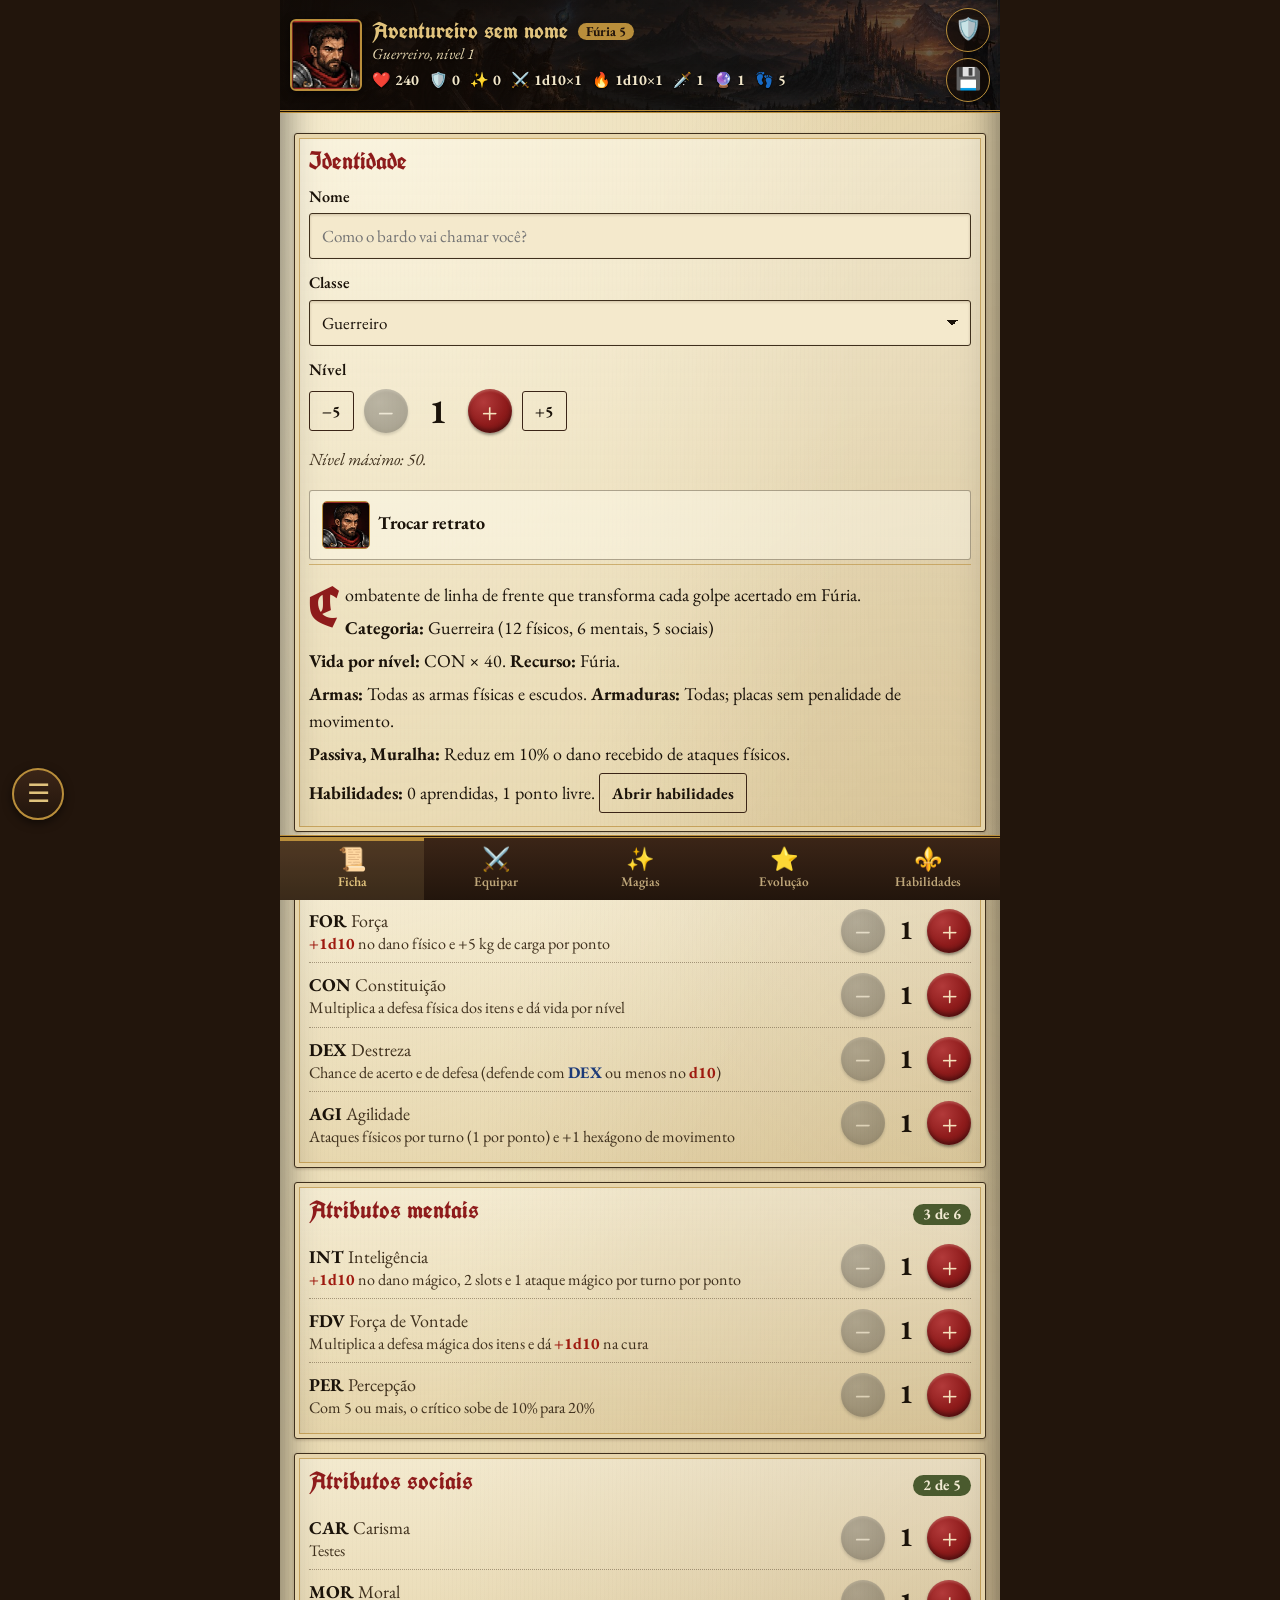
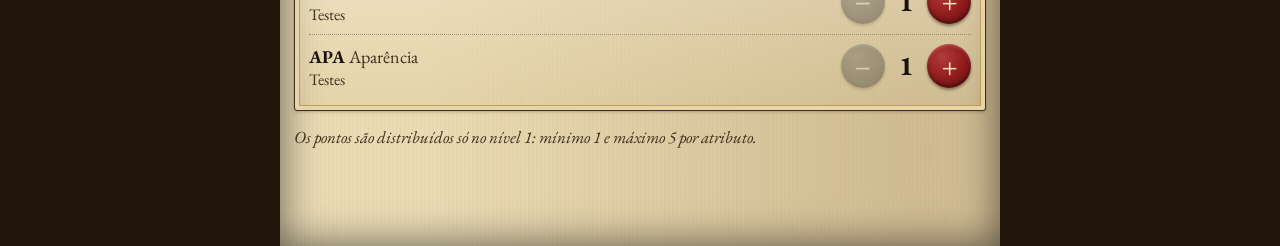
<file: index.html>
<!DOCTYPE html>
<html lang="pt-BR">
<head>
<meta charset="UTF-8">
<meta name="viewport" content="width=device-width, initial-scale=1, viewport-fit=cover">
<meta name="theme-color" content="#2b1a10">
<title>Livro do Aventureiro</title>
<link rel="preconnect" href="https://fonts.googleapis.com">
<link rel="preconnect" href="https://fonts.gstatic.com" crossorigin>
<link href="https://fonts.googleapis.com/css2?family=UnifrakturCook:wght@700&family=EB+Garamond:ital,wght@0,400;0,600;0,700;1,400&display=swap" rel="stylesheet">
<style>
:root{
  --pergaminho:#eadbb4;
  --pergaminho-claro:#f4e9cc;
  --tinta:#1a1209;
  --tinta-suave:#3f301d;
  --lapis:#1c3a78;
  --rubrica:#9e1a0f;
  --couro:#3b2517;
  --couro-escuro:#22150c;
  --lacre:#8e1b1b;
  --lacre-escuro:#5e1010;
  --ouro:#b98e3b;
  --ouro-claro:#e0c27c;
  --musgo:#4a5a2e;
  --titulo:'UnifrakturCook','Old English Text MT',Georgia,serif;
  --texto:'EB Garamond','Garamond','Palatino Linotype',Palatino,Georgia,serif;
  --topo:76px;
  color-scheme:light;
}
*{box-sizing:border-box;-webkit-tap-highlight-color:transparent}
html,body{margin:0;min-height:100%}
html{font-size:17px}
body{font-family:var(--texto);font-size:1.06rem;line-height:1.5;color:var(--tinta);background:var(--couro-escuro)}
.livro{
  max-width:720px;margin:0 auto;min-height:100vh;
  padding-bottom:calc(76px + env(safe-area-inset-bottom,0px));
  background:
    radial-gradient(ellipse at 15% 8%,rgba(255,250,230,.55),transparent 55%),
    radial-gradient(ellipse at 90% 95%,rgba(110,70,20,.22),transparent 55%),
    radial-gradient(ellipse at 100% 30%,rgba(110,70,20,.12),transparent 40%),
    repeating-linear-gradient(90deg,rgba(90,60,20,.025) 0 1px,transparent 1px 4px),
    var(--pergaminho);
  box-shadow:0 0 40px rgba(0,0,0,.6) inset;
}

/* ---------- Cabeçalho ---------- */
.topo{
  position:sticky;top:0;z-index:5;
  padding:calc(8px + env(safe-area-inset-top,0px)) 10px 8px;
  background:linear-gradient(90deg,rgba(18,11,6,.92) 0%,rgba(18,11,6,.72) 45%,rgba(18,11,6,.35) 100%),url('imagens/cabecalho.jpg') center 35%/cover no-repeat,var(--couro-escuro);
  border-bottom:3px double var(--ouro);color:var(--ouro-claro);
}
.topo-conteudo{display:flex;align-items:center;gap:10px}
.retrato-topo{flex:none;width:72px;height:72px;padding:0;cursor:pointer;border:2px solid var(--ouro);border-radius:6px;overflow:hidden;background:var(--couro-escuro);box-shadow:0 2px 8px rgba(0,0,0,.6)}
.retrato-topo img{display:block;width:100%;height:100%;object-fit:cover}
.info-topo{flex:1;min-width:0;text-shadow:0 1px 2px #000}
.nome-topo{font-family:var(--titulo);font-weight:700;font-size:1.35rem;line-height:1.1;color:var(--ouro-claro);white-space:nowrap;overflow:hidden;text-overflow:ellipsis}
.sub-topo{font-size:.9rem;color:#e8d8b0;font-style:italic}
.stats-topo{display:flex;flex-wrap:wrap;gap:2px 10px;margin-top:3px;font-size:.88rem;font-weight:700;color:#f3e7c9}
.stats-topo span{white-space:nowrap}
.recurso-topo{display:inline-block;vertical-align:3px;margin-left:4px;padding:1px 8px;border-radius:10px;font-family:var(--texto);font-size:.8rem;font-weight:700;color:var(--couro-escuro);background:var(--ouro);text-shadow:none}
.acoes-topo{flex:none;display:flex;flex-direction:column;gap:6px}
.btn-icone{width:44px;height:44px;cursor:pointer;border:1px solid var(--ouro);border-radius:50%;font-size:1.25rem;line-height:1;
  background:rgba(18,11,6,.7);color:var(--ouro-claro);box-shadow:0 1px 4px rgba(0,0,0,.6)}
.btn-icone[aria-current=page]{background:var(--ouro)}
.menu-flutuante{position:fixed;left:12px;bottom:calc(80px + env(safe-area-inset-bottom,0px));z-index:9;width:52px;height:52px;border-radius:50%;cursor:pointer;
  border:2px solid var(--ouro);background:linear-gradient(180deg,var(--couro),var(--couro-escuro));color:var(--ouro-claro);font-size:1.5rem;line-height:1;box-shadow:0 3px 10px rgba(0,0,0,.55)}
.retratos-grade{display:grid;grid-template-columns:repeat(auto-fill,minmax(72px,1fr));gap:8px;margin:6px 0 10px}
.retratos-grade button{padding:0;cursor:pointer;border:2px solid transparent;border-radius:6px;overflow:hidden;background:var(--couro-escuro);aspect-ratio:1}
.retratos-grade button[aria-pressed=true]{border-color:var(--lacre);box-shadow:0 0 0 2px var(--ouro)}
.retratos-grade img{display:block;width:100%;height:100%;object-fit:cover}
.mini-retrato{width:48px;height:48px;border-radius:5px;border:1px solid var(--ouro);object-fit:cover;flex:none;background:var(--couro-escuro)}
.pers-linha{display:flex;align-items:center;gap:10px;padding:8px 0;border-top:1px dotted rgba(63,48,29,.45)}
.pers-linha:first-of-type{border-top:none}
.pers-linha .txt{flex:1;min-width:0}
.pers-linha.atual{background:rgba(224,194,124,.18);margin:0 -8px;padding:8px}

/* ---------- Menu lateral ---------- */
.veu{position:fixed;inset:0;background:rgba(0,0,0,.55);z-index:25}
.veu[hidden]{display:none}
.gaveta{
  position:fixed;top:0;bottom:0;left:0;z-index:30;width:min(86vw,330px);overflow-y:auto;
  padding:calc(16px + env(safe-area-inset-top,0px)) 12px calc(16px + env(safe-area-inset-bottom,0px));
  background:linear-gradient(180deg,var(--couro),var(--couro-escuro));border-right:3px double var(--ouro);color:var(--ouro-claro);
  transform:translateX(-105%);transition:transform .25s ease;visibility:hidden;
}
.gaveta.aberta{transform:none;visibility:visible}
.gaveta .cab{display:flex;justify-content:space-between;align-items:center;margin-bottom:8px}
.gaveta .cab b{font-family:var(--titulo);font-size:1.6rem}
.gaveta .cab button{width:44px;height:44px;background:none;border:1px solid var(--ouro);border-radius:3px;color:var(--ouro-claro);font-size:1.3rem;cursor:pointer}
.gaveta h3{font-family:var(--texto);font-style:italic;font-weight:400;color:#cbb487;font-size:1rem;margin:16px 6px 6px;border-bottom:1px solid rgba(185,142,59,.5);padding-bottom:4px}
.gaveta .ir{display:flex;align-items:center;gap:12px;width:100%;min-height:48px;padding:8px 10px;cursor:pointer;
  background:none;border:none;border-radius:3px;color:var(--ouro-claro);font-family:var(--texto);font-size:1.08rem;font-weight:600;text-align:left}
.gaveta .ir .ic{width:1.6em;text-align:center;font-size:1.2rem}
.gaveta .ir[aria-current=page]{background:rgba(224,194,124,.14);box-shadow:inset 3px 0 0 var(--ouro)}

/* ---------- Seções ---------- */
.folha{padding:6px 14px 20px}
.bloco{
  position:relative;margin:14px 0;padding:14px 14px 12px;
  background:linear-gradient(180deg,rgba(255,252,240,.45),rgba(214,192,140,.25));
  border:1px solid var(--tinta-suave);border-radius:3px;
  box-shadow:inset 0 0 0 4px rgba(234,219,180,.9),inset 0 0 0 5px rgba(185,142,59,.7),0 1px 3px rgba(40,20,5,.25);
}
.bloco h2{font-family:var(--titulo);font-weight:700;font-size:1.45rem;line-height:1.1;color:var(--lacre);
  margin:0 0 10px;display:flex;justify-content:space-between;align-items:baseline;gap:8px}
.bloco h2 small{font-family:var(--texto);font-size:1.0rem;color:var(--tinta-suave);font-weight:600}
.bloco p{margin:6px 0}
.titulo-pagina{font-family:var(--titulo);font-size:2rem;color:var(--lacre);margin:14px 2px 2px;line-height:1.1}
.intro{margin:0 2px 8px;color:var(--tinta-suave);font-style:italic}
.nota{font-size:1.0rem;color:var(--tinta-suave);font-style:italic;margin:4px 0 0}
.capitular::first-letter{float:left;font-family:var(--titulo);font-size:3.1em;line-height:.8;color:var(--lacre);padding:4px 6px 0 0}

/* ---------- Campos ---------- */
.campo{display:flex;flex-direction:column;gap:4px;margin-bottom:12px}
.campo label{font-weight:600;font-size:.95rem}
input[type=text],input[type=search],select,textarea{
  font-family:var(--texto);font-size:17px;color:var(--tinta);width:100%;min-height:46px;
  padding:10px 12px;border:1px solid var(--tinta-suave);border-radius:3px;
  background:var(--pergaminho-claro);box-shadow:inset 0 1px 3px rgba(60,35,10,.2);
}
select{
  -webkit-appearance:none;appearance:none;padding-right:36px;
  background-image:linear-gradient(45deg,transparent 50%,var(--tinta) 50%),linear-gradient(135deg,var(--tinta) 50%,transparent 50%);
  background-position:calc(100% - 18px) 50%,calc(100% - 12px) 50%;background-size:6px 6px;background-repeat:no-repeat;
}
select:disabled{opacity:.45}
textarea{min-height:110px;font-size:14px;font-family:ui-monospace,Consolas,monospace}
:focus-visible{outline:3px solid var(--ouro);outline-offset:2px}

/* ---------- Selos ---------- */
.selo{
  width:44px;height:44px;border-radius:50%;border:none;flex:none;cursor:pointer;
  font-family:var(--texto);font-size:1.5rem;font-weight:700;line-height:1;color:#f5e2bd;
  background:radial-gradient(circle at 35% 30%,#b23a3a,var(--lacre) 55%,var(--lacre-escuro));
  box-shadow:0 2px 3px rgba(0,0,0,.4),inset 0 -3px 4px rgba(0,0,0,.35),inset 0 2px 2px rgba(255,200,180,.25);
}
.selo:active{transform:scale(.94)}
.selo:disabled{filter:grayscale(1);opacity:.35}
.nivel{display:flex;align-items:center;gap:10px;flex-wrap:wrap}
.nivel .num{font-size:2rem;font-weight:700;min-width:2.2ch;text-align:center}

/* ---------- Atributos ---------- */
.atributo{display:grid;grid-template-columns:1fr auto auto auto;gap:10px;align-items:center;padding:8px 0;border-top:1px dotted rgba(92,74,51,.5)}
.atributo:first-of-type{border-top:none}
.atributo .nome{font-weight:700}
.atributo .nome span{font-weight:400;color:var(--tinta-suave)}
.atributo .desc{font-size:0.95rem;color:var(--tinta-suave);line-height:1.25}
.atributo .valor{font-size:1.6rem;font-weight:700;min-width:1.6ch;text-align:center}
.atributo .extra{font-size:.8rem;color:var(--musgo);font-weight:700;display:block;text-align:center}
.restante{font-family:var(--texto);font-size:.9rem;padding:2px 10px;border-radius:12px;background:var(--musgo);color:#f2ead3;white-space:nowrap}
.restante.zero{background:var(--tinta-suave)}
.classe-info{border-top:1px solid rgba(185,142,59,.6);padding-top:10px;margin-top:4px}

/* ---------- Itens ---------- */
.tier{display:inline-block;font-size:.78rem;font-weight:700;padding:1px 8px;border-radius:10px;color:#fbf2dc;vertical-align:2px}
.slot,.entrada{padding:10px 0;border-top:1px dotted rgba(92,74,51,.5)}
.slot:first-of-type,.entrada:first-of-type{border-top:none;padding-top:0}
.slot label{font-weight:700;display:block;margin-bottom:4px}
.entrada .nome{font-weight:700;font-size:1.05rem}
.detalhe{font-size:1.0rem;color:var(--tinta-suave);margin-top:4px;line-height:1.35}
.detalhe em{color:var(--tinta)}

/* ---------- Filtros ---------- */
.filtros{margin:10px 0 0}
.det-filtros{margin-top:8px;border:1px solid rgba(63,48,29,.45);border-radius:3px;background:rgba(255,252,240,.5)}
.det-filtros summary{cursor:pointer;list-style:none;padding:10px 12px;font-weight:700;display:flex;align-items:center;gap:8px;min-height:44px}
.det-filtros summary::-webkit-details-marker{display:none}
.det-filtros summary::after{content:'▾';margin-left:auto;color:var(--ouro)}
.det-filtros[open] summary::after{content:'▴'}
.det-filtros .qtd{font-size:.85rem;font-weight:700;padding:1px 8px;border-radius:10px;background:var(--couro);color:var(--ouro-claro)}
.det-filtros .corpo-filtros{padding:0 12px 12px}
.det-filtros .chips{flex-wrap:wrap;overflow:visible}
.det-filtros .rotulo-filtro{display:block;font-size:.9rem;font-weight:700;color:var(--tinta-suave);margin-top:10px}
.btn-topo{position:fixed;right:14px;bottom:calc(76px + env(safe-area-inset-bottom,0px));z-index:9;width:48px;height:48px;border-radius:50%;cursor:pointer;
  border:1px solid var(--ouro);background:var(--couro);color:var(--ouro-claro);font-size:1.3rem;box-shadow:0 2px 6px rgba(0,0,0,.4)}
.btn-topo[hidden]{display:none}
.chips{display:flex;gap:8px;overflow-x:auto;padding-bottom:4px;margin-top:8px;scrollbar-width:none}
.chips::-webkit-scrollbar{display:none}
.chip{flex:none;min-height:40px;padding:6px 14px;border-radius:20px;cursor:pointer;
  border:1px solid var(--tinta-suave);background:var(--pergaminho-claro);color:var(--tinta);font-family:var(--texto);font-size:.95rem;font-weight:600}
.chip[aria-pressed=true]{background:var(--couro);color:var(--ouro-claro);border-color:var(--ouro)}

/* ---------- Magias ---------- */
.contador{position:sticky;top:var(--topo);z-index:3;margin:12px 0 0;padding:10px 14px;
  background:var(--couro);color:var(--ouro-claro);border:1px solid var(--ouro);border-radius:3px;display:flex;justify-content:space-between;align-items:center;font-weight:600}
.contador .barra{flex:1;height:8px;margin:0 12px;background:rgba(255,255,255,.12);border-radius:4px;overflow:hidden}
.contador .barra i{display:block;height:100%;background:var(--ouro)}
.contador.excedido .barra i{background:#d14a4a}
.magia{display:grid;grid-template-columns:34px 1fr;gap:8px;padding:10px 0;border-top:1px dotted rgba(92,74,51,.5)}
.magia:first-of-type{border-top:none}
.magia input{width:26px;height:26px;margin:2px 0 0;accent-color:var(--lacre)}
.magia.bloqueada{opacity:.5}
.magia .titulo{font-weight:700}
.magia .info{font-size:0.98rem;color:var(--tinta-suave)}
.valor-calc{font-size:1.0rem;color:var(--musgo);font-weight:600;margin-top:2px}

/* ---------- Habilidades ---------- */
.hab{display:grid;grid-template-columns:52px 1fr;gap:12px;padding:12px 0;border-top:1px dotted rgba(92,74,51,.5)}
.hab:first-of-type{border-top:none;padding-top:2px}
.hab .nv{width:48px;height:48px;border-radius:50%;display:flex;flex-direction:column;align-items:center;justify-content:center;
  border:2px solid var(--ouro);background:var(--pergaminho-claro);line-height:1}
.hab .nv small{font-size:.66rem;color:var(--tinta-suave)}
.hab .nv b{font-size:1.25rem}
.hab.liberada .nv{background:var(--couro);color:var(--ouro-claro)}
.hab.liberada .nv small{color:#cbb487}
.hab.travada{opacity:.6}
.hab .titulo{font-weight:700;font-size:1.05rem}
.hab .meta{font-size:0.96rem;color:var(--tinta-suave)}

/* ---------- Status ---------- */
.aviso{margin:6px 0;padding:8px 12px;background:rgba(142,27,27,.1);border-left:4px solid var(--lacre);font-size:.95rem}
.resultado p{margin:6px 0;display:flex;justify-content:space-between;gap:10px}
.resultado b{white-space:nowrap}

/* ---------- Tutoriais ---------- */
details.capitulo{margin:12px 0;border:1px solid var(--tinta-suave);border-radius:3px;background:rgba(255,252,240,.35);
  box-shadow:inset 0 0 0 4px rgba(234,219,180,.9),inset 0 0 0 5px rgba(185,142,59,.7)}
details.capitulo summary{list-style:none;cursor:pointer;padding:14px 16px;font-family:var(--titulo);font-size:1.35rem;color:var(--lacre);display:flex;justify-content:space-between;align-items:center;gap:10px}
details.capitulo summary::-webkit-details-marker{display:none}
details.capitulo summary::after{content:'▾';font-family:var(--texto);color:var(--ouro);font-size:1rem}
details.capitulo[open] summary::after{content:'▴'}
details.capitulo .corpo{padding:0 16px 14px}
.formula{margin:10px 0;padding:10px 12px;background:var(--couro);color:var(--ouro-claro);border-radius:3px;font-weight:600;line-height:1.4}
.tabela{overflow-x:auto;margin:10px 0}
.tabela table{border-collapse:collapse;width:100%;min-width:420px;font-size:1.0rem}
.tabela th,.tabela td{border:1px solid rgba(92,74,51,.45);padding:6px 8px;text-align:left;vertical-align:top}
.tabela th{background:rgba(59,37,23,.12)}
.corpo ul{padding-left:1.2em;margin:6px 0}
.corpo li{margin:4px 0}

/* ---------- Botões ---------- */
.botoes{display:flex;flex-wrap:wrap;gap:10px}
.btn{font-family:var(--texto);font-size:1.02rem;font-weight:700;min-height:46px;padding:10px 16px;cursor:pointer;
  border:1px solid var(--couro);border-radius:3px;color:var(--tinta);background:linear-gradient(180deg,var(--ouro-claro),var(--ouro));box-shadow:0 2px 0 var(--couro)}
.btn:active{transform:translateY(1px);box-shadow:0 1px 0 var(--couro)}
.btn.lacre{background:linear-gradient(180deg,#a83030,var(--lacre-escuro));color:#f5e2bd}
.btn.simples{background:transparent;box-shadow:none}
.btn.pequeno{min-height:40px;padding:6px 12px;font-size:.95rem}
.salvo{display:flex;justify-content:space-between;align-items:center;gap:10px;padding:10px 0;border-top:1px dotted rgba(92,74,51,.5)}
.salvo:first-of-type{border-top:none}
.salvo .n{font-weight:700}
.salvo .m{font-size:0.98rem;color:var(--tinta-suave)}
.vazio{font-style:italic;color:var(--tinta-suave)}


/* ---------- Escolha de item (slot) ---------- */
.escolher{display:flex;align-items:center;gap:12px;width:100%;min-height:56px;padding:10px 12px;cursor:pointer;text-align:left;
  font-family:var(--texto);font-size:1.02rem;color:var(--tinta);
  border:1px solid var(--tinta-suave);border-radius:3px;background:var(--pergaminho-claro);box-shadow:inset 0 1px 3px rgba(60,35,10,.2)}
.escolher .txt{flex:1;min-width:0}
.escolher .txt b{display:block}
.escolher .vazio-slot{font-style:italic;color:var(--tinta-suave)}
.escolher .seta{color:var(--ouro);font-size:1.3rem}
.escolher:disabled{opacity:.5;cursor:not-allowed}

/* ---------- Modal de itens ---------- */
.modal-fundo{position:fixed;inset:0;z-index:50;background:rgba(15,8,3,.6);display:flex;align-items:flex-end;justify-content:center}
.modal-fundo[hidden]{display:none}
.modal{
  width:100%;max-width:720px;max-height:88vh;display:flex;flex-direction:column;
  background:
    radial-gradient(ellipse at 15% 0%,rgba(255,250,230,.6),transparent 55%),
    var(--pergaminho);
  border-top:3px double var(--ouro);border-radius:10px 10px 0 0;box-shadow:0 -6px 30px rgba(0,0,0,.5);
  padding-bottom:env(safe-area-inset-bottom,0px);animation:subir .22s ease-out;
}
@keyframes subir{from{transform:translateY(40px);opacity:.4}to{transform:none;opacity:1}}
.modal .cab{display:flex;align-items:center;gap:10px;padding:14px 16px 10px;border-bottom:1px solid rgba(92,74,51,.4)}
.modal .cab h2{flex:1;margin:0;font-family:var(--titulo);font-weight:700;font-size:1.5rem;color:var(--lacre);line-height:1.1}
.modal .cab small{display:block;font-family:var(--texto);font-size:0.98rem;color:var(--tinta-suave);font-weight:400}
.modal .cab button{width:44px;height:44px;flex:none;cursor:pointer;background:none;border:1px solid var(--tinta-suave);border-radius:3px;font-size:1.2rem;color:var(--tinta)}
.modal .chips{padding:8px 16px 0;margin:0}
#modal-busca{margin:10px 16px 0;width:calc(100% - 32px)}
.modal-det{margin:8px 16px 0}
.modal-det summary{min-height:40px;padding:6px 12px}
#modal-chips{max-height:34vh;overflow-y:auto}
#modal-chips .rotulo-filtro{margin-top:6px}
#modal-chips .chips{padding:4px 0 0;flex-wrap:wrap}
.contagem{margin:12px 2px 0;font-weight:700;color:var(--tinta-suave)}
.modal .lista{overflow-y:auto;padding:4px 16px 16px;-webkit-overflow-scrolling:touch;overscroll-behavior:contain}
.modal .grupo{font-style:italic;color:var(--tinta-suave);margin:14px 0 4px;padding-bottom:3px;border-bottom:1px solid rgba(185,142,59,.6)}
.opcao{display:block;width:100%;text-align:left;cursor:pointer;margin:6px 0;padding:10px 12px;
  font-family:var(--texto);font-size:1rem;color:var(--tinta);
  background:rgba(255,252,240,.55);border:1px solid rgba(92,74,51,.35);border-radius:3px}
.opcao .nome{font-weight:700;font-size:1.06rem;display:flex;justify-content:space-between;gap:8px;align-items:baseline}
.opcao .marca{font-size:0.95rem;color:var(--musgo);font-weight:700;white-space:nowrap}
.opcao .alerta{font-size:0.96rem;color:var(--lacre);font-weight:600;margin-top:4px}
.opcao[aria-selected=true]{border:2px solid var(--ouro);background:rgba(224,194,124,.3)}
.opcao.remover{font-style:italic;color:var(--tinta-suave)}
@media (prefers-reduced-motion:reduce){.modal{animation:none}}

/* ---------- Painel de status ---------- */
.dica{margin:10px 2px 0;font-size:1.0rem;color:var(--tinta-suave);font-style:italic}
.painel{margin:18px 0 4px}
.painel > h2{font-family:var(--titulo);font-weight:700;font-size:1.4rem;line-height:1.1;color:var(--lacre);margin:0 2px 8px;
  display:flex;justify-content:space-between;align-items:baseline;gap:8px}
.painel > h2 small{font-family:var(--texto);font-size:0.96rem;color:var(--tinta-suave);font-weight:600}
.cards{display:grid;grid-template-columns:repeat(2,minmax(0,1fr));gap:8px}
@media (min-width:520px){.cards{grid-template-columns:repeat(3,minmax(0,1fr))}.cards.q4{grid-template-columns:repeat(4,minmax(0,1fr))}}
.card{position:relative;display:flex;flex-direction:column;align-items:flex-start;justify-content:flex-start;gap:2px;min-height:86px;
  padding:10px 12px;text-align:left;cursor:pointer;font-family:var(--texto);color:var(--tinta);
  background:linear-gradient(180deg,rgba(255,252,240,.75),rgba(230,211,163,.45));border:1px solid var(--tinta-suave);border-radius:4px;
  box-shadow:inset 0 0 0 3px rgba(244,233,204,.9),inset 0 0 0 4px rgba(185,142,59,.55),0 1px 2px rgba(40,20,5,.2)}
.card::after{content:'ⓘ';position:absolute;top:7px;right:9px;font-size:.78rem;color:var(--ouro)}
.card:active{transform:scale(.98)}
.card .rot{font-size:0.96rem;font-weight:600;color:var(--tinta-suave);line-height:1.2;padding-right:14px}
.card .val{font-size:1.5rem;font-weight:700;line-height:1.1;overflow-wrap:anywhere;margin-top:2px}
.card .sub{font-size:0.9rem;color:var(--tinta-suave);line-height:1.25;margin-top:auto;padding-top:2px}
.card.vida{background:linear-gradient(180deg,#4a2e1c,var(--couro-escuro));border-color:var(--ouro);color:var(--ouro-claro);
  box-shadow:inset 0 0 0 3px rgba(59,37,23,.9),inset 0 0 0 4px rgba(185,142,59,.7),0 1px 3px rgba(0,0,0,.35)}
.card.vida .rot,.card.vida .sub{color:#cbb487}
.card.vida .val{font-size:1.9rem}
.card.alerta{border-color:var(--lacre);box-shadow:inset 0 0 0 3px rgba(244,233,204,.9),inset 0 0 0 4px rgba(142,27,27,.55),0 1px 2px rgba(40,20,5,.2)}
.card.alerta .sub{color:var(--lacre);font-weight:700}
.attrs{display:grid;grid-template-columns:repeat(5,minmax(0,1fr));gap:6px}
.attr{display:flex;flex-direction:column;align-items:center;gap:1px;min-height:78px;padding:8px 2px;cursor:pointer;font-family:var(--texto);color:var(--tinta);
  background:rgba(255,252,240,.55);border:1px solid rgba(92,74,51,.45);border-radius:4px}
.attr:active{transform:scale(.97)}
.attr .sig{font-size:.78rem;font-weight:700;color:var(--tinta-suave);letter-spacing:.02em}
.attr .v{font-size:1.45rem;font-weight:700;line-height:1.1}
.attr .v sup{font-size:.6em;color:var(--musgo)}
.attr .tp{font-size:0.82rem;line-height:1.2;color:var(--musgo);font-weight:700;text-align:center}
.legenda{font-size:0.92rem;color:var(--tinta-suave);margin:6px 2px 0}
.lista-hab{margin:0;padding:0;list-style:none}
.lista-hab li{padding:8px 0;border-top:1px dotted rgba(92,74,51,.5)}
.lista-hab li:first-child{border-top:none;padding-top:0}
.lista-hab b{font-size:1.02rem}
.lista-hab span{font-size:0.96rem;color:var(--tinta-suave)}
.avisos .aviso:first-child{margin-top:12px}
.info-corpo{padding:12px 0 8px;font-size:1rem;line-height:1.5}
.info-corpo .btn{margin-top:12px}

/* ---------- Habilidades compráveis ---------- */
.hc{padding:12px 0;border-top:1px dotted rgba(92,74,51,.5)}
.hc:first-of-type{border-top:none;padding-top:2px}
.hc .topo-hc{display:flex;justify-content:space-between;align-items:baseline;gap:8px;flex-wrap:wrap}
.hc .nome{font-weight:700;font-size:1.08rem}
.cat{display:inline-block;font-size:.74rem;font-weight:700;padding:1px 8px;border-radius:10px;color:#fbf2dc;white-space:nowrap}
.hc .meta{font-size:0.96rem;color:var(--tinta-suave);margin:2px 0 4px}
.hc .exemplos{margin:6px 0 2px;padding-left:1.1em;font-size:1.0rem;color:var(--tinta-suave)}
.hc .exemplos li{margin:3px 0}
.hc .dados{font-size:1.0rem;color:var(--musgo);font-weight:600;margin-top:4px}
.hc .acoes-hc{display:flex;gap:8px;align-items:center;margin-top:8px}
.hc .acoes-hc .btn:disabled{opacity:.45;cursor:not-allowed}
.hc.aprendida{background:linear-gradient(90deg,rgba(185,142,59,.18),transparent 70%);margin:0 -14px;padding-left:14px;padding-right:14px;box-shadow:inset 3px 0 0 var(--ouro)}
.hc.travada{opacity:.62}
.selo-ok{font-size:0.95rem;font-weight:700;color:var(--musgo)}
.nivel-bloco h2 small.livre{color:var(--musgo)}
.furia{background:linear-gradient(180deg,rgba(142,27,27,.12),rgba(214,192,140,.25))}
.medidor{display:flex;gap:6px;flex-wrap:wrap;margin:4px 0 12px}
.medidor i{width:26px;height:26px;border-radius:50%;border:2px solid var(--lacre-escuro);background:var(--pergaminho-claro);box-shadow:inset 0 1px 2px rgba(60,35,10,.3)}
.medidor i.acesa{background:radial-gradient(circle at 40% 35%,#ffd27a,#e0622a 45%,var(--lacre) 75%,var(--lacre-escuro));box-shadow:0 0 6px rgba(224,98,42,.6)}
.furia .valor-furia{font-size:2rem;font-weight:700;line-height:1}
.furia .valor-furia small{font-size:1rem;color:var(--tinta-suave);font-weight:600}

.alvo{padding:10px 0;border-top:1px dotted rgba(92,74,51,.5)}
.alvo:first-of-type{border-top:none;padding-top:0}
.alvo .linha-alvo{display:flex;gap:8px;align-items:center}
.alvo .linha-alvo input{flex:1;min-height:42px;font-weight:700}
.alvo .linha-alvo .fechar{width:42px;height:42px;flex:none;cursor:pointer;background:none;border:1px solid var(--tinta-suave);border-radius:3px;font-size:1.05rem;color:var(--tinta)}
.alvo .medidor{margin:8px 0}
.alvo .medidor i{width:22px;height:22px}
.alvo .medidor b{margin-left:6px;align-self:center}
.alvo .botoes{gap:6px}

/* ---------- Realce de dados e atributos ---------- */
.dado{color:var(--rubrica);font-weight:700;white-space:nowrap}
.atr{color:var(--lapis);font-weight:700;letter-spacing:.02em}
.card.vida .dado,.bolsa .dado,.formula .dado{color:#ffb39e}
.card.vida .atr,.formula .atr{color:#b9cdf5}
.detalhe,.hc .meta,.magia .info,.evo .efeito,.atributo .desc{color:var(--tinta-suave)}
.hc > div,.hc .exemplos{color:var(--tinta)}

/* ---------- Lista de magias ---------- */
.linha-magia{display:grid;grid-template-columns:auto 1fr auto;gap:10px;align-items:center;padding:9px 0;border-top:1px dotted rgba(63,48,29,.45)}
.linha-magia:first-of-type,.bloco .nota + .linha-magia{border-top:none}
.linha-magia input{width:26px;height:26px;margin:0;accent-color:var(--lacre)}
.linha-magia.bloqueada{opacity:.5}
.linha-magia .meio{min-width:0;line-height:1.3}
.nome-magia{display:inline;padding:0;margin:0 6px 0 0;border:none;background:none;cursor:pointer;text-align:left;
  font-family:var(--texto);font-size:1.08rem;font-weight:700;color:var(--tinta);
  text-decoration:underline;text-decoration-color:var(--ouro);text-decoration-thickness:2px;text-underline-offset:3px}
.nome-magia .ponto{display:inline-block;width:9px;height:9px;border-radius:50%;margin-right:6px;vertical-align:1px}
.linha-magia .resumo{font-size:.98rem;color:var(--tinta-suave)}
.linha-magia .lado{text-align:right;font-size:.88rem;color:var(--tinta-suave);white-space:nowrap;line-height:1.3}
.usos{font-weight:700;color:var(--musgo);font-size:1rem}
.usos.zerado,.usos-num.zerado{color:var(--lacre)}
.linha-magia.equipada .nome-magia{color:var(--lacre-escuro)}
.reset-usos{margin:10px 0 0}
.resumo-grande{font-size:1.15rem;font-weight:700;margin:0 0 8px}
.ficha-magia{display:grid;grid-template-columns:auto 1fr;gap:4px 14px;margin:0 0 10px;padding:10px 12px;background:rgba(255,252,240,.6);border:1px solid rgba(63,48,29,.35);border-radius:3px}
.ficha-magia dt{font-weight:700}
.ficha-magia dd{margin:0}
.usos-bloco{margin-top:12px;padding:10px 12px;border-left:3px solid var(--ouro);background:rgba(255,252,240,.5)}
.usos-bloco .btn{margin-top:8px}
.usos-num{font-weight:700;color:var(--musgo)}

.tema-item{display:inline-block;font-size:.82rem;font-weight:700;color:var(--couro);border:1px solid var(--ouro);border-radius:10px;padding:0 8px;background:rgba(224,194,124,.25)}
.desvantagem-item{margin-top:6px;padding:4px 8px;border-left:3px solid var(--lacre);background:rgba(142,27,27,.08);color:var(--tinta)}
.historia-item{margin-top:6px;font-style:italic}
.criatura{margin:10px 0;padding:10px 12px;border:1px solid var(--ouro);border-radius:3px;background:rgba(224,194,124,.12)}
.criatura .sub-titulo{margin-top:0}
.desvantagem{margin:10px 0;padding:10px 12px;border-left:4px solid var(--lacre);background:rgba(142,27,27,.1)}
.historia{font-style:italic;color:var(--tinta-suave);border-top:1px solid rgba(185,142,59,.6);padding-top:8px}

/* ---------- Bestiário ---------- */
.estrelas{letter-spacing:1px;font-size:1rem;white-space:nowrap}
.tag-dif{display:inline-block;font-size:.8rem;font-weight:700;padding:1px 8px;border-radius:10px;color:#fbf2dc;white-space:nowrap}
.tag-esp{display:inline-block;font-size:.8rem;font-weight:700;padding:1px 8px;border-radius:10px;background:var(--couro);color:var(--ouro-claro);border:1px solid var(--ouro)}
.linha-mon{display:grid;grid-template-columns:1fr auto;gap:10px;align-items:center;padding:9px 0;border-top:1px dotted rgba(63,48,29,.45)}
.linha-mon:first-of-type{border-top:none}
.linha-mon .resumo{font-size:.98rem;color:var(--tinta-suave)}
.linha-mon .lado{text-align:right}
.mapa{display:block;position:relative;margin:10px 0 0;border:2px solid var(--couro);border-radius:3px;overflow:hidden;box-shadow:0 2px 6px rgba(0,0,0,.35)}
.mapa img{display:block;width:100%;height:auto}
.mapa .falta{display:none;padding:20px;text-align:center;font-style:italic;color:var(--tinta-suave)}
.mapa.sem-imagem img{display:none}
.mapa.sem-imagem .falta{display:block}
.lugar h2{font-size:1.3rem}
.sub-bloco{margin-top:10px;border:1px solid rgba(63,48,29,.4);border-radius:3px;background:rgba(255,252,240,.45)}
.sub-bloco summary{cursor:pointer;padding:10px 12px;font-weight:700;list-style:none}
.sub-bloco summary::-webkit-details-marker{display:none}
.sub-bloco summary small{font-weight:400;color:var(--tinta-suave)}
.sub-bloco > p,.sub-bloco > ul{margin:0 12px 10px}
.lista-preco{list-style:none;padding:0}
.lista-preco li{display:flex;justify-content:space-between;gap:10px;padding:5px 0;border-top:1px dotted rgba(63,48,29,.35)}
.lista-preco li:first-child{border-top:none}
.lista-preco li b{white-space:nowrap;text-align:right}
.lista-preco li.missao{display:block;border-top:none;padding:0 0 6px 12px;font-size:.92rem;font-style:italic;color:var(--tinta-suave)}
.fontes{margin-top:6px;padding:6px 10px;border-left:3px solid var(--ouro);background:rgba(224,194,124,.15);font-size:.95rem;line-height:1.6}
.lugar-lista{margin-top:8px;line-height:1.9}
.tag-treino{display:inline-block;font-size:.78rem;font-weight:700;padding:0 7px;border-radius:9px;border:1px solid var(--lacre);color:var(--lacre)}
.local-mon{display:inline-block;font-size:.9rem;color:var(--lapis);font-weight:600}
.batalha{background:linear-gradient(180deg,rgba(59,37,23,.12),rgba(214,192,140,.25))}
.inimigo{padding:12px 0;border-top:1px solid rgba(63,48,29,.45)}
.inimigo:first-of-type{border-top:none;padding-top:4px}
.inimigo.caido{opacity:.7}
.inimigo .topo-ini{display:flex;align-items:center;gap:8px;flex-wrap:wrap}
.inimigo .topo-ini .nv{font-weight:700}
.inimigo .topo-ini .fechar{margin-left:auto;width:40px;height:40px;cursor:pointer;background:none;border:1px solid var(--tinta-suave);border-radius:3px;font-size:1rem;color:var(--tinta)}
.barra-vida{position:relative;height:26px;margin:8px 0;border:1px solid var(--lacre-escuro);border-radius:3px;background:var(--pergaminho-claro);overflow:hidden}
.barra-vida i{position:absolute;left:0;top:0;bottom:0;background:linear-gradient(180deg,#b23a3a,var(--lacre));transition:width .2s}
.barra-vida span{position:relative;display:block;text-align:center;font-weight:700;line-height:24px;color:var(--tinta);text-shadow:0 0 3px #fff,0 0 3px #fff}
.marca-fase{position:absolute;top:0;bottom:0;width:2px;background:var(--couro-escuro);opacity:.7;z-index:1}
.fase-ativa{margin:4px 0;padding:6px 10px;border-left:4px solid #e0622a;background:rgba(224,98,42,.12);font-size:.95rem}
ol.fases{padding-left:1.2em;margin:4px 0}
ol.fases li{margin:4px 0;padding:4px 6px;border-radius:3px}
ol.fases li.ativa{background:rgba(224,98,42,.15);border-left:3px solid #e0622a}
.linha-dano{display:flex;gap:6px;align-items:center}
.linha-dano input{max-width:110px;min-height:42px;text-align:center}
.mini-stats{display:flex;flex-wrap:wrap;gap:6px;margin:8px 0 4px}
.mini-stats span{font-size:.92rem;padding:2px 8px;border:1px solid rgba(63,48,29,.4);border-radius:12px;background:rgba(255,252,240,.6)}
.ataques-ini{font-size:.98rem;margin:4px 0}
.controle-nivel{display:flex;align-items:center;gap:10px;flex-wrap:wrap;margin:0 0 10px}
.controle-nivel .num{font-size:1.6rem;font-weight:700;min-width:2ch;text-align:center}
.attrs-mon{display:grid;grid-template-columns:repeat(7,minmax(0,1fr));gap:4px;text-align:center;margin:8px 0 10px}
.attrs-mon div{padding:4px 0;border:1px solid rgba(63,48,29,.4);border-radius:3px;background:rgba(255,252,240,.6)}
.attrs-mon b{display:block;font-size:1.15rem}
.attrs-mon small{display:block;font-size:.72rem;font-weight:700}
.attrs-mon small.sobe{color:var(--musgo)}
.attrs-mon small.desce{color:var(--lacre)}
.attrs-mon span{font-size:.75rem;font-weight:700;color:var(--lapis)}
.lista-simples{margin:6px 0;padding-left:1.1em}
.lista-simples li{margin:4px 0}
.sub-titulo{font-family:var(--titulo);font-weight:700;font-size:1.25rem;color:var(--lacre);margin:14px 0 4px}
.inimigo .botoes{margin-top:6px;gap:6px}

/* ---------- Sub-abas ---------- */
.sub-abas{display:grid;grid-template-columns:1fr 1fr;gap:0;margin:14px 0 6px;border:1px solid var(--couro);border-radius:4px;overflow:hidden}
.sub-abas button{min-height:48px;cursor:pointer;border:none;font-family:var(--titulo);font-size:1.25rem;font-weight:700;color:var(--couro);background:rgba(255,252,240,.6)}
.sub-abas button + button{border-left:1px solid var(--couro)}
.sub-abas button[aria-selected=true]{background:var(--couro);color:var(--ouro-claro)}
.sub-abas .qtd{font-family:var(--texto);font-size:.8rem;padding:0 7px;border-radius:9px;background:var(--ouro);color:var(--couro-escuro);vertical-align:3px}

/* ---------- Ficha para imprimir ---------- */
.fp-folhas{overflow-x:auto;margin-top:12px}
.folha-a4{width:194mm;min-height:277mm;margin:0 auto 14px;padding:4mm;background:#fff;color:#111;font-family:Georgia,'Times New Roman',serif;font-size:8.6pt;box-shadow:0 2px 10px rgba(0,0,0,.35);box-sizing:border-box}
.fp-titulo{text-align:center;font-family:var(--titulo);font-weight:700;font-size:20pt;letter-spacing:1px;color:#c3151c;
  text-shadow:-1px -1px 0 #3a0000,1px -1px 0 #3a0000,-1px 1px 0 #3a0000,2px 2px 0 #3a0000;margin:0 0 2mm}
.fp-titulo.pequeno{font-size:14pt}
.fp-ident{display:grid;grid-template-columns:3fr 1.3fr;gap:.8mm 5mm;border:2px solid #1f2a3a;border-radius:3mm;padding:2mm 3mm;margin-bottom:2mm}
.fp-campo{display:flex;align-items:flex-end;gap:2mm;min-height:5.2mm}
.fp-campo span{flex:1;border-bottom:1px solid #333;min-height:4.5mm;padding:0 1mm;font-family:var(--texto);font-size:10pt}
.fp-meio{display:grid;grid-template-columns:1.25fr 1fr;gap:2mm;margin-bottom:2mm}
.fp-t{width:100%;border-collapse:collapse}
.fp-t th,.fp-t td{border:1px solid #2c3e50;padding:.6mm 1mm;vertical-align:middle}
.fp-t th{background:#cfe2f3;font-weight:700;font-size:7.8pt}
.fp-t td.esq,.fp-t .esq{text-align:left}
.fp-t .pequeno{font-size:7.2pt;line-height:1.2}
.fp-centro td,.fp-atr td{text-align:center;font-family:var(--texto);font-size:10pt}
.fp-atr th.fp-escuro{background:#1f3b5c;color:#fff}
.fp-atr tr > th:first-child{text-align:center;font-size:8pt;width:26%}
.fp-atr tr{height:5.8mm}
.g-fis > th,.g-fis > td:first-child{background:#c7ebc9}
.g-men > th,.g-men > td:first-child{background:#c3dcf2}
.g-soc > th,.g-soc > td:first-child{background:#f7cfb4}
.fp-lado{display:flex;flex-direction:column;gap:1.5mm}
.fp-caixa{border:2px solid #1f3b5c;border-radius:2mm;overflow:hidden}
.fp-cab{background:#1f3b5c;color:#fff;text-align:center;font-weight:700;font-size:10pt;padding:.8mm;letter-spacing:.5px}
.fp-caixa .fp-t th,.fp-caixa .fp-t td{border-color:#1f3b5c}
.fp-caixa tr.alta td,.fp-faixa tr.alta td{height:6.5mm}
.fp-faixa{margin-bottom:2mm}
.fp-faixa-titulo{margin:1.6mm 0 .8mm;padding:.8mm 3mm;text-align:center;font-weight:700;font-size:11pt;color:#fff;background:#1f3b5c;border-radius:2mm}
.fp-faixa-titulo small{font-weight:400;font-size:8pt}
.fp-faixa-titulo.evo{background:#1f5b4c}
.fp-faixa-titulo.per{background:#4b2f6b}
.fp-faixa-titulo.bencao{background:#3d6b2a}
.fp-faixa-titulo.maldicao{background:#7a1c1c}
.fp-faixa-titulo.montaria{background:#6d4a1f}
.fp-evo-duas{display:grid;grid-template-columns:1fr 1fr;gap:2mm}
.fp-evo th{background:#1f5b4c;color:#fff}
.fp-evo.roxo th{background:#4b2f6b}
.fp-evo td{text-align:center;font-size:7.4pt;padding:.2mm .6mm}
.fp-evo td.esq{font-size:7.6pt}
.bols{white-space:nowrap}
.bol{display:inline-block;width:2.6mm;height:2.6mm;border:1px solid #222;border-radius:50%;margin:0 .25mm;vertical-align:middle}
.bol.cheia{background:#222}
.fp-pericias{display:grid;grid-template-columns:1fr 1fr;column-gap:6mm;border:2px solid #4b2f6b;border-radius:2mm;padding:1mm 3mm}
.fp-linha{display:flex;justify-content:space-between;align-items:flex-end;border-bottom:1px solid #666;min-height:5.2mm;font-family:var(--texto);font-size:9.5pt}
.fp-linhas td{height:5.3mm}
.fp-linhas th{background:#dfe9f5}
.fp-dinheiro .fp-moedas{display:grid;grid-template-columns:repeat(4,1fr);gap:2mm}
.fp-moedas span{border:1px solid #2c3e50;border-radius:1.5mm;min-height:9mm;padding:.5mm 1.5mm;font-size:7.5pt;color:#444}
.fp-duas{display:grid;grid-template-columns:1fr 1fr;gap:3mm}
.fp-montaria{display:grid;grid-template-columns:1fr 1fr;gap:1.5mm 5mm;margin-bottom:1.5mm}
.fp-montaria .larga{grid-column:1 / -1}
.espacos{display:flex;gap:1.5mm;border:none!important}
.espacos i{display:inline-block;width:5mm;height:5mm;border:1px solid #333}
@media print{
  @page{size:A4 portrait;margin:6mm}
  .fp-folhas{overflow:visible;margin:0}
  .folha-a4{box-shadow:none;margin:0;padding:0;width:auto;min-height:0;break-after:page}
  .folha-a4:last-child{break-after:auto}
  .fp-t th,.g-fis > th,.g-men > th,.g-soc > th,.fp-cab,.fp-faixa-titulo,.bol.cheia,.fp-atr th.fp-escuro{-webkit-print-color-adjust:exact;print-color-adjust:exact}
}

.marca-bencao{border-left:4px solid var(--musgo);padding-left:10px}
.marca-maldicao{border-left:4px solid var(--lacre);padding-left:10px}
.card-bencao{border-color:var(--musgo)!important}
.card-maldicao{border-color:var(--lacre)!important}

/* ---------- Área em hexágonos ---------- */
.area-hex{margin:10px 0;padding:8px;border:1px solid rgba(63,48,29,.4);border-radius:4px;background:rgba(255,252,240,.55);text-align:center}
.area-hex svg{display:block;margin:0 auto;width:100%;max-width:230px;height:auto}
.area-hex polygon{stroke:#6d5a40;stroke-width:.7}
.area-hex .h-vazio{fill:#efe3c4}
.area-hex .h-alcance{fill:#a9c6de}
.area-hex .h-area{fill:#d9603b}
.area-hex .h-alvo{fill:#8e1b1b}
.area-hex .h-voce{fill:#e0c27c;stroke:#6d5a40;stroke-width:1.4}
.area-hex .h-self{fill:#d9603b}
.area-hex .h-estrela{text-anchor:middle;fill:#3a2512}
.area-hex figcaption{margin-top:6px;font-size:.88rem;color:var(--tinta-suave);line-height:1.5}
.area-hex .lg{display:inline-block;width:12px;height:12px;border-radius:2px;border:1px solid #6d5a40;vertical-align:-1px;margin:0 3px 0 8px}
.lg-voce{background:#e0c27c}.lg-alcance{background:#a9c6de}.lg-area{background:#d9603b}.lg-alvo{background:#8e1b1b}
.area-hex.compacto{float:right;width:96px;margin:0 0 6px 10px;padding:4px}
.area-hex.compacto figcaption{font-size:.72rem;margin-top:2px;line-height:1.25}
.hc-corpo::after,.lista-com-area li::after{content:'';display:block;clear:both}

/* ---------- Preparo de sessão ---------- */
.abas-sessao{margin:12px 0 0}
.abas-sessao .chip b{font-size:.8rem;margin-left:2px}
.cartao-sessao .nome{font-size:1.1rem}
.notas-sessao{min-height:220px;font-family:var(--texto);font-size:1rem}
.form-sessao textarea{min-height:90px;font-family:var(--texto);font-size:1rem}
.lista-form{margin-top:10px;padding:8px 10px;border:1px solid rgba(63,48,29,.35);border-radius:3px;background:rgba(255,252,240,.5)}
.lista-form select,.lista-form input{margin:4px 0}
.lista-form .lista-simples li{display:flex;justify-content:space-between;align-items:center;gap:8px}
.so-print{display:none}
@media print{
  .no-print{display:none!important}
  .so-print{display:block!important}
  .secao-sessao{display:block!important;break-inside:avoid-page}
}

/* ---------- Dungeons ---------- */
.dg-mapa-wrap{overflow:auto;margin:12px 0 4px;padding:8px;border:2px solid var(--couro);border-radius:4px;
  background:radial-gradient(ellipse at 50% 40%,#3a2a1c,#1d140c);max-height:70vh}
.dg-mapa{display:block;margin:0 auto}
.dg-linha{stroke:#b98e3b;stroke-width:5;stroke-linecap:round}
.dg-linha.secreta{stroke-dasharray:6 8;stroke:#8a6ad1}
.dg-sala{cursor:pointer}
.dg-sala rect{fill:#f1e4c3;stroke:#6d5a40;stroke-width:2}
.dg-sala.conhecida rect{fill:#6b5a44;stroke:#b98e3b;stroke-dasharray:4 4}
.dg-sala.mestre rect{fill:#d9c9a3}
.dg-sala.oculta rect{stroke:#8a6ad1}
.dg-sala.resolvida rect{fill:#cbd8b0}
.dg-sala.atual rect{stroke:#e0622a;stroke-width:4}
.dg-sala.sel rect{stroke:#e0c27c;stroke-width:4}
.dg-sala .dg-ic{font-size:20px;text-anchor:middle}
.dg-sala .dg-nome{font-size:11.5px;font-weight:700;text-anchor:middle;fill:#1a1209;font-family:var(--texto)}
.dg-sala.conhecida .dg-nome,.dg-sala.conhecida .dg-ic{fill:#f1e4c3}
.dg-sala .dg-ok{font-size:14px;fill:#3d6b2a;font-weight:700;text-anchor:middle}
.dg-sala:focus{outline:none}
.dg-sala:focus rect{stroke:#e0c27c;stroke-width:4}
.dg-mestre{display:flex;align-items:center;gap:8px;min-height:40px;font-weight:600}
.dg-mestre input{width:22px;height:22px;accent-color:var(--lacre)}
.segredo-passado{margin-top:10px;padding:10px 12px;border-left:4px solid #4b1f5e;background:rgba(75,31,94,.08);font-style:italic}

/* ---------- Mapa desenhado da dungeon ---------- */
.dg-img-wrap{overflow:auto;margin:12px 0 4px;border:2px solid var(--couro);border-radius:4px;background:#0d0906;max-height:78vh}
.dg-img-palco{position:relative;min-width:100%}
.dg-zoom{display:flex;align-items:center;justify-content:center;flex-wrap:wrap;gap:8px;margin:12px 0 0}
.dg-zoom span{min-width:52px;text-align:center;font-weight:700}
.dg-zoom .btn-icone{background:var(--couro);font-size:1.4rem}
.dg-zoom .btn-icone:disabled{opacity:.4;cursor:default}
.dg-zoom a.btn{text-decoration:none}
.dg-img-palco img{display:block;width:100%;height:auto}
.dg-img-wrap .falta{display:none;padding:14px;color:#cbb487;font-style:italic}
.dg-img-wrap.sem-imagem .dg-img-palco{display:none}
.dg-img-wrap.sem-imagem .falta{display:block}
.dg-nevoa{position:absolute;width:19%;aspect-ratio:1.3;transform:translate(-50%,-50%);border-radius:50%;pointer-events:none;
  background:radial-gradient(ellipse at center,rgba(8,5,3,.92) 35%,rgba(8,5,3,.6) 60%,rgba(8,5,3,0) 72%)}
.dg-marca{position:absolute;transform:translate(-50%,-50%);width:var(--m,42px);height:var(--m,42px);border-radius:50%;cursor:pointer;padding:0;
  border:3px solid #b98e3b;background:rgba(241,228,195,.95);box-shadow:0 0 0 2px rgba(0,0,0,.6),0 3px 10px rgba(0,0,0,.7);font-size:calc(var(--m,42px) * .48);line-height:1;z-index:2}
.dg-marca.conhecida{background:rgba(60,45,30,.95);color:#f1e4c3;border-style:dashed}
.dg-marca.mestre{opacity:.9}
.dg-marca.oculta{border-color:#8a6ad1}
.dg-marca.resolvida{background:rgba(203,216,176,.95)}
.dg-marca.atual{border-color:#e0622a;box-shadow:0 0 0 3px rgba(224,98,42,.5),0 0 18px rgba(224,98,42,.9);animation:pulsar 1.6s ease-in-out infinite}
.dg-marca.sel{outline:3px solid #e0c27c;outline-offset:2px}
.dg-marca .ok{position:absolute;right:-6px;top:-8px;font-size:14px;color:#3d6b2a;font-weight:700;background:#f1e4c3;border-radius:50%;width:18px;height:18px;line-height:18px}
@keyframes pulsar{50%{box-shadow:0 0 0 6px rgba(224,98,42,.25),0 0 22px rgba(224,98,42,1)}}
@media (prefers-reduced-motion:reduce){.dg-marca.atual{animation:none}}

/* ---------- Missões ---------- */
.nome-missao{padding:0;border:none;background:none;cursor:pointer;text-align:left;font-family:var(--titulo);font-weight:700;font-size:1.35rem;color:var(--lacre);text-decoration:underline;text-decoration-color:var(--ouro);text-underline-offset:3px}
.missao-card.feita{opacity:.72}
.meta-missao{font-size:.95rem;color:var(--tinta-suave)}
.etapas-ic{font-size:1.3rem;letter-spacing:4px;margin:4px 0}
.etapas{padding-left:1.2em;margin:4px 0}
.etapa{margin:0 0 10px;padding:8px 10px;border-left:3px solid var(--ouro);background:rgba(255,252,240,.55)}
.etapa-armadilha,.etapa-maldicao{border-left-color:var(--lacre)}
.etapa-bencao{border-left-color:var(--musgo)}
.etapa-chefe,.etapa-raro{border-left-color:#4b1f5e}
.etapa-cab{margin-bottom:3px}
.etapa-cab small{color:var(--tinta-suave)}
.enigma{margin-top:4px;font-style:italic}
.solucao{margin-top:4px}
.solucao summary{cursor:pointer;font-weight:700;color:var(--lacre)}
.imp-missao ol{margin:4px 0;padding-left:1.2em}

/* ---------- Impressão ---------- */
.imp-opcoes{display:grid;grid-template-columns:repeat(auto-fill,minmax(150px,1fr));gap:6px 12px}
.imp-opcoes label{display:flex;align-items:center;gap:8px;min-height:36px;font-weight:600}
.imp-opcoes input{width:22px;height:22px;accent-color:var(--lacre)}
.imp-doc{margin-top:18px;padding:14px;background:#fffdf6;border:1px solid var(--tinta-suave);color:#111;font-size:.9rem}
.imp-doc .imp-titulo{font-family:var(--titulo);font-size:1.8rem;margin:0 0 6px;color:var(--lacre)}
.imp-secao > h2{font-family:var(--titulo);font-size:1.5rem;color:var(--lacre);border-bottom:2px solid var(--ouro);margin:18px 0 8px}
.imp-secao h3{font-size:1.05rem;margin:12px 0 4px}
.imp-secao ul{padding-left:1.1em;margin:4px 0}
.imp-tab{width:100%;border-collapse:collapse;margin:6px 0 10px;font-size:.82rem;line-height:1.3}
.imp-tab th,.imp-tab td{border:1px solid #9a8a70;padding:3px 5px;vertical-align:top;text-align:left}
.imp-tab th{background:#efe3c4}
.imp-doc{overflow-x:auto}
.imp-duas{display:grid;grid-template-columns:1fr;gap:10px}
@media (min-width:700px){.imp-duas{grid-template-columns:1fr 1fr}}
.imp-cartoes{column-width:320px;column-gap:10px}
.imp-cartao{break-inside:avoid;border:1px solid #9a8a70;padding:6px 8px;margin:0 0 8px;font-size:.8rem;line-height:1.35;background:#fff}
.ficha-branca .imp-tab td{height:24px}
@media print{
  @page{margin:12mm}
  body,.livro{background:#fff!important;box-shadow:none!important;padding:0!important;max-width:none!important}
  .topo,.abas,.btn-topo,.menu-flutuante,.imp-controles,.gaveta,.veu,.modal-fundo,.aviso-toast{display:none!important}
  .folha{padding:0!important}
  .imp-doc{border:none;padding:0;margin:0;font-size:9pt;overflow:visible;background:#fff}
  .imp-secao{break-before:page}
  .imp-secao:first-of-type{break-before:auto}
  .imp-tab{font-size:8pt}
  .imp-tab tr{break-inside:avoid}
  .imp-duas{grid-template-columns:1fr 1fr}
  .imp-cartoes{column-count:2;column-width:auto}
  .imp-cartao{font-size:7.5pt}
  .dado,.atr{color:#000!important}
}

/* ---------- Evolução ---------- */
.bolsa{position:sticky;top:var(--topo);z-index:3;margin:12px 0 0;padding:10px 14px;background:var(--couro);color:var(--ouro-claro);
  border:1px solid var(--ouro);border-radius:3px;display:flex;justify-content:space-between;align-items:center;gap:10px}
.bolsa .resta{font-size:1.6rem;font-weight:700;line-height:1}
.bolsa .resta small{display:block;font-size:.8rem;font-weight:400;color:#cbb487}
.bolsa .lado{text-align:right;font-size:0.98rem;color:#cbb487}
.bolsa.negativo .resta{color:#ff9a8a}
.recebidos{display:flex;align-items:center;gap:10px}
.recebidos input{max-width:140px;text-align:center;font-size:1.3rem;font-weight:700}
.evo{padding:12px 0;border-top:1px dotted rgba(92,74,51,.5)}
.evo:first-of-type{border-top:none;padding-top:2px}
.evo .topo-evo{display:flex;justify-content:space-between;align-items:baseline;gap:10px}
.evo .nome{font-weight:700;font-size:1.05rem}
.evo .gasto{font-size:0.95rem;color:var(--tinta-suave);white-space:nowrap}
.evo .efeito{font-size:1.0rem;color:var(--tinta-suave)}
.bolinhas{display:flex;gap:6px;margin:8px 0 6px}
.bolinhas i{width:22px;height:22px;border-radius:50%;border:2px solid var(--ouro);background:var(--pergaminho-claro);box-shadow:inset 0 1px 2px rgba(60,35,10,.3)}
.bolinhas i.cheia{background:radial-gradient(circle at 35% 30%,#f3d98f,var(--ouro) 60%,#7d5c1f);box-shadow:0 1px 2px rgba(0,0,0,.35)}
.evo .custos{font-size:0.94rem;color:var(--tinta-suave)}
.evo .custos s{opacity:.6}
.evo .acoes-evo{display:flex;gap:8px;align-items:center;margin-top:8px}
.evo .acoes-evo .btn:disabled{opacity:.45;cursor:not-allowed}
.testes{width:100%;border-collapse:collapse;font-size:.95rem}
.testes th,.testes td{padding:6px 4px;border-bottom:1px dotted rgba(92,74,51,.5);text-align:center}
.testes th:first-child,.testes td:first-child{text-align:left}

/* ---------- Navegação inferior ---------- */
.abas{position:fixed;left:0;right:0;bottom:0;z-index:10;display:grid;grid-template-columns:repeat(5,1fr);max-width:720px;margin:0 auto;
  padding-bottom:env(safe-area-inset-bottom,0px);background:linear-gradient(180deg,var(--couro),var(--couro-escuro));border-top:3px double var(--ouro)}
.abas button{font-family:var(--texto);background:none;border:none;color:#bfa77a;cursor:pointer;min-height:62px;padding:6px 1px;font-size:.78rem;font-weight:600;
  display:flex;flex-direction:column;align-items:center;justify-content:center;gap:2px}
.abas button .ic{font-size:1.35rem;line-height:1}
.abas button[aria-selected=true]{color:var(--ouro-claro);background:rgba(224,194,124,.12);box-shadow:inset 0 3px 0 var(--ouro)}

.aviso-toast{position:fixed;left:50%;bottom:calc(80px + env(safe-area-inset-bottom,0px));transform:translateX(-50%);
  background:var(--couro);color:var(--ouro-claro);border:1px solid var(--ouro);padding:10px 18px;border-radius:3px;
  font-weight:600;z-index:40;opacity:0;pointer-events:none;transition:opacity .2s;max-width:90vw;text-align:center}
.aviso-toast.visivel{opacity:1}
@media (prefers-reduced-motion:reduce){*{transition:none!important}}
</style>
</head>
<body>
<div class="livro">
  <header class="topo" id="topo">
    <div class="topo-conteudo">
      <button class="retrato-topo" id="retrato-topo" aria-label="Trocar de personagem"><img id="img-retrato" alt="" onerror="this.style.visibility='hidden'"></button>
      <div class="info-topo">
        <div class="nome-topo" id="quem"></div>
        <div class="sub-topo" id="quem-sub"></div>
        <div class="stats-topo" id="stats-topo"></div>
      </div>
      <div class="acoes-topo">
        <button class="btn-icone" id="btn-status" aria-label="Status do personagem" title="Status">🛡️</button>
        <button class="btn-icone" id="btn-pers" aria-label="Criar, abrir ou salvar personagem" title="Personagens">💾</button>
      </div>
    </div>
  </header>
  <main class="folha" id="conteudo"></main>
</div>

<button class="menu-flutuante" id="abrir-menu" aria-label="Abrir índice" aria-controls="gaveta" aria-expanded="false">☰</button>
<div class="veu" id="veu" hidden></div>
<div class="modal-fundo" id="modal-fundo" hidden>
  <div class="modal" role="dialog" aria-modal="true" aria-labelledby="modal-titulo">
    <div class="cab"><h2 id="modal-titulo"></h2><button id="fechar-modal" aria-label="Fechar">✕</button></div>
    <div id="modal-filtros"></div>
    <div class="lista" id="modal-lista"></div>
  </div>
</div>
<aside class="gaveta" id="gaveta" aria-label="Índice">
  <div class="cab"><b>Índice</b><button id="fechar-menu" aria-label="Fechar índice">✕</button></div>
  <div id="lista-menu"></div>
</aside>

<nav class="abas" role="tablist" aria-label="Seções da ficha">
  <button role="tab" data-aba="ficha"   aria-selected="true"><span class="ic">📜</span>Ficha</button>
  <button role="tab" data-aba="equipar" aria-selected="false"><span class="ic">⚔️</span>Equipar</button>
  <button role="tab" data-aba="magias"  aria-selected="false"><span class="ic">✨</span>Magias</button>
  <button role="tab" data-aba="evolucao" aria-selected="false"><span class="ic">⭐</span>Evolução</button>
  <button role="tab" data-aba="habilidades" aria-selected="false"><span class="ic">⚜️</span>Habilidades</button>
</nav>
<div class="aviso-toast" id="toast" role="status" aria-live="polite"></div>

<script src="data.js"></script>
<script>
(function(){
'use strict';

/* ================= Utilidades ================= */
const $ = s => document.querySelector(s);
const esc = s => String(s ?? '').replace(/[&<>"']/g, c => ({'&':'&amp;','<':'&lt;','>':'&gt;','"':'&quot;',"'":'&#39;'}[c]));
const fmt = n => Math.round(n).toLocaleString('pt-BR');
const clamp = (v,a,b) => Math.max(a, Math.min(b, v));
const semAcento = s => String(s).normalize('NFD').replace(/[\u0300-\u036f]/g,'').toLowerCase();

const LS_SALVOS = 'rpgHex_personagens';
const LS_ATUAL  = 'rpgHex_atual';
function lsGet(k, padrao){ try { const v = localStorage.getItem(k); return v ? JSON.parse(v) : padrao; } catch(e){ return padrao; } }
function lsSet(k, v){ try { localStorage.setItem(k, JSON.stringify(v)); return true; } catch(e){ return false; } }

let toastTimer;
function toast(msg){
  const t = $('#toast'); t.textContent = msg; t.classList.add('visivel');
  clearTimeout(toastTimer); toastTimer = setTimeout(() => t.classList.remove('visivel'), 2200);
}

/* ================= Dados auxiliares ================= */
const PUNHO = { id:'', nome:'Desarmado', tier:'comum', categoria:'desarmado', maos:1, dados:0, peso:0, alcance:1, efeito:'' };
const TODOS = [...ARMAS, ...ESCUDOS, ...ARMADURAS, ...ACESSORIOS];
const item = id => TODOS.find(i => i.id === id) || null;
const magia = id => MAGIAS.find(m => m.id === id) || null;
const classe = id => CLASSES.find(c => c.id === id) || CLASSES[0];
const custo = m => REGRAS.custoSlotPorTier[m.tier] || 1;
const ehEscudo = it => ESCUDOS.includes(it);

const SLOTS = [
  { id:'arma',       nome:'Arma principal', lista:() => ARMAS },
  { id:'secundaria', nome:'Mão secundária (escudo, foco ou arma leve)', lista:() => [...ESCUDOS, ...ARMAS.filter(a => a.maos === 1 && (a.foco || ['muito_leve','leve'].includes(a.categoria)))] },
  { id:'elmo',       nome:'Elmo',     lista:() => ARMADURAS.filter(a => a.slot === 'elmo') },
  { id:'peitoral',   nome:'Peitoral', lista:() => ARMADURAS.filter(a => a.slot === 'peitoral') },
  { id:'luvas',      nome:'Luvas',    lista:() => ARMADURAS.filter(a => a.slot === 'luvas') },
  { id:'botas',      nome:'Botas',    lista:() => ARMADURAS.filter(a => a.slot === 'botas') },
  { id:'acess1',     nome:'Acessório I',   lista:() => ACESSORIOS },
  { id:'acess2',     nome:'Acessório II',  lista:() => ACESSORIOS },
  { id:'acess3',     nome:'Acessório III', lista:() => ACESSORIOS },
  { id:'acess4',     nome:'Acessório IV',  lista:() => ACESSORIOS }
];

const RE_ATR = new RegExp('\\b(' + ATRIBUTOS.map(a => a.id).join('|') + '|DF|DM)\\b', 'g');
const RE_DADO = /([+−]?\d*d10(?: × (?:nível|\d+))?)/g;
// Realça dados (vermelho) e atributos (azul) num texto já escapado, sem tags.
function realce(txt){
  return String(txt).replace(RE_DADO, '<b class="dado">$1</b>').replace(RE_ATR, '<b class="atr">$1</b>');
}
function tierBadge(t){ const d = TIERS[t] || TIERS.comum; return `<span class="tier" style="background:${d.cor}">${d.nome}</span>`; }

/* ================= Páginas ================= */
const PAGINAS = {
  ficha:       { nome:'Ficha',                 ic:'📜', grupo:'Seu personagem' },
  equipar:     { nome:'Equipamento',           ic:'⚔️', grupo:'Seu personagem' },
  magias:      { nome:'Magias equipadas',      ic:'✨', grupo:'Seu personagem' },
  status:      { nome:'Status',                ic:'🛡️', grupo:'Seu personagem' },
  evolucao:    { nome:'Evolução',              ic:'⭐', grupo:'Seu personagem' },
  habilidades: { nome:'Habilidades e perícias', ic:'⚜️', grupo:'Seu personagem' },
  salvos:      { nome:'Personagens salvos',    ic:'💾', grupo:'Seu personagem' },
  fichaPapel:  { nome:'Imprimir ficha',        ic:'🖨️', grupo:'Seu personagem' },
  itens:       { nome:'Compêndio de itens',    ic:'📖', grupo:'Biblioteca' },
  grimorio:    { nome:'Compêndio de magias',   ic:'🔮', grupo:'Biblioteca' },
  pericias:    { nome:'Compêndio de perícias', ic:'🎓', grupo:'Biblioteca' },
  bencaos:     { nome:'Bênçãos e maldições',   ic:'✨', grupo:'Biblioteca' },
  bestiario:   { nome:'Bestiário',             ic:'🐉', grupo:'Biblioteca' },
  atlas:       { nome:'Atlas',                 ic:'🗺️', grupo:'Biblioteca' },
  tutoriais:   { nome:'Tutoriais',             ic:'🕯️', grupo:'Biblioteca' },
  preparo:     { nome:'Preparo de sessão',     ic:'📝', grupo:'Mesa do mestre' },
  missoes:     { nome:'Missões',               ic:'📜', grupo:'Mesa do mestre' },
  impressao:   { nome:'Impressão de dados',    ic:'🖨️', grupo:'Mesa do mestre' }
};

/* ================= Personagem ================= */
const retratoPadrao = cl => (RETRATOS[cl] || RETRATOS.guerreiro)[0];
const todosRetratos = () => Object.values(RETRATOS).flat();
const srcRetrato = id => `imagens/retratos/${id}.jpg`;
function novo(classeId){
  const a = {}; ATRIBUTOS.forEach(x => a[x.id] = REGRAS.attrMin);
  return { id:null, nome:'', retrato: retratoPadrao(classeId || CLASSES[0].id), classe: classeId || CLASSES[0].id, nivel:1, atributos:a, equip:{}, magias:[], pontosExtras:0, evolucao:{}, habilidades:[], recursoAtual:null, alvos:[], usosMagia:{}, pericias:[], periciasEquipadas:[], marcas:[] };
}
function normalizar(p){
  const base = novo(p && p.classe);
  if (!p || typeof p !== 'object') return base;
  const r = Object.assign({}, base, p);
  r.classe = classe(r.classe).id;
  if (!todosRetratos().includes(r.retrato)) r.retrato = retratoPadrao(r.classe);
  r.atributos = Object.assign({}, base.atributos, p.atributos || {});
  ATRIBUTOS.forEach(x => r.atributos[x.id] = clamp(parseInt(r.atributos[x.id]) || 1, REGRAS.attrMin, REGRAS.attrMax));
  r.equip = Object.assign({}, p.equip || {});
  r.magias = Array.isArray(p.magias) ? p.magias.filter(magia) : [];
  r.nivel = clamp(parseInt(r.nivel) || 1, 1, REGRAS.nivelMax);
  r.pontosExtras = Math.max(0, parseInt(p.pontosExtras) || 0);
  delete r.pontosEvolucao;
  const habsClasse = classe(r.classe).habilidades.map(h => h.id);
  r.habilidades = Array.isArray(p.habilidades) ? [...new Set(p.habilidades)].filter(id => habsClasse.includes(id)) : [];
  r.pericias = Array.isArray(p.pericias) ? [...new Set(p.pericias)].filter(id => PERICIAS.some(x => x.id === id)) : [];
  r.periciasEquipadas = Array.isArray(p.periciasEquipadas) ? [...new Set(p.periciasEquipadas)].filter(id => r.pericias.includes(id))
    : (p.periciasEquipadas === undefined ? r.pericias.slice() : []);
  r.marcas = Array.isArray(p.marcas) ? [...new Set(p.marcas)].filter(id => BENCAOS_MALDICOES.some(x => x.id === id)) : [];
  r.usosMagia = {};
  Object.entries(p.usosMagia || {}).forEach(([id, v]) => { const k = Math.max(0, parseInt(v) || 0); if (k && magia(id)) r.usosMagia[id] = k; });
  r.alvos = Array.isArray(p.alvos) ? p.alvos.slice(0, 12).map(a => ({ nome: String((a && a.nome) || '').slice(0, 30), marcas: Math.max(0, parseInt(a && a.marcas) || 0) })) : [];
  r.recursoAtual = p.recursoAtual == null || p.recursoAtual === '' ? null : Math.max(0, parseInt(p.recursoAtual) || 0);
  r.evolucao = {};
  EVOLUCOES.forEach(ev => { const k = clamp(parseInt((p.evolucao || {})[ev.id]) || 0, 0, REGRAS.evolucao.maxBolinhas); if (k) r.evolucao[ev.id] = k; });
  return r;
}
let P = normalizar(lsGet(LS_ATUAL, null));
function guardarRascunho(){ lsSet(LS_ATUAL, P); }

function pontos(grupo, p = P){
  const pool = CATEGORIAS_CLASSE[classe(p.classe).categoria].pontos[grupo];
  const usado = ATRIBUTOS.filter(a => a.grupo === grupo).reduce((s,a) => s + p.atributos[a.id], 0);
  return { pool, usado, resta: pool - usado };
}

/* ================= Evolução ================= */
const evolucao = id => EVOLUCOES.find(e => e.id === id);
function pesoAttr(attrId, p = P){
  const v = clamp(p.atributos[attrId], 1, 10);
  return REGRAS.evolucao.pesos[v];
}
function custoBolinha(ev, i, p = P){ return pesoAttr(ev.attr, p) * ev.gasto * Math.pow(REGRAS.evolucao.multiplicador, i); }
function gastoEvolucao(ev, p = P){
  let t = 0; for (let i = 0; i < (p.evolucao[ev.id] || 0); i++) t += custoBolinha(ev, i, p); return t;
}
function pontosPorNivel(p = P){ return p.nivel * REGRAS.evolucao.pontosPorNivel; }
function pontosTotais(p = P){ return pontosPorNivel(p) + (p.pontosExtras || 0); }
function pontosGastos(p = P){ return EVOLUCOES.reduce((s, ev) => s + gastoEvolucao(ev, p), 0); }
function bonusEvolucao(p){
  const E = { dadoFisico:0, dadoMagico:0, carga:0, vida:0, acoesAtaque:0, reacoes:0, critFaixa:0, maestria:0, recurso:0, pericia:{}, teste:{} };
  EVOLUCOES.forEach(ev => {
    const k = p.evolucao[ev.id] || 0; if (!k) return;
    for (const chave in ev.bonus) {
      const v = ev.bonus[chave];
      if (typeof v === 'object') for (const a in v) E[chave][a] = (E[chave][a] || 0) + v[a] * k;
      else E[chave] += v * k;
    }
  });
  return E;
}

/* ================= Cálculo ================= */
function calcular(p){
  const cls = classe(p.classe), n = p.nivel, mult = Math.ceil(n / 2), avisos = [];

  const arma = item(p.equip.arma) || PUNHO;
  const lista = []; const vistos = new Set();
  SLOTS.forEach(s => {
    const it = item(p.equip[s.id]); if (!it) return;
    if (s.id === 'secundaria' && arma.maos === 2) return;
    let efetivo = true;
    if (s.id.startsWith('acess')) {
      if (vistos.has(it.id)) { efetivo = false; avisos.push(`${it.nome} está equipado mais de uma vez: o efeito não acumula, só o peso conta.`); }
      vistos.add(it.id);
    }
    lista.push({ slot:s, it, efetivo });
  });
  const ef = lista.filter(x => x.efetivo);
  const escudo = (ef.find(x => x.slot.id === 'secundaria' && ehEscudo(x.it)) || {}).it || null;
  const armaSec = (ef.find(x => x.slot.id === 'secundaria' && ARMAS.includes(x.it) && !x.it.foco) || {}).it || null;

  // Atributos finais
  const bonusAttr = {};
  ef.forEach(({it}) => { if (it.atributos) for (const k in it.atributos) bonusAttr[k] = (bonusAttr[k] || 0) + it.atributos[k]; });
  const testeItens = {}, fontesTeste = {};
  ef.forEach(({it}) => { if (it.testes) for (const k in it.testes) { testeItens[k] = (testeItens[k] || 0) + it.testes[k]; (fontesTeste[k] = fontesTeste[k] || []).push(`${it.nome} +${it.testes[k]}`); } });
  const marcas = (p.marcas || []).map(id => BENCAOS_MALDICOES.find(x => x.id === id)).filter(Boolean);
  const A = {};
  ATRIBUTOS.forEach(a => A[a.id] = p.atributos[a.id] + (bonusAttr[a.id] || 0));

  // Somatórios
  const B = { slots:0, carga:0, mov:0, critDano:0, dadoMagico:0, dadoCura:0, ignoraDF:0, alcanceArco:0, usosCusto1:0, recurso:0 };
  const fontes = { slots:[], carga:[], mov:[], critDano:[], dadoMagico:[], dadoCura:[], recurso:[] };
  let df = 0, dm = 0, peso = 0; const partesDF = [], partesDM = [];
  lista.forEach(({it}) => peso += it.peso || 0);
  ef.forEach(({it}) => {
    if (it.df) { df += it.df; partesDF.push(`${it.nome} ${it.df}`); }
    if (it.dm) { dm += it.dm; partesDM.push(`${it.nome} ${it.dm}`); }
    const b = it.bonus || {};
    for (const k in B) if (b[k]) { B[k] += b[k]; if (fontes[k]) fontes[k].push(`${it.nome} +${b[k]}`); }
  });


  // Arma e penalidades
  const cat = CATEGORIAS_ARMA[arma.categoria] || CATEGORIAS_ARMA.desarmado;
  const falta = Math.max(0, (cat.forMin || 0) - A.FOR);
  if (falta) avisos.push(`FOR insuficiente para ${arma.nome} (pede ${cat.forMin}): −${falta * REGRAS.penalidadeFOR.dex} DEX e −${falta * REGRAS.penalidadeFOR.movimento} de movimento.`);
  const dexEf = Math.max(0, A.DEX - falta * REGRAS.penalidadeFOR.dex);

  const E = bonusEvolucao(p);
  const carga = REGRAS.cargaBase + A.FOR * REGRAS.cargaPorFOR + B.carga + E.carga;
  const excesso = Math.max(0, peso - carga);
  const penCarga = Math.ceil(excesso / REGRAS.pesoPorPenalidade);
  if (excesso) avisos.push(`Sobrecarga: ${fmt(peso)} kg para ${fmt(carga)} kg de carga, −${penCarga} de movimento.`);
  const movBruto = REGRAS.movimentoBase + A.AGI * REGRAS.movimentoPorAGI + B.mov;
  const movimento = Math.max(1, movBruto - penCarga - falta * REGRAS.penalidadeFOR.movimento);

  // Vida e defesas
  const vida = REGRAS.vidaBase + A.CON * cls.fatorVida * n + E.vida;
  const defF = df * A.CON * mult;
  const defM = dm * A.FDV * mult;

  // Chance de defesa
  const bonusEscudo = escudo ? escudo.defesa : 0;
  const penDuasArmas = armaSec ? (REGRAS.duasArmas ? REGRAS.duasArmas.penalidadeDefesa : 1) : 0;
  const defesaBruta = dexEf + bonusEscudo - penDuasArmas;
  const defesaD10 = clamp(defesaBruta, 0, REGRAS.defesaMaxD10);

  // Ações de ataque por turno
  // arma muito leve só dá a ação extra se a mão secundária estiver sem escudo
  const catSec = armaSec ? CATEGORIAS_ARMA[armaSec.categoria] : null;
  const acoesExtra = escudo ? 0 : Math.max(cat.acoesExtra || 0, (catSec && catSec.acoesExtra) || 0);
  if (cat.acoesExtra && escudo) avisos.push(`${arma.nome} só dá +${cat.acoesExtra} ação de ataque sem escudo. Com ${escudo.nome} na outra mão, o bônus não vale.`);
  const perdaEscudo = escudo ? (escudo.perdeAcao || 0) : 0;
  const acoesAtaque = Math.max(0, A.AGI + E.acoesAtaque + acoesExtra - perdaEscudo);
  const custoAtaque = cat.custo || 1;
  let ataquesFis, turnosPorAtaque = 1;
  if (acoesAtaque === 0) { ataquesFis = 0; avisos.push(`Com ${escudo.nome}, você fica sem ataques físicos. Aumente a AGI ou use um escudo leve.`); }
  else if (acoesAtaque >= custoAtaque) ataquesFis = Math.floor(acoesAtaque / custoAtaque);
  else { ataquesFis = 0; turnosPorAtaque = Math.ceil(custoAtaque / acoesAtaque); }
  const ataquesMag = A.INT;

  // Dano físico (só dados)
  const dadosF = A.FOR + E.dadoFisico + (arma.dados || 0);
  const dadosF2 = armaSec ? A.FOR + E.dadoFisico + (armaSec.dados || 0) : 0;

  // Magia e cura
  const dadosM = A.INT + E.dadoMagico + B.dadoMagico;
  const dadosC = A.FDV + B.dadoCura;
  const slots = A.INT * REGRAS.slotsPorINT + B.slots;
  const slotsUsados = p.magias.reduce((s,id) => s + (magia(id) ? custo(magia(id)) : 0), 0);
  if (slotsUsados > slots) avisos.push(`As magias equipadas usam ${slotsUsados} slots, mas você tem ${slots}. Remova alguma na aba Magias.`);

  // Crítico
  const perCrit = REGRAS.bonusDeItemContaParaPER ? A.PER : p.atributos.PER;
  const faixaBase = (perCrit >= REGRAS.perLimiarCritico ? REGRAS.critComPER : REGRAS.critBase) / 10;
  const faixaCrit = Math.min(10, faixaBase + E.critFaixa);
  const crit = faixaCrit * 10;
  const reacoes = REGRAS.reacoesBase + E.reacoes;
  const gastos = pontosGastos(p);
  const totalEvo = pontosTotais(p);
  if (gastos > totalEvo) avisos.push(`A evolução usa ${fmt(gastos)} pontos, mas o personagem tem ${fmt(totalEvo)}. Desfaça alguma bolinha na aba Evolução.`);
  const critBonus = REGRAS.critBonusBase + B.critDano;

  Object.keys(GRUPOS).forEach(g => {
    const pt = pontos(g, p);
    if (pt.resta > 0) avisos.push(`Ainda ${pt.resta === 1 ? 'resta 1 ponto' : `restam ${pt.resta} pontos`} em ${GRUPOS[g].nome.toLowerCase()}.`);
  });

  const habilidades = cls.habilidades.filter(h => (p.habilidades || []).includes(h.id));
  const pontosHab = REGRAS.habilidades.pontosIniciais + Math.floor(n / REGRAS.habilidades.pontosACadaNiveis);
  const pontosHabGastos = habilidades.reduce((s, h) => s + (h.pontos || 1), 0);
  if (pontosHabGastos > pontosHab) avisos.push(`As habilidades aprendidas custam ${pontosHabGastos} pontos, mas no nível ${n} você tem ${pontosHab}. Esqueça alguma na aba Habilidades.`);
  habilidades.filter(h => h.nivel > n).forEach(h => avisos.push(`${h.nome} exige nível ${h.nivel}.`));
  const recursoMax = cls.recursoBase != null ? cls.recursoBase + E.recurso + B.recurso : null;
  const recursoInicial = recursoMax == null ? 0 : cls.recursoInicio === 'max' ? recursoMax : (cls.recursoInicio || 0);
  const recursoAtual = recursoMax == null ? 0 : clamp(p.recursoAtual == null ? recursoInicial : p.recursoAtual, 0, recursoMax);

  return { cls, n, mult, A, bonusAttr, testeItens, fontesTeste, marcas, arma, cat, falta, dexEf, carga, peso, excesso, penCarga, movBruto, movimento,
    vida, df, dm, defF, defM, partesDF, partesDM, escudo, bonusEscudo, defesaBruta, defesaD10,
    armaSec, dadosF2, penDuasArmas, acoesExtra, perdaEscudo, acoesAtaque, custoAtaque, ataquesFis, turnosPorAtaque, ataquesMag,
    dadosF, dadosM, dadosC, slots, slotsUsados, crit, faixaBase, faixaCrit, critBonus, B, fontes, avisos, habilidades, pontosHab, pontosHabGastos, recursoMax, recursoInicial, recursoAtual, E, reacoes, gastos, totalEvo };
}

/* ================= Renderização ================= */
let aba = 'ficha';

function atualizarTopo(){
  const cls = classe(P.classe), r = calcular(P);
  $('#img-retrato').style.visibility = ''; $('#img-retrato').src = srcRetrato(P.retrato || retratoPadrao(P.classe));
  $('#quem').innerHTML = `${esc(P.nome || 'Aventureiro sem nome')}${r.recursoMax != null ? ` <span class="recurso-topo" title="${esc(cls.recurso)} máximo">${esc(cls.recurso)} ${r.recursoMax}${cls.recursoNoAlvo ? '/alvo' : ''}</span>` : ''}`;
  $('#quem-sub').textContent = `${cls.nome}, nível ${P.nivel}`;
  $('#stats-topo').innerHTML = `<span title="Vida">❤️ ${fmt(r.vida)}</span><span title="Defesa física">🛡️ ${fmt(r.defF)}</span><span title="Defesa mágica">✨ ${fmt(r.defM)}</span><span title="Dano físico">⚔️ ${r.dadosF}d10×${r.n}</span><span title="Dano mágico (sem o dado da magia)">🔥 ${r.dadosM}d10×${r.n}</span><span title="Ataques físicos por turno">🗡️ ${r.acoesAtaque === 0 ? 0 : r.turnosPorAtaque > 1 ? `1/${r.turnosPorAtaque}t` : r.ataquesFis}</span><span title="Ataques mágicos por turno">🔮 ${r.ataquesMag}</span><span title="Movimento em hexágonos">👣 ${r.movimento}</span>`;
  document.documentElement.style.setProperty('--topo', $('#topo').offsetHeight + 'px');
}

const RENDER = {
  ficha:() => rFicha(), equipar:() => rEquipar(), magias:() => rMagias(), status:() => rStatus(), evolucao:() => rEvolucao(), salvos:() => rSalvos(), fichaPapel:() => rFichaPapel(),
  itens:() => rCompItens(), habilidades:() => rHabilidades(), grimorio:() => rCompMagias(), pericias:() => rPericias(), bencaos:() => rBencaos(), bestiario:() => rBestiario(), atlas:() => rAtlas(), tutoriais:() => rTutoriais(), impressao:() => rImpressao(), missoes:() => rMissoes(), preparo:() => rPreparo()
};

function render(){
  atualizarTopo();
  document.querySelectorAll('.abas button').forEach(b => b.setAttribute('aria-selected', b.dataset.aba === aba));
  if (aba === 'status') $('#btn-status').setAttribute('aria-current', 'page'); else $('#btn-status').removeAttribute('aria-current');
  $('#conteudo').innerHTML = RENDER[aba]();
  renderMenu();
  guardarRascunho();
}

function renderMenu(){
  const grupos = {};
  Object.entries(PAGINAS).forEach(([id,pg]) => (grupos[pg.grupo] = grupos[pg.grupo] || []).push([id,pg]));
  $('#lista-menu').innerHTML = Object.entries(grupos).map(([g, itens]) =>
    `<h3>${g}</h3>` + itens.map(([id,pg]) =>
      `<button class="ir" data-ir="${id}"${id === aba ? ' aria-current="page"' : ''}><span class="ic">${pg.ic}</span>${pg.nome}</button>`).join('')
  ).join('');
}

function irPara(id){ aba = id; render(); window.scrollTo(0, 0); }
function abrirMenu(){ $('#gaveta').classList.add('aberta'); $('#veu').hidden = false; $('#abrir-menu').setAttribute('aria-expanded','true'); setTimeout(() => $('#fechar-menu').focus(), 50); }
function fecharMenu(){ $('#gaveta').classList.remove('aberta'); $('#veu').hidden = true; $('#abrir-menu').setAttribute('aria-expanded','false'); }

/* ----- Ficha ----- */
function rFicha(){
  const cls = classe(P.classe), catC = CATEGORIAS_CLASSE[cls.categoria], r = calcular(P);
  let h = `<section class="bloco"><h2>Identidade</h2>
    <div class="campo"><label for="f-nome">Nome</label>
      <input type="text" id="f-nome" value="${esc(P.nome)}" placeholder="Como o bardo vai chamar você?" maxlength="40" autocomplete="off"></div>
    <div class="campo"><label for="f-classe">Classe</label>
      <select id="f-classe">${CLASSES.map(c => `<option value="${c.id}"${c.id === P.classe ? ' selected' : ''}>${c.nome}</option>`).join('')}</select></div>
    <div class="campo"><label>Nível</label>
      <div class="nivel"><button class="btn pequeno simples" data-nivel="-5" aria-label="Diminuir 5 níveis"${P.nivel <= 1 ? ' disabled' : ''}>−5</button>
      <button class="selo" data-nivel="-1" aria-label="Diminuir nível"${P.nivel <= 1 ? ' disabled' : ''}>−</button>
      <span class="num">${P.nivel}</span>
      <button class="selo" data-nivel="1" aria-label="Aumentar nível"${P.nivel >= REGRAS.nivelMax ? ' disabled' : ''}>+</button>
      <button class="btn pequeno simples" data-nivel="5" aria-label="Aumentar 5 níveis"${P.nivel >= REGRAS.nivelMax ? ' disabled' : ''}>+5</button></div>
      <p class="nota">Nível máximo: ${REGRAS.nivelMax}.</p></div>
    <details class="sub-bloco"><summary><img class="mini-retrato" src="${srcRetrato(P.retrato)}" alt="" style="vertical-align:middle;margin-right:8px">Trocar retrato</summary>
      <div style="padding:0 12px 10px">${gradeRetratos(P.retrato, 'data-retrato-ficha', P.classe)}</div></details>
    <div class="classe-info">
      <p class="capitular">${esc(cls.descricao)}</p>
      <p><b>Categoria:</b> ${catC.nome} (${catC.pontos.fisico} físicos, ${catC.pontos.mental} mentais, ${catC.pontos.social} sociais)</p>
      <p><b>Vida por nível:</b> CON × ${cls.fatorVida}. <b>Recurso:</b> ${esc(cls.recurso)}.</p>
      <p><b>Armas:</b> ${esc(cls.armas)}. <b>Armaduras:</b> ${esc(cls.armaduras)}.</p>
      <p><b>Passiva, ${esc(cls.passiva.nome)}:</b> ${realce(esc(cls.passiva.texto))}</p>
      <p><b>Habilidades:</b> ${r.habilidades.length} aprendidas, ${r.pontosHab - r.pontosHabGastos} ${r.pontosHab - r.pontosHabGastos === 1 ? 'ponto livre' : 'pontos livres'}. <button class="btn pequeno simples" data-ir="habilidades">Abrir habilidades</button></p>
    </div></section>`;

  Object.keys(GRUPOS).forEach(g => {
    const pt = pontos(g);
    h += `<section class="bloco"><h2>${GRUPOS[g].nome} <span class="restante${pt.resta === 0 ? ' zero' : ''}">${pt.resta} de ${pt.pool}</span></h2>`;
    ATRIBUTOS.filter(a => a.grupo === g).forEach(a => {
      const v = P.atributos[a.id], bonus = r.bonusAttr[a.id] || 0;
      h += `<div class="atributo">
        <div><div class="nome">${a.id} <span>${esc(a.nome)}</span></div><div class="desc">${realce(esc(a.desc))}</div></div>
        <button class="selo" data-attr="${a.id}" data-d="-1" aria-label="Diminuir ${a.nome}"${v <= REGRAS.attrMin ? ' disabled' : ''}>−</button>
        <div class="valor">${v}${bonus ? `<span class="extra">+${bonus} item</span>` : ''}</div>
        <button class="selo" data-attr="${a.id}" data-d="1" aria-label="Aumentar ${a.nome}"${(v >= REGRAS.attrMax || pt.resta <= 0) ? ' disabled' : ''}>+</button>
      </div>`;
    });
    h += `</section>`;
  });
  h += `<p class="nota">Os pontos são distribuídos só no nível 1: mínimo ${REGRAS.attrMin} e máximo ${REGRAS.attrMax} por atributo.</p>`;
  return h;
}

/* ----- Descrição de itens ----- */
function tipoItem(it){
  if (ARMAS.includes(it)) return it.foco ? 'Arma mágica' : 'Arma';
  if (ehEscudo(it)) return 'Escudo';
  if (ARMADURAS.includes(it)) return 'Armadura';
  return 'Acessório';
}
function textoTestes(it){ return it.testes ? Object.entries(it.testes).map(([k, v]) => `+${v} em testes de ${k}`).join(', ') : ''; }
function detalheItem(it, comHistoria){
  if (!it) return '';
  const partes = [];
  if (ARMAS.includes(it)) {
    const c = CATEGORIAS_ARMA[it.categoria];
    partes.push(`${c.nome}, ${it.maos === 2 ? 'duas mãos' : 'uma mão'}`);
    if (it.dados) partes.push(`dano ${it.dados}d10`);
    if (c.acoesExtra) partes.push(`+${c.acoesExtra} ação de ataque por turno, só sem escudo`);
    if (it.maos === 1 && ['muito_leve','leve'].includes(it.categoria)) partes.push('pode ir na mão secundária');
    if (c.custo > 1) partes.push(`cada ataque custa ${c.custo} ações`);
    if (c.forMin) partes.push(`FOR ${c.forMin}`);
    if (it.alcance > 1) partes.push(`alcance ${it.alcance}`);
  } else if (ehEscudo(it)) {
    partes.push(`Escudo ${it.tipoEscudo}, +${it.defesa} na chance de defesa`);
    if (it.perdeAcao) partes.push(`−${it.perdeAcao} ação de ataque`);
  } else if (ARMADURAS.includes(it)) {
    partes.push(TIPOS_ARMADURA[it.tipo]);
    partes.push(`DF ${it.df}, DM ${it.dm}`);
  } else if (it.df || it.dm) {
    partes.push(`DF ${it.df}, DM ${it.dm}`);
  }
  partes.push(`${it.peso} kg`);
  const attrs = it.atributos ? Object.entries(it.atributos).map(([k, v]) => `+${v} ${k}`).join(', ') : '';
  return `<div class="detalhe">${tierBadge(it.tier)}${it.tema ? ` <span class="tema-item">${esc(it.tema)}</span>` : ''} ${realce(partes.join(', '))}` +
    `${attrs ? `<br><b>${realce(attrs)}</b>` : ''}${it.testes ? `<br><b class="bonus-teste">🎯 ${realce(textoTestes(it))}</b>` : ''}${it.efeito ? `<br><em>${realce(esc(it.efeito))}</em>` : ''}` +
    `${it.desvantagem ? `<div class="desvantagem-item"><b>Desvantagem:</b> ${realce(esc(it.desvantagem))}</div>` : ''}` +
    `${comHistoria && it.historia ? `<div class="historia-item">${esc(it.historia)}</div>` : ''}</div>`;
}

/* ----- Equipar ----- */
function rEquipar(){
  const r = calcular(P);
  const doisMaos = r.arma.maos === 2;
  let h = `<section class="bloco"><h2>Equipamento <small>${fmt(r.peso)} de ${fmt(r.carga)} kg</small></h2>`;
  SLOTS.forEach(s => {
    const it = item(P.equip[s.id]);
    const desativado = s.id === 'secundaria' && doisMaos;
    h += `<div class="slot"><label id="rot-${s.id}">${s.nome}</label>
      <button class="escolher" data-escolher="${s.id}" aria-labelledby="rot-${s.id}"${desativado ? ' disabled' : ''}>
        <span class="txt">${desativado ? '<span class="vazio-slot">Ocupada pela arma de duas mãos</span>'
          : it ? `<b>${esc(it.nome)}</b>` : '<span class="vazio-slot">Toque para escolher</span>'}</span>
        <span class="seta" aria-hidden="true">›</span></button>
      ${desativado ? '' : detalheItem(it)}</div>`;
    if (s.id === 'botas') h += `</section><section class="bloco"><h2>Acessórios <small>efeitos iguais não acumulam</small></h2>`;
  });
  h += `</section>`;
  return h;
}

/* ----- Filtros de tipo na escolha de item ----- */
const CATS_PESO_ARMA = { todos:'Todos', muito_leve:'Muito leve', leve:'Leve', media:'Média', pesada:'Pesada', muito_pesada:'Muito pesada' };
const PESO_ARMADURA = { todos:'Todos', placas:'Pesada (placas)', malha:'Média (malha)', runica:'Média (rúnica)', couro:'Leve (couro)', brocado:'Mágica (brocado)', tecido:'Mágica leve (tecido)' };
function passaTipo(it, f){
  const arma = ARMAS.includes(it);
  if (f.tipo !== 'todos') {
    if (!arma) return false;
    const magico = !!it.foco;
    if (f.tipo === 'magico' && !magico) return false;
    if (f.tipo === 'distancia' && (magico || it.alcance <= 1)) return false;
    if (f.tipo === 'corpo' && (magico || it.alcance > 1)) return false;
  }
  if (f.peso !== 'todos' && !(arma && it.categoria === f.peso)) return false;
  if (f.armadura !== 'todos' && !(ARMADURAS.includes(it) && it.tipo === f.armadura)) return false;
  return true;
}

/* ----- Modal de escolha de item ----- */
let modalSlot = null, modalTier = 'todos', modalBusca = '';
const filtroModal = { tipo:'todos', peso:'todos', armadura:'todos' };
let modalFiltrosAbertos = false;
function alertaItem(it, slotId){
  const r = calcular(P), msgs = [];
  if (ARMAS.includes(it)) {
    const c = CATEGORIAS_ARMA[it.categoria];
    if (c.forMin && r.A.FOR < c.forMin) msgs.push(`Pede FOR ${c.forMin}; você tem ${r.A.FOR}`);
    if (slotId === 'arma' && it.maos === 2 && P.equip.secundaria) msgs.push('Duas mãos: vai liberar a mão secundária');
  }
  if (ehEscudo(it) && it.perdeAcao && r.A.AGI + r.E.acoesAtaque - it.perdeAcao <= 0) msgs.push('Com sua AGI, você ficaria sem ataques físicos');
  if (ehEscudo(it) && r.cat.acoesExtra) msgs.push(`Com escudo, ${r.arma.nome} perde o +${r.cat.acoesExtra} ação de ataque`);
  if (slotId === 'secundaria' && ARMAS.includes(it) && !it.foco) msgs.push('Duas armas: −1 na chance de defesa');
  if (slotId === 'arma' && ARMAS.includes(it) && (CATEGORIAS_ARMA[it.categoria] || {}).acoesExtra && r.escudo) msgs.push(`Com ${r.escudo.nome} na outra mão, não ganha o +1 ação de ataque`);
  if (slotId.startsWith('acess')) {
    const outro = SLOTS.some(s => s.id !== slotId && s.id.startsWith('acess') && P.equip[s.id] === it.id);
    if (outro) msgs.push('Já equipado em outro slot: o efeito não acumula');
  }
  const atual = item(P.equip[slotId]);
  const pesoNovo = r.peso - (atual ? atual.peso || 0 : 0) + (it.peso || 0);
  if (pesoNovo > r.carga && pesoNovo > r.peso) msgs.push(`Peso total ficaria ${fmt(pesoNovo)} de ${fmt(r.carga)} kg`);
  return msgs.length ? `<div class="alerta">${msgs.map(esc).join('. ')}.</div>` : '';
}
function renderModal(){
  const s = SLOTS.find(x => x.id === modalSlot); if (!s) return;
  const atual = P.equip[s.id] || '';
  const todos = s.lista();
  const tiersPresentes = Object.keys(TIERS).filter(t => todos.some(it => it.tier === t));
  $('#modal-titulo').innerHTML = `${esc(s.nome.replace(/ \(.*\)/, ''))}<small>${todos.length} itens disponíveis</small>`;
  if (!$('#modal-busca')) $('#modal-filtros').innerHTML = `<input type="search" id="modal-busca" placeholder="🔍 Buscar neste espaço" aria-label="Buscar item" value="${esc(modalBusca)}">
    <details class="det-filtros modal-det" id="modal-det"${modalFiltrosAbertos ? ' open' : ''}><summary id="modal-det-sum"></summary><div id="modal-chips" class="corpo-filtros"></div></details>`;
  const ehArma = s.id === 'arma' || s.id === 'secundaria', ehArmadura = ['elmo','peitoral','luvas','botas'].includes(s.id);
  const gruposF = [];
  if (tiersPresentes.length > 1) gruposF.push(['Tier', chips('modal-tier', Object.assign({ todos:'Todos' }, ...tiersPresentes.map(t => ({ [t]: TIERS[t].nome }))), modalTier)]);
  if (ehArma) {
    gruposF.push(['Tipo', chips('md-tipo', { todos:'Todos', corpo:'⚔️ Corpo a corpo', distancia:'🏹 À distância', magico:'🔮 Mágico' }, filtroModal.tipo)]);
    gruposF.push(['Peso da arma', chips('md-peso', CATS_PESO_ARMA, filtroModal.peso)]);
  }
  if (ehArmadura) gruposF.push(['Peso da armadura', chips('md-arm', PESO_ARMADURA, filtroModal.armadura)]);
  const nAtivos = (modalTier !== 'todos') + (filtroModal.tipo !== 'todos') + (filtroModal.peso !== 'todos') + (filtroModal.armadura !== 'todos');
  $('#modal-det').hidden = !gruposF.length;
  $('#modal-det-sum').innerHTML = `Filtros${nAtivos ? ` <span class="qtd">${nAtivos} ${nAtivos === 1 ? 'ativo' : 'ativos'}</span>` : ''}`;
  $('#modal-chips').innerHTML = gruposF.map(([rot, html]) => `<span class="rotulo-filtro">${rot}</span>${html}`).join('');
  const lista = todos.filter(it => (modalTier === 'todos' || it.tier === modalTier) && passaTipo(it, filtroModal) && (!modalBusca.trim() || combinaBusca(it, modalBusca)));
  const grupos = {};
  lista.forEach(it => {
    const g = s.id === 'secundaria' ? (ehEscudo(it) ? 'Escudos' : it.foco ? 'Focos de uma mão' : 'Armas leves (−1 na defesa)')
      : s.id === 'arma' ? (it.foco ? 'Armas mágicas' : CATEGORIAS_ARMA[it.categoria].nome)
      : ARMADURAS.includes(it) ? TIPOS_ARMADURA[it.tipo] : TIERS[it.tier].nome;
    (grupos[g] = grupos[g] || []).push(it);
  });
  let h = atual ? `<button class="opcao remover" data-item="">Deixar vazio</button>` : '';
  Object.entries(grupos).forEach(([g, its]) => {
    h += `<div class="grupo">${esc(g)}</div>` + its.map(it => `
      <button class="opcao" data-item="${it.id}" aria-selected="${it.id === atual}">
        <span class="nome"><span>${esc(it.nome)}</span>${it.id === atual ? '<span class="marca">Equipado</span>' : ''}</span>
        ${detalheItem(it)}${alertaItem(it, s.id)}</button>`).join('');
  });
  if (!lista.length) h += `<p class="vazio">Nenhum item encontrado para este espaço.</p>`;
  $('#modal-lista').innerHTML = h;
}
function abrirModal(slotId){
  modalSlot = slotId; modalTier = 'todos'; modalBusca = ''; Object.keys(filtroModal).forEach(k => filtroModal[k] = 'todos'); modalMagia = null; $('#modal-filtros').innerHTML = '';
  renderModal();
  $('#modal-fundo').hidden = false;
  document.body.style.overflow = 'hidden';
  $('#modal-lista').scrollTop = 0;
  try { history.pushState({ modal:true }, ''); } catch(e) {}
  const sel = $('#modal-lista [aria-selected=true]');
  (sel || $('#fechar-modal')).focus();
}
let modalVolta = null;
function abrirInfo(id, origem){
  const inf = INFO[id]; if (!inf) return;
  modalSlot = null; modalMagia = null; modalMon = null; modalVolta = origem || null;
  $('#modal-titulo').innerHTML = `${inf.titulo}${inf.sub ? `<small>${inf.sub}</small>` : ''}`;
  $('#modal-filtros').innerHTML = '';
  $('#modal-lista').innerHTML = `<div class="info-corpo">${inf.html}</div>`;
  $('#modal-fundo').hidden = false;
  document.body.style.overflow = 'hidden';
  $('#modal-lista').scrollTop = 0;
  try { history.pushState({ modal:true }, ''); } catch(e) {}
  $('#fechar-modal').focus();
}
function fecharModal(viaHistorico){
  if ($('#modal-fundo').hidden) return;
  $('#modal-fundo').hidden = true;
  document.body.style.overflow = '';
  const volta = modalVolta || document.querySelector(`[data-escolher="${modalSlot}"]`);
  modalSlot = null; modalVolta = null; modalMagia = null; modalMon = null; modalForm = null; modalPers = false;
  if (!viaHistorico && history.state && history.state.modal) { try { history.back(); } catch(e) {} }
  if (volta) volta.focus();
}
function equipar(slotId, id){
  P.equip[slotId] = id;
  if (slotId === 'arma') {
    const a = item(id);
    if (a && a.maos === 2 && P.equip.secundaria) { P.equip.secundaria = ''; toast('Mão secundária liberada: a arma usa as duas mãos'); }
  }
  const it = item(id);
  const y = window.scrollY;
  fecharModal(); render(); window.scrollTo(0, y);
  toast(it ? `${it.nome} equipado` : 'Slot esvaziado');
}

/* ----- Magias equipadas ----- */
function valorMagia(m, r){
  if (!m.calc) return '';
  if (m.calc === 'dano') {
    const d = r.dadosM + m.dado;
    return realce(`Dano: ${d}d10 × ${r.n} (${r.A.INT} INT${r.B.dadoMagico ? ` + ${r.B.dadoMagico} foco` : ''}${m.dado ? ` + ${m.dado} magia` : ''}, vezes o nível)`);
  }
  if (m.calc === 'cura') {
    const d = r.dadosC + m.dado;
    return realce(`Cura: ${d}d10 × ${r.n} (${r.A.FDV} FDV${r.B.dadoCura ? ` + ${r.B.dadoCura} foco` : ''}${m.dado ? ` + ${m.dado} magia` : ''}, vezes o nível)`);
  }
  if (m.calc === 'absorve') {
    const d = r.A.FDV + m.dado;
    return realce(`Absorve: ${d}d10 × ${r.n} (FDV, vezes o nível)`);
  }
  return '';
}
function usosMax(m, r){ return m.usos.qtd + (custo(m) === 1 && m.usos.por === 'batalha' ? (r.B.usosCusto1 || 0) : 0); }
function usosRestantes(m, r){ return Math.max(0, usosMax(m, r) - (P.usosMagia[m.id] || 0)); }
const textoUsos = (m, r) => `${r ? usosMax(m, r) : m.usos.qtd} ${USOS_POR[m.usos.por]}`;

const ORDEM_TIER = Object.keys(TIERS);
const porTier = lista => lista.slice().sort((a, b) => ORDEM_TIER.indexOf(a.tier) - ORDEM_TIER.indexOf(b.tier));
function linhaMagia(m, r, comCaixa){
  const marcada = P.magias.includes(m.id), c = custo(m);
  const bloqueada = comCaixa && !marcada && r.slotsUsados + c > r.slots;
  const rest = usosRestantes(m, r), max = usosMax(m, r);
  return `<div class="linha-magia${bloqueada ? ' bloqueada' : ''}${marcada ? ' equipada' : ''}">
    ${comCaixa ? `<input type="checkbox" data-magia="${m.id}"${marcada ? ' checked' : ''}${bloqueada ? ' disabled' : ''} aria-label="Equipar ${esc(m.nome)}">` : ''}
    <div class="meio"><button class="nome-magia" data-magia-info="${m.id}"><i class="ponto" style="background:${TIERS[m.tier].cor}"></i>${esc(m.nome)}</button>
      <span class="resumo">${realce(esc(m.resumo))}</span></div>
    <div class="lado">${c} slot${c > 1 ? 's' : ''}${marcada ? `<br><span class="usos${rest === 0 ? ' zerado' : ''}">${rest}/${max}</span>` : ''}</div>
  </div>`;
}

function rMagias(){
  const r = calcular(P);
  const pct = r.slots ? Math.min(100, r.slotsUsados / r.slots * 100) : 100;
  let h = `<div class="contador${r.slotsUsados > r.slots ? ' excedido' : ''}"><span>Slots</span>
    <span class="barra"><i style="width:${pct}%"></i></span><span>${r.slotsUsados} de ${r.slots}</span></div>
    <p class="nota">Marque para equipar. Toque no nome para ver a magia completa. Slots = INT ${r.A.INT} × ${REGRAS.slotsPorINT}${r.B.slots ? ` + ${r.B.slots} dos itens` : ''}; você faz até ${r.ataquesMag} ${r.ataquesMag > 1 ? 'ataques mágicos' : 'ataque mágico'} por turno.</p>`;
  if (P.magias.length) h += `<div class="botoes reset-usos">
      <button class="btn pequeno" data-usos-reset="batalha">Nova batalha</button>
      <button class="btn pequeno" data-usos-reset="dia">Novo dia</button>
      <button class="btn pequeno" data-usos-reset="sessao">Nova sessão</button></div>`;
  h += painelFiltros('magiasEq', `<input type="search" id="busca-magias-eq" value="${esc(filtroMagiasEq.busca)}" placeholder="Buscar magia" aria-label="Buscar magias">`, [
    ['Categoria', chips('meq-cat', Object.assign({ todos:'Todas' }, CATEGORIAS_MAGIA), filtroMagiasEq.cat)],
    ['Tier', chips('meq-tier', opcoesTier(), filtroMagiasEq.tier)],
    ['Mostrar', chips('meq-ver', { todos:'Todas', equipadas:'Equipadas', cabem:'Cabem nos slots livres' }, filtroMagiasEq.ver)]], contaAtivos(filtroMagiasEq));
  return h + `<div id="lista-magias-eq">${listaMagiasEq(r)}</div>`;
}
const filtroMagiasEq = { cat:'todos', tier:'todos', ver:'todos', busca:'' };
function listaMagiasEq(r = calcular(P)){
  const f = filtroMagiasEq, b = semAcento(f.busca.trim()), livres = r.slots - r.slotsUsados;
  const passa = m => (f.cat === 'todos' || m.categoria === f.cat) && (f.tier === 'todos' || m.tier === f.tier) &&
    (f.ver === 'todos' || (f.ver === 'equipadas' ? P.magias.includes(m.id) : !P.magias.includes(m.id) && custo(m) <= livres)) &&
    (!b || semAcento(m.nome + ' ' + m.resumo + ' ' + m.efeito).includes(b));
  let h = '';
  Object.keys(CATEGORIAS_MAGIA).forEach(cat => {
    const todas = MAGIAS.filter(m => m.categoria === cat), ms = porTier(todas.filter(passa)); if (!ms.length) return;
    h += `<section class="bloco"><h2>${CATEGORIAS_MAGIA[cat]} <small>${todas.filter(m => P.magias.includes(m.id)).length} equipadas de ${todas.length}</small></h2>` +
      ms.map(m => linhaMagia(m, r, true)).join('') + `</section>`;
  });
  return h || `<section class="bloco"><p class="vazio">Nenhuma magia com esses filtros.</p></section>`;
}

/* ----- Área de efeito em hexágonos ----- */
// Lê o texto de alcance e devolve a forma: self, toque, alvo, multi, raioSelf, raioAlvo, cone, linha (ou null)
function areaDe(txt){
  if (!txt) return null;
  const t = semAcento(txt), num = re => { const m = t.match(re); return m ? parseInt(m[1]) : null; };
  const variavel = /por (furia|marca|foco|mp)|a cada|igual a/.test(t);
  if (/^ate (\d+) hex/.test(t)) return { tipo:'alvo', alcance: num(/^ate (\d+)/) };
  if (/km|ilimitado|qualquer|que voce ve\b|marcados|seu movimento|das magias|da magia|o menor|o maior|a maior|o dobro|voce e ate \d+ aliados/.test(t) && !/raio/.test(t)) return null;
  if (/^si mesmo/.test(t)) return { tipo:'self' };
  if (/^toque, ate (\d+)/.test(t)) return { tipo:'multi', alcance:1, alvos: num(/ate (\d+)/), toque:true };
  if (/^toque/.test(t)) return { tipo:'toque' };
  if (/todos os adjacentes|aliados adjacentes|mesmo hexagono/.test(t)) return { tipo:'raioSelf', raio:1 };
  if (/adjacente/.test(t)) return { tipo:'toque' };
  if (/^cone de (\d+)/.test(t)) return { tipo:'cone', alcance: num(/cone de (\d+)/) };
  if (/^linha de (\d+)/.test(t)) return { tipo:'linha', alcance: num(/linha de (\d+)/) };
  if (/linha reta/.test(t)) return { tipo:'linha', alcance: num(/^(\d+)/) || 2, variavel:true };
  if (/^linha ate/.test(t)) return { tipo:'linha', alcance: 6, longe:true };
  if (/^(\d+) hex, alvo \+ (\d+) hex ao redor/.test(t)) return { tipo:'raioAlvo', alcance: num(/^(\d+)/), raio:1 };
  if (/^(\d+) hex, raio (\d+)/.test(t)) return { tipo:'raioAlvo', alcance: num(/^(\d+)/), raio: num(/raio (\d+)/) };
  if (/^da arma, raio (\d+)/.test(t)) return { tipo:'raioAlvo', alcance: 4, raio: num(/raio (\d+)/), arma:true, variavel };
  if (/^raio (\d+)/.test(t)) return { tipo:'raioSelf', raio: num(/^raio (\d+)/), variavel };
  if (/^raio igual/.test(t)) return { tipo:'raioSelf', raio: 2, variavel:true };
  if (/a ate (\d+) hex/.test(t) && /(todos|aliados|voce e)/.test(t)) return { tipo:'raioSelf', raio: num(/a ate (\d+) hex/) };
  if (/^(\d+) hex, (ate )?(\d+) (alvos|aliados)/.test(t)) { const m = t.match(/^(\d+) hex, (?:ate )?(\d+)/); return { tipo:'multi', alcance: parseInt(m[1]), alvos: parseInt(m[2]) }; }
  if (/(\d+) hex por marca/.test(t)) return { tipo:'alvo', alcance: num(/(\d+) hex/), variavel:true };
  const n = num(/(\d+) hex/);
  if (n) return { tipo:'alvo', alcance: n };
  return null;
}
// procura uma área dentro de um texto de efeito (habilidades e fases de monstros)
function areaDoTexto(txt){
  if (!txt) return null;
  const t = semAcento(txt); let m;
  if ((m = t.match(/cone de (\d+)/))) return `Cone de ${m[1]} hex`;
  if ((m = t.match(/linha de (\d+)/))) return `Linha de ${m[1]} hex`;
  if ((m = t.match(/raio (\d+) a ate (\d+) hex/))) return `${m[2]} hex, raio ${m[1]}`;
  if ((m = t.match(/a ate (\d+) hex[^.]*?raio (\d+)/))) return `${m[1]} hex, raio ${m[2]}`;
  if ((m = t.match(/linha reta ate (\d+)/))) return `Linha de ${m[1]} hex`;
  if ((m = t.match(/(um alvo|reaparece|um inimigo) a ate (\d+) hex/))) return `${m[2]} hex`;
  if ((m = t.match(/a ate (\d+) hex/)) && !/^\s*$/.test(m[1])) return `Raio ${m[1]}`;
  if ((m = t.match(/raio (\d+)/))) return `Raio ${m[1]}`;
  if (/todos os adjacentes|adjacentes a ele|todos adjacentes|todos os inimigos adjacentes/.test(t)) return 'Todos os adjacentes';
  return null;
}
function diagramaMonstro(txt, deTexto){
  const alc = deTexto ? areaDoTexto(txt) : txt; const a = areaDe(alc);
  if (!a || a.tipo === 'toque' || a.tipo === 'self') return '';
  return diagramaArea(alc, true).replace(/sua frente/g, 'frente dele').replace(/seu redor/g, 'redor dele').replace(/você/g, 'o monstro');
}
function diagramaArea(txt, compacto){
  const a = areaDe(txt); if (!a) return '';
  const DMAX = 6, s = compacto ? 7 : 10, sq = Math.sqrt(3);
  const dAlc = Math.min(a.alcance || 0, DMAX), raio = Math.min(a.raio || 0, 4);
  const R = Math.max(1, a.tipo === 'raioSelf' ? raio + 1 : a.tipo === 'raioAlvo' ? Math.min(dAlc + raio, 8) : a.tipo === 'self' ? 1 : dAlc + (a.tipo === 'alvo' || a.tipo === 'multi' ? 0 : 0) || 1);
  const dist = (q1, r1, q2, r2) => (Math.abs(q1 - q2) + Math.abs(r1 - r2) + Math.abs(q1 + r1 - q2 - r2)) / 2;
  const DIRS = [[1,0],[1,-1],[0,-1],[-1,0],[-1,1],[0,1]];
  const alvos = [];
  if (a.tipo === 'alvo' || a.tipo === 'toque') alvos.push([a.tipo === 'toque' ? 1 : dAlc, 0]);
  if (a.tipo === 'multi') { const d = a.toque ? 1 : dAlc; [0,2,4,1,3,5].slice(0, Math.min(a.alvos || 2, 6)).forEach(i => alvos.push([DIRS[i][0] * d, DIRS[i][1] * d])); }
  const centro = a.tipo === 'raioAlvo' ? [dAlc, 0] : null;
  let hexes = '';
  for (let q = -R; q <= R; q++) for (let r = Math.max(-R, -q - R); r <= Math.min(R, -q + R); r++) {
    const d0 = dist(q, r, 0, 0), x = s * sq * (q + r / 2), y = s * 1.5 * r;
    let cls = 'h-vazio';
    const ang = Math.atan2(-y, x) * 180 / Math.PI;
    if (a.tipo === 'toque' || a.tipo === 'alvo' || a.tipo === 'multi' || a.tipo === 'raioAlvo') { const lim = a.tipo === 'toque' || (a.tipo === 'multi' && a.toque) ? 1 : dAlc; if (d0 > 0 && d0 <= lim) cls = 'h-alcance'; }
    if (a.tipo === 'raioSelf' && d0 > 0 && d0 <= raio) cls = 'h-area';
    if (a.tipo === 'cone' && d0 > 0 && d0 <= dAlc && Math.abs(ang) <= 31) cls = 'h-area';
    if (a.tipo === 'linha' && r === 0 && q > 0 && q <= dAlc) cls = 'h-area';
    if (centro && dist(q, r, centro[0], centro[1]) <= raio) cls = 'h-area';
    if (centro && q === centro[0] && r === centro[1]) cls = 'h-alvo';
    if (alvos.some(([aq, ar]) => aq === q && ar === r)) cls = 'h-alvo';
    if (d0 === 0) cls = a.tipo === 'self' ? 'h-voce h-self' : 'h-voce';
    const pts = [0,1,2,3,4,5].map(i => { const an = Math.PI / 180 * (60 * i - 30); return `${(x + s * .94 * Math.cos(an)).toFixed(1)},${(y + s * .94 * Math.sin(an)).toFixed(1)}`; }).join(' ');
    hexes += `<polygon class="${cls}" points="${pts}"/>`;
    if (d0 === 0) hexes += `<text x="${x.toFixed(1)}" y="${(y + s * .38).toFixed(1)}" class="h-estrela" font-size="${s * 1.05}">★</text>`;
  }
  const W = s * sq * (R + .5) * 2 + 4, H = s * (1.5 * R * 2 + 2) + 4;
  const reduzido = (a.alcance || 0) > DMAX || (a.raio || 0) > 4;
  const legenda = {
    self: 'Afeta só você.', toque: 'Um alvo encostado em você.',
    alvo: `Um alvo a até ${a.alcance} hex${a.variavel ? ' (aumenta com o recurso)' : ''}.`,
    multi: `${a.alvos} alvos ${a.toque ? 'por toque' : `a até ${a.alcance} hex`}.`,
    raioSelf: `Tudo a até ${a.raio} hex ao seu redor${a.variavel ? ' (cresce com o recurso)' : ''}.`,
    raioAlvo: `Área de raio ${a.raio} centrada ${a.arma ? 'no alcance da arma' : `num ponto a até ${a.alcance} hex`}${a.variavel ? ' (cresce com o recurso)' : ''}.`,
    cone: `Cone de ${a.alcance} hex à sua frente.`,
    linha: a.longe ? 'Linha reta até onde o alcance chegar.' : `Linha reta de ${a.alcance} hex${a.variavel ? ' (cresce com o recurso)' : ''}.`
  }[a.tipo];
  return `<figure class="area-hex${compacto ? ' compacto' : ''}"><svg viewBox="${(-W / 2).toFixed(1)} ${(-H / 2).toFixed(1)} ${W.toFixed(1)} ${H.toFixed(1)}" role="img" aria-label="${esc(legenda)}">${hexes}</svg>
    <figcaption>${compacto ? '' : `<span class="lg lg-voce"></span>você <span class="lg lg-alcance"></span>alcance <span class="lg lg-area"></span>área atingida <span class="lg lg-alvo"></span>alvo<br>`}${esc(legenda)}${reduzido ? ` <i>Desenho reduzido${a.alcance > DMAX ? `: o alcance real é ${a.alcance} hex` : ''}${a.raio > 4 ? `${a.alcance > DMAX ? ' e' : ':'} o raio real é ${a.raio} hex` : ''}.</i>` : ''}</figcaption></figure>`;
}

/* ----- Ficha de criatura invocada ----- */
function fichaCriatura(cri){
  const c = calcMonstro(cri, P.nivel, cri.dificuldade);
  const qtd = cri.quantidade || 1;
  return `<div class="criatura"><h3 class="sub-titulo">${esc(cri.nome)}${qtd > 1 ? ` × ${qtd}` : ''}</h3>
    <p class="nota" style="margin:0 0 6px">No nível ${c.n} (o seu), ${TAMANHOS[cri.tamanho].nome.toLowerCase()}, dura ${esc(cri.duracao)}.${qtd > 1 ? ' Cada um tem esta ficha.' : ''} Os números sobem com o seu nível.</p>
    <dl class="ficha-magia">
      <dt>Vida</dt><dd><b>${fmt(c.vida)}</b></dd>
      <dt>Defesa física</dt><dd><b>${fmt(c.defF)}</b></dd>
      <dt>Defesa mágica</dt><dd><b>${fmt(c.defM)}</b></dd>
      <dt>Defesa no d10</dt><dd>${c.defD10} ou menos</dd>
      ${cri.naoLuta ? '<dt>Ataques</dt><dd>Não luta</dd>' : `<dt>Ataques por turno</dt><dd><b>${c.ataquesTurno}</b></dd>`}
      <dt>Movimento</dt><dd>${c.movimento} hex${cri.voa ? ', voando' : ''}</dd>
    </dl>
    ${cri.naoLuta ? '' : `<ul class="lista-simples">${c.ataques.map(a => `<li><b>${esc(a.nome)}:</b> ${realce(`${a.dados}d10 × ${c.n}`)}${a.tipo === 'magico' ? ' mágico' : ''}, ${esc(a.alcance.toLowerCase())}${a.efeito ? `. ${realce(esc(a.efeito))}` : ''}</li>`).join('')}</ul>`}
    ${(cri.habilidades || []).length ? `<ul class="lista-simples">${cri.habilidades.map(h => `<li><b>${esc(h.nome)}:</b> ${realce(esc(h.efeito))}</li>`).join('')}</ul>` : ''}
  </div>`;
}

/* ----- Modal de magia ----- */
let modalMagia = null;
function renderModalMagia(){
  const m = magia(modalMagia); if (!m) return;
  const r = calcular(P), c = custo(m), marcada = P.magias.includes(m.id);
  const rest = usosRestantes(m, r), max = usosMax(m, r);
  const cabe = r.slotsUsados + c <= r.slots;
  const formula = m.calc === 'dano' ? `(INT + foco + ${m.dado})d10 × nível − DM do alvo` :
    m.calc === 'cura' ? `(FDV + foco${m.dado ? ` + ${m.dado}` : ''})d10 × nível` :
    m.calc === 'absorve' ? 'FDV d10 × nível' : '';
  $('#modal-titulo').innerHTML = `${esc(m.nome)}<small>${TIERS[m.tier].nome}, ${CATEGORIAS_MAGIA[m.categoria].toLowerCase()}, ${c} slot${c > 1 ? 's' : ''}</small>`;
  $('#modal-filtros').innerHTML = '';
  $('#modal-lista').innerHTML = `<div class="info-corpo">
    <p class="resumo-grande">${realce(esc(m.resumo))}</p>
    <dl class="ficha-magia">
      <dt>Alcance</dt><dd>${esc(m.alcance)}</dd>
      <dt>Usos</dt><dd>${textoUsos(m, r)}</dd>
      ${m.conjuracao ? `<dt>Conjuração</dt><dd>${esc(m.conjuracao)}</dd>` : ''}
      ${m.dado ? `<dt>Dado da magia</dt><dd>${realce(m.dado + 'd10')}</dd>` : ''}
      <dt>Custo</dt><dd>${c} slot${c > 1 ? 's' : ''} (tier ${TIERS[m.tier].nome.toLowerCase()})</dd>
    </dl>
    <p>${realce(esc(m.efeito))}</p>
    ${diagramaArea(m.alcance)}
    ${m.criatura ? fichaCriatura(m.criatura) : ''}
    ${m.desvantagem ? `<div class="desvantagem"><b>Desvantagem:</b> ${realce(esc(m.desvantagem))}</div>` : ''}
    ${m.historia ? `<p class="historia">${esc(m.historia)}</p>` : ''}
    ${formula ? `<div class="formula">${realce(formula)}</div>` : ''}
    ${m.calc ? `<p class="valor-calc">Para ${esc(P.nome || 'seu personagem')}: ${valorMagia(m, r)}</p>` : ''}
    ${(() => { const q = mestresDaMagia(m.id), ms = MISSOES.filter(x => (x.recompensas.magias || []).includes(m.id));
      return q.length || ms.length ? `<div class="fontes">${q.length ? `<b>Quem ensina:</b><br>${q.map(x => `${esc(x.ms.nome)} (${esc(x.ms.lugar)}): ${textoEnsino(m, x.e)}`).join('<br>')}` : ''}${q.length && ms.length ? '<br>' : ''}${ms.length ? `<b>Recompensa de missão:</b> ${ms.map(x => `<button class="nome-magia" data-missao-info="${x.id}">${esc(x.nome)}</button>`).join(', ')}` : ''}</div>` : ''; })()}
    ${marcada ? `<div class="usos-bloco"><div><b>Usos restantes:</b> <span class="usos-num${rest === 0 ? ' zerado' : ''}">${rest} de ${max}</span> <span class="nota">${USOS_POR[m.usos.por]}</span></div>
      <div class="botoes"><button class="btn" data-mg-usar="${m.id}"${rest === 0 ? ' disabled' : ''}>Usar</button>
      <button class="btn simples" data-mg-devolver="${m.id}"${rest >= max ? ' disabled' : ''}>Devolver 1 uso</button></div></div>` : ''}
    <div class="botoes" style="margin-top:14px">${marcada
      ? `<button class="btn simples" data-mg-remover="${m.id}">Tirar das magias equipadas</button>`
      : `<button class="btn lacre" data-mg-equipar="${m.id}"${cabe ? '' : ' disabled'}>${cabe ? `Equipar por ${c} slot${c > 1 ? 's' : ''}` : `Faltam ${r.slotsUsados + c - r.slots} slots`}</button>`}</div>
  </div>`;
}
function abrirMagia(id, origem){
  modalSlot = null; modalMagia = id; modalMon = null; modalVolta = origem || null;
  renderModalMagia();
  $('#modal-fundo').hidden = false;
  document.body.style.overflow = 'hidden';
  $('#modal-lista').scrollTop = 0;
  try { history.pushState({ modal:true }, ''); } catch(e) {}
  $('#fechar-modal').focus();
}
function acaoMagia(b){
  const id = b.dataset.mgUsar || b.dataset.mgDevolver || b.dataset.mgEquipar || b.dataset.mgRemover;
  const m = magia(id); if (!m) return false;
  const r = calcular(P);
  if (b.dataset.mgUsar) { if (usosRestantes(m, r) > 0) { P.usosMagia[id] = (P.usosMagia[id] || 0) + 1; toast(`${m.nome} usada`); } }
  else if (b.dataset.mgDevolver) { P.usosMagia[id] = Math.max(0, (P.usosMagia[id] || 0) - 1); if (!P.usosMagia[id]) delete P.usosMagia[id]; }
  else if (b.dataset.mgEquipar) { if (r.slotsUsados + custo(m) <= r.slots && !P.magias.includes(id)) { P.magias.push(id); toast(`${m.nome} equipada`); } }
  else if (b.dataset.mgRemover) { P.magias = P.magias.filter(x => x !== id); delete P.usosMagia[id]; toast(`${m.nome} removida`); }
  const y = window.scrollY; render(); window.scrollTo(0, y); renderModalMagia();
  return true;
}

/* ----- Status ----- */
let INFO = {};
function card(id, rotulo, valor, sub, explica, classe = ''){
  INFO[id] = { titulo: rotulo, html: explica };
  return `<button class="card${classe ? ' ' + classe : ''}" data-info="${id}">
    <span class="rot">${rotulo}</span><span class="val">${valor}</span>${sub ? `<span class="sub">${sub}</span>` : ''}</button>`;
}
function painel(titulo, cards, extra = '', classeGrade = ''){
  return `<section class="painel"><h2>${titulo}${extra}</h2><div class="cards${classeGrade ? ' ' + classeGrade : ''}">${cards.join('')}</div></section>`;
}

function textoAtaques(r){
  if (r.acoesAtaque === 0) return 'nenhum';
  if (r.turnosPorAtaque > 1) return `1 a cada ${r.turnosPorAtaque} turnos`;
  return String(r.ataquesFis);
}

function rStatus(){
  const r = calcular(P), A = r.A, n = r.n;
  INFO = {};
  let h = '';
  if (r.avisos.length) h += `<div class="avisos">${r.avisos.map(a => `<div class="aviso">${esc(a)}</div>`).join('')}</div>`;
  h += `<p class="dica">Toque num card para ver a conta completa.</p>`;

  const listaDF = r.partesDF.length ? r.partesDF.join(' + ') : 'nenhum item';
  const listaDM = r.partesDM.length ? r.partesDM.join(' + ') : 'nenhum item';

  // ----- Sobrevivência -----
  h += painel('Sobrevivência', [
    card('vida', 'Vida', fmt(r.vida), `CON ${A.CON} × ${r.cls.fatorVida} × nível ${n}${r.E.vida ? `, +${r.E.vida}` : ''}`,
      `<div class="formula">Vida = ${REGRAS.vidaBase} + CON × fator da classe × nível${r.E.vida ? ' + evolução' : ''}</div>
       ${REGRAS.vidaBase} + ${A.CON} × ${r.cls.fatorVida} × ${n}${r.E.vida ? ` + ${r.E.vida}` : ''} = <b>${fmt(r.vida)}</b>`, 'vida'),
    card('defd10', 'Chance de defesa', `${r.defesaD10} ou menos`, `${r.defesaD10 * 10}% no d10${r.escudo ? ', com escudo' : ''}${r.armaSec ? ', duas armas' : ''}`,
      `<p>Quando um ataque vem na sua direção, role 1d10: com resultado igual ou menor que o valor, você defende.</p>
       <div class="formula">Defesa = DEX + escudo − 1 com arma na mão secundária (máximo ${REGRAS.defesaMaxD10})</div>
       DEX ${A.DEX}${r.falta ? ` − ${r.falta * REGRAS.penalidadeFOR.dex} (FOR abaixo do exigido pela arma)` : ''}` +
       (r.escudo ? ` + ${r.bonusEscudo} (${esc(r.escudo.nome)})` : '') + (r.armaSec ? ` − ${r.penDuasArmas} (duas armas: ${esc(r.armaSec.nome)})` : '') + ` = ${r.defesaBruta}` +
       (r.defesaBruta > REGRAS.defesaMaxD10 ? `, limitado a ${REGRAS.defesaMaxD10} porque um 10 sempre falha` : '') +
       `<br>Resultado: defende com <b>${r.defesaD10} ou menos</b>.` +
       (r.escudo ? '' : `<p>Um escudo na mão secundária soma +1 (leve) ou +2 (pesado).</p>`)),
    card('df', 'Defesa física', fmt(r.defF), `${r.df} dos itens × CON ${A.CON} × ${r.mult}`,
      `<div class="formula">Defesa física = itens × CON × ⌈nível ÷ 2⌉</div>
       Itens: ${esc(listaDF)} = ${r.df}<br>${r.df} × ${A.CON} × ${r.mult} = <b>${fmt(r.defF)}</b>
       <p>É subtraída de cada ataque físico que você não conseguiu defender.</p>`),
    card('dm', 'Defesa mágica', fmt(r.defM), `${r.dm} dos itens × FDV ${A.FDV} × ${r.mult}`,
      `<div class="formula">Defesa mágica = itens × FDV × ⌈nível ÷ 2⌉</div>
       Itens: ${esc(listaDM)} = ${r.dm}<br>${r.dm} × ${A.FDV} × ${r.mult} = <b>${fmt(r.defM)}</b>
       <p>É subtraída de cada ataque mágico recebido.</p>`)
  ], '', 'q4');

  // ----- Ataque -----
  let expFis = `<div class="formula">Ataques físicos = AGI + evolução + arma muito leve (sem escudo, em qualquer mão) − escudo pesado</div>AGI ${A.AGI}` +
    (r.E.acoesAtaque ? ` + ${r.E.acoesAtaque} (evolução)` : '') +
    (r.acoesExtra ? ` + ${r.acoesExtra} (arma muito leve)` : '') +
    (r.perdaEscudo ? ` − ${r.perdaEscudo} (${esc(r.escudo.nome)})` : '') +
    ` = <b>${r.acoesAtaque}</b> ${r.acoesAtaque === 1 ? 'ação' : 'ações'} de ataque.<p>`;
  if (r.acoesAtaque === 0) expFis += 'Sem ações de ataque, você não ataca fisicamente neste turno.';
  else if (r.custoAtaque > 1 && r.turnosPorAtaque > 1) expFis += `${esc(r.arma.nome)} custa ${r.custoAtaque} ações por ataque. Com ${r.acoesAtaque} por turno, o ataque é preparado num turno e sai no seguinte.`;
  else if (r.custoAtaque > 1) expFis += `${esc(r.arma.nome)} custa ${r.custoAtaque} ações por ataque: ${r.acoesAtaque} ÷ ${r.custoAtaque} = <b>${r.ataquesFis}</b> ${r.ataquesFis === 1 ? 'ataque' : 'ataques'}${r.acoesAtaque % r.custoAtaque ? ', sobrando 1 ação' : ''}.`;
  else expFis += `Cada ataque com ${esc(r.arma.nome)} custa 1 ação: <b>${r.ataquesFis}</b> ${r.ataquesFis === 1 ? 'ataque' : 'ataques'} por turno.`;
  expFis += '</p>';

  h += painel('Ataque', [
    card('atqfis', 'Ataques físicos', textoAtaques(r), `por turno${r.custoAtaque > 1 ? ', 2 ações cada' : ''}`, expFis, r.acoesAtaque === 0 ? 'alerta' : ''),
    card('fis', 'Dano físico', `${r.dadosF}d10 × ${n}`, `${esc(r.arma.nome)}, por ataque`,
      `<div class="formula">Dano = (FOR${r.E.dadoFisico ? ' + dano natural' : ''} + dado da arma) d10 × nível</div>
       Arma: ${esc(r.arma.nome)} (${r.arma.dados || 0}d10)<br>(${A.FOR}${r.E.dadoFisico ? ` + ${r.E.dadoFisico}` : ''} + ${r.arma.dados || 0}) d10 × ${n} = <b>${r.dadosF}d10 × ${n}</b>
       <p>Some os dados, multiplique pelo nível e subtraia a defesa física do alvo em cada ataque.</p>`),
    ...(r.armaSec ? [card('fis2', 'Dano da mão secundária', `${r.dadosF2}d10 × ${n}`, `${esc(r.armaSec.nome)}, por ataque`,
      `<div class="formula">Dano = (FOR + dado da arma secundária) d10 × nível</div>(${A.FOR}${r.E.dadoFisico ? ` + ${r.E.dadoFisico}` : ''} + ${r.armaSec.dados || 0}) d10 × ${n} = <b>${r.dadosF2}d10 × ${n}</b>
       <p>Com duas armas, cada ação de ataque escolhe com qual arma atacar. Em troca, a chance de defesa cai ${r.penDuasArmas}.</p>`)] : []),
    card('atqmag', 'Ataques mágicos', r.ataquesMag, 'por turno (INT)',
      `<div class="formula">Ataques mágicos = INT</div>INT ${A.INT} = <b>${r.ataquesMag}</b> por turno.
       <p>Cada magia lançada gasta 1 ataque mágico. Os ataques mágicos são separados dos físicos.</p>`),
    card('mag', 'Dano mágico', `${r.dadosM}d10 × ${n}`, '+ dados da magia',
      `<div class="formula">Dano mágico = (INT${r.E.dadoMagico ? ' + poder mágico' : ''} + foco + dado da magia) d10 × nível</div>
       Sem a magia: (${A.INT}${r.E.dadoMagico ? ` + ${r.E.dadoMagico}` : ''} + ${r.B.dadoMagico}) d10 × ${n} = <b>${r.dadosM}d10 × ${n}</b>
       <p>Some os dados da magia usada. Veja cada uma na aba Magias.</p>`),
    card('crit', 'Crítico', `${r.crit}%`, `${r.faixaCrit === 1 ? '1' : `1 a ${r.faixaCrit}`} no d10, +${r.critBonus}%`,
      `<div class="formula">Role um d10 separado: ${r.faixaCrit === 1 ? 'resultado 1' : `resultado de 1 a ${r.faixaCrit}`} é crítico</div>
       PER ${A.PER}: ${A.PER >= REGRAS.perLimiarCritico ? `como é ${REGRAS.perLimiarCritico} ou mais, a faixa base é 1 a 2.` : `faixa base só no 1 (precisa de PER ${REGRAS.perLimiarCritico} para 1 a 2).`}` +
       (r.E.critFaixa ? `<br>Evolução: +${r.E.critFaixa} na faixa.` : '') +
       `<p>Bônus: ${REGRAS.critBonusBase}% base${r.fontes.critDano.length ? ` + ${esc(r.fontes.critDano.join(', '))}` : ''} = <b>+${r.critBonus}%</b>, aplicado no final do cálculo.</p>`),
    card('cura', 'Cura', `${r.dadosC}d10 × ${n}`, '+ dados da magia',
      `<div class="formula">Cura = (FDV + foco + dado da magia) d10 × nível</div>
       Sem a magia: (${A.FDV} + ${r.B.dadoCura}) d10 × ${n} = <b>${r.dadosC}d10 × ${n}</b>`)
  ]);

  // ----- Campo de batalha e recursos -----
  h += painel('Campo e recursos', [
    card('mov', 'Movimento', `${r.movimento} hex`, r.penCarga || r.falta ? 'reduzido' : `${REGRAS.movimentoBase} + AGI ${A.AGI}`,
      `<div class="formula">Movimento = ${REGRAS.movimentoBase} + AGI × ${REGRAS.movimentoPorAGI}${r.B.mov ? ' + itens' : ''}</div>
       ${REGRAS.movimentoBase} + ${A.AGI}${r.B.mov ? ` + ${r.B.mov}` : ''} = ${r.movBruto}` +
       (r.penCarga ? `<br>Sobrecarga: −${r.penCarga}` : '') + (r.falta ? `<br>FOR abaixo do exigido pela arma: −${r.falta * REGRAS.penalidadeFOR.movimento}` : '') +
       `<br>Resultado: <b>${r.movimento}</b> hexágonos (mínimo 1).`, r.penCarga || r.falta ? 'alerta' : ''),
    card('reacao', 'Reações', r.reacoes, 'por turno',
      `<div class="formula">Reações = ${REGRAS.reacoesBase} base + evolução de AGI</div>
       ${REGRAS.reacoesBase}${r.E.reacoes ? ` + ${r.E.reacoes}` : ''} = <b>${r.reacoes}</b>
       <p>Usadas por habilidades do tipo reação, fora do seu turno.</p>`),
    card('carga', 'Carga', `${fmt(r.peso)}/${fmt(r.carga)} kg`, r.excesso ? `sobrecarga de ${fmt(r.excesso)} kg` : 'dentro do limite',
      `<div class="formula">Carga = ${REGRAS.cargaBase} kg + FOR × ${REGRAS.cargaPorFOR} kg${r.B.carga ? ' + itens' : ''}${r.E.carga ? ' + evolução' : ''}</div>
       ${REGRAS.cargaBase} + ${A.FOR} × ${REGRAS.cargaPorFOR}${r.B.carga ? ` + ${r.B.carga}` : ''}${r.E.carga ? ` + ${r.E.carga}` : ''} = <b>${fmt(r.carga)} kg</b>
       <br>Peso equipado: ${fmt(r.peso)} kg.
       <p>Cada ${REGRAS.pesoPorPenalidade} kg acima da carga custa 1 hexágono de movimento.</p>`, r.excesso ? 'alerta' : ''),
    card('slots', 'Slots de magia', `${r.slotsUsados}/${r.slots}`, r.slotsUsados > r.slots ? 'excedido' : 'em uso',
      `<div class="formula">Slots = INT × ${REGRAS.slotsPorINT}${r.B.slots ? ' + itens' : ''}</div>
       ${A.INT} × ${REGRAS.slotsPorINT}${r.fontes.slots.length ? ` + ${esc(r.fontes.slots.join(', '))}` : ''} = <b>${r.slots}</b><br>Em uso: ${r.slotsUsados}.`,
      r.slotsUsados > r.slots ? 'alerta' : ''),
    card('recurso', r.cls.recurso, r.cls.recursoNoAlvo ? (k => `${k} ${k === 1 ? 'alvo' : 'alvos'}`)(P.alvos.filter(a => a.marcas > 0).length) : r.recursoMax != null ? `${r.recursoAtual}/${r.recursoMax}` : `+${r.E.recurso}`,
      r.cls.recursoNoAlvo ? `até ${r.recursoMax} por inimigo` : r.recursoMax != null ? 'atual / máximo' : 'recurso da classe',
      `<p>${esc(r.cls.recurso)} é o recurso que o ${r.cls.nome.toLowerCase()} gasta para usar habilidades.</p>` +
      (r.recursoMax != null
        ? `<div class="formula">Máximo${r.cls.recursoNoAlvo ? ' por inimigo' : ''} = ${r.cls.recursoBase} base + evolução de FDV + itens</div>${r.cls.recursoBase}${r.E.recurso ? ` + ${r.E.recurso}` : ''}${r.B.recurso ? ` + ${r.B.recurso} (${esc(r.fontes.recurso.join(', '))})` : ''} = <b>${r.recursoMax}</b>
           <p>${esc(r.cls.recursoRegra)}</p><button class="btn" data-ir="habilidades">Controlar ${esc(r.cls.recurso)}</button>`
        : `A evolução de FDV soma <b>+${r.E.recurso}</b>. A quantidade base será definida junto com as habilidades desta classe.`)),
    card('maestria', 'Maestria', r.E.maestria, r.E.maestria ? `−${r.E.maestria} no poder inimigo` : 'sem maestria',
      `<p>Cada bolinha de Maestria (evolução de DEX) tira 1 do poder de inimigos que não têm maestria.</p>Você tem <b>${r.E.maestria}</b>.`)
  ]);

  // ----- Atributos, testes e perícias -----
  const resta = r.totalEvo - r.gastos;
  INFO.evo = { titulo:'Pontos de evolução', html:
    `<div class="formula">Pontos = nível × ${REGRAS.evolucao.pontosPorNivel} + extras do mestre</div>
     ${n} × ${REGRAS.evolucao.pontosPorNivel}${P.pontosExtras ? ` + ${P.pontosExtras}` : ''} = ${fmt(r.totalEvo)}<br>Gastos: ${fmt(r.gastos)}<br>Disponíveis: <b>${fmt(resta)}</b>
     <br><button class="btn" data-ir="evolucao">Abrir Evolução</button>` };
  h += `<section class="painel"><h2>Atributos <button class="btn pequeno simples" data-info="evo">${fmt(resta)} pontos de evolução</button></h2><div class="attrs">` +
    ATRIBUTOS.map(a => {
      const te = r.E.teste[a.id] || 0, ti = r.testeItens[a.id] || 0, t = te + ti, pe = r.E.pericia[a.id] || 0, bi = r.bonusAttr[a.id] || 0;
      INFO['attr-' + a.id] = { titulo: `${a.id}, ${a.nome}`, html:
        `<p>${esc(a.desc)}.</p>Valor distribuído: ${P.atributos[a.id]}${bi ? `<br>Itens: +${bi}` : ''}<br>Valor final: <b>${A[a.id]}</b>
         <br>Bônus em testes: ${t ? `<b>+${t}</b> (${[te ? `evolução +${te}` : '', ...(r.fontesTeste[a.id] || [])].filter(Boolean).join(', ')})` : 'nenhum'}<br>Teste de perícia: d20 ≤ ${testeAtributo(a.id)}
         <br>Peso na evolução: ${pesoAttr(a.id)}` };
      return `<button class="attr" data-info="attr-${a.id}"><span class="sig">${a.id}</span>
        <span class="v">${A[a.id]}${bi ? `<sup>+${bi}</sup>` : ''}</span>
        <span class="tp">${t ? `T+${t}` : ''}${t && pe ? '<br>' : ''}${pe ? `P+${pe}` : ''}</span></button>`;
    }).join('') +
    `</div><p class="legenda">T = bônus em testes (evolução e itens), P = bônus de perícia da evolução.</p></section>`;

  // ----- Bênçãos e maldições -----
  if (r.marcas.length) {
    h += `<section class="painel"><h2>Bênçãos e maldições <button class="btn pequeno simples" data-ir="bencaos">ver todas</button></h2><div class="cards">${r.marcas.map(mc => {
      INFO['mc-' + mc.id] = { titulo: esc(mc.nome), sub: `${mc.tipo === 'bencao' ? 'bênção' : 'maldição'} · ${esc(mc.origem)}`, html: cartaoMarca(mc, true) };
      return `<button class="card ${mc.tipo === 'bencao' ? 'card-bencao' : 'card-maldicao'}" data-info="mc-${mc.id}"><span class="rot">${mc.tipo === 'bencao' ? '✨' : '☠️'} ${esc(mc.nome)}</span><span class="sub">${esc(efeitoCurto(mc.efeito, 70))}</span></button>`; }).join('')}</div></section>`;
  }

  // ----- Perícias equipadas -----
  const pEq = PERICIAS.filter(pc => P.periciasEquipadas.includes(pc.id));
  h += `<section class="painel"><h2>Perícias <button class="btn pequeno simples" data-abrir-pericias="1">${pEq.length} ${pEq.length === 1 ? 'equipada' : 'equipadas'} de ${P.pericias.length}</button></h2>` +
    (pEq.length ? `<div class="cards">${pEq.map(pc => { const bn = bonusPericia(pc, r);
      INFO['per-' + pc.id] = { titulo: esc(pc.nome), sub: `perícia de ${pc.attr}`, html: `<p>${esc(pc.descricao)}</p><div class="formula">Teste: ${dadoPericia()} ≤ ${contaTeste(bn, pc)}</div><p>Role ${dadoPericia()}: passa com <b>${bn.teste}</b> ou menos. O mesmo número vale para todas as perícias de ${pc.attr}.</p><button class="btn simples" data-pericia-cat="${pc.id}">Ver no Compêndio</button>` };
      return `<button class="card" data-info="per-${pc.id}"><span class="rot">${esc(pc.nome)}</span><span class="val">≤ ${bn.teste}</span><span class="sub">${dadoPericia()}, ${pc.attr} ${bn.attr}${bonusTesteAttr(pc.attr, r) ? ` · bônus de teste +${bonusTesteAttr(pc.attr, r)}` : ''}</span></button>`; }).join('')}</div>`
      : '<p class="vazio">Nenhuma perícia equipada. Equipe na aba Habilidades › Perícias.</p>') + `</section>`;

  // ----- Habilidades -----
  const livres = r.pontosHab - r.pontosHabGastos;
  h += `<section class="bloco"><h2>Habilidades aprendidas <small>${livres} ${livres === 1 ? 'ponto livre' : 'pontos livres'}</small></h2><ul class="lista-hab">
    <li><b>${esc(r.cls.passiva.nome)}</b> <span>passiva de classe</span><br><span>${realce(esc(r.cls.passiva.texto))}</span></li>` +
    r.habilidades.map(hb => `<li><b>${esc(hb.nome)}</b> <span>${hb.categoria ? esc(hb.categoria.toLowerCase()) + ', ' : ''}${esc(hb.custo.toLowerCase())}${hb.recursoGasto ? `, ${esc(r.cls.recurso)} ${esc(hb.recursoGasto)}` : ''}, recarga ${esc(hb.recarga)}</span><br><span>${realce(esc(hb.efeito))}</span></li>`).join('') +
    `</ul>${r.habilidades.length ? '' : '<p class="vazio">Nenhuma habilidade aprendida ainda.</p>'}<button class="btn pequeno simples" data-ir="habilidades">Abrir habilidades</button></section>`;
  return h;
}

/* ----- Evolução ----- */
function rEvolucao(){
  const gasto = pontosGastos(), total = pontosTotais(), resta = total - gasto, max = REGRAS.evolucao.maxBolinhas;
  let h = `<div class="bolsa${resta < 0 ? ' negativo' : ''}"><div class="resta">${fmt(resta)}<small>pontos disponíveis</small></div>
    <div class="lado">${fmt(gasto)} gastos<br>de ${fmt(total)} no total</div></div>
    <section class="bloco"><h2>Pontos de evolução</h2>
      <p style="margin-top:0">Cada nível dá ${REGRAS.evolucao.pontosPorNivel} pontos: nível ${P.nivel} × ${REGRAS.evolucao.pontosPorNivel} = <b>${fmt(pontosPorNivel())}</b>.</p>
      <label for="evo-extras" style="font-weight:600;display:block;margin:8px 0 4px">Pontos extras dados pelo mestre</label>
      <div class="recebidos"><button class="selo" data-evo-pontos="-1" aria-label="Menos 1 ponto extra"${P.pontosExtras <= 0 ? ' disabled' : ''}>−</button>
      <input type="text" inputmode="numeric" id="evo-extras" value="${P.pontosExtras}">
      <button class="selo" data-evo-pontos="1" aria-label="Mais 1 ponto extra">+</button></div>
      <p class="nota">Total: ${fmt(pontosPorNivel())} do nível + ${fmt(P.pontosExtras)} extras = ${fmt(total)}.</p>
    </section>`;
  if (resta < 0) h += `<div class="aviso">Você gastou ${fmt(-resta)} pontos a mais do que tem. Desfaça alguma bolinha.</div>`;

  ATRIBUTOS.forEach(a => {
    const evs = EVOLUCOES.filter(ev => ev.attr === a.id); if (!evs.length) return;
    const v = P.atributos[a.id], peso = pesoAttr(a.id);
    h += `<section class="bloco"><h2>${a.id} ${esc(a.nome)} <small>valor ${v}, peso ${peso}</small></h2>`;
    evs.forEach(ev => {
      const k = P.evolucao[ev.id] || 0;
      const custos = Array.from({ length:max }, (_, i) => custoBolinha(ev, i));
      const prox = k < max ? custos[k] : null;
      const pode = prox !== null && prox <= resta;
      h += `<div class="evo">
        <div class="topo-evo"><span class="nome">${esc(ev.nome)}</span><span class="gasto">gasto ×${ev.gasto}</span></div>
        <div class="efeito">${realce(esc(ev.efeito))} por bolinha${ev.bonus.recurso ? ` (${esc(classe(P.classe).recurso)})` : ''}</div>
        <div class="bolinhas" aria-label="${k} de ${max} bolinhas">${custos.map((_, i) => `<i class="${i < k ? 'cheia' : ''}"></i>`).join('')}</div>
        <div class="custos">Custos: ${custos.map((c, i) => i < k ? `<s>${fmt(c)}</s>` : fmt(c)).join(', ')}</div>
        <div class="acoes-evo">
          <button class="btn pequeno" data-evo-add="${ev.id}"${pode ? '' : ' disabled'}>${prox === null ? 'Completo' : `Evoluir por ${fmt(prox)}`}</button>
          ${k ? `<button class="btn pequeno simples" data-evo-rem="${ev.id}">Desfazer</button>` : ''}
        </div></div>`;
    });
    h += `</section>`;
  });
  h += `<p class="nota">Peso = 11 − valor do atributo distribuído no nível 1. A primeira bolinha custa peso × gasto, e cada bolinha seguinte custa o dobro da anterior, até ${max}.</p>`;
  return h;
}

/* ----- Salvos ----- */
function salvarPersonagem(){
  const salvos = lsGet(LS_SALVOS, []);
  if (!P.id) P.id = 'p' + Date.now().toString(36) + Math.random().toString(36).slice(2, 6);
  const copia = JSON.parse(JSON.stringify(P)); copia.salvoEm = Date.now();
  const i = salvos.findIndex(x => x.id === P.id);
  i >= 0 ? salvos[i] = copia : salvos.push(copia);
  toast(lsSet(LS_SALVOS, salvos) ? `${P.nome || 'Personagem'} salvo` : 'Não foi possível salvar neste navegador');
}
/* ----- Modal de personagens ----- */
let modalPers = false, persNovo = null;
function gradeRetratos(atual, attr, primeiro){
  const ordem = [primeiro, ...Object.keys(RETRATOS).filter(k => k !== primeiro)].filter(k => RETRATOS[k]);
  return ordem.map(k => `<p class="nota" style="margin:6px 0 0">${esc(classe(k).nome)}</p><div class="retratos-grade">${RETRATOS[k].map(id => `<button ${attr}="${id}" aria-pressed="${id === atual}" aria-label="Retrato ${id}"><img src="${srcRetrato(id)}" alt="" loading="lazy"></button>`).join('')}</div>`).join('');
}
function renderPers(){
  const salvos = lsGet(LS_SALVOS, []), n = persNovo;
  $('#modal-titulo').innerHTML = `Personagens<small>criar, abrir ou salvar</small>`;
  $('#modal-filtros').innerHTML = '';
  $('#modal-lista').innerHTML = `<div class="info-corpo">
    <h3 class="sub-titulo">Personagem atual</h3>
    <div class="pers-linha atual"><img class="mini-retrato" src="${srcRetrato(P.retrato)}" alt=""><div class="txt"><b>${esc(P.nome || 'Sem nome')}</b><br><small>${classe(P.classe).nome}, nível ${P.nivel}${P.id ? '' : ' · ainda não salvo'}</small></div>
      <button class="btn pequeno lacre" data-pers-salvar="1">💾 Salvar</button></div>
    <h3 class="sub-titulo">Abrir personagem salvo</h3>
    ${salvos.length ? salvos.map(x => `<div class="pers-linha${x.id === P.id ? ' atual' : ''}"><img class="mini-retrato" src="${srcRetrato(todosRetratos().includes(x.retrato) ? x.retrato : retratoPadrao(x.classe))}" alt=""><div class="txt"><b>${esc(x.nome || 'Sem nome')}</b><br><small>${classe(x.classe).nome}, nível ${x.nivel}</small></div>
      ${x.id === P.id ? '<small>aberto</small>' : `<button class="btn pequeno" data-pers-abrir="${esc(x.id)}">Abrir</button>`}</div>`).join('') : '<p class="vazio">Nenhum personagem salvo ainda.</p>'}
    <h3 class="sub-titulo">Criar novo personagem</h3>
    <div class="campo"><label for="pers-nome">Nome</label><input type="text" id="pers-nome" value="${esc(n.nome)}" placeholder="Nome do aventureiro" maxlength="40"></div>
    <div class="campo"><label for="pers-classe">Classe</label><select id="pers-classe">${CLASSES.map(c => `<option value="${c.id}"${c.id === n.classe ? ' selected' : ''}>${c.nome}</option>`).join('')}</select></div>
    <p style="margin:4px 0 0"><b>Escolha o retrato</b></p>
    ${gradeRetratos(n.retrato, 'data-pers-retrato', n.classe)}
    <button class="btn lacre" data-pers-criar="1">Criar personagem</button>
    <p class="nota">O personagem atual é salvo antes de criar ou abrir outro.</p>
  </div>`;
}
function abrirPersonagens(){
  modalSlot = null; modalMagia = null; modalMon = null; modalForm = null; modalPers = true; modalVolta = $('#btn-pers');
  persNovo = persNovo || { nome: '', classe: P.classe, retrato: retratoPadrao(P.classe) };
  renderPers();
  $('#modal-fundo').hidden = false; document.body.style.overflow = 'hidden'; $('#modal-lista').scrollTop = 0;
  try { history.pushState({ modal:true }, ''); } catch(e) {}
}
function acaoPers(b){
  if (b.dataset.persSalvar) { salvarPersonagem(); renderPers(); render(); return true; }
  if (b.dataset.persRetrato) { persNovo.retrato = b.dataset.persRetrato; renderPers(); return true; }
  if (b.dataset.persAbrir) {
    const s = lsGet(LS_SALVOS, []).find(x => x.id === b.dataset.persAbrir); if (!s) return true;
    if (P.id || P.nome) salvarPersonagem();
    P = normalizar(s); habClasse = null; modalPers = false; fecharModal(); irPara('status'); toast(`${P.nome || 'Personagem'} aberto`); return true;
  }
  if (b.dataset.persCriar) {
    if (P.id || P.nome) salvarPersonagem();
    P = novo(persNovo.classe); P.nome = persNovo.nome.trim(); P.retrato = persNovo.retrato; habClasse = null; subAbaHab = 'habilidades';
    persNovo = null; modalPers = false; fecharModal(); irPara('ficha'); toast(`${P.nome || 'Novo personagem'} criado. Distribua os atributos.`); return true;
  }
  return false;
}

function rSalvos(){
  const salvos = lsGet(LS_SALVOS, []);
  let h = `<section class="bloco"><h2>Este personagem</h2>
    <p style="margin-top:0">${P.id ? 'Salvar grava as mudanças por cima da versão guardada.' : 'Ainda não foi salvo neste aparelho.'}</p>
    <div class="botoes"><button class="btn" data-acao="salvar">Salvar personagem</button>
    <button class="btn simples" data-acao="novo">Criar novo</button></div></section>`;
  h += `<section class="bloco"><h2>Personagens salvos <small>${salvos.length}</small></h2>`;
  if (!salvos.length) h += `<p class="vazio">Nenhum personagem salvo. Monte sua ficha e toque em Salvar personagem.</p>`;
  salvos.forEach(s => {
    const c = classe(s.classe);
    h += `<div class="salvo"><img class="mini-retrato" src="${srcRetrato(todosRetratos().includes(s.retrato) ? s.retrato : retratoPadrao(s.classe))}" alt=""><div style="flex:1"><div class="n">${esc(s.nome || 'Sem nome')}</div>
      <div class="m">${c.nome}, nível ${s.nivel}${s.salvoEm ? `, salvo em ${new Date(s.salvoEm).toLocaleDateString('pt-BR')}` : ''}</div></div>
      <div class="botoes"><button class="btn pequeno" data-carregar="${esc(s.id)}">Abrir</button>
      <button class="btn pequeno lacre" data-apagar="${esc(s.id)}">Apagar</button></div></div>`;
  });
  h += `</section>`;
  h += `<section class="bloco"><h2>Cópia de segurança</h2>
    <p style="margin-top:0">Limpar os dados do navegador apaga os personagens. Exporte o texto abaixo e guarde onde quiser, ou cole um texto exportado para restaurar.</p>
    <textarea id="backup" aria-label="Texto de backup" spellcheck="false"></textarea>
    <div class="botoes" style="margin-top:10px"><button class="btn" data-acao="exportar">Exportar</button>
    <button class="btn simples" data-acao="importar">Importar</button></div></section>`;
  return h;
}

/* ----- Compêndio de itens ----- */
const filtroItens = { cat:'todos', tier:'todos', col:'todos', ordem:'tier', busca:'' };
// texto completo de busca de um item: nome, efeito, tipo, atributos, lugar, lojas, monstros e missões
const _indiceItem = {};
// cada palavra precisa aparecer; siglas de atributo em maiúsculas (FOR, INT...) procuram itens que dão aquele atributo
function combinaBusca(it, busca){
  return busca.trim().split(/\s+/).every(p => {
    const sig = ATRIBUTOS.find(a => a.id === p);
    if (sig) return !!(it.atributos && it.atributos[sig.id]) || (sig.id === 'FOR' && CATEGORIAS_ARMA[it.categoria] && CATEGORIAS_ARMA[it.categoria].forMin && false);
    return textoBuscaItem(it).includes(semAcento(p));
  });
}
function textoBuscaItem(it){
  if (_indiceItem[it.id]) return _indiceItem[it.id];
  const f = fontesItem(it.id), partes = [it.nome, it.efeito, it.tema, it.historia, it.desvantagem, it.obtencao, tipoItem(it), TIERS[it.tier].nome];
  if (ARMAS.includes(it)) { const c = CATEGORIAS_ARMA[it.categoria]; partes.push(c.nome, it.foco || '', it.maos === 2 ? 'duas maos' : 'uma mao', `${it.dados}d10`, it.alcance > 1 ? 'distancia arco' : 'corpo a corpo'); }
  if (ARMADURAS.includes(it)) partes.push(TIPOS_ARMADURA[it.tipo], it.slot);
  if (ehEscudo(it)) partes.push('escudo', it.tipoEscudo);
  if (it.atributos) Object.entries(it.atributos).forEach(([k]) => { const a = ATRIBUTOS.find(x => x.id === k); partes.push(k, a ? a.nome : ''); });
  if (it.bonus) Object.keys(it.bonus).forEach(k => partes.push({ slots:'slots magia', dadoMagico:'dano magico', dadoCura:'cura', carga:'carga', mov:'movimento', critDano:'critico', recurso:'recurso mp fe furia foco marca', ignoraDF:'perfura defesa', usosCusto1:'usos magia' }[k] || k));
  if (it.df) partes.push('defesa fisica DF'); if (it.dm) partes.push('defesa magica DM');
  if (it.testes) Object.keys(it.testes).forEach(k => partes.push('teste testes bonus de teste', k));
  f.lojas.forEach(l => partes.push(l.nome, l.lugar)); f.drops.forEach(x => partes.push(x.m.nome, x.m.local || '')); f.missoes.forEach(m => partes.push(m.nome));
  return (_indiceItem[it.id] = semAcento(partes.filter(Boolean).join(' ')));
}
const CATS_ITENS = { todos:'Todos', armas:'Armas', magicas:'Armas mágicas', escudos:'Escudos', armaduras:'Armaduras', acessorios:'Acessórios' };
function catItem(it){
  if (ARMAS.includes(it)) return it.foco ? 'magicas' : 'armas';
  if (ehEscudo(it)) return 'escudos';
  if (ARMADURAS.includes(it)) return 'armaduras';
  return 'acessorios';
}
const filtrosAbertos = {};
function painelFiltros(pagina, busca, grupos, ativos){
  return `<div class="filtros">${busca}
    <details class="det-filtros" data-pag="${pagina}"${filtrosAbertos[pagina] ? ' open' : ''}>
      <summary>Filtros${ativos ? ` <span class="qtd">${ativos} ${ativos === 1 ? 'ativo' : 'ativos'}</span>` : ''}</summary>
      <div class="corpo-filtros">${grupos.map(([rot, html]) => `<span class="rotulo-filtro">${rot}</span>${html}`).join('')}
      ${ativos ? `<button class="btn pequeno simples" data-limpar-filtros="${pagina}" style="margin-top:10px">Limpar filtros</button>` : ''}</div>
    </details></div>`;
}
const contaAtivos = obj => Object.entries(obj).filter(([k, v]) => k !== 'busca' && v !== 'todos').length;
function chips(grupo, opcoes, atual){
  return `<div class="chips" role="group">` + Object.entries(opcoes).map(([v, rot]) =>
    `<button class="chip" data-filtro="${grupo}" data-valor="${v}" aria-pressed="${v === atual}">${rot}</button>`).join('') + `</div>`;
}
const opcoesTier = () => Object.assign({ todos:'Todos os tiers' }, ...Object.entries(TIERS).map(([k,v]) => ({ [k]: v.nome })));

function rCompItens(){
  return `<h2 class="titulo-pagina">Compêndio de itens</h2>
    <p class="intro">Tudo o que existe nas forjas e nos tesouros do reino.</p>
    ${painelFiltros('itens', `<input type="search" id="busca-itens" value="${esc(filtroItens.busca)}" placeholder="🔍 Buscar item: nome, efeito, atributo, lugar, monstro..." aria-label="Buscar itens">`, [
      ['Categoria', chips('itens-cat', CATS_ITENS, filtroItens.cat)],
      ['Coleção', chips('itens-col', Object.assign({ todos:'Todas as coleções', normais:'Itens comuns da forja' }, COLECOES), filtroItens.col)],
      ['Tier', chips('itens-tier', opcoesTier(), filtroItens.tier)],
      ['Ordem', chips('itens-ord', { tier:'Por tier', nome:'Por nome', preco:'Por preço', peso:'Por peso' }, filtroItens.ordem)]], contaAtivos(filtroItens) - 1)}
    <p class="nota" style="margin:6px 2px 0">Busque por nome, efeito, atributo em maiúsculas (FOR, INT, PER...), tipo (arco, escudo, peitoral), bônus (crítico, cura, movimento), lugar, loja, monstro ou missão. Várias palavras juntas filtram mais.</p>
    <div id="lista-comp">${listaItens()}</div>`;
}
function listaItens(){
  const b = semAcento(filtroItens.busca.trim());
  const filtrados = TODOS.filter(it =>
    (filtroItens.cat === 'todos' || catItem(it) === filtroItens.cat) &&
    (filtroItens.tier === 'todos' || it.tier === filtroItens.tier) &&
    (filtroItens.col === 'todos' || (filtroItens.col === 'normais' ? !it.colecao : it.colecao === filtroItens.col)) &&
    (!b || combinaBusca(it, filtroItens.busca)));
  if (!filtrados.length) return `<section class="bloco"><p class="vazio">Nenhum item encontrado${b ? ` para "${esc(filtroItens.busca.trim())}"` : ''}. Tente outras palavras ou limpe os filtros.</p></section>`;
  const ordenar = its => filtroItens.ordem === 'nome' ? its.slice().sort((a, c) => a.nome.localeCompare(c.nome, 'pt'))
    : filtroItens.ordem === 'preco' ? its.slice().sort((a, c) => (PRECOS_ITEM[a.tier] * fatorItem(a)) - (PRECOS_ITEM[c.tier] * fatorItem(c)))
    : filtroItens.ordem === 'peso' ? its.slice().sort((a, c) => (a.peso || 0) - (c.peso || 0)) : porTier(its);
  let h = `<p class="contagem">${filtrados.length} ${filtrados.length === 1 ? 'item encontrado' : 'itens encontrados'}${b ? ` para "${esc(filtroItens.busca.trim())}"` : ''}</p>`;
  Object.keys(CATS_ITENS).filter(c => c !== 'todos').forEach(c => {
    const its = filtrados.filter(it => catItem(it) === c); if (!its.length) return;
    h += `<section class="bloco"><h2>${CATS_ITENS[c]} <small>${its.length}</small></h2>` +
      ordenar(its).map(it => `<div class="entrada"><div class="nome">${esc(it.nome)}</div>${detalheItem(it, true)}${htmlFontes(it)}</div>`).join('') + `</section>`;
  });
  return h;
}

/* ----- Compêndio de magias ----- */
const filtroMagias = { cat:'todos', tier:'todos', busca:'' };
function rCompMagias(){
  return `<h2 class="titulo-pagina">Compêndio de magias</h2>
    <p class="intro">Qualquer personagem pode aprender magias, desde que tenha slots para equipá-las. Quanto mais poderosa, mais slots custa. Toque no nome para ver a magia completa.</p>
    ${painelFiltros('magias', `<input type="search" id="busca-magias" value="${esc(filtroMagias.busca)}" placeholder="Buscar por nome, resumo ou efeito" aria-label="Buscar magias">`, [
      ['Categoria', chips('magias-cat', Object.assign({ todos:'Todas' }, CATEGORIAS_MAGIA), filtroMagias.cat)],
      ['Tier', chips('magias-tier', opcoesTier(), filtroMagias.tier)]], contaAtivos(filtroMagias))}
    <div id="lista-comp">${listaMagias()}</div>`;
}
function listaMagias(){
  const b = semAcento(filtroMagias.busca.trim()), r = calcular(P);
  const filtradas = MAGIAS.filter(m =>
    (filtroMagias.cat === 'todos' || m.categoria === filtroMagias.cat) &&
    (filtroMagias.tier === 'todos' || m.tier === filtroMagias.tier) &&
    (!b || semAcento(m.nome + ' ' + m.resumo + ' ' + m.efeito).includes(b)));
  if (!filtradas.length) return `<section class="bloco"><p class="vazio">Nenhuma magia com esses filtros. Tente outra categoria ou limpe a busca.</p></section>`;
  let h = '';
  Object.keys(CATEGORIAS_MAGIA).forEach(cat => {
    const ms = porTier(filtradas.filter(m => m.categoria === cat)); if (!ms.length) return;
    h += `<section class="bloco"><h2>${CATEGORIAS_MAGIA[cat]} <small>${ms.length}</small></h2>
      <p class="nota" style="margin:-4px 0 6px">${esc(DESCRICAO_CATEGORIA_MAGIA[cat])}</p>` +
      ms.map(m => linhaMagia(m, r, false)).join('') + `</section>`;
  });
  return h;
}

/* ----- Bestiário ----- */
const LS_BATALHA = 'rpgHex_batalha';
let BATALHA = (lsGet(LS_BATALHA, []) || []).filter(b => b && MONSTROS.some(m => m.id === b.id));
function salvarBatalha(){ lsSet(LS_BATALHA, BATALHA); }
const monstro = id => MONSTROS.find(m => m.id === id) || null;
const filtroMon = { dif:'todos', tipo:'todos', origem:'todos', local:'todos', busca:'' };
const origemDe = m => ORIGENS[m.origem] ? m.origem : 'comum';
function tagOrigem(m){ const o = ORIGENS[origemDe(m)]; return origemDe(m) === 'comum' ? '' : `<span class="tag-dif" style="background:${o.cor}">${o.nome}</span>`; }
let modalMon = null;

function estrelas(d){ return `<span class="estrelas" style="color:${DIFICULDADES[d].cor}" aria-label="Dificuldade ${d}">${'★'.repeat(d)}${'☆'.repeat(5 - d)}</span>`; }
function tagDif(d){ return `<span class="tag-dif" style="background:${DIFICULDADES[d].cor}">${d}, ${DIFICULDADES[d].nome}</span>`; }

function calcMonstro(mon, nivel, difN, pctVida){
  const n = clamp(nivel, 1, REGRAS.nivelMax), D = DIFICULDADES[difN] || DIFICULDADES[2], T = TAMANHOS[mon.tamanho], mult = Math.ceil(n / 2);
  const A = Object.assign({ FOR:1, CON:1, DEX:1, AGI:1, INT:1, FDV:1, PER:1 }, mon.atributos);
  // escala de atributos pela dificuldade escolhida (em relação à original do monstro)
  const passo = difN - (mon.dificuldade || difN), deltaA = {};
  if (passo) {
    const E = ESCALA_DIFICULDADE, conjurador = (mon.magias || []).length || (mon.ataques || []).some(a => a.tipo === 'magico');
    const soma = (k, v) => { const novo = Math.max(1, A[k] + v); deltaA[k] = novo - A[k]; A[k] = novo; };
    Object.entries(E.porPasso).forEach(([k, v]) => soma(k, v * passo));
    if (conjurador) soma('INT', E.intConjurador * passo);
    soma('PER', Math.trunc(passo / E.perACada));
  }
  const eq = mon.equip || {};
  const arma = eq.arma ? item(eq.arma) : null;
  const sec = eq.secundaria ? item(eq.secundaria) : null;
  const escudo = sec && ehEscudo(sec) ? sec : null;
  let df = (mon.defesaNatural || {}).df || 0, dm = (mon.defesaNatural || {}).dm || 0;
  ['elmo','peitoral','luvas','botas'].forEach(sl => { const it = item(eq[sl]); if (it) { df += it.df || 0; dm += it.dm || 0; } });
  if (passo) { const dp = ESCALA_DIFICULDADE.defesaPorPasso || { df: 0, dm: 0 }; df = Math.max(0, df + dp.df * passo); dm = Math.max(0, dm + dp.dm * passo); }
  const vida = Math.round((T.vidaBase + A.CON * T.fatorVida * n) * D.vida);
  // fases por porcentagem de vida (só quando a vida atual é informada)
  const fasesAtivas = pctVida == null ? [] : (mon.fases || []).filter(f => pctVida <= f.abaixoDe);
  const md = { ataques: 0, dados: 0, df: 1, dm: 1 };
  fasesAtivas.forEach(f => { const m = f.mod || {}; md.ataques += m.ataques || 0; md.dados += m.dados || 0; md.df *= m.df == null ? 1 : m.df; md.dm *= m.dm == null ? 1 : m.dm; });
  const defF = Math.round(df * A.CON * mult * D.defesa * md.df);
  const defM = Math.round(dm * A.FDV * mult * D.defesa * md.dm);
  const armaSecM = sec && ARMAS.includes(sec) && !sec.foco ? sec : null;
  const defD10 = Math.max(0, Math.min(REGRAS.defesaMaxD10, A.DEX + (escudo ? escudo.defesa : 0) - (armaSecM ? 1 : 0)));
  const cat = arma && !arma.foco ? CATEGORIAS_ARMA[arma.categoria] : CATEGORIAS_ARMA.desarmado;
  const acoes = Math.max(0, A.AGI + md.ataques + (escudo ? 0 : (cat.acoesExtra || 0)) - (escudo ? escudo.perdeAcao || 0 : 0));
  const custoAt = cat.custo || 1;
  const ataquesTurno = acoes === 0 ? '0' : acoes >= custoAt ? String(Math.floor(acoes / custoAt)) : `1 a cada ${Math.ceil(custoAt / acoes)} turnos`;
  const bonusFoco = (arma && arma.bonus && arma.bonus.dadoMagico) || 0;
  const ataques = [];
  if (arma && !arma.foco) ataques.push({ nome: arma.nome, dados: Math.max(1, A.FOR + arma.dados + D.dano + md.dados), tipo:'fisico',
    alcance: arma.alcance > 1 ? `${arma.alcance} hex` : 'Adjacente', efeito: arma.efeito || '' });
  (mon.ataques || []).forEach(a => {
    const mag = a.tipo === 'magico';
    ataques.push({ nome: a.nome, dados: Math.max(1, (mag ? A.INT : A.FOR) + a.dados + D.dano + md.dados), tipo: mag ? 'magico' : 'fisico', alcance: a.alcance || 'Adjacente', efeito: a.efeito || '' });
  });
  if (!ataques.length) ataques.push({ nome:'Pancada', dados: Math.max(1, A.FOR + D.dano + md.dados), tipo:'fisico', alcance:'Adjacente', efeito:'' });
  const magias = (mon.magias || []).map(magia).filter(Boolean).map(m => ({ m,
    dados: m.calc === 'dano' ? `${Math.max(1, A.INT + bonusFoco + m.dado + D.dano)}d10 × ${n}` :
           m.calc === 'cura' ? `${A.FDV + m.dado}d10 × ${n}` : m.calc === 'absorve' ? `${A.FDV + m.dado}d10 × ${n}` : '' }));
  return { n, D, T, A, deltaA, passo, fasesAtivas, md, arma, escudo, df, dm, vida, defF, defM, defD10, ataquesTurno, ataques, magias,
    ataquesMag: magias.length ? A.INT + md.ataques : 0, crit: A.PER >= REGRAS.perLimiarCritico ? REGRAS.critComPER : REGRAS.critBase,
    movimento: REGRAS.movimentoBase + A.AGI * REGRAS.movimentoPorAGI + T.movimento, mult };
}

function resumoMon(mon){
  const atq = (mon.equip && mon.equip.arma && item(mon.equip.arma)) ? item(mon.equip.arma).nome : (mon.ataques && mon.ataques[0] ? mon.ataques[0].nome : 'Pancada');
  return `${mon.tipo}, ${TAMANHOS[mon.tamanho].nome.toLowerCase()}. ${atq}${mon.magias && mon.magias.length ? ', usa magias' : ''}${(mon.drops || []).length ? '' : ', sem drop'}`;
}

function textoDrop(dp){
  if (dp.item) { const it = item(dp.item); return it ? `${tierBadge(it.tier)} ${esc(it.nome)}` : esc(dp.item); }
  return realce(esc(dp.texto));
}

function textoMod(m){
  const p = [];
  if (m.ataques) p.push(`${m.ataques > 0 ? '+' : ''}${m.ataques} ação de ataque`);
  if (m.dados) p.push(`${m.dados > 0 ? '+' : ''}${m.dados}d10 nos ataques`);
  if (m.df != null && m.df !== 1) p.push(`DF ×${String(m.df).replace('.', ',')}`);
  if (m.dm != null && m.dm !== 1) p.push(`DM ×${String(m.dm).replace('.', ',')}`);
  return p.join(', ');
}
function fichaMonstro(mon, c){
  const eqNomes = Object.entries(mon.equip || {}).map(([sl, id]) => item(id)).filter(Boolean);
  return `
    ${mon.local ? `<p style="margin:0 0 6px"><b>Onde encontrar:</b> ${esc(mon.local)}</p>` : ''}
    <p style="margin:0 0 8px">${esc(mon.descricao)}</p>
    ${mon.historia ? `<p class="historia">${esc(mon.historia)}</p>` : ''}
    <div class="attrs-mon">${['FOR','CON','DEX','AGI','INT','FDV','PER'].map(k => `<div><span>${k}</span><b>${c.A[k]}</b>${c.deltaA[k] ? `<small class="${c.deltaA[k] > 0 ? 'sobe' : 'desce'}">${c.deltaA[k] > 0 ? '+' : ''}${c.deltaA[k]}</small>` : ''}</div>`).join('')}</div>
    ${c.passo ? `<p class="nota" style="margin:-4px 0 8px">Atributos ajustados em ${c.passo > 0 ? '+' : ''}${c.passo} ${Math.abs(c.passo) === 1 ? 'nível' : 'níveis'} de dificuldade em relação à original: mais (ou menos) ataques, dano, vida e defesas.</p>` : ''}
    <dl class="ficha-magia">
      <dt>Vida</dt><dd><b>${fmt(c.vida)}</b> <span class="nota">(${c.T.vidaBase} + CON ${c.A.CON} × ${c.T.fatorVida} × ${c.n}) × ${c.D.vida}</span></dd>
      <dt>Defesa física</dt><dd><b>${fmt(c.defF)}</b> <span class="nota">${c.df} × CON ${c.A.CON} × ${c.mult} × ${c.D.defesa}</span></dd>
      <dt>Defesa mágica</dt><dd><b>${fmt(c.defM)}</b> <span class="nota">${c.dm} × FDV ${c.A.FDV} × ${c.mult} × ${c.D.defesa}</span></dd>
      <dt>Defesa no d10</dt><dd>${c.defD10} ou menos</dd>
      <dt>Ataques</dt><dd>${c.ataquesTurno} por turno${c.ataquesMag ? `, ${c.ataquesMag} mágicos` : ''}</dd>
      <dt>Movimento</dt><dd>${c.movimento} hex</dd>
      <dt>Crítico</dt><dd>${c.crit}%</dd>
    </dl>
    <h3 class="sub-titulo">Ataques</h3>
    <ul class="lista-simples lista-com-area">${c.ataques.map(a => `<li>${diagramaMonstro(a.alcance)}<b>${esc(a.nome)}:</b> ${realce(`${a.dados}d10 × ${c.n}`)}${a.tipo === 'magico' ? ' mágico' : ''}, ${esc(a.alcance.toLowerCase())}${a.efeito ? `. ${realce(esc(a.efeito))}` : ''}</li>`).join('')}</ul>
    <p class="nota">Dados = FOR (ou INT) + dado do ataque${c.D.dano > 0 ? ` + ${c.D.dano} da dificuldade` : c.D.dano < 0 ? ` − ${-c.D.dano} da dificuldade` : ''}, mínimo 1d10.</p>
    ${c.magias.length ? `<h3 class="sub-titulo">Magias</h3><ul class="lista-simples">${c.magias.map(x => `<li><b>${esc(x.m.nome)}:</b> ${realce(esc(x.m.resumo))}${x.dados ? `, ${realce(x.dados)}` : ''}; ${x.m.usos.qtd} ${USOS_POR[x.m.usos.por]}</li>`).join('')}</ul>` : ''}
    ${(mon.fases || []).length ? `<h3 class="sub-titulo">Fases de combate</h3><ol class="fases lista-com-area">${mon.fases.slice().sort((a, b) => b.abaixoDe - a.abaixoDe).map(f => `<li${c.fasesAtivas.includes(f) ? ' class="ativa"' : ''}>${diagramaMonstro(f.efeito, true)}<b>${f.abaixoDe >= 100 ? 'Desde o início' : `Abaixo de ${f.abaixoDe}%`}: ${esc(f.nome)}.</b> ${realce(esc(f.efeito))}${f.mod ? `<br><small>${textoMod(f.mod)}</small>` : ''}</li>`).join('')}</ol>` : ''}
    ${mon.habilidades && mon.habilidades.length ? `<h3 class="sub-titulo">Habilidades</h3><ul class="lista-simples lista-com-area">${mon.habilidades.map(hb => `<li>${diagramaMonstro(hb.efeito, true)}<b>${esc(hb.nome)}</b> <span class="nota">${esc(hb.tipo.toLowerCase())}${hb.usos && hb.usos !== '—' ? `, ${esc(hb.usos)}` : ''}</span><br>${realce(esc(hb.efeito))}</li>`).join('')}</ul>` : ''}
    ${eqNomes.length ? `<h3 class="sub-titulo">Equipamento</h3><p>${eqNomes.map(it => `${tierBadge(it.tier)} ${esc(it.nome)}`).join(', ')}</p>` : ''}
    ${mon.fraquezas ? `<p><b>Fraquezas:</b> ${realce(esc(mon.fraquezas))}</p>` : ''}
    ${mon.resistencias ? `<p><b>Resistências:</b> ${realce(esc(mon.resistencias))}</p>` : ''}
    <h3 class="sub-titulo">Drops</h3>
    ${(mon.drops || []).length ? `<ul class="lista-simples">${mon.drops.map(dp => `<li>${textoDrop(dp)}: <b>${dp.chance}%</b></li>`).join('')}</ul>` : '<p class="vazio">Este monstro não deixa nada.</p>'}`;
}

function renderModalMon(){
  if (!modalMon) return;
  const inst = modalMon.uid ? BATALHA.find(b => b.uid === modalMon.uid) : null;
  const mon = monstro(inst ? inst.id : modalMon.id); if (!mon) return;
  const nivel = inst ? inst.nivel : modalMon.nivel, dif = inst ? inst.dif : modalMon.dif;
  const base = calcMonstro(mon, nivel, dif);
  const c = inst ? calcMonstro(mon, nivel, dif, Math.max(0, base.vida - inst.dano) / base.vida * 100) : base;
  $('#modal-titulo').innerHTML = `${esc(inst ? inst.nome : mon.nome)}<small>${esc(mon.tipo)}, ${c.T.nome.toLowerCase()}${mon.especial ? `, ${esc(mon.especial)}` : ''}</small>`;
  $('#modal-filtros').innerHTML = '';
  $('#modal-lista').innerHTML = `<div class="info-corpo">
    <div class="controle-nivel"><b>Nível</b>
      <button class="selo" data-mon-nivelm="-1" aria-label="Diminuir nível"${nivel <= 1 ? ' disabled' : ''}>−</button>
      <span class="num">${nivel}</span>
      <button class="selo" data-mon-nivelm="1" aria-label="Aumentar nível"${nivel >= REGRAS.nivelMax ? ' disabled' : ''}>+</button>
      <button class="btn pequeno simples" data-mon-igualm="1"${nivel === P.nivel ? ' disabled' : ''}>Nível do personagem (${P.nivel})</button></div>
    <div class="chips" role="group" aria-label="Dificuldade">${[1,2,3,4,5].map(d => `<button class="chip" data-mon-difm="${d}" aria-pressed="${d === dif}">${d} ${DIFICULDADES[d].nome}</button>`).join('')}</div>
    <p style="margin:8px 0">${estrelas(dif)} ${tagOrigem(mon)} ${mon.especial ? `<span class="tag-esp">${esc(mon.especial)}</span>` : ''} ${dif !== mon.dificuldade ? `<span class="nota">(original: ${mon.dificuldade}, ${DIFICULDADES[mon.dificuldade].nome.toLowerCase()})</span>` : ''}</p>
    ${fichaMonstro(mon, c)}
    ${inst ? '' : `<div class="botoes" style="margin-top:14px"><button class="btn lacre" data-mon-add="1">Adicionar à batalha no nível ${nivel}</button></div>`}
  </div>`;
}
function abrirMonstro(opts, origem){
  modalSlot = null; modalMagia = null; modalMon = opts; modalVolta = origem || null;
  renderModalMon();
  $('#modal-fundo').hidden = false;
  document.body.style.overflow = 'hidden';
  $('#modal-lista').scrollTop = 0;
  try { history.pushState({ modal:true }, ''); } catch(e) {}
  $('#fechar-modal').focus();
}
function nomearInstancias(){
  const cont = {};
  BATALHA.forEach(b => cont[b.id] = (cont[b.id] || 0) + 1);
  const idx = {};
  BATALHA.forEach(b => { const m = monstro(b.id); idx[b.id] = (idx[b.id] || 0) + 1; b.nome = cont[b.id] > 1 ? `${m.nome} ${idx[b.id]}` : m.nome; });
}
function acaoMonModal(b){
  const inst = modalMon.uid ? BATALHA.find(x => x.uid === modalMon.uid) : null;
  if (b.dataset.monNivelm) { if (inst) inst.nivel = clamp(inst.nivel + parseInt(b.dataset.monNivelm), 1, REGRAS.nivelMax); else modalMon.nivel = clamp(modalMon.nivel + parseInt(b.dataset.monNivelm), 1, REGRAS.nivelMax); }
  else if (b.dataset.monIgualm) { if (inst) inst.nivel = P.nivel; else modalMon.nivel = P.nivel; }
  else if (b.dataset.monDifm) { const d = parseInt(b.dataset.monDifm); if (inst) inst.dif = d; else modalMon.dif = d; }
  else if (b.dataset.monAdd) {
    BATALHA.push({ uid: 'm' + Date.now().toString(36) + Math.random().toString(36).slice(2, 5), id: modalMon.id, nivel: modalMon.nivel, dif: modalMon.dif, dano: 0 });
    nomearInstancias(); salvarBatalha(); toast(`${monstro(modalMon.id).nome} entrou na batalha`);
  }
  else return false;
  salvarBatalha();
  if (aba === 'bestiario') { const y = window.scrollY; render(); window.scrollTo(0, y); }
  renderModalMon();
  return true;
}

function cardInimigo(b){
  const mon = monstro(b.id), base = calcMonstro(mon, b.nivel, b.dif);
  const atual = Math.max(0, base.vida - b.dano), pct = base.vida ? atual / base.vida * 100 : 0, caido = atual <= 0;
  const c = calcMonstro(mon, b.nivel, b.dif, pct);
  const fase = c.fasesAtivas.slice().sort((x, y) => x.abaixoDe - y.abaixoDe)[0];
  const proxima = (mon.fases || []).filter(f => pct > f.abaixoDe).sort((x, y) => y.abaixoDe - x.abaixoDe)[0];
  return `<div class="inimigo${caido ? ' caido' : ''}">
    <div class="topo-ini"><button class="nome-magia" data-mon-ficha="${b.uid}">${esc(b.nome)}</button>
      <span class="nv">Nv ${b.nivel}</span>${estrelas(b.dif)}${mon.especial ? `<span class="tag-esp">${esc(mon.especial)}</span>` : ''}
      <button class="fechar" data-mon-rem="${b.uid}" aria-label="Tirar ${esc(b.nome)} da batalha">✕</button></div>
    <div class="barra-vida"><i style="width:${pct}%"></i>${(mon.fases || []).filter(f => f.abaixoDe < 100).map(f => `<em class="marca-fase" style="left:${f.abaixoDe}%" title="${esc(f.nome)}"></em>`).join('')}<span>${caido ? 'Caído' : `${fmt(atual)} / ${fmt(c.vida)} (${Math.round(pct)}%)`}</span></div>
    ${!caido && fase ? `<div class="fase-ativa">⚡ <b>${esc(fase.nome)}</b>: ${realce(esc(fase.efeito))}${fase.mod ? ` <small>(${textoMod(fase.mod)})</small>` : ''}</div>` : ''}
    ${!caido && proxima ? `<div class="nota">Próxima fase abaixo de ${proxima.abaixoDe}%: ${esc(proxima.nome)}</div>` : ''}
    <div class="linha-dano"><input type="text" inputmode="numeric" class="dano-input" data-uid="${b.uid}" placeholder="Valor" aria-label="Valor de dano ou cura para ${esc(b.nome)}">
      <button class="btn pequeno lacre" data-mon-dano="${b.uid}">Dano</button>
      <button class="btn pequeno simples" data-mon-cura="${b.uid}">Curar</button></div>
    <div class="mini-stats"><span><b class="atr">DF</b> ${fmt(c.defF)}</span><span><b class="atr">DM</b> ${fmt(c.defM)}</span>
      <span>Defesa ≤ ${c.defD10}</span><span>${c.ataquesTurno} ataque(s)</span><span>Mov ${c.movimento}</span></div>
    <div class="ataques-ini">${c.ataques.map(a => `${esc(a.nome)} ${realce(`${a.dados}d10 × ${c.n}`)}`).join(', ')}${c.magias.length ? `; magias: ${c.magias.map(x => esc(x.m.nome)).join(', ')}` : ''}</div>
    <div class="botoes">
      <button class="btn pequeno simples" data-mon-nv="${b.uid}" data-d="-1"${b.nivel <= 1 ? ' disabled' : ''}>Nível −</button>
      <button class="btn pequeno simples" data-mon-nv="${b.uid}" data-d="1"${b.nivel >= REGRAS.nivelMax ? ' disabled' : ''}>Nível +</button>
      ${caido ? `<button class="btn pequeno" data-mon-drop="${b.uid}">Sortear drops</button>` : ''}
    </div></div>`;
}

function rBestiario(){
  let h = `<h2 class="titulo-pagina">Bestiário</h2>
    <p class="intro">Escolha monstros para a batalha e ajuste o nível para acompanhar o grupo. Vida, defesas e dano mudam na hora.</p>`;
  if (BATALHA.length) {
    const vivos = BATALHA.filter(b => { const c = calcMonstro(monstro(b.id), b.nivel, b.dif); return c.vida - b.dano > 0; }).length;
    h += `<section class="bloco batalha"><h2>Batalha <small>${vivos} de ${BATALHA.length} de pé</small></h2>
      <div class="botoes" style="margin-bottom:8px">
        <button class="btn pequeno" data-bat-igualar="1">Todos no nível ${P.nivel}</button>
        <button class="btn pequeno simples" data-bat-curar="1">Curar todos</button>
        <button class="btn pequeno simples" data-bat-limpar="1">Encerrar batalha</button></div>
      ${BATALHA.map(cardInimigo).join('')}</section>`;
  }
  const tipos = [...new Set(MONSTROS.map(m => m.tipo))];
  h += painelFiltros('mon', `<input type="search" id="busca-mon" value="${esc(filtroMon.busca)}" placeholder="Buscar monstro, lugar ou história" aria-label="Buscar monstro">`, [
      ['Dificuldade', chips('mon-dif', Object.assign({ todos:'Todas' }, ...[1,2,3,4,5].map(d => ({ [d]: `${d} ${DIFICULDADES[d].nome}` }))), filtroMon.dif)],
      ['Origem', chips('mon-origem', Object.assign({ todos:'Todas as origens' }, ...Object.entries(ORIGENS).map(([k, o]) => ({ [k]: o.nome }))), filtroMon.origem)],
      ['Lugar', chips('mon-local', Object.assign({ todos:'Todos os lugares' }, ...[...new Set(MONSTROS.map(m => m.local).filter(Boolean))].sort().map(l => ({ [l]: l }))), filtroMon.local)],
      ['Tipo', chips('mon-tipo', Object.assign({ todos:'Todos os tipos' }, ...tipos.map(t => ({ [t]: t }))), filtroMon.tipo)]], contaAtivos(filtroMon)) +
    `<div id="lista-mon">${listaMonstros()}</div>`;
  return h;
}
function listaMonstros(){
  const b = semAcento(filtroMon.busca.trim());
  const lista = MONSTROS.filter(m => (filtroMon.dif === 'todos' || String(m.dificuldade) === filtroMon.dif) &&
    (filtroMon.tipo === 'todos' || m.tipo === filtroMon.tipo) && (filtroMon.origem === 'todos' || origemDe(m) === filtroMon.origem) && (filtroMon.local === 'todos' || m.local === filtroMon.local) && (!b || semAcento(m.nome + ' ' + m.tipo + ' ' + m.descricao + ' ' + (m.historia || '') + ' ' + (m.local || '')).includes(b)));
  if (!lista.length) return `<section class="bloco"><p class="vazio">Nenhum monstro com esses filtros.</p></section>`;
  let h = filtroMon.origem !== 'todos' ? `<p class="nota" style="margin:10px 2px 0">${esc(ORIGENS[filtroMon.origem].desc)}</p>` : '';
  [1,2,3,4,5].forEach(d => {
    const ms = lista.filter(m => m.dificuldade === d); if (!ms.length) return;
    h += `<section class="bloco"><h2>${DIFICULDADES[d].nome} ${estrelas(d)}</h2>` + ms.map(m => `
      <div class="linha-mon"><div><button class="nome-magia" data-mon-info="${m.id}">${esc(m.nome)}</button>${m.especial ? ` <span class="tag-esp">${esc(m.especial)}</span>` : ''} ${tagOrigem(m)}
        <div class="resumo">${esc(resumoMon(m))}${m.local ? ` <span class="local-mon">📍 ${esc(m.local)}</span>` : ''}</div></div>
        <div class="lado"><button class="btn pequeno" data-mon-rapido="${m.id}">+ Batalha</button></div></div>`).join('') + `</section>`;
  });
  return h;
}
function sortearDrops(b){
  const mon = monstro(b.id);
  const ganhos = (mon.drops || []).filter(dp => Math.floor(Math.random() * 100) + 1 <= dp.chance);
  INFO.drops = { titulo: `Drops de ${b.nome}`, html: (mon.drops || []).length
    ? (ganhos.length ? `<ul class="lista-simples">${ganhos.map(dp => `<li>${textoDrop(dp)}</li>`).join('')}</ul>` : '<p class="vazio">Nada caiu desta vez.</p>') +
      `<p class="nota">Cada drop é sorteado separadamente pela chance dele (d100).</p>`
    : '<p class="vazio">Este monstro não deixa nada.</p>' };
}

/* ----- Onde conseguir ----- */
const lojaPorId = id => LOJAS.find(l => l.id === id);
function fatorItem(it){
  const F = FATOR_PRECO;
  if (ARMAS.includes(it)) return F.categoria[it.categoria] || 1;
  if (ehEscudo(it)) return F.escudo;
  if (ARMADURAS.includes(it)) return (F.slot[it.slot] || 1) * (F.tipo[it.tipo] || 1);
  return F.acessorio;
}
// arredonda para um valor "de loja": comuns em prata, raros em décimos de ouro, perfeitos em ouro
function arredondaPreco(v){
  const passo = v < 1000 ? 10 : v < 20000 ? 100 : v < 1000000 ? 1000 : 100000;
  return Math.max(passo, Math.round(v / passo) * passo);
}
const precoItem = (it, loja) => PRECOS_ITEM[it.tier] ? arredondaPreco(PRECOS_ITEM[it.tier] * fatorItem(it) * ((loja && loja.mult) || 1)) : null;
const precoMagia = m => PRECOS_MAGIA[m.tier] || null;
// 12340 bronze -> "12 ouro e 34 prata"
function moedas(v){
  if (v == null) return '—';
  const partes = [];
  let resto = Math.round(v);
  MOEDAS.forEach(mo => { const q = Math.floor(resto / mo.valor); if (q) { partes.push(`${fmt(q)} ${mo.nome}`); resto -= q * mo.valor; } });
  if (!partes.length) return '0 bronze';
  return partes.slice(0, 2).join(' e ');
}
function fontesItem(id){
  const drops = [];
  MONSTROS.forEach(m => (m.drops || []).forEach(dp => { if (dp.item === id) drops.push({ m, chance: dp.chance }); }));
  drops.sort((a, b) => b.chance - a.chance || a.m.dificuldade - b.m.dificuldade);
  const lojas = LOJAS.filter(l => l.itens.includes(id));
  const missoes = MISSOES.filter(ms => (ms.recompensas.itens || []).some(x => x.id === id));
  return { drops, lojas, missoes };
}
function htmlFontes(it){
  const f = fontesItem(it.id); const partes = [];
  if (f.lojas.length) partes.push(`<b>À venda:</b> ${f.lojas.map(l => `${esc(l.nome)} (${esc(l.lugar)}), ${moedas(precoItem(it, l))}`).join('; ')}`);
  if (f.drops.length) partes.push(`<b>Cai de:</b> ${f.drops.map(x => `<button class="nome-magia" data-mon-info="${x.m.id}">${esc(x.m.nome)}</button> ${x.chance}%`).join(', ')}`);
  if (f.missoes.length) partes.push(`<b>Recompensa de missão:</b> ${f.missoes.map(ms => `<button class="nome-magia" data-missao-info="${ms.id}">${esc(ms.nome)}</button>`).join(', ')}`);
  if (it.obtencao) partes.push(`<b>Como obter:</b> ${esc(it.obtencao)}`);
  return partes.length ? `<div class="fontes">${partes.join('<br>')}</div>` : '';
}
function abrirItemInfo(id, lojaId, origem){
  const it = item(id); if (!it) return;
  const loja = lojaId ? lojaPorId(lojaId) : null;
  const valor = PRECOS_ITEM[it.tier] ? arredondaPreco(PRECOS_ITEM[it.tier] * fatorItem(it)) : null;
  INFO['item-' + id] = { titulo: esc(it.nome), sub: `${TIERS[it.tier].nome}, ${tipoItem(it).toLowerCase()}`, html:
    `${detalheItem(it, true)}
     ${loja ? `<p style="margin:10px 0 0"><b>Preço em ${esc(loja.nome)}:</b> ${moedas(precoItem(it, loja))}</p>` : ''}
     <p style="margin:6px 0"><b>Valor de referência:</b> ${moedas(valor)}${['lendario','unico'].includes(it.tier) ? ' (não se vende em lojas)' : ''}</p>
     ${htmlFontes(it)}` };
  abrirInfo('item-' + id, origem);
}
function abrirPericiaInfo(chave, origem){
  const [esId, idx] = chave.split(':'); const es = ESPECIALISTAS.find(x => x.id === esId); if (!es) return;
  const p = es.ensina[parseInt(idx)]; if (!p) return;
  const outros = ESPECIALISTAS.filter(x => x.id !== es.id && x.ensina.some(q => q.pericia === p.pericia));
  const at = ATRIBUTOS.find(a => a.id === p.attr);
  INFO['pericia'] = { titulo: esc(p.pericia), sub: `perícia de ${at ? at.nome : p.attr}`, html:
    `<p>Aprender <b>${esc(p.pericia)}</b> dá <b>+1</b> nas perícias de ${realce(p.attr)} desse tipo, como uma bolinha de evolução.</p>
     <dl class="ficha-magia">
       <dt>Quem ensina</dt><dd>${esc(es.nome)}</dd>
       <dt>Onde</dt><dd>${esc(es.lugar)}</dd>
       <dt>Forma</dt><dd>${FORMAS_ENSINO[p.forma]}</dd>
       <dt>${p.forma === 'venda' ? 'Preço' : p.forma === 'troca' ? 'Pede em troca' : 'Missão'}</dt><dd>${esc(p.custo)}</dd>
     </dl>
     <p class="nota">${esc(es.descricao)}</p>
     ${outros.length ? `<p><b>Também ensinam:</b> ${outros.map(o => `${esc(o.nome)} (${esc(o.lugar)})`).join(', ')}</p>` : ''}
     ${periciaPorNome(p.pericia) ? `<button class="btn simples" data-pericia-cat="${periciaPorNome(p.pericia).id}">Ver no Compêndio de perícias</button>` : ''}` };
  abrirInfo('pericia', origem);
}
function mestresDaMagia(id){
  const r = [];
  MESTRES.forEach(ms => ms.ensina.forEach(e => { if (e.magia === id) r.push({ ms, e }); }));
  return r;
}
function textoEnsino(m, e){ return e.missao ? `Missão: ${esc(e.missao)}` : (precoMagia(m) ? moedas(precoMagia(m)) : 'Missão a combinar'); }

/* ----- Compêndio de perícias ----- */
const filtroPericias = { attr:'todos', aprendidas:'todos', busca:'' };
const periciaPorNome = nome => PERICIAS.find(p => p.nome === nome) || null;
const professores = pc => { const r = []; ESPECIALISTAS.forEach(es => es.ensina.forEach(e => { if (e.pericia === pc.nome) r.push({ es, e }); })); return r; };
function bonusPericia(pc, r){
  const evo = r.E.pericia[pc.attr] || 0, aprendida = P.pericias.includes(pc.id), equipada = P.periciasEquipadas.includes(pc.id);
  const apr = equipada ? 1 : 0, total = evo + apr, pode = equipada || !pc.somenteTreinada;
  const attr = P.atributos[pc.attr] || 0;
  return { evo, apr, aprendida, equipada, total, pode, base: REGRAS.pericias.base, attr, teste: testeAtributo(pc.attr) };
}
// teste de perícia de um atributo: base + pontos distribuídos, com máximo
function testeAtributo(id, p = P){ return Math.min(REGRAS.pericias.maximo, REGRAS.pericias.base + (p.atributos[id] || 0)); }
const dadoPericia = () => `d${(REGRAS.pericias && REGRAS.pericias.dado) || 20}`;
function bonusTesteAttr(id, r){ return (r.E.teste[id] || 0) + (r.testeItens[id] || 0); }
function textoTeste(bn){ return bn.pode ? `${dadoPericia()} ≤ ${bn.teste}` : 'só treinada'; }
function contaTeste(bn, pc){
  return `${bn.base} + ${bn.attr} ${bn.attr === 1 ? 'ponto' : 'pontos'} em ${pc.attr} = ${bn.teste}${bn.base + bn.attr > REGRAS.pericias.maximo ? ` (máximo ${REGRAS.pericias.maximo})` : ''}`;
}
const limitePericias = () => REGRAS.pericias && REGRAS.pericias.limiteEquipadas;
function alternarPericia(id, acao){
  const pc = PERICIAS.find(p => p.id === id); if (!pc) return;
  if (acao === 'aprender') {
    if (!P.pericias.includes(id)) P.pericias.push(id);
    const lim = limitePericias();
    if (!P.periciasEquipadas.includes(id) && (!lim || P.periciasEquipadas.length < lim)) P.periciasEquipadas.push(id);
    toast(`${pc.nome} aprendida`);
  } else if (acao === 'esquecer') {
    P.pericias = P.pericias.filter(x => x !== id); P.periciasEquipadas = P.periciasEquipadas.filter(x => x !== id);
    toast(`${pc.nome} removida`);
  } else if (acao === 'equipar') {
    const lim = limitePericias();
    if (lim && P.periciasEquipadas.length >= lim) { toast(`Limite de ${lim} perícias equipadas`); return; }
    if (!P.periciasEquipadas.includes(id)) P.periciasEquipadas.push(id);
    toast(`${pc.nome} equipada`);
  } else if (acao === 'desequipar') {
    P.periciasEquipadas = P.periciasEquipadas.filter(x => x !== id); toast(`${pc.nome} guardada`);
  }
}
function rPericias(){
  return `<h2 class="titulo-pagina">Compêndio de perícias</h2>
    <p class="intro">Perícias são o que o personagem sabe fazer além de lutar. Cada uma usa um atributo. Toque no nome para ver os detalhes, quem ensina e marcar as que o seu personagem aprendeu.</p>
    ${painelFiltros('pericias', `<input type="search" id="busca-pericias" value="${esc(filtroPericias.busca)}" placeholder="Buscar perícia, uso ou nome em outro sistema" aria-label="Buscar perícias">`, [
      ['Atributo', chips('pericias-attr', Object.assign({ todos:'Todos' }, ...ATRIBUTOS.map(a => ({ [a.id]: a.id }))), filtroPericias.attr)],
      ['Seu personagem', chips('pericias-apr', { todos:'Todas', sim:'Aprendidas', nao:'Não aprendidas' }, filtroPericias.aprendidas)]], contaAtivos(filtroPericias))}
    <div id="lista-comp">${listaPericias()}</div>`;
}
function listaPericias(){
  const b = semAcento(filtroPericias.busca.trim()), r = calcular(P);
  const lista = PERICIAS.filter(pc => (filtroPericias.attr === 'todos' || pc.attr === filtroPericias.attr) &&
    (filtroPericias.aprendidas === 'todos' || (filtroPericias.aprendidas === 'sim') === P.pericias.includes(pc.id)) &&
    (!b || semAcento(pc.nome + ' ' + pc.descricao + ' ' + pc.tambem + ' ' + pc.usos.join(' ')).includes(b)));
  if (!lista.length) return `<section class="bloco"><p class="vazio">Nenhuma perícia com esses filtros.</p></section>`;
  let h = '';
  ATRIBUTOS.forEach(a => {
    const ps = lista.filter(pc => pc.attr === a.id); if (!ps.length) return;
    h += `<section class="bloco"><h2>${a.id} <small>${esc(a.nome)}</small></h2>` + ps.map(pc => {
      const bn = bonusPericia(pc, r), apr = P.pericias.includes(pc.id);
      return `<div class="linha-mon"><div><button class="nome-magia" data-pericia-cat="${pc.id}">${esc(pc.nome)}</button>${pc.somenteTreinada ? ' <span class="tag-treino">só treinada</span>' : ''}
        <div class="resumo">${esc(pc.descricao)}</div></div>
        <div class="lado">${apr ? `<span class="usos">${bn.equipada ? '✓ equipada' : '✓ aprendida'}</span><br>` : ''}<b>${textoTeste(bn)}</b></div></div>`;
    }).join('') + `</section>`;
  });
  return h;
}
function abrirPericiaCatalogo(id, origem){
  const pc = PERICIAS.find(p => p.id === id); if (!pc) return;
  const r = calcular(P), bn = bonusPericia(pc, r), apr = P.pericias.includes(pc.id);
  const at = ATRIBUTOS.find(a => a.id === pc.attr), prof = professores(pc);
  INFO['pericia-cat'] = { titulo: esc(pc.nome), sub: `perícia de ${at.nome}${pc.somenteTreinada ? ', só treinada' : ''}`, html:
    `<p>${realce(esc(pc.descricao))}</p>
     <h3 class="sub-titulo">Exemplos de uso</h3><ul class="lista-simples">${pc.usos.map(u => `<li>${esc(u)}</li>`).join('')}</ul>
     <p class="nota"><b>Em outros sistemas:</b> ${esc(pc.tambem)}</p>
     ${pc.somenteTreinada ? '<div class="desvantagem-item">Só pode ser usada por quem aprendeu com um especialista.</div>' : ''}
     <h3 class="sub-titulo">Para ${esc(P.nome || 'seu personagem')}</h3>
     <dl class="ficha-magia">
       <dt>Atributo</dt><dd>${realce(pc.attr)} (${bn.attr} ${bn.attr === 1 ? 'ponto distribuído' : 'pontos distribuídos'})</dd>
       <dt>Aprendida</dt><dd>${apr ? (bn.equipada ? 'sim, equipada' : 'sim, guardada') : 'não'}</dd>
       <dt>Teste</dt><dd><b>${bn.pode ? `${dadoPericia()} ≤ ${bn.teste}` : 'não pode usar sem treino'}</b>${bn.pode ? `<br><small>${contaTeste(bn, pc)}</small>` : ''}</dd>
       <dt>Bônus de teste</dt><dd>${bonusTesteAttr(pc.attr, r) ? `+${bonusTesteAttr(pc.attr, r)} (${[r.E.teste[pc.attr] ? `evolução +${r.E.teste[pc.attr]}` : '', ...(r.fontesTeste[pc.attr] || [])].filter(Boolean).join(', ')}), à parte do teste` : 'nenhum'}</dd>
     </dl>
     <div class="botoes">${apr
        ? `<button class="btn" data-pc-acao="${bn.equipada ? 'desequipar' : 'equipar'}" data-pc="${pc.id}">${bn.equipada ? 'Guardar (desequipar)' : 'Equipar'}</button><button class="btn simples" data-pc-acao="esquecer" data-pc="${pc.id}">Remover das aprendidas</button>`
        : `<button class="btn" data-pc-acao="aprender" data-pc="${pc.id}">Marcar como aprendida</button>`}</div>
     <h3 class="sub-titulo">Quem ensina</h3>
     ${prof.length ? `<ul class="lista-simples">${prof.map(x => `<li><b>${esc(x.es.nome)}</b>, ${esc(x.es.lugar)}<br>${FORMAS_ENSINO[x.e.forma]}: ${esc(x.e.custo)}</li>`).join('')}</ul>` : '<p class="vazio">Ninguém ensina ainda. Só pela evolução.</p>'}
     ${(() => { const ms = MISSOES.filter(x => (x.recompensas.pericias || []).includes(pc.nome)); return ms.length ? `<p><b>Recompensa de missão:</b> ${ms.map(x => `<button class="nome-magia" data-missao-info="${x.id}">${esc(x.nome)}</button>`).join(', ')}</p>` : ''; })()}` };
  abrirInfo('pericia-cat', origem);
}

/* ----- Bênçãos e maldições ----- */
const filtroMarcas = { tipo:'todos', fonte:'todos', meu:'todos', busca:'' };
const efeitoCurto = (t, n) => t.length > n ? t.slice(0, n - 1).replace(/\s+\S*$/, '') + '…' : t;
function resumoMarca(mc){
  const p = [];
  if (mc.atributos) Object.entries(mc.atributos).forEach(([k, v]) => p.push(`${v > 0 ? '+' : ''}${v} ${k}`));
  if (mc.df) p.push(`+${mc.df} DF`); if (mc.dm) p.push(`+${mc.dm} DM`);
  const nb = { slots:'slots', dadoCura:'d10 nas curas', dadoMagico:'d10 mágico', recurso:'recurso', carga:'kg de carga', mov:'movimento' };
  if (mc.bonus) Object.entries(mc.bonus).forEach(([k, v]) => p.push(`${v > 0 ? '+' : ''}${v} ${nb[k] || k}`));
  return p.join(', ');
}
function cartaoMarca(mc, comBotao){
  const tem = P.marcas.includes(mc.id), ben = mc.tipo === 'bencao', rs = resumoMarca(mc);
  return `<div class="entrada marca-${mc.tipo}"><div class="nome">${ben ? '✨' : '☠️'} ${esc(mc.nome)}${tem ? ` <span class="marca">${esc(P.nome || 'Seu personagem')} tem</span>` : ''}</div>
    <p class="meta-missao" style="margin:0 0 4px">${ben ? 'Bênção' : 'Maldição'} · ${esc(mc.origem)}</p>
    <p style="margin:4px 0">${realce(esc(mc.efeito))}</p>
    <p class="nota" style="margin:2px 0"><b>Como ${ben ? 'receber' : 'pegar'}:</b> ${esc(mc.comoGanha)}</p>
    <p class="nota" style="margin:2px 0"><b>Dura:</b> ${esc(mc.duracao)}. <b>${ben ? 'Como perder' : 'Como remover'}:</b> ${esc(mc.comoRemover)}</p>
    ${comBotao ? `<button class="btn pequeno${tem ? ' simples' : ''}" data-marca="${mc.id}">${tem ? 'Tirar do personagem' : ben ? 'Dar ao personagem' : 'Aplicar no personagem'}</button>` : ''}</div>`;
}
function rBencaos(){
  return `<h2 class="titulo-pagina">Bênçãos e maldições</h2>
    <p class="intro">Marcas que o mundo deixa nos heróis: presentes dos semideuses das raças, de Jurgmund e dos colossos, heranças dos cinco heróis, e maldições de monstros, lugares e do Deus Marcado. Elas não mudam atributos nem números: fazem coisas acontecerem com o personagem, como rolar um dado de novo, ouvir o metal ou virar sapo.</p>
    ${painelFiltros('marcas', `<input type="search" id="busca-marcas" value="${esc(filtroMarcas.busca)}" placeholder="Buscar por nome, origem, monstro ou lugar" aria-label="Buscar bênçãos e maldições">`, [
      ['Tipo', chips('mc-tipo', { todos:'Todas', bencao:'✨ Bênçãos', maldicao:'☠️ Maldições' }, filtroMarcas.tipo)],
      ['Origem', chips('mc-fonte', Object.assign({ todos:'Todas' }, FONTES_MARCA), filtroMarcas.fonte)],
      ['Seu personagem', chips('mc-meu', { todos:'Todas', sim:'Que ele tem' }, filtroMarcas.meu)]], contaAtivos(filtroMarcas))}
    <div id="lista-comp">${listaMarcas()}</div>`;
}
function listaMarcas(){
  const f = filtroMarcas, b = semAcento(f.busca.trim());
  const lista = BENCAOS_MALDICOES.filter(mc => (f.tipo === 'todos' || mc.tipo === f.tipo) && (f.fonte === 'todos' || mc.fonte === f.fonte) &&
    (f.meu === 'todos' || P.marcas.includes(mc.id)) && (!b || semAcento([mc.nome, mc.origem, mc.efeito, mc.comoGanha, mc.comoRemover].join(' ')).includes(b)));
  if (!lista.length) return '<section class="bloco"><p class="vazio">Nada encontrado com esses filtros.</p></section>';
  return ['bencao', 'maldicao'].map(t => { const ls = lista.filter(mc => mc.tipo === t); if (!ls.length) return '';
    return `<section class="bloco"><h2>${t === 'bencao' ? '✨ Bênçãos' : '☠️ Maldições'} <small>${ls.length}</small></h2>${ls.map(mc => cartaoMarca(mc, true)).join('')}</section>`; }).join('');
}

/* ----- Atlas ----- */
let atlasReg = REGIOES[0].id;
function rAtlas(){
  const reg = REGIOES.find(r => r.id === atlasReg) || REGIOES[0];
  let h = `<h2 class="titulo-pagina">Atlas</h2>
    <p class="intro">Os mapas de Aether, com os monstros e os itens de cada lugar.</p>
    ${chips('atlas-reg', Object.fromEntries(REGIOES.map(r => [r.id, r.nome])), reg.id)}
    <section class="bloco"><h2>${esc(reg.nome)}</h2><p class="capitular">${esc(reg.descricao)}</p>
    ${reg.imagem ? `<a class="mapa" href="${esc(reg.imagem)}" target="_blank" rel="noopener">
        <img src="${esc(reg.imagem)}" alt="Mapa de ${esc(reg.nome)}" loading="lazy" onerror="this.parentNode.classList.add('sem-imagem')">
        <span class="falta">Mapa não encontrado. Coloque o arquivo em ${esc(reg.imagem)}, na mesma pasta do index.html.</span></a>
      <p class="nota">Toque no mapa para abrir em tamanho cheio e dar zoom.</p>` : ''}
    </section>`;
  reg.lugares.forEach(l => {
    const mons = porDificuldade(MONSTROS.filter(m => m.local === l.nome));
    const itens = porTier(TODOS.filter(it => it.tema && (l.temas || []).includes(it.tema)));
    h += `<section class="bloco lugar"><h2>${esc(l.nome)} ${mons.length ? `<small>${mons.length} ${mons.length === 1 ? 'criatura' : 'criaturas'}</small>` : ''}</h2>
      <p>${esc(l.desc)}</p>
      ${mons.length ? `<div class="lugar-lista"><b>Criaturas:</b> ${mons.map(m => `<button class="nome-magia" data-mon-info="${m.id}">${esc(m.nome)}</button> ${estrelas(m.dificuldade)}${m.especial ? ` <span class="tag-esp">${esc(m.especial)}</span>` : ''}`).join('<br>')}</div>` : ''}
      ${itens.length ? `<div class="lugar-lista"><b>Itens daqui:</b><br>${itens.map(it => `${tierBadge(it.tier)} <button class="nome-magia" data-item-info="${it.id}">${esc(it.nome)}</button>`).join('<br>')}</div>` : ''}
      ${blocoNpcs(l.nome)}${blocoMissoes(l.nome)}${blocoDungeons(l.nome)}${blocoLojas(l.nome)}${blocoMestres(l.nome)}${blocoEspecialistas(l.nome)}${blocoTesouros(mons)}
    </section>`;
  });
  return h;
}
function blocoMissoes(lugar){
  const ms = MISSOES.filter(m => m.lugar === lugar); if (!ms.length) return '';
  return `<details class="sub-bloco"><summary>📜 Missões <small>${ms.length}</small></summary><ul class="lista-preco">${ms.map(m => `<li><span><button class="nome-magia" data-missao-info="${m.id}">${esc(m.nome)}</button></span><b>nv ${m.nivel}+ ${estrelas(m.dificuldade)}</b></li>`).join('')}</ul></details>`;
}
function blocoNpcs(lugar){
  const ds = DUNGEONS.filter(x => x.npc && x.npc.lugar === lugar); if (!ds.length) return '';
  return ds.map(x => `<details class="sub-bloco"><summary>🗣️ ${esc(x.npc.nome)} <small>NPC</small></summary><div style="padding:0 12px 10px"><p>${esc(x.npc.descricao)}</p><p>${esc(x.npc.gancho)}</p>
    <button class="btn pequeno" data-abrir-dungeon="${x.id}">${TIPOS_DUNGEON[x.tipo].ic} Ver ${esc(x.nome)}</button></div></details>`).join('');
}
function blocoDungeons(lugar){
  const ds = DUNGEONS.filter(x => x.lugar === lugar); if (!ds.length) return '';
  return `<details class="sub-bloco"><summary>🏰 Dungeons <small>${ds.length}</small></summary><ul class="lista-preco">${ds.map(x => `<li><span><button class="nome-magia" data-abrir-dungeon="${x.id}">${TIPOS_DUNGEON[x.tipo].ic} ${esc(x.nome)}</button></span><b>nv ${x.nivel}+ ${estrelas(x.dificuldade)}</b></li>`).join('')}</ul></details>`;
}
function blocoLojas(lugar){
  return LOJAS.filter(l => l.lugar === lugar).map(l => `<details class="sub-bloco"><summary>🛒 ${esc(l.nome)} <small>${l.itens.length} itens${l.mult !== 1 ? `, preços ×${String(l.mult).replace('.', ',')}` : ''}</small></summary>
    <p class="nota">${esc(l.dono)}. ${esc(l.descricao)}</p>
    <ul class="lista-preco">${porTier(l.itens.map(item).filter(Boolean)).map(it => `<li><span>${tierBadge(it.tier)} <button class="nome-magia" data-item-info="${it.id}" data-loja="${l.id}">${esc(it.nome)}</button></span><b>${moedas(precoItem(it, l))}</b></li>`).join('')}</ul></details>`).join('');
}
function blocoMestres(lugar){
  return MESTRES.filter(ms => ms.lugar === lugar).map(ms => `<details class="sub-bloco"><summary>✨ ${esc(ms.nome)} <small>ensina ${ms.ensina.length} magias</small></summary>
    <p class="nota">${esc(ms.descricao)}</p>
    <ul class="lista-preco">${porTier(ms.ensina.map(e => ({ ...magia(e.magia), _e: e })).filter(x => x.id)).map(m => `<li><span>${tierBadge(m.tier)} <button class="nome-magia" data-magia-info="${m.id}">${esc(m.nome)}</button></span><b>${m._e.missao ? 'Missão' : moedas(precoMagia(m))}</b></li>${m._e.missao ? `<li class="missao">${esc(m._e.missao)}</li>` : ''}`).join('')}</ul></details>`).join('');
}
function blocoEspecialistas(lugar){
  return ESPECIALISTAS.filter(es => es.lugar === lugar).map(es => `<details class="sub-bloco"><summary>🎓 ${esc(es.nome)} <small>${es.ensina.length} ${es.ensina.length === 1 ? 'perícia' : 'perícias'}</small></summary>
    <p class="nota">${esc(es.descricao)}</p>
    <ul class="lista-preco">${es.ensina.map((p, i) => `<li><span><button class="nome-magia" data-pericia-info="${es.id}:${i}">${esc(p.pericia)}</button> <span class="atr">${p.attr}</span></span><b>${FORMAS_ENSINO[p.forma]}</b></li><li class="missao">${esc(p.custo)}</li>`).join('')}</ul>
    <p class="nota">Cada perícia aprendida vale +1 nas perícias daquele tipo, como uma bolinha de evolução.</p></details>`).join('');
}
function blocoTesouros(mons){
  const vistos = new Map();
  mons.forEach(m => (m.drops || []).forEach(dp => { if (dp.item) { const it = item(dp.item); if (it && !vistos.has(it.id)) vistos.set(it.id, { it, m, chance: dp.chance }); } }));
  if (!vistos.size) return '';
  const lista = [...vistos.values()].sort((a, b) => ORDEM_TIER.indexOf(b.it.tier) - ORDEM_TIER.indexOf(a.it.tier));
  return `<details class="sub-bloco"><summary>💰 Tesouros das criaturas daqui <small>${lista.length} itens</small></summary>
    <ul class="lista-preco">${lista.map(x => `<li><span>${tierBadge(x.it.tier)} <button class="nome-magia" data-item-info="${x.it.id}">${esc(x.it.nome)}</button></span><b>${esc(x.m.nome)}, ${x.chance}%</b></li>`).join('')}</ul></details>`;
}
const porDificuldade = lista => lista.slice().sort((a, b) => a.dificuldade - b.dificuldade);

/* ----- Habilidades ----- */
let habClasse = null;
const COR_CATEGORIA = { 'Dano':'#8e1b1b', 'Defesa':'#2c5a8c', 'Cura própria':'#4a5a2e', 'Sacrifício':'#5a2d5e',
  'Ampliar':'#8e1b1b', 'Modificar':'#2c5a8c', 'Fundir':'#5a2d5e', 'Mana':'#4a5a2e', 'Proteção própria':'#6d5a40',
  'Furtividade':'#3b3b52', 'Assassinato':'#8e1b1b', 'Veneno':'#3d6b2a',
  'Precisão':'#a8761c', 'Perfuração':'#8e1b1b', 'Mobilidade':'#2c5a8c' };

const listaNiveis = arr => arr.length > 1 ? `${arr.slice(0, -1).join(', ')} e ${arr[arr.length - 1]}` : String(arr[0]);
function dadosHabilidade(hb, r){
  if (!hb.calc) return '';
  const max = r.recursoMax || 0, min = hb.calc.minimo || 1, rec = esc(r.cls.recurso), k = hb.calc.porPonto;
  if (max < min) return `<div class="dados">${realce(`Precisa de pelo menos ${min} ${rec}; seu máximo é ${max}.`)}</div>`;
  if (hb.calc.tipo === 'dano')
    return `<div class="dados">${realce(`Com ${min} ${rec}: ${r.dadosF + k * min}d10 × ${r.n}. Com ${max}: ${r.dadosF + k * max}d10 × ${r.n}.`)}</div>`;
  if (hb.calc.tipo === 'cura')
    return `<div class="dados">${realce(`Com ${min} ${rec}: ${k * min}d10 × ${r.n}. Com ${max}: ${k * max}d10 × ${r.n}.`)}</div>`;
  if (hb.calc.tipo === 'curaMagia')
    return `<div class="dados">${realce(`Com ${min} ${rec}: +${k * min}d10. Com ${max}: +${k * max}d10. Sua cura base é ${r.dadosC}d10 + o dado da magia, × ${r.n}.`)}</div>`;
  if (hb.calc.tipo === 'curaPropria')
    return `<div class="dados">${realce(`Com ${min} ${rec}: ${r.dadosC + k * min}d10 × ${r.n}. Com ${max}: ${r.dadosC + k * max}d10 × ${r.n}.`)}</div>`;
  if (hb.calc.tipo === 'magia')
    return `<div class="dados">${realce(`Com ${min} ${rec}: +${k * min}d10. Com ${max}: +${k * max}d10. Seu dano mágico base é ${r.dadosM}d10 + o dado da magia, × ${r.n}.`)}</div>`;
  return '';
}

let subAbaHab = 'habilidades';
function abasHab(){
  return `<div class="sub-abas" role="tablist">
    <button role="tab" data-sub-hab="habilidades" aria-selected="${subAbaHab === 'habilidades'}">⚜️ Habilidades</button>
    <button role="tab" data-sub-hab="pericias" aria-selected="${subAbaHab === 'pericias'}">🎓 Perícias <span class="qtd">${P.periciasEquipadas.length}</span></button></div>`;
}
function rPericiasPersonagem(){
  const r = calcular(P), lim = limitePericias();
  const aprendidas = PERICIAS.filter(pc => P.pericias.includes(pc.id));
  const equipadas = aprendidas.filter(pc => P.periciasEquipadas.includes(pc.id)), guardadas = aprendidas.filter(pc => !P.periciasEquipadas.includes(pc.id));
  const linha = pc => { const bn = bonusPericia(pc, r);
    return `<div class="linha-mon"><div><button class="nome-magia" data-pericia-cat="${pc.id}">${esc(pc.nome)}</button> <span class="atr">${pc.attr}</span>${pc.somenteTreinada ? ' <span class="tag-treino">só treinada</span>' : ''}
      <div class="resumo">${esc(pc.descricao)}</div></div>
      <div class="lado"><b>${textoTeste(bn)}</b><br><button class="btn pequeno${bn.equipada ? ' simples' : ''}" data-pc-acao="${bn.equipada ? 'desequipar' : 'equipar'}" data-pc="${pc.id}">${bn.equipada ? 'Guardar' : 'Equipar'}</button></div></div>`; };
  const faltam = PERICIAS.filter(pc => !P.pericias.includes(pc.id));
  return abasHab() + `<p class="intro">Aqui ficam as perícias que ${esc(P.nome || 'o seu personagem')} aprendeu com especialistas ou em missões. Só as <b>equipadas</b> dão bônus e aparecem no Status${lim ? ` (máximo ${lim})` : ''}.</p>
    <section class="bloco"><h2>Equipadas <small>${equipadas.length}${lim ? ` de ${lim}` : ''}</small></h2>
      ${equipadas.length ? equipadas.map(linha).join('') : '<p class="vazio">Nenhuma perícia equipada.</p>'}</section>
    ${guardadas.length ? `<section class="bloco"><h2>Guardadas <small>${guardadas.length}</small></h2>${guardadas.map(linha).join('')}</section>` : ''}
    <section class="bloco"><h2>Aprendeu uma perícia nova?</h2>
      <p style="margin-top:0">Escolha a perícia que o personagem comprou, trocou ou ganhou numa missão.</p>
      <div class="linha-dano"><select id="pc-nova" style="flex:1">${ATRIBUTOS.map(a => { const ps = faltam.filter(pc => pc.attr === a.id); return ps.length ? `<optgroup label="${a.id} ${esc(a.nome)}">${ps.map(pc => `<option value="${pc.id}">${esc(pc.nome)}</option>`).join('')}</optgroup>` : ''; }).join('')}</select>
      <button class="btn" data-pc-adicionar="1"${faltam.length ? '' : ' disabled'}>Adicionar</button></div>
      <p class="nota">Para ver quem ensina cada uma e quanto custa, abra o <button class="nome-magia" data-ir="pericias">Compêndio de perícias</button>.</p></section>`;
}
function rHabilidades(){
  if (subAbaHab === 'pericias') return rPericiasPersonagem();
  const id = habClasse || P.classe, cls = classe(id), minha = id === P.classe, r = calcular(P);
  const livres = r.pontosHab - r.pontosHabGastos, liberacao = listaNiveis(REGRAS.habilidades.niveisLiberacao);
  const novoFormato = cls.habilidades.every(h => h.categoria);
  let h = abasHab() + `
    <p class="intro">Você começa com ${REGRAS.habilidades.pontosIniciais} ponto de habilidade no nível 1 e ganha mais 1 a cada ${REGRAS.habilidades.pontosACadaNiveis} níveis. Novas habilidades aparecem nos níveis ${liberacao} e custam 1 ponto cada. Como os pontos são poucos, escolha bem: as de níveis anteriores continuam à venda.</p>
    ${chips('hab-classe', Object.fromEntries(CLASSES.map(c => [c.id, c.nome])), id)}`;

  if (minha) {
    h += `<div class="bolsa${livres < 0 ? ' negativo' : ''}"><div class="resta">${livres}<small>${livres === 1 ? 'ponto de habilidade' : 'pontos de habilidade'}</small></div>
      <div class="lado">${r.pontosHabGastos} gastos<br>de ${r.pontosHab} no nível ${r.n}</div></div>`;
    if (r.recursoMax != null && cls.recursoNoAlvo) {
      const max = r.recursoMax;
      h += `<section class="bloco furia"><h2>${esc(cls.recurso)}s <small>até ${max} por inimigo</small></h2>` +
        (P.alvos.length ? '' : `<p class="vazio">Nenhum inimigo marcado. Adicione um inimigo quando acertar o primeiro ataque.</p>`) +
        P.alvos.map((a, idx) => {
          const m = Math.min(a.marcas, max);
          return `<div class="alvo">
            <div class="linha-alvo"><input type="text" class="alvo-nome" data-idx="${idx}" value="${esc(a.nome)}" placeholder="Inimigo ${idx + 1}" maxlength="30" aria-label="Nome do inimigo ${idx + 1}">
              <button class="fechar" data-alvo-rem="${idx}" aria-label="Remover inimigo">✕</button></div>
            <div class="medidor">${Array.from({ length:max }, (_, i) => `<i class="${i < m ? 'acesa' : ''}"></i>`).join('')}<b>${m}</b></div>
            <div class="botoes">
              ${(cls.recursoGanhos || []).map(g => `<button class="btn pequeno" data-marca="${idx}" data-valor="${g.valor}"${m >= max ? ' disabled' : ''}>${esc(g.rotulo)} +${g.valor}</button>`).join('')}
              <button class="btn pequeno simples" data-marca="${idx}" data-valor="-1"${m < 1 ? ' disabled' : ''}>Consumir 1</button>
              <button class="btn pequeno simples" data-marca="${idx}" data-valor="todas"${m < 1 ? ' disabled' : ''}>Consumir todas</button>
            </div></div>`;
        }).join('') +
        `<div class="botoes" style="margin-top:12px"><button class="btn" data-alvo-add="1"${P.alvos.length >= 12 ? ' disabled' : ''}>Adicionar inimigo</button>
          <button class="btn simples" data-rec="inicio"${P.alvos.length ? '' : ' disabled'}>Novo combate</button></div>
        <p class="nota">${esc(cls.recursoRegra)} O máximo por inimigo é ${cls.recursoBase} mais a evolução de FDV.</p></section>`;
    } else if (r.recursoMax != null) {
      const atual = r.recursoAtual, max = r.recursoMax;
      h += `<section class="bloco furia"><h2>${esc(cls.recurso)} <small>máximo ${max}</small></h2>
        <div class="valor-furia">${atual}<small> de ${max}</small></div>
        <div class="medidor" aria-label="${atual} de ${max}">${Array.from({ length:max }, (_, i) => `<i class="${i < atual ? 'acesa' : ''}"></i>`).join('')}</div>
        <div class="botoes">
          ${(cls.recursoGanhos || []).map(g => `<button class="btn" data-rec="${g.valor}"${atual >= max ? ' disabled' : ''}>${esc(g.rotulo)} +${g.valor}</button>`).join('')}
          ${[1, 2, 3].map(q => `<button class="btn simples pequeno" data-rec="-${q}"${atual < q ? ' disabled' : ''}>Gastar ${q}</button>`).join('')}
          <button class="btn simples pequeno" data-rec="inicio"${atual === r.recursoInicial ? ' disabled' : ''}>Novo combate</button>
        </div>
        ${cls.recursoPorAcao ? `<p style="margin:10px 0 0"><b>Você tem ${r.acoesAtaque} ${r.acoesAtaque === 1 ? 'ação' : 'ações'} de ataque por turno.</b> Cada uma pode virar um tiro ou 1 ${esc(cls.recurso)}.</p>` : ''}
        <p class="nota">${esc(cls.recursoRegra)} O máximo é ${cls.recursoBase} mais a evolução de FDV.</p></section>`;
    }
  }

  h += `<section class="bloco"><h2>${esc(cls.nome)} <small>${esc(cls.papel)}</small></h2>
      <p class="capitular">${esc(cls.descricao)}</p>
      <p><b>Recurso:</b> ${esc(cls.recurso)}${cls.recursoBase != null ? `, máximo base ${cls.recursoBase}` : ''}. <b>Vida por nível:</b> CON × ${cls.fatorVida}.</p>
      <p><b>Passiva, ${esc(cls.passiva.nome)}:</b> ${realce(esc(cls.passiva.texto))}</p>
    </section>`;
  if (!novoFormato) h += `<div class="aviso">As habilidades desta classe são provisórias e ainda serão refeitas no formato novo, com o recurso ${esc(cls.recurso)}.</div>`;

  const niveis = [...new Set(cls.habilidades.map(hb => hb.nivel))].sort((a, b) => a - b);
  niveis.forEach(nv => {
    const liberado = P.nivel >= nv;
    h += `<section class="bloco nivel-bloco"><h2>Nível ${nv} <small>${!minha ? '' : liberado ? 'liberado' : `libera no nível ${nv}`}</small></h2>`;
    cls.habilidades.filter(hb => hb.nivel === nv).forEach(hb => {
      const tem = minha && P.habilidades.includes(hb.id);
      const pode = minha && !tem && liberado && livres >= (hb.pontos || 1);
      const estado = !minha ? '' : tem ? ' aprendida' : liberado ? '' : ' travada';
      h += `<div class="hc${estado}">
        <div class="topo-hc"><span class="nome">${esc(hb.nome)}</span>${hb.categoria ? `<span class="cat" style="background:${COR_CATEGORIA[hb.categoria] || '#6d5a40'}">${esc(hb.categoria)}</span>` : ''}</div>
        <div class="meta">${esc(hb.tipo)}, ${esc(hb.custo.toLowerCase())}${hb.recursoGasto ? `, <b>${esc(cls.recurso)}: ${esc(hb.recursoGasto)}</b>` : ''}, recarga ${esc(hb.recarga)}, alcance ${esc(hb.alcance.toLowerCase())}</div>
        <div class="hc-corpo">${diagramaArea(hb.alcance, true)}<div>${realce(esc(hb.efeito))}</div></div>
        ${hb.exemplos ? `<ul class="exemplos">${hb.exemplos.map(x => `<li>${realce(esc(x))}</li>`).join('')}</ul>` : ''}
        ${minha ? dadosHabilidade(hb, r) : ''}
        ${minha ? `<div class="acoes-hc">${tem
          ? `<span class="selo-ok">Aprendida</span><button class="btn pequeno simples" data-hab-rem="${hb.id}">Esquecer</button>`
          : `<button class="btn pequeno" data-hab-add="${hb.id}"${pode ? '' : ' disabled'}>${!liberado ? `Nível ${nv}` : livres < 1 ? 'Sem pontos' : 'Aprender por 1 ponto'}</button>`}</div>` : ''}
      </div>`;
    });
    h += `</section>`;
  });
  if (!minha) h += `<p class="nota">Mostrando a classe ${esc(cls.nome)}. Seu personagem é ${esc(classe(P.classe).nome.toLowerCase())}; toque na classe dele para aprender habilidades.</p>`;
  return h;
}

/* ----- Missões ----- */
const LS_MISSOES = 'rpgHex_missoes';
let missoesFeitas = new Set(lsGet(LS_MISSOES, []) || []);
const filtroMissoes = { regiao:'todos', dif:'todos', recompensa:'todos', status:'todos', busca:'' };
const regiaoDoLugar = lugar => (REGIOES.find(r => r.lugares.some(l => l.nome === lugar)) || {}).id;
function recompensasTxt(ms, links = true){
  const r = ms.recompensas, partes = [];
  (r.itens || []).forEach(x => { const it = item(x.id); if (it) partes.push(`${tierBadge(it.tier)} ${links ? `<button class="nome-magia" data-item-info="${it.id}">${esc(it.nome)}</button>` : esc(it.nome)}${x.chance && x.chance < 100 ? ` <small>${x.chance}%</small>` : ''}`); });
  (r.magias || []).forEach(id => { const m = magia(id); if (m) partes.push(`✨ ${links ? `<button class="nome-magia" data-magia-info="${m.id}">${esc(m.nome)}</button>` : esc(m.nome)} <small>${TIERS[m.tier].nome.toLowerCase()}</small>`); });
  (r.pericias || []).forEach(n => { const pc = periciaPorNome(n); partes.push(`🎓 ${pc && links ? `<button class="nome-magia" data-pericia-cat="${pc.id}">${esc(n)}</button>` : esc(n)}`); });
  if (r.dinheiro) partes.push(`💰 ${moedas(r.dinheiro)}`);
  return partes;
}
let subAbaMis = 'missoes';
function abasMis(){
  return `<div class="sub-abas" role="tablist">
    <button role="tab" data-sub-mis="missoes" aria-selected="${subAbaMis === 'missoes'}">📜 Missões</button>
    <button role="tab" data-sub-mis="dungeons" aria-selected="${subAbaMis === 'dungeons'}">🏰 Dungeons</button></div>`;
}
function rMissoes(){
  if (subAbaMis === 'dungeons') return rDungeons();
  return abasMis() + `
    <p class="intro">Aventuras prontas para conseguir itens, magias e perícias. Cada missão traz o NPC que a oferece, as etapas (com armadilhas, enigmas, bênçãos, maldições e inimigos raros), o chefe e as recompensas. As soluções dos enigmas ficam escondidas para o mestre.</p>
    ${painelFiltros('missoes', `<input type="search" id="busca-missoes" value="${esc(filtroMissoes.busca)}" placeholder="Buscar missão, NPC, lugar ou recompensa" aria-label="Buscar missões">`, [
      ['Região', chips('mis-reg', Object.assign({ todos:'Todas' }, ...REGIOES.map(r => ({ [r.id]: r.nome }))), filtroMissoes.regiao)],
      ['Dificuldade', chips('mis-dif', Object.assign({ todos:'Todas' }, ...[1,2,3,4,5].map(d => ({ [d]: `${d} ${DIFICULDADES[d].nome}` }))), filtroMissoes.dif)],
      ['Recompensa', chips('mis-rec', { todos:'Qualquer', itens:'Itens', magias:'Magias', pericias:'Perícias' }, filtroMissoes.recompensa)],
      ['Situação', chips('mis-st', { todos:'Todas', abertas:'Em aberto', feitas:'Concluídas' }, filtroMissoes.status)]], contaAtivos(filtroMissoes))}
    <div id="lista-comp">${listaMissoes()}</div>`;
}
function listaMissoes(){
  const b = semAcento(filtroMissoes.busca.trim()), f = filtroMissoes;
  const lista = MISSOES.filter(ms => (f.regiao === 'todos' || regiaoDoLugar(ms.lugar) === f.regiao) &&
    (f.dif === 'todos' || String(ms.dificuldade) === f.dif) &&
    (f.recompensa === 'todos' || (ms.recompensas[f.recompensa] || []).length) &&
    (f.status === 'todos' || (f.status === 'feitas') === missoesFeitas.has(ms.id)) &&
    (!b || semAcento([ms.nome, ms.lugar, ms.npc.nome, ms.gancho, ...recompensasTxt(ms, false)].join(' ')).includes(b)))
    .sort((a, b2) => a.nivel - b2.nivel);
  if (!lista.length) return `<section class="bloco"><p class="vazio">Nenhuma missão com esses filtros.</p></section>`;
  return lista.map(ms => `<section class="bloco missao-card${missoesFeitas.has(ms.id) ? ' feita' : ''}">
    <h2><button class="nome-missao" data-missao-info="${ms.id}">${esc(ms.nome)}</button> <small>nv ${ms.nivel}+</small></h2>
    <p class="meta-missao">${estrelas(ms.dificuldade)} · 📍 ${esc(ms.lugar)} · 🗣️ ${esc(ms.npc.nome)}${missoesFeitas.has(ms.id) ? ' · <b>✓ concluída</b>' : ''}</p>
    <p>${esc(ms.gancho)}</p>
    <p class="etapas-ic">${ms.etapas.map(e => `<span title="${TIPOS_ETAPA[e.tipo].nome}">${TIPOS_ETAPA[e.tipo].ic}</span>`).join(' ')}</p>
    <div class="fontes"><b>Recompensas:</b> ${recompensasTxt(ms).join(' · ')}</div>
  </section>`).join('');
}
function abrirMissao(id, origem){
  const ms = MISSOES.find(x => x.id === id); if (!ms) return;
  const feita = missoesFeitas.has(ms.id);
  const monBtn = mid => { const m = monstro(mid); return m ? `<button class="nome-magia" data-mon-info="${m.id}">${esc(m.nome)}</button> ${estrelas(m.dificuldade)}` : esc(mid); };
  INFO['missao'] = { titulo: esc(ms.nome), sub: `nível ${ms.nivel}+, ${DIFICULDADES[ms.dificuldade].nome.toLowerCase()}, ${esc(ms.lugar)}`, html:
    `<p><b>Quem oferece:</b> ${esc(ms.npc.nome)}. <i>${esc(ms.npc.descricao)}</i></p>
     <p>${esc(ms.gancho)}</p>
     <h3 class="sub-titulo">Etapas</h3>
     <ol class="etapas">${ms.etapas.map(e => `<li class="etapa etapa-${e.tipo}">
        <div class="etapa-cab">${TIPOS_ETAPA[e.tipo].ic} <b>${esc(e.titulo)}</b> <small>${TIPOS_ETAPA[e.tipo].nome}${e.chance ? `, ${e.chance}% de chance` : ''}</small></div>
        <div>${realce(esc(e.texto))}</div>
        ${e.teste ? `<div><b>Teste:</b> ${realce(esc(e.teste))}. <b>Se falhar:</b> ${realce(esc(e.falha))}</div>` : ''}
        ${e.enigma ? `<div class="enigma"><b>Enigma:</b> ${esc(e.enigma)}</div><details class="solucao"><summary>Solução (só o mestre)</summary><p>${esc(e.solucao)}</p></details>` : ''}
        ${(e.inimigos || []).length ? `<div><b>Inimigos:</b> ${e.inimigos.map(monBtn).join(', ')}</div>` : ''}
      </li>`).join('')}</ol>
     <h3 class="sub-titulo">Recompensas</h3>
     <p>${recompensasTxt(ms).join('<br>')}</p>
     ${ms.recompensas.extra ? `<p class="nota">${esc(ms.recompensas.extra)}</p>` : ''}
     <button class="btn${feita ? ' simples' : ' lacre'}" data-missao-feita="${ms.id}">${feita ? 'Marcar como em aberto' : 'Marcar como concluída'}</button>` };
  abrirInfo('missao', origem);
}

/* ----- Dungeons ----- */
const LS_DUNGEONS = 'rpgHex_dungeons';
let estDungeons = lsGet(LS_DUNGEONS, {}) || {};
let dungeonAberta = null, salaSel = null, ultimoEvento = null;
const filtroDungeons = { tipo:'todos', dif:'todos' };
function estDg(id){ if (!estDungeons[id]) estDungeons[id] = { visitadas:[], reveladas:[], resolvidas:[], atual:null, mestre:false }; return estDungeons[id]; }
function salvarDg(){ lsSet(LS_DUNGEONS, estDungeons); }
const dungeon = id => DUNGEONS.find(x => x.id === id) || null;
function vizinhos(dg, sid){ return dg.conexoes.filter(c => c[0] === sid || c[1] === sid).map(c => ({ id: c[0] === sid ? c[1] : c[0], rot: c[2] || '' })); }
function salaVisivel(dg, sala, st){
  if (st.mestre) return 'mestre';
  if (st.visitadas.includes(sala.id)) return 'visitada';
  if (sala.oculta && !st.reveladas.includes(sala.id)) return null;
  if (sala.tipo === 'entrada' && !st.visitadas.length) return 'conhecida';
  return vizinhos(dg, sala.id).some(v => st.visitadas.includes(v.id)) ? 'conhecida' : null;
}
function rDungeons(){
  if (dungeonAberta) return rExplorar(dungeon(dungeonAberta));
  const lista = DUNGEONS.filter(dg => (filtroDungeons.tipo === 'todos' || dg.tipo === filtroDungeons.tipo) && (filtroDungeons.dif === 'todos' || String(dg.dificuldade) === filtroDungeons.dif))
    .sort((a, b) => a.nivel - b.nivel);
  return abasMis() + `<p class="intro">Lugares para explorar sala por sala, com inimigos, tesouros, armadilhas, bênçãos, maldições e segredos sobre o passado. O mapa se revela conforme o grupo avança.</p>
    ${painelFiltros('dungeons', '', [
      ['Tipo', chips('dg-tipo', Object.assign({ todos:'Todos' }, ...Object.entries(TIPOS_DUNGEON).map(([k, t]) => ({ [k]: `${t.ic} ${t.nome}` }))), filtroDungeons.tipo)],
      ['Dificuldade', chips('dg-dif', Object.assign({ todos:'Todas' }, ...[1,2,3,4,5].map(d => ({ [d]: `${d} ${DIFICULDADES[d].nome}` }))), filtroDungeons.dif)]], contaAtivos(filtroDungeons))}
    ${lista.length ? lista.map(dg => { const st = estDg(dg.id), total = dg.salas.length;
      return `<section class="bloco missao-card"><h2><button class="nome-missao" data-dungeon="${dg.id}">${TIPOS_DUNGEON[dg.tipo].ic} ${esc(dg.nome)}</button> <small>nv ${dg.nivel}+</small></h2>
        <p class="meta-missao">${estrelas(dg.dificuldade)} · ${TIPOS_DUNGEON[dg.tipo].nome} · 📍 ${esc(dg.lugar)} · ${total} salas${st.visitadas.length ? ` · <b>${st.visitadas.length} exploradas</b>` : ''}</p>
        <p>${esc(dg.descricao)}</p>
        <p class="etapas-ic">${[...new Set(dg.salas.map(sl => sl.tipo))].map(t => `<span title="${TIPOS_SALA[t].nome}">${TIPOS_SALA[t].ic}</span>`).join(' ')}</p>
        <button class="btn" data-dungeon="${dg.id}">${st.visitadas.length ? 'Continuar exploração' : 'Explorar'}</button></section>`; }).join('')
      : '<section class="bloco"><p class="vazio">Nenhuma dungeon com esses filtros.</p></section>'}`;
}
const ZOOMS_DG = [1, 1.5, 2, 3, 4];
let zoomDg = null;
function mapaImagem(dg, st){
  if (zoomDg == null) zoomDg = window.innerWidth < 700 ? 2 : 1;
  const marcas = dg.salas.map(sl => {
    const v = salaVisivel(dg, sl, st); const conhecido = v === 'visitada' || v === 'mestre';
    const nevoa = !st.mestre && !st.visitadas.includes(sl.id) ? `<span class="dg-nevoa" style="left:${sl.px}%;top:${sl.py}%"></span>` : '';
    if (!v) return nevoa;
    const cls = `dg-marca ${v}${st.atual === sl.id ? ' atual' : ''}${salaSel === sl.id ? ' sel' : ''}${st.resolvidas.includes(sl.id) ? ' resolvida' : ''}${sl.oculta ? ' oculta' : ''}`;
    return nevoa + `<button class="${cls}" data-sala="${sl.id}" style="left:${sl.px}%;top:${sl.py}%" aria-label="${esc(conhecido ? sl.nome : 'Sala desconhecida')}">
      <span class="ic">${conhecido ? TIPOS_SALA[sl.tipo].ic : '?'}</span>${st.resolvidas.includes(sl.id) ? '<span class="ok">✓</span>' : ''}</button>`;
  }).join('');
  return `<div class="dg-zoom no-print"><button class="btn-icone" data-dg-zoom="-1" aria-label="Diminuir o zoom"${zoomDg <= ZOOMS_DG[0] ? ' disabled' : ''}>−</button>
      <span>${Math.round(zoomDg * 100)}%</span>
      <button class="btn-icone" data-dg-zoom="1" aria-label="Aumentar o zoom"${zoomDg >= ZOOMS_DG[ZOOMS_DG.length - 1] ? ' disabled' : ''}>＋</button>
      <button class="btn pequeno simples" data-dg-zoom="0">Ajustar à tela</button>
      <a class="btn pequeno simples" href="${esc(dg.imagem)}" target="_blank" rel="noopener">Abrir imagem</a></div>
    <div class="dg-img-wrap" id="dg-img-wrap"><div class="dg-img-palco" style="width:${zoomDg * 100}%;--m:${Math.round(24 + zoomDg * 8)}px"><img src="${esc(dg.imagem)}" alt="Mapa de ${esc(dg.nome)}" onerror="this.closest('.dg-img-wrap').classList.add('sem-imagem')">${marcas}</div>
    <p class="falta">Imagem do mapa não encontrada (${esc(dg.imagem)}). Veja o mapa em grade abaixo.</p></div>
    <p class="nota" style="text-align:center">Use ＋ e − para dar zoom e arraste para ver o mapa. As áreas escuras ainda não foram exploradas.</p>`;
}
function mapaDungeon(dg, st){
  const W = 118, H = 84, bw = 100, bh = 58;
  const xs = dg.salas.map(sl => sl.x), ys = dg.salas.map(sl => sl.y);
  const minX = Math.min(...xs), minY = Math.min(...ys), maxX = Math.max(...xs), maxY = Math.max(...ys);
  const px = sl => (sl.x - minX) * W + 10, py = sl => (sl.y - minY) * H + 10;
  const vis = {}; dg.salas.forEach(sl => vis[sl.id] = salaVisivel(dg, sl, st));
  const porId = id => dg.salas.find(sl => sl.id === id);
  let linhas = '';
  dg.conexoes.forEach(c => {
    const a = porId(c[0]), b = porId(c[1]); if (!vis[a.id] || !vis[b.id]) return;
    const secreta = a.oculta || b.oculta;
    linhas += `<line x1="${px(a) + bw / 2}" y1="${py(a) + bh / 2}" x2="${px(b) + bw / 2}" y2="${py(b) + bh / 2}" class="dg-linha${secreta ? ' secreta' : ''}"/>`;
  });
  let salas = '';
  dg.salas.forEach(sl => {
    const v = vis[sl.id]; if (!v) return;
    const conhecido = v === 'visitada' || v === 'mestre', atual = st.atual === sl.id, sel = salaSel === sl.id;
    const cls = `dg-sala ${v}${atual ? ' atual' : ''}${sel ? ' sel' : ''}${st.resolvidas.includes(sl.id) ? ' resolvida' : ''}${sl.oculta ? ' oculta' : ''}`;
    const nome = sl.nome.length > 15 ? sl.nome.slice(0, 14) + '…' : sl.nome;
    salas += `<g class="${cls}" data-sala="${sl.id}" tabindex="0" role="button" aria-label="${esc(conhecido ? sl.nome : 'Sala desconhecida')}">
      <rect x="${px(sl)}" y="${py(sl)}" width="${bw}" height="${bh}" rx="8"/>
      <text x="${px(sl) + bw / 2}" y="${py(sl) + 24}" class="dg-ic">${conhecido ? TIPOS_SALA[sl.tipo].ic : '?'}</text>
      <text x="${px(sl) + bw / 2}" y="${py(sl) + 46}" class="dg-nome">${conhecido ? esc(nome) : '???'}</text>
      ${st.resolvidas.includes(sl.id) ? `<text x="${px(sl) + bw - 12}" y="${py(sl) + 16}" class="dg-ok">✓</text>` : ''}</g>`;
  });
  const largura = (maxX - minX) * W + bw + 20, altura = (maxY - minY) * H + bh + 20;
  return `<div class="dg-mapa-wrap"><svg class="dg-mapa" viewBox="0 0 ${largura} ${altura}" width="${largura}" height="${altura}" role="img" aria-label="Mapa da dungeon">${linhas}${salas}</svg></div>`;
}
function painelSala(dg, st){
  const sl = dg.salas.find(x => x.id === (salaSel || st.atual)); if (!sl) return `<section class="bloco"><p class="vazio">Toque na entrada 🚪 para começar.</p></section>`;
  const v = salaVisivel(dg, sl, st), conhecida = v === 'visitada' || v === 'mestre';
  const visitada = st.visitadas.includes(sl.id);
  const vz = vizinhos(dg, sl.id);
  const podeEntrar = !visitada && (sl.tipo === 'entrada' && !st.visitadas.length || vz.some(x => st.visitadas.includes(x.id)));
  if (!conhecida) return `<section class="bloco dg-painel"><h2>Sala desconhecida</h2><p>O grupo ainda não sabe o que há aqui.</p>
    ${podeEntrar ? `<button class="btn lacre" data-entrar="${sl.id}">Entrar</button>` : ''}</section>`;
  const t = sl.tesouro || {};
  const ocultosAqui = vz.filter(x => { const o = dg.salas.find(y => y.id === x.id); return o.oculta && !st.reveladas.includes(o.id); });
  const monBtn = mid => { const m = monstro(mid); return m ? `<button class="nome-magia" data-mon-info="${m.id}">${esc(m.nome)}</button> ${estrelas(m.dificuldade)}` : esc(mid); };
  return `<section class="bloco dg-painel etapa-${sl.tipo}"><h2>${TIPOS_SALA[sl.tipo].ic} ${esc(sl.nome)} <small>${TIPOS_SALA[sl.tipo].nome}${sl.oculta ? ', secreta' : ''}</small></h2>
    ${!visitada ? `<p class="nota">Visão do mestre: o grupo ainda não entrou aqui.</p>` : ''}
    <p>${realce(esc(sl.texto))}</p>
    ${(sl.inimigos || []).length ? `<p><b>Inimigos:</b> ${sl.inimigos.map(monBtn).join(', ')} <button class="btn pequeno simples" data-dg-batalha="${sl.id}">Levar para a batalha</button></p>` : ''}
    ${sl.teste ? `<p><b>Teste:</b> ${realce(esc(sl.teste))}. <b>Se falhar:</b> ${realce(esc(sl.falha))}</p>` : ''}
    ${sl.efeito ? `<p><b>Efeito:</b> ${realce(esc(sl.efeito))}</p>` : ''}
    ${sl.enigma ? `<div class="enigma"><b>Enigma:</b> ${esc(sl.enigma)}</div><details class="solucao"><summary>Solução (só o mestre)</summary><p>${esc(sl.solucao)}</p></details>` : ''}
    ${sl.segredo ? `<div class="segredo-passado"><b>📜 Segredo:</b> ${esc(sl.segredo)}</div>` : ''}
    ${(t.dinheiro || (t.itens || []).length) ? `<p><b>Tesouro:</b> ${[t.dinheiro ? `💰 ${moedas(t.dinheiro)}` : '', ...(t.itens || []).map(x => { const it = item(x.id); return it ? `${tierBadge(it.tier)} <button class="nome-magia" data-item-info="${it.id}">${esc(it.nome)}</button>${x.chance ? ` <small>${x.chance}%</small>` : ''}` : ''; })].filter(Boolean).join(' · ')}</p>` : ''}
    <p class="nota"><b>Saídas:</b> ${vz.filter(x => { const o = dg.salas.find(y => y.id === x.id); return !o.oculta || st.reveladas.includes(o.id) || st.mestre; }).map(x => { const o = dg.salas.find(y => y.id === x.id); const conh = st.visitadas.includes(o.id) || st.mestre;
      return `${conh ? esc(o.nome) : 'passagem desconhecida'}${x.rot ? ` (${esc(x.rot)})` : ''}`; }).join(', ') || 'nenhuma'}</p>
    <div class="botoes">
      ${podeEntrar ? `<button class="btn lacre" data-entrar="${sl.id}">Entrar</button>` : ''}
      ${visitada && st.atual !== sl.id ? `<button class="btn" data-entrar="${sl.id}">Ir para cá</button>` : ''}
      ${visitada ? `<button class="btn${st.resolvidas.includes(sl.id) ? ' simples' : ''}" data-resolver="${sl.id}">${st.resolvidas.includes(sl.id) ? 'Reabrir' : 'Marcar como resolvida'}</button>` : ''}
      ${visitada && ocultosAqui.length ? `<button class="btn simples" data-procurar="${sl.id}">🔍 Procurar passagem secreta</button>` : ''}
    </div>
    ${visitada && ocultosAqui.length ? `<p class="nota">Teste de PER (Percepção ou Investigação). Se passar, toque em Procurar para revelar a passagem.</p>` : ''}
  </section>`;
}
function blocoNpcDungeon(dg){
  const n = dg.npc, rp = recompensasTxt({ recompensas: n.recompensa || {} });
  return `<details class="sub-bloco"><summary>🗣️ ${esc(n.nome)} <small>${esc(n.lugar)}</small></summary><div style="padding:0 12px 10px">
    <p>${esc(n.descricao)}</p><p><b>O pedido:</b> ${esc(n.gancho)}</p>${n.dicas ? `<p><b>Dicas que ela dá:</b> ${esc(n.dicas)}</p>` : ''}
    ${rp.length ? `<p><b>Recompensa ao voltar:</b><br>${rp.join('<br>')}</p>` : ''}${n.recompensa && n.recompensa.extra ? `<p class="nota">${esc(n.recompensa.extra)}</p>` : ''}</div></details>`;
}
function rExplorar(dg){
  const st = estDg(dg.id);
  if (!salaSel) salaSel = st.atual || (dg.salas.find(sl => sl.tipo === 'entrada') || dg.salas[0]).id;
  const total = dg.salas.filter(sl => !sl.oculta).length, ocultas = dg.salas.filter(sl => sl.oculta).length;
  const exploradas = st.visitadas.length, chefe = dg.salas.find(sl => sl.tipo === 'chefe');
  const concluida = chefe && st.resolvidas.includes(chefe.id);
  return abasMis() + `<button class="btn pequeno simples" data-dungeon-voltar="1">← Todas as dungeons</button>
    <section class="bloco"><h2>${TIPOS_DUNGEON[dg.tipo].ic} ${esc(dg.nome)} <small>nv ${dg.nivel}+</small></h2>
      <p class="meta-missao">${estrelas(dg.dificuldade)} · ${TIPOS_DUNGEON[dg.tipo].nome} · 📍 ${esc(dg.lugar)}</p>
      <p>${esc(dg.descricao)}</p>
      <p class="meta-missao">Exploradas: <b>${exploradas}</b> de ${total}${ocultas ? ` (+ ${ocultas} ${ocultas === 1 ? 'sala secreta' : 'salas secretas'})` : ''}</p>
      <label class="dg-mestre"><input type="checkbox" data-dg-mestre="1"${st.mestre ? ' checked' : ''}> Visão do mestre (mostrar o mapa inteiro)</label>
    </section>
    ${dg.imagem ? mapaImagem(dg, st) : ''}${dg.imagem ? `<details class="sub-bloco"><summary>Ver mapa em grade</summary>${mapaDungeon(dg, st)}</details>` : mapaDungeon(dg, st)}
    ${dg.npc ? blocoNpcDungeon(dg) : ''}
    <p class="nota" style="text-align:center">Toque numa sala para ver os detalhes. Salas com ? ainda não foram exploradas.</p>
    ${painelSala(dg, st)}
    <section class="bloco"><h2>Na exploração</h2>
      <div class="botoes"><button class="btn" data-dg-evento="1">🎲 Rolar evento (1d10)</button><button class="btn simples" data-dg-reiniciar="1">Reiniciar exploração</button></div>
      ${ultimoEvento && ultimoEvento.dg === dg.id ? `<div class="fontes" style="margin-top:10px"><b>Rolou ${ultimoEvento.d}:</b> ${esc(ultimoEvento.ev.texto)}${(ultimoEvento.ev.inimigos || []).length ? `<br><b>Inimigos:</b> ${ultimoEvento.ev.inimigos.map(i => `<button class="nome-magia" data-mon-info="${i}">${esc((monstro(i) || {}).nome || i)}</button>`).join(', ')}` : ''}</div>` : ''}
      <p class="nota">Role um evento sempre que o grupo passar muito tempo num lugar, descansar, ou fizer barulho.</p>
      ${concluida || st.mestre ? `<div class="segredo-passado"><b>📜 O segredo do passado:</b> ${esc(dg.segredoFinal)}</div>` : '<p class="nota">O segredo desta dungeon aparece quando o chefe for derrotado (marque a sala do chefe como resolvida).</p>'}
    </section>`;
}

/* ----- Impressão de dados ----- */
const SECOES_IMP = {
  regras: 'Regras resumidas', condicoes: 'Condições', classes: 'Classes e habilidades', evolucao: 'Tabela de evolução',
  armas: 'Armas', escudos: 'Escudos', armaduras: 'Armaduras', acessorios: 'Acessórios',
  magias: 'Magias', pericias: 'Perícias', monstros: 'Monstros', encontros: 'Encontros por lugar',
  missoes: 'Missões', dungeons: 'Dungeons', comercio: 'Lojas, mestres e especialistas', ficha: 'Ficha em branco'
};
const impSel = new Set(Object.keys(SECOES_IMP));
let impNivel = null;
const tb = (cab, linhas, classe = '') => `<table class="imp-tab ${classe}"><thead><tr>${cab.map(c => `<th>${c}</th>`).join('')}</tr></thead><tbody>${linhas.map(l => `<tr>${l.map(c => `<td>${c}</td>`).join('')}</tr>`).join('')}</tbody></table>`;
const attrsTxt = it => it.atributos ? Object.entries(it.atributos).map(([k, v]) => `+${v} ${k}`).join(', ') : '';
const efeitoTxt = it => [attrsTxt(it), it.efeito ? esc(it.efeito) : '', it.desvantagem ? `<i>Desvantagem: ${esc(it.desvantagem)}</i>` : ''].filter(Boolean).join('. ');
const valorTxt = it => PRECOS_ITEM[it.tier] ? moedas(arredondaPreco(PRECOS_ITEM[it.tier] * fatorItem(it))) : '—';

function impRegras(){
  const R = REGRAS;
  return `
  <div class="imp-col">
    <h3>Criação</h3>
    ${tb(['Categoria','Classes','Físicos','Mentais','Sociais'], Object.entries(CATEGORIAS_CLASSE).map(([k, c]) => [c.nome, CLASSES.filter(x => x.categoria === k).map(x => x.nome).join(', '), c.pontos.fisico, c.pontos.mental, c.pontos.social]))}
    <p>Atributos entre ${R.attrMin} e ${R.attrMax}, distribuídos só no nível 1. Nível máximo ${R.nivelMax}.</p>
    <h3>Fórmulas</h3>
    <ul>
      <li><b>Vida</b> = ${R.vidaBase} + CON × fator da classe × nível (${CLASSES.map(c => `${c.nome} ${c.fatorVida}`).join(', ')}).</li>
      <li><b>Defesa física</b> = DF dos itens × CON × ⌈nível ÷ 2⌉. <b>Defesa mágica</b> = DM dos itens × FDV × ⌈nível ÷ 2⌉. Subtraídas de cada ataque.</li>
      <li><b>Chance de defesa</b>: 1d10 ≤ DEX + escudo (leve +1, pesado +2 e −1 ação). Arma leve ou muito leve na mão secundária: −1. Máximo ${R.defesaMaxD10}.</li>
      <li><b>Dano físico</b> = (FOR + dado da arma) d10 × nível − DF do alvo. Mínimo ${R.danoMinimoPct}% do dano bruto.</li>
      <li><b>Dano mágico</b> = (INT + foco + dado da magia) d10 × nível − DM do alvo. <b>Cura</b> = (FDV + foco + dado) d10 × nível.</li>
      <li><b>Ataques físicos por turno</b> = AGI (+1 com arma muito leve sem escudo, −1 escudo pesado). Arma muito pesada: 2 ações por ataque. <b>Ataques mágicos</b> = INT. <b>Reações</b> = ${R.reacoesBase} + evolução.</li>
      <li><b>Crítico</b>: d10 separado; 1 é crítico (${R.critBase}%), 1–2 com PER ${R.perLimiarCritico}+. Crítico = +${R.critBonusBase}% no dano final.</li>
      <li><b>Movimento</b> = ${R.movimentoBase} + AGI hex. <b>Carga</b> = ${R.cargaBase} + FOR × ${R.cargaPorFOR} kg; −1 movimento a cada ${R.pesoPorPenalidade} kg acima.</li>
      <li><b>FOR abaixo da exigida pela arma</b>: −1 DEX e −1 movimento por ponto.</li>
      <li><b>Teste de perícia</b>: 1d20 ≤ ${R.pericias.base} + pontos distribuídos no atributo (máximo ${R.pericias.maximo}). Vale para todas as perícias daquele atributo.</li>
      <li><b>Slots de magia</b> = INT × ${R.slotsPorINT}. Custo por tier: ${Object.entries(R.custoSlotPorTier).map(([k, v]) => `${TIERS[k].nome} ${v}`).join(', ')}. Usos por batalha, por dia ou por sessão.</li>
    </ul>
  </div>
  <div class="imp-col">
    <h3>Progressão</h3>
    <ul>
      <li><b>Evolução</b>: ${R.evolucao.pontosPorNivel} pontos por nível. Peso = 11 − atributo. 1ª bolinha = peso × gasto; cada seguinte custa o dobro. Máximo ${R.evolucao.maxBolinhas}.</li>
      <li><b>Habilidades</b>: ${R.habilidades.pontosIniciais} ponto no nível 1, +1 a cada ${R.habilidades.pontosACadaNiveis} níveis. Novas habilidades nos níveis ${listaNiveis(R.habilidades.niveisLiberacao)}; 1 ponto cada.</li>
    </ul>
    <h3>Recursos das classes</h3>
    ${tb(['Classe','Recurso','Máximo','Regra'], CLASSES.map(c => [c.nome, c.recurso, c.recursoBase != null ? `${c.recursoBase}${c.recursoNoAlvo ? ' por inimigo' : ''} + evolução + itens` : '—', esc(c.recursoRegra || '')]))}
    <h3>Dinheiro e preços</h3>
    <p>10 bronze = 1 prata · 100 prata = 1 ouro · 1000 ouro = 1 platina.</p>
    ${tb(['Tier','Item (base)','Magia'], Object.keys(PRECOS_ITEM).map(t => [TIERS[t].nome, moedas(PRECOS_ITEM[t]), PRECOS_MAGIA[t] ? moedas(PRECOS_MAGIA[t]) : 'Missão']))}
    <h3>Monstros</h3>
    ${tb(['Dif.','Vida','Defesas','Dano'], [1,2,3,4,5].map(d => [`${d} ${DIFICULDADES[d].nome}`, `×${DIFICULDADES[d].vida}`, `×${DIFICULDADES[d].defesa}`, DIFICULDADES[d].dano ? `${DIFICULDADES[d].dano > 0 ? '+' : ''}${DIFICULDADES[d].dano}d10` : '—']))}
    ${tb(['Tamanho','Vida base','Fator CON','Mov.'], Object.values(TAMANHOS).map(t => [t.nome, t.vidaBase, t.fatorVida, t.movimento ? `+${t.movimento}` : '—']))}
    <p>Vida do monstro = (vida base + CON × fator × nível) × dificuldade. Dano = (FOR ou INT + dado + dificuldade) d10 × nível. Cada nível de dificuldade acima do original soma +1 em FOR, CON, DEX, AGI e FDV (+1 INT se usa magia, +1 PER a cada 2 níveis).</p>
  </div>`;
}
function impCondicoes(){
  return tb(['Condição','Efeito'], [
    ['Preso', 'Não se move no próximo turno (ou até passar no teste indicado).'],
    ['Derrubado', 'No chão. Levantar gasta o movimento do turno.'],
    ['Oculto / invisível', 'Não pode ser alvo até ser notado (teste de PER) ou até atacar.'],
    ['Envenenado', 'Sofre o dano indicado no início de cada turno, ignorando a defesa.'],
    ['Sangrando', 'Sofre o dano indicado no início do próximo turno, ignorando a defesa.'],
    ['Queimando', 'Chão em chamas: dano a quem começa o turno nele.'],
    ['Atordoado', 'Perde a próxima ação de ataque.'],
    ['Lento', 'Perde hexágonos de movimento pelo tempo indicado.'],
    ['Com medo', 'Não pode se aproximar da fonte do medo; pode perder ações, conforme o efeito.'],
    ['Controlado', 'O inimigo decide o movimento e o ataque no próximo turno.'],
    ['Marca Carmesim', 'Com 3 Marcas, perde 1 ação de ataque por turno. Qualquer cura remove todas.'],
    ['Engolido', 'Sofre o dano por turno até causar a porcentagem indicada da vida da criatura de dentro.']]);
}
function impClasses(){
  return CLASSES.map(c => `<h3>${esc(c.nome)} <small>${esc(c.recurso)}, vida CON × ${c.fatorVida}</small></h3>
    <p><b>Passiva, ${esc(c.passiva.nome)}:</b> ${esc(c.passiva.texto)} <b>Armas:</b> ${esc(c.armas)}. <b>Armaduras:</b> ${esc(c.armaduras)}.</p>
    ${tb(['Nv','Habilidade','Tipo','Custo','Recurso','Recarga','Alcance','Efeito'], c.habilidades.map(h => [h.nivel, `<b>${esc(h.nome)}</b>${h.categoria ? `<br><small>${esc(h.categoria)}</small>` : ''}`, esc(h.tipo), esc(h.custo), esc(h.recursoGasto || '—'), esc(h.recarga), esc(h.alcance), esc(h.efeito)]))}`).join('');
}
function impEvolucao(){
  const pesos = REGRAS.evolucao.pesos;
  return `<p>Custo de cada bolinha para cada valor de atributo (peso × gasto, dobrando). Marque as bolinhas na planilha.</p>
    ${tb(['Atributo','Melhoria','Efeito','Gasto'], EVOLUCOES.map(ev => [ev.attr, `<b>${esc(ev.nome)}</b>`, esc(ev.efeito), `×${ev.gasto}`]))}
    ${tb(['Valor do atributo', ...[1,2,3,4,5,6,7].map(String)], [['Peso', ...[1,2,3,4,5,6,7].map(v => pesos[v])]])}
    ${tb(['Gasto', '1ª bolinha (atributo 1 a 7)', '2ª', '3ª', '4ª', '5ª'], [3,4,5,10,20].map(g => [`×${g}`, [1,2,3,4,5,6,7].map(v => pesos[v] * g).join(' / '), ...[1,2,3,4].map(k => [1,2,3,4,5,6,7].map(v => pesos[v] * g * Math.pow(2, k)).join(' / '))]))}`;
}
function impArmas(){
  return tb(['Arma','Tier','Categoria','Mãos','Dano','Alc.','FOR','Peso','Valor','Bônus e efeito'], porTier(ARMAS).map(a => { const c = CATEGORIAS_ARMA[a.categoria];
    return [`<b>${esc(a.nome)}</b>`, TIERS[a.tier].nome, c.nome + (a.foco ? ` (${a.foco})` : ''), a.maos, a.dados ? `${a.dados}d10` : '—', a.alcance, c.forMin || '—', a.peso, valorTxt(a), efeitoTxt(a)]; }));
}
function impEscudos(){
  return tb(['Escudo','Tier','Tipo','Defesa d10','Perde ação','Peso','Valor','Efeito'], porTier(ESCUDOS).map(e => [`<b>${esc(e.nome)}</b>`, TIERS[e.tier].nome, e.tipoEscudo, `+${e.defesa}`, e.perdeAcao || '—', e.peso, valorTxt(e), efeitoTxt(e)]));
}
function impArmaduras(){
  const ordemSlot = ['elmo','peitoral','luvas','botas'];
  return ordemSlot.map(sl => `<h3>${sl[0].toUpperCase() + sl.slice(1)}</h3>` + tb(['Peça','Tier','Tipo','DF','DM','Peso','Valor','Bônus e efeito'],
    porTier(ARMADURAS.filter(a => a.slot === sl)).map(a => [`<b>${esc(a.nome)}</b>`, TIERS[a.tier].nome, a.tipo, a.df, a.dm, a.peso, valorTxt(a), efeitoTxt(a)]))).join('');
}
function impAcessorios(){
  return tb(['Acessório','Tier','DF','DM','Peso','Valor','Bônus e efeito'], porTier(ACESSORIOS).map(a => [`<b>${esc(a.nome)}</b>`, TIERS[a.tier].nome, a.df || '—', a.dm || '—', a.peso, valorTxt(a), efeitoTxt(a)]));
}
function impMagias(n){
  return Object.keys(CATEGORIAS_MAGIA).map(cat => `<h3>${CATEGORIAS_MAGIA[cat]}</h3>` + tb(['Magia','Tier','Slots','Dado','Alcance','Usos','Efeito'],
    porTier(MAGIAS.filter(m => m.categoria === cat)).map(m => {
      let ef = esc(m.efeito);
      if (m.criatura) { const c = calcMonstro(m.criatura, n, m.criatura.dificuldade);
        ef += `<br><small><b>${esc(m.criatura.nome)}${(m.criatura.quantidade || 1) > 1 ? ` ×${m.criatura.quantidade}` : ''} (nv ${n}):</b> Vida ${fmt(c.vida)}, DF ${fmt(c.defF)}, DM ${fmt(c.defM)}, def ≤${c.defD10}, mov ${c.movimento}${m.criatura.naoLuta ? ', não luta' : `, ${c.ataquesTurno} atq: ${c.ataques.map(a => `${esc(a.nome)} ${a.dados}d10`).join(', ')}`}. Dura ${esc(m.criatura.duracao)}.</small>`; }
      if (m.desvantagem) ef += `<br><i>Desvantagem: ${esc(m.desvantagem)}</i>`;
      return [`<b>${esc(m.nome)}</b>${m.conjuracao ? `<br><small>${esc(m.conjuracao)}</small>` : ''}`, TIERS[m.tier].nome, custo(m), m.dado ? `${m.dado}d10` : '—', esc(m.alcance), `${m.usos.qtd} ${USOS_POR[m.usos.por]}`, ef];
    }))).join('');
}
function impPericias(){
  return tb(['Perícia','Atributo','Treino','Descrição','Quem ensina'], PERICIAS.map(pc => [`<b>${esc(pc.nome)}</b>`, pc.attr, pc.somenteTreinada ? 'só treinada' : '—', esc(pc.descricao),
    professores(pc).map(x => `${esc(x.es.nome)} (${esc(x.es.lugar)}, ${FORMAS_ENSINO[x.e.forma].toLowerCase()}: ${esc(x.e.custo)})`).join('; ')]));
}
function impMonstros(n){
  return `<p>Valores calculados no nível ${n}, com a dificuldade original de cada monstro.</p><div class="imp-cartoes">` +
    porDificuldade(MONSTROS).map(m => { const c = calcMonstro(m, n, m.dificuldade);
      return `<div class="imp-cartao"><b>${esc(m.nome)}</b> <small>${'★'.repeat(m.dificuldade)} ${esc(m.tipo)}, ${c.T.nome.toLowerCase()}${m.especial ? `, ${esc(m.especial)}` : ''}${m.local ? ` · ${esc(m.local)}` : ''}</small><br>
        ${['FOR','CON','DEX','AGI','INT','FDV','PER'].map(k => `${k} ${c.A[k]}`).join(' · ')}<br>
        <b>Vida ${fmt(c.vida)}</b> · DF ${fmt(c.defF)} · DM ${fmt(c.defM)} · def ≤${c.defD10} · ${c.ataquesTurno} atq · mov ${c.movimento} · crít ${c.crit}%<br>
        ${c.ataques.map(a => `${esc(a.nome)} <b>${a.dados}d10</b>${a.tipo === 'magico' ? ' mág.' : ''}${a.efeito ? ` (${esc(a.efeito)})` : ''}`).join('; ')}
        ${c.magias.length ? `<br>Magias: ${c.magias.map(x => `${esc(x.m.nome)}${x.dados ? ` ${x.dados.split(' ×')[0]}` : ''}`).join(', ')}` : ''}
        ${(m.fases || []).length ? `<br><i>Fases:</i> ${m.fases.slice().sort((a, b) => b.abaixoDe - a.abaixoDe).map(f => `<b>${f.abaixoDe >= 100 ? 'início' : `&lt;${f.abaixoDe}%`} ${esc(f.nome)}</b>: ${esc(f.efeito)}${f.mod ? ` (${textoMod(f.mod)})` : ''}`).join(' ')}` : ''}
        ${(m.habilidades || []).length ? `<br>${m.habilidades.map(h => `<b>${esc(h.nome)}</b> (${esc(h.usos && h.usos !== '—' ? h.usos : h.tipo.toLowerCase())}): ${esc(h.efeito)}`).join(' ')}` : ''}
        ${m.fraquezas ? `<br><i>Fraco:</i> ${esc(m.fraquezas)}` : ''}${m.resistencias ? ` <i>Resiste:</i> ${esc(m.resistencias)}` : ''}
        <br><small>Drops: ${(m.drops || []).length ? m.drops.map(dp => `${dp.item ? esc((item(dp.item) || {}).nome || dp.item) : esc(dp.texto)} ${dp.chance}%`).join(', ') : 'nenhum'}</small></div>`; }).join('') + `</div>`;
}
function impEncontros(){
  return REGIOES.map(r => `<h3>${esc(r.nome)}</h3>` + tb(['Lugar','Criaturas'], r.lugares.map(l => [esc(l.nome),
    porDificuldade(MONSTROS.filter(m => m.local === l.nome)).map(m => `${esc(m.nome)} (${m.dificuldade})`).join(', ') || '—']))).join('');
}
function impMissoes(){
  return MISSOES.slice().sort((a, b) => a.nivel - b.nivel).map(ms => `<div class="imp-cartao imp-missao"><b>${esc(ms.nome)}</b> <small>nv ${ms.nivel}+ · ${'★'.repeat(ms.dificuldade)} · ${esc(ms.lugar)} · NPC: ${esc(ms.npc.nome)}</small><br>${esc(ms.gancho)}
    <ol>${ms.etapas.map(e => `<li><b>${TIPOS_ETAPA[e.tipo].nome}: ${esc(e.titulo)}.</b> ${esc(e.texto)}${e.teste ? ` Teste: ${esc(e.teste)}; falha: ${esc(e.falha)}` : ''}${e.enigma ? ` Enigma: ${esc(e.enigma)} <i>Solução: ${esc(e.solucao)}</i>` : ''}${(e.inimigos || []).length ? ` Inimigos: ${e.inimigos.map(i => esc((monstro(i) || {}).nome || i)).join(', ')}${e.chance ? ` (${e.chance}%)` : ''}.` : ''}</li>`).join('')}</ol>
    Recompensas: ${recompensasTxt(ms, false).join(', ')}.${ms.recompensas.extra ? ` ${esc(ms.recompensas.extra)}` : ''}</div>`).join('');
}
function impDungeons(){
  return DUNGEONS.slice().sort((a, b) => a.nivel - b.nivel).map(dg => `<div class="imp-cartao imp-missao"><b>${esc(dg.nome)}</b> <small>${TIPOS_DUNGEON[dg.tipo].nome} · nv ${dg.nivel}+ · ${'★'.repeat(dg.dificuldade)} · ${esc(dg.lugar)}</small><br>${esc(dg.descricao)}
    <ol>${dg.salas.map(sl => `<li><b>${esc(sl.nome)}</b> (${TIPOS_SALA[sl.tipo].nome}${sl.oculta ? ', secreta' : ''}; liga com: ${vizinhos(dg, sl.id).map(v => esc(dg.salas.find(y => y.id === v.id).nome)).join(', ')}). ${esc(sl.texto)}${(sl.inimigos || []).length ? ` Inimigos: ${sl.inimigos.map(i => esc((monstro(i) || {}).nome || i)).join(', ')}.` : ''}${sl.teste ? ` Teste: ${esc(sl.teste)}; falha: ${esc(sl.falha)}` : ''}${sl.efeito ? ` Efeito: ${esc(sl.efeito)}` : ''}${sl.enigma ? ` Enigma: ${esc(sl.enigma)} <i>Solução: ${esc(sl.solucao)}</i>` : ''}${sl.segredo ? ` Segredo: ${esc(sl.segredo)}` : ''}${sl.tesouro ? ` Tesouro: ${[sl.tesouro.dinheiro ? moedas(sl.tesouro.dinheiro) : '', ...(sl.tesouro.itens || []).map(x => `${esc((item(x.id) || {}).nome || x.id)}${x.chance ? ` ${x.chance}%` : ''}`)].filter(Boolean).join(', ')}.` : ''}</li>`).join('')}</ol>
    <i>Segredo do passado:</i> ${esc(dg.segredoFinal)}<br><small>Eventos (1d10): ${(EVENTOS_DUNGEON[dg.tipo] || []).map(e => `${e.min === e.max ? e.min : `${e.min}–${e.max}`} ${esc(e.texto)}`).join(' | ')}</small></div>`).join('');
}
function impComercio(){
  return `<h3>Lojas</h3>` + tb(['Loja','Lugar','Preço','Itens'], LOJAS.map(l => [`<b>${esc(l.nome)}</b><br><small>${esc(l.dono)}</small>`, esc(l.lugar), `×${String(l.mult).replace('.', ',')}`,
      porTier(l.itens.map(item).filter(Boolean)).map(it => `${esc(it.nome)} ${moedas(precoItem(it, l))}`).join('; ')])) +
    `<h3>Mestres de magia</h3>` + tb(['Mestre','Lugar','Magias'], MESTRES.map(ms => [`<b>${esc(ms.nome)}</b>`, esc(ms.lugar),
      ms.ensina.map(e => { const m = magia(e.magia); return m ? `${esc(m.nome)} (${e.missao ? 'missão: ' + esc(e.missao) : moedas(precoMagia(m))})` : ''; }).join('; ')])) +
    `<h3>Especialistas em perícias</h3>` + tb(['Especialista','Lugar','Perícias'], ESPECIALISTAS.map(es => [`<b>${esc(es.nome)}</b>`, esc(es.lugar),
      es.ensina.map(p => `${esc(p.pericia)} (${FORMAS_ENSINO[p.forma].toLowerCase()}: ${esc(p.custo)})`).join('; ')]));
}
function impFicha(){
  const linha = (n, cls = '') => Array.from({ length:n }, () => `<tr>${cls}</tr>`).join('');
  return `<div class="ficha-branca">
    <table class="imp-tab"><tr><td><b>Nome</b></td><td colspan="3"></td><td><b>Classe</b></td><td></td><td><b>Nível</b></td><td></td></tr>
      <tr><td><b>Recurso</b></td><td></td><td><b>Máx.</b></td><td></td><td><b>Pontos de evolução</b></td><td></td><td><b>Pontos de habilidade</b></td><td></td></tr></table>
    <table class="imp-tab"><thead><tr><th>Atributo</th>${ATRIBUTOS.map(a => `<th>${a.id}</th>`).join('')}</tr></thead>
      <tbody><tr><td>Distribuído</td>${ATRIBUTOS.map(() => '<td></td>').join('')}</tr><tr><td>Itens</td>${ATRIBUTOS.map(() => '<td></td>').join('')}</tr>
      <tr><td><b>Final</b></td>${ATRIBUTOS.map(() => '<td></td>').join('')}</tr><tr><td>Peso evol.</td>${ATRIBUTOS.map(() => '<td></td>').join('')}</tr></tbody></table>
    <table class="imp-tab"><tr><td><b>Vida máx.</b></td><td></td><td><b>Vida atual</b></td><td></td><td><b>DF</b></td><td></td><td><b>DM</b></td><td></td></tr>
      <tr><td><b>Defesa d10</b></td><td></td><td><b>Ataques fís.</b></td><td></td><td><b>Ataques mág.</b></td><td></td><td><b>Reações</b></td><td></td></tr>
      <tr><td><b>Dano físico</b></td><td>d10 ×</td><td><b>Dano mágico</b></td><td>d10 ×</td><td><b>Cura</b></td><td>d10 ×</td><td><b>Crítico</b></td><td></td></tr>
      <tr><td><b>Movimento</b></td><td></td><td><b>Carga</b></td><td></td><td><b>Slots</b></td><td></td><td><b>Dinheiro</b></td><td></td></tr></table>
    <table class="imp-tab"><thead><tr><th>Equipamento</th><th>Item</th><th>DF/DM ou dano</th><th>Peso</th><th>Efeito</th></tr></thead>
      <tbody>${['Arma','Mão secundária','Elmo','Peitoral','Luvas','Botas','Acessório I','Acessório II','Acessório III','Acessório IV'].map(sl => `<tr><td>${sl}</td><td></td><td></td><td></td><td></td></tr>`).join('')}</tbody></table>
    <table class="imp-tab"><thead><tr><th>Magia</th><th>Slots</th><th>Usos</th><th>Dados</th></tr></thead><tbody>${linha(6, '<td></td><td></td><td>□ □ □ □ □ □</td><td></td>')}</tbody></table>
    <table class="imp-tab"><thead><tr><th>Habilidade</th><th>Nível</th><th>Custo</th><th>Recarga</th></tr></thead><tbody>${linha(5, '<td></td><td></td><td></td><td></td>')}</tbody></table>
    <table class="imp-tab"><thead><tr><th>Evolução</th><th>Bolinhas</th><th>Evolução</th><th>Bolinhas</th></tr></thead><tbody>
      ${Array.from({ length: Math.ceil(EVOLUCOES.length / 2) }, (_, i) => { const a = EVOLUCOES[i * 2], b = EVOLUCOES[i * 2 + 1];
        return `<tr><td>${a.attr} ${esc(a.nome)}</td><td>○ ○ ○ ○ ○</td><td>${b ? `${b.attr} ${esc(b.nome)}` : ''}</td><td>${b ? '○ ○ ○ ○ ○' : ''}</td></tr>`; }).join('')}</tbody></table>
    <table class="imp-tab"><thead><tr><th>Perícias aprendidas</th><th>Bônus</th><th>Anotações</th></tr></thead><tbody>${linha(6, '<td></td><td></td><td></td>')}</tbody></table>
  </div>`;
}
function rImpressao(){
  const n = impNivel || P.nivel;
  const blocos = {
    regras: () => `<div class="imp-duas">${impRegras()}</div>`, condicoes: impCondicoes, classes: impClasses, evolucao: impEvolucao,
    armas: impArmas, escudos: impEscudos, armaduras: impArmaduras, acessorios: impAcessorios,
    magias: () => impMagias(n), pericias: impPericias, monstros: () => impMonstros(n), encontros: impEncontros,
    missoes: impMissoes, dungeons: impDungeons, comercio: impComercio, ficha: impFicha
  };
  let h = `<div class="imp-controles">
    <h2 class="titulo-pagina">Impressão de dados</h2>
    <p class="intro">Tudo do jogo em papel, para consultar na mesa sem o celular. Escolha as partes, ajuste o nível dos monstros e invocações, e toque em Imprimir (ou salve como PDF).</p>
    <section class="bloco"><h2>O que imprimir</h2>
      <div class="imp-opcoes">${Object.entries(SECOES_IMP).map(([k, v]) => `<label><input type="checkbox" data-imp-sec="${k}"${impSel.has(k) ? ' checked' : ''}> ${v}</label>`).join('')}</div>
      <div class="botoes" style="margin-top:10px"><button class="btn pequeno simples" data-imp-todas="1">Marcar tudo</button><button class="btn pequeno simples" data-imp-todas="0">Desmarcar tudo</button></div>
      <div class="campo" style="margin-top:12px"><label for="imp-nivel">Nível dos monstros e invocações</label>
        <input type="text" inputmode="numeric" id="imp-nivel" value="${n}" style="max-width:120px"></div>
      <button class="btn lacre" data-imprimir="1">🖨️ Imprimir</button>
      <p class="nota">No celular, a impressão abre o menu de compartilhar do Android: escolha "Salvar como PDF" ou uma impressora.</p>
    </section></div>
    <div class="imp-doc">
      <h1 class="imp-titulo">Aether: dados do jogo</h1>`;
  Object.keys(SECOES_IMP).forEach(k => { if (impSel.has(k)) h += `<section class="imp-secao"><h2>${SECOES_IMP[k]}</h2>${blocos[k]()}</section>`; });
  return h + `</div>`;
}

/* ----- Preparo de sessão ----- */
const LS_SESSOES = 'rpgHex_sessoes';
let SESSOES = lsGet(LS_SESSOES, []) || [];
let sessaoAberta = null, abaSessao = 'npcs', modalForm = null;
const salvarSessoes = () => lsSet(LS_SESSOES, SESSOES);
const novoId = p => p + Date.now().toString(36) + Math.random().toString(36).slice(2, 6);
const sessao = () => SESSOES.find(x => x.id === sessaoAberta) || null;
const TIPOS_LOCAL = { cidade:'🏰 Cidade', vila:'🏘️ Vila', caverna:'🪨 Caverna', dungeon:'⛓️ Dungeon', ruina:'🏚️ Ruína', templo:'🛕 Templo', floresta:'🌲 Floresta', fortaleza:'🛡️ Fortaleza', estrada:'🧭 Estrada', outro:'📍 Outro' };
const ATITUDES = { amigavel:'😊 Amigável', neutro:'😐 Neutro', desconfiado:'🤨 Desconfiado', hostil:'😠 Hostil' };
const SECOES_SESSAO = {
  npcs:      { nome:'NPCs',      ic:'🗣️', um:'NPC' },
  lojas:     { nome:'Lojas',     ic:'🛒', um:'loja' },
  locais:    { nome:'Locais',    ic:'📍', um:'local' },
  encontros: { nome:'Encontros', ic:'⚔️', um:'encontro' },
  tesouros:  { nome:'Tesouros',  ic:'💰', um:'tesouro' },
  notas:     { nome:'Notas',     ic:'✒️', um:'nota' }
};
// "5 ouro 20 prata", "3 platina", "12" (ouro) -> bronze
function lerMoedas(txt){
  if (txt == null || String(txt).trim() === '') return null;
  const t = semAcento(String(txt)); let total = 0, achou = false;
  const re = /(\d+(?:[.,]\d+)?)\s*(platina|ouro|prata|bronze|po|pp|pb)?/g; let m;
  while ((m = re.exec(t))) { const n = parseFloat(m[1].replace(',', '.')); if (isNaN(n)) continue; achou = true;
    const u = m[2] || 'ouro'; total += n * ({ platina: 1000000, ouro: 1000, po: 1000, prata: 10, pp: 10, bronze: 1, pb: 1 }[u] || 1000); }
  return achou ? Math.round(total) : null;
}
function opcoesAgrupadas(lista, grupoDe, rotulo){
  const g = {}; lista.forEach(x => (g[grupoDe(x)] = g[grupoDe(x)] || []).push(x));
  return Object.entries(g).map(([k, xs]) => `<optgroup label="${esc(k)}">${xs.map(x => `<option value="${x.id}">${esc(rotulo(x))}</option>`).join('')}</optgroup>`).join('');
}
const optItens = () => opcoesAgrupadas(porTier(TODOS), it => `${CATS_ITENS[catItem(it)]}`, it => `${it.nome} (${TIERS[it.tier].nome})`);
const optMagias = () => opcoesAgrupadas(porTier(MAGIAS), m => CATEGORIAS_MAGIA[m.categoria], m => `${m.nome} (${TIERS[m.tier].nome})`);
const optPericias = () => opcoesAgrupadas(PERICIAS, p => p.attr, p => p.nome);
const optMonstros = () => opcoesAgrupadas(porDificuldade(MONSTROS), m => `${m.dificuldade} ${DIFICULDADES[m.dificuldade].nome}`, m => m.nome);

function rPreparo(){
  const ss = sessao();
  if (!ss) return `<h2 class="titulo-pagina">Preparo de sessão</h2>
    <p class="intro">Monte cada sessão antes de jogar: NPCs, lojas com itens, magias e perícias, locais, encontros com monstros e tesouros. Tudo fica salvo neste aparelho.</p>
    <div class="botoes no-print"><button class="btn lacre" data-sessao-nova="1">＋ Nova sessão</button></div>
    ${SESSOES.length ? SESSOES.slice().reverse().map(x => `<section class="bloco missao-card"><h2><button class="nome-missao" data-sessao-abrir="${x.id}">${esc(x.titulo || 'Sessão sem nome')}</button> <small>${esc(x.data || '')}</small></h2>
      <p>${esc(x.resumo || '')}</p>
      <p class="meta-missao">${Object.entries(SECOES_SESSAO).filter(([k]) => k !== 'notas').map(([k, sc]) => `${sc.ic} ${(x[k] || []).length}`).join(' · ')}</p>
      <div class="botoes no-print"><button class="btn pequeno" data-sessao-abrir="${x.id}">Abrir</button><button class="btn pequeno simples" data-sessao-duplicar="${x.id}">Duplicar</button><button class="btn pequeno lacre" data-sessao-apagar="${x.id}">Apagar</button></div></section>`).join('')
      : '<section class="bloco"><p class="vazio">Nenhuma sessão ainda. Toque em Nova sessão para começar.</p></section>'}
    <section class="bloco no-print"><h2>Cópia de segurança</h2>
      <p style="margin-top:0">Exporte as sessões para guardar ou passar para outro aparelho.</p>
      <textarea id="backup-sessoes" aria-label="Backup das sessões" spellcheck="false"></textarea>
      <div class="botoes" style="margin-top:10px"><button class="btn" data-sessao-exportar="1">Exportar</button><button class="btn simples" data-sessao-importar="1">Importar</button></div></section>`;
  const secoes = Object.entries(SECOES_SESSAO);
  return `<div class="no-print"><button class="btn pequeno simples" data-sessao-fechar="1">← Todas as sessões</button></div>
    <section class="bloco"><h2>📝 ${esc(ss.titulo || 'Sessão sem nome')}</h2>
      <div class="campo no-print"><label for="ss-titulo">Título</label><input type="text" id="ss-titulo" value="${esc(ss.titulo || '')}" placeholder="Ex.: Sessão 12, a descida ao fosso"></div>
      <div class="campo no-print"><label for="ss-data">Data</label><input type="text" id="ss-data" value="${esc(ss.data || '')}" placeholder="Ex.: sábado, 20h"></div>
      <div class="campo no-print"><label for="ss-resumo">Resumo e objetivo</label><textarea id="ss-resumo" placeholder="O que deve acontecer nesta sessão">${esc(ss.resumo || '')}</textarea></div>
      <div class="so-print"><p><b>${esc(ss.data || '')}</b></p><p>${esc(ss.resumo || '')}</p></div>
      <div class="botoes no-print"><button class="btn simples pequeno" data-imprimir="1">🖨️ Imprimir esta sessão</button></div>
    </section>
    <div class="chips abas-sessao no-print" role="tablist">${secoes.map(([k, sc]) => `<button class="chip" data-aba-sessao="${k}" aria-pressed="${abaSessao === k}">${sc.ic} ${sc.nome}${k !== 'notas' ? ` <b>${(ss[k] || []).length}</b>` : ''}</button>`).join('')}</div>
    ${secoes.map(([k, sc]) => `<section class="bloco secao-sessao${abaSessao === k ? '' : ' so-print'}"><h2>${sc.ic} ${sc.nome}</h2>
      ${k === 'notas' ? `<textarea id="ss-notas" class="notas-sessao" placeholder="Anotações livres: ganchos, nomes, regras da casa, o que os jogadores fizeram...">${esc(ss.notas || '')}</textarea><div class="so-print" style="white-space:pre-wrap">${esc(ss.notas || '')}</div>`
        : `${(ss[k] || []).length ? ss[k].map((x, i) => cartaoSessao(k, x, i, ss)).join('') : `<p class="vazio">Nenhum ${sc.um} ainda.</p>`}
           <button class="btn no-print" data-form-novo="${k}">＋ Adicionar ${sc.um}</button>`}
    </section>`).join('')}`;
}
function listaLinks(tipo, lista){
  if (!lista || !lista.length) return '';
  if (tipo === 'itens') return lista.map(x => { const it = item(x.id); return it ? `${tierBadge(it.tier)} <button class="nome-magia" data-item-info="${it.id}">${esc(it.nome)}</button>${x.preco != null ? ` <small>${moedas(x.preco)}</small>` : ''}${x.qtd > 1 ? ` ×${x.qtd}` : ''}` : ''; }).join('<br>');
  if (tipo === 'magias') return lista.map(x => { const m = magia(x.id); return m ? `✨ <button class="nome-magia" data-magia-info="${m.id}">${esc(m.nome)}</button> <small>${x.cond ? esc(x.cond) : x.preco != null ? moedas(x.preco) : ''}</small>` : ''; }).join('<br>');
  if (tipo === 'pericias') return lista.map(x => { const p = PERICIAS.find(q => q.id === x.id); return p ? `🎓 <button class="nome-magia" data-pericia-cat="${p.id}">${esc(p.nome)}</button> <small>${FORMAS_ENSINO[x.forma] || ''}${x.custo ? `: ${esc(x.custo)}` : ''}</small>` : ''; }).join('<br>');
  if (tipo === 'monstros') return lista.map(x => { const m = monstro(x.id); return m ? `${x.qtd > 1 ? `${x.qtd}× ` : ''}<button class="nome-magia" data-mon-info="${m.id}">${esc(m.nome)}</button> <small>nv ${x.nivel}, dif. ${x.dif}</small>` : ''; }).join('<br>');
  return '';
}
function cartaoSessao(k, x, i, ss){
  const npcNome = id => { const n = (ss.npcs || []).find(y => y.id === id); return n ? n.nome : id; };
  let corpo = '';
  if (k === 'npcs') corpo = `<p class="meta-missao">${x.papel ? esc(x.papel) : ''}${x.atitude ? ` · ${ATITUDES[x.atitude]}` : ''}${x.local ? ` · 📍 ${esc(x.local)}` : ''}</p><p>${esc(x.descricao || '')}</p>${x.notas ? `<p class="nota">${esc(x.notas)}</p>` : ''}`;
  if (k === 'lojas') corpo = `<p class="meta-missao">${x.dono ? `🗣️ ${esc(x.dono)}` : ''}${x.local ? ` · 📍 ${esc(x.local)}` : ''}</p><p>${esc(x.descricao || '')}</p>
    ${(x.itens || []).length ? `<p><b>Itens:</b><br>${listaLinks('itens', x.itens)}</p>` : ''}${(x.magias || []).length ? `<p><b>Magias:</b><br>${listaLinks('magias', x.magias)}</p>` : ''}${(x.pericias || []).length ? `<p><b>Perícias:</b><br>${listaLinks('pericias', x.pericias)}</p>` : ''}`;
  if (k === 'locais') corpo = `<p class="meta-missao">${TIPOS_LOCAL[x.tipo] || ''}</p><p>${esc(x.descricao || '')}</p>
    ${(x.npcs || []).length ? `<p><b>NPCs:</b> ${x.npcs.map(npcNome).map(esc).join(', ')}</p>` : ''}
    ${(x.monstros || []).length ? `<p><b>Monstros:</b><br>${listaLinks('monstros', x.monstros)}</p>` : ''}
    ${(x.itens || []).length || x.dinheiro ? `<p><b>Tesouros:</b><br>${x.dinheiro ? `💰 ${moedas(x.dinheiro)}<br>` : ''}${listaLinks('itens', x.itens)}</p>` : ''}
    ${x.notas ? `<p class="nota">${esc(x.notas)}</p>` : ''}`;
  if (k === 'encontros') corpo = `<p class="meta-missao">${x.local ? `📍 ${esc(x.local)}` : ''}</p><p>${esc(x.descricao || '')}</p>
    ${(x.monstros || []).length ? `<p>${listaLinks('monstros', x.monstros)}</p><button class="btn pequeno no-print" data-enc-batalha="${i}">⚔️ Levar para a batalha</button>` : ''}`;
  if (k === 'tesouros') corpo = `<p class="meta-missao">${x.local ? `📍 ${esc(x.local)}` : ''}</p><p>${esc(x.descricao || '')}</p>${x.dinheiro ? `<p>💰 ${moedas(x.dinheiro)}</p>` : ''}${(x.itens || []).length ? `<p>${listaLinks('itens', x.itens)}</p>` : ''}`;
  return `<div class="entrada cartao-sessao"><div class="topo-hc"><span class="nome">${esc(x.nome || 'Sem nome')}</span>
    <span class="no-print"><button class="btn pequeno simples" data-form-editar="${k}:${i}">Editar</button> <button class="btn pequeno simples" data-form-apagar="${k}:${i}">✕</button></span></div>${corpo}</div>`;
}

/* formulários (no modal) */
const CAMPOS_FORM = {
  npcs:      [['nome','Nome','text'],['papel','Papel (ex.: ferreiro, espião)','text'],['atitude','Atitude','select',ATITUDES],['local','Onde está','text'],['descricao','Descrição','area'],['notas','Segredos e notas do mestre','area']],
  lojas:     [['nome','Nome da loja','text'],['dono','Dono','text'],['local','Onde fica','text'],['descricao','Descrição','area']],
  locais:    [['nome','Nome do local','text'],['tipo','Tipo','select',TIPOS_LOCAL],['descricao','Descrição','area'],['dinheiro','Dinheiro escondido (ex.: 3 ouro 50 prata)','moeda'],['notas','Segredos e notas do mestre','area']],
  encontros: [['nome','Nome do encontro','text'],['local','Onde acontece','text'],['descricao','Descrição e táticas','area']],
  tesouros:  [['nome','Nome do tesouro','text'],['local','Onde está','text'],['dinheiro','Dinheiro (ex.: 2 platina 300 ouro)','moeda'],['descricao','Descrição','area']]
};
const LISTAS_FORM = { lojas: ['itens','magias','pericias'], locais: ['npcs','monstros','itens'], encontros: ['monstros'], tesouros: ['itens'] };
function abrirForm(tipo, idx){
  const ss = sessao(); const base = idx != null ? JSON.parse(JSON.stringify(ss[tipo][idx])) : { id: novoId('x') };
  modalForm = { tipo, idx, dados: base };
  modalSlot = null; modalMagia = null; modalMon = null; modalVolta = null;
  renderForm();
  $('#modal-fundo').hidden = false; document.body.style.overflow = 'hidden'; $('#modal-lista').scrollTop = 0;
  try { history.pushState({ modal:true }, ''); } catch(e) {}
}
function renderForm(){
  const f = modalForm, dd = f.dados, sc = SECOES_SESSAO[f.tipo], ss = sessao();
  $('#modal-titulo').innerHTML = `${f.idx != null ? 'Editar' : 'Novo'} ${sc.um}<small>${esc(ss.titulo || 'Sessão')}</small>`;
  $('#modal-filtros').innerHTML = '';
  const campos = CAMPOS_FORM[f.tipo].map(([k, rot, tp, ops]) => `<div class="campo"><label for="ff-${k}">${rot}</label>${
    tp === 'area' ? `<textarea id="ff-${k}" data-ff="${k}">${esc(dd[k] || '')}</textarea>` :
    tp === 'select' ? `<select id="ff-${k}" data-ff="${k}"><option value="">—</option>${Object.entries(ops).map(([v, r]) => `<option value="${v}"${dd[k] === v ? ' selected' : ''}>${r}</option>`).join('')}</select>` :
    tp === 'moeda' ? `<input type="text" id="ff-${k}" data-ff="${k}" data-moeda="1" value="${dd[k] ? esc(moedas(dd[k])) : ''}">` :
    `<input type="text" id="ff-${k}" data-ff="${k}" value="${esc(dd[k] || '')}">`}</div>`).join('');
  const listas = (LISTAS_FORM[f.tipo] || []).map(l => blocoListaForm(l, dd)).join('');
  $('#modal-lista').innerHTML = `<div class="info-corpo form-sessao">${campos}${listas}
    <div class="botoes" style="margin-top:14px"><button class="btn lacre" data-form-salvar="1">Salvar</button><button class="btn simples" data-form-cancelar="1">Cancelar</button></div></div>`;
}
function blocoListaForm(l, dd){
  const atual = dd[l] || [], ss = sessao();
  const itensLista = atual.map((x, i) => `<li>${l === 'npcs' ? esc(((ss.npcs || []).find(n => n.id === x) || {}).nome || x) : listaLinks(l, [x])} <button class="btn pequeno simples" data-lf-rem="${l}:${i}">✕</button></li>`).join('');
  const titulo = { itens:'Itens', magias:'Magias que ensina ou vende', pericias:'Perícias que ensina', monstros:'Monstros', npcs:'NPCs presentes' }[l];
  let adicionar = '';
  if (l === 'itens') adicionar = `<select id="lf-itens">${optItens()}</select><div class="linha-dano"><input type="text" id="lf-itens-preco" placeholder="Preço (vazio = valor padrão)"><input type="text" inputmode="numeric" id="lf-itens-qtd" placeholder="Qtd" style="max-width:70px"></div>`;
  if (l === 'magias') adicionar = `<select id="lf-magias">${optMagias()}</select><input type="text" id="lf-magias-preco" placeholder="Preço ou condição (ex.: missão)">`;
  if (l === 'pericias') adicionar = `<select id="lf-pericias">${optPericias()}</select><div class="linha-dano"><select id="lf-pericias-forma">${Object.entries(FORMAS_ENSINO).map(([k, v]) => `<option value="${k}">${v}</option>`).join('')}</select><input type="text" id="lf-pericias-custo" placeholder="Custo, troca ou missão"></div>`;
  if (l === 'monstros') adicionar = `<select id="lf-monstros">${optMonstros()}</select><div class="linha-dano"><input type="text" inputmode="numeric" id="lf-monstros-qtd" placeholder="Qtd" style="max-width:70px"><input type="text" inputmode="numeric" id="lf-monstros-nivel" placeholder="Nível (${P.nivel})"><select id="lf-monstros-dif"><option value="">Dif. original</option>${[1,2,3,4,5].map(d => `<option value="${d}">${d} ${DIFICULDADES[d].nome}</option>`).join('')}</select></div>`;
  if (l === 'npcs') adicionar = (ss.npcs || []).length ? `<select id="lf-npcs">${ss.npcs.map(n => `<option value="${n.id}">${esc(n.nome || 'Sem nome')}</option>`).join('')}</select>` : '<p class="nota">Crie NPCs na aba NPCs para ligá-los aqui.</p>';
  return `<div class="lista-form"><h3 class="sub-titulo">${titulo}</h3>${atual.length ? `<ul class="lista-simples">${itensLista}</ul>` : '<p class="vazio">Nenhum ainda.</p>'}
    ${adicionar}${l !== 'npcs' || (ss.npcs || []).length ? `<button class="btn pequeno" data-lf-add="${l}">＋ Adicionar</button>` : ''}</div>`;
}
function acaoForm(b){
  const f = modalForm; if (!f) return false; const dd = f.dados;
  const v = id => ($('#' + id) || {}).value || '';
  if (b.dataset.lfAdd) {
    const l = b.dataset.lfAdd; dd[l] = dd[l] || [];
    if (l === 'itens') { const it = item(v('lf-itens')); if (!it) return true; const p = lerMoedas(v('lf-itens-preco')); dd[l].push({ id: it.id, preco: p != null ? p : (PRECOS_ITEM[it.tier] ? precoItem(it) : null), qtd: parseInt(v('lf-itens-qtd')) || 1 }); }
    if (l === 'magias') { const m = magia(v('lf-magias')); if (!m) return true; const txt = v('lf-magias-preco'), p = lerMoedas(txt); dd[l].push({ id: m.id, preco: p != null ? p : precoMagia(m), cond: p == null && txt ? txt : '' }); }
    if (l === 'pericias') dd[l].push({ id: v('lf-pericias'), forma: v('lf-pericias-forma'), custo: v('lf-pericias-custo') });
    if (l === 'monstros') { const m = monstro(v('lf-monstros')); if (!m) return true; dd[l].push({ id: m.id, qtd: parseInt(v('lf-monstros-qtd')) || 1, nivel: clamp(parseInt(v('lf-monstros-nivel')) || P.nivel, 1, REGRAS.nivelMax), dif: parseInt(v('lf-monstros-dif')) || m.dificuldade }); }
    if (l === 'npcs') { const id = v('lf-npcs'); if (id && !dd[l].includes(id)) dd[l].push(id); }
    renderForm(); return true;
  }
  if (b.dataset.lfRem) { const [l, i] = b.dataset.lfRem.split(':'); dd[l].splice(parseInt(i), 1); renderForm(); return true; }
  if (b.dataset.formCancelar) { modalForm = null; fecharModal(); return true; }
  if (b.dataset.formSalvar) {
    const ss = sessao(); ss[f.tipo] = ss[f.tipo] || [];
    if (!dd.nome) dd.nome = `${SECOES_SESSAO[f.tipo].um[0].toUpperCase()}${SECOES_SESSAO[f.tipo].um.slice(1)} sem nome`;
    if (f.idx != null) ss[f.tipo][f.idx] = dd; else ss[f.tipo].push(dd);
    salvarSessoes(); modalForm = null; fecharModal(); toast('Salvo'); const y = window.scrollY; render(); window.scrollTo(0, y); return true;
  }
  return false;
}

/* ----- Ficha para imprimir ----- */
let fichaEmBranco = false, fichaMagias = null;
function bonusCurto(t){
  const m = t.match(/^([+−-]\S+)/), v = m ? m[1] : '';
  if (/testes de/.test(t)) return `${v} teste`;
  if (/perícias de/.test(t)) return `${v} perícia`;
  if (/ação de ataque/.test(t)) return `${v} ataque`;
  if (/reação/.test(t)) return `${v} reação`;
  if (/crítico/.test(t)) return '+10% crít.';
  if (/recurso/.test(t)) return `${v} recurso`;
  if (/dano físico/.test(t)) return `${v} físico`;
  if (/dano mágico/.test(t)) return `${v} mágico`;
  if (/maestria/.test(t)) return '−1 poder';
  return t.replace(/ de carga/, '');
}
function rFichaPapel(){
  const r = calcular(P), cls = classe(P.classe), B = fichaEmBranco, v = x => B ? '' : x;
  if (fichaMagias == null) fichaMagias = P.magias.length > 0;
  const catCls = CATEGORIAS_CLASSE[cls.categoria] || { pontos: {} };
  const ATR_GRUPO = { fisico:'g-fis', mental:'g-men', social:'g-soc' };
  const linhasVazias = (n, cols) => Array.from({ length: Math.max(0, n) }, () => `<tr>${'<td></td>'.repeat(cols)}</tr>`).join('');
  const bol = (k, max) => Array.from({ length: max }, (_, i) => `<span class="bol${!B && i < k ? ' cheia' : ''}"></span>`).join('');

  // ---------- Folha 1 ----------
  const atrLinhas = ATRIBUTOS.map(a => {
    const base = P.atributos[a.id], it = r.bonusAttr[a.id] || 0, tst = bonusTesteAttr(a.id, r), per = testeAtributo(a.id);
    return `<tr class="${ATR_GRUPO[a.grupo]}"><th>${esc(a.nome)}</th><td>${v(base)}</td><td>${v(it ? '+' + it : '')}</td><td><b>${v(r.A[a.id])}</b></td><td>${v(11 - r.A[a.id] > 0 ? 11 - r.A[a.id] : 1)}</td><td>${v(tst ? '+' + tst : '')}</td><td><b>${v(per)}</b></td></tr>`;
  }).join('');
  const caixa = (titulo, cabs, vals) => `<div class="fp-caixa"><div class="fp-cab">${titulo}</div><table class="fp-t fp-centro"><tr>${cabs.map(c => `<th>${c}</th>`).join('')}</tr><tr class="alta">${vals.map(x => `<td>${v(x)}</td>`).join('')}</tr></table></div>`;
  const metade = Math.ceil(EVOLUCOES.length / 2);
  const tabEvo = (lista, cor) => `<table class="fp-t fp-evo ${cor}"><tr><th>Melhoria</th><th>Bônus</th><th>Atri</th><th>Gasto</th><th>Nível</th></tr>${lista.map(ev => {
    const a = ATRIBUTOS.find(x => x.id === ev.attr), k = (P.evolucao || {})[ev.id] || 0;
    return `<tr class="${ATR_GRUPO[a ? a.grupo : 'fisico']}"><td class="esq">${esc(ev.nome)}</td><td>${esc(bonusCurto(ev.efeito))}</td><td>${ev.attr}</td><td>×${ev.gasto}</td><td class="bols">${bol(k, REGRAS.evolucao.maxBolinhas)}</td></tr>`; }).join('')}</table>`;
  const pericias = B ? [] : PERICIAS.filter(pc => P.pericias.includes(pc.id));
  const linhaPer = pc => pc ? `<div class="fp-linha"><span>${esc(pc.nome)} (${pc.attr})${P.periciasEquipadas.includes(pc.id) ? '' : ' · guardada'}</span></div>` : '<div class="fp-linha"></div>';
  const perLinhas = Array.from({ length: Math.max(10, pericias.length) }, (_, i) => linhaPer(pericias[i]));
  const folha1 = `<div class="folha-a4">
    <div class="fp-titulo">LIVRO DO AVENTUREIRO</div>
    <div class="fp-ident">
      <div class="fp-campo larga"><b>Jogador:</b><span></span></div><div class="fp-campo"><b>Conduta:</b><span></span></div>
      <div class="fp-campo larga"><b>Nome:</b><span>${v(esc(P.nome || ''))}</span></div><div class="fp-campo"><b>Classe:</b><span>${v(cls.nome)}</span></div>
      <div class="fp-campo larga"><b>Vantagens:</b><span></span></div><div class="fp-campo"><b>Raça:</b><span></span></div>
      <div class="fp-campo larga"><b>Desvantagens:</b><span></span></div><div class="fp-campo"><b>Nível:</b><span>${v(P.nivel)}</span><b>XP:</b><span></span></div>
    </div>
    <div class="fp-meio">
      <table class="fp-t fp-atr"><tr><th class="fp-escuro">Atributos</th><th class="fp-escuro">Pontos<br><small>${B ? '—' : `${catCls.pontos.fisico}/${catCls.pontos.mental}/${catCls.pontos.social}`}</small></th><th class="fp-escuro">Itens</th><th class="fp-escuro">Total</th><th class="fp-escuro">Peso evol.</th><th class="fp-escuro">Bônus teste</th><th class="fp-escuro">Perícia<br><small>d20 ≤</small></th></tr>${atrLinhas}</table>
      <div class="fp-lado">
        ${caixa('Status gerais', ['Pontos de vida', B ? 'Recurso' : `${esc(cls.recurso)} máx.`], [fmt(r.vida), r.recursoMax != null ? `${r.recursoMax}${cls.recursoNoAlvo ? '/alvo' : ''}` : '—'])}
        ${caixa('Dano (d10 × nível)', ['Físico', 'Mão sec.', 'Mágico', 'Cura'], [`${r.dadosF}d10`, r.armaSec ? `${r.dadosF2}d10` : '—', `${r.dadosM}d10`, `${r.dadosC}d10`])}
        ${caixa('Proteção', ['Def. física', 'Def. mágica', 'Defesa d10', 'Reações'], [fmt(r.defF), fmt(r.defM), `≤ ${r.defesaD10}`, r.reacoes])}
        ${caixa('Ações por turno', ['Ataques', 'Mágicos', 'Movimento'], [r.acoesAtaque === 0 ? 0 : r.turnosPorAtaque > 1 ? `1 a cada ${r.turnosPorAtaque}t` : r.ataquesFis, r.ataquesMag, `${r.movimento} hex`])}
      </div>
    </div>
    <table class="fp-t fp-faixa fp-centro"><tr><th>Carga</th><th>Crítico %</th><th>Bônus crítico</th><th>Slots de magia</th><th>Arma</th><th>Mão secundária</th></tr>
      <tr class="alta"><td>${v(`${r.peso} / ${r.carga} kg`)}</td><td>${v(r.crit + '%')}</td><td>${v('+' + r.critBonus + '%')}</td><td>${v(`${r.slotsUsados} / ${r.slots}`)}</td><td>${v(esc(r.arma.nome))}</td><td>${v(r.escudo ? esc(r.escudo.nome) : r.armaSec ? esc(r.armaSec.nome) : '')}</td></tr></table>
    <div class="fp-faixa-titulo evo">Status de evolução${B ? '' : ` <small>(${fmt(r.gastos)} de ${fmt(r.totalEvo)} pontos gastos)</small>`}</div>
    <div class="fp-evo-duas">${tabEvo(EVOLUCOES.slice(0, metade), 'verde')}${tabEvo(EVOLUCOES.slice(metade), 'roxo')}</div>
    <div class="fp-faixa-titulo per">Perícias</div>
    <div class="fp-pericias">${perLinhas.join('')}</div>
  </div>`;

  // ---------- Folha 2 ----------
  const habs = B ? [] : cls.habilidades.filter(hb => P.habilidades.includes(hb.id));
  const itensEq = B ? [] : SLOTS.map(sl => ({ sl, it: item(P.equip[sl.id]) })).filter(x => x.it);
  const curto = t => { t = String(t || ''); return t.length > 110 ? t.slice(0, 107) + '…' : t; };
  const folha2 = `<div class="folha-a4">
    <div class="fp-titulo pequeno">${B ? '' : esc(P.nome || '')} · Habilidades, itens e montaria</div>
    <div class="fp-faixa-titulo">Habilidades</div>
    <table class="fp-t fp-linhas"><tr><th style="width:24%">Habilidade</th><th style="width:6%">Nv</th><th style="width:14%">Custo / recurso</th><th style="width:11%">Recarga</th><th>Efeito</th></tr>
      ${habs.map(hb => `<tr><td class="esq"><b>${esc(hb.nome)}</b></td><td>${hb.nivel}</td><td>${esc(hb.custo)}${hb.recursoGasto ? `<br>${esc(cls.recurso)}: ${esc(hb.recursoGasto)}` : ''}</td><td>${esc(hb.recarga)}</td><td class="esq pequeno">${esc(curto(hb.efeito))}</td></tr>`).join('')}
      ${linhasVazias(9 - Math.ceil(habs.length * 1.8), 5)}</table>
    <div class="fp-faixa-titulo">Itens</div>
    <table class="fp-t fp-linhas"><tr><th style="width:30%">Nome</th><th style="width:9%">Peso</th><th>Descrição</th></tr>
      ${itensEq.map(x => `<tr><td class="esq"><b>${esc(x.it.nome)}</b><br><small>${esc(x.sl.nome.split(' (')[0])}</small></td><td>${x.it.peso || 0} kg</td><td class="esq pequeno">${esc(curto([tipoItem(x.it), x.it.efeito].filter(Boolean).join('. ')))}</td></tr>`).join('')}
      ${linhasVazias(14 - Math.ceil(itensEq.length * 1.7), 3)}</table>
    <div class="fp-dinheiro"><div class="fp-faixa-titulo">Dinheiro</div><div class="fp-moedas"><span>Platina</span><span>Ouro</span><span>Prata</span><span>Bronze</span></div></div>
    <div class="fp-duas">
      ${['bencao', 'maldicao'].map(tp => { const ls = B ? [] : r.marcas.filter(mc => mc.tipo === tp);
        return `<div><div class="fp-faixa-titulo ${tp}">${tp === 'bencao' ? 'Bênçãos' : 'Maldições'}</div><table class="fp-t fp-linhas">${ls.map(mc => `<tr><td class="esq pequeno"><b>${esc(mc.nome)}</b>: ${esc(efeitoCurto(mc.efeito, 110))}</td></tr>`).join('')}${linhasVazias(3 - ls.length, 1)}</table></div>`; }).join('')}
    </div>
    <div class="fp-faixa-titulo montaria">Montaria</div>
    <div class="fp-montaria">
      <div class="fp-campo"><b>Nome:</b><span></span></div><div class="fp-campo"><b>Velocidade:</b><span></span><b>hex</b></div>
      <div class="fp-campo larga"><b>Carga (espaços):</b><span class="espacos">${'<i></i>'.repeat(12)}</span></div>
    </div>
    <table class="fp-t fp-linhas"><tr><th style="width:30%">Item da montaria</th><th style="width:9%">Peso</th><th>Descrição</th></tr>${linhasVazias(5, 3)}</table>
  </div>`;

  // ---------- Folha 3 (opcional): magias ----------
  const mags = B ? [] : P.magias.map(magia).filter(Boolean);
  const folha3 = fichaMagias ? `<div class="folha-a4">
    <div class="fp-titulo pequeno">${B ? '' : esc(P.nome || '')} · Magias</div>
    <div class="fp-faixa-titulo">Magias equipadas${B ? '' : ` <small>(${r.slotsUsados} de ${r.slots} slots)</small>`}</div>
    <table class="fp-t fp-linhas"><tr><th style="width:22%">Magia</th><th style="width:6%">Slots</th><th style="width:12%">Dados</th><th style="width:14%">Alcance</th><th style="width:13%">Usos</th><th>Efeito</th></tr>
      ${mags.map(m => `<tr><td class="esq"><b>${esc(m.nome)}</b><br><small>${esc(CATEGORIAS_MAGIA[m.categoria])}, ${esc(TIERS[m.tier].nome.toLowerCase())}</small></td><td>${custo(m)}</td><td>${m.calc === 'dano' ? `${r.dadosM + m.dado}d10 × ${r.n}` : m.calc === 'cura' ? `${r.dadosC + m.dado}d10 × ${r.n}` : m.dado ? m.dado + 'd10' : '—'}</td><td class="pequeno">${esc(m.alcance)}</td><td>${'□ '.repeat(Math.min(m.usos.qtd, 8))}<br><small>por ${esc(m.usos.por === 'sessao' ? 'sessão' : m.usos.por)}</small></td><td class="esq pequeno">${esc(curto(m.efeito))}</td></tr>`).join('')}
      ${linhasVazias(18 - Math.ceil(mags.length * 1.5), 6)}</table>
    <div class="fp-faixa-titulo">Anotações</div>
    <table class="fp-t fp-linhas">${linhasVazias(8, 1)}</table>
  </div>` : '';

  return `<div class="no-print">
    <h2 class="titulo-pagina">Imprimir ficha</h2>
    <p class="intro">A ficha no papel, no mesmo formato da ficha de mesa: atributos, status, evolução e perícias na primeira folha; habilidades, itens, dinheiro, bênçãos, maldições e montaria na segunda.</p>
    <section class="bloco">
      <label class="dg-mestre"><input type="radio" name="fp-modo" data-fp-modo="dados"${B ? '' : ' checked'}> Preencher com os dados de ${esc(P.nome || 'seu personagem')}</label>
      <label class="dg-mestre"><input type="radio" name="fp-modo" data-fp-modo="branco"${B ? ' checked' : ''}> Ficha em branco, para preencher à mão</label>
      <label class="dg-mestre"><input type="checkbox" data-fp-magias="1"${fichaMagias ? ' checked' : ''}> Incluir uma terceira folha de magias</label>
      <button class="btn lacre" data-imprimir="1">🖨️ Imprimir ficha</button>
      <p class="nota">No celular, escolha "Salvar como PDF" ou uma impressora no menu que abrir. Papel A4, retrato.</p>
    </section></div>
    <div class="fp-folhas">${folha1}${folha2}${folha3}</div>`;
}

/* ----- Tutoriais ----- */
function tabela(cab, linhas){
  return `<div class="tabela"><table><thead><tr>${cab.map(c => `<th>${c}</th>`).join('')}</tr></thead><tbody>` +
    linhas.map(l => `<tr>${l.map(c => `<td>${c}</td>`).join('')}</tr>`).join('') + `</tbody></table></div>`;
}
function rTutoriais(){
  const R = REGRAS;
  const caps = [
    ['Como usar o app', `
      <p>O app tem duas partes. A <b>barra de baixo</b> é o seu personagem: Ficha (atributos e nível), Equipar, Magias, Evolução e Habilidades (com a aba de Perícias). No topo ficam o retrato, o nome, o nível, a vida (❤️), as defesas física (🛡️) e mágica (✨), o recurso da classe com o valor máximo (ao lado do nome), o dano físico (⚔️) e mágico (🔥, sem o dado da magia), os ataques físicos (🗡️) e mágicos (🔮) por turno e o movimento em hexágonos (👣). À direita, o botão <b>🛡️</b> abre o Status (toque em qualquer card para ver a fórmula) e o botão <b>💾</b> (ou tocar no retrato) abre os personagens: salvar o atual, abrir um salvo ou criar um novo escolhendo classe e retrato.</p>
      <p>O botão redondo <b>☰</b>, flutuando no canto esquerdo, abre o índice.</p>
      <p>O índice abre o resto:</p>
      ${tabela(['Grupo','Páginas'], [
        ['Seu personagem', 'Ficha, Equipamento, Magias, Status, Evolução, Habilidades e perícias, Personagens salvos, Imprimir ficha (a ficha em papel, preenchida ou em branco)'],
        ['Biblioteca', 'Compêndio de itens, de magias e de perícias, Bestiário, Atlas e estes Tutoriais'],
        ['Mesa do mestre', 'Preparo de sessão, Missões e Dungeons, Impressão de dados']])}
      <p>Tudo fica salvo neste aparelho. Em <b>Personagens salvos</b> e no <b>Preparo de sessão</b> há botões de exportar e importar, para fazer cópia de segurança ou passar para outro celular.</p>
      <p>Magias, habilidades e os ataques e habilidades dos monstros com alcance ou área em hexágonos mostram um desenho do campo: a estrela dourada é você, o azul é até onde dá para mirar, o laranja é a área atingida e o vermelho escuro é o alvo.</p>
      <p>Nomes sublinhados em dourado são links: tocando, abre a ficha do item, magia, perícia, monstro ou missão.</p>`],
    ['Criando seu personagem', `
      <p>Todo personagem começa no nível 1 com os pontos já distribuídos. Depois disso os atributos não mudam: a evolução vem do nível, que multiplica dano, vida e defesa, e dos itens.</p>
      <p>Cada atributo fica entre ${R.attrMin} e ${R.attrMax}. A quantidade de pontos depende da categoria da classe:</p>
      ${tabela(['Categoria','Classes','Físicos','Mentais','Sociais'], Object.entries(CATEGORIAS_CLASSE).map(([k,c]) =>
        [c.nome, CLASSES.filter(x => x.categoria === k).map(x => x.nome).join(', '), c.pontos.fisico, c.pontos.mental, c.pontos.social]))}
      <p>Itens Perfeitos ou superiores podem dar atributos e passar do limite de ${R.attrMax}.</p>`],
    ['Os atributos', tabela(['Sigla','Nome','O que faz'], ATRIBUTOS.map(a => [a.id, a.nome, a.desc]))],
    ['Vida', `
      <div class="formula">Vida = ${R.vidaBase} + CON × fator da classe × nível</div>
      <p>O CON distribuído no nível 1 já conta desde o começo.</p>
      ${tabela(['Classe','Fator','Vida com CON 3 no nível 1','No nível 10'], CLASSES.map(c =>
        [c.nome, c.fatorVida, fmt(R.vidaBase + 3 * c.fatorVida), fmt(R.vidaBase + 3 * c.fatorVida * 10)]))}`],
    ['Defesa física e mágica', `
      <div class="formula">Defesa física = soma da DF dos itens × CON × ⌈nível ÷ 2⌉<br>Defesa mágica = soma da DM dos itens × FDV × ⌈nível ÷ 2⌉</div>
      <p>⌈nível ÷ 2⌉ é a metade do nível arredondada para cima: 1 no nível 1, 3 no nível 5 e 5 no nível 10.</p>
      <p>A defesa é subtraída de <b>cada ataque</b> recebido, e não do total. Por isso um ataque forte passa pela armadura melhor do que vários ataques fracos.</p>
      <p>Cada peça de armadura tem um orçamento de defesa dividido entre física e mágica. Quanto mais protege de um tipo, menos protege do outro:</p>
      ${tabela(['Tipo','Peça pequena','Peitoral','Quem usa'], [
        ['Placas', 'DF 3, DM 0', 'DF 6, DM 0', 'Guerreiros com FOR alta'],
        ['Malha', 'DF 2, DM 1', 'DF 4, DM 2', 'Quem quer equilíbrio'],
        ['Couro', 'DF 2, DM 0', 'DF 4, DM 0', 'Ladinos e arqueiros'],
        ['Brocado rúnico', 'DF 0, DM 3', 'DF 0, DM 6', 'Clérigos'],
        ['Tecido encantado', 'DF 0, DM 2', 'DF 0, DM 4', 'Magos']])}
      <p class="nota">Valores dos itens comuns. Os raros somam +1 nas peças pequenas e +2 no peitoral.</p>`],
    ['Chance de defesa e escudos', `
      <div class="formula">Defende quando 1d10 ≤ DEX + bônus do escudo</div>
      <p>Quando um ataque físico vem na sua direção, você rola 1d10. Com DEX 5, defende com resultado 5 ou menos (50%). Um ataque defendido não causa dano.</p>
      <p>O escudo vai na mão secundária, então só pode ser usado com arma de uma mão. Ele não tem DF nem DM:</p>
      <ul><li><b>Escudo leve:</b> +1 na chance de defesa. DEX 5 passa a defender com 6 ou menos.</li>
      <li><b>Escudo pesado:</b> +2 na chance de defesa, mas você perde 1 ação de ataque por turno.</li></ul>
      <p>O máximo é ${R.defesaMaxD10}: um 10 no dado sempre falha. A FOR abaixo do exigido pela arma também reduz a DEX, e com ela a defesa.</p>`],
    ['Dano físico', `
      <div class="formula">Dano por ataque = (FOR + dado da arma) d10 × nível − defesa física do alvo</div>
      <p>O app não calcula o dano: ele mostra quantos d10 você rola. Some FOR e o dado da arma, role esses dados, some o resultado e multiplique pelo nível.</p>
      <p><b>Exemplo:</b> FOR 3 com uma arma de 3d10 rola <b>6d10 × nível</b>. No nível 5, se os dados somarem 32, o dano é 32 × 5 = 160, antes da defesa do alvo.</p>
      <p>A defesa física do alvo é subtraída de cada ataque separadamente. O dano mínimo de qualquer ataque é ${R.danoMinimoPct}% do dano antes da defesa.</p>`],
    ['Categorias de arma', `
      ${tabela(['Categoria','Dado base','Efeito nos ataques','FOR mínima'],
        Object.entries(CATEGORIAS_ARMA).filter(([k]) => k !== 'desarmado' && k !== 'foco').map(([k,c]) => {
          const base = { muito_leve:'1d10', leve:'1d10', media:'2d10', pesada:'3d10', muito_pesada:'5d10' }[k];
          const ef = c.acoesExtra ? `+${c.acoesExtra} ação de ataque por turno (só sem escudo)` : c.custo > 1 ? `cada ataque custa ${c.custo} ações` : 'normal';
          return [c.nome, base, ef, c.forMin || '—'];
        }))}
      <p><b>Muito leve:</b> dano baixo, mas dá 1 ação de ataque a mais por turno, <b>desde que a outra mão não tenha escudo</b>. Um ladino com AGI 4 e adaga ataca 5 vezes; com um broquel, ataca 4.</p>
      <p><b>Duas armas:</b> armas leves e muito leves de uma mão podem ir na mão secundária. Cada ataque escolhe com qual arma bater, mas a chance de defesa cai 1. Como não é escudo, a arma muito leve mantém o +1 ação de ataque (só conta uma vez, mesmo com duas).</p>
      <p><b>Muito pesada:</b> cada ataque custa 2 ações, mas rola 5d10 da arma. Um guerreiro com AGI 2 e martelo de guerra ataca 1 vez por turno, com muito mais dados em cada golpe. Como a defesa do alvo sai de cada ataque, poucos golpes grandes passam melhor por armaduras grossas.</p>
      <p>Com FOR abaixo da mínima, cada ponto que falta tira ${R.penalidadeFOR.dex} de DEX e ${R.penalidadeFOR.movimento} de movimento.</p>`],
    ['Ataques por turno', `
      <div class="formula">Ataques físicos = AGI (+1 com arma muito leve sem escudo, −1 com escudo pesado)<br>Ataques mágicos = INT</div>
      <p>Cada ponto de AGI é 1 ação de ataque físico por turno, e cada ponto de INT é 1 ataque mágico. Um não substitui o outro: um personagem com AGI 2 e INT 3 pode atacar 2 vezes com a arma e lançar 3 magias no mesmo turno.</p>
      <p>Armas muito pesadas gastam 2 ações por ataque. Com AGI 1, o ataque é preparado num turno e sai no seguinte.</p>
      <p>Habilidades físicas gastam ações de ataque físico, e habilidades mágicas gastam ataques mágicos, conforme a descrição de cada uma.</p>`],
    ['Crítico', `
      <div class="formula">Role 1d10 separado: 1 é crítico (${R.critBase}%), ou 1 e 2 com PER ${R.perLimiarCritico}+ (${R.critComPER}%)</div>
      <p>O crítico soma +${R.critBonusBase}% ao dano <b>final</b>, já depois da defesa. Itens e buffs podem aumentar esse bônus.</p>
      <p>Classes guerreiras não conseguem PER ${R.perLimiarCritico} com os pontos do nível 1: esse é um caminho de ladinos, arqueiros e magos, ou de itens raros.</p>`],
    ['Magias', `
      <div class="formula">Slots = INT × ${R.slotsPorINT} + bônus dos itens</div>
      <p>Quanto mais poderosa a magia, maior o tier e mais slots ela ocupa:</p>
      ${tabela(['Tier','Custo em slots'], Object.entries(R.custoSlotPorTier).map(([k,v]) => [TIERS[k].nome, v]))}
      <p>Cada magia tem um número de <b>usos</b>, que voltam em momentos diferentes. As magias mais poderosas voltam menos vezes:</p>
      ${tabela(['Usos','Voltam quando'], [['Por batalha','Começa uma nova batalha'], ['Por dia','O personagem descansa uma noite'], ['Por sessão','Começa uma nova sessão de jogo']])}
      <p>Na aba Magias, os botões Nova batalha, Novo dia e Nova sessão restauram os usos certos. Nova sessão restaura todos.</p>
      ${tabela(['Categoria','O que faz'], Object.keys(CATEGORIAS_MAGIA).map(k => [CATEGORIAS_MAGIA[k], DESCRICAO_CATEGORIA_MAGIA[k]]))}
      <div class="formula">Dano mágico = (INT + foco + dado da magia) d10 × nível − defesa mágica<br>Cura = (FDV + foco + dado da magia) d10 × nível</div>
      <p>Qualquer classe pode equipar magias. Um guerreiro com INT 1 tem 2 slots e causa pouco dano mágico, mas pode levar uma Pele de Pedra e um Pés Ligeiros.</p>`],
    ['Carga e movimento', `
      <div class="formula">Carga = ${R.cargaBase} kg + FOR × ${R.cargaPorFOR} kg<br>Movimento = ${R.movimentoBase} hex + AGI × ${R.movimentoPorAGI} hex</div>
      <p>Com FOR 1 você carrega ${R.cargaBase + R.cargaPorFOR} kg, e com FOR 5 carrega ${R.cargaBase + 5 * R.cargaPorFOR} kg. Cada ${R.pesoPorPenalidade} kg acima da carga tira 1 hexágono de movimento.</p>
      <p><b>Exemplo:</b> um conjunto completo de placas pesa 21 kg. Com um martelo de guerra (9 kg), são 30 kg, o limite exato de quem tem FOR 2.</p>
      <p>Com AGI 1 você anda ${R.movimentoBase + R.movimentoPorAGI} hexágonos por turno, e com AGI 5 anda ${R.movimentoBase + 5 * R.movimentoPorAGI}.</p>`],
    ['Evolução', `
      <p>A cada nível o personagem ganha ${REGRAS.evolucao.pontosPorNivel} pontos de evolução (o nível 1 já conta), e o mestre pode dar pontos extras. Eles compram bolinhas em melhorias ligadas a cada atributo, até ${REGRAS.evolucao.maxBolinhas} bolinhas por melhoria.</p>
      <div class="formula">Peso = 11 − valor do atributo<br>1ª bolinha = peso × gasto<br>Cada bolinha seguinte = dobro da anterior</div>
      ${tabela(['Valor do atributo', ...Object.keys(REGRAS.evolucao.pesos)], [['Peso', ...Object.values(REGRAS.evolucao.pesos)]])}
      <p>Quanto maior o atributo, mais barato é evoluir nele. Um personagem forte melhora a força com facilidade, e um fraco paga caro para compensar.</p>
      <p><b>Exemplo:</b> FOR 4 tem peso 7. Dano natural tem gasto ×5, então a 1ª bolinha custa 7 × 5 = 35, e as seguintes custam 70, 140, 280 e 560.</p>
      ${tabela(['Atributo','Melhoria','Efeito por bolinha','Gasto'], EVOLUCOES.map(ev => [ev.attr, ev.nome, ev.efeito, `×${ev.gasto}`]))}
      <p>Os pontos de recurso alimentam as habilidades de classe: ${CLASSES.map(c => `${c.nome.toLowerCase()} usa ${c.recurso}`).join(', ')}.</p>`],
    ['Habilidades e recursos', `
      <div class="formula">Pontos de habilidade = ${REGRAS.habilidades.pontosIniciais} + 1 a cada ${REGRAS.habilidades.pontosACadaNiveis} níveis<br>Novas habilidades nos níveis ${listaNiveis(REGRAS.habilidades.niveisLiberacao)}, 1 ponto cada</div>
      <p>O ponto do nível 1 é grátis e fica guardado até o nível ${REGRAS.habilidades.niveisLiberacao[0]}, quando aparecem as primeiras 3 habilidades da classe. Cada nível da lista acima traz mais 3 habilidades:</p>
      ${(() => { const nvs = [1, ...REGRAS.habilidades.niveisLiberacao]; return tabela(['Nível', ...nvs], [
        ['Pontos', ...nvs.map(nv => REGRAS.habilidades.pontosIniciais + Math.floor(nv / REGRAS.habilidades.pontosACadaNiveis))],
        ['Habilidades à venda', ...nvs.map(nv => REGRAS.habilidades.niveisLiberacao.filter(x => x <= nv).length * 3)]]); })()}
      <p>Depois do nível 20 as habilidades ficam mais raras (a cada 10 níveis), mas os pontos continuam chegando a cada ${REGRAS.habilidades.pontosACadaNiveis} níveis. No nível ${REGRAS.nivelMax} você tem ${REGRAS.habilidades.pontosIniciais + Math.floor(REGRAS.nivelMax / REGRAS.habilidades.pontosACadaNiveis)} pontos para ${REGRAS.habilidades.niveisLiberacao.length * 3} habilidades, então cada personagem da mesma classe acaba diferente.</p>
      <p>Cada classe usa um recurso para ativar as habilidades: ${CLASSES.map(c => `${c.nome.toLowerCase()} usa ${c.recurso}`).join(', ')}. A evolução de FDV aumenta o máximo.</p>
      ${CLASSES.filter(c => c.recursoRegra).map(c => `<p><b>${esc(c.recurso)} (${c.nome.toLowerCase()}):</b> ${esc(c.recursoRegra)} O máximo é ${c.recursoBase} mais a evolução.</p>`).join('')}
      <p>Quanto mais recurso gasto, mais forte a habilidade. Um Golpe Furioso com 1 Fúria soma +1d10; com 5, soma +5d10. As habilidades de guerreiro são divididas em quatro tipos:</p>
      ${tabela(['Tipo','Para que serve'], [
        ['Dano', 'Ataques mais fortes, somando d10 por Fúria gasta'],
        ['Defesa', 'Reduzir dano recebido e proteger aliados'],
        ['Cura própria', 'Recuperar a própria vida'],
        ['Sacrifício', 'Pagar vida além da Fúria para um efeito muito mais forte']])}
      <p>As do mago mexem nas próprias magias, e são usadas junto com uma magia equipada:</p>
      ${tabela(['Tipo','Para que serve'], [
        ['Ampliar', 'Deixar a magia mais forte: mais dados, ignorar defesa mágica'],
        ['Modificar', 'Mudar a forma da magia: alcance, área, gatilho'],
        ['Fundir', 'Juntar 2 ou 3 magias equipadas numa só, somando dados e efeitos'],
        ['Mana', 'Recuperar MP, já que ele não volta sozinho']])}
      <p>As do clérigo fortalecem curas e bênçãos e mantêm o próprio clérigo vivo:</p>
      ${tabela(['Tipo','Para que serve'], [
        ['Ampliar', 'Curas com mais dados e buffs com efeitos maiores'],
        ['Modificar', 'Buffs mais longos, curas em área e efeitos que atingem o próprio clérigo'],
        ['Cura própria', 'Recuperar a própria vida sem depender de magia'],
        ['Proteção própria', 'Reduzir ou anular o dano recebido']])}
      <p>As do ladino consomem as Marcas que ele colocou nos inimigos:</p>
      ${tabela(['Tipo','Para que serve'], [
        ['Furtividade', 'Sumir, se reposicionar pelas costas e evitar golpes'],
        ['Assassinato', 'Golpes enormes que gastam todas as Marcas de um alvo'],
        ['Veneno', 'Dano por turno que ignora a defesa e atrapalha o inimigo']])}
      <p>As do arqueiro gastam o Foco que ele junta trocando tiros por mira:</p>
      ${tabela(['Tipo','Para que serve'], [
        ['Precisão', 'Aumentar a chance e o dano do crítico'],
        ['Perfuração', 'Ignorar ou quebrar a defesa física, e atravessar vários alvos'],
        ['Mobilidade', 'Se mover sem ser interceptado e atirar enquanto anda']])}
      <p><b>Exemplo de Foco:</b> um arqueiro com AGI 3 tem 3 ações de ataque. Ele pode atirar 3 vezes, ou mirar com 2 (2 Foco) e dar 1 tiro com Flecha Perfurante, ignorando 20% da defesa. Ou pode mirar com as 3 e guardar o Foco para o próximo turno.</p>
      <p><b>Exemplo de Marcas:</b> um ladino com AGI 4 e adaga ataca 5 vezes. Se 3 ataques passarem pela defesa, o alvo fica com 3 Marcas, e um Golpe Certeiro com essas 3 soma +3d10.</p>
      <p><b>Recuperar Fé:</b> um clérigo com 2 ações de ataque e 2 ataques mágicos pode gastar 1 de cada para recuperar 1 Fé e ainda atacar e lançar uma magia no mesmo turno.</p>
      <p><b>Exemplo de fusão:</b> com Fusão Elemental, Chama (2d10) + Rajada de Gelo (1d10) viram Vapor Escaldante: 3d10 + INT em cone, deixando os alvos lentos. Como é um ataque só, a defesa mágica do alvo é subtraída uma vez, e não duas.</p>`],
    ['Monstros e o bestiário', `
      <p>Os monstros seguem as mesmas regras dos personagens, com dois ajustes: a <b>dificuldade</b> e o <b>tamanho</b>.</p>
      <div class="formula">Vida = (vida base do tamanho + CON × fator do tamanho × nível) × dificuldade<br>Defesa = (defesa natural + armaduras) × CON ou FDV × ⌈nível ÷ 2⌉ × dificuldade<br>Dano = (FOR + dado do ataque + dados da dificuldade) d10 × nível</div>
      ${tabela(['Dificuldade','Vida','Defesas','Dados de dano'], [1,2,3,4,5].map(d => [`${d}, ${DIFICULDADES[d].nome}`, `× ${DIFICULDADES[d].vida}`, `× ${DIFICULDADES[d].defesa}`, DIFICULDADES[d].dano > 0 ? `+${DIFICULDADES[d].dano}d10` : DIFICULDADES[d].dano < 0 ? `${DIFICULDADES[d].dano}d10` : '—']))}
      ${tabela(['Tamanho','Vida base','Vida por CON e nível','Movimento'], Object.values(TAMANHOS).map(t => [t.nome, t.vidaBase, t.fatorVida, t.movimento ? `+${t.movimento}` : '—']))}
      <p>Ao usar um monstro numa dificuldade diferente da original, os <b>atributos também mudam</b>: cada nível acima soma ${Object.entries(ESCALA_DIFICULDADE.porPasso).map(([k, v]) => `+${v} ${k}`).join(', ')}, mais +${ESCALA_DIFICULDADE.intConjurador} INT se ele usar magia, +1 PER a cada ${ESCALA_DIFICULDADE.perACada} níveis e +${ESCALA_DIFICULDADE.defesaPorPasso.df} DF e +${ESCALA_DIFICULDADE.defesaPorPasso.dm} DM na defesa natural. Assim ele ganha mais ataques (AGI), mais ataques mágicos (INT), mais dano (FOR) e defesas maiores (CON, FDV e DEX). Cada nível abaixo tira os mesmos valores, sem passar de 1.</p>
      <p>Além da dificuldade, cada monstro tem uma <b>origem</b>:</p>
      ${tabela(['Origem','O que significa'], Object.values(ORIGENS).map(o => [o.nome, o.desc]))}
      <p>Alguns monstros têm <b>fases de combate</b>: quando a vida cai abaixo de uma porcentagem (75%, 50%, 25%...), eles mudam de comportamento, ganham ações, dados ou perdem defesa. Na batalha do Bestiário, a fase liga sozinha ao marcar o dano, e a barra de vida mostra onde fica cada limite.</p>
      <p>Humanoides usam armas e armaduras do jogo, e elas contam como nos personagens. Monstros mais fortes podem ter habilidades e magias. Cada drop é sorteado separadamente pela sua chance, e alguns monstros não deixam nada.</p>
      <p>Na página Bestiário, <b>+ Batalha</b> coloca o monstro no nível do seu personagem. Na batalha, dá para mudar o nível e a dificuldade de cada um, marcar dano e cura e sortear os drops de quem caiu.</p>`],
    ['Perícias', `
      <p>Perícias são o que o personagem sabe fazer fora do combate: escalar, mentir, abrir fechaduras, curar, rastrear. Cada perícia usa um atributo.</p>
      <div class="formula">Teste de perícia: role 1d20 e passe com ${REGRAS.pericias.base} + pontos distribuídos no atributo ou menos (máximo ${REGRAS.pericias.maximo})</div>
      <p>O número é o mesmo para todas as perícias do atributo. Exemplo: com FOR 1, Atletismo e Escalar passam com <b>10 ou menos</b>; com FOR 3, com 12 ou menos. Na ficha impressa, ele fica na coluna Perícia, na linha do atributo.</p>
      <p>Algumas perícias são <b>só treinadas</b>, como Arrombamento, Alquimia e Arcanismo aplicado a itens: quem não aprendeu não consegue usar.</p>
      <p>Especialistas espalhados pelo mundo ensinam por venda, troca ou missão. O Compêndio de perícias mostra os ${PERICIAS.length} tipos, com exemplos de uso, o nome parecido em D&D, Pathfinder e Tormenta, e quem ensina cada uma.</p>`],
    ['Comércio e aprendizado', `
      <div class="formula">10 bronze = 1 prata<br>100 prata = 1 ouro<br>1000 ouro = 1 platina</div>
      <p>Itens Comuns, Raros e Perfeitos podem ser comprados em lojas. O preço depende do tier e do tipo do item (uma couraça custa mais que um par de luvas), e cada loja ainda multiplica o valor:</p>
      ${tabela(['Tier','Item (valor base)','Aprender magia'], Object.keys(PRECOS_ITEM).map(t => [TIERS[t].nome, moedas(PRECOS_ITEM[t]) + (['lendario','unico'].includes(t) ? ' (não se vende)' : ''), PRECOS_MAGIA[t] ? moedas(PRECOS_MAGIA[t]) : 'Missão']))}
      <p>Itens e magias Lendários e Únicos não se compram: vêm de monstros fortes, missões e lugares especiais. Quanto mais forte o monstro, melhores os itens que ele deixa: criaturas de dificuldade 2 e 3 deixam itens Raros, e as de 3 a 5 deixam Perfeitos.</p>
      <p>Especialistas ensinam perícias por <b>venda</b> (moedas), <b>troca</b> (um objeto ou segredo) ou <b>missão</b>. Cada perícia aprendida vale +1 nas perícias daquele tipo.</p>
      <p>No Atlas, cada lugar mostra as lojas, os mestres de magia, os especialistas e os tesouros das criaturas. No Compêndio de itens, cada item mostra onde conseguir.</p>`],
    ['Bênçãos e maldições', `
      <p>O mundo deixa marcas nos heróis. <b>Bênçãos</b> vêm dos semideuses das raças, de Jurgmund e dos colossos, dos heróis da Primeira Era e de lugares sagrados. <b>Maldições</b> vêm de monstros, lugares perigosos e do Deus Marcado.</p>
      <p>Elas <b>não mudam atributos nem números</b>: fazem algo diferente acontecer. A Sorte do Bobo deixa rolar qualquer dado de novo uma vez por sessão; a Bênção da Bigorna faz o personagem ouvir o metal; a Pele de Sapo transforma quem tira 10 na defesa. Cada uma diz como se recebe, quanto tempo dura e como se perde ou remove. O mestre aplica pela página Bênçãos e maldições, e elas aparecem no Status e na ficha impressa.</p>`],
    ['Mesa do mestre', `
      <p>Ferramentas para o mestre preparar e conduzir a sessão:</p>
      <ul>
        <li><b>Preparo de sessão</b>: crie uma ficha para cada sessão, com título, data e resumo, e monte as partes: <b>NPCs</b> (papel, atitude, descrição e segredos), <b>Lojas</b> (itens com preço, magias e perícias que ensinam), <b>Locais</b> (cidades, cavernas, dungeons e outros, com NPCs, monstros e tesouros), <b>Encontros</b> (monstros com quantidade, nível e dificuldade, que vão direto para a batalha) e <b>Tesouros</b>, além de notas livres. Dá para imprimir a sessão inteira.</li>
        <li><b>Preços</b>: nos campos de dinheiro, escreva do jeito que falaria: "3 ouro 50 prata", "2 platina", ou só um número (vale ouro). Deixando vazio, o app usa o preço padrão do item ou magia.</li>
        <li><b>Missões</b>: aventuras prontas com NPC, etapas (armadilhas, enigmas, bênçãos, maldições, inimigos raros), chefe e recompensas. As soluções dos enigmas ficam escondidas.</li>
        <li><b>Dungeons</b>: mapas de salas que se revelam conforme o grupo explora, com passagens secretas, eventos aleatórios em 1d10 e um segredo sobre o passado no fim. Use a visão do mestre para ver tudo.</li>
        <li><b>Bestiário</b>: monte a batalha, ajuste nível e dificuldade de cada monstro, marque dano e cura. Fases de combate ligam sozinhas quando a vida cai, e os drops são sorteados ao derrotar o monstro.</li>
        <li><b>Atlas</b>: mapas das regiões, com criaturas, missões, dungeons, lojas, mestres de magia e especialistas de cada lugar.</li>
        <li><b>Impressão de dados</b>: regras, itens, magias, perícias, monstros, missões e dungeons em papel, para a sessão sem celular.</li>
      </ul>`],
    ['Tiers de itens', `
      ${tabela(['Tier','O que oferece'], [
        [TIERS.comum.nome, 'Valores base, sem efeito especial'],
        [TIERS.raro.nome, '+1d10 nas armas, +1 ou +2 de defesa nas armaduras e um efeito especial'],
        [TIERS.perfeito.nome, 'Dois modificadores e pode dar atributos'],
        [TIERS.lendario.nome, 'Dois modificadores e uma habilidade exclusiva'],
        [TIERS.unico.nome, 'Item com nome e história, só existe um no mundo; pode ter uma desvantagem']])}
      <p>Acessórios iguais não acumulam: dois Anéis de Guarda contam como um.</p>
      <p>Além dos itens de forja, existem três coleções de itens especiais, difíceis de encontrar:</p>
      ${tabela(['Coleção','De onde vem'], [
        ['Semideuses', 'Relíquias dos semideuses de cada raça. Quase nunca aparecem: só em ruínas, templos esquecidos ou nas mãos de quem não deveria tê-las.'],
        ['Cidades', 'O melhor trabalho de cada cidade ou reino. Compradas caro, dadas como recompensa ou tiradas de quem as usava.'],
        ['Monstros', 'Itens únicos feitos de partes de monstros de dificuldade 3 ou mais. Caem raramente (5% a 25%).']])}
      <p>Itens Únicos têm nome próprio, história e uma <b>desvantagem</b> que vem junto com o poder.</p>`],
    ['Diferenças entre as classes', `
      ${tabela(['Classe','Papel','Vida','Armas','Armaduras'], CLASSES.map(c => [c.nome, c.papel, `CON × ${c.fatorVida}`, c.armas, c.armaduras]))}
      <ul>${CLASSES.map(c => `<li><b>${c.nome}:</b> ${c.descricao} Passiva ${c.passiva.nome}: ${c.passiva.texto}</li>`).join('')}</ul>
      <p>Cada classe tem alvos em que brilha: o ladino destrói magos e arqueiros, mas quase não arranha guerreiros de placas; o guerreiro atravessa armaduras, mas sofre com magia; o mago ignora placas, mas cai rápido se alcançado.</p>`]
  ];
  return `<h2 class="titulo-pagina">Tutoriais</h2>
    <p class="intro">Como usar o app, como cada número da ficha é calculado e as ferramentas do mestre. Toque num capítulo para abrir.</p>` +
    caps.map(([t, corpo], i) => `<details class="capitulo"${i === 0 ? ' open' : ''}><summary>${t}</summary><div class="corpo">${corpo}</div></details>`).join('');
}

/* ================= Eventos ================= */
const conteudo = $('#conteudo');

document.querySelector('.abas').addEventListener('click', e => {
  const b = e.target.closest('button[data-aba]'); if (b) irPara(b.dataset.aba);
});
$('#abrir-menu').addEventListener('click', abrirMenu);
$('#btn-status').addEventListener('click', () => irPara('status'));
$('#btn-pers').addEventListener('click', abrirPersonagens);
$('#retrato-topo').addEventListener('click', abrirPersonagens);
$('#fechar-menu').addEventListener('click', fecharMenu);
$('#veu').addEventListener('click', fecharMenu);
document.addEventListener('keydown', e => { if (e.key === 'Escape') { if (!$('#modal-fundo').hidden) fecharModal(); else fecharMenu(); } });
$('#fechar-modal').addEventListener('click', () => fecharModal());
$('#modal-fundo').addEventListener('click', e => {
  if (e.target === e.currentTarget) { fecharModal(); return; }
  const b = e.target.closest('button'); if (!b) return;
  if (b.dataset.filtro === 'modal-tier') { modalTier = b.dataset.valor; renderModal(); $('#modal-lista').scrollTop = 0; return; }
  if (b.dataset.filtro && b.dataset.filtro.startsWith('md-')) { const k = { 'md-tipo':'tipo', 'md-peso':'peso', 'md-arm':'armadura' }[b.dataset.filtro]; if (k) { filtroModal[k] = b.dataset.valor; renderModal(); $('#modal-lista').scrollTop = 0; } return; }
  if (b.dataset.ir) { fecharModal(); irPara(b.dataset.ir); return; }
  if (b.dataset.monInfo) { const m = monstro(b.dataset.monInfo); modalMagia = null; abrirMonstro({ id: m.id, nivel: P.nivel, dif: m.dificuldade }); return; }
  if (b.dataset.magiaInfo) { abrirMagia(b.dataset.magiaInfo); return; }
  if (b.dataset.itemInfo) { abrirItemInfo(b.dataset.itemInfo, b.dataset.loja); return; }
  if (b.dataset.periciaCat) { abrirPericiaCatalogo(b.dataset.periciaCat); return; }
  if (b.dataset.marca) { const id = b.dataset.marca; P.marcas = P.marcas.includes(id) ? P.marcas.filter(x => x !== id) : [...P.marcas, id]; fecharModal(); const y = window.scrollY; render(); window.scrollTo(0, y); toast('Atualizado'); return; }
  if (b.dataset.abrirPericias) { fecharModal(); subAbaHab = 'pericias'; irPara('habilidades'); return; }
  if (b.dataset.missaoInfo) { abrirMissao(b.dataset.missaoInfo); return; }
  if (b.dataset.missaoFeita) {
    const id = b.dataset.missaoFeita; missoesFeitas.has(id) ? missoesFeitas.delete(id) : missoesFeitas.add(id);
    lsSet(LS_MISSOES, [...missoesFeitas]); toast(missoesFeitas.has(id) ? 'Missão concluída' : 'Missão reaberta');
    const y = window.scrollY; render(); window.scrollTo(0, y); abrirMissao(id); return;
  }
  if (b.dataset.pcAcao) {
    const id = b.dataset.pc; alternarPericia(id, b.dataset.pcAcao);
    const y = window.scrollY; render(); window.scrollTo(0, y); abrirPericiaCatalogo(id); return;
  }
  if (b.dataset.mgUsar || b.dataset.mgDevolver || b.dataset.mgEquipar || b.dataset.mgRemover) { acaoMagia(b); return; }
  if (modalMon && acaoMonModal(b)) return;
  if (modalForm && acaoForm(b)) return;
  if (modalPers && acaoPers(b)) return;
  if (b.dataset.item !== undefined && modalSlot) equipar(modalSlot, b.dataset.item);
});
window.addEventListener('popstate', () => fecharModal(true));
$('#modal-fundo').addEventListener('input', e => {
  if (e.target.id === 'modal-busca' && modalSlot) { modalBusca = e.target.value; renderModal(); return; }
  if (modalPers && e.target.id === 'pers-nome') { persNovo.nome = e.target.value; return; }
  if (modalForm && e.target.dataset.ff) { const k = e.target.dataset.ff; modalForm.dados[k] = e.target.dataset.moeda ? lerMoedas(e.target.value) : e.target.value; }
});
$('#modal-fundo').addEventListener('toggle', e => { if (e.target.id === 'modal-det') modalFiltrosAbertos = e.target.open; }, true);
$('#modal-fundo').addEventListener('change', e => {
  if (modalPers && e.target.id === 'pers-classe') { const antes = persNovo.classe; persNovo.classe = e.target.value; if ((RETRATOS[antes] || []).includes(persNovo.retrato)) persNovo.retrato = retratoPadrao(persNovo.classe); renderPers(); return; } if (modalForm && e.target.dataset.ff && e.target.tagName === 'SELECT') modalForm.dados[e.target.dataset.ff] = e.target.value; });
$('#lista-menu').addEventListener('click', e => {
  const b = e.target.closest('[data-ir]'); if (!b) return;
  fecharMenu(); irPara(b.dataset.ir);
});

conteudo.addEventListener('click', e => {
  const g = e.target.closest('[data-sala]');
  if (g) { salaSel = g.dataset.sala; const y = window.scrollY; render(); window.scrollTo(0, y); const p = document.querySelector('.dg-painel'); if (p && p.scrollIntoView) p.scrollIntoView({ block: 'nearest', behavior: 'smooth' }); return; }
  const t = e.target.closest('button'); if (!t) return;

  if (t.dataset.ir) { irPara(t.dataset.ir); return; }
  if (t.dataset.escolher) { abrirModal(t.dataset.escolher); return; }
  if (t.dataset.evoPontos) {
    P.pontosExtras = Math.max(0, P.pontosExtras + parseInt(t.dataset.evoPontos));
    const y = window.scrollY; render(); window.scrollTo(0, y); return;
  }
  if (t.dataset.evoAdd || t.dataset.evoRem) {
    const ev = evolucao(t.dataset.evoAdd || t.dataset.evoRem); if (!ev) return;
    const k = P.evolucao[ev.id] || 0;
    if (t.dataset.evoAdd) {
      const c = custoBolinha(ev, k), resta = pontosTotais() - pontosGastos();
      if (k >= REGRAS.evolucao.maxBolinhas || c > resta) return;
      P.evolucao[ev.id] = k + 1; toast(`${ev.nome}: bolinha ${k + 1} por ${fmt(c)} pontos`);
    } else if (k > 0) {
      const c = custoBolinha(ev, k - 1);
      if (k - 1) P.evolucao[ev.id] = k - 1; else delete P.evolucao[ev.id];
      toast(`${ev.nome}: ${fmt(c)} pontos devolvidos`);
    }
    const y = window.scrollY; render(); window.scrollTo(0, y); return;
  }
  if (t.dataset.retratoFicha) { P.retrato = t.dataset.retratoFicha; const y = window.scrollY; render(); window.scrollTo(0, y); toast('Retrato trocado'); return; }
  if (t.dataset.nivel) { P.nivel = clamp(P.nivel + parseInt(t.dataset.nivel), 1, REGRAS.nivelMax); render(); return; }

  if (t.dataset.attr) {
    const id = t.dataset.attr, d = parseInt(t.dataset.d), a = ATRIBUTOS.find(x => x.id === id);
    const pt = pontos(a.grupo), v = P.atributos[id] + d;
    if (v < REGRAS.attrMin || v > REGRAS.attrMax || (d > 0 && pt.resta <= 0)) return;
    P.atributos[id] = v; render(); return;
  }

  if (t.dataset.limparFiltros) {
    if (t.dataset.limparFiltros === 'itens') filtroItens.ordem = 'tier';
    const alvo = { itens: filtroItens, magias: filtroMagias, mon: filtroMon, pericias: filtroPericias, marcas: filtroMarcas, missoes: filtroMissoes, magiasEq: filtroMagiasEq, dungeons: filtroDungeons }[t.dataset.limparFiltros];
    Object.keys(alvo).forEach(k => { if (k !== 'busca' && k !== 'ordem') alvo[k] = 'todos'; });
    const y = window.scrollY; render(); window.scrollTo(0, y); return;
  }
  if (t.dataset.imprimir) { window.print(); return; }
  if (t.dataset.impTodas !== undefined) { if (t.dataset.impTodas === '1') Object.keys(SECOES_IMP).forEach(k => impSel.add(k)); else impSel.clear(); render(); return; }
  if (t.dataset.abrirPericias) { subAbaHab = 'pericias'; irPara('habilidades'); return; }
  if (t.dataset.info) { abrirInfo(t.dataset.info, t); return; }
  if (t.dataset.magiaInfo) { abrirMagia(t.dataset.magiaInfo, t); return; }
  if (t.dataset.itemInfo) { abrirItemInfo(t.dataset.itemInfo, t.dataset.loja, t); return; }
  if (t.dataset.periciaInfo) { abrirPericiaInfo(t.dataset.periciaInfo, t); return; }
  if (t.dataset.periciaCat) { abrirPericiaCatalogo(t.dataset.periciaCat, t); return; }
  if (t.dataset.missaoInfo) { abrirMissao(t.dataset.missaoInfo, t); return; }
  if (t.dataset.abrirDungeon) { subAbaMis = 'dungeons'; dungeonAberta = t.dataset.abrirDungeon; salaSel = null; irPara('missoes'); return; }
  if (t.dataset.sessaoNova) { const x = { id: novoId('s'), titulo: `Sessão ${SESSOES.length + 1}`, data: '', resumo: '', npcs: [], lojas: [], locais: [], encontros: [], tesouros: [], notas: '' }; SESSOES.push(x); salvarSessoes(); sessaoAberta = x.id; abaSessao = 'npcs'; render(); window.scrollTo(0, 0); return; }
  if (t.dataset.sessaoAbrir) { sessaoAberta = t.dataset.sessaoAbrir; abaSessao = 'npcs'; render(); window.scrollTo(0, 0); return; }
  if (t.dataset.sessaoFechar) { sessaoAberta = null; render(); window.scrollTo(0, 0); return; }
  if (t.dataset.sessaoDuplicar) { const o = SESSOES.find(x => x.id === t.dataset.sessaoDuplicar); if (o) { const c = JSON.parse(JSON.stringify(o)); c.id = novoId('s'); c.titulo = `${o.titulo} (cópia)`; SESSOES.push(c); salvarSessoes(); render(); } return; }
  if (t.dataset.sessaoApagar) { const o = SESSOES.find(x => x.id === t.dataset.sessaoApagar); if (o && confirm(`Apagar "${o.titulo}"? Não dá para desfazer.`)) { SESSOES = SESSOES.filter(x => x !== o); salvarSessoes(); render(); } return; }
  if (t.dataset.sessaoExportar) { const ta = $('#backup-sessoes'); ta.value = JSON.stringify(SESSOES); ta.select(); if (navigator.clipboard) navigator.clipboard.writeText(ta.value).then(() => toast('Sessões copiadas'), () => {}); return; }
  if (t.dataset.sessaoImportar) { try { const dd = JSON.parse($('#backup-sessoes').value); if (!Array.isArray(dd)) throw 0; let n = 0; dd.forEach(x => { if (x && x.id && !SESSOES.some(y => y.id === x.id)) { SESSOES.push(x); n++; } }); salvarSessoes(); render(); toast(`${n} sessões importadas`); } catch (err) { toast('Texto inválido'); } return; }
  if (t.dataset.abaSessao) { abaSessao = t.dataset.abaSessao; const y = window.scrollY; render(); window.scrollTo(0, y); return; }
  if (t.dataset.formNovo) { abrirForm(t.dataset.formNovo, null); return; }
  if (t.dataset.formEditar) { const [k, i] = t.dataset.formEditar.split(':'); abrirForm(k, parseInt(i)); return; }
  if (t.dataset.formApagar) { const [k, i] = t.dataset.formApagar.split(':'); const ss = sessao(); if (confirm(`Apagar "${ss[k][i].nome}"?`)) { ss[k].splice(parseInt(i), 1); salvarSessoes(); const y = window.scrollY; render(); window.scrollTo(0, y); } return; }
  if (t.dataset.encBatalha) { const enc = sessao().encontros[parseInt(t.dataset.encBatalha)];
    (enc.monstros || []).forEach(x => { for (let k = 0; k < (x.qtd || 1); k++) BATALHA.push({ uid: novoId('m'), id: x.id, nivel: x.nivel, dif: x.dif, dano: 0 }); });
    nomearInstancias(); salvarBatalha(); toast('Encontro levado para a batalha do Bestiário'); return; }
  if (t.dataset.marca) { const id = t.dataset.marca, mc = BENCAOS_MALDICOES.find(x => x.id === id);
    P.marcas = P.marcas.includes(id) ? P.marcas.filter(x => x !== id) : [...P.marcas, id];
    toast(P.marcas.includes(id) ? `${mc.nome}: ${mc.tipo === 'bencao' ? 'bênção recebida' : 'maldição aplicada'}` : `${mc.nome} removida`);
    const y = window.scrollY; render(); window.scrollTo(0, y); return; }
  if (t.dataset.subMis) { subAbaMis = t.dataset.subMis; dungeonAberta = null; salaSel = null; render(); window.scrollTo(0, 0); return; }
  if (t.dataset.dungeon) { dungeonAberta = t.dataset.dungeon; salaSel = null; render(); window.scrollTo(0, 0); return; }
  if (t.dataset.dungeonVoltar) { dungeonAberta = null; salaSel = null; render(); window.scrollTo(0, 0); return; }
  if (t.dataset.dgZoom !== undefined) {
    const wrap = $('#dg-img-wrap'), v = parseInt(t.dataset.dgZoom);
    const cx = wrap ? (wrap.scrollLeft + wrap.clientWidth / 2) / wrap.scrollWidth : .5, cy = wrap ? (wrap.scrollTop + wrap.clientHeight / 2) / wrap.scrollHeight : .5;
    const i = ZOOMS_DG.indexOf(zoomDg);
    zoomDg = v === 0 ? 1 : ZOOMS_DG[clamp((i < 0 ? 0 : i) + v, 0, ZOOMS_DG.length - 1)];
    const y = window.scrollY; render(); window.scrollTo(0, y);
    const w2 = $('#dg-img-wrap'); if (w2) { w2.scrollLeft = cx * w2.scrollWidth - w2.clientWidth / 2; w2.scrollTop = cy * w2.scrollHeight - w2.clientHeight / 2; }
    return;
  }
  if (t.dataset.entrar || t.dataset.resolver || t.dataset.procurar || t.dataset.dgEvento || t.dataset.dgReiniciar || t.dataset.dgBatalha) {
    const dg = dungeon(dungeonAberta), st = estDg(dg.id);
    if (t.dataset.entrar) { const id = t.dataset.entrar; if (!st.visitadas.includes(id)) st.visitadas.push(id); st.atual = id; salaSel = id; }
    else if (t.dataset.resolver) { const id = t.dataset.resolver; st.resolvidas = st.resolvidas.includes(id) ? st.resolvidas.filter(x => x !== id) : [...st.resolvidas, id]; }
    else if (t.dataset.procurar) { vizinhos(dg, t.dataset.procurar).forEach(v => { const o = dg.salas.find(y => y.id === v.id); if (o.oculta && !st.reveladas.includes(o.id)) { st.reveladas.push(o.id); toast(`Passagem secreta encontrada: ${o.nome}`); } }); }
    else if (t.dataset.dgEvento) { const n = Math.floor(Math.random() * 10) + 1; const ev = (EVENTOS_DUNGEON[dg.tipo] || []).find(e => n >= e.min && n <= e.max); ultimoEvento = { dg: dg.id, d: n, ev }; }
    else if (t.dataset.dgReiniciar) { if (!confirm('Reiniciar a exploração desta dungeon?')) return; delete estDungeons[dg.id]; salaSel = null; ultimoEvento = null; }
    else if (t.dataset.dgBatalha) {
      const sl = dg.salas.find(x => x.id === t.dataset.dgBatalha);
      (sl.inimigos || []).forEach(mid => { const m = monstro(mid); if (m) BATALHA.push({ uid: 'm' + Date.now().toString(36) + Math.random().toString(36).slice(2, 6), id: m.id, nivel: P.nivel, dif: m.dificuldade, dano: 0 }); });
      nomearInstancias(); salvarBatalha(); toast('Inimigos levados para a batalha no Bestiário'); return;
    }
    salvarDg(); const y = window.scrollY; render(); window.scrollTo(0, y); return;
  }
  if (t.dataset.subHab) { subAbaHab = t.dataset.subHab; render(); window.scrollTo(0, 0); return; }
  if (t.dataset.pcAcao) { alternarPericia(t.dataset.pc, t.dataset.pcAcao); const y = window.scrollY; render(); window.scrollTo(0, y); return; }
  if (t.dataset.pcAdicionar) { const v = $('#pc-nova') && $('#pc-nova').value; if (v) { alternarPericia(v, 'aprender'); const y = window.scrollY; render(); window.scrollTo(0, y); } return; }
  if (t.dataset.monInfo) { const m = monstro(t.dataset.monInfo); abrirMonstro({ id: m.id, nivel: P.nivel, dif: m.dificuldade }, t); return; }
  if (t.dataset.monFicha) { abrirMonstro({ uid: t.dataset.monFicha }, t); return; }
  if (t.dataset.monRapido) {
    const m = monstro(t.dataset.monRapido);
    BATALHA.push({ uid: 'm' + Date.now().toString(36) + Math.random().toString(36).slice(2, 5), id: m.id, nivel: P.nivel, dif: m.dificuldade, dano: 0 });
    nomearInstancias(); salvarBatalha(); toast(`${m.nome} entrou na batalha, nível ${P.nivel}`); render(); window.scrollTo(0, 0); return;
  }
  if (t.dataset.monRem || t.dataset.monNv || t.dataset.monDano || t.dataset.monCura || t.dataset.monDrop) {
    const uid = t.dataset.monRem || t.dataset.monNv || t.dataset.monDano || t.dataset.monCura || t.dataset.monDrop;
    const b = BATALHA.find(x => x.uid === uid); if (!b) return;
    if (t.dataset.monRem) { BATALHA = BATALHA.filter(x => x.uid !== uid); nomearInstancias(); }
    else if (t.dataset.monNv) b.nivel = clamp(b.nivel + parseInt(t.dataset.d), 1, REGRAS.nivelMax);
    else if (t.dataset.monDrop) { sortearDrops(b); abrirInfo('drops', t); return; }
    else {
      const inp = document.querySelector(`.dano-input[data-uid="${uid}"]`), v = parseInt(inp && inp.value) || 0;
      if (!v) { toast('Digite um valor primeiro'); if (inp) inp.focus(); return; }
      const mon = monstro(b.id), max = calcMonstro(mon, b.nivel, b.dif).vida;
      const antes = (max - b.dano) / max * 100;
      b.dano = clamp(b.dano + (t.dataset.monDano ? v : -v), 0, max);
      const depois = (max - b.dano) / max * 100;
      const nova = (mon.fases || []).filter(f => f.abaixoDe < 100 && depois <= f.abaixoDe && antes > f.abaixoDe).sort((x, y) => x.abaixoDe - y.abaixoDe)[0];
      if (nova && depois > 0) toast(`⚡ ${b.nome} entrou na fase: ${nova.nome}!`);
      else toast(t.dataset.monDano ? `${b.nome} sofreu ${fmt(v)}` : `${b.nome} recuperou ${fmt(v)}`);
    }
    salvarBatalha(); const y = window.scrollY; render(); window.scrollTo(0, y); return;
  }
  if (t.dataset.batIgualar) { BATALHA.forEach(b => b.nivel = P.nivel); salvarBatalha(); toast(`Todos no nível ${P.nivel}`); const y = window.scrollY; render(); window.scrollTo(0, y); return; }
  if (t.dataset.batCurar) { BATALHA.forEach(b => b.dano = 0); salvarBatalha(); const y = window.scrollY; render(); window.scrollTo(0, y); return; }
  if (t.dataset.batLimpar) { if (!confirm('Encerrar a batalha e tirar todos os monstros?')) return; BATALHA = []; salvarBatalha(); render(); return; }
  if (t.dataset.usosReset) {
    const tipo = t.dataset.usosReset, zera = { batalha:['batalha'], dia:['batalha','dia'], sessao:['batalha','dia','sessao'] }[tipo];
    Object.keys(P.usosMagia).forEach(id => { const m = magia(id); if (m && zera.includes(m.usos.por)) delete P.usosMagia[id]; });
    toast({ batalha:'Usos por batalha restaurados', dia:'Usos por batalha e por dia restaurados', sessao:'Todos os usos restaurados' }[tipo]);
    const y = window.scrollY; render(); window.scrollTo(0, y); return;
  }
  if (t.dataset.rec) {
    const r = calcular(P); if (r.recursoMax == null) return;
    const v = t.dataset.rec;
    if (v === 'inicio') { P.recursoAtual = null; P.alvos = []; }
    else P.recursoAtual = clamp(r.recursoAtual + parseInt(v), 0, r.recursoMax);
    const y = window.scrollY; render(); window.scrollTo(0, y); return;
  }
  if (t.dataset.alvoAdd) {
    if (P.alvos.length < 12) P.alvos.push({ nome:'', marcas:0 });
    const y = window.scrollY; render(); window.scrollTo(0, y); return;
  }
  if (t.dataset.alvoRem !== undefined) {
    P.alvos.splice(parseInt(t.dataset.alvoRem), 1);
    const y = window.scrollY; render(); window.scrollTo(0, y); return;
  }
  if (t.dataset.marca !== undefined) {
    const a = P.alvos[parseInt(t.dataset.marca)], max = calcular(P).recursoMax; if (!a) return;
    const v = t.dataset.valor;
    a.marcas = v === 'todas' ? 0 : clamp(Math.min(a.marcas, max) + parseInt(v), 0, max);
    if (v === 'todas') toast(`Marcas de ${a.nome || 'inimigo'} consumidas`);
    const y = window.scrollY; render(); window.scrollTo(0, y); return;
  }
  if (t.dataset.habAdd || t.dataset.habRem) {
    const cls = classe(P.classe), hb = cls.habilidades.find(x => x.id === (t.dataset.habAdd || t.dataset.habRem)); if (!hb) return;
    if (t.dataset.habAdd) {
      const r = calcular(P);
      if (P.nivel < hb.nivel || r.pontosHab - r.pontosHabGastos < (hb.pontos || 1) || P.habilidades.includes(hb.id)) return;
      P.habilidades.push(hb.id); toast(`${hb.nome} aprendida`);
    } else {
      P.habilidades = P.habilidades.filter(x => x !== hb.id); toast(`${hb.nome} esquecida: 1 ponto devolvido`);
    }
    const y = window.scrollY; render(); window.scrollTo(0, y); return;
  }

  if (t.dataset.filtro) {
    const v = t.dataset.valor;
    ({ 'itens-cat':() => filtroItens.cat = v, 'itens-tier':() => filtroItens.tier = v, 'itens-col':() => filtroItens.col = v, 'itens-ord':() => filtroItens.ordem = v,

       'magias-cat':() => filtroMagias.cat = v, 'pericias-attr':() => filtroPericias.attr = v, 'mis-reg':() => filtroMissoes.regiao = v, 'mc-tipo':() => filtroMarcas.tipo = v, 'mc-fonte':() => filtroMarcas.fonte = v, 'mc-meu':() => filtroMarcas.meu = v, 'dg-tipo':() => filtroDungeons.tipo = v, 'dg-dif':() => filtroDungeons.dif = v, 'meq-cat':() => filtroMagiasEq.cat = v, 'meq-tier':() => filtroMagiasEq.tier = v, 'meq-ver':() => filtroMagiasEq.ver = v, 'mis-dif':() => filtroMissoes.dif = v, 'mis-rec':() => filtroMissoes.recompensa = v, 'mis-st':() => filtroMissoes.status = v, 'pericias-apr':() => filtroPericias.aprendidas = v, 'mon-dif':() => filtroMon.dif = v, 'mon-tipo':() => filtroMon.tipo = v, 'mon-origem':() => filtroMon.origem = v, 'mon-local':() => filtroMon.local = v, 'atlas-reg':() => atlasReg = v, 'magias-tier':() => filtroMagias.tier = v,
       'hab-classe':() => habClasse = v })[t.dataset.filtro]();
    const y = window.scrollY; render(); window.scrollTo(0, y); return;
  }

  if (t.dataset.carregar) {
    const s = lsGet(LS_SALVOS, []).find(x => x.id === t.dataset.carregar);
    if (s) { P = normalizar(s); habClasse = null; irPara('status'); toast(`${P.nome || 'Personagem'} aberto`); }
    return;
  }

  if (t.dataset.apagar) {
    const salvos = lsGet(LS_SALVOS, []), s = salvos.find(x => x.id === t.dataset.apagar);
    if (!s || !confirm(`Apagar ${s.nome || 'este personagem'}? Isso não pode ser desfeito.`)) return;
    lsSet(LS_SALVOS, salvos.filter(x => x.id !== s.id));
    if (P.id === s.id) P.id = null;
    render(); toast('Personagem apagado'); return;
  }

  switch (t.dataset.acao) {
    case 'salvar': salvarPersonagem(); render(); break;
    case 'novo':
      if (!confirm('Criar um personagem novo? Mudanças não salvas nesta ficha serão perdidas.')) return;
      P = novo(); habClasse = null; irPara('ficha'); toast('Ficha em branco pronta'); break;
    case 'exportar': {
      const txt = JSON.stringify(lsGet(LS_SALVOS, []));
      const ta = $('#backup'); ta.value = txt; ta.select();
      if (navigator.clipboard) navigator.clipboard.writeText(txt).then(() => toast('Backup copiado'), () => toast('Backup pronto na caixa de texto'));
      else toast('Backup pronto na caixa de texto');
      break;
    }
    case 'importar': {
      try {
        const dados = JSON.parse($('#backup').value);
        if (!Array.isArray(dados)) throw new Error();
        const salvos = lsGet(LS_SALVOS, []);
        let novos = 0;
        dados.forEach(d => { const p = normalizar(d); if (!p.id) p.id = 'p' + Math.random().toString(36).slice(2, 10);
          p.salvoEm = d.salvoEm || Date.now();
          const i = salvos.findIndex(x => x.id === p.id); i >= 0 ? salvos[i] = p : (salvos.push(p), novos++); });
        lsSet(LS_SALVOS, salvos); render(); toast(`Importados: ${dados.length} (${novos} novos)`);
      } catch (err) { toast('Texto inválido: cole um backup exportado por este app'); }
      break;
    }
  }
});

conteudo.addEventListener('change', e => {
  const t = e.target;
  if (t.dataset.dgMestre) { estDg(dungeonAberta).mestre = t.checked; salvarDg(); const y = window.scrollY; render(); window.scrollTo(0, y); return; }
  if (t.dataset.fpModo) { fichaEmBranco = t.dataset.fpModo === 'branco'; const y = window.scrollY; render(); window.scrollTo(0, y); return; }
  if (t.dataset.fpMagias) { fichaMagias = t.checked; const y = window.scrollY; render(); window.scrollTo(0, y); return; }
  if (t.dataset.impSec) { if (t.checked) impSel.add(t.dataset.impSec); else impSel.delete(t.dataset.impSec); const y = window.scrollY; render(); window.scrollTo(0, y); return; }
  if (t.id === 'imp-nivel') { impNivel = clamp(parseInt(t.value) || P.nivel, 1, REGRAS.nivelMax); const y = window.scrollY; render(); window.scrollTo(0, y); return; }
  if (t.id === 'evo-extras') { const y = window.scrollY; render(); window.scrollTo(0, y); return; }
  if (t.id === 'f-classe') {
    if (P.habilidades.length && !confirm('Trocar de classe apaga as habilidades aprendidas. Continuar?')) { t.value = P.classe; return; }
    P.classe = t.value; habClasse = null; P.habilidades = []; P.recursoAtual = null; P.alvos = [];
    Object.keys(GRUPOS).forEach(g => {
      if (pontos(g).resta < 0) ATRIBUTOS.filter(a => a.grupo === g).forEach(a => P.atributos[a.id] = REGRAS.attrMin);
    });
    render(); return;
  }
  if (t.dataset.magia) {
    const id = t.dataset.magia;
    P.magias = t.checked ? [...new Set([...P.magias, id])] : P.magias.filter(x => x !== id);
    if (!t.checked) delete P.usosMagia[id];
    const y = window.scrollY; render(); window.scrollTo(0, y); return;
  }
});

conteudo.addEventListener('input', e => {
  const t = e.target;
  if (t.id === 'f-nome') { P.nome = t.value; atualizarTopo(); guardarRascunho(); return; }
  if (t.classList.contains('alvo-nome')) { const a = P.alvos[parseInt(t.dataset.idx)]; if (a) { a.nome = t.value; guardarRascunho(); } return; }
  if (t.classList.contains('dano-input')) { t.value = t.value.replace(/\D/g, ''); return; }
  if (t.id === 'evo-extras') {
    t.value = t.value.replace(/\D/g, '');
    P.pontosExtras = parseInt(t.value) || 0; guardarRascunho(); return;
  }
  if (t.id === 'busca-itens') { filtroItens.busca = t.value; $('#lista-comp').innerHTML = listaItens(); return; }
  if (['ss-titulo','ss-data','ss-resumo','ss-notas'].includes(t.id)) { const ss = sessao(); if (ss) { ss[{ 'ss-titulo':'titulo', 'ss-data':'data', 'ss-resumo':'resumo', 'ss-notas':'notas' }[t.id]] = t.value; salvarSessoes(); } return; }
  if (t.id === 'busca-marcas') { filtroMarcas.busca = t.value; $('#lista-comp').innerHTML = listaMarcas(); return; }
  if (t.id === 'busca-missoes') { filtroMissoes.busca = t.value; $('#lista-comp').innerHTML = listaMissoes(); return; }
  if (t.id === 'busca-magias-eq') { filtroMagiasEq.busca = t.value; $('#lista-magias-eq').innerHTML = listaMagiasEq(); return; }
  if (t.id === 'busca-pericias') { filtroPericias.busca = t.value; $('#lista-comp').innerHTML = listaPericias(); return; }
  if (t.id === 'busca-mon') { filtroMon.busca = t.value; $('#lista-mon').innerHTML = listaMonstros(); return; }
  if (t.id === 'busca-magias') { filtroMagias.busca = t.value; $('#lista-comp').innerHTML = listaMagias(); return; }
});

conteudo.addEventListener('toggle', e => { const dt = e.target; if (dt.classList && dt.classList.contains('det-filtros')) filtrosAbertos[dt.dataset.pag] = dt.open; }, true);
const btnTopo = document.createElement('button');
btnTopo.className = 'btn-topo'; btnTopo.hidden = true; btnTopo.setAttribute('aria-label', 'Voltar ao topo'); btnTopo.textContent = '↑';
document.body.appendChild(btnTopo);
btnTopo.addEventListener('click', () => window.scrollTo({ top: 0, behavior: 'smooth' }));
window.addEventListener('scroll', () => { btnTopo.hidden = window.scrollY < 700; }, { passive: true });
window.addEventListener('resize', () => document.documentElement.style.setProperty('--topo', $('#topo').offsetHeight + 'px'));

render();
})();
</script>
</body>
</html>
</file>
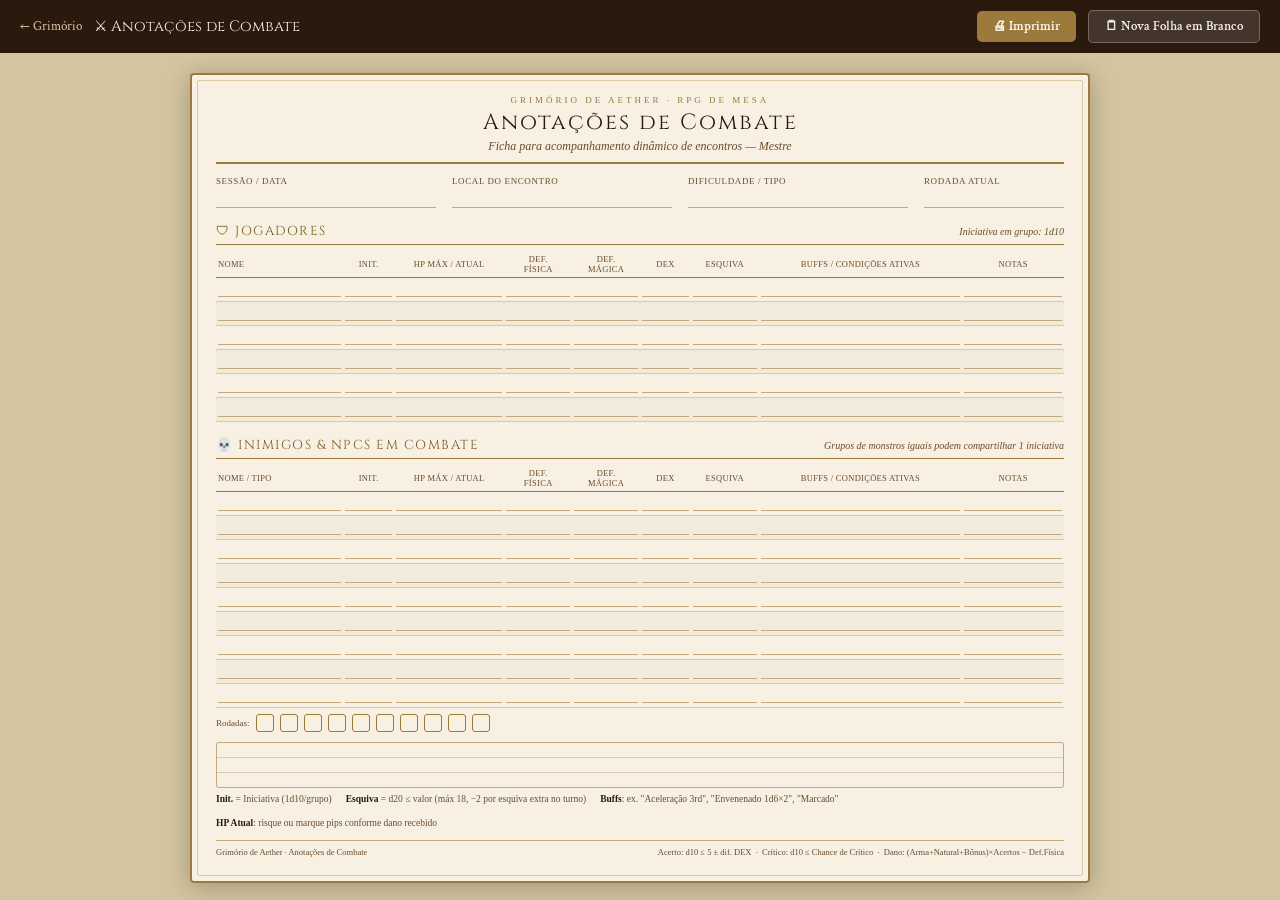
<file: anotacoes-combate.html>
<!DOCTYPE html>
<html lang="pt-BR">
<head>
<meta charset="UTF-8">
<meta name="viewport" content="width=device-width, initial-scale=1.0">
<title>Anotações de Combate — Grimório de Aether</title>
<style>
@import url('https://fonts.googleapis.com/css2?family=IM+Fell+English:ital@0;1&family=Cinzel:wght@400;600&family=Crimson+Text:ital,wght@0,400;0,600;1,400&display=swap');

*, *::before, *::after { box-sizing: border-box; margin: 0; padding: 0; }

:root {
  --parchment:  #f7f0e3;
  --parchment2: #f0e6cc;
  --ink:        #2a1a0e;
  --ink-soft:   #6b4c2a;
  --gold:       #9c7a3c;
  --gold-dark:  #7a5c1e;
  --line:       #c8a87a;
  --line-light: #dfc9a0;
  --red:        #7d2a2e;
  --blue:       #2d4a6b;

  --font-title: 'Cinzel', 'Georgia', serif;
  --font-body:  'Crimson Text', 'Georgia', serif;
  --font-label: 'IM Fell English', 'Georgia', serif;
}

body { background: #d4c4a0; font-family: var(--font-body); color: var(--ink); min-height: 100vh; }

/* ── Toolbar (só na tela) ───────────────────────────────────── */
.toolbar {
  display: flex; align-items: center; gap: 12px;
  padding: 10px 20px; background: var(--ink); position: sticky; top: 0; z-index: 100;
}
.toolbar a { color: var(--line-light); font-family: var(--font-body); font-size: 13px; text-decoration: none; }
.toolbar-title { font-family: var(--font-title); font-size: 15px; color: var(--parchment); flex: 1; }
.btn-print, .btn-blank {
  padding: 7px 16px; border: none; border-radius: 5px;
  font-family: var(--font-body); font-size: 13px; cursor: pointer; font-weight: 600;
}
.btn-print { background: var(--gold); color: #fff; }
.btn-blank { background: rgba(255,255,255,.12); color: var(--parchment); border: 1px solid rgba(255,255,255,.25); }
.btn-print:hover { background: var(--gold-dark); }
.btn-blank:hover  { background: rgba(255,255,255,.2); }

/* ── Folha ──────────────────────────────────────────────────── */
.sheet {
  max-width: 900px; margin: 20px auto;
  background: var(--parchment);
  border: 2px solid var(--gold);
  border-radius: 4px;
  padding: 20px 24px 24px;
  box-shadow: 0 4px 24px rgba(0,0,0,.25);
  position: relative;
}
.sheet::before {
  content: ""; position: absolute; inset: 5px;
  border: 1px solid var(--line-light); border-radius: 2px; pointer-events: none;
}

/* ── Cabeçalho ──────────────────────────────────────────────── */
.sheet-header {
  text-align: center; border-bottom: 2px solid var(--gold);
  padding-bottom: 8px; margin-bottom: 12px;
}
.sheet-header-logo {
  font-size: 9px; letter-spacing: 3px; text-transform: uppercase;
  color: var(--gold); font-family: var(--font-label); margin-bottom: 3px;
}
.sheet-header-title { font-family: var(--font-title); font-size: 22px; color: var(--ink); letter-spacing: 2px; }
.sheet-header-subtitle { font-family: var(--font-label); font-size: 12px; font-style: italic; color: var(--ink-soft); margin-top: 2px; }

/* ── Campos de topo: sessão / data / mestre ─────────────────── */
.top-fields { display: flex; gap: 16px; margin-bottom: 14px; flex-wrap: wrap; }
.top-field { flex: 1; min-width: 140px; display: flex; flex-direction: column; gap: 2px; }
.top-field-label {
  font-family: var(--font-label); font-size: 9px; text-transform: uppercase;
  letter-spacing: .6px; color: var(--ink-soft);
}
.top-field-line { border: none; border-bottom: 1.5px solid var(--line); height: 20px; width: 100%; }

/* ── Título de seção (Jogadores / Inimigos) ────────────────── */
.section-title {
  font-family: var(--font-title); font-size: 13px; letter-spacing: 1.5px;
  text-transform: uppercase; color: var(--gold-dark);
  border-bottom: 1.5px solid var(--gold); padding-bottom: 4px; margin: 14px 0 6px;
  display: flex; align-items: center; justify-content: space-between;
}
.section-title-note { font-family: var(--font-label); font-size: 10px; font-style: italic; color: var(--ink-soft); text-transform: none; letter-spacing: 0; }

/* ── Tabela de combatentes ──────────────────────────────────── */
.combat-table { width: 100%; border-collapse: collapse; table-layout: fixed; }
.combat-table th {
  font-family: var(--font-label); font-size: 8.5px; text-transform: uppercase;
  letter-spacing: .3px; color: var(--ink-soft); font-weight: normal;
  border-bottom: 1.5px solid var(--gold); padding: 3px 2px; text-align: center;
}
.combat-table th.th-name  { text-align: left; }
.combat-table td {
  border-bottom: 1px solid var(--line-light);
  padding: 4px 2px; text-align: center; height: 24px;
}
.combat-table td.td-name { text-align: left; }

/* Larguras de coluna */
.col-name   { width: 15%; }
.col-init   { width: 6%; }
.col-hp     { width: 13%; }
.col-def    { width: 8%; }
.col-mdef   { width: 8%; }
.col-dex    { width: 6%; }
.col-dodge  { width: 8%; }
.col-buff   { width: 24%; }
.col-note   { width: 12%; }

/* Célula em branco preenchível */
.cell-line { border-bottom: 1px solid var(--line); height: 15px; display: block; }
.cell-hp-track {
  display: flex; gap: 2px; justify-content: center; flex-wrap: wrap; padding: 1px 0;
}
.hp-pip {
  width: 8px; height: 8px; border: 1px solid var(--red); border-radius: 50%;
  flex-shrink: 0; opacity: .65;
}

/* Linha zebrada leve para leitura */
.combat-table tbody tr:nth-child(even) { background: rgba(156,122,60,.05); }

/* ── Legenda de ícones ──────────────────────────────────────── */
.legend {
  display: flex; gap: 14px; flex-wrap: wrap; margin-top: 6px;
  font-size: 9.5px; color: var(--ink-soft); font-family: var(--font-label);
}
.legend b { color: var(--ink); }

/* ── Bloco de iniciativa/rodada no rodapé de cada seção ─────── */
.round-tracker {
  display: flex; align-items: center; gap: 6px; margin-top: 6px;
  font-family: var(--font-label); font-size: 9px; color: var(--ink-soft);
}
.round-box {
  width: 18px; height: 18px; border: 1.5px solid var(--gold); border-radius: 3px; flex-shrink: 0;
}

/* ── Notas rápidas ──────────────────────────────────────────── */
.quick-notes {
  border: 1px solid var(--line); border-radius: 3px; margin-top: 10px;
  height: 46px; width: 100%;
  background-image: repeating-linear-gradient(to bottom, transparent 0px, transparent 14px, rgba(156,122,60,.3) 14px, rgba(156,122,60,.3) 15px);
}

/* ── Rodapé com regras rápidas ───────────────────────────────── */
.sheet-footer {
  border-top: 1px solid var(--line); padding-top: 6px; margin-top: 12px;
  font-size: 8.5px; color: var(--ink-soft); font-family: var(--font-label);
  display: flex; justify-content: space-between; flex-wrap: wrap; gap: 4px;
}

/* ── Impressão ──────────────────────────────────────────────── */
@media print {
  body { background: white; }
  .toolbar { display: none; }
  .sheet {
    margin: 0; max-width: 100%; box-shadow: none; border-radius: 0;
    padding: 8mm 9mm; width: 100%; min-height: 100vh;
  }
  .sheet::before { display: none; }
  @page { size: A4 landscape; margin: 6mm; }
}

@media (max-width: 900px) {
  .sheet { padding: 14px; margin: 8px; }
  .combat-table { font-size: 11px; }
  .col-buff { width: 30%; }
}
</style>
</head>
<body>

<!-- Toolbar (tela) -->
<div class="toolbar">
  <a href="index.html">← Grimório</a>
  <span class="toolbar-title">⚔ Anotações de Combate</span>
  <button class="btn-print" onclick="window.print()">🖨 Imprimir</button>
  <button class="btn-blank" id="btn-blank">🗒 Nova Folha em Branco</button>
</div>

<div class="sheet">

  <!-- Cabeçalho -->
  <div class="sheet-header">
    <div class="sheet-header-logo">Grimório de Aether · RPG de Mesa</div>
    <div class="sheet-header-title">Anotações de Combate</div>
    <div class="sheet-header-subtitle">Ficha para acompanhamento dinâmico de encontros — Mestre</div>
  </div>

  <!-- Campos de topo -->
  <div class="top-fields">
    <div class="top-field">
      <span class="top-field-label">Sessão / Data</span>
      <div class="top-field-line"></div>
    </div>
    <div class="top-field">
      <span class="top-field-label">Local do Encontro</span>
      <div class="top-field-line"></div>
    </div>
    <div class="top-field">
      <span class="top-field-label">Dificuldade / Tipo</span>
      <div class="top-field-line"></div>
    </div>
    <div class="top-field" style="max-width:110px">
      <span class="top-field-label">Rodada Atual</span>
      <div class="top-field-line"></div>
    </div>
  </div>

  <!-- ══════════════ JOGADORES ══════════════ -->
  <div class="section-title">
    <span>🛡 Jogadores</span>
    <span class="section-title-note">Iniciativa em grupo: 1d10</span>
  </div>
  <table class="combat-table">
    <thead>
      <tr>
        <th class="th-name col-name">Nome</th>
        <th class="col-init">Init.</th>
        <th class="col-hp">HP Máx / Atual</th>
        <th class="col-def">Def.<br>Física</th>
        <th class="col-mdef">Def.<br>Mágica</th>
        <th class="col-dex">DEX</th>
        <th class="col-dodge">Esquiva</th>
        <th class="col-buff">Buffs / Condições Ativas</th>
        <th class="col-note">Notas</th>
      </tr>
    </thead>
    <tbody>
      <!-- 6 linhas para jogadores -->
      <tr><td class="td-name"><div class="cell-line"></div></td><td><div class="cell-line"></div></td><td><div class="cell-line"></div></td><td><div class="cell-line"></div></td><td><div class="cell-line"></div></td><td><div class="cell-line"></div></td><td><div class="cell-line"></div></td><td><div class="cell-line"></div></td><td><div class="cell-line"></div></td></tr>
      <tr><td class="td-name"><div class="cell-line"></div></td><td><div class="cell-line"></div></td><td><div class="cell-line"></div></td><td><div class="cell-line"></div></td><td><div class="cell-line"></div></td><td><div class="cell-line"></div></td><td><div class="cell-line"></div></td><td><div class="cell-line"></div></td><td><div class="cell-line"></div></td></tr>
      <tr><td class="td-name"><div class="cell-line"></div></td><td><div class="cell-line"></div></td><td><div class="cell-line"></div></td><td><div class="cell-line"></div></td><td><div class="cell-line"></div></td><td><div class="cell-line"></div></td><td><div class="cell-line"></div></td><td><div class="cell-line"></div></td><td><div class="cell-line"></div></td></tr>
      <tr><td class="td-name"><div class="cell-line"></div></td><td><div class="cell-line"></div></td><td><div class="cell-line"></div></td><td><div class="cell-line"></div></td><td><div class="cell-line"></div></td><td><div class="cell-line"></div></td><td><div class="cell-line"></div></td><td><div class="cell-line"></div></td><td><div class="cell-line"></div></td></tr>
      <tr><td class="td-name"><div class="cell-line"></div></td><td><div class="cell-line"></div></td><td><div class="cell-line"></div></td><td><div class="cell-line"></div></td><td><div class="cell-line"></div></td><td><div class="cell-line"></div></td><td><div class="cell-line"></div></td><td><div class="cell-line"></div></td><td><div class="cell-line"></div></td></tr>
      <tr><td class="td-name"><div class="cell-line"></div></td><td><div class="cell-line"></div></td><td><div class="cell-line"></div></td><td><div class="cell-line"></div></td><td><div class="cell-line"></div></td><td><div class="cell-line"></div></td><td><div class="cell-line"></div></td><td><div class="cell-line"></div></td><td><div class="cell-line"></div></td></tr>
    </tbody>
  </table>

  <!-- ══════════════ INIMIGOS / NPCs ══════════════ -->
  <div class="section-title">
    <span>💀 Inimigos & NPCs em Combate</span>
    <span class="section-title-note">Grupos de monstros iguais podem compartilhar 1 iniciativa</span>
  </div>
  <table class="combat-table">
    <thead>
      <tr>
        <th class="th-name col-name">Nome / Tipo</th>
        <th class="col-init">Init.</th>
        <th class="col-hp">HP Máx / Atual</th>
        <th class="col-def">Def.<br>Física</th>
        <th class="col-mdef">Def.<br>Mágica</th>
        <th class="col-dex">DEX</th>
        <th class="col-dodge">Esquiva</th>
        <th class="col-buff">Buffs / Condições Ativas</th>
        <th class="col-note">Notas</th>
      </tr>
    </thead>
    <tbody>
      <!-- 8 linhas para inimigos -->
      <tr><td class="td-name"><div class="cell-line"></div></td><td><div class="cell-line"></div></td><td><div class="cell-line"></div></td><td><div class="cell-line"></div></td><td><div class="cell-line"></div></td><td><div class="cell-line"></div></td><td><div class="cell-line"></div></td><td><div class="cell-line"></div></td><td><div class="cell-line"></div></td></tr>
      <tr><td class="td-name"><div class="cell-line"></div></td><td><div class="cell-line"></div></td><td><div class="cell-line"></div></td><td><div class="cell-line"></div></td><td><div class="cell-line"></div></td><td><div class="cell-line"></div></td><td><div class="cell-line"></div></td><td><div class="cell-line"></div></td><td><div class="cell-line"></div></td></tr>
      <tr><td class="td-name"><div class="cell-line"></div></td><td><div class="cell-line"></div></td><td><div class="cell-line"></div></td><td><div class="cell-line"></div></td><td><div class="cell-line"></div></td><td><div class="cell-line"></div></td><td><div class="cell-line"></div></td><td><div class="cell-line"></div></td><td><div class="cell-line"></div></td></tr>
      <tr><td class="td-name"><div class="cell-line"></div></td><td><div class="cell-line"></div></td><td><div class="cell-line"></div></td><td><div class="cell-line"></div></td><td><div class="cell-line"></div></td><td><div class="cell-line"></div></td><td><div class="cell-line"></div></td><td><div class="cell-line"></div></td><td><div class="cell-line"></div></td></tr>
      <tr><td class="td-name"><div class="cell-line"></div></td><td><div class="cell-line"></div></td><td><div class="cell-line"></div></td><td><div class="cell-line"></div></td><td><div class="cell-line"></div></td><td><div class="cell-line"></div></td><td><div class="cell-line"></div></td><td><div class="cell-line"></div></td><td><div class="cell-line"></div></td></tr>
      <tr><td class="td-name"><div class="cell-line"></div></td><td><div class="cell-line"></div></td><td><div class="cell-line"></div></td><td><div class="cell-line"></div></td><td><div class="cell-line"></div></td><td><div class="cell-line"></div></td><td><div class="cell-line"></div></td><td><div class="cell-line"></div></td><td><div class="cell-line"></div></td></tr>
      <tr><td class="td-name"><div class="cell-line"></div></td><td><div class="cell-line"></div></td><td><div class="cell-line"></div></td><td><div class="cell-line"></div></td><td><div class="cell-line"></div></td><td><div class="cell-line"></div></td><td><div class="cell-line"></div></td><td><div class="cell-line"></div></td><td><div class="cell-line"></div></td></tr>
      <tr><td class="td-name"><div class="cell-line"></div></td><td><div class="cell-line"></div></td><td><div class="cell-line"></div></td><td><div class="cell-line"></div></td><td><div class="cell-line"></div></td><td><div class="cell-line"></div></td><td><div class="cell-line"></div></td><td><div class="cell-line"></div></td><td><div class="cell-line"></div></td></tr>
      <tr><td class="td-name"><div class="cell-line"></div></td><td><div class="cell-line"></div></td><td><div class="cell-line"></div></td><td><div class="cell-line"></div></td><td><div class="cell-line"></div></td><td><div class="cell-line"></div></td><td><div class="cell-line"></div></td><td><div class="cell-line"></div></td><td><div class="cell-line"></div></td></tr>
    </tbody>
  </table>

  <!-- Rastreador de rodada -->
  <div class="round-tracker">
    <span>Rodadas:</span>
    <div class="round-box"></div><div class="round-box"></div><div class="round-box"></div>
    <div class="round-box"></div><div class="round-box"></div><div class="round-box"></div>
    <div class="round-box"></div><div class="round-box"></div><div class="round-box"></div>
    <div class="round-box"></div>
  </div>

  <!-- Notas rápidas -->
  <div class="quick-notes"></div>

  <!-- Legenda -->
  <div class="legend">
    <span><b>Init.</b> = Iniciativa (1d10/grupo)</span>
    <span><b>Esquiva</b> = d20 ≤ valor (máx 18, −2 por esquiva extra no turno)</span>
    <span><b>Buffs</b>: ex. "Aceleração 3rd", "Envenenado 1d6×2", "Marcado"</span>
    <span><b>HP Atual</b>: risque ou marque pips conforme dano recebido</span>
  </div>

  <div class="sheet-footer">
    <span>Grimório de Aether · Anotações de Combate</span>
    <span>Acerto: d10 ≤ 5 ± dif. DEX &nbsp;·&nbsp; Crítico: d10 ≤ Chance de Crítico &nbsp;·&nbsp; Dano: (Arma+Natural+Bônus)×Acertos − Def.Física</span>
  </div>

</div>

<script>
document.getElementById('btn-blank').addEventListener('click', () => {
  window.open(location.href, '_blank');
});
</script>

</body>
</html>
</file>
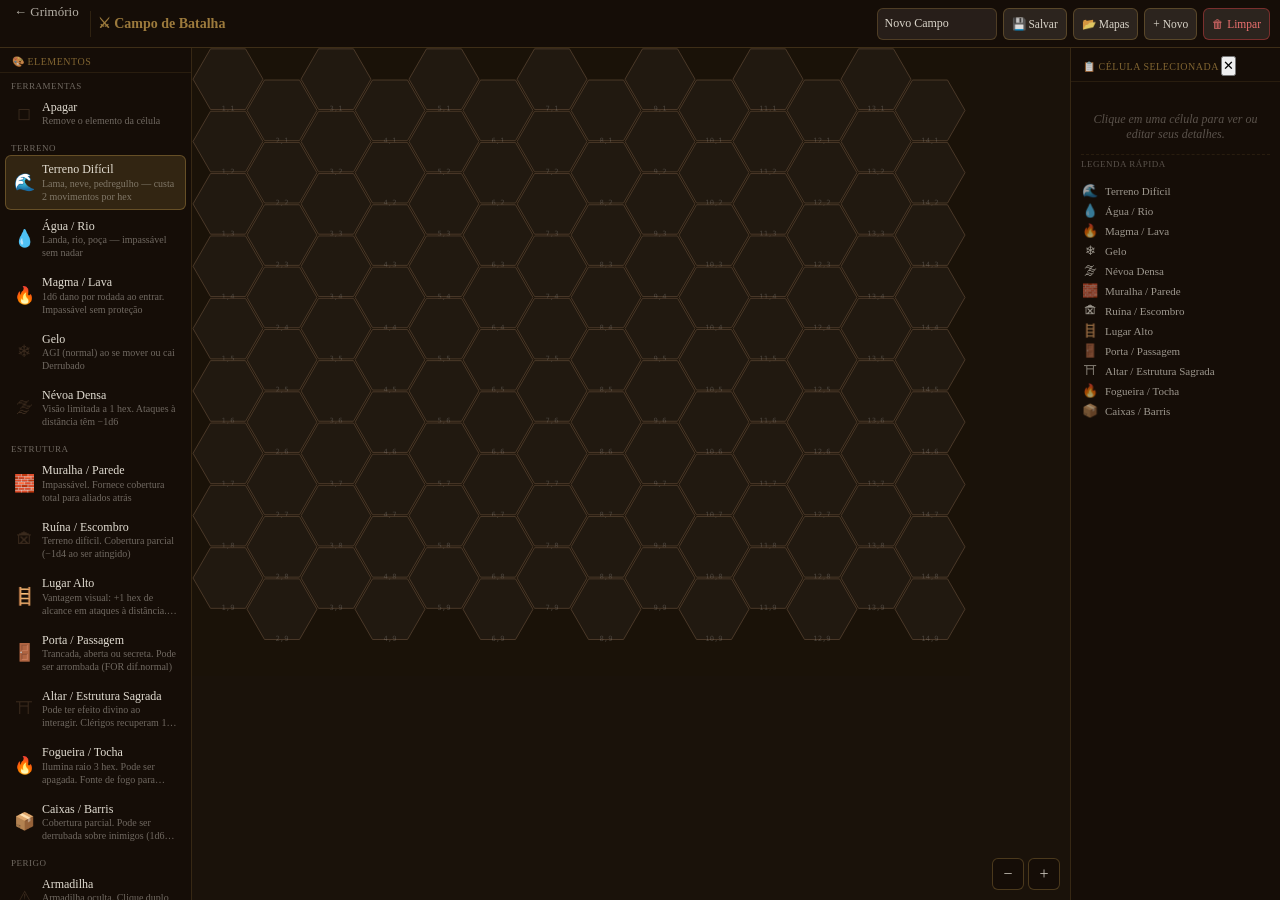
<file: battle-map.html>
<!DOCTYPE html>
<html lang="pt-BR">
<head>
  <meta charset="UTF-8">
  <meta name="viewport" content="width=device-width, initial-scale=1.0, maximum-scale=1.0, user-scalable=no">
  <title>Campo de Batalha — Grimório de Personagens</title>
  <link rel="stylesheet" href="style.css">
  <style>
    *{box-sizing:border-box;margin:0;padding:0}
    html,body{height:100%;overflow:hidden;background:#1a120a;font-family:var(--font-heading,'Georgia',serif)}

    /* ── Toolbar ─────────────────────────────────── */
    /* ── Toolbar ─────────────────────────────────────────── */
    .bm-toolbar{position:fixed;top:0;left:0;right:0;height:48px;z-index:200;display:flex;align-items:center;gap:6px;padding:0 10px;background:rgba(22,14,8,0.97);border-bottom:1px solid rgba(156,122,60,0.3);flex-wrap:nowrap;overflow-x:auto}
    .bm-back{color:rgba(248,243,232,0.7);background:none;border:none;font-size:13px;cursor:pointer;font-family:inherit;min-height:40px;padding:0 4px;text-decoration:none;white-space:nowrap;flex-shrink:0}
    .bm-back:hover{color:var(--gold,#9c7a3c)}
    .bm-title{font-size:14px;color:var(--gold,#9c7a3c);font-weight:700;flex:1;white-space:nowrap;min-width:0;overflow:hidden;text-overflow:ellipsis}
    .bm-btn{background:rgba(248,243,232,0.1);border:1px solid rgba(156,122,60,0.4);color:rgba(248,243,232,0.85);border-radius:6px;padding:0 8px;height:32px;font-size:11.5px;cursor:pointer;font-family:inherit;white-space:nowrap;flex-shrink:0}
    .bm-btn:active{background:rgba(156,122,60,0.3)}
    .bm-btn.danger{border-color:rgba(200,60,60,0.5);color:rgba(255,120,120,0.9)}
    .bm-btn.danger:active{background:rgba(200,60,60,0.25)}
    .bm-map-name{background:rgba(248,243,232,0.08);border:1px solid rgba(156,122,60,0.35);color:rgba(248,243,232,0.85);border-radius:6px;padding:0 7px;height:32px;font-size:12px;font-family:inherit;width:120px;flex-shrink:0}
    .bm-sep{width:1px;height:26px;background:rgba(156,122,60,0.2);margin:0 1px;flex-shrink:0}

    /* ══ DESKTOP (> 768px) — 3 colunas ══════════════════════ */
    .bm-layout{position:fixed;inset:48px 0 0 0;display:flex;flex-direction:row;overflow:hidden}

    .bm-palette{width:192px;flex-shrink:0;background:rgba(22,14,8,0.95);border-right:1px solid rgba(156,122,60,0.25);display:flex;flex-direction:column;overflow:hidden}
    .bm-palette-header{padding:8px 12px 5px;font-size:10px;text-transform:uppercase;letter-spacing:.5px;color:rgba(156,122,60,0.8);border-bottom:1px solid rgba(156,122,60,0.15);flex-shrink:0}
    .bm-palette-scroll{flex:1;overflow-y:auto;padding:5px 5px 10px;-webkit-overflow-scrolling:touch}
    .palette-section{margin-bottom:6px}
    .palette-section-title{font-size:9px;text-transform:uppercase;letter-spacing:.5px;color:rgba(248,243,232,0.4);padding:3px 6px 2px}
    .palette-item{display:flex;align-items:center;gap:7px;padding:6px 7px;border-radius:6px;cursor:pointer;-webkit-tap-highlight-color:transparent;transition:background .1s;margin-bottom:2px;border:1.5px solid transparent}
    .palette-item:hover{background:rgba(156,122,60,0.12)}
    .palette-item.active{background:rgba(156,122,60,0.22);border-color:rgba(156,122,60,0.5)}
    .palette-item.eraser.active{background:rgba(200,60,60,0.18);border-color:rgba(200,60,60,0.45)}
    .pi-icon{font-size:17px;flex-shrink:0;width:22px;text-align:center}
    .pi-text{flex:1;min-width:0}
    .pi-name{font-size:12px;color:rgba(248,243,232,0.9);line-height:1.2}
    .pi-desc{font-size:10px;color:rgba(248,243,232,0.4);line-height:1.3;overflow:hidden;text-overflow:ellipsis;display:-webkit-box;-webkit-line-clamp:2;-webkit-box-orient:vertical}

    .bm-canvas-area{flex:1;overflow:auto;position:relative;-webkit-overflow-scrolling:touch;min-width:0}
    #hex-canvas{display:block;cursor:crosshair;touch-action:none}
    #hex-canvas.erasing{cursor:cell}

    .bm-details{width:210px;flex-shrink:0;background:rgba(22,14,8,0.95);border-left:1px solid rgba(156,122,60,0.25);display:flex;flex-direction:column;overflow:hidden}
    .bm-details-header{padding:8px 12px 5px;font-size:10px;text-transform:uppercase;letter-spacing:.5px;color:rgba(156,122,60,0.8);border-bottom:1px solid rgba(156,122,60,0.15);flex-shrink:0}
    .bm-details-body{flex:1;overflow-y:auto;padding:10px 10px 20px;display:flex;flex-direction:column;gap:8px}
    .det-empty{font-size:12px;color:rgba(248,243,232,0.3);text-align:center;margin-top:20px;font-style:italic}
    .det-cell-coord{font-size:11px;color:rgba(156,122,60,0.8);margin-bottom:2px}
    .det-field{display:flex;flex-direction:column;gap:3px}
    .det-label{font-size:9.5px;text-transform:uppercase;letter-spacing:.4px;color:rgba(156,122,60,0.7)}
    .det-input,.det-select,.det-textarea{background:rgba(248,243,232,0.08);border:1px solid rgba(156,122,60,0.3);color:rgba(248,243,232,0.9);border-radius:5px;padding:5px 8px;font-size:12px;font-family:inherit;width:100%}
    .det-textarea{min-height:60px;resize:vertical;line-height:1.5}
    .det-input:focus,.det-select:focus,.det-textarea:focus{outline:none;border-color:rgba(156,122,60,0.6)}
    .det-select option{background:#1a120a;color:#f8f3e8}
    .det-btn-save{background:rgba(156,122,60,0.25);border:1px solid rgba(156,122,60,0.5);color:rgba(248,243,232,0.9);border-radius:6px;padding:7px;font-size:12px;font-family:inherit;cursor:pointer;width:100%}
    .det-btn-save:active{background:rgba(156,122,60,0.4)}
    .det-btn-clear{background:rgba(200,60,60,0.15);border:1px solid rgba(200,60,60,0.35);color:rgba(255,120,120,0.9);border-radius:6px;padding:6px;font-size:11px;font-family:inherit;cursor:pointer;width:100%}
    .det-section-title{font-size:9px;text-transform:uppercase;letter-spacing:.5px;color:rgba(248,243,232,0.3);padding:4px 0 2px;border-top:1px dashed rgba(156,122,60,0.15);margin-top:4px}
    .det-legend{display:flex;flex-direction:column;gap:4px;padding:4px 0}
    .det-leg-item{display:flex;align-items:center;gap:6px;font-size:11px;color:rgba(248,243,232,0.6)}
    .det-leg-icon{font-size:13px;width:18px;text-align:center}

    /* Zoom buttons */
    .canvas-zoom-row{position:absolute;bottom:10px;right:10px;display:flex;gap:4px;z-index:10}
    .cz-btn{background:rgba(22,14,8,0.85);border:1px solid rgba(156,122,60,0.4);color:rgba(248,243,232,0.8);border-radius:6px;width:32px;height:32px;font-size:16px;cursor:pointer;display:flex;align-items:center;justify-content:center}
    .cz-btn:active{background:rgba(156,122,60,0.3)}

    /* ══ TABLET / LANDSCAPE MOBILE (481–768px ou landscape ≤ 900px) ══ */
    @media (max-width: 768px) and (orientation: landscape) {
      /* Horizontal: paleta fica em baixo como barra, detalhes some (sheet ao clicar) */
      .bm-layout{ flex-direction: column; }

      .bm-palette{
        width: 100%; height: 90px; flex-shrink: 0;
        border-right: none; border-top: 1px solid rgba(156,122,60,0.25);
        flex-direction: row; order: 2;
      }
      .bm-palette-header{ display: none; }
      .bm-palette-scroll{
        display: flex; flex-direction: row; flex-wrap: nowrap;
        overflow-x: auto; overflow-y: hidden;
        padding: 6px 8px; gap: 5px; align-items: center;
        -webkit-overflow-scrolling: touch;
      }
      .palette-section{ display: contents; }
      .palette-section-title{ display: none; }
      .palette-item{
        flex-direction: column; gap: 2px; padding: 5px 6px;
        min-width: 56px; height: 76px; justify-content: center;
        border-radius: 8px; flex-shrink: 0;
      }
      .pi-icon{ font-size: 20px; width: auto; }
      .pi-name{ font-size: 10px; text-align: center; line-height: 1.2; }
      .pi-desc{ display: none; }

      .bm-canvas-area{ flex: 1; order: 1; min-height: 0; }
      .bm-details{ display: none; } /* substituído pelo sheet móvel */
    }

    /* ══ PORTRAIT MOBILE (≤ 640px vertical) ══════════════════ */
    @media (max-width: 640px) and (orientation: portrait) {
      .bm-layout{ flex-direction: column; }

      /* Canvas ocupa o centro */
      .bm-canvas-area{ flex: 1; order: 1; min-height: 0; }

      /* Paleta em baixo — tabs horizontais roláveis */
      .bm-palette{
        width: 100%; height: 96px; flex-shrink: 0;
        border-right: none; border-top: 1px solid rgba(156,122,60,0.3);
        flex-direction: row; order: 2;
        background: rgba(14,8,4,0.97);
      }
      .bm-palette-header{ display: none; }
      .bm-palette-scroll{
        display: flex; flex-direction: row; flex-wrap: nowrap;
        overflow-x: auto; overflow-y: hidden;
        padding: 8px 8px 8px; gap: 6px; align-items: center;
        -webkit-overflow-scrolling: touch;
        scroll-snap-type: x mandatory;
      }
      .palette-section{ display: contents; }
      .palette-section-title{ display: none; }
      .palette-item{
        flex-direction: column; gap: 3px;
        padding: 6px 8px; min-width: 60px; height: 78px;
        justify-content: center; align-items: center;
        border-radius: 8px; flex-shrink: 0;
        scroll-snap-align: start;
      }
      .pi-icon{ font-size: 22px; width: auto; }
      .pi-name{ font-size: 10px; text-align: center; line-height: 1.25; white-space: normal; }
      .pi-desc{ display: none; }

      /* Painel de detalhes — sheet que sobe da base ao selecionar */
      .bm-details{
        display: flex; position: fixed; left: 0; right: 0; bottom: 96px;
        height: 0; max-height: 55vh; z-index: 150;
        border-left: none; border-top: 2px solid rgba(156,122,60,0.4);
        border-radius: 12px 12px 0 0; width: 100%;
        transition: height 0.25s ease; overflow: hidden;
        background: rgba(14,8,4,0.97);
      }
      .bm-details.open{ height: 55vh; }
      .bm-details-header{
        padding: 10px 14px 7px; font-size: 11px;
        display: flex; align-items: center; justify-content: space-between;
      }
      .bm-details-header::before{
        content:""; display:block; width:40px; height:4px;
        background:rgba(156,122,60,0.4); border-radius:2px;
        position:absolute; top:6px; left:50%; transform:translateX(-50%);
      }
      /* botão para fechar o sheet */
      #btn-close-sheet{
        background:none; border:none; color:rgba(248,243,232,0.5);
        font-size:18px; cursor:pointer; padding:0 4px; line-height:1;
      }

      /* Toolbar menor */
      .bm-title{ font-size:12px; }
      .bm-map-name{ width: 90px; }
    }

    /* ══ PORTRAIT MUITO PEQUENO (≤ 400px) ═══════════════════ */
    @media (max-width: 400px) and (orientation: portrait) {
      .bm-palette{ height: 88px; }
      .palette-item{ min-width: 54px; height: 72px; padding: 5px 6px; }
      .pi-icon{ font-size: 20px; }
      .pi-name{ font-size: 9.5px; }
    }

    /* ══ MODAIS ══════════════════════════════════════════════ */
    .bm-modal-ov{position:fixed;inset:0;z-index:500;background:rgba(0,0,0,0.75);display:none;align-items:center;justify-content:center;padding:16px}
    .bm-modal-ov.open{display:flex}
    .bm-modal{background:#2a1a0e;border:1px solid rgba(156,122,60,0.45);border-radius:12px;width:100%;max-width:440px;max-height:85vh;display:flex;flex-direction:column;overflow:hidden}
    .bm-modal-h{padding:14px 16px;border-bottom:1px solid rgba(156,122,60,0.2);display:flex;align-items:center;gap:10px;flex-shrink:0}
    .bm-modal-title{font-size:15px;color:var(--gold,#9c7a3c);flex:1;font-weight:700}
    .bm-modal-close{background:none;border:1px solid rgba(156,122,60,0.3);border-radius:6px;color:rgba(248,243,232,0.6);font-size:16px;width:32px;height:32px;cursor:pointer;display:flex;align-items:center;justify-content:center}
    .bm-modal-body{flex:1;overflow-y:auto;padding:14px 16px;display:flex;flex-direction:column;gap:10px}
    .bm-modal-footer{padding:10px 16px;border-top:1px solid rgba(156,122,60,0.2);display:flex;gap:8px;flex-shrink:0}
    .bm-field{display:flex;flex-direction:column;gap:4px}
    .bm-field label{font-size:10px;text-transform:uppercase;letter-spacing:.4px;color:rgba(156,122,60,0.8)}
    .bm-input,.bm-select{background:rgba(248,243,232,0.08);border:1px solid rgba(156,122,60,0.3);color:rgba(248,243,232,0.9);border-radius:6px;padding:8px 10px;font-size:13px;font-family:inherit;width:100%}
    .bm-input:focus,.bm-select:focus{outline:none;border-color:rgba(156,122,60,0.6)}
    .bm-select option{background:#1a120a;color:#f8f3e8}
    .bm-mbtn{flex:1;padding:10px;border-radius:7px;font-size:13px;font-family:inherit;cursor:pointer;border:none;min-height:42px}
    .bm-mbtn.primary{background:rgba(156,122,60,0.4);color:#f8f3e8;border:1px solid rgba(156,122,60,0.5)}
    .bm-mbtn.primary:active{background:rgba(156,122,60,0.65)}
    .bm-mbtn.secondary{background:rgba(248,243,232,0.08);color:rgba(248,243,232,0.7);border:1px solid rgba(156,122,60,0.25)}
    .bm-mbtn.secondary:active{background:rgba(248,243,232,0.15)}
    .saved-map-item{display:flex;align-items:center;gap:8px;padding:9px 10px;background:rgba(248,243,232,0.05);border:1px solid rgba(156,122,60,0.2);border-radius:7px;cursor:pointer;margin-bottom:4px}
    .saved-map-item:hover,.saved-map-item:active{background:rgba(248,243,232,0.1)}
    .saved-map-name{font-size:13px;color:rgba(248,243,232,0.9);flex:1}
    .saved-map-info{font-size:10px;color:rgba(248,243,232,0.4);margin-top:2px}
    .saved-map-del{background:none;border:none;color:rgba(255,80,80,0.6);font-size:18px;cursor:pointer;padding:4px 6px;line-height:1;flex-shrink:0}
    .saved-map-del:hover,.saved-map-del:active{color:rgba(255,80,80,1)}
  </style>
</head>
<body>

<!-- Toolbar -->
<header class="bm-toolbar">
  <a href="index.html" class="bm-back">← Grimório</a>
  <div class="bm-sep"></div>
  <span class="bm-title">⚔ Campo de Batalha</span>
  <input type="text" class="bm-map-name" id="bm-map-name" placeholder="Nome do mapa" value="Novo Campo">
  <button class="bm-btn" id="btn-save-map">💾 Salvar</button>
  <button class="bm-btn" id="btn-open-maps">📂 Mapas</button>
  <button class="bm-btn" id="btn-new-map">+ Novo</button>
  <button class="bm-btn danger" id="btn-clear-map">🗑 Limpar</button>
</header>

<!-- Layout -->
<div class="bm-layout">

  <!-- Paleta de elementos -->
  <aside class="bm-palette" id="bm-palette">
    <div class="bm-palette-header">🎨 Elementos</div>
    <div class="bm-palette-scroll" id="palette-scroll">
      <!-- gerado por JS -->
    </div>
  </aside>

  <!-- Canvas -->
  <div class="bm-canvas-area" id="canvas-area">
    <canvas id="hex-canvas"></canvas>
    <div class="canvas-zoom-row">
      <button class="cz-btn" id="cz-out">−</button>
      <button class="cz-btn" id="cz-in">+</button>
    </div>
  </div>

  <!-- Painel de detalhes -->
  <aside class="bm-details" id="bm-details">
    <div class="bm-details-header">
      📋 Célula Selecionada
      <button id="btn-close-sheet" title="Fechar">✕</button>
    </div>
    <div class="bm-details-body" id="details-body">
      <p class="det-empty">Clique em uma célula para ver ou editar seus detalhes.</p>
      <div class="det-section-title">Legenda rápida</div>
      <div class="det-legend" id="legend-mini"></div>
    </div>
  </aside>

</div>

<!-- Modal: Gerenciar Mapas -->
<div class="bm-modal-ov" id="modal-maps">
  <div class="bm-modal">
    <div class="bm-modal-h">
      <span class="bm-modal-title">📂 Mapas Salvos</span>
      <button class="bm-modal-close" id="btn-close-maps">✕</button>
    </div>
    <div class="bm-modal-body" id="maps-list-body"><!-- gerado por JS --></div>
    <div class="bm-modal-footer">
      <button class="bm-mbtn secondary" id="btn-close-maps2">Fechar</button>
    </div>
  </div>
</div>

<!-- Modal: Novo Mapa -->
<div class="bm-modal-ov" id="modal-new">
  <div class="bm-modal">
    <div class="bm-modal-h">
      <span class="bm-modal-title">+ Novo Campo de Batalha</span>
      <button class="bm-modal-close" id="btn-close-new">✕</button>
    </div>
    <div class="bm-modal-body">
      <div class="bm-field">
        <label>Nome do Campo</label>
        <input type="text" class="bm-input" id="new-map-name" placeholder="Ex: Taverna do Dragão Cansado" maxlength="60">
      </div>
      <div class="bm-field">
        <label>Colunas (largura) — 5 a 24</label>
        <input type="number" class="bm-input" id="new-map-cols" value="14" min="5" max="24">
      </div>
      <div class="bm-field">
        <label>Linhas (altura) — 4 a 16</label>
        <input type="number" class="bm-input" id="new-map-rows" value="9" min="4" max="16">
      </div>
      <div class="bm-field">
        <label>Ambiente / Cenário</label>
        <select class="bm-select" id="new-map-env">
          <option value="dungeon">🕯 Dungeon — pedra fria, tocha</option>
          <option value="floresta">🌲 Floresta — árvores, raízes</option>
          <option value="planicie">🌿 Planície — grama aberta</option>
          <option value="deserto">🏜 Deserto — areia, calor</option>
          <option value="neve">❄ Neve / Montanha</option>
          <option value="cidade">🏘 Cidade — ruas, prédios</option>
          <option value="pantano">🌊 Pântano / Água</option>
          <option value="vulcao">🌋 Vulcão / Magma</option>
          <option value="custom">✏ Personalizado</option>
        </select>
      </div>
    </div>
    <div class="bm-modal-footer">
      <button class="bm-mbtn secondary" id="btn-cancel-new">Cancelar</button>
      <button class="bm-mbtn primary" id="btn-create-new">Criar Campo</button>
    </div>
  </div>
</div>

<script>
/* ══════════════════════════════════════════════════════════
   DEFINIÇÕES DE ELEMENTOS
   ══════════════════════════════════════════════════════════ */
const ELEMENTS = [
  // Apagador
  { id:"empty",    cat:"_",       icon:"◻",  name:"Apagar",         desc:"Remove o elemento da célula",            color:"#333",   bg:"" },

  // Terreno
  { id:"terreno-dificil", cat:"Terreno", icon:"🌊", name:"Terreno Difícil", desc:"Lama, neve, pedregulho — custa 2 movimentos por hex", color:"#4a6080", bg:"rgba(74,96,128,0.35)" },
  { id:"agua",     cat:"Terreno", icon:"💧", name:"Água / Rio",     desc:"Landa, rio, poça — impassável sem nadar", color:"#2060a0", bg:"rgba(32,96,160,0.35)" },
  { id:"magma",    cat:"Terreno", icon:"🔥", name:"Magma / Lava",   desc:"1d6 dano por rodada ao entrar. Impassável sem proteção", color:"#c04010", bg:"rgba(192,64,16,0.4)" },
  { id:"gelo",     cat:"Terreno", icon:"❄",  name:"Gelo",           desc:"AGI (normal) ao se mover ou cai Derrubado", color:"#80c0e0", bg:"rgba(128,192,224,0.3)" },
  { id:"nevoa",    cat:"Terreno", icon:"🌫", name:"Névoa Densa",    desc:"Visão limitada a 1 hex. Ataques à distância têm −1d6", color:"#909090", bg:"rgba(144,144,144,0.3)" },

  // Estruturas
  { id:"muralha",  cat:"Estrutura", icon:"🧱", name:"Muralha / Parede", desc:"Impassável. Fornece cobertura total para aliados atrás", color:"#806040", bg:"rgba(128,96,64,0.55)" },
  { id:"ruina",    cat:"Estrutura", icon:"🏚", name:"Ruína / Escombro",  desc:"Terreno difícil. Cobertura parcial (−1d4 ao ser atingido)", color:"#706050", bg:"rgba(112,96,80,0.4)" },
  { id:"lugar-alto",cat:"Estrutura",icon:"🪜", name:"Lugar Alto",       desc:"Vantagem visual: +1 hex de alcance em ataques à distância. Requer 1 Ação extra para subir", color:"#806828", bg:"rgba(128,104,40,0.4)" },
  { id:"porta",    cat:"Estrutura", icon:"🚪", name:"Porta / Passagem", desc:"Trancada, aberta ou secreta. Pode ser arrombada (FOR dif.normal)", color:"#a06030", bg:"rgba(160,96,48,0.4)" },
  { id:"altar",    cat:"Estrutura", icon:"⛩", name:"Altar / Estrutura Sagrada", desc:"Pode ter efeito divino ao interagir. Clérigos recuperam 1 Slot ao tocar", color:"#c0a020", bg:"rgba(192,160,32,0.3)" },
  { id:"fogueira", cat:"Estrutura", icon:"🔥", name:"Fogueira / Tocha", desc:"Ilumina raio 3 hex. Pode ser apagada. Fonte de fogo para incendiar objetos", color:"#e06000", bg:"rgba(224,96,0,0.3)" },
  { id:"caixa",    cat:"Estrutura", icon:"📦", name:"Caixas / Barris",  desc:"Cobertura parcial. Pode ser derrubada sobre inimigos (1d6 dano, FOR normal)", color:"#907050", bg:"rgba(144,112,80,0.35)" },
  { id:"armadilha-basic",cat:"Perigo",icon:"⚠",name:"Armadilha",  desc:"Armadilha oculta. Clique duplo para configurar nível e tipo", color:"#c04040", bg:"rgba(192,64,64,0.25)" },
  { id:"espinho",  cat:"Perigo",  icon:"🌵", name:"Espinhos / Estacas", desc:"1d4 de dano a quem entrar. Reduz Movimento em 1 enquanto estiver neste hex", color:"#60a040", bg:"rgba(96,160,64,0.3)" },
  { id:"poco",     cat:"Perigo",  icon:"🕳", name:"Poço / Buraco",    desc:"Queda de 1d6 por nível do poço. Percepção (normal) para notar antes de cair", color:"#202020", bg:"rgba(20,20,20,0.6)" },
  { id:"veneno",   cat:"Perigo",  icon:"☣", name:"Névoa de Veneno",  desc:"1d6 de veneno por rodada nesta área. Veneno persiste por 3 rodadas após sair", color:"#409040", bg:"rgba(64,144,64,0.3)" },

  // Coberturas / Ocultações
  { id:"cobertura", cat:"Cobertura", icon:"🛡", name:"Cobertura Total",   desc:"Atrás deste obstáculo: ataques à distância erram automaticamente", color:"#4060a0", bg:"rgba(64,96,160,0.3)" },
  { id:"sombra",   cat:"Cobertura", icon:"🌑", name:"Sombra / Escuridão",desc:"Invisibilidade natural. Ataques contra alvo nas sombras têm −1d6 de acerto", color:"#303050", bg:"rgba(32,32,64,0.55)" },

  // Inimigos
  { id:"inimigo",  cat:"Inimigo",  icon:"💀", name:"Inimigo",           desc:"Inimigo oculto ou visível. Clique duplo para configurar nome/dificuldade", color:"#c04040", bg:"rgba(192,64,64,0.2)" },
  { id:"inimigo-oculto",cat:"Inimigo",icon:"👻",name:"Inimigo Oculto",  desc:"Emboscada! Só revelado quando um aliado entrar no raio 2 hex", color:"#804060", bg:"rgba(128,64,96,0.2)" },
  { id:"reforcod", cat:"Inimigo",  icon:"🔔", name:"Ponto de Reforço",  desc:"Inimigos chegam por aqui em reforços. Clique duplo para configurar rodada", color:"#a03030", bg:"rgba(160,48,48,0.25)" },

  // Objetivos / Especiais
  { id:"tesouro",  cat:"Objetivo", icon:"💰", name:"Tesouro / Item",    desc:"Baú, item no chão ou recompensa. Clicar duplo para descrever o conteúdo", color:"#c0a020", bg:"rgba(192,160,32,0.25)" },
  { id:"objetivo", cat:"Objetivo", icon:"⭐", name:"Objetivo Principal",  desc:"Alvo da missão: capturar, defender, alcançar este ponto", color:"#e0c000", bg:"rgba(224,192,0,0.25)" },
  { id:"zona-def", cat:"Objetivo", icon:"🚩", name:"Zona a Defender",    desc:"Os jogadores devem manter pelo menos 1 aliado nesta área", color:"#40a080", bg:"rgba(64,160,128,0.25)" },
  { id:"saida",    cat:"Objetivo", icon:"🚪", name:"Saída / Escapar",    desc:"Alcançar este hex = sucesso para aquele personagem", color:"#00c060", bg:"rgba(0,192,96,0.25)" },

  // Aliados / Neutros
  { id:"aliado",   cat:"Aliado",   icon:"🟢", name:"Aliado / NPC",      desc:"Aliado controlado pelo Mestre. Clique duplo para nome e HP", color:"#20a040", bg:"rgba(32,160,64,0.2)" },
  { id:"neutro",   cat:"Aliado",   icon:"🟡", name:"Neutro / Civil",     desc:"NPC neutro. Matar ou deixar morrer pode ter consequências", color:"#c0a000", bg:"rgba(192,160,0,0.2)" },

  // Início
  { id:"inicio",   cat:"Posição",  icon:"🔵", name:"Posição Inicial",    desc:"Onde os personagens dos jogadores começam o combate", color:"#2060c0", bg:"rgba(32,96,192,0.25)" },
];

/* ══════════════════════════════════════════════════════════
   ESTADO DO MAPA
   ══════════════════════════════════════════════════════════ */
const STORAGE_KEY = "bm_maps_v1";
let state = {
  name: "Novo Campo",
  cols: 14, rows: 9,
  env: "dungeon",
  cells: {},   // "col,row" → { id, label, notes, trapLevel, enemyName, enemyDiff }
};
let selectedElement = ELEMENTS[1]; // começa com terreno difícil
let selectedCell = null;
let hexSize = 36;  // raio do hexágono
const MIN_HEX = 20, MAX_HEX = 64;

function loadMaps() {
  try { return JSON.parse(localStorage.getItem(STORAGE_KEY)) || []; }
  catch { return []; }
}
function saveMaps(maps) { localStorage.setItem(STORAGE_KEY, JSON.stringify(maps)); }
function getMapKey(name) { return name.toLowerCase().replace(/\s+/g,"_"); }

function saveCurrentMap() {
  const maps = loadMaps();
  const key  = getMapKey(state.name);
  const idx  = maps.findIndex(m => m.key === key);
  const entry = { key, name: state.name, cols: state.cols, rows: state.rows, env: state.env, cells: state.cells, savedAt: Date.now() };
  if (idx >= 0) maps[idx] = entry; else maps.push(entry);
  saveMaps(maps);
}

/* ══════════════════════════════════════════════════════════
   GEOMETRIA HEXAGONAL (flat-top)
   ══════════════════════════════════════════════════════════ */
function hexW(s)  { return s * 2; }
function hexH(s)  { return Math.sqrt(3) * s; }
function hexCenter(col, row, s) {
  const w = hexW(s), h = hexH(s);
  const x = col * w * 0.75 + s;
  const y = row * h + (col % 2 === 0 ? h / 2 : h) ;
  return { x, y };
}
function hexCorners(cx, cy, s) {
  const pts = [];
  for (let i = 0; i < 6; i++) {
    const angle = Math.PI / 180 * (60 * i);
    pts.push({ x: cx + s * Math.cos(angle), y: cy + s * Math.sin(angle) });
  }
  return pts;
}
function canvasSize(cols, rows, s) {
  const w = hexW(s), h = hexH(s);
  const W = Math.ceil(cols * w * 0.75 + w * 0.25 + 4);
  const H = Math.ceil(rows * h + h + 4);
  return { W, H };
}
function pixelToHex(px, py, cols, rows, s) {
  let best = null, bestD = Infinity;
  for (let c = 0; c < cols; c++) {
    for (let r = 0; r < rows; r++) {
      const {x,y} = hexCenter(c, r, s);
      const d = Math.hypot(px - x, py - y);
      if (d < bestD) { bestD = d; best = {c, r}; }
    }
  }
  return bestD < s * 1.1 ? best : null;
}

/* ══════════════════════════════════════════════════════════
   RENDERIZAÇÃO DO CANVAS
   ══════════════════════════════════════════════════════════ */
const canvas = document.getElementById("hex-canvas");
const ctx    = canvas.getContext("2d");

const ENV_COLORS = {
  dungeon:  { bg:"#1a1208", grid:"#4a3828", sel:"#9c7a3c" },
  floresta: { bg:"#0a1a08", grid:"#2a4a20", sel:"#6a9c3c" },
  planicie: { bg:"#0e1a06", grid:"#304a18", sel:"#7ab030" },
  deserto:  { bg:"#1a1408", grid:"#5a4818", sel:"#c09830" },
  neve:     { bg:"#0e1420", grid:"#304060", sel:"#80b0d0" },
  cidade:   { bg:"#141418", grid:"#404050", sel:"#9c8c6c" },
  pantano:  { bg:"#0a1410", grid:"#2a4030", sel:"#4a8060" },
  vulcao:   { bg:"#1a0808", grid:"#5a2010", sel:"#c05020" },
  custom:   { bg:"#0e0e0e", grid:"#404040", sel:"#9c7a3c" },
};

function getEnvColor() { return ENV_COLORS[state.env] || ENV_COLORS.dungeon; }

function drawMap() {
  const { cols, rows } = state;
  const s = hexSize;
  const { W, H } = canvasSize(cols, rows, s);
  canvas.width  = W;
  canvas.height = H;
  const env = getEnvColor();

  // Fundo
  ctx.fillStyle = env.bg;
  ctx.fillRect(0, 0, W, H);

  for (let c = 0; c < cols; c++) {
    for (let r = 0; r < rows; r++) {
      const { x, y } = hexCenter(c, r, s);
      const key  = `${c},${r}`;
      const cell = state.cells[key];
      const el   = cell ? ELEMENTS.find(e => e.id === cell.id) : null;
      const isSel = selectedCell && selectedCell.c === c && selectedCell.r === r;

      // Fundo da célula
      ctx.beginPath();
      const pts = hexCorners(x, y, s - 1);
      ctx.moveTo(pts[0].x, pts[0].y);
      for (let i = 1; i < 6; i++) ctx.lineTo(pts[i].x, pts[i].y);
      ctx.closePath();

      if (el && el.bg) {
        ctx.fillStyle = el.bg;
      } else {
        ctx.fillStyle = "rgba(255,255,255,0.03)";
      }
      ctx.fill();

      // Borda
      ctx.strokeStyle = isSel ? env.sel : env.grid;
      ctx.lineWidth   = isSel ? 2.5 : 1;
      ctx.stroke();

      // Ícone do elemento
      if (el && el.id !== "empty") {
        ctx.font = `${Math.max(14, s * 0.58)}px serif`;
        ctx.textAlign = "center";
        ctx.textBaseline = "middle";
        ctx.fillText(el.icon, x, y - (s > 28 ? 2 : 1));

        // Label customizado
        if (cell.label && s >= 28) {
          ctx.font = `bold ${Math.max(8, s * 0.24)}px sans-serif`;
          ctx.fillStyle = el.color || "#fff";
          ctx.textAlign = "center";
          ctx.textBaseline = "middle";
          // texto cortado
          const maxW = s * 1.4;
          let txt = cell.label;
          if (ctx.measureText(txt).width > maxW) {
            while (txt.length > 3 && ctx.measureText(txt + "…").width > maxW) txt = txt.slice(0,-1);
            txt += "…";
          }
          ctx.fillText(txt, x, y + s * 0.38);
          ctx.fillStyle = "white";
        }

        // Indicador de nível de armadilha
        if (el.id === "armadilha-basic" && cell.trapLevel) {
          drawBadge(x + s * 0.55, y - s * 0.55, "☠".repeat(parseInt(cell.trapLevel) || 1), "#c04040", s);
        }
        // Dificuldade de inimigo
        if ((el.id === "inimigo" || el.id === "inimigo-oculto") && cell.enemyDiff) {
          drawBadge(x + s * 0.55, y - s * 0.55, "☠".repeat(parseInt(cell.enemyDiff) || 1), "#802020", s);
        }
      }

      // Coordenada (pequena, apenas com hexSize suficiente)
      if (s >= 36) {
        ctx.font = `${Math.max(7, s * 0.2)}px monospace`;
        ctx.fillStyle = "rgba(255,255,255,0.18)";
        ctx.textAlign = "center";
        ctx.textBaseline = "bottom";
        ctx.fillText(`${c+1},${r+1}`, x, y + s - 2);
      }
    }
  }
}

function drawBadge(bx, by, txt, color, s) {
  ctx.font = `bold ${Math.max(9, s * 0.22)}px sans-serif`;
  ctx.textAlign = "center";
  ctx.textBaseline = "middle";
  const w = ctx.measureText(txt).width + 4;
  ctx.fillStyle = color;
  ctx.beginPath();
  ctx.roundRect(bx - w/2, by - 8, w, 16, 4);
  ctx.fill();
  ctx.fillStyle = "#fff";
  ctx.fillText(txt, bx, by);
}

/* ══════════════════════════════════════════════════════════
   PALETA
   ══════════════════════════════════════════════════════════ */
function buildPalette() {
  const scroll = document.getElementById("palette-scroll");
  const cats   = [...new Set(ELEMENTS.map(e => e.cat))];
  scroll.innerHTML = cats.map(cat => {
    const items = ELEMENTS.filter(e => e.cat === cat);
    const catLabel = cat === "_" ? "Ferramentas" : cat;
    return `
      <div class="palette-section">
        <div class="palette-section-title">${catLabel}</div>
        ${items.map(el => `
          <div class="palette-item ${el.id === "empty" ? "eraser" : ""} ${selectedElement.id === el.id ? "active" : ""}"
               data-el="${el.id}" title="${el.desc}">
            <div class="pi-icon">${el.icon}</div>
            <div class="pi-text">
              <div class="pi-name">${el.name}</div>
              <div class="pi-desc">${el.desc}</div>
            </div>
          </div>`).join("")}
      </div>`;
  }).join("");

  scroll.querySelectorAll(".palette-item").forEach(el => {
    el.addEventListener("click", () => {
      selectedElement = ELEMENTS.find(e => e.id === el.dataset.el);
      buildPalette();
      canvas.classList.toggle("erasing", selectedElement.id === "empty");
    });
  });
}

function buildLegendMini() {
  const leg = document.getElementById("legend-mini");
  if (!leg) return;
  leg.innerHTML = ELEMENTS.filter(e => e.cat !== "_").slice(0,12).map(e =>
    `<div class="det-leg-item"><span class="det-leg-icon">${e.icon}</span>${e.name}</div>`
  ).join("");
}

/* ══════════════════════════════════════════════════════════
   PAINEL DE DETALHES
   ══════════════════════════════════════════════════════════ */
function renderDetails() {
  const body = document.getElementById("details-body");
  if (!selectedCell) {
    body.innerHTML = `<p class="det-empty">Clique em uma célula para ver ou editar seus detalhes.</p>
      <div class="det-section-title">Legenda rápida</div>
      <div class="det-legend" id="legend-mini"></div>`;
    buildLegendMini();
    return;
  }
  const { c, r } = selectedCell;
  const key  = `${c},${r}`;
  const cell = state.cells[key] || {};
  const el   = ELEMENTS.find(e => e.id === cell.id) || null;

  // Campos variáveis por tipo de elemento
  let extraFields = "";
  if (cell.id === "armadilha-basic") {
    extraFields += `
      <div class="det-field">
        <span class="det-label">Nível da Armadilha</span>
        <select class="det-select" id="det-trap-level">
          ${[1,2,3,4,5].map(n=>`<option value="${n}" ${cell.trapLevel==n?"selected":""}>${"☠".repeat(n)} Nível ${n}</option>`).join("")}
        </select>
      </div>
      <div class="det-field">
        <span class="det-label">Tipo de Armadilha</span>
        <select class="det-select" id="det-trap-type">
          <option value="fisica" ${cell.trapType==="fisica"?"selected":""}>⚔ Física (flechas, lâminas)</option>
          <option value="magica" ${cell.trapType==="magica"?"selected":""}>✨ Mágica (runa, glifo)</option>
          <option value="veneno" ${cell.trapType==="veneno"?"selected":""}>☣ Veneno</option>
          <option value="queda"  ${cell.trapType==="queda" ?"selected":""}>🕳 Queda / Buraco</option>
          <option value="alarme" ${cell.trapType==="alarme"?"selected":""}>🔔 Alarme / Chamariz</option>
          <option value="imob"   ${cell.trapType==="imob"  ?"selected":""}>🕸 Imobilização</option>
        </select>
      </div>`;
  }
  if (cell.id === "inimigo" || cell.id === "inimigo-oculto") {
    extraFields += `
      <div class="det-field">
        <span class="det-label">Nome do Inimigo</span>
        <input type="text" class="det-input" id="det-enemy-name" value="${cell.enemyName||""}" placeholder="Ex: Cultista do Aralto">
      </div>
      <div class="det-field">
        <span class="det-label">Dificuldade</span>
        <select class="det-select" id="det-enemy-diff">
          ${[1,2,3,4,5].map(n=>`<option value="${n}" ${cell.enemyDiff==n?"selected":""}>${"☠".repeat(n)} Dif. ${n}</option>`).join("")}
        </select>
      </div>
      <div class="det-field">
        <span class="det-label">HP Atual / Máximo</span>
        <input type="text" class="det-input" id="det-enemy-hp" value="${cell.enemyHp||""}" placeholder="Ex: 32 / 45">
      </div>`;
  }
  if (cell.id === "tesouro" || cell.id === "objetivo") {
    extraFields += `
      <div class="det-field">
        <span class="det-label">Conteúdo / Descrição</span>
        <textarea class="det-textarea" id="det-treasure-content" placeholder="Ex: Baú com 200 moedas, Pergaminho de Identificar, Poção de Cura">${cell.treasureContent||""}</textarea>
      </div>`;
  }
  if (cell.id === "reforcod") {
    extraFields += `
      <div class="det-field">
        <span class="det-label">Rodada de Chegada</span>
        <input type="number" class="det-input" id="det-reinforce-round" value="${cell.reinforceRound||3}" min="1" max="20">
      </div>
      <div class="det-field">
        <span class="det-label">Quem Chega</span>
        <input type="text" class="det-input" id="det-reinforce-who" value="${cell.reinforceWho||""}" placeholder="Ex: 2× Cultista do Aralto">
      </div>`;
  }
  if (cell.id === "aliado" || cell.id === "neutro") {
    extraFields += `
      <div class="det-field">
        <span class="det-label">Nome do Aliado / NPC</span>
        <input type="text" class="det-input" id="det-npc-name" value="${cell.npcName||""}" placeholder="Ex: Theodor">
      </div>
      <div class="det-field">
        <span class="det-label">HP Atual / Máximo</span>
        <input type="text" class="det-input" id="det-npc-hp" value="${cell.npcHp||""}" placeholder="Ex: 28 / 40">
      </div>`;
  }

  body.innerHTML = `
    <div class="det-cell-coord">Célula ${c+1}, ${r+1} ${el ? `— ${el.icon} ${el.name}` : "(vazia)"}</div>
    <div class="det-field">
      <span class="det-label">Rótulo (exibido no mapa)</span>
      <input type="text" class="det-input" id="det-label" value="${cell.label||""}" placeholder="Nome curto" maxlength="20">
    </div>
    ${extraFields}
    <div class="det-field">
      <span class="det-label">Notas do Mestre</span>
      <textarea class="det-textarea" id="det-notes" placeholder="Detalhes, gatilhos, lore...">${cell.notes||""}</textarea>
    </div>
    <button class="det-btn-save" id="det-save">✔ Aplicar Alterações</button>
    <button class="det-btn-clear" id="det-clear">🗑 Apagar Célula</button>
  `;

  document.getElementById("det-save")?.addEventListener("click", () => {
    const updated = {
      ...cell,
      label: document.getElementById("det-label")?.value || "",
      notes: document.getElementById("det-notes")?.value || "",
    };
    if (cell.id === "armadilha-basic") {
      updated.trapLevel = document.getElementById("det-trap-level")?.value;
      updated.trapType  = document.getElementById("det-trap-type")?.value;
    }
    if (cell.id === "inimigo" || cell.id === "inimigo-oculto") {
      updated.enemyName = document.getElementById("det-enemy-name")?.value || "";
      updated.enemyDiff = document.getElementById("det-enemy-diff")?.value;
      updated.enemyHp   = document.getElementById("det-enemy-hp")?.value || "";
    }
    if (cell.id === "tesouro" || cell.id === "objetivo") {
      updated.treasureContent = document.getElementById("det-treasure-content")?.value || "";
    }
    if (cell.id === "reforcod") {
      updated.reinforceRound = document.getElementById("det-reinforce-round")?.value;
      updated.reinforceWho   = document.getElementById("det-reinforce-who")?.value || "";
    }
    if (cell.id === "aliado" || cell.id === "neutro") {
      updated.npcName = document.getElementById("det-npc-name")?.value || "";
      updated.npcHp   = document.getElementById("det-npc-hp")?.value || "";
    }
    state.cells[`${selectedCell.c},${selectedCell.r}`] = updated;
    drawMap();
  });
  document.getElementById("det-clear")?.addEventListener("click", () => {
    delete state.cells[`${selectedCell.c},${selectedCell.r}`];
    selectedCell = null;
    closeSheet();
    renderDetails();
    drawMap();
  });

  // Abre o sheet no portrait mobile
  openSheet();
}

/* ══════════════════════════════════════════════════════════
   INTERAÇÃO COM O CANVAS
   ══════════════════════════════════════════════════════════ */
let painting = false;
let lastPainted = null;

function applyToCell(c, r, selectAfter = false) {
  const key = `${c},${r}`;
  if (selectedElement.id === "empty") {
    delete state.cells[key];
    if (selectedCell && selectedCell.c === c && selectedCell.r === r) {
      selectedCell = null;
      closeSheet();
      renderDetails();
    }
  } else {
    if (!state.cells[key] || state.cells[key].id !== selectedElement.id) {
      state.cells[key] = { id: selectedElement.id, label: "", notes: "" };
    }
    if (selectAfter) {
      selectedCell = { c, r };
      renderDetails(); // abre sheet via openSheet() dentro de renderDetails
    }
  }
  drawMap();
}

function getCanvasPoint(e) {
  const rect = canvas.getBoundingClientRect();
  const scaleX = canvas.width  / rect.width;
  const scaleY = canvas.height / rect.height;
  let cx, cy;
  if (e.touches) {
    cx = (e.touches[0].clientX - rect.left) * scaleX;
    cy = (e.touches[0].clientY - rect.top)  * scaleY;
  } else {
    cx = (e.clientX - rect.left) * scaleX;
    cy = (e.clientY - rect.top)  * scaleY;
  }
  return { cx, cy };
}

canvas.addEventListener("mousedown", e => {
  const { cx, cy } = getCanvasPoint(e);
  const hex = pixelToHex(cx, cy, state.cols, state.rows, hexSize);
  if (!hex) return;
  painting = true;
  lastPainted = `${hex.c},${hex.r}`;
  applyToCell(hex.c, hex.r, false); // pintura sem abrir sheet
});
canvas.addEventListener("mousemove", e => {
  if (!painting) return;
  const { cx, cy } = getCanvasPoint(e);
  const hex = pixelToHex(cx, cy, state.cols, state.rows, hexSize);
  if (!hex) return;
  const key = `${hex.c},${hex.r}`;
  if (key === lastPainted) return;
  lastPainted = key;
  applyToCell(hex.c, hex.r, false);
});
window.addEventListener("mouseup", () => { painting = false; });

// Clique simples para selecionar célula e abrir detalhes
canvas.addEventListener("click", e => {
  const { cx, cy } = getCanvasPoint(e);
  const hex = pixelToHex(cx, cy, state.cols, state.rows, hexSize);
  if (!hex) return;
  if (selectedElement.id === "empty") {
    // ao apagar, só apaga sem selecionar
    return;
  }
  selectedCell = { c: hex.c, r: hex.r };
  renderDetails();
  drawMap();
});

// Touch — tap curto seleciona, arrastar pinta
let touchPainting = false;
let touchMoved = false;
canvas.addEventListener("touchstart", e => {
  e.preventDefault();
  touchPainting = true; touchMoved = false;
  const { cx, cy } = getCanvasPoint(e);
  const hex = pixelToHex(cx, cy, state.cols, state.rows, hexSize);
  if (hex) applyToCell(hex.c, hex.r, false);
}, { passive: false });
canvas.addEventListener("touchmove", e => {
  e.preventDefault();
  touchMoved = true;
  if (!touchPainting) return;
  const { cx, cy } = getCanvasPoint(e);
  const hex = pixelToHex(cx, cy, state.cols, state.rows, hexSize);
  if (hex) applyToCell(hex.c, hex.r, false);
}, { passive: false });
canvas.addEventListener("touchend", e => {
  touchPainting = false;
  // tap curto (sem arrastar) → seleciona e abre sheet
  if (!touchMoved) {
    const { cx, cy } = getCanvasPoint({ clientX: e.changedTouches[0].clientX, clientY: e.changedTouches[0].clientY });
    const hex = pixelToHex(cx, cy, state.cols, state.rows, hexSize);
    if (hex) {
      selectedCell = { c: hex.c, r: hex.r };
      renderDetails();
      drawMap();
    }
  }
});

/* ══════════════════════════════════════════════════════════
   ZOOM DO CANVAS
   ══════════════════════════════════════════════════════════ */
document.getElementById("cz-in") .onclick = () => { hexSize = Math.min(MAX_HEX, hexSize + 4); drawMap(); };
document.getElementById("cz-out").onclick = () => { hexSize = Math.max(MIN_HEX, hexSize - 4); drawMap(); };
document.getElementById("canvas-area").addEventListener("wheel", e => {
  e.preventDefault();
  hexSize = Math.min(MAX_HEX, Math.max(MIN_HEX, hexSize + (e.deltaY < 0 ? 2 : -2)));
  drawMap();
}, { passive: false });

/* ══════════════════════════════════════════════════════════
   TOOLBAR — Salvar / Mapas / Novo / Limpar
   ══════════════════════════════════════════════════════════ */
document.getElementById("btn-save-map").onclick = () => {
  state.name = document.getElementById("bm-map-name").value.trim() || "Sem Nome";
  document.getElementById("bm-map-name").value = state.name;
  saveCurrentMap();
  showFlash("💾 Mapa salvo!");
};

document.getElementById("btn-clear-map").onclick = () => {
  if (!confirm("Apagar todos os elementos do mapa atual?")) return;
  state.cells = {};
  selectedCell = null;
  renderDetails();
  drawMap();
};

// Modal Mapas
const modalMaps = document.getElementById("modal-maps");
function openMapsModal() {
  const maps = loadMaps();
  const body = document.getElementById("maps-list-body");
  if (!maps.length) {
    body.innerHTML = `<p style="color:rgba(248,243,232,0.4);font-size:13px;text-align:center">Nenhum mapa salvo ainda.</p>`;
  } else {
    body.innerHTML = maps.sort((a,b) => b.savedAt - a.savedAt).map(m => `
      <div class="saved-map-item" data-map-key="${m.key}">
        <div>
          <div class="saved-map-name">${m.name}</div>
          <div class="saved-map-info">${m.cols}×${m.rows} hex · ${Object.keys(m.cells||{}).length} elementos · ${new Date(m.savedAt).toLocaleDateString("pt-BR")}</div>
        </div>
        <button class="saved-map-del" data-del-key="${m.key}" title="Excluir">🗑</button>
      </div>`).join("");
    body.querySelectorAll(".saved-map-item").forEach(el => {
      el.addEventListener("click", e => {
        if (e.target.closest("[data-del-key]")) return;
        const maps2 = loadMaps();
        const m = maps2.find(x => x.key === el.dataset.mapKey);
        if (!m) return;
        state = { name: m.name, cols: m.cols, rows: m.rows, env: m.env || "dungeon", cells: m.cells || {} };
        document.getElementById("bm-map-name").value = state.name;
        selectedCell = null;
        renderDetails();
        drawMap();
        modalMaps.classList.remove("open");
      });
    });
    body.querySelectorAll("[data-del-key]").forEach(btn => {
      btn.addEventListener("click", e => {
        e.stopPropagation();
        if (!confirm(`Excluir mapa "${btn.dataset.delKey}"?`)) return;
        const maps2 = loadMaps().filter(m => m.key !== btn.dataset.delKey);
        saveMaps(maps2);
        openMapsModal();
      });
    });
  }
  modalMaps.classList.add("open");
}
document.getElementById("btn-open-maps").onclick = openMapsModal;
document.getElementById("btn-close-maps") .onclick = () => modalMaps.classList.remove("open");
document.getElementById("btn-close-maps2").onclick = () => modalMaps.classList.remove("open");
modalMaps.addEventListener("click", e => { if (e.target === modalMaps) modalMaps.classList.remove("open"); });

// Modal Novo
const modalNew = document.getElementById("modal-new");
document.getElementById("btn-new-map").onclick = () => modalNew.classList.add("open");
document.getElementById("btn-close-new").onclick = () => modalNew.classList.remove("open");
document.getElementById("btn-cancel-new").onclick = () => modalNew.classList.remove("open");
document.getElementById("btn-create-new").onclick = () => {
  const name = document.getElementById("new-map-name").value.trim() || "Novo Campo";
  const cols = Math.min(24, Math.max(5, parseInt(document.getElementById("new-map-cols").value) || 14));
  const rows = Math.min(16, Math.max(4, parseInt(document.getElementById("new-map-rows").value) || 9));
  const env  = document.getElementById("new-map-env").value || "dungeon";
  state = { name, cols, rows, env, cells: {} };
  document.getElementById("bm-map-name").value = name;
  selectedCell = null;
  renderDetails();
  drawMap();
  modalNew.classList.remove("open");
};
modalNew.addEventListener("click", e => { if (e.target === modalNew) modalNew.classList.remove("open"); });

/* ══════════════════════════════════════════════════════════
   FEEDBACK FLASH
   ══════════════════════════════════════════════════════════ */
function showFlash(msg) {
  let el = document.getElementById("bm-flash");
  if (!el) {
    el = document.createElement("div");
    el.id = "bm-flash";
    Object.assign(el.style, {
      position:"fixed",bottom:"24px",left:"50%",transform:"translateX(-50%)",
      background:"rgba(156,122,60,0.92)",color:"#fff",padding:"8px 18px",
      borderRadius:"20px",fontFamily:"var(--font-heading,Georgia)",fontSize:"13px",
      zIndex:"9999",transition:"opacity .3s",pointerEvents:"none"
    });
    document.body.appendChild(el);
  }
  el.textContent = msg;
  el.style.opacity = "1";
  clearTimeout(el._t);
  el._t = setTimeout(() => { el.style.opacity = "0"; }, 1800);
}

/* ══════════════════════════════════════════════════════════
   PAINEL DE DETALHES + SHEET MOBILE
   ══════════════════════════════════════════════════════════ */
const detailsPanel = document.getElementById("bm-details");
const closeSheetBtn = document.getElementById("btn-close-sheet");

function isPortraitMobile() {
  return window.innerWidth <= 640 && window.innerHeight > window.innerWidth;
}
function openSheet()  { if (isPortraitMobile()) detailsPanel.classList.add("open"); }
function closeSheet() { detailsPanel.classList.remove("open"); selectedCell = null; drawMap(); }
closeSheetBtn?.addEventListener("click", closeSheet);

/* ══════════════════════════════════════════════════════════
   INIT
   ══════════════════════════════════════════════════════════ */
buildPalette();
renderDetails();
drawMap();
</script>
</body>
</html>
</file>
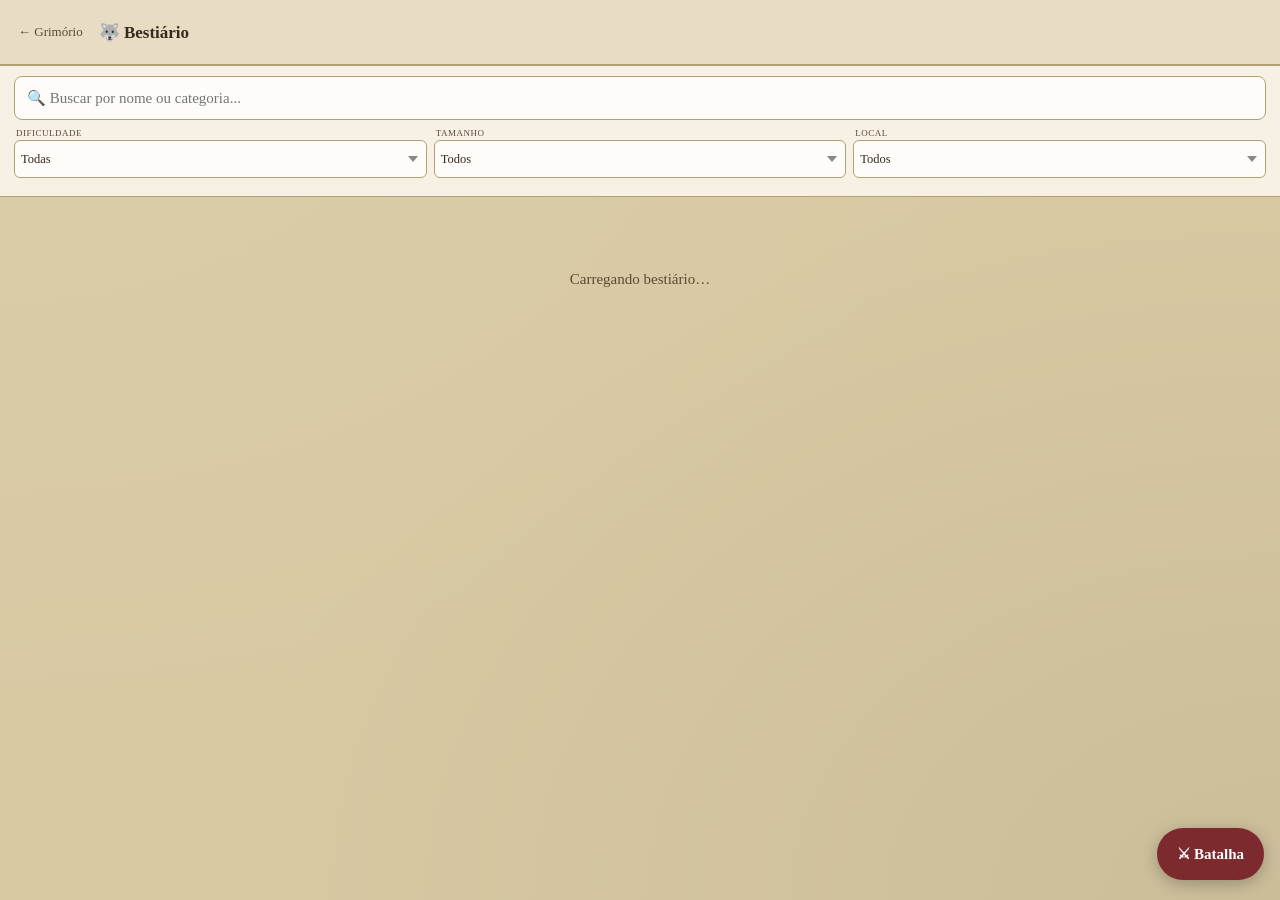
<file: bestiary.html>
<!DOCTYPE html>
<html lang="pt-BR">
<head>
  <meta charset="UTF-8">
  <meta name="viewport" content="width=device-width, initial-scale=1.0, maximum-scale=1.0">
  <title>Bestiário — Grimório de Personagens</title>
  <link rel="stylesheet" href="style.css">
  <style>
    /* ── Layout exclusivo do bestiário ─────────────────────────── */
    body { margin: 0; min-height: 100vh; }

    .bestiary-page {
      display: flex;
      flex-direction: column;
      min-height: 100vh;
    }

    /* Toolbar */
    .bestiary-toolbar {
      display: flex;
      align-items: center;
      gap: 12px;
      padding: 10px 14px;
      background: var(--parchment);
      border-bottom: 2px solid var(--line);
      position: sticky;
      top: 0;
      z-index: 30;
      backdrop-filter: blur(4px);
    }
    .bestiary-page-title {
      font-family: var(--font-heading);
      font-size: 17px;
      margin: 0;
      color: var(--ink);
      flex: 1;
    }
    .bestiary-result-count {
      font-family: var(--font-heading);
      font-size: 12px;
      color: var(--ink-soft);
      white-space: nowrap;
    }
    .btn-back-bestiary {
      font-family: var(--font-heading);
      font-size: 13px;
      color: var(--ink-soft);
      background: none;
      border: none;
      cursor: pointer;
      padding: 8px 4px;
      text-decoration: none;
      display: flex;
      align-items: center;
      gap: 4px;
      min-height: 44px;
      -webkit-tap-highlight-color: transparent;
    }

    /* Painel de filtros sticky */
    .bestiary-filters {
      position: sticky;
      top: 49px;
      z-index: 20;
      background: rgba(248,243,232,0.96);
      backdrop-filter: blur(6px);
      border-bottom: 1px solid var(--line);
      padding: 10px 14px;
      display: flex;
      flex-direction: column;
      gap: 8px;
    }

    /* Linha de busca */
    .filter-search-row {
      display: flex;
      gap: 8px;
      align-items: center;
    }
    .filter-search-input {
      flex: 1;
      padding: 9px 12px;
      border: 1.5px solid var(--line);
      border-radius: 8px;
      font-family: var(--font-body);
      font-size: 15px;
      background: rgba(255,255,255,0.8);
      min-height: 44px;
      box-sizing: border-box;
    }
    .filter-search-input:focus {
      outline: none;
      border-color: var(--gold);
    }

    /* Linha de selects compactos */
    .filter-selects-row {
      display: flex;
      gap: 7px;
      flex-wrap: nowrap;
    }
    .filter-select-wrap {
      flex: 1;
      min-width: 0;
      display: flex;
      flex-direction: column;
      gap: 2px;
    }
    .filter-select-label {
      font-family: var(--font-label);
      font-size: 9px;
      text-transform: uppercase;
      letter-spacing: 0.5px;
      color: var(--ink-soft);
      padding-left: 2px;
    }
    .filter-select {
      width: 100%;
      padding: 7px 6px;
      border: 1.5px solid var(--line);
      border-radius: 6px;
      font-family: var(--font-heading);
      font-size: 12.5px;
      background: rgba(255,255,255,0.8);
      color: var(--ink);
      min-height: 38px;
      cursor: pointer;
      -webkit-appearance: none;
      appearance: none;
      background-image: url("data:image/svg+xml,%3Csvg xmlns='http://www.w3.org/2000/svg' width='10' height='6'%3E%3Cpath d='M0 0l5 6 5-6z' fill='%23888'/%3E%3C/svg%3E");
      background-repeat: no-repeat;
      background-position: right 8px center;
      padding-right: 22px;
    }
    .filter-select:focus { outline: none; border-color: var(--gold); }
    .filter-select.has-value {
      border-color: var(--wax-red);
      background-color: rgba(125,42,46,0.06);
      color: var(--wax-red-dark);
    }

    /* Tags de filtros ativos */
    .active-filters-row {
      display: flex;
      flex-wrap: wrap;
      gap: 5px;
      min-height: 0;
    }
    .active-filter-tag {
      font-family: var(--font-heading);
      font-size: 11px;
      background: rgba(125,42,46,0.12);
      color: var(--wax-red-dark);
      border: 1px solid rgba(125,42,46,0.25);
      padding: 3px 8px;
      border-radius: 10px;
    }
    .active-filter-tag {
  font-family: var(--font-heading);
  font-size: 11px;
  background: rgba(125,42,46,0.12);
  color: var(--wax-red-dark);
  border: 1px solid rgba(125,42,46,0.25);
  padding: 3px 8px;
  border-radius: 10px;
  cursor: pointer;
}
.active-filter-tag:active { background: var(--wax-red-dark); color: #fff; }
.active-filter-clear {
      font-family: var(--font-heading);
      font-size: 11px;
      background: none;
      border: 1px solid var(--line);
      color: var(--ink-soft);
      padding: 3px 8px;
      border-radius: 10px;
      cursor: pointer;
    }

    /* Conteúdo */
    .bestiary-content {
      padding: 14px 14px 40px;
      display: flex;
      flex-direction: column;
      gap: 18px;
      flex: 1;
    }
    .bestiary-empty {
      text-align: center;
      color: var(--ink-soft);
      padding: 40px 20px;
      font-size: 15px;
      line-height: 1.8;
    }

    /* Grupos por dificuldade */
    .bestiary-group { display: flex; flex-direction: column; gap: 8px; }
    .bestiary-group-title {
      font-family: var(--font-heading);
      font-size: 13px;
      letter-spacing: 0.4px;
      margin: 0;
      padding: 5px 12px;
      border-radius: 5px;
      font-weight: 700;
    }
    .diff-1 { background: rgba(86,98,74,0.15);  color: #3a5a28; }
    .diff-2 { background: rgba(156,122,60,0.18); color: #7a5c20; }
    .diff-3 { background: rgba(180,100,30,0.18); color: #8b4a10; }
    .diff-4 { background: rgba(125,42,46,0.18);  color: #7d2a2e; }
    .diff-5 { background: rgba(80,0,0,0.20);     color: #5a0000; }

    /* ── Card de monstro ─────────────────────────────────────── */
    .monster-card {
      border: 1.5px solid var(--line);
      border-radius: 8px;
      overflow: hidden;
      background: rgba(255,255,255,0.35);
    }
    .diff-card-1 { border-left: 4px solid #6a9e50; }
    .diff-card-2 { border-left: 4px solid var(--gold); }
    .diff-card-3 { border-left: 4px solid #c0601a; }
    .diff-card-4 { border-left: 4px solid var(--wax-red); }
    .diff-card-5 { border-left: 4px solid #6b0000; }
    .monster-card-elite { box-shadow: 0 0 0 2px #c0a030; }
    .monster-card-elite .monster-card-header {
      background: linear-gradient(135deg, rgba(192,160,48,0.10), transparent);
    }

    .monster-card-header {
      padding: 11px 13px;
      cursor: pointer;
      user-select: none;
      -webkit-tap-highlight-color: transparent;
    }
    .monster-card-title-row {
      display: flex;
      align-items: flex-start;
      gap: 9px;
      margin-bottom: 7px;
    }
    .monster-size-icon { font-size: 20px; flex-shrink: 0; line-height: 1.3; }
    .monster-card-title-block { flex: 1; min-width: 0; }
    .monster-name {
      font-family: var(--font-heading);
      font-size: 15px;
      font-weight: 700;
      display: block;
      line-height: 1.3;
    }
    .monster-meta {
      font-size: 11px;
      color: var(--ink-soft);
      display: block;
      margin-top: 2px;
      line-height: 1.35;
    }
    .monster-skulls { font-size: 12px; flex-shrink: 0; letter-spacing: -2px; }
    .diff-skulls-1 { color: #6a9e50; }
    .diff-skulls-2 { color: var(--gold); }
    .diff-skulls-3 { color: #c0601a; }
    .diff-skulls-4 { color: var(--wax-red); }
    .diff-skulls-5 { color: #8b0000; }

    .monster-stat-chips {
      display: flex; flex-wrap: wrap; gap: 6px; margin-bottom: 8px;
    }
    .monster-chip {
      font-family: var(--font-heading);
      font-size: 15px;
      font-weight: 700;
      padding: 5px 11px;
      border-radius: 10px;
      white-space: nowrap;
      line-height: 1.2;
    }
    .monster-chip small {
      display: block;
      font-size: 9px;
      font-weight: 400;
      opacity: .7;
      text-transform: uppercase;
      letter-spacing: .4px;
      margin-top: 1px;
    }
    .chip-hp     { background: rgba(125,42,46,0.13);  color: #7d2a2e; }
    .chip-def    { background: rgba(86,98,74,0.14);   color: #3a5a28; }
    .chip-mag    { background: rgba(90,60,120,0.13);  color: #5a3c78; }
    .chip-dodge  { background: rgba(156,122,60,0.13); color: #7a5c20; }
    .chip-act    { background: rgba(58,42,29,0.09);   color: var(--ink-soft); }
    .chip-dmg    { background: rgba(125,42,46,0.10);  color: #7d2a2e; }

    /* Bloco de atributos */
    .monster-attrs {
      display: flex; gap: 6px; flex-wrap: wrap;
      margin-top: 8px; padding-top: 8px;
      border-top: 1px solid var(--line);
    }
    .monster-attr {
      display: flex; flex-direction: column; align-items: center;
      padding: 5px 10px; border-radius: 7px; min-width: 42px;
      background: rgba(0,0,0,.04); border: 1px solid var(--line);
    }
    .monster-attr-key {
      font-family: var(--font-label); font-size: 9px;
      text-transform: uppercase; letter-spacing: .5px;
      color: var(--ink-soft);
    }
    .monster-attr-val {
      font-family: var(--font-heading); font-size: 16px;
      font-weight: 700; color: var(--ink); line-height: 1.2;
    }
    /* DEX em destaque — importante para acerto */
    .monster-attr.attr-dex {
      background: rgba(125,42,46,0.09);
      border-color: rgba(125,42,46,0.25);
    }
    .monster-attr.attr-dex .monster-attr-key { color: #7d2a2e; }
    .monster-attr.attr-dex .monster-attr-val { color: #7d2a2e; }

    .monster-expand-hint {
      font-size: 10.5px;
      color: var(--ink-soft);
      text-align: right;
    }
    .monster-card.expanded .monster-expand-hint { display: none; }

    /* Acordeão */
    .monster-card-details {
      max-height: 0;
      overflow: hidden;
      transition: max-height 0.3s ease;
      border-top: 0 solid var(--line);
    }
    .monster-card.expanded .monster-card-details {
      max-height: 9999px;
      border-top-width: 1px;
    }
    .monster-detail-block {
      padding: 11px 13px;
      border-bottom: 1px solid rgba(0,0,0,0.06);
    }
    .monster-detail-block:last-child { border-bottom: none; }
    .monster-detail-title {
      font-family: var(--font-heading);
      font-size: 11px;
      text-transform: uppercase;
      letter-spacing: 0.5px;
      color: var(--gold);
      margin-bottom: 7px;
    }
    .monster-ability { margin-bottom: 7px; font-size: 13px; line-height: 1.55; }
    .monster-ability:last-child { margin-bottom: 0; }
    .monster-ability-name { color: var(--ink); }
    .monster-ability-desc { color: var(--ink-soft); }
    .monster-behavior-text, .monster-story-text {
      font-size: 13px;
      line-height: 1.6;
      color: var(--ink-soft);
      margin: 0;
    }
    .monster-story-block { background: rgba(156,122,60,0.04); }
    .monster-story-text { font-style: italic; }

    .monster-loot-row {
      display: flex;
      align-items: baseline;
      gap: 7px;
      padding: 3px 0;
      border-bottom: 1px dashed var(--line);
      font-size: 12.5px;
    }
    .monster-loot-row:last-child { border-bottom: none; }
    .monster-loot-chance {
      font-family: var(--font-heading);
      font-weight: 700;
      color: var(--gold);
      min-width: 34px;
      flex-shrink: 0;
    }
    .monster-loot-item { flex: 1; color: var(--ink); }
    .monster-loot-qty { font-family: var(--font-heading); color: var(--ink-soft); font-size: 11px; white-space: nowrap; }

    /* ── Battle FAB ───────────────────────────────────────────── */
    .battle-fab {
      position: fixed;
      bottom: 20px;
      right: 16px;
      z-index: 200;
      background: var(--wax-red, #7d2a2e);
      color: #fff;
      border: none;
      border-radius: 28px;
      padding: 12px 20px;
      font-family: var(--font-heading);
      font-size: 15px;
      font-weight: 700;
      box-shadow: 0 4px 16px rgba(0,0,0,0.25);
      cursor: pointer;
      transition: background 0.15s, transform 0.15s;
      min-height: 52px;
    }
    .battle-fab--active { background: #a03030; }
    .battle-fab:active { transform: scale(0.96); }

    /* ── Modal overlay ─────────────────────────────────────────── */
    .battle-modal-overlay {
      position: fixed;
      inset: 0;
      background: rgba(0,0,0,0.55);
      z-index: 300;
      display: none;
      align-items: flex-end;
    }
    .battle-modal-overlay.open { display: flex; }
    .battle-modal-overlay.flash { animation: flash-bg 0.3s; }
    @keyframes flash-bg { 0%,100%{background:rgba(0,0,0,0.55)} 50%{background:rgba(125,42,46,0.5)} }

    .battle-modal {
      background: var(--parchment, #f8f3e8);
      width: 100%;
      max-height: 85vh;
      border-radius: 16px 16px 0 0;
      display: flex;
      flex-direction: column;
      overflow: hidden;
    }
    .battle-modal-header {
      display: flex;
      align-items: center;
      gap: 10px;
      padding: 14px 16px;
      border-bottom: 1px solid var(--line, #c8a060);
      flex-shrink: 0;
    }
    .battle-modal-title {
      font-family: var(--font-heading);
      font-size: 16px;
      flex: 1;
      margin: 0;
      color: var(--ink, #2a1a0a);
    }
    .battle-modal-btn {
      background: none;
      border: 1px solid var(--line, #c8a060);
      border-radius: 6px;
      padding: 6px 10px;
      font-family: var(--font-heading);
      font-size: 12px;
      cursor: pointer;
      color: var(--ink-soft, #6a4a2a);
    }
    #btn-battle-close { font-size: 18px; border: none; color: var(--ink-soft, #6a4a2a); }

    /* Custom add row */
    .battle-custom-row {
      display: flex;
      gap: 8px;
      padding: 10px 14px;
      border-bottom: 1px solid var(--line, #c8a060);
      flex-shrink: 0;
      background: rgba(255,255,255,0.4);
    }
    .battle-custom-row input {
      flex: 1;
      padding: 8px 10px;
      border: 1px solid var(--line, #c8a060);
      border-radius: 6px;
      font-size: 14px;
      min-height: 40px;
      background: rgba(255,255,255,0.8);
    }
    #battle-custom-hp { width: 72px; flex: 0 0 72px; }

    /* Lista de monstros em batalha */
    .battle-list {
      flex: 1;
      overflow-y: auto;
      padding: 10px 14px 20px;
      display: flex;
      flex-direction: column;
      gap: 10px;
    }
    .battle-empty {
      text-align: center;
      color: var(--ink-soft, #6a4a2a);
      padding: 30px 10px;
      font-size: 14px;
      line-height: 1.8;
    }

    .battle-entry {
      background: rgba(255,255,255,0.5);
      border: 1.5px solid var(--line, #c8a060);
      border-radius: 8px;
      padding: 10px 12px;
      display: flex;
      flex-direction: column;
      gap: 7px;
    }
    .battle-entry--dead {
      opacity: 0.6;
      border-color: #aaa;
      background: rgba(0,0,0,0.05);
    }
    .battle-entry-head {
      display: flex;
      align-items: center;
      justify-content: space-between;
    }
    .battle-entry-name {
      font-family: var(--font-heading);
      font-size: 14px;
      font-weight: 700;
      color: var(--ink, #2a1a0a);
    }
    .battle-remove-btn {
      background: none;
      border: 1px solid var(--line, #c8a060);
      border-radius: 50%;
      width: 26px;
      height: 26px;
      font-size: 12px;
      cursor: pointer;
      color: var(--ink-soft, #6a4a2a);
      display: flex;
      align-items: center;
      justify-content: center;
    }
    .battle-remove-btn:active { background: #c83020; color: #fff; border-color: #c83020; }

    .battle-hp-row {
      display: flex;
      align-items: center;
      gap: 5px;
    }
    .battle-hp-btn {
      padding: 6px 10px;
      border-radius: 6px;
      border: 1px solid var(--line, #c8a060);
      background: rgba(125,42,46,0.1);
      color: var(--wax-red-dark, #7d2a2e);
      font-family: var(--font-heading);
      font-size: 13px;
      cursor: pointer;
      min-height: 36px;
      flex-shrink: 0;
    }
    .battle-hp-btn:active { background: var(--wax-red-dark, #7d2a2e); color: #fff; }
    .battle-hp-btn--heal {
      background: rgba(86,98,74,0.12);
      color: var(--rust-green-dark, #3a5a28);
      border-color: var(--rust-green, #6a8a50);
    }
    .battle-hp-btn--heal:active { background: var(--rust-green, #6a8a50); color: #fff; }

    .battle-hp-display {
      flex: 1;
      text-align: center;
      font-family: var(--font-heading);
      font-size: 20px;
      font-weight: 700;
      color: var(--ink, #2a1a0a);
      display: flex;
      align-items: center;
      justify-content: center;
      gap: 2px;
    }
    .battle-hp-dead { color: #999; }
    .battle-hp-current { font-size: 22px; }
    .battle-hp-sep { font-size: 14px; opacity: 0.5; }
    .battle-hp-max { font-size: 14px; opacity: 0.6; }

    .battle-hp-bar-track {
      height: 6px;
      background: rgba(0,0,0,0.1);
      border-radius: 3px;
      overflow: hidden;
    }
    .battle-hp-bar-fill {
      height: 100%;
      border-radius: 3px;
      transition: width 0.2s, background 0.3s;
    }

    .battle-custom-dmg-row {
      display: flex;
      gap: 5px;
      align-items: center;
    }
    .battle-custom-input {
      flex: 1;
      padding: 6px 8px;
      border: 1px solid var(--line, #c8a060);
      border-radius: 5px;
      font-size: 14px;
      min-height: 36px;
      background: rgba(255,255,255,0.8);
    }

    /* Botão de batalha nos cards de monstro */
    .battle-add-btn {
      font-family: var(--font-heading);
      font-size: 11px;
      padding: 4px 8px;
      border-radius: 6px;
      border: 1px solid var(--wax-red, #7d2a2e);
      background: rgba(125,42,46,0.08);
      color: var(--wax-red-dark, #7d2a2e);
      cursor: pointer;
      white-space: nowrap;
      min-height: 28px;
    }
    .battle-add-btn:active { background: var(--wax-red-dark, #7d2a2e); color: #fff; }
    .battle-add-btn--active { background: rgba(125,42,46,0.2); font-weight: 700; }

  </style>
</head>
<body>
<div class="bestiary-page">

  <!-- Toolbar fixa -->
  <header class="bestiary-toolbar">
    <a href="index.html" class="btn-back-bestiary">← Grimório</a>
    <h1 class="bestiary-page-title">🐺 Bestiário</h1>
    <span class="bestiary-result-count" id="result-count"></span>
  </header>

  <!-- Filtros sticky -->
  <div class="bestiary-filters">
    <div class="filter-search-row">
      <input type="search" id="search-input" class="filter-search-input"
        placeholder="🔍 Buscar por nome ou categoria..." autocomplete="off" autocorrect="off">
    </div>
    <div class="filter-selects-row">
      <div class="filter-select-wrap">
        <label class="filter-select-label" for="diff-select">Dificuldade</label>
        <select id="diff-select" class="filter-select">
          <option value="">Todas</option>
          <option value="1">☠ Fácil</option>
          <option value="2">☠☠ Equilibrado</option>
          <option value="3">☠☠☠ Desafiador</option>
          <option value="4">☠☠☠☠ Muito Forte</option>
          <option value="5">☠☠☠☠☠ Chefe/Lenda</option>
        </select>
      </div>
      <div class="filter-select-wrap">
        <label class="filter-select-label" for="size-select">Tamanho</label>
        <select id="size-select" class="filter-select">
          <option value="">Todos</option>
          <option value="pequeno">🐭 Pequeno</option>
          <option value="normal">🧍 Normal</option>
          <option value="grande">🦁 Grande</option>
          <option value="colossal">🐉 Colossal</option>
        </select>
      </div>
      <div class="filter-select-wrap">
        <label class="filter-select-label" for="loc-select">Local</label>
        <select id="loc-select" class="filter-select">
          <option value="">Todos</option>
          <!-- Preenchido via JS com locais do BESTIARY -->
        </select>
      </div>
    </div>
    <div class="active-filters-row" id="active-filters"></div>
  </div>

  <!-- Cards dos monstros -->
  <div id="bestiary-content" class="bestiary-content">
    <p class="bestiary-empty">Carregando bestiário…</p>
  </div>

</div>

<script src="data.js"></script>
<script src="bestiary.js"></script>

  <button class="battle-fab" id="battle-fab">⚔ Batalha</button>
  <div class="battle-modal-overlay" id="battle-modal-overlay">
    <div class="battle-modal">
      <div class="battle-modal-header">
        <h2 class="battle-modal-title">⚔ Monstros em Batalha</h2>
        <button class="battle-modal-btn" id="btn-battle-clear">🗑 Limpar</button>
        <button class="battle-modal-btn" id="btn-battle-close">✕</button>
      </div>
      <div class="battle-custom-row">
        <input type="text" id="battle-custom-name" placeholder="Nome do monstro..." maxlength="40">
        <input type="number" id="battle-custom-hp" placeholder="HP" min="1" max="9999">
        <button class="battle-modal-btn" id="battle-custom-add">+ Add</button>
      </div>
      <div class="battle-list" id="battle-list">
        <p class="battle-empty">Adicione monstros clicando em ⚔ Batalha nos cards.</p>
      </div>
    </div>
  </div>
</body>
</html>
</file>
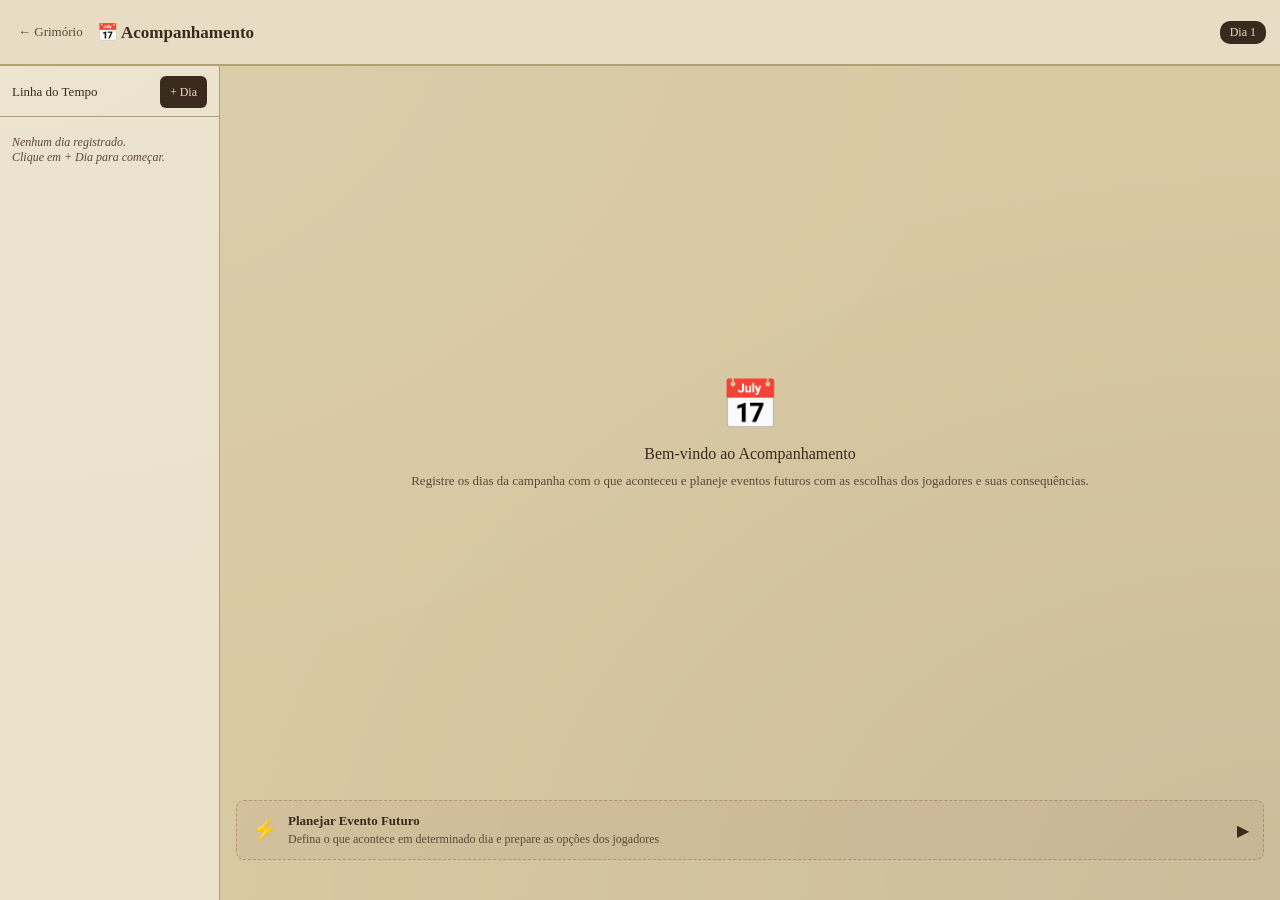
<file: campaign-log.html>
<!DOCTYPE html>
<html lang="pt-BR">
<head>
  <meta charset="UTF-8">
  <meta name="viewport" content="width=device-width, initial-scale=1.0, maximum-scale=1.0">
  <title>Acompanhamento — Grimório de Personagens</title>
  <link rel="stylesheet" href="style.css">
  <style>
    /* ── Base ────────────────────────────────────────────────── */
    body { margin: 0; min-height: 100vh; }
    .cl-page { display: flex; flex-direction: column; min-height: 100vh; }

    /* ── Toolbar ─────────────────────────────────────────────── */
    .cl-toolbar {
      display: flex; align-items: center; gap: 10px;
      padding: 10px 14px;
      background: var(--parchment);
      border-bottom: 2px solid var(--line);
      position: sticky; top: 0; z-index: 30;
    }
    .cl-back { font-family: var(--font-heading); font-size: 13px; color: var(--ink-soft);
      background: none; border: none; cursor: pointer; padding: 8px 4px;
      text-decoration: none; min-height: 44px; display: flex; align-items: center; }
    .cl-title { font-family: var(--font-heading); font-size: 17px; margin: 0; color: var(--ink); flex: 1; }
    .cl-day-badge {
      font-family: var(--font-heading); font-size: 12px;
      background: var(--ink); color: var(--parchment);
      padding: 4px 10px; border-radius: 10px;
    }

    /* ── Layout principal ───────────────────────────────────── */
    .cl-body {
      display: flex; flex: 1; overflow: hidden; height: calc(100vh - 53px);
    }

    /* ── Coluna esquerda: linha do tempo ──────────────────────── */
    .cl-timeline-col {
      width: 220px; flex-shrink: 0;
      border-right: 1px solid var(--line);
      display: flex; flex-direction: column;
      background: rgba(248,243,232,0.6);
      overflow: hidden;
    }
    .cl-timeline-header {
      padding: 10px 12px 8px;
      border-bottom: 1px solid var(--line);
      display: flex; align-items: center; justify-content: space-between;
      flex-shrink: 0;
    }
    .cl-timeline-title { font-family: var(--font-heading); font-size: 13px; color: var(--ink); }
    .cl-btn-add-day {
      background: var(--ink); color: var(--parchment);
      border: none; border-radius: 6px; padding: 5px 10px;
      font-family: var(--font-heading); font-size: 12px; cursor: pointer;
      min-height: 32px; white-space: nowrap;
    }
    .cl-btn-add-day:active { opacity: 0.8; }

    .cl-timeline-list {
      flex: 1; overflow-y: auto; -webkit-overflow-scrolling: touch;
      padding: 8px 0;
    }

    .cl-day-entry {
      padding: 9px 12px; cursor: pointer; border-left: 3px solid transparent;
      transition: background 0.1s; position: relative;
    }
    .cl-day-entry:active { background: rgba(156,122,60,0.1); }
    .cl-day-entry.active {
      background: rgba(156,122,60,0.12); border-left-color: var(--gold);
    }
    .cl-day-entry.has-event::after {
      content: "⚡"; position: absolute; right: 8px; top: 50%; transform: translateY(-50%);
      font-size: 11px; color: var(--wax-red);
    }
    .cl-day-num { font-family: var(--font-heading); font-size: 13px; font-weight: 700; color: var(--ink); }
    .cl-day-title-small { font-size: 11px; color: var(--ink-soft); overflow: hidden; text-overflow: ellipsis; white-space: nowrap; max-width: 160px; }

    /* Separador de eventos futuros */
    .cl-timeline-sep {
      padding: 6px 12px 3px;
      font-family: var(--font-label); font-size: 9px; text-transform: uppercase;
      letter-spacing: 0.5px; color: var(--wax-red); border-top: 1px dashed var(--line);
      margin-top: 4px;
    }

    /* ── Coluna direita: conteúdo ──────────────────────────── */
    .cl-content-col {
      flex: 1; overflow-y: auto; -webkit-overflow-scrolling: touch;
      padding: 16px 16px 40px;
      display: flex; flex-direction: column; gap: 14px;
    }

    /* ── Estado vazio ──────────────────────────────────────── */
    .cl-empty {
      flex: 1; display: flex; flex-direction: column; align-items: center;
      justify-content: center; text-align: center; padding: 40px 20px;
      color: var(--ink-soft);
    }
    .cl-empty-icon { font-size: 48px; margin-bottom: 12px; }
    .cl-empty-title { font-family: var(--font-heading); font-size: 16px; margin: 0 0 8px; color: var(--ink); }
    .cl-empty-sub { font-size: 13px; line-height: 1.6; margin: 0; }

    /* ── Card de dia (conteúdo central) ─────────────────────── */
    .cl-day-card {
      background: rgba(255,255,255,0.5); border: 1.5px solid var(--line);
      border-radius: 8px; overflow: hidden;
    }
    .cl-day-card-header {
      padding: 12px 14px; background: linear-gradient(135deg, rgba(156,122,60,0.12), rgba(248,243,232,0.8));
      border-bottom: 1px solid var(--line);
      display: flex; align-items: center; gap: 10px; flex-wrap: wrap;
    }
    .cl-day-label {
      font-family: var(--font-heading); font-size: 11px; text-transform: uppercase;
      letter-spacing: 0.4px; color: var(--gold);
    }
    .cl-day-card-title {
      font-family: var(--font-heading); font-size: 15px; font-weight: 700;
      color: var(--ink); flex: 1; min-width: 0; overflow-wrap: break-word;
    }
    .cl-day-card-actions { display: flex; gap: 6px; margin-left: auto; }
    .cl-icon-btn {
      background: none; border: 1px solid var(--line); border-radius: 6px;
      padding: 4px 8px; font-size: 14px; cursor: pointer; color: var(--ink-soft);
      min-height: 32px; min-width: 32px;
    }
    .cl-icon-btn:active { background: var(--ink); color: var(--parchment); border-color: var(--ink); }
    .cl-icon-btn.danger:active { background: var(--wax-red); border-color: var(--wax-red); color: #fff; }

    .cl-day-card-body { padding: 12px 14px; }
    .cl-relato {
      font-size: 13.5px; color: var(--ink); line-height: 1.75;
      white-space: pre-wrap; word-break: break-word;
    }
    .cl-relato-empty { font-size: 13px; color: var(--ink-soft); font-style: italic; }

    /* ── Eventos planejados no dia ───────────────────────────── */
    .cl-events-section { display: flex; flex-direction: column; gap: 8px; }
    .cl-events-title {
      font-family: var(--font-heading); font-size: 11px; text-transform: uppercase;
      letter-spacing: 0.4px; color: var(--wax-red); padding-bottom: 6px;
      border-bottom: 1px dashed var(--line); display: flex; align-items: center; gap: 6px;
    }

    .cl-event-card {
      border: 1.5px solid; border-radius: 8px; overflow: hidden;
    }
    .cl-event-card.status-pending  { border-color: rgba(156,122,60,0.4); background: rgba(156,122,60,0.05); }
    .cl-event-card.status-resolved { border-color: rgba(60,100,60,0.35); background: rgba(60,100,60,0.05); }
    .cl-event-card.status-skipped  { border-color: rgba(0,0,0,0.15); background: rgba(0,0,0,0.03); opacity: 0.7; }

    .cl-event-header {
      padding: 9px 12px; display: flex; align-items: center; gap: 8px; flex-wrap: wrap;
      border-bottom: 1px solid rgba(0,0,0,0.07);
    }
    .cl-event-status-badge {
      font-family: var(--font-heading); font-size: 10px; padding: 2px 7px; border-radius: 8px;
    }
    .status-pending  .cl-event-status-badge { background: rgba(156,122,60,0.2); color: #7a5c10; }
    .status-resolved .cl-event-status-badge { background: rgba(60,100,60,0.2); color: #3a6020; }
    .status-skipped  .cl-event-status-badge { background: rgba(0,0,0,0.1); color: #666; }

    .cl-event-title { font-family: var(--font-heading); font-size: 13.5px; font-weight: 700; color: var(--ink); flex: 1; }
    .cl-event-body { padding: 9px 12px; font-size: 13px; color: var(--ink-soft); line-height: 1.6; }

    /* Opções do evento */
    .cl-options { display: flex; flex-direction: column; gap: 6px; margin-top: 8px; }
    .cl-option {
      border: 1px solid var(--line); border-radius: 6px; overflow: hidden;
      transition: border-color 0.15s;
    }
    .cl-option.chosen { border-color: var(--rust-green); }
    .cl-option-header {
      padding: 8px 10px; display: flex; align-items: center; gap: 8px;
      cursor: pointer; -webkit-tap-highlight-color: transparent;
    }
    .cl-option.chosen .cl-option-header { background: rgba(60,100,60,0.08); }
    .cl-option-radio {
      width: 16px; height: 16px; border-radius: 50%; border: 2px solid var(--line);
      flex-shrink: 0; background: white; position: relative;
    }
    .cl-option.chosen .cl-option-radio { border-color: var(--rust-green); background: var(--rust-green); }
    .cl-option.chosen .cl-option-radio::after {
      content: ""; position: absolute; inset: 3px; border-radius: 50%; background: white;
    }
    .cl-option-text { font-size: 13px; font-weight: 600; color: var(--ink); flex: 1; }
    .cl-option-consequence {
      padding: 6px 10px 8px 34px; font-size: 12px; color: var(--ink-soft);
      line-height: 1.55; border-top: 1px dashed rgba(0,0,0,0.07);
      background: rgba(0,0,0,0.02);
    }
    .cl-option-consequence::before { content: "↳ Consequência: "; font-weight: 600; color: var(--ink); }

    /* ── Botão adicionar evento ──────────────────────────────── */
    .cl-btn-add-event {
      display: flex; align-items: center; gap: 6px; padding: 8px 12px;
      background: none; border: 1.5px dashed rgba(125,42,46,0.3); border-radius: 8px;
      color: var(--wax-red-dark); font-family: var(--font-heading); font-size: 13px;
      cursor: pointer; width: 100%; text-align: left;
      -webkit-tap-highlight-color: transparent;
    }
    .cl-btn-add-event:active { background: rgba(125,42,46,0.06); }

    /* ── Botão planejar evento futuro ───────────────────────── */
    .cl-plan-section {
      background: rgba(125,42,46,0.05); border: 1px dashed rgba(125,42,46,0.3);
      border-radius: 8px; padding: 12px 14px; display: flex; align-items: center;
      gap: 10px; cursor: pointer; -webkit-tap-highlight-color: transparent;
    }
    .cl-plan-section:active { background: rgba(125,42,46,0.1); }
    .cl-plan-icon { font-size: 22px; }
    .cl-plan-text { flex: 1; }
    .cl-plan-text strong { font-family: var(--font-heading); display: block; font-size: 13px; color: var(--ink); }
    .cl-plan-text span { font-size: 12px; color: var(--ink-soft); }

    /* ── Modal ───────────────────────────────────────────────── */
    .cl-modal-overlay {
      position: fixed; inset: 0; background: rgba(0,0,0,0.5);
      z-index: 500; display: none; align-items: flex-end;
    }
    .cl-modal-overlay.open { display: flex; }
    .cl-modal {
      background: var(--parchment); width: 100%; max-height: 92vh;
      border-radius: 16px 16px 0 0; display: flex; flex-direction: column;
      overflow: hidden;
    }
    .cl-modal-header {
      padding: 14px 16px; border-bottom: 1px solid var(--line);
      display: flex; align-items: center; gap: 10px; flex-shrink: 0;
    }
    .cl-modal-title { font-family: var(--font-heading); font-size: 16px; flex: 1; margin: 0; color: var(--ink); }
    .cl-modal-close {
      background: none; border: 1px solid var(--line); border-radius: 6px;
      padding: 6px 10px; font-size: 16px; cursor: pointer; color: var(--ink-soft);
    }
    .cl-modal-body { flex: 1; overflow-y: auto; padding: 14px 16px; display: flex; flex-direction: column; gap: 12px; }
    .cl-modal-footer { padding: 10px 16px; border-top: 1px solid var(--line); display: flex; gap: 8px; flex-shrink: 0; }

    /* Campos do modal */
    .cl-field { display: flex; flex-direction: column; gap: 5px; }
    .cl-label { font-family: var(--font-label); font-size: 10px; text-transform: uppercase; letter-spacing: 0.4px; color: var(--gold); }
    .cl-input, .cl-textarea {
      padding: 9px 12px; border: 1px solid var(--line); border-radius: 6px;
      font-size: 14px; background: rgba(255,255,255,0.8); color: var(--ink);
      font-family: inherit; box-sizing: border-box; width: 100%;
    }
    .cl-textarea { resize: vertical; min-height: 80px; line-height: 1.6; }
    .cl-input:focus, .cl-textarea:focus { outline: none; border-color: var(--gold); }

    /* Opções no modal de evento */
    .cl-options-builder { display: flex; flex-direction: column; gap: 8px; }
    .cl-option-builder-item {
      background: rgba(255,255,255,0.6); border: 1px solid var(--line);
      border-radius: 6px; padding: 10px 12px; display: flex; flex-direction: column; gap: 7px;
    }
    .cl-option-builder-head { display: flex; align-items: center; gap: 8px; }
    .cl-option-num {
      font-family: var(--font-heading); font-size: 11px; background: var(--ink);
      color: var(--parchment); border-radius: 50%; width: 20px; height: 20px;
      display: flex; align-items: center; justify-content: center; flex-shrink: 0;
    }
    .cl-btn-remove-opt {
      background: none; border: none; color: var(--wax-red-dark); font-size: 18px;
      cursor: pointer; padding: 0 4px; margin-left: auto; line-height: 1;
    }
    .cl-btn-add-opt {
      background: none; border: 1px dashed var(--line); border-radius: 6px;
      padding: 7px 12px; color: var(--ink-soft); font-family: var(--font-heading);
      font-size: 12px; cursor: pointer; text-align: left;
    }
    .cl-btn-add-opt:active { background: rgba(0,0,0,0.05); }

    /* Botões de ação do modal */
    .cl-btn-primary {
      flex: 1; padding: 12px; background: var(--ink); color: var(--parchment);
      border: none; border-radius: 8px; font-family: var(--font-heading);
      font-size: 14px; cursor: pointer; min-height: 46px;
    }
    .cl-btn-primary:active { opacity: 0.85; }
    .cl-btn-secondary {
      padding: 12px 16px; background: none; border: 1px solid var(--line);
      border-radius: 8px; font-family: var(--font-heading); font-size: 14px;
      cursor: pointer; color: var(--ink-soft);
    }

    /* Mobile: timeline fica em baixo se tela pequena */
    @media (max-width: 520px) {
      .cl-body { flex-direction: column; height: auto; overflow: visible; }
      .cl-timeline-col { width: 100%; max-height: 140px; border-right: none; border-bottom: 1px solid var(--line); }
      .cl-timeline-list { padding: 4px 0; }
      .cl-content-col { padding: 12px 12px 40px; }
    }
  </style>
</head>
<body>
<div class="cl-page">

  <header class="cl-toolbar">
    <a href="index.html" class="cl-back">← Grimório</a>
    <h1 class="cl-title">📅 Acompanhamento</h1>
    <span class="cl-day-badge" id="current-day-badge">Dia 1</span>
  </header>

  <div class="cl-body">

    <!-- Coluna esquerda: linha do tempo -->
    <aside class="cl-timeline-col">
      <div class="cl-timeline-header">
        <span class="cl-timeline-title">Linha do Tempo</span>
        <button class="cl-btn-add-day" id="btn-add-day">+ Dia</button>
      </div>
      <div class="cl-timeline-list" id="timeline-list">
        <!-- gerado por JS -->
      </div>
    </aside>

    <!-- Coluna direita: conteúdo do dia selecionado -->
    <div class="cl-content-col" id="content-col">
      <!-- gerado por JS -->
    </div>

  </div>

  <!-- ── Modal: Adicionar / Editar Dia ─────────────────────── -->
  <div class="cl-modal-overlay" id="modal-day">
    <div class="cl-modal">
      <div class="cl-modal-header">
        <h2 class="cl-modal-title" id="modal-day-title">Registrar Dia</h2>
        <button class="cl-modal-close" id="btn-close-day-modal">✕</button>
      </div>
      <div class="cl-modal-body">
        <div class="cl-field">
          <label class="cl-label">Dia da Campanha</label>
          <input type="number" class="cl-input" id="field-day-num" min="1" max="9999" placeholder="Ex: 1">
        </div>
        <div class="cl-field">
          <label class="cl-label">Título (resumo do dia)</label>
          <input type="text" class="cl-input" id="field-day-title" placeholder="Ex: Fuga de Margem das Pedras" maxlength="80">
        </div>
        <div class="cl-field">
          <label class="cl-label">Relato do Dia</label>
          <textarea class="cl-textarea" id="field-day-relato" rows="6" placeholder="Escreva aqui o que aconteceu neste dia da sessão..."></textarea>
        </div>
      </div>
      <div class="cl-modal-footer">
        <button class="cl-btn-secondary" id="btn-cancel-day">Cancelar</button>
        <button class="cl-btn-primary" id="btn-save-day">Salvar Dia</button>
      </div>
    </div>
  </div>

  <!-- ── Modal: Planejar / Editar Evento ─────────────────────── -->
  <div class="cl-modal-overlay" id="modal-event">
    <div class="cl-modal">
      <div class="cl-modal-header">
        <h2 class="cl-modal-title" id="modal-event-title">Planejar Evento</h2>
        <button class="cl-modal-close" id="btn-close-event-modal">✕</button>
      </div>
      <div class="cl-modal-body">
        <div class="cl-field">
          <label class="cl-label">Dia de Ocorrência</label>
          <input type="number" class="cl-input" id="field-event-day" min="1" max="9999" placeholder="Em qual dia do RPG este evento ocorre?">
        </div>
        <div class="cl-field">
          <label class="cl-label">Título do Evento</label>
          <input type="text" class="cl-input" id="field-event-title" placeholder="Ex: Guerra entre Valdris e Sombrath" maxlength="80">
        </div>
        <div class="cl-field">
          <label class="cl-label">Descrição / Gatilho (para o Mestre)</label>
          <textarea class="cl-textarea" id="field-event-desc" rows="3" placeholder="Descreva o que acontece, por que ocorre e como os jogadores são apresentados ao evento..."></textarea>
        </div>
        <div class="cl-field">
          <label class="cl-label">Opções de Escolha dos Jogadores</label>
          <div class="cl-options-builder" id="options-builder">
            <!-- gerado por JS -->
          </div>
          <button class="cl-btn-add-opt" id="btn-add-option">+ Adicionar Opção</button>
        </div>
      </div>
      <div class="cl-modal-footer">
        <button class="cl-btn-secondary" id="btn-cancel-event">Cancelar</button>
        <button class="cl-btn-primary" id="btn-save-event">Salvar Evento</button>
      </div>
    </div>
  </div>

</div>
<script src="campaign-log.js"></script>
</body>
</html>
</file>
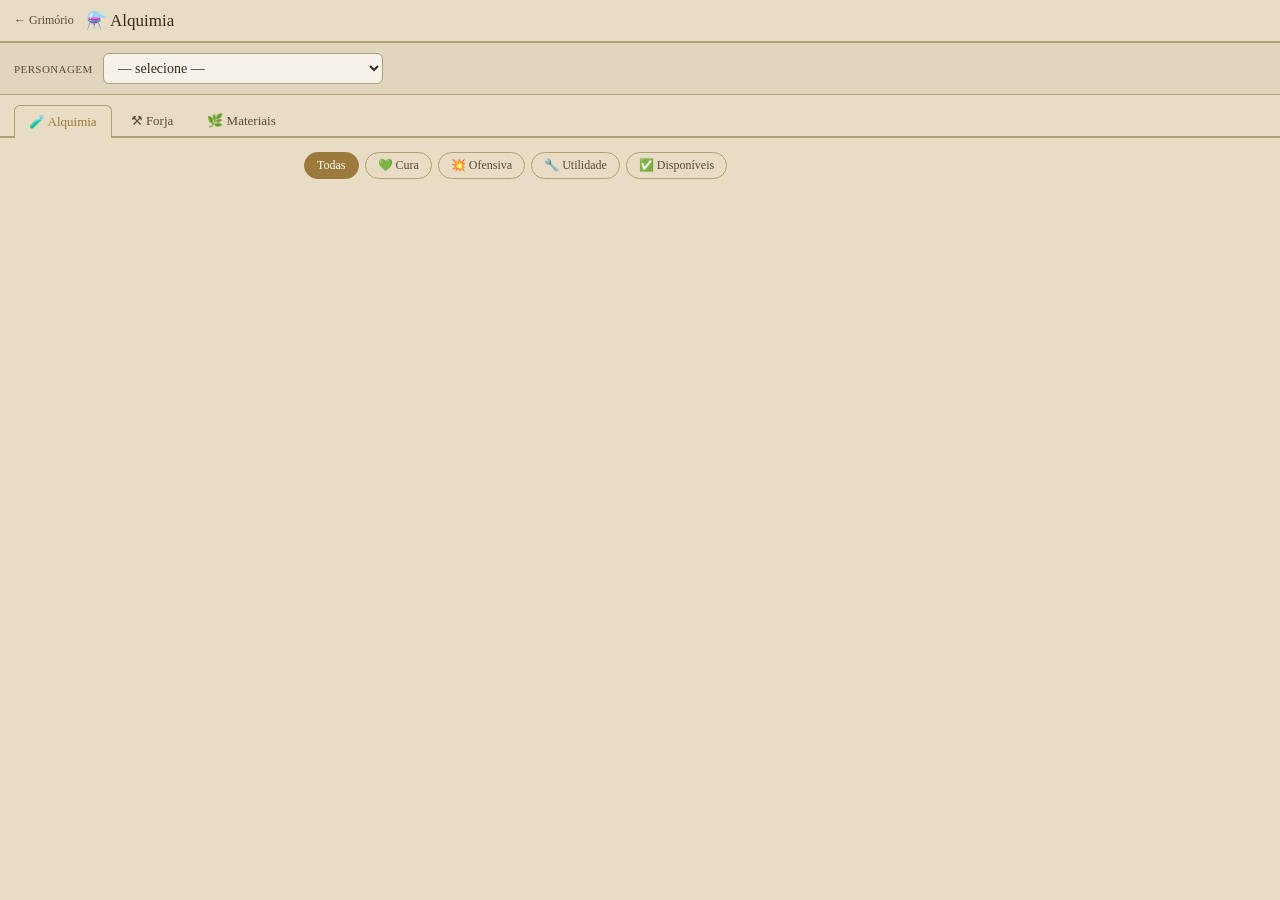
<file: craft.html>
<!DOCTYPE html>
<html lang="pt-BR">
<head>
  <meta charset="UTF-8">
  <meta name="viewport" content="width=device-width, initial-scale=1.0, maximum-scale=1.0">
  <title>Alquimia — Grimório de Personagens</title>
  <link rel="stylesheet" href="style.css">
  <style>
    /* ── Layout exclusivo da página de craft ─────────────────── */
    body { margin:0; min-height:100vh; background:var(--parchment); }

    .craft-page { display:flex; flex-direction:column; min-height:100vh; }

    /* Toolbar */
    .craft-toolbar {
      display:flex; align-items:center; gap:12px;
      padding:10px 14px;
      background:var(--parchment);
      border-bottom:2px solid var(--line);
      position:sticky; top:0; z-index:30;
      backdrop-filter:blur(4px);
    }
    .craft-toolbar-title {
      font-family:var(--font-heading); font-size:17px; color:var(--ink); flex:1;
    }
    .craft-toolbar a {
      font-size:12px; color:var(--ink-soft); text-decoration:none;
    }

    /* Seletor de personagem */
    .craft-char-bar {
      padding:10px 14px; background:rgba(0,0,0,0.03);
      border-bottom:1px solid var(--line);
      display:flex; align-items:center; gap:10px; flex-wrap:wrap;
    }
    .craft-char-bar label { font-family:var(--font-label); font-size:11px; text-transform:uppercase; letter-spacing:.4px; color:var(--ink-soft); }
    .craft-char-select {
      flex:1; min-width:160px; max-width:280px;
      font-family:var(--font-heading); font-size:14px;
      padding:6px 10px; border:1px solid var(--line); border-radius:6px;
      background:rgba(255,255,255,.7); color:var(--ink);
    }
    .craft-char-info {
      font-size:12px; color:var(--ink-soft); margin-left:auto;
    }

    /* Abas */
    .craft-tabs {
      display:flex; gap:4px; padding:10px 14px 0;
      border-bottom:2px solid var(--line);
      background:var(--parchment);
    }
    .craft-tab-btn {
      padding:7px 14px; border:1px solid transparent; border-bottom:none;
      border-radius:6px 6px 0 0; font-family:var(--font-heading); font-size:13px;
      background:transparent; color:var(--ink-soft); cursor:pointer; transition:.15s;
    }
    .craft-tab-btn.active {
      background:var(--parchment); border-color:var(--line);
      color:var(--gold); border-bottom-color:var(--parchment);
      margin-bottom:-2px; z-index:1;
    }

    /* Corpo */
    .craft-body { flex:1; padding:14px; max-width:700px; margin:0 auto; width:100%; box-sizing:border-box; }

    /* Seção de receitas */
    .recipe-list { display:flex; flex-direction:column; gap:10px; }

    .recipe-card {
      border:1px solid var(--line); border-radius:10px;
      background:rgba(255,255,255,.35); overflow:hidden;
      transition:box-shadow .15s;
    }
    .recipe-card:hover { box-shadow:0 2px 10px rgba(0,0,0,.08); }
    .recipe-card.unavailable { opacity:.6; }

    .recipe-header {
      display:flex; align-items:center; gap:10px;
      padding:12px 14px; cursor:pointer; user-select:none;
    }
    .recipe-icon { font-size:24px; flex-shrink:0; }
    .recipe-title-col { flex:1; min-width:0; }
    .recipe-name { font-family:var(--font-heading); font-size:15px; color:var(--ink); }
    .recipe-sub  { font-size:11px; color:var(--ink-soft); margin-top:2px; }
    .recipe-tier-badge {
      font-size:10px; padding:2px 8px; border-radius:10px; font-family:var(--font-label);
      text-transform:uppercase; letter-spacing:.3px; flex-shrink:0;
    }
    .tier-comum   { background:rgba(0,0,0,.08); color:var(--ink-soft); }
    .tier-raro    { background:rgba(100,60,200,.12); color:#6040cc; }
    .tier-lendario{ background:rgba(184,150,12,.15); color:#927800; }
    .recipe-status-dot {
      width:10px; height:10px; border-radius:50%; flex-shrink:0;
    }
    .dot-ok      { background:#27ae60; }
    .dot-missing { background:#e74c3c; }
    .dot-norecipe{ background:#aaa; }

    .recipe-body { padding:0 14px 14px; display:none; }
    .recipe-card.open .recipe-body { display:block; }
    .recipe-card.open .recipe-header { border-bottom:1px solid var(--line); padding-bottom:10px; margin-bottom:0; }

    /* Ingredientes */
    .ingredient-list { display:flex; flex-direction:column; gap:5px; margin:10px 0; }
    .ingredient-row  {
      display:flex; align-items:center; gap:8px;
      font-size:13px; padding:5px 8px; border-radius:6px;
    }
    .ingredient-row.have    { background:rgba(39,174,96,.08); }
    .ingredient-row.missing { background:rgba(231,76,60,.08); }
    .ingredient-icon { font-size:16px; flex-shrink:0; }
    .ingredient-name { flex:1; color:var(--ink); }
    .ingredient-qty  { font-family:var(--font-heading); font-size:13px; }
    .ingredient-row.have    .ingredient-qty { color:#27ae60; }
    .ingredient-row.missing .ingredient-qty { color:#e74c3c; }
    .ingredient-have-label { font-size:11px; color:var(--ink-soft); }

    /* Efeito base */
    .recipe-base-effect {
      font-size:13px; color:var(--ink); line-height:1.55;
      padding:8px 10px; background:rgba(0,0,0,.04); border-radius:6px; margin:8px 0;
    }

    /* Chance de acerto */
    .craft-roll-section { margin-top:10px; }
    .craft-roll-label { font-family:var(--font-label); font-size:11px; text-transform:uppercase; letter-spacing:.4px; color:var(--ink-soft); margin-bottom:6px; }
    .craft-roll-info  {
      display:flex; gap:8px; flex-wrap:wrap; margin-bottom:10px;
    }
    .craft-roll-chip {
      padding:4px 10px; border-radius:12px; font-size:12px;
      font-family:var(--font-heading); border:1px solid var(--line);
    }
    .chip-n { background:rgba(39,174,96,.1); color:#1e8449; border-color:rgba(39,174,96,.25); }
    .chip-d { background:rgba(180,120,20,.1); color:#9a7010; border-color:rgba(180,120,20,.25); }
    .chip-c { background:rgba(160,40,40,.1);  color:#a03030; border-color:rgba(160,40,40,.25); }

    /* Botão criar */
    .btn-craft {
      width:100%; padding:13px; border:none; border-radius:8px;
      background:var(--gold); color:#fff; font-family:var(--font-heading);
      font-size:15px; cursor:pointer; transition:.15s;
    }
    .btn-craft:active { filter:brightness(.9); }
    .btn-craft:disabled { opacity:.5; cursor:not-allowed; }

    /* Modal de resultado */
    .craft-result-overlay {
      position:fixed; inset:0; background:rgba(0,0,0,.55);
      z-index:200; display:flex; align-items:center; justify-content:center;
      padding:16px; box-sizing:border-box;
    }
    .craft-result-overlay.hidden { display:none; }
    .craft-result-modal {
      background:var(--parchment); border-radius:14px;
      border:2px solid var(--line); max-width:440px; width:100%;
      padding:20px; position:relative; box-shadow:0 8px 32px rgba(0,0,0,.25);
    }
    .crm-icon    { font-size:48px; text-align:center; display:block; margin-bottom:8px; }
    .crm-title   { font-family:var(--font-heading); font-size:20px; text-align:center; margin-bottom:4px; }
    .crm-roll    { text-align:center; font-size:13px; color:var(--ink-soft); margin-bottom:14px; }
    .crm-result  { font-size:14px; line-height:1.6; padding:10px 12px; border-radius:8px; margin-bottom:12px; }
    .crm-success  { background:rgba(39,174,96,.1); border:1px solid rgba(39,174,96,.3); }
    .crm-crit-suc { background:rgba(184,150,12,.12); border:1px solid rgba(184,150,12,.35); }
    .crm-fail     { background:rgba(231,76,60,.08); border:1px solid rgba(231,76,60,.2); }
    .crm-crit-fail{ background:rgba(100,0,0,.08); border:1px solid rgba(160,40,40,.3); }
    .crm-label    { font-family:var(--font-label); font-size:10px; text-transform:uppercase; letter-spacing:.4px; color:var(--ink-soft); margin-bottom:4px; }
    .crm-bonus    { font-size:13px; font-style:italic; color:#27ae60; margin-top:6px; }
    .crm-penalty  { font-size:13px; font-style:italic; color:#c0392b; margin-top:6px; }
    .crm-actions  { display:flex; gap:8px; }
    .btn-crm-add  { flex:1; padding:10px; border:none; border-radius:8px; background:var(--gold); color:#fff; font-family:var(--font-heading); font-size:14px; cursor:pointer; }
    .btn-crm-close{ flex:1; padding:10px; border:1px solid var(--line); border-radius:8px; background:transparent; font-family:var(--font-heading); font-size:14px; cursor:pointer; color:var(--ink); }

    /* Inventário de materiais */
    .mat-grid { display:grid; grid-template-columns:repeat(auto-fill,minmax(150px,1fr)); gap:8px; }
    .mat-card {
      padding:10px; border:1px solid var(--line); border-radius:8px;
      background:rgba(255,255,255,.3); display:flex; flex-direction:column; gap:4px;
    }
    .mat-card-name { font-family:var(--font-heading); font-size:13px; color:var(--ink); }
    .mat-card-qty  { font-size:20px; font-family:var(--font-heading); color:var(--gold); }
    .mat-card-tag  { font-size:10px; color:var(--ink-soft); }

    /* Empty state */
    .craft-empty {
      text-align:center; padding:48px 16px; color:var(--ink-soft);
      font-size:14px; line-height:1.7;
    }
    .craft-empty-icon { font-size:48px; display:block; margin-bottom:12px; }

    /* Filtros */
    .craft-filters { display:flex; gap:6px; flex-wrap:wrap; margin-bottom:12px; }
    .craft-filter-btn {
      padding:5px 12px; border-radius:14px; border:1px solid var(--line);
      background:transparent; font-size:12px; font-family:var(--font-heading);
      cursor:pointer; color:var(--ink-soft); transition:.12s;
    }
    .craft-filter-btn.active { background:var(--gold); color:#fff; border-color:var(--gold); }

    /* Seletor de item base da forja */
    .forge-base-section {
      background:rgba(156,122,60,0.06); border:1px solid rgba(156,122,60,0.2);
      border-radius:10px; padding:12px; margin-bottom:14px;
    }
    .forge-base-label {
      font-family:var(--font-label); font-size:11px; text-transform:uppercase;
      letter-spacing:.4px; color:var(--ink-soft); margin-bottom:8px;
    }
    .forge-base-select {
      width:100%; padding:9px 10px; border:1px solid var(--line); border-radius:7px;
      background:rgba(255,255,255,.7); font-family:var(--font-heading); font-size:14px;
      color:var(--ink); margin-bottom:6px;
    }
    .forge-base-info {
      font-size:12px; color:var(--ink-soft); min-height:16px;
    }

    /* Cards de receita de forja */
    .forge-recipe-list { display:flex; flex-direction:column; gap:10px; }
    .forge-card {
      border:1px solid var(--line); border-radius:10px;
      background:rgba(255,255,255,.35); overflow:hidden; transition:box-shadow .15s;
    }
    .forge-card.unavailable { opacity:.55; }
    .forge-card:hover:not(.unavailable) { box-shadow:0 2px 10px rgba(0,0,0,.08); }
    .forge-card-header {
      display:flex; align-items:center; gap:10px;
      padding:12px 14px; cursor:pointer; user-select:none;
    }
    .forge-card-icon { font-size:24px; flex-shrink:0; }
    .forge-card-title-col { flex:1; min-width:0; }
    .forge-card-name { font-family:var(--font-heading); font-size:15px; color:var(--ink); }
    .forge-card-sub  { font-size:11px; color:var(--ink-soft); margin-top:2px; line-height:1.4; }
    .forge-card-body { padding:0 14px 14px; display:none; }
    .forge-card.open .forge-card-body { display:block; }
    .forge-card.open .forge-card-header { border-bottom:1px solid var(--line); }

    /* Material necessário */
    .forge-material-row {
      display:flex; align-items:center; gap:8px; padding:8px 10px;
      border-radius:7px; margin:8px 0; font-size:13px;
    }
    .forge-material-row.have    { background:rgba(39,174,96,.08); }
    .forge-material-row.missing { background:rgba(231,76,60,.08); }
    .forge-material-qty { font-family:var(--font-heading); margin-left:auto; }
    .forge-material-row.have    .forge-material-qty { color:#27ae60; }
    .forge-material-row.missing .forge-material-qty { color:#e74c3c; }

    /* Efeito de encantamento */
    .forge-enchant-box {
      padding:9px 11px; border-radius:7px; margin:8px 0;
      background:rgba(156,122,60,0.07); border-left:3px solid var(--gold);
      font-size:13px; color:var(--ink); line-height:1.55;
    }
    .forge-enchant-label {
      font-family:var(--font-label); font-size:10px; text-transform:uppercase;
      letter-spacing:.4px; color:var(--gold); display:block; margin-bottom:3px;
    }
    .forge-req-box {
      font-size:12px; color:var(--ink-soft); padding:6px 10px;
      background:rgba(0,0,0,.04); border-radius:6px; margin:6px 0;
    }

    /* Resultado da forja */
    .crm-forged-item {
      padding:10px 12px; border-radius:8px; margin:10px 0;
      background:rgba(156,122,60,.08); border:1px solid rgba(156,122,60,.25);
    }
    .crm-forged-name { font-family:var(--font-heading); font-size:15px; color:var(--gold); }
    .crm-forged-effect { font-size:13px; color:var(--ink); margin-top:4px; line-height:1.5; }

    @media(max-width:480px) {
      .forge-card-header { padding:10px; }
      .forge-card-body   { padding:0 10px 10px; }
    }
  </style>
</head>
<body>
<div class="craft-page" id="craft-page">

  <!-- Toolbar -->
  <div class="craft-toolbar">
    <a href="index.html">← Grimório</a>
    <span class="craft-toolbar-title">⚗️ Alquimia</span>
  </div>

  <!-- Seletor de personagem -->
  <div class="craft-char-bar">
    <label for="char-select">Personagem</label>
    <select class="craft-char-select" id="char-select">
      <option value="">— selecione —</option>
    </select>
    <span class="craft-char-info" id="char-info"></span>
  </div>

  <!-- Abas -->
  <div class="craft-tabs">
    <button class="craft-tab-btn active" data-tab="recipes">🧪 Alquimia</button>
    <button class="craft-tab-btn" data-tab="forge">⚒ Forja</button>
    <button class="craft-tab-btn" data-tab="materials">🌿 Materiais</button>
  </div>

  <!-- Corpo -->
  <div class="craft-body">
    <div id="tab-recipes">
      <!-- filtros -->
      <div class="craft-filters" id="recipe-filters">
        <button class="craft-filter-btn active" data-filter="all">Todas</button>
        <button class="craft-filter-btn" data-filter="cura">💚 Cura</button>
        <button class="craft-filter-btn" data-filter="ofensiva">💥 Ofensiva</button>
        <button class="craft-filter-btn" data-filter="utilidade">🔧 Utilidade</button>
        <button class="craft-filter-btn" data-filter="available">✅ Disponíveis</button>
      </div>
      <div class="recipe-list" id="recipe-list"></div>
    </div>

    <div id="tab-forge" style="display:none">
      <div class="craft-filters" id="forge-filters">
        <button class="craft-filter-btn active" data-forge-filter="all">Todos</button>
        <button class="craft-filter-btn" data-forge-filter="weapon">⚔ Armas</button>
        <button class="craft-filter-btn" data-forge-filter="armor">🛡 Armaduras</button>
        <button class="craft-filter-btn" data-forge-filter="lendario">✦ Lendários</button>
        <button class="craft-filter-btn" data-forge-filter="available">✅ Disponíveis</button>
      </div>

      <!-- Seletor de item base -->
      <div class="forge-base-section" id="forge-base-section">
        <div class="forge-base-label">⚒ Item base para encantar</div>
        <select class="forge-base-select" id="forge-base-select">
          <option value="">— selecione arma ou armadura comum —</option>
        </select>
        <div class="forge-base-info" id="forge-base-info"></div>
      </div>

      <div class="forge-recipe-list" id="forge-recipe-list"></div>
    </div>

    <div id="tab-materials" style="display:none">
      <div class="mat-grid" id="mat-grid"></div>
    </div>
  </div>

  <!-- Modal de resultado -->
  <div class="craft-result-overlay hidden" id="result-overlay">
    <div class="craft-result-modal" id="result-modal">
      <span class="crm-icon" id="crm-icon">⚗️</span>
      <div class="crm-title" id="crm-title"></div>
      <div class="crm-roll"  id="crm-roll"></div>
      <div class="crm-result" id="crm-result"></div>
      <div class="crm-actions">
        <button class="btn-crm-add"   id="btn-crm-add">➕ Adicionar ao inventário</button>
        <button class="btn-crm-close" id="btn-crm-close">Fechar</button>
      </div>
    </div>
  </div>

</div>

<script src="data.js"></script>
<script src="craft.js"></script>
</body>
</html>
</file>
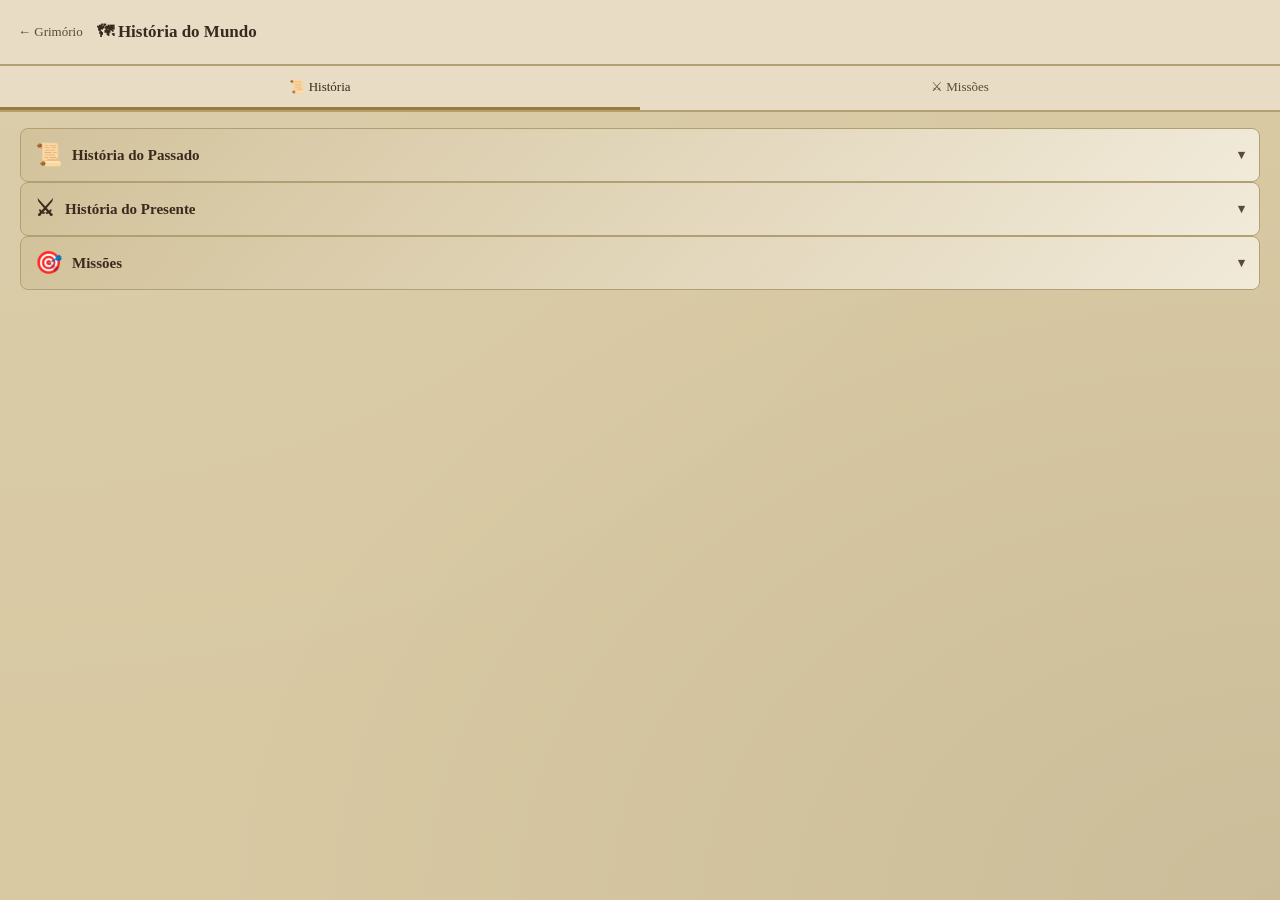
<file: history.html>
<!DOCTYPE html>
<html lang="pt-BR">
<head>
  <meta charset="UTF-8">
  <meta name="viewport" content="width=device-width, initial-scale=1.0, maximum-scale=1.0">
  <title>História do Mundo — Grimório de Personagens</title>
  <link rel="stylesheet" href="style.css">
  <style>
    body { margin: 0; min-height: 100vh; }

    /* ── Toolbar ─────────────────────────────────────────────── */
    .hist-toolbar {
      display: flex; align-items: center; gap: 10px;
      padding: 10px 14px;
      background: var(--parchment);
      border-bottom: 2px solid var(--line);
      position: sticky; top: 0; z-index: 30;
      backdrop-filter: blur(4px);
    }
    .hist-back {
      font-family: var(--font-heading); font-size: 13px;
      color: var(--ink-soft); background: none; border: none;
      cursor: pointer; padding: 8px 4px; text-decoration: none;
      min-height: 44px; display: flex; align-items: center;
      -webkit-tap-highlight-color: transparent;
    }
    .hist-title { font-family: var(--font-heading); font-size: 17px; margin: 0; color: var(--ink); flex: 1; }

    /* ── Content ─────────────────────────────────────────────── */
    .hist-content { padding: 12px 12px 48px; display: flex; flex-direction: column; gap: 8px; }

    /* ── Acordeão nível 1 — Seções principais ────────────────── */
    .hist-section-block { border-radius: 8px; overflow: hidden; border: 1.5px solid var(--line); }

    .hist-section-trigger {
      width: 100%; display: flex; align-items: center; gap: 10px;
      padding: 13px 14px; background: none; border: none; cursor: pointer;
      font-family: var(--font-heading); font-size: 15px; font-weight: 700;
      color: var(--ink); text-align: left; min-height: 52px;
      background: linear-gradient(135deg, rgba(156,122,60,0.12), rgba(248,243,232,0.8));
      -webkit-tap-highlight-color: transparent;
    }
    .hist-section-trigger.open { border-bottom: 1px solid var(--line); }
    .hist-section-icon { font-size: 22px; flex-shrink: 0; }
    .hist-section-name { flex: 1; }
    .hist-arrow { margin-left: auto; flex-shrink: 0; font-size: 13px; color: var(--ink-soft); transition: transform 0.2s; }
    .hist-section-trigger.open .hist-arrow { transform: rotate(180deg); }

    .hist-section-panel { max-height: 0; overflow: hidden; transition: max-height 0.35s ease; }
    .hist-section-panel.open { max-height: 99999px; }

    /* ── Acordeão nível 2 — Entradas ────────────────────────── */
    .hist-entry-block { border-top: 1px solid rgba(0,0,0,0.06); }
    .hist-entry-trigger {
      width: 100%; display: flex; align-items: center; gap: 10px;
      padding: 10px 14px 10px 20px; background: none; border: none;
      cursor: pointer; font-family: var(--font-heading); font-size: 13.5px;
      color: var(--ink); text-align: left; min-height: 46px;
      -webkit-tap-highlight-color: transparent;
    }
    .hist-entry-trigger.open { background: rgba(248,243,232,0.7); }
    .hist-entry-badge {
      font-family: var(--font-heading); font-size: 10px;
      padding: 2px 8px; border-radius: 8px; flex-shrink: 0;
    }
    .hist-badge-era    { background: rgba(90,60,120,0.18); color: #4a2a7a; }
    .hist-badge-evento { background: rgba(156,122,60,0.2); color: #7a5c10; }
    .hist-badge-main   { background: rgba(125,42,46,0.18); color: var(--wax-red-dark); }
    .hist-badge-side   { background: rgba(60,100,156,0.15); color: #2a4a8a; }

    .hist-entry-name { flex: 1; min-width: 0; overflow-wrap: break-word; }
    .hist-entry-panel { background: rgba(255,255,255,0.5); max-height: 0; overflow: hidden; transition: max-height 0.3s ease; }
    .hist-entry-panel.open { max-height: 99999px; }

    /* ── Blocos de conteúdo dentro de entradas ─────────────── */
    .hist-body { padding: 12px 14px 16px; display: flex; flex-direction: column; gap: 10px; }

    .hist-lore {
      font-size: 13.5px; color: var(--ink); line-height: 1.7;
      border-left: 3px solid var(--gold); padding: 8px 10px;
      background: rgba(58,42,29,0.04); border-radius: 0 4px 4px 0;
    }
    .hist-lore p { margin: 0 0 8px; }
    .hist-lore p:last-child { margin: 0; }

    .hist-field-row {
      display: flex; flex-direction: column; gap: 3px;
      padding: 7px 9px; background: rgba(255,255,255,0.5);
      border-radius: 4px; font-size: 13px; color: var(--ink);
    }
    .hist-field-label {
      font-family: var(--font-label); font-size: 9.5px;
      text-transform: uppercase; letter-spacing: 0.4px; color: var(--gold);
    }
    .hist-field-alert { background: rgba(125,42,46,0.07); border-left: 2px solid var(--wax-red); }
    .hist-field-green { background: rgba(60,100,60,0.07); border-left: 2px solid var(--rust-green); }
    .hist-field-blue  { background: rgba(40,80,140,0.07); border-left: 2px solid #5080c0; }
    .hist-field-purple{ background: rgba(90,60,120,0.08); border-left: 2px solid #7060b0; }

    .hist-section-title {
      font-family: var(--font-heading); font-size: 11px;
      text-transform: uppercase; letter-spacing: 0.4px;
      color: var(--ink-soft); padding-bottom: 4px;
      border-bottom: 1px dashed var(--line); margin-top: 4px;
    }
    .hist-list {
      margin: 4px 0 0; padding-left: 18px; font-size: 13px;
      color: var(--ink); line-height: 1.8; display: flex;
      flex-direction: column; gap: 3px;
    }
    .hist-list li { overflow-wrap: break-word; }

    /* Monstros possíveis */
    .hist-monsters { display: flex; flex-wrap: wrap; gap: 6px; margin-top: 4px; }
    .hist-monster-chip {
      font-family: var(--font-heading); font-size: 11px;
      padding: 3px 9px; border-radius: 10px; border: 1px solid;
    }
    .diff-chip-1 { background: rgba(106,158,80,0.15); color: #3a6020; border-color: rgba(106,158,80,0.3); }
    .diff-chip-2 { background: rgba(200,160,32,0.15); color: #7a5000; border-color: rgba(200,160,32,0.3); }
    .diff-chip-3 { background: rgba(192,96,26,0.15);  color: #7a3010; border-color: rgba(192,96,26,0.3); }
    .diff-chip-4 { background: rgba(176,48,48,0.15);  color: #7a1010; border-color: rgba(176,48,48,0.3); }
    .diff-chip-5 { background: rgba(107,0,0,0.15);    color: #6b0000; border-color: rgba(107,0,0,0.3); }

    /* Recompensas */
    .hist-rewards { display: flex; flex-wrap: wrap; gap: 6px; margin-top: 4px; }
    .hist-reward-chip {
      font-family: var(--font-heading); font-size: 11px;
      padding: 3px 9px; border-radius: 10px;
      background: rgba(156,122,60,0.14); color: #7a5c10;
      border: 1px solid rgba(156,122,60,0.3);
    }

    /* Missão principal: borda especial */
    .hist-mission-main > .hist-entry-trigger { background: rgba(125,42,46,0.05); }
    .hist-mission-main > .hist-entry-trigger.open { background: rgba(125,42,46,0.1); }

    /* Maldição especial */
    .hist-curse-block {
      background: rgba(90,60,120,0.08);
      border: 1.5px solid rgba(90,60,120,0.3);
      border-radius: 6px; padding: 12px 14px;
      display: flex; flex-direction: column; gap: 8px;
    }
    .hist-curse-title {
      font-family: var(--font-heading); font-size: 14px;
      font-weight: 700; color: #4a2a7a;
    }
    .hist-curse-stage {
      padding: 7px 9px; border-radius: 5px;
      font-size: 13px; color: var(--ink); line-height: 1.5;
    }
    .hist-curse-stage-1 { background: rgba(200,160,32,0.12); border-left: 3px solid #c8a020; }
    .hist-curse-stage-2 { background: rgba(192,96,26,0.12);  border-left: 3px solid #c06010; }
    .hist-curse-stage-3 { background: rgba(125,42,46,0.12);  border-left: 3px solid var(--wax-red); }
    .hist-curse-stage-num { font-family: var(--font-heading); font-size: 10px; text-transform: uppercase; letter-spacing: 0.3px; margin-bottom: 2px; }

    /* Caixa do Mestre */
    .hist-master-box {
      background: rgba(40,80,140,0.06); border: 1px solid rgba(40,80,140,0.2);
      border-radius: 6px; padding: 10px 12px;
    }
    .hist-master-box-title { font-family: var(--font-heading); font-size: 11px; color: #2a4a8a; text-transform: uppercase; letter-spacing: 0.4px; margin-bottom: 6px; }

    @media (min-width: 640px) {
      .hist-content { padding: 16px 20px 48px; gap: 10px; }
      .hist-body { padding: 14px 18px; }
    }

    /* ── Tab bar ─────────────────────────────────────────────── */
    .hist-tab-bar {
      display: flex; gap: 0;
      background: var(--parchment);
      border-bottom: 2px solid var(--line);
      position: sticky; top: 58px; z-index: 25;
    }
    .hist-tab-btn {
      flex: 1; padding: 10px 8px;
      font-family: var(--font-heading); font-size: 13px;
      background: none; border: none; cursor: pointer;
      color: var(--ink-soft); border-bottom: 3px solid transparent;
      transition: all 0.15s; min-height: 44px;
    }
    .hist-tab-btn.active { color: var(--ink); border-bottom-color: var(--gold); }

    /* ── Missões ─────────────────────────────────────────────── */
    .missions-header {
      display: flex; align-items: center; gap: 10px;
      padding: 10px 0 6px; margin-bottom: 8px;
    }
    .missions-filter-row {
      display: flex; gap: 6px; flex-wrap: wrap; margin-bottom: 10px;
    }
    .mission-filter-btn {
      padding: 5px 12px; border-radius: 14px;
      font-family: var(--font-heading); font-size: 12px;
      border: 1px solid var(--line); background: none;
      color: var(--ink-soft); cursor: pointer; transition: all 0.15s;
    }
    .mission-filter-btn.active { background: var(--ink); color: var(--parchment); border-color: var(--ink); }
    .mission-filter-btn.facil.active  { background: #3a6020; border-color: #3a6020; }
    .mission-filter-btn.normal.active { background: #7a5c10; border-color: #7a5c10; }
    .mission-filter-btn.dificil.active{ background: #7a2020; border-color: #7a2020; }

    .mission-roll-btn {
      margin-left: auto; padding: 7px 14px; border-radius: 8px;
      background: var(--gold); color: var(--parchment); border: none;
      font-family: var(--font-heading); font-size: 13px; cursor: pointer;
      font-weight: 700; transition: filter 0.15s;
    }
    .mission-roll-btn:active { filter: brightness(0.85); }

    .missions-grid {
      display: flex; flex-direction: column; gap: 8px;
    }
    .mission-card {
      border: 1.5px solid var(--line); border-radius: 10px;
      overflow: hidden; background: rgba(248,243,232,0.03);
    }
    .mission-card-trigger {
      width: 100%; display: flex; align-items: center; gap: 10px;
      padding: 12px 14px; background: none; border: none; cursor: pointer;
      text-align: left; font-family: inherit;
    }
    .mission-card-trigger:hover { background: rgba(156,122,60,0.05); }
    .mission-icon { font-size: 22px; flex-shrink: 0; }
    .mission-head { flex: 1; min-width: 0; }
    .mission-title { font-family: var(--font-heading); font-size: 14px; color: var(--ink); }
    .mission-sub { font-size: 11.5px; color: var(--ink-soft); margin-top: 2px; }
    .mission-diff-badge {
      font-family: var(--font-heading); font-size: 10px; font-weight: 700;
      padding: 3px 9px; border-radius: 10px; flex-shrink: 0; text-transform: uppercase;
    }
    .diff-facil   { background: rgba(58,96,32,0.2);  color: #5a9030; }
    .diff-normal  { background: rgba(156,122,60,0.2); color: #9c7a3c; }
    .diff-dificil { background: rgba(122,32,32,0.2);  color: #c04040; }
    .mission-arrow { color: var(--ink-soft); font-size: 12px; transition: transform 0.2s; }
    .mission-card-trigger.open .mission-arrow { transform: rotate(180deg); }

    .mission-body { display: none; padding: 0 14px 14px; border-top: 1px solid var(--line); }
    .mission-body.open { display: block; }

    .mission-section { margin-top: 12px; }
    .mission-section-title {
      font-family: var(--font-heading); font-size: 11px;
      text-transform: uppercase; letter-spacing: 0.5px;
      color: var(--ink-soft); margin-bottom: 6px;
      padding-bottom: 3px; border-bottom: 1px solid var(--line);
    }
    .mission-hook { font-size: 13.5px; line-height: 1.65; color: var(--ink); font-style: italic; margin-top: 8px; }
    .mission-tags { display: flex; gap: 5px; flex-wrap: wrap; margin-top: 6px; }
    .mission-tag { font-size: 10.5px; padding: 2px 8px; border-radius: 8px; background: rgba(0,0,0,0.06); color: var(--ink-soft); font-family: var(--font-heading); }

    .mission-area {
      border: 1px solid var(--line); border-radius: 7px;
      padding: 10px 11px; margin-bottom: 7px;
      background: rgba(248,243,232,0.04);
    }
    .mission-area-name { font-family: var(--font-heading); font-size: 13px; color: var(--ink); margin-bottom: 4px; }
    .mission-area-desc { font-size: 12.5px; color: var(--ink-soft); margin: 0 0 6px; line-height: 1.5; }

    .mission-trap-box { background: rgba(180,40,40,0.07); border-left: 3px solid #c05050; border-radius: 4px; padding: 6px 8px; margin-top: 5px; }
    .mission-trap-name { font-family: var(--font-heading); font-size: 11.5px; color: #c05050; }
    .mission-trap-text { font-size: 11.5px; color: var(--ink-soft); line-height: 1.5; }

    .mission-puzzle-box { background: rgba(80,40,120,0.07); border-left: 3px solid #8060c0; border-radius: 4px; padding: 6px 8px; margin-top: 5px; }
    .mission-puzzle-name { font-family: var(--font-heading); font-size: 11.5px; color: #8060c0; }
    .mission-puzzle-text { font-size: 11.5px; color: var(--ink-soft); line-height: 1.5; }
    .mission-puzzle-solution { font-size: 11px; color: #7040a0; border-top: 1px dashed rgba(80,40,120,0.3); margin-top: 4px; padding-top: 4px; }

    .mission-hex-box { background: rgba(40,80,140,0.07); border-left: 3px solid #4060b0; border-radius: 4px; padding: 6px 8px; margin-top: 5px; }
    .mission-hex-title { font-family: var(--font-heading); font-size: 11.5px; color: #4060b0; margin-bottom: 3px; }
    .mission-hex-terrain { font-size: 11px; color: var(--ink-soft); }

    .mission-npc-box { background: rgba(40,120,80,0.07); border-left: 3px solid #408060; border-radius: 4px; padding: 6px 8px; margin-top: 5px; }
    .mission-npc-name { font-family: var(--font-heading); font-size: 11.5px; }
    .mission-npc-role-ben { color: #3a8040; }
    .mission-npc-role-tra { color: #c05050; }
    .mission-npc-role-neu { color: #8a6020; }
    .mission-npc-text { font-size: 11px; color: var(--ink-soft); line-height: 1.5; }

    .mission-enemies-grid { display: flex; flex-wrap: wrap; gap: 5px; margin-top: 4px; }
    .mission-enemy-chip {
      font-size: 11px; padding: 3px 9px; border-radius: 8px;
      font-family: var(--font-heading);
    }
    .diff-chip-1 { background: rgba(58,96,32,0.15);  color: #5a9030; }
    .diff-chip-2 { background: rgba(156,122,60,0.15); color: #9c7a3c; }
    .diff-chip-3 { background: rgba(180,100,20,0.15); color: #b06010; }
    .diff-chip-4 { background: rgba(160,40,40,0.2);   color: #c03030; }
    .diff-chip-5 { background: rgba(100,20,20,0.25);  color: #e02020; }

    .mission-rewards-grid { display: flex; flex-direction: column; gap: 4px; margin-top: 4px; }
    .mission-reward-item {
      font-size: 12px; padding: 5px 9px; border-radius: 5px;
      line-height: 1.4; display: flex; align-items: flex-start; gap: 6px;
    }
    .reward-ouro    { background: rgba(156,122,60,0.12); }
    .reward-moedas  { background: rgba(156,122,60,0.12); }
    .reward-bronze  { background: rgba(140,80,30,0.12);  }
    .reward-prata   { background: rgba(160,160,180,0.12);}
    .reward-platina { background: rgba(180,220,255,0.14);}
    .reward-item    { background: rgba(74,144,217,0.1);  }
    .reward-item_set{ background: rgba(200,160,30,0.18); border-left: 2px solid rgba(200,160,30,0.5); }
    .reward-arma    { background: rgba(180,60,60,0.1);   }
    .reward-armadura{ background: rgba(60,100,160,0.1);  }
    .reward-acessorio{background: rgba(120,60,160,0.1);  }
    .reward-magia   { background: rgba(106,58,122,0.1);  }
    .reward-pericia { background: rgba(40,120,80,0.1);   }
    .reward-benção  { background: rgba(40,160,80,0.1);   }
    .reward-maldição{ background: rgba(160,40,40,0.1);   }
    .reward-bonus   { background: rgba(200,160,30,0.1);  }
    .reward-info    { background: rgba(80,120,180,0.1);  }

    .mission-master-box {
      background: rgba(156,122,60,0.06); border: 1px dashed rgba(156,122,60,0.3);
      border-radius: 7px; padding: 10px 12px; margin-top: 6px;
    }
    .mission-master-title { font-family: var(--font-heading); font-size: 11px; color: var(--gold); text-transform: uppercase; letter-spacing: 0.4px; margin-bottom: 4px; }
    .mission-master-text { font-size: 12.5px; color: var(--ink); line-height: 1.6; }

    .mission-rolled-highlight {
      animation: missionPulse 0.5s ease;
    }
    @keyframes missionPulse {
      0%   { box-shadow: 0 0 0 0 rgba(156,122,60,0.5); }
      50%  { box-shadow: 0 0 0 8px rgba(156,122,60,0.0); }
      100% { box-shadow: none; }
    }
  </style>
</head>
<body>
<div style="display:flex;flex-direction:column;min-height:100vh;">

  <header class="hist-toolbar">
    <a href="index.html" class="hist-back">← Grimório</a>
    <h1 class="hist-title" id="hist-title-main">🗺 História do Mundo</h1>
  </header>

  <div class="hist-tab-bar">
    <button class="hist-tab-btn active" data-hist-view="history">📜 História</button>
    <button class="hist-tab-btn" data-hist-view="missions">⚔ Missões</button>
  </div>

  <div class="hist-content" id="hist-view-history">
    <div id="history-container">
      <p style="text-align:center;color:var(--ink-soft);padding:20px;">Carregando…</p>
    </div>
  </div>

  <div class="hist-content" id="hist-view-missions" style="display:none">
    <div id="missions-container">
      <p style="text-align:center;color:var(--ink-soft);padding:20px;">Carregando…</p>
    </div>
  </div>

</div>
<script src="data.js"></script>
<script src="history.js"></script>
<script src="missions.js"></script>
</body>
</html>
</file>
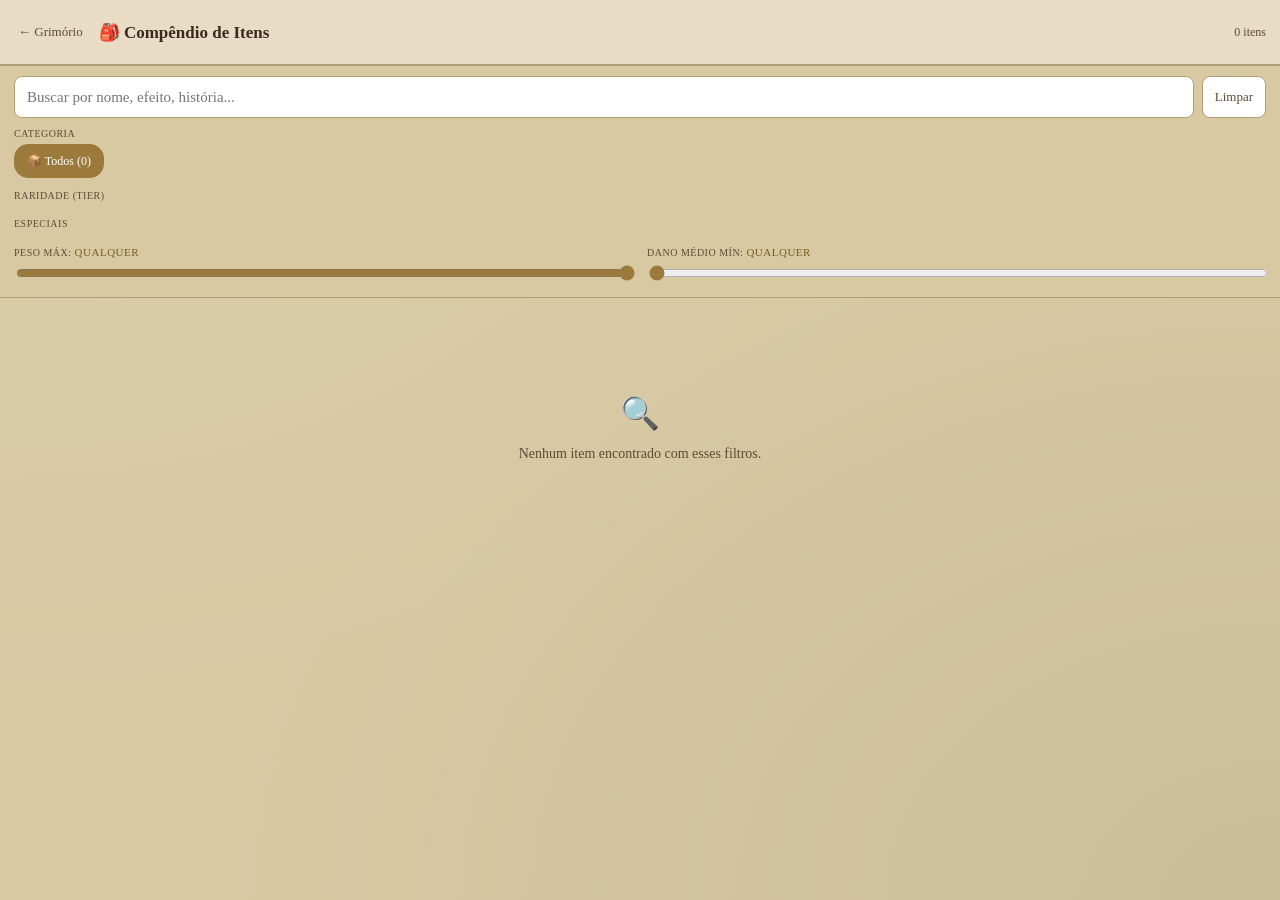
<file: items.html>
<!DOCTYPE html>
<html lang="pt-BR">
<head>
  <meta charset="UTF-8">
  <meta name="viewport" content="width=device-width, initial-scale=1.0, maximum-scale=1.0">
  <title>Compêndio de Itens — Grimório de Personagens</title>
  <link rel="stylesheet" href="style.css">
  <style>
    body { margin: 0; min-height: 100vh; }

    .items-page { display: flex; flex-direction: column; min-height: 100vh; }

    /* ── Toolbar ─────────────────────────────────────────── */
    .items-toolbar {
      display: flex; align-items: center; gap: 12px;
      padding: 10px 14px;
      background: var(--parchment);
      border-bottom: 2px solid var(--line);
      position: sticky; top: 0; z-index: 30;
      backdrop-filter: blur(4px);
    }
    .items-page-title {
      font-family: var(--font-heading);
      font-size: 17px; margin: 0; color: var(--ink); flex: 1;
    }
    .items-result-count {
      font-family: var(--font-heading);
      font-size: 12px; color: var(--ink-soft); white-space: nowrap;
    }
    .btn-back-items {
      font-family: var(--font-heading); font-size: 13px;
      color: var(--ink-soft); background: none; border: none;
      cursor: pointer; padding: 8px 4px; text-decoration: none;
      display: flex; align-items: center; gap: 4px;
      min-height: 44px; -webkit-tap-highlight-color: transparent;
    }

    /* ── Painel de filtros ───────────────────────────────── */
    .items-filters {
      background: var(--parchment-dark, #efe4cd);
      border-bottom: 1px solid var(--line);
      padding: 10px 14px 12px;
      position: sticky; top: 55px; z-index: 25;
    }
    .items-search-row { display: flex; gap: 8px; margin-bottom: 10px; }
    .items-search-input {
      flex: 1; padding: 9px 12px;
      border: 1px solid var(--line); border-radius: 8px;
      font-family: var(--font-body); font-size: 15px;
      background: #fff; color: var(--ink); box-sizing: border-box;
      min-height: 42px;
    }
    .items-search-input:focus { outline: none; border-color: var(--gold); }
    .btn-clear-filters {
      padding: 9px 12px; border: 1px solid var(--line);
      border-radius: 8px; background: #fff; cursor: pointer;
      font-family: var(--font-heading); font-size: 13px;
      color: var(--ink-soft); white-space: nowrap; min-height: 42px;
    }
    .btn-clear-filters:active { background: var(--parchment); }

    .filter-group { margin-bottom: 8px; }
    .filter-group:last-child { margin-bottom: 0; }
    .filter-group-label {
      font-family: var(--font-heading); font-size: 10px;
      text-transform: uppercase; letter-spacing: .5px;
      color: var(--ink-soft); margin-bottom: 5px; display: block;
    }
    .filter-chips {
      display: flex; gap: 6px; flex-wrap: nowrap;
      overflow-x: auto; padding-bottom: 4px;
      -webkit-overflow-scrolling: touch; scrollbar-width: none;
    }
    .filter-chips::-webkit-scrollbar { display: none; }
    .filter-chip {
      padding: 6px 12px; border: 1px solid var(--line);
      border-radius: 14px; background: #fff; cursor: pointer;
      font-family: var(--font-heading); font-size: 12px;
      color: var(--ink-soft); white-space: nowrap; flex-shrink: 0;
      transition: .12s; -webkit-tap-highlight-color: transparent;
      min-height: 34px;
    }
    .filter-chip.active {
      background: var(--gold); color: #fff; border-color: var(--gold);
    }
    .filter-chip.tier-chip-raro.active     { background: #2d6ca8; border-color: #2d6ca8; }
    .filter-chip.tier-chip-magico.active   { background: #6b3fa0; border-color: #6b3fa0; }
    .filter-chip.tier-chip-lendario.active { background: #b8860b; border-color: #b8860b; }
    .filter-chip.tier-chip-unico.active    { background: #a83232; border-color: #a83232; }
    .filter-chip.tier-chip-ancestral.active{ background: #1a5c4a; border-color: #1a5c4a; }

    /* Range sliders para peso/dano */
    .filter-range-row { display: flex; gap: 14px; align-items: center; }
    .filter-range-item { flex: 1; }
    .filter-range-item input[type="range"] {
      width: 100%; accent-color: var(--gold); margin-top: 2px;
    }
    .filter-range-value {
      font-family: var(--font-heading); font-size: 11px; color: var(--gold-dark, #7a5c1e);
    }

    /* ── Grid de itens ───────────────────────────────────── */
    .items-content { flex: 1; padding: 14px; }

    .items-group-title {
      font-family: var(--font-heading); font-size: 14px;
      color: var(--gold-dark, #7a5c1e);
      border-bottom: 1px solid var(--line);
      padding-bottom: 5px; margin: 18px 0 10px;
      display: flex; align-items: center; justify-content: space-between;
    }
    .items-group-title:first-child { margin-top: 0; }
    .items-group-count {
      font-size: 11px; color: var(--ink-soft); font-weight: normal;
    }

    .items-grid {
      display: grid; gap: 10px;
      grid-template-columns: 1fr;
    }
    @media (min-width: 560px) { .items-grid { grid-template-columns: repeat(2, 1fr); } }
    @media (min-width: 900px) { .items-grid { grid-template-columns: repeat(3, 1fr); } }

    /* Card clicável */
    .item-card {
      background: var(--parchment); border: 1px solid var(--line);
      border-radius: 8px; padding: 11px 13px; cursor: pointer;
      transition: .12s; -webkit-tap-highlight-color: transparent;
      display: flex; flex-direction: column; gap: 7px;
      border-left: 3px solid var(--line);
    }
    .item-card:active { transform: scale(.985); background: #f7f0e3; }
    .item-card.tier-raro      { border-left-color: #2d6ca8; }
    .item-card.tier-magico    { border-left-color: #6b3fa0; }
    .item-card.tier-lendario  { border-left-color: #b8860b; }
    .item-card.tier-unico     { border-left-color: #a83232; }
    .item-card.tier-ancestral { border-left-color: #1a5c4a; }

    .item-card-head {
      display: flex; align-items: flex-start; gap: 7px;
      justify-content: space-between;
    }
    .item-card-name {
      font-family: var(--font-heading); font-size: 14px;
      color: var(--ink); line-height: 1.25; flex: 1;
    }
    .item-card-badges { display: flex; flex-direction: column; gap: 3px; align-items: flex-end; flex-shrink: 0; }

    .item-tier-badge {
      font-size: 9px; padding: 2px 7px; border-radius: 10px;
      font-family: var(--font-heading); white-space: nowrap;
      background: rgba(0,0,0,.06); color: var(--ink-soft);
    }
    .item-tier-badge.tier-raro      { background: rgba(45,108,168,.15);  color: #2d6ca8; }
    .item-tier-badge.tier-magico    { background: rgba(107,63,160,.15);  color: #6b3fa0; }
    .item-tier-badge.tier-lendario  { background: rgba(184,134,11,.18);  color: #8a6508; }
    .item-tier-badge.tier-unico     { background: rgba(168,50,50,.15);   color: #a83232; }
    .item-tier-badge.tier-ancestral { background: rgba(26,92,74,.15);    color: #1a5c4a; }
    .item-set-badge {
      font-size: 9px; padding: 2px 7px; border-radius: 10px;
      background: rgba(74,158,80,.15); color: #2d6b32;
      font-family: var(--font-heading); white-space: nowrap;
    }

    .item-card-chips { display: flex; gap: 5px; flex-wrap: wrap; }
    .item-chip {
      font-size: 11px; padding: 3px 8px; border-radius: 6px;
      background: rgba(0,0,0,.045); color: var(--ink-soft);
      font-family: var(--font-heading); white-space: nowrap;
    }
    .item-chip strong { color: var(--ink); font-weight: 600; }
    .item-chip-dmg { background: rgba(125,42,46,.10); color: #7d2a2e; }
    .item-chip-def { background: rgba(58,90,40,.10);  color: #3a5a28; }
    .item-chip-mag { background: rgba(90,60,120,.10); color: #5a3c78; }

    .item-card-preview {
      font-size: 12px; color: var(--ink-soft); line-height: 1.45;
      display: -webkit-box; -webkit-line-clamp: 2; -webkit-box-orient: vertical;
      overflow: hidden;
    }

    .items-empty {
      text-align: center; padding: 50px 20px;
      color: var(--ink-soft); font-size: 14px;
    }

    /* ── Modal de detalhes ───────────────────────────────── */
    .item-modal-overlay {
      position: fixed; inset: 0; z-index: 100;
      background: rgba(30,20,10,.55); backdrop-filter: blur(3px);
      display: flex; align-items: flex-end; justify-content: center;
      padding: 0; opacity: 1; transition: opacity .18s;
    }
    .item-modal-overlay.hidden { display: none; }

    .item-modal {
      background: var(--parchment); width: 100%;
      max-height: 92vh; overflow-y: auto;
      border-radius: 16px 16px 0 0;
      border-top: 3px solid var(--gold);
      animation: slideUp .22s ease-out;
      -webkit-overflow-scrolling: touch;
    }
    @keyframes slideUp { from { transform: translateY(30px); opacity: .6; } to { transform: translateY(0); opacity: 1; } }

    @media (min-width: 620px) {
      .item-modal-overlay { align-items: center; padding: 20px; }
      .item-modal { max-width: 560px; border-radius: 12px; border-top-width: 3px; }
    }

    /* Cabeçalho fixo do modal */
    .item-modal-header {
      position: sticky; top: 0; z-index: 5;
      background: var(--parchment);
      border-bottom: 1px solid var(--line);
      padding: 14px 16px 12px;
      display: flex; align-items: flex-start; gap: 10px;
    }
    .item-modal-header-text { flex: 1; min-width: 0; }
    .item-modal-title {
      font-family: var(--font-heading); font-size: 18px;
      color: var(--ink); margin: 0 0 5px; line-height: 1.25;
    }
    .item-modal-badges { display: flex; gap: 5px; flex-wrap: wrap; }
    .btn-close-modal {
      background: rgba(0,0,0,.06); border: none;
      width: 34px; height: 34px; border-radius: 50%;
      font-size: 17px; cursor: pointer; color: var(--ink-soft);
      flex-shrink: 0; display: flex; align-items: center; justify-content: center;
      -webkit-tap-highlight-color: transparent;
    }
    .btn-close-modal:active { background: rgba(0,0,0,.12); }

    .item-modal-body { padding: 4px 16px 24px; }

    /* Seções do modal */
    .modal-section { margin-top: 16px; }
    .modal-section:first-child { margin-top: 12px; }
    .modal-section-label {
      font-family: var(--font-heading); font-size: 10px;
      text-transform: uppercase; letter-spacing: .8px;
      color: var(--gold-dark, #7a5c1e); margin-bottom: 7px;
      display: flex; align-items: center; gap: 5px;
    }

    /* Grid de stats no modal */
    .modal-stats-grid {
      display: grid; grid-template-columns: repeat(2, 1fr); gap: 8px;
    }
    @media (min-width: 420px) { .modal-stats-grid { grid-template-columns: repeat(3, 1fr); } }
    .modal-stat {
      background: rgba(255,255,255,.5); border: 1px solid var(--line);
      border-radius: 7px; padding: 8px 10px; text-align: center;
    }
    .modal-stat-label {
      font-size: 9px; text-transform: uppercase; letter-spacing: .4px;
      color: var(--ink-soft); font-family: var(--font-heading); display: block;
    }
    .modal-stat-value {
      font-family: var(--font-heading); font-size: 15px;
      color: var(--ink); font-weight: 600; margin-top: 2px; display: block;
    }
    .modal-stat.stat-dmg .modal-stat-value { color: #7d2a2e; }
    .modal-stat.stat-def .modal-stat-value { color: #3a5a28; }
    .modal-stat.stat-mag .modal-stat-value { color: #5a3c78; }

    /* Blocos de texto do modal */
    .modal-text-block {
      background: rgba(255,255,255,.45);
      border-left: 3px solid var(--line);
      border-radius: 0 7px 7px 0;
      padding: 10px 12px; font-size: 13.5px;
      line-height: 1.6; color: var(--ink);
    }
    .modal-text-block.block-effect  { border-left-color: var(--gold); }
    .modal-text-block.block-unique  { border-left-color: #a83232; background: rgba(168,50,50,.05); }
    .modal-text-block.block-set     { border-left-color: #4a9e50; background: rgba(74,158,80,.06); }
    .modal-text-block.block-story   {
      border-left-color: var(--ink-soft); font-style: italic;
      color: var(--ink-soft); font-size: 13px;
    }
    .modal-text-block.block-charges { border-left-color: #2d6ca8; background: rgba(45,108,168,.05); }

    .modal-bonus-list { display: flex; flex-direction: column; gap: 5px; }
    .modal-bonus-item {
      display: flex; justify-content: space-between; align-items: center;
      padding: 7px 11px; background: rgba(255,255,255,.5);
      border: 1px solid var(--line); border-radius: 6px; font-size: 13px;
    }
    .modal-bonus-name { color: var(--ink-soft); }
    .modal-bonus-value { font-family: var(--font-heading); color: var(--gold-dark, #7a5c1e); font-weight: 600; }

    .modal-slot-tags { display: flex; gap: 5px; flex-wrap: wrap; }
    .modal-slot-tag {
      font-size: 11px; padding: 4px 9px; border-radius: 12px;
      background: rgba(156,122,60,.12); color: var(--gold-dark, #7a5c1e);
      font-family: var(--font-heading);
    }
  </style>
</head>
<body>

<div class="items-page">

  <!-- Toolbar -->
  <div class="items-toolbar">
    <a href="index.html" class="btn-back-items">← Grimório</a>
    <h1 class="items-page-title">🎒 Compêndio de Itens</h1>
    <span class="items-result-count" id="result-count">—</span>
  </div>

  <!-- Filtros -->
  <div class="items-filters">
    <div class="items-search-row">
      <input type="text" id="search-input" class="items-search-input"
             placeholder="Buscar por nome, efeito, história..." autocomplete="off">
      <button class="btn-clear-filters" id="btn-clear">Limpar</button>
    </div>

    <div class="filter-group">
      <span class="filter-group-label">Categoria</span>
      <div class="filter-chips" id="category-chips"></div>
    </div>

    <div class="filter-group">
      <span class="filter-group-label">Raridade (Tier)</span>
      <div class="filter-chips" id="tier-chips"></div>
    </div>

    <div class="filter-group">
      <span class="filter-group-label">Especiais</span>
      <div class="filter-chips" id="special-chips"></div>
    </div>

    <div class="filter-group">
      <div class="filter-range-row">
        <div class="filter-range-item">
          <span class="filter-group-label">
            Peso máx: <span class="filter-range-value" id="weight-value">qualquer</span>
          </span>
          <input type="range" id="weight-range" min="0" max="20" step="0.5" value="20">
        </div>
        <div class="filter-range-item">
          <span class="filter-group-label">
            Dano médio mín: <span class="filter-range-value" id="dmg-value">qualquer</span>
          </span>
          <input type="range" id="dmg-range" min="0" max="20" step="1" value="0">
        </div>
      </div>
    </div>
  </div>

  <!-- Conteúdo -->
  <div class="items-content" id="items-content"></div>
</div>

<!-- Modal de detalhes -->
<div class="item-modal-overlay hidden" id="item-modal-overlay">
  <div class="item-modal" id="item-modal">
    <div class="item-modal-header">
      <div class="item-modal-header-text">
        <h2 class="item-modal-title" id="modal-title">—</h2>
        <div class="item-modal-badges" id="modal-badges"></div>
      </div>
      <button class="btn-close-modal" id="btn-close-modal" aria-label="Fechar">✕</button>
    </div>
    <div class="item-modal-body" id="modal-body"></div>
  </div>
</div>

<script src="data.js"></script>
<script src="items.js"></script>
</body>
</html>
</file>
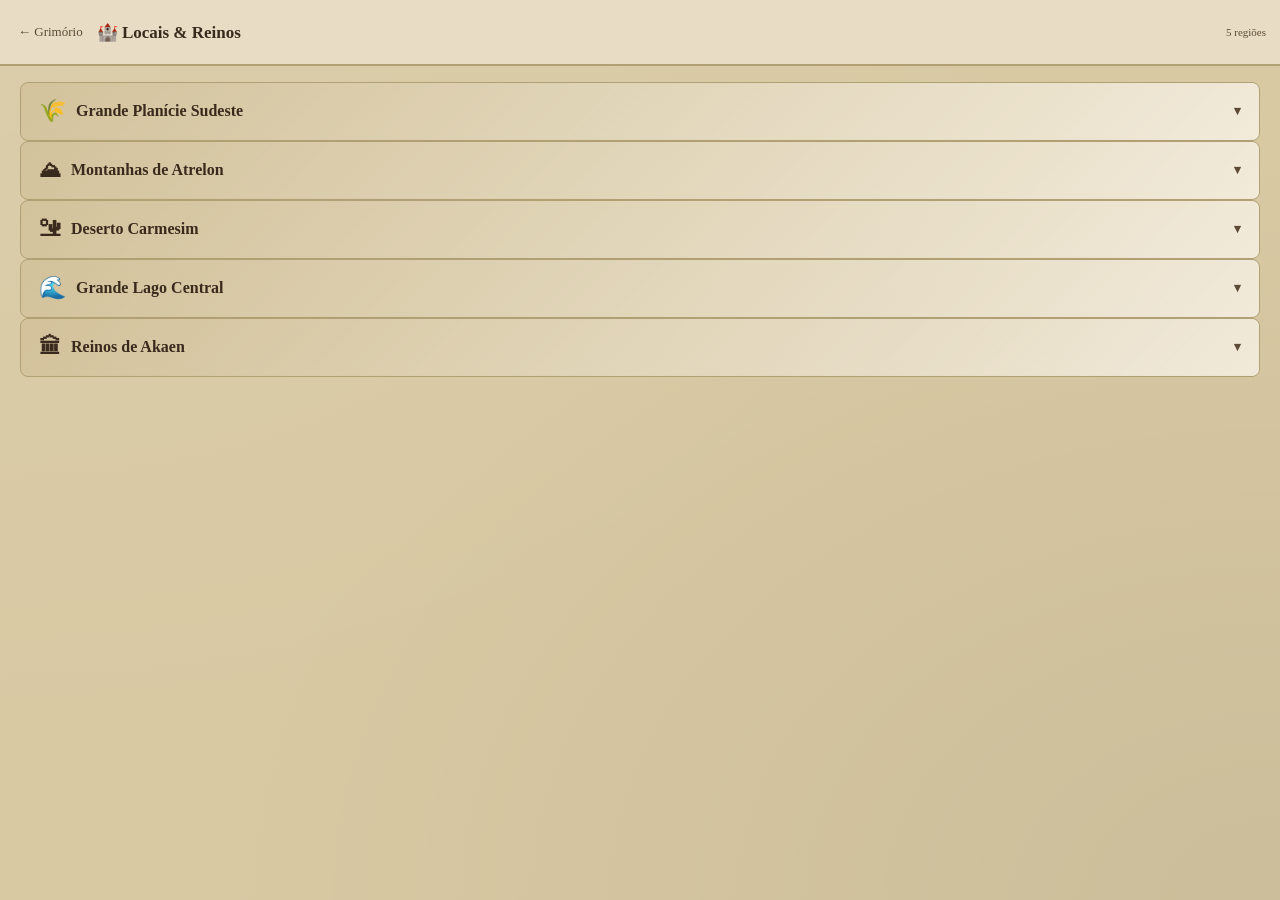
<file: locations.html>
<!DOCTYPE html>
<html lang="pt-BR">
<head>
  <meta charset="UTF-8">
  <meta name="viewport" content="width=device-width, initial-scale=1.0, maximum-scale=1.0">
  <title>Locais & Reinos — Grimório de Personagens</title>
  <link rel="stylesheet" href="style.css">
  <style>
    body { margin: 0; min-height: 100vh; }
    .loc-page { display: flex; flex-direction: column; min-height: 100vh; }

    /* ── Toolbar ──────────────────────────────────────────────── */
    .loc-toolbar {
      display: flex;
      align-items: center;
      gap: 10px;
      padding: 10px 14px;
      background: var(--parchment);
      border-bottom: 2px solid var(--line);
      position: sticky;
      top: 0;
      z-index: 30;
      backdrop-filter: blur(4px);
    }
    .loc-back {
      font-family: var(--font-heading);
      font-size: 13px;
      color: var(--ink-soft);
      background: none;
      border: none;
      cursor: pointer;
      padding: 8px 4px;
      text-decoration: none;
      min-height: 44px;
      display: flex;
      align-items: center;
      -webkit-tap-highlight-color: transparent;
    }
    .loc-title {
      font-family: var(--font-heading);
      font-size: 17px;
      margin: 0;
      color: var(--ink);
      flex: 1;
    }
    .loc-subtitle {
      font-size: 11px;
      color: var(--ink-soft);
      white-space: nowrap;
    }

    /* ── Conteúdo ──────────────────────────────────────────────── */
    .loc-content {
      padding: 12px 12px 40px;
      display: flex;
      flex-direction: column;
      gap: 8px;
      flex: 1;
    }

    /* ── Acordeão — 3 níveis ───────────────────────────────────── */

    /* Nível 1: Região */
    .region-block { border-radius: 8px; overflow: hidden; border: 1.5px solid var(--line); }

    .accordion-trigger {
      width: 100%;
      display: flex;
      align-items: center;
      gap: 10px;
      text-align: left;
      background: none;
      border: none;
      cursor: pointer;
      -webkit-tap-highlight-color: transparent;
      font-family: var(--font-heading);
    }
    .accordion-arrow {
      margin-left: auto;
      flex-shrink: 0;
      font-size: 13px;
      color: var(--ink-soft);
      transition: transform 0.2s;
    }
    .accordion-trigger.open .accordion-arrow { transform: rotate(180deg); }

    /* Painel fechado */
    .accordion-panel {
      max-height: 0;
      overflow: hidden;
      transition: max-height 0.3s ease;
    }
    .accordion-panel.open { max-height: 99999px; }

    /* Nível 1 — Região trigger */
    .region-trigger {
      padding: 13px 14px;
      background: linear-gradient(135deg, rgba(156,122,60,0.12), rgba(248,243,232,0.8));
      border-bottom: 1px solid transparent;
      font-size: 15px;
      font-weight: 700;
      color: var(--ink);
    }
    .region-trigger.open { border-bottom-color: var(--line); }
    .region-icon { font-size: 22px; flex-shrink: 0; }
    .region-name { flex: 1; }

    /* Sumário da região */
    .region-summary {
      font-size: 13px;
      color: var(--ink-soft);
      line-height: 1.6;
      margin: 0;
      padding: 12px 14px 8px;
      font-style: italic;
      border-bottom: 1px dashed var(--line);
    }

    /* Nível 2 — Subseção (Reinos, Cidades, etc.) */
    .subsection-block {
      border-top: 1px solid var(--line);
    }
    .subsection-block:first-child { border-top: none; }

    .subsection-trigger {
      padding: 10px 14px 10px 18px;
      font-size: 13.5px;
      color: var(--ink);
      background: rgba(255,255,255,0.3);
      width: 100%;
    }
    .subsection-trigger.open { background: rgba(156,122,60,0.06); }
    .subsection-icon { font-size: 15px; flex-shrink: 0; }
    .subsection-label { flex: 1; }
    .subsection-count {
      font-family: var(--font-heading);
      font-size: 10px;
      background: rgba(58,42,29,0.1);
      color: var(--ink-soft);
      padding: 2px 6px;
      border-radius: 8px;
      flex-shrink: 0;
    }

    /* Nível 3 — Entrada (Reino, Cidade, NPC, etc.) */
    .entry-block {
      border-top: 1px solid rgba(0,0,0,0.06);
    }

    .entry-trigger {
      padding: 9px 14px 9px 28px;
      font-size: 13px;
      color: var(--ink);
      background: rgba(255,255,255,0.2);
      width: 100%;
      min-height: 44px;
    }
    .entry-trigger.open { background: rgba(248,243,232,0.7); }

    .entry-badge {
      font-family: var(--font-heading);
      font-size: 10px;
      padding: 2px 7px;
      border-radius: 8px;
      color: #fff;
      flex-shrink: 0;
      letter-spacing: -1px;
    }
    .entry-badge-npc {
      background: rgba(86,98,74,0.25);
      color: var(--rust-green-dark);
      letter-spacing: 0;
    }
    .entry-name { flex: 1; min-width: 0; }

    /* Painel de conteúdo da entrada */
    .entry-panel { background: rgba(255,255,255,0.5); }

    .entry-content {
      padding: 12px 14px 14px 14px;
      display: flex;
      flex-direction: column;
      gap: 8px;
    }

    .entry-historia {
      font-size: 13px;
      color: var(--ink-soft);
      line-height: 1.65;
      margin: 0;
      padding: 8px 10px;
      background: rgba(58,42,29,0.04);
      border-left: 3px solid var(--gold);
      border-radius: 0 4px 4px 0;
    }

    .entry-row {
      display: flex;
      flex-direction: column;
      gap: 3px;
      padding: 6px 8px;
      background: rgba(255,255,255,0.5);
      border-radius: 4px;
      font-size: 13px;
      color: var(--ink);
      line-height: 1.5;
    }
    .entry-row-alert { background: rgba(125,42,46,0.06); border-left: 2px solid var(--wax-red); }
    .entry-label {
      font-family: var(--font-label);
      font-size: 9.5px;
      text-transform: uppercase;
      letter-spacing: 0.4px;
      color: var(--gold);
    }

    .entry-section-title {
      font-family: var(--font-heading);
      font-size: 11px;
      text-transform: uppercase;
      letter-spacing: 0.4px;
      color: var(--ink-soft);
      margin-top: 4px;
      padding-bottom: 4px;
      border-bottom: 1px dashed var(--line);
    }

    .entry-list {
      margin: 0;
      padding-left: 18px;
      font-size: 13px;
      color: var(--ink);
      line-height: 1.8;
    }
    .entry-list-conhecimentos {
      padding-left: 0;
      list-style: none;
    }
    .entry-list-conhecimentos li {
      padding: 5px 8px 5px 28px;
      position: relative;
      background: rgba(86,98,74,0.06);
      border-radius: 4px;
      margin-bottom: 4px;
      border-left: 2px solid var(--rust-green);
    }
    .entry-list-conhecimentos li::before {
      content: "💡";
      position: absolute;
      left: 6px;
      top: 5px;
      font-size: 11px;
    }

    /* NPCs inline nas cidades */
    .entry-npc-inline {
      padding: 8px 10px;
      background: rgba(255,255,255,0.6);
      border-radius: 4px;
      border-left: 3px solid var(--gold);
    }
    .entry-npc-name {
      font-family: var(--font-heading);
      font-size: 13.5px;
      font-weight: 700;
      display: block;
    }
    .entry-npc-cargo {
      font-size: 11px;
      color: var(--gold);
      display: block;
      margin-bottom: 4px;
    }
    .entry-npc-desc {
      font-size: 12.5px;
      color: var(--ink-soft);
      margin: 0;
      line-height: 1.5;
    }

    /* Responsivo */
    @media (min-width: 640px) {
      .loc-content { padding: 16px 20px 40px; gap: 10px; }
      .region-trigger { padding: 15px 18px; font-size: 16px; }
      .entry-trigger { padding: 10px 18px 10px 32px; }
      .entry-content { padding: 14px 18px; }
    }
  </style>
</head>
<body>
<div class="loc-page">

  <header class="loc-toolbar">
    <a href="index.html" class="loc-back">← Grimório</a>
    <h1 class="loc-title">🏰 Locais & Reinos</h1>
    <span class="loc-subtitle">5 regiões</span>
  </header>

  <div class="loc-content">
    <div id="regions-container">
      <p style="text-align:center;color:var(--ink-soft);padding:20px;">Carregando regiões…</p>
    </div>
  </div>

</div>
<script src="locations.js"></script>
</body>
</html>
</file>
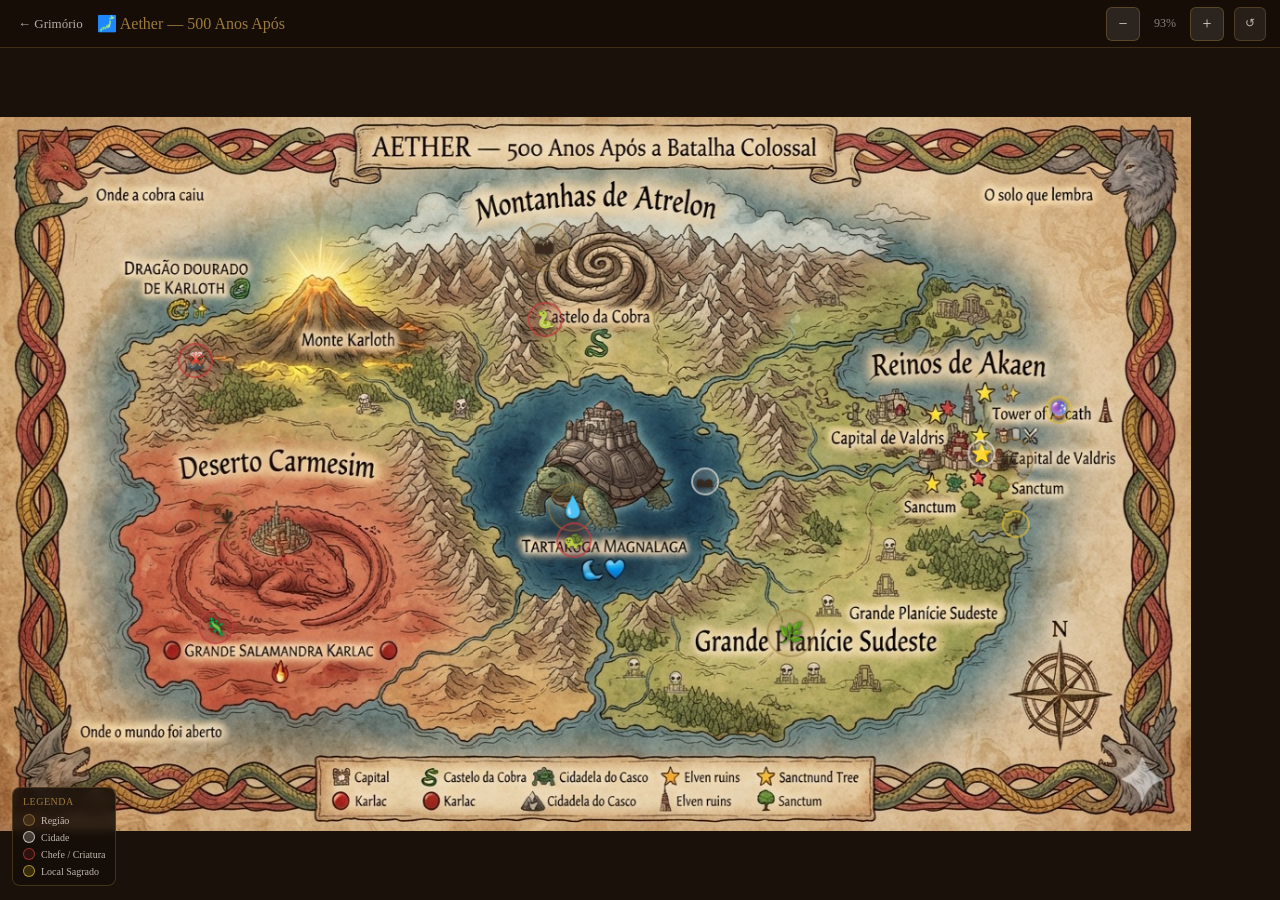
<file: map.html>
<!DOCTYPE html>
<html lang="pt-BR">
<head>
  <meta charset="UTF-8">
  <meta name="viewport" content="width=device-width, initial-scale=1.0, maximum-scale=1.0, user-scalable=no">
  <title>Mapa de Aether</title>
  <link rel="stylesheet" href="style.css">
  <style>
    *{box-sizing:border-box;margin:0;padding:0}
    html,body{height:100%;overflow:hidden;background:#1a120a}
    .map-toolbar{position:fixed;top:0;left:0;right:0;z-index:100;display:flex;align-items:center;gap:10px;padding:8px 14px;background:rgba(22,14,8,0.92);backdrop-filter:blur(6px);border-bottom:1px solid rgba(156,122,60,0.3);height:48px}
    .map-back{font-family:var(--font-heading);font-size:13px;color:rgba(248,243,232,0.7);background:none;border:none;cursor:pointer;text-decoration:none;min-height:40px;display:flex;align-items:center;padding:0 4px}
    .map-back:hover{color:var(--gold)}
    .map-title{font-family:var(--font-heading);font-size:16px;color:var(--gold);flex:1}
    .map-zoom-btns{display:flex;gap:4px;align-items:center}
    .map-zoom-btn{background:rgba(248,243,232,0.1);border:1px solid rgba(156,122,60,0.4);color:rgba(248,243,232,0.85);border-radius:6px;width:34px;height:34px;font-size:16px;cursor:pointer;display:flex;align-items:center;justify-content:center}
    .map-zoom-btn:active{background:rgba(156,122,60,0.3)}
    .map-zoom-label{font-family:var(--font-heading);font-size:12px;color:rgba(248,243,232,0.5);min-width:42px;text-align:center}
    .map-reset-btn{font-family:var(--font-heading);font-size:12px;background:rgba(248,243,232,0.08);border:1px solid rgba(156,122,60,0.35);color:rgba(248,243,232,0.7);border-radius:6px;padding:0 10px;height:34px;cursor:pointer}
    .map-reset-btn:active{background:rgba(156,122,60,0.25)}

    .map-viewport{position:fixed;inset:48px 0 0 0;overflow:hidden;cursor:grab;touch-action:none}
    .map-viewport.dragging{cursor:grabbing}
    .map-container{position:absolute;transform-origin:0 0;will-change:transform;user-select:none}
    .map-img{display:block;width:1376px;height:768px;pointer-events:none}

    .hotspot{position:absolute;border-radius:50%;cursor:pointer;transform:translate(-50%,-50%);transition:transform 0.15s;display:flex;align-items:center;justify-content:center;-webkit-tap-highlight-color:transparent}
    .hotspot:hover{transform:translate(-50%,-50%) scale(1.25)}
    .hotspot:active{transform:translate(-50%,-50%) scale(1.1)}
    .hs-region{width:52px;height:52px;background:rgba(156,122,60,0.15);border:2px solid rgba(156,122,60,0.5)}
    .hs-region:hover{background:rgba(156,122,60,0.3);border-color:var(--gold)}
    .hs-city{width:30px;height:30px;background:rgba(248,243,232,0.2);border:2px solid rgba(248,243,232,0.6)}
    .hs-city:hover{background:rgba(248,243,232,0.35);border-color:white}
    .hs-boss{width:38px;height:38px;background:rgba(125,42,46,0.2);border:2px solid rgba(200,60,60,0.7)}
    .hs-boss:hover{background:rgba(125,42,46,0.4);border-color:#ff4444}
    .hs-divine{width:30px;height:30px;background:rgba(200,170,40,0.2);border:2px solid rgba(220,190,60,0.7)}
    .hs-divine:hover{background:rgba(200,170,40,0.4);border-color:#ffd700}
    .hotspot-icon{font-size:18px;line-height:1;filter:drop-shadow(0 1px 2px rgba(0,0,0,0.8));pointer-events:none}
    .hs-region .hotspot-icon{font-size:22px}
    .hotspot-tip{position:absolute;bottom:calc(100% + 6px);left:50%;transform:translateX(-50%);background:rgba(22,14,8,0.92);border:1px solid rgba(156,122,60,0.5);color:rgba(248,243,232,0.9);font-family:var(--font-heading);font-size:11px;padding:4px 8px;border-radius:5px;white-space:nowrap;pointer-events:none;opacity:0;transition:opacity 0.15s;z-index:10}
    .hotspot:hover .hotspot-tip{opacity:1}
    .tip-diff{font-size:10px;color:rgba(220,80,80,0.9);margin-left:5px}

    .map-legend{position:fixed;bottom:14px;left:12px;z-index:50;background:rgba(22,14,8,0.85);backdrop-filter:blur(4px);border:1px solid rgba(156,122,60,0.35);border-radius:8px;padding:8px 10px;display:flex;flex-direction:column;gap:5px}
    .legend-title{font-family:var(--font-heading);font-size:10px;color:var(--gold);text-transform:uppercase;letter-spacing:0.5px;margin-bottom:2px}
    .legend-item{display:flex;align-items:center;gap:6px;font-family:var(--font-heading);font-size:10px;color:rgba(248,243,232,0.75)}
    .legend-dot{width:12px;height:12px;border-radius:50%;border:1.5px solid;flex-shrink:0}
    .ld-region{background:rgba(156,122,60,0.2);border-color:rgba(156,122,60,0.7)}
    .ld-city{background:rgba(248,243,232,0.2);border-color:rgba(248,243,232,0.7)}
    .ld-boss{background:rgba(125,42,46,0.2);border-color:rgba(200,60,60,0.7)}
    .ld-divine{background:rgba(200,170,40,0.2);border-color:rgba(220,190,60,0.7)}

    .map-modal-overlay{position:fixed;inset:0;z-index:200;background:rgba(0,0,0,0.65);backdrop-filter:blur(2px);display:none;align-items:flex-end;justify-content:center}
    .map-modal-overlay.open{display:flex}
    .map-modal{background:var(--parchment);width:100%;max-width:560px;max-height:82vh;border-radius:16px 16px 0 0;display:flex;flex-direction:column;overflow:hidden;animation:slideUp 0.2s ease}
    @keyframes slideUp{from{transform:translateY(50px);opacity:0}to{transform:translateY(0);opacity:1}}
    .modal-drag-handle{width:40px;height:4px;border-radius:2px;background:rgba(0,0,0,0.15);margin:10px auto 0;flex-shrink:0}
    .modal-header{padding:10px 16px 12px;border-bottom:1px solid var(--line);flex-shrink:0;display:flex;align-items:flex-start;gap:10px}
    .modal-region-icon{font-size:28px;flex-shrink:0}
    .modal-header-text{flex:1;min-width:0}
    .modal-title{font-family:var(--font-heading);font-size:18px;color:var(--ink);line-height:1.2}
    .modal-subtitle{font-size:12px;color:var(--ink-soft);margin-top:3px}
    .modal-close{background:none;border:1px solid var(--line);border-radius:6px;padding:6px 10px;font-size:16px;color:var(--ink-soft);cursor:pointer;flex-shrink:0}
    .modal-body{flex:1;overflow-y:auto;padding:14px 16px 24px;display:flex;flex-direction:column;gap:12px}
    .modal-diff{display:flex;align-items:center;gap:8px;padding:7px 10px;border-radius:6px;font-family:var(--font-heading);font-size:13px}
    .d0{background:rgba(0,0,0,0.06);color:var(--ink-soft)}
    .d1{background:rgba(106,158,80,0.15);color:#3a6020}
    .d2{background:rgba(200,160,32,0.15);color:#7a5000}
    .d3{background:rgba(192,96,26,0.15);color:#7a3010}
    .d4{background:rgba(176,48,48,0.15);color:#7a1010}
    .d5{background:rgba(107,0,0,0.15);color:#6b0000}
    .modal-section{display:flex;flex-direction:column;gap:5px}
    .modal-section-title{font-family:var(--font-heading);font-size:10.5px;text-transform:uppercase;letter-spacing:0.5px;color:var(--gold);padding-bottom:4px;border-bottom:1px dashed var(--line)}
    .modal-desc{font-size:13.5px;color:var(--ink);line-height:1.7}
    .modal-list{margin:0;padding-left:18px;font-size:13px;color:var(--ink);line-height:1.8}
    .modal-tag{display:inline-block;font-family:var(--font-heading);font-size:11px;padding:2px 8px;border-radius:8px;margin:2px 3px 2px 0}
    .tg{background:rgba(156,122,60,0.18);color:#7a5c10}
    .tr{background:rgba(125,42,46,0.15);color:#7a1010}
    .tb{background:rgba(40,80,140,0.15);color:#2a4a8a}
    .tp{background:rgba(90,60,120,0.15);color:#5a2a8a}
    .tn{background:rgba(60,100,60,0.15);color:#3a6020}
    .modal-submap-btn{display:flex;align-items:center;gap:10px;padding:10px 12px;background:rgba(156,122,60,0.1);border:1.5px solid rgba(156,122,60,0.35);border-radius:8px;color:var(--ink);font-family:var(--font-heading);font-size:13px;cursor:pointer;text-decoration:none;width:100%;-webkit-tap-highlight-color:transparent}
    .modal-submap-btn:active{background:rgba(156,122,60,0.25)}
    @media(min-width:640px){.map-modal-overlay{align-items:center}.map-modal{max-height:78vh;border-radius:12px}}
  </style>
</head>
<body>
<header class="map-toolbar">
  <a href="index.html" class="map-back">← Grimório</a>
  <span class="map-title">🗾 Aether — 500 Anos Após</span>
  <div class="map-zoom-btns">
    <button class="map-zoom-btn" id="btn-zoom-out">−</button>
    <span class="map-zoom-label" id="zoom-label">100%</span>
    <button class="map-zoom-btn" id="btn-zoom-in">+</button>
  </div>
  <button class="map-reset-btn" id="btn-reset">↺</button>
</header>

<div class="map-viewport" id="map-viewport">
  <div class="map-container" id="map-container">
    <img src="mapa.jpg" class="map-img" id="map-img" draggable="false" alt="Mapa de Aether">

    <!-- REGIÕES -->
    <div class="hotspot hs-region" data-loc="montanhas-atrelon" style="left:585px;top:140px">
      <span class="hotspot-icon">🏔</span>
      <div class="hotspot-tip">Montanhas de Atrelon<span class="tip-diff">☠☠☠☠</span></div>
    </div>
    <div class="hotspot hs-region" data-loc="deserto-carmesim" style="left:240px;top:430px">
      <span class="hotspot-icon">🏜</span>
      <div class="hotspot-tip">Deserto Carmesim<span class="tip-diff">☠☠☠</span></div>
    </div>
    <div class="hotspot hs-region" data-loc="grande-planicie" style="left:850px;top:555px">
      <span class="hotspot-icon">🌿</span>
      <div class="hotspot-tip">Grande Planície Sudeste<span class="tip-diff">☠☠</span></div>
    </div>
    <div class="hotspot hs-region" data-loc="reinos-akaen" style="left:1085px;top:370px">
      <span class="hotspot-icon">🏛</span>
      <div class="hotspot-tip">Reinos de Akaen<span class="tip-diff">☠☠</span></div>
    </div>
    <div class="hotspot hs-region" data-loc="grande-lago" style="left:615px;top:420px">
      <span class="hotspot-icon">💧</span>
      <div class="hotspot-tip">Grande Lago Central<span class="tip-diff">☠☠☠</span></div>
    </div>
    <!-- CRIATURAS / CHEFES -->
    <div class="hotspot hs-boss" data-loc="castelo-cobra" style="left:586px;top:218px">
      <span class="hotspot-icon">🐍</span>
      <div class="hotspot-tip">Castelo da Cobra<span class="tip-diff">☠☠☠☠</span></div>
    </div>
    <div class="hotspot hs-boss" data-loc="monte-karloth" style="left:210px;top:262px">
      <span class="hotspot-icon">🌋</span>
      <div class="hotspot-tip">Monte Karloth — Dragão Dourado<span class="tip-diff">☠☠☠☠☠</span></div>
    </div>
    <div class="hotspot hs-boss" data-loc="tartaruga-magnalaga" style="left:617px;top:455px">
      <span class="hotspot-icon">🐢</span>
      <div class="hotspot-tip">Tartaruga Magnalaga<span class="tip-diff">☠☠☠☠</span></div>
    </div>
    <div class="hotspot hs-boss" data-loc="salamandra-karlac" style="left:232px;top:548px">
      <span class="hotspot-icon">🦎</span>
      <div class="hotspot-tip">Grande Salamandra Karlac<span class="tip-diff">☠☠☠☠☠</span></div>
    </div>
    <!-- CIDADES / LOCAIS -->
    <div class="hotspot hs-city" data-loc="capital-valdris" style="left:1055px;top:362px">
      <span class="hotspot-icon">⭐</span>
      <div class="hotspot-tip">Capital de Valdris</div>
    </div>
    <div class="hotspot hs-divine" data-loc="tower-arcath" style="left:1138px;top:315px">
      <span class="hotspot-icon">🔮</span>
      <div class="hotspot-tip">Torre de Arcath</div>
    </div>
    <div class="hotspot hs-divine" data-loc="sanctum" style="left:1092px;top:438px">
      <span class="hotspot-icon">✝</span>
      <div class="hotspot-tip">Sanctum</div>
    </div>
    <div class="hotspot hs-city" data-loc="margem-pedras" style="left:758px;top:392px">
      <span class="hotspot-icon">🏘</span>
      <div class="hotspot-tip">Margem das Pedras ★ início</div>
    </div>
  </div>
</div>

<div class="map-legend">
  <div class="legend-title">Legenda</div>
  <div class="legend-item"><div class="legend-dot ld-region"></div>Região</div>
  <div class="legend-item"><div class="legend-dot ld-city"></div>Cidade</div>
  <div class="legend-item"><div class="legend-dot ld-boss"></div>Chefe / Criatura</div>
  <div class="legend-item"><div class="legend-dot ld-divine"></div>Local Sagrado</div>
</div>

<div class="map-modal-overlay" id="modal-overlay">
  <div class="map-modal">
    <div class="modal-drag-handle"></div>
    <div class="modal-header">
      <span class="modal-region-icon" id="modal-icon">📍</span>
      <div class="modal-header-text">
        <div class="modal-title" id="modal-title">—</div>
        <div class="modal-subtitle" id="modal-subtitle"></div>
      </div>
      <button class="modal-close" id="modal-close">✕</button>
    </div>
    <div class="modal-body" id="modal-body"></div>
  </div>
</div>

<script>
const LOCS = {
  "montanhas-atrelon":{icon:"🏔",title:"Montanhas de Atrelon",sub:"Região — Lar dos Serpentarianos",diff:4,diffLabel:"☠☠☠☠ Muito Perigoso",tags:[["tg","Serpentarianos"],["tr","Aralto Sussurrante"],["tg","Castelo da Cobra"]],desc:"Cordilheira formada quando a cabeça de Jurgmund tocou a terra na Batalha Colossal. As montanhas carregam a memória da cobra — serpentes de todos os tipos habitam as fendas, e os Serpentarianos governam a região com o Rei Vassk como soberano, manipulado há 15 anos pelo Aralto Sussurrante.",sections:[{t:"Habitantes",c:"Serpentarianos — humanos com escamas parciais, língua bífida e resistência a venenos. Governados pelo Rei Vassk. A Alta Sacerdotisa Sss'era desconfia do emissário misterioso mas precisa de provas."},{t:"Perigos",c:"Patrulhas Serpentarianas nas fronteiras (☠☠). Sacerdotes corrompidos (☠☠☠). O Aralto Sussurrante em forma oculta (☠☠☠☠)."},{t:"Missão Secundária disponível",c:"A Verdade do Emissário Falso — Sss'era pede provas de que o emissário do Rei é um Aralto disfarçado."}],npcs:["Rei Vassk (manipulado, mas libertável)","Alta Sacerdotisa Sss'era (aliada)","O Aralto Sussurrante (antagonista final aqui)"]},

  "deserto-carmesim":{icon:"🏜",title:"Deserto Carmesim",sub:"Região — Lar dos Karlacs",diff:3,diffLabel:"☠☠☠ Desafiador",tags:[["tr","Karlacs"],["tg","Vermelhão"],["tr","Fragmentos do Deus Marcado"]],desc:"Vasto deserto de areia vermelha formado pelos restos da essência do Deus Marcado. A areia carmesim é energia corrompida solidificada. O povo Karlac vive sobre a Grande Salamandra Karlac, que circula o deserto consumindo esses fragmentos eternamente.",sections:[{t:"Os Karlacs",c:"Povo que vive em cidades móveis sobre a Salamandra. Resistentes ao calor, veneram o Deus do Vermelhão. Não são hostis mas exigem respeito à sua divindade e à Salamandra."},{t:"Perigos",c:"Calor extremo: 1d4 de dano por hora sem proteção. Karlac Filhotes errantes (☠). Cristais carmesins com Corrupção (SAB ou −1 SAB por hora de exposição)."},{t:"O Mistério Central",c:"O que acontece quando a Salamandra consumir o último fragmento do Deus Marcado? Os Araltos sabem — e estão tentando interferir."}],npcs:["Xamã Erkha (guia tribal das planícies)","Chefe Karlac Bras'vor (neutro, pode ser aliado)","Sacerdote Vermelho Kalras (líder espiritual)"]},

  "grande-planicie":{icon:"🌿",title:"Grande Planície Sudeste",sub:"Região — Tribos e Ruínas Élficas",diff:2,diffLabel:"☠☠ Equilibrado",tags:[["tn","Tribos Nômades"],["tg","Ruínas Élficas"],["tg","Monte Karloth"]],desc:"Extensas planícies onde tribos humanas e de raças mistas vivem em relativa paz. Salpicada de ruínas élficas pré-Primeira Era. No horizonte noroeste, o vulcão Monte Karloth brilha dourado ao entardecer.",sections:[{t:"Tribos da Planície",c:"Diversas tribos com culturas distintas — algumas veneram Jurgmund, outras Thion ou os Cinco Heróis. A Xamã Erkha é figura de neutralidade respeitada."},{t:"Ruínas Élficas",c:"Marcam territórios sagrados dos elfos. Algumas têm armadilhas ativas (☠☠). Os Cinco Marcos dos Heróis estão escondidos nestas ruínas — começaram a brilhar à noite recentemente."},{t:"Margem das Pedras",c:"Pequeno entreposto comercial na borda com as montanhas. Ponto de partida da campanha atual."}],npcs:["Xamã Erkha (neutra, necessária para audiência com o Dragão)","Chefe Orc Garrak (potencial aliado)"]},

  "reinos-akaen":{icon:"🏛",title:"Reinos de Akaen",sub:"Região — Os Cinco Reinos Humanos",diff:2,diffLabel:"☠☠ Equilibrado (política perigosa)",tags:[["tb","5 Reinos"],["tr","Aralto Infiltrado em Sombrath"],["tg","Fundados pelos Heróis"]],desc:"Os cinco reinos fundados pelos Heróis após a libertação da Era Élfica. Valdris, Arcath, Ferrath, Sombrath e Sanctum. O Reino de Sombrath foi infiltrado por um Aralto que manipula o rei há mais de uma geração.",sections:[{t:"Os Cinco Reinos",c:"Valdris: maior exército. Arcath: conhecimento arcano. Ferrath: arqueiros e rangers. Sombrath: comércio e espionagem (infiltrado por Aralto). Sanctum: religião e cura."},{t:"Os Cinco Marcos",c:"Monumentos aos heróis espalhados pelos reinos. Começaram a brilhar à noite — a profecia de Valdris diz que quando os cinco brilharem juntos, o caminho se revelará."},{t:"A Ameaça",c:"O diário profético de Valdris tem uma página nova não escrita por ninguém, descrevendo um traidor no coração do poder."}],npcs:["Rei Aldric de Valdris (aliado potencial)","Capitã Lyra da Guarda (desconfia de todos)"]},

  "grande-lago":{icon:"💧",title:"Grande Lago Central",sub:"Região — Abertura da Batalha Colossal",diff:3,diffLabel:"☠☠☠ Desafiador",tags:[["tb","Anões do Casco"],["tp","Tartaruga Magnalaga"],["tr","A Fissura"]],desc:"O lago foi aberto quando a Batalha Colossal rasgou o continente. A Tartaruga Magnalaga absorveu a contaminação para proteger as águas — os Anões construíram a Cidadela do Casco sobre ela. Nas profundezas há a Fissura: cicatriz permanente que ninguém explorou completamente.",sections:[{t:"Cidadela do Casco",c:"Cidade-fortaleza anã sobre o casco de Magnalaga. Mergulhos duram 90 segundos a 20 minutos — os anões têm 90 segundos para se recolher aos abrigos herméticos."},{t:"A Fissura",c:"Profundidade desconhecida. Magnalaga mergulha até ela periodicamente. Criaturas das Profundezas começaram a emergir recentemente. O Martelo de Thurgomur está no núcleo da tartaruga."}],npcs:["Rainha Durra dos Anões (autoridade da Cidadela)","Mergulhador Torvik (explorador da Fissura)"]},

  "castelo-cobra":{icon:"🐍",title:"Castelo da Cobra",sub:"Dungeon — Objetivo da Missão Principal",diff:4,diffLabel:"☠☠☠☠ Muito Perigoso",tags:[["tr","Missão Principal"],["tp","Câmara do Olho"],["tg","Escamas de Jurgmund"]],desc:"Fortaleza construída dentro e ao redor da cabeça de Jurgmund, que ficou nas Montanhas de Atrelon após a Batalha Colossal. A pedra é diferente — mais dura, com veios dourados que pulsam. Local mais sagrado dos Serpentarianos.",sections:[{t:"A Câmara do Olho",c:"Centro da Espiral Interior. Só ilumina na lua cheia. É onde a menina muda precisa usar o Colar do Coração da Serpente. Acesso pela Espiral Central ou passagem secreta de Sss'era."},{t:"Câmara das Três Escamas",c:"Guarda o Arco das Escamas de Jurgmund. Quebra-cabeça de veneno e tempo (dif.4). Só pode ser carregado por quem está em paz com cobras."},{t:"Perigos",c:"Patrulhas (☠-☠☠). Sacerdote Corrompido (☠☠☠). Kobolds guardiões (☠). Aralto Sussurrante — confronto final (☠☠☠☠). Lobo do Vazio se o Arauto chegar primeiro (☠☠☠☠)."}],npcs:["Alta Sacerdotisa Sss'era (aliada)","Rei Vassk (obstáculo ou aliado)","O Aralto Sussurrante (antagonista final)","A Menina Muda (objetivo a proteger)"]},

  "monte-karloth":{icon:"🌋",title:"Monte Karloth",sub:"Vulcão — Lar do Dragão Dourado",diff:5,diffLabel:"☠☠☠☠☠ Extremamente Perigoso",tags:[["tg","Dragão Dourado"],["tr","Aspecto de Jurgmund"],["tp","Chama-Viva de Karloth"]],desc:"Vulcão ativo com brilho dourado visível de qualquer ponto das planícies — o Dragão Dourado. Aspecto de Jurgmund que ficou no mundo após a Batalha. Não ataca visitantes respeitosos, mas causa Amedrontamento automático a 100m do topo.",sections:[{t:"O Dragão Dourado",c:"Manifestação da vontade de Jurgmund. Fornece informações absolutamente verdadeiras. Uma audiência exige provar intenção genuína. A Xamã Erkha sabe como se aproximar com segurança."},{t:"O Teste de Dignidade",c:"O dragão pode oferecer uma Escama Dourada para quem responder uma pergunta com honestidade. A pergunta é diferente para cada personagem. Resposta evasiva: silêncio, sem punição."},{t:"Itens",c:"A Chama-Viva de Karloth está na boca do vulcão, acessível durante erupção menor. O dragão exige que o portador prove entender a natureza do fogo crescente."}],npcs:["Dragão Dourado de Karloth (neutro-benevolente)","Xamã Erkha (necessária para audiência)"]},

  "tartaruga-magnalaga":{icon:"🐢",title:"Tartaruga Magnalaga",sub:"Criatura Colossal — Cidadela do Casco",diff:4,diffLabel:"☠☠☠☠ Muito Perigoso",tags:[["tb","Anões do Casco"],["tp","Fissura"],["tg","Martelo de Thurgomur"]],desc:"A Tartaruga absorveu voluntariamente a contaminação da Batalha Colossal. Mergulha periodicamente para depositar energia purificada na Fissura. Os Anões construíram a Cidadela do Casco sobre ela em gratidão.",sections:[{t:"Cidadela do Casco",c:"Cidade viva que se move com Magnalaga. Mergulhos com 90 segundos de aviso. A cidade tem mercados, forjas e a câmara onde o Martelo de Thurgomur está guardado."},{t:"Os Mergulhos",c:"Ficaram mais frequentes e longos recentemente. Os anões mais velhos dizem que Magnalaga está 'procurando algo' na Fissura."}],npcs:["Rainha Durra (autoridade)","Forjador Anão Brok (guarda o Martelo)"]},

  "salamandra-karlac":{icon:"🦎",title:"Grande Salamandra Karlac",sub:"Criatura Colossal — ☠☠☠☠☠ Não-combatível",diff:5,diffLabel:"☠☠☠☠☠ Força da Natureza",tags:[["tr","Fragmentos do Deus Marcado"],["tr","Cresce Indefinidamente"],["tg","Karlacs"]],desc:"Traça círculos eternos pelo Deserto Carmesim consumindo fragmentos do Deus Marcado. Não é hostil — simplesmente existe. O povo Karlac vive sobre ela. Cada fragmento consumido a faz crescer. Ninguém sabe o que acontece quando o último fragmento for consumido.",sections:[{t:"A Questão Central",c:"Ao consumir o último fragmento: (a) o Deus Marcado morre permanentemente? (b) a Salamandra se transforma? (c) os fragmentos renascem? Os Araltos sabem e estão interferindo."},{t:"Os Karlacs",c:"Vivem em casas fixadas nas escamas com ganchos especiais. Cada tremor ao consumir fragmentos maiores é chamado de 'bênção do Vermelhão'."}],npcs:["Sacerdote Vermelho Kalras (líder espiritual)","Chefe Bras'vor (decisor político)"]},

  "capital-valdris":{icon:"⭐",title:"Capital de Valdris",sub:"Cidade — Maior Reino de Akaen",diff:1,diffLabel:"☆ Área segura (politicamente instável)",tags:[["tb","Capital"],["tg","Marco do Herói Valdris"],["tr","Tensão política"]],desc:"A maior cidade dos Reinos de Akaen. Centro militar e comercial. O Marco de Valdris na praça central começou a brilhar levemente nas últimas semanas.",sections:[{t:"Serviços",c:"Mercado de equipamentos (tier raro e abaixo). Guilda dos Aventureiros. Clérigos de Sanctum (cura e remoção de maldições). Forjadores anões visitantes (aprimoramento)."},{t:"O Marco Brilhante",c:"O Rei Aldric contratou estudiosos sem resultado. Um Clérigo de Arcath disse que 'o marco está esperando alguém'."}],npcs:["Rei Aldric de Valdris (cauteloso)","Capitã Lyra (desconfia de todos)"]},

  "tower-arcath":{icon:"🔮",title:"Torre de Arcath",sub:"Local Sagrado — Centro do Conhecimento Arcano",diff:2,diffLabel:"☠☠ Equilibrado (testes de conhecimento)",tags:[["tp","Arcano"],["tg","Biblioteca Proibida"],["tb","Arcanistas"]],desc:"Construída em honra à Maga Arcath. Maior repositório de conhecimento arcano de Aether. A Biblioteca Proibida nos subsolos guarda textos proibidos, registros dos Araltos e o Arco Celeste de Akaen (pertenceu ao Herói Ferrath).",sections:[{t:"A Biblioteca Proibida",c:"Contém: pesquisas sobre o Deus Marcado, registros dos Araltos, a Moeda da Ambição de Thion, textos élficos. Acesso: Mestre Arcano ou Arcanismo (crítico)."},{t:"Os Arcanistas",c:"Ordem de magos guardiões. Neutros politicamente. Possuem o Arco Celeste de Akaen nos arquivos secretos."}],npcs:["Arquimestra Selene (guardiã dos segredos)","Estudante Phen (curioso demais, aliado improvável)"]},

  "sanctum":{icon:"✝",title:"Sanctum",sub:"Local Sagrado — Centro da Fé",diff:1,diffLabel:"☆ Área sagrada (combate proibido)",tags:[["tn","Clérigos"],["tg","Herói Sanctum"],["tn","Cura e Proteção"]],desc:"Templo-cidade fundado pelo Clérigo Sanctum. Único lugar em Aether onde toda luta é proibida. Clérigos de Sanctum são os únicos que sabem o Ritual de Quebra do Pacto de Sangue.",sections:[{t:"Serviços",c:"Cura completa de doença ou veneno (donativo). Remoção de maldições até nível 4. Ritual de Quebra do Pacto de Sangue (500 moedas, apenas aqui). Ressurreição (raro, exige julgamento)."},{t:"O Marco de Sanctum",c:"Único Marco que não brilhou — mas sacerdotes dizem que o templo 'respira diferente' ultimamente."}],npcs:["Alto Sacerdote Brennus (justo e severo)","Sacerdotisa Lira (jovem, questiona as regras)"]},

  "margem-pedras":{icon:"🏘",title:"Margem das Pedras",sub:"Cidade — Onde a Campanha Começa",diff:2,diffLabel:"☠☠ Equilibrado",tags:[["tr","★ Início da Campanha"],["tr","Lobos Avermelhados"],["tg","Theodor"]],desc:"Pequeno entreposto comercial na borda entre as planícies e as montanhas. Lugar comum, irrelevante para a história do mundo — até que Theodor chega com seus escravos e uma menina muda. A noite do ataque dos Lobos Avermelhados marca o início de tudo.",sections:[{t:"A Noite do Ataque — Sessão 1",c:"Lobos avermelhados (imbuídos com energia do Deus Marcado) atacam a caravana. O Arauto do Deus Marcado quer a menina. Theodor enfrenta o Arauto sozinho enquanto os jogadores fogem com a menina."},{t:"Investigação Possível",c:"O Guarda Vero é um espião dos Araltos. Um morador viu o Arauto chegar antes da caravana. A Maldição dos Três Fios é lançada pelos jogadores antes que Theodor se vire."},{t:"Serviços",c:"Taverna (descanso, rumores). Mercador básico. Ferreiro (reparo apenas). 3 guardas locais (1 espião)."}],npcs:["Theodor (liberta os jogadores, desaparece)","A Menina Muda (objetivo a proteger)","Guarda Vero (espião oculto)","Estalajadeira Marta (sabe de tudo, fala com ninguém)"]}
};

/* PAN + ZOOM */
const vp=document.getElementById("map-viewport"),
      mc=document.getElementById("map-container");
const IW=1376,IH=768;
let sc=1,mn=0.35,mx=3,ox=0,oy=0;

function applyT(){
  mc.style.transform=`translate(${ox}px,${oy}px) scale(${sc})`;
  document.getElementById("zoom-label").textContent=Math.round(sc*100)+"%";
}
function clamp(){
  const vw=vp.clientWidth,vh=vp.clientHeight,mw=IW*sc,mh=IH*sc;
  const px=Math.max(vw*.15,60),py=Math.max(vh*.15,60);
  ox=Math.min(px,Math.max(ox,vw-mw-px));
  oy=Math.min(py,Math.max(oy,vh-mh-py));
}
function fit(){
  const vw=vp.clientWidth,vh=vp.clientHeight;
  sc=Math.min(vw/IW,vh/IH,1); mn=Math.min(sc*.7,.35);
  ox=(vw-IW*sc)/2; oy=(vh-IH*sc)/2; applyT();
}
function zoom(f,cx,cy){
  const ns=Math.min(mx,Math.max(mn,sc*f)),r=ns/sc;
  ox=cx-r*(cx-ox); oy=cy-r*(cy-oy); sc=ns; clamp(); applyT();
}

document.getElementById("btn-zoom-in") .onclick=()=>zoom(1.3,vp.clientWidth/2,vp.clientHeight/2);
document.getElementById("btn-zoom-out").onclick=()=>zoom(1/1.3,vp.clientWidth/2,vp.clientHeight/2);
document.getElementById("btn-reset")   .onclick=fit;
vp.addEventListener("wheel",e=>{e.preventDefault();const r=vp.getBoundingClientRect();zoom(e.deltaY<0?1.15:1/1.15,e.clientX-r.left,e.clientY-r.top);},{passive:false});

let drag=false,lx=0,ly=0,moved=false;
vp.addEventListener("mousedown",e=>{if(e.button!==0)return;drag=true;moved=false;lx=e.clientX;ly=e.clientY;vp.classList.add("dragging")});
window.addEventListener("mousemove",e=>{if(!drag)return;const dx=e.clientX-lx,dy=e.clientY-ly;if(Math.abs(dx)+Math.abs(dy)>3)moved=true;ox+=dx;oy+=dy;lx=e.clientX;ly=e.clientY;clamp();applyT()});
window.addEventListener("mouseup",()=>{drag=false;vp.classList.remove("dragging")});

let lt=[];
vp.addEventListener("touchstart",e=>{lt=Array.from(e.touches).map(t=>({x:t.clientX,y:t.clientY}));moved=false},{passive:true});
vp.addEventListener("touchmove",e=>{
  e.preventDefault();
  const ts=Array.from(e.touches).map(t=>({x:t.clientX,y:t.clientY}));
  if(ts.length===1&&lt.length===1){const dx=ts[0].x-lt[0].x,dy=ts[0].y-lt[0].y;if(Math.abs(dx)+Math.abs(dy)>3)moved=true;ox+=dx;oy+=dy;clamp();applyT();}
  else if(ts.length===2&&lt.length===2){const d0=Math.hypot(lt[0].x-lt[1].x,lt[0].y-lt[1].y),d1=Math.hypot(ts[0].x-ts[1].x,ts[0].y-ts[1].y);if(d0>0){moved=true;const r=vp.getBoundingClientRect(),cx=(ts[0].x+ts[1].x)/2-r.left,cy=(ts[0].y+ts[1].y)/2-r.top;zoom(d1/d0,cx,cy);}}
  lt=ts;
},{passive:false});

/* MODAL */
const ov=document.getElementById("modal-overlay");
document.getElementById("modal-close").onclick=()=>ov.classList.remove("open");
ov.addEventListener("click",e=>{if(e.target===ov)ov.classList.remove("open")});

function openModal(id){
  const L=LOCS[id]; if(!L) return;
  document.getElementById("modal-icon").textContent=L.icon;
  document.getElementById("modal-title").textContent=L.title;
  document.getElementById("modal-subtitle").textContent=L.sub;
  const dc=["d0","d1","d2","d3","d4","d5"][Math.min(L.diff||0,5)];
  const tags=(L.tags||[]).map(([c,t])=>`<span class="modal-tag ${c}">${t}</span>`).join("");
  const secs=(L.sections||[]).map(s=>`<div class="modal-section"><div class="modal-section-title">${s.t}</div><p class="modal-desc">${s.c}</p></div>`).join("");
  const npcs=L.npcs?.length?`<div class="modal-section"><div class="modal-section-title">🧙 NPCs</div><ul class="modal-list">${L.npcs.map(n=>`<li>${n}</li>`).join("")}</ul></div>`:"";
  document.getElementById("modal-body").innerHTML=`<div class="modal-diff ${dc}">💀 ${L.diffLabel}</div>${tags?`<div>${tags}</div>`:""}<p class="modal-desc">${L.desc}</p>${secs}${npcs}`;
  ov.classList.add("open");
}

document.querySelectorAll(".hotspot").forEach(el=>{
  el.addEventListener("click",e=>{if(moved)return;e.stopPropagation();openModal(el.dataset.loc)});
  el.addEventListener("touchend",e=>{if(moved)return;e.preventDefault();openModal(el.dataset.loc)});
});

window.addEventListener("load",fit);
window.addEventListener("resize",fit);
</script>
</body>
</html>
</file>
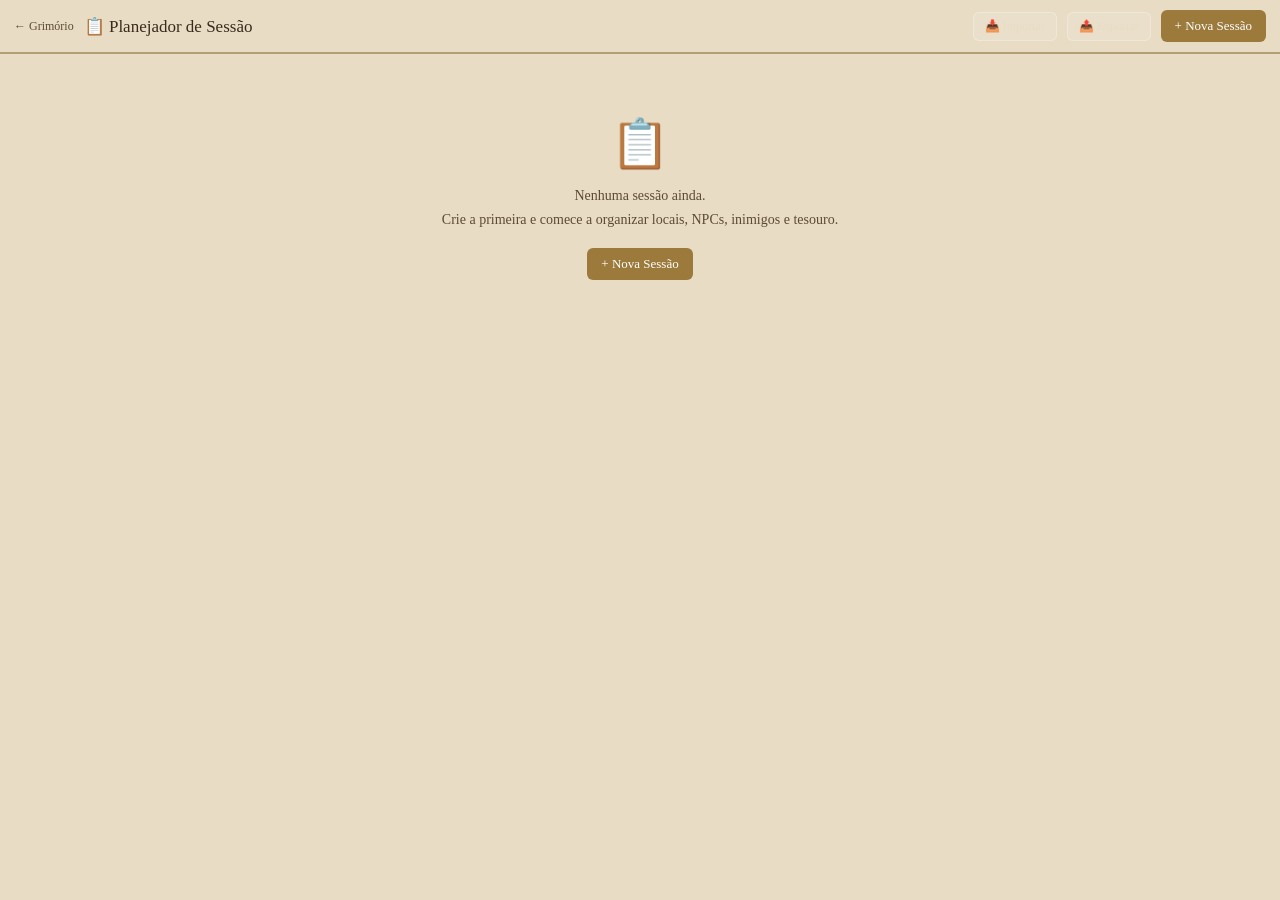
<file: session-planner.html>
<!DOCTYPE html>
<html lang="pt-BR">
<head>
<meta charset="UTF-8">
<meta name="viewport" content="width=device-width, initial-scale=1.0, maximum-scale=1.0">
<title>Planejador de Sessão — Aether</title>
<link rel="stylesheet" href="style.css">
<style>
/* ── Reset & Base ────────────────────────────────────────────── */
*{box-sizing:border-box;margin:0;padding:0}
body{background:var(--parchment);min-height:100vh;font-family:var(--font-heading)}

/* ── Toolbar ─────────────────────────────────────────────────── */
.sp-bar{
  display:flex;align-items:center;gap:10px;
  padding:10px 14px;border-bottom:2px solid var(--line);
  background:var(--parchment);position:sticky;top:0;z-index:40;
}
.sp-bar a{font-size:12px;color:var(--ink-soft);text-decoration:none}
.sp-bar-title{font-family:var(--font-heading);font-size:17px;color:var(--ink);flex:1}
.btn-add-session{
  padding:8px 14px;border:none;border-radius:6px;
  background:var(--gold);color:#fff;font-family:var(--font-heading);
  font-size:13px;cursor:pointer;white-space:nowrap;
}
.btn-add-session:active{filter:brightness(.9)}
.btn-sp-io{
  padding:6px 11px;border:1px solid rgba(255,255,255,.25);border-radius:6px;
  background:rgba(255,255,255,.1);color:var(--parchment);
  font-family:var(--font-heading);font-size:12px;cursor:pointer;
  white-space:nowrap;transition:.12s;
}
.btn-sp-io:hover{background:rgba(255,255,255,.2);}

/* ── Container principal ─────────────────────────────────────── */
.sp-wrap{max-width:780px;margin:0 auto;padding:14px}

/* ── Acordeão de sessão ──────────────────────────────────────── */
.session-block{
  border:1px solid var(--line);border-radius:10px;
  background:rgba(255,255,255,.3);margin-bottom:12px;overflow:hidden;
}
.session-head{
  display:flex;align-items:center;gap:10px;
  padding:12px 14px;cursor:pointer;user-select:none;
  background:rgba(156,122,60,.06);border-bottom:1px solid transparent;
  transition:background .12s;
}
.session-head:hover{background:rgba(156,122,60,.1)}
.session-block.open>.session-head{border-bottom-color:var(--line)}
.session-chevron{font-size:12px;color:var(--ink-soft);transition:transform .2s;flex-shrink:0}
.session-block.open>.session-head .session-chevron{transform:rotate(90deg)}
.session-name-input{
  flex:1;border:none;background:transparent;font-family:var(--font-heading);
  font-size:15px;color:var(--ink);outline:none;min-width:0;
}
.session-meta{font-size:11px;color:var(--ink-soft);flex-shrink:0;white-space:nowrap}
.btn-del-session{
  background:none;border:none;cursor:pointer;color:var(--ink-soft);
  font-size:17px;flex-shrink:0;padding:0 2px;opacity:.5;transition:opacity .15s;
}
.btn-del-session:hover{opacity:1;color:#c0392b}
.btn-print-session{
  background:none;border:none;cursor:pointer;color:var(--ink-soft);
  font-size:16px;flex-shrink:0;padding:0 2px;opacity:.5;transition:opacity .15s;
}
.btn-print-session:hover{opacity:1;color:var(--gold)}
.session-body{display:none;padding:12px 14px}
.session-block.open>.session-body{display:block}

/* ── Notas da sessão ─────────────────────────────────────────── */
.session-notes-input{
  width:100%;padding:8px 10px;border:1px solid var(--line);border-radius:6px;
  background:rgba(255,255,255,.5);font-family:var(--font-heading);font-size:12px;
  color:var(--ink);resize:vertical;min-height:48px;margin-bottom:12px;outline:none;
}
.session-notes-input:focus{border-color:var(--gold)}

/* ── Botão "Adicionar local" ─────────────────────────────────── */
.btn-add-location{
  display:flex;align-items:center;gap:6px;
  padding:8px 12px;border:1px dashed var(--line);border-radius:6px;
  background:transparent;font-family:var(--font-heading);font-size:12px;
  color:var(--ink-soft);cursor:pointer;transition:.12s;margin-bottom:4px;
}
.btn-add-location:hover{border-color:var(--gold);color:var(--gold)}

/* ── Acordeão de local ───────────────────────────────────────── */
.location-block{
  border:1px solid var(--line);border-radius:8px;
  background:rgba(255,255,255,.25);margin-bottom:8px;overflow:hidden;
}
.location-head{
  display:flex;align-items:center;gap:8px;
  padding:10px 12px;cursor:pointer;user-select:none;
  transition:background .12s;
}
.location-head:hover{background:rgba(0,0,0,.03)}
.location-block.open>.location-head{border-bottom:1px solid var(--line)}
.location-type-badge{
  font-size:10px;padding:2px 7px;border-radius:8px;
  font-family:var(--font-label);text-transform:uppercase;letter-spacing:.3px;
  flex-shrink:0;
}
.type-cidade   {background:rgba(39,174,96,.12);color:#1e8449}
.type-caminho  {background:rgba(243,156,18,.12);color:#9a6a00}
.type-caverna  {background:rgba(100,100,100,.12);color:#555}
.type-outro    {background:rgba(142,68,173,.12);color:#6a3a7a}
.location-name-input{
  flex:1;border:none;background:transparent;font-family:var(--font-heading);
  font-size:13px;color:var(--ink);outline:none;min-width:0;
}
.btn-del-location{
  background:none;border:none;cursor:pointer;color:var(--ink-soft);
  font-size:15px;flex-shrink:0;opacity:.4;
}
.btn-del-location:hover{opacity:1;color:#c0392b}
.location-body{display:none;padding:10px 12px}
.location-block.open>.location-body{display:block}

/* ── Seções dentro do local ──────────────────────────────────── */
.loc-section{margin-bottom:12px}
.loc-section-head{
  display:flex;align-items:center;justify-content:space-between;
  margin-bottom:6px;
}
.loc-section-label{
  font-family:var(--font-label);font-size:10px;text-transform:uppercase;
  letter-spacing:.4px;color:var(--ink-soft);
}
.btn-loc-add{
  display:flex;align-items:center;gap:4px;
  padding:4px 9px;border:1px dashed var(--line);border-radius:5px;
  background:transparent;font-family:var(--font-heading);font-size:11px;
  color:var(--ink-soft);cursor:pointer;transition:.1s;
}
.btn-loc-add:hover{border-color:var(--gold);color:var(--gold)}

/* ── Cards NPC, Inimigo, Tesouro ─────────────────────────────── */
.entry-card{
  border:1px solid var(--line);border-radius:7px;
  background:rgba(255,255,255,.4);padding:9px 11px;
  margin-bottom:6px;position:relative;
}
.entry-card-head{display:flex;align-items:flex-start;gap:8px}
.entry-card-icon{font-size:18px;flex-shrink:0;line-height:1.2}
.entry-card-body{flex:1;min-width:0}
.entry-card-name{font-family:var(--font-heading);font-size:13px;color:var(--ink)}
.entry-card-sub{font-size:11px;color:var(--ink-soft);margin-top:2px;line-height:1.4}
.btn-del-entry{
  position:absolute;top:7px;right:7px;
  background:none;border:none;cursor:pointer;
  font-size:14px;color:var(--ink-soft);opacity:.4;padding:0;
}
.btn-del-entry:hover{opacity:1;color:#c0392b}

/* Check de marcação */
.entry-check{
  width:18px;height:18px;border-radius:4px;border:2px solid var(--line);
  background:transparent;flex-shrink:0;cursor:pointer;display:flex;
  align-items:center;justify-content:center;transition:.12s;margin-top:1px;
}
.entry-check.checked{background:var(--gold);border-color:var(--gold);color:#fff;font-size:11px}

/* Sub-itens de NPC (loja) e inimigo (drops) */
.entry-subitems{margin-top:8px;padding-top:6px;border-top:1px solid var(--line)}
.entry-subitem{
  display:flex;align-items:center;gap:6px;
  padding:4px 0;font-size:12px;color:var(--ink);border-bottom:1px solid rgba(0,0,0,.05);
}
.entry-subitem:last-child{border-bottom:none}
.entry-subitem-name{flex:1;font-family:var(--font-heading)}
.entry-subitem-price{
  font-family:var(--font-heading);font-size:12px;color:var(--gold);
  white-space:nowrap;
}
.btn-del-subitem{
  background:none;border:none;cursor:pointer;color:var(--ink-soft);
  font-size:13px;opacity:.4;padding:0;
}
.btn-del-subitem:hover{opacity:1;color:#c0392b}

/* ── Empty state ─────────────────────────────────────────────── */
.sp-empty{
  text-align:center;padding:48px 20px;color:var(--ink-soft);
}
.sp-empty-icon{font-size:48px;display:block;margin-bottom:12px}
.sp-empty p{font-size:14px;line-height:1.7;margin-bottom:16px}

/* ── Picker (modal busca) ────────────────────────────────────── */
.picker-overlay{
  position:fixed;inset:0;background:rgba(0,0,0,.55);z-index:200;
  display:flex;align-items:flex-end;justify-content:center;
}
.picker-overlay.hidden{display:none}
.picker-modal{
  background:var(--parchment);border-radius:14px 14px 0 0;
  border:1px solid var(--line);width:100%;max-width:520px;
  max-height:85vh;display:flex;flex-direction:column;
  box-shadow:0 -4px 24px rgba(0,0,0,.2);
}
@media(min-width:600px){
  .picker-overlay{align-items:center}
  .picker-modal{border-radius:14px;max-height:75vh}
}
.picker-header{
  padding:12px 16px;border-bottom:1px solid var(--line);
  display:flex;align-items:center;gap:10px;
}
.picker-title{font-family:var(--font-heading);font-size:15px;color:var(--ink);flex:1}
.picker-close{background:none;border:none;cursor:pointer;font-size:20px;color:var(--ink-soft)}
.picker-chips{
  display:flex;gap:5px;flex-wrap:wrap;
  padding:8px 12px;border-bottom:1px solid var(--line);
}
.picker-chip{
  padding:3px 10px;border-radius:10px;border:1px solid var(--line);
  background:transparent;font-size:11px;cursor:pointer;
  font-family:var(--font-heading);color:var(--ink-soft);transition:.1s;
}
.picker-chip.active{background:var(--gold);color:#fff;border-color:var(--gold)}
.picker-search-wrap{padding:8px 12px;border-bottom:1px solid var(--line)}
.picker-search{
  width:100%;padding:8px 10px;border:1px solid var(--line);border-radius:6px;
  background:rgba(255,255,255,.7);font-family:var(--font-heading);font-size:14px;
  color:var(--ink);outline:none;
}
.picker-search:focus{border-color:var(--gold)}
.picker-list{flex:1;overflow-y:auto;padding:6px 8px;display:flex;flex-direction:column;gap:3px}
.picker-item{
  padding:9px 10px;border-radius:6px;border:1px solid transparent;
  cursor:pointer;display:flex;align-items:center;gap:9px;transition:.1s;
}
.picker-item:hover{background:rgba(156,122,60,.07);border-color:rgba(156,122,60,.2)}
.picker-item-icon{font-size:18px;flex-shrink:0}
.picker-item-body{flex:1;min-width:0}
.picker-item-name{font-family:var(--font-heading);font-size:13px;color:var(--ink)}
.picker-item-sub{font-size:11px;color:var(--ink-soft)}

/* Picker de preço */
.picker-price-row{
  padding:10px 12px;border-top:1px solid var(--line);
  display:flex;align-items:center;gap:8px;
}
.picker-price-input{
  flex:1;padding:7px 10px;border:1px solid var(--line);border-radius:6px;
  background:rgba(255,255,255,.7);font-family:var(--font-heading);font-size:13px;
  color:var(--ink);outline:none;
}
.picker-price-input:focus{border-color:var(--gold)}
.btn-picker-confirm{
  padding:8px 14px;border:none;border-radius:6px;
  background:var(--gold);color:#fff;font-family:var(--font-heading);
  font-size:13px;cursor:pointer;white-space:nowrap;
}

/* ── Input/textarea inline (missão) ─────────────────────────── */
.sp-inline-ta{
  width:100%;padding:6px 8px;border:1px solid var(--line);border-radius:5px;
  background:rgba(255,255,255,.6);font-family:var(--font-heading);font-size:12px;
  color:var(--ink);resize:vertical;min-height:44px;margin-bottom:4px;outline:none;
  box-sizing:border-box;
}
.sp-inline-ta:focus{border-color:#e67e22;}
.sp-inline-input{
  width:100%;padding:5px 8px;border:1px solid var(--line);border-radius:5px;
  background:rgba(255,255,255,.6);font-family:var(--font-heading);font-size:12px;
  color:var(--ink);outline:none;box-sizing:border-box;margin-bottom:4px;
}
.sp-inline-input:focus{border-color:#e67e22;}
#sp-toast{
  position:fixed;bottom:20px;left:50%;transform:translateX(-50%);
  background:rgba(30,30,30,.9);color:#fff;padding:9px 16px;
  border-radius:18px;font-size:13px;z-index:999;
  transition:opacity .3s;opacity:0;pointer-events:none;
  max-width:90vw;text-align:center;
}
</style>
</head>
<body>

<!-- Toolbar -->
<div class="sp-bar">
  <a href="index.html">← Grimório</a>
  <span class="sp-bar-title">📋 Planejador de Sessão</span>
  <button class="btn-sp-io" id="btn-import" title="Importar sessões de um arquivo JSON">📥 Importar</button>
  <button class="btn-sp-io" id="btn-export" title="Exportar todas as sessões como JSON">📤 Exportar</button>
  <button class="btn-add-session" id="btn-add-session">+ Nova Sessão</button>
</div>

<!-- Input oculto para importar arquivo -->
<input type="file" id="import-file-input" accept=".json" style="display:none">

<div class="sp-wrap">
  <!-- Empty state -->
  <div class="sp-empty" id="sp-empty">
    <span class="sp-empty-icon">📋</span>
    <p>Nenhuma sessão ainda.<br>Crie a primeira e comece a organizar locais, NPCs, inimigos e tesouro.</p>
    <button class="btn-add-session" id="btn-add-session-empty">+ Nova Sessão</button>
  </div>

  <!-- Lista de sessões -->
  <div id="session-list"></div>
</div>

<!-- Picker Modal -->
<div class="picker-overlay hidden" id="picker-overlay">
  <div class="picker-modal">
    <div class="picker-header">
      <span class="picker-title" id="picker-title">Selecionar</span>
      <button class="picker-close" id="picker-close">✕</button>
    </div>
    <div class="picker-chips" id="picker-chips"></div>
    <div class="picker-search-wrap">
      <input class="picker-search" id="picker-search" type="text" placeholder="🔍 Buscar...">
    </div>
    <div class="picker-list" id="picker-list"></div>
    <!-- Linha de preço (só para itens de loja) -->
    <div class="picker-price-row" id="picker-price-row" style="display:none">
      <input class="picker-price-input" id="picker-price-input" type="text" placeholder="Preço (ex: 10 prata, 2 ouro...)">
      <button class="btn-picker-confirm" id="picker-confirm">Adicionar</button>
    </div>
  </div>
</div>

<div id="sp-toast"></div>

<script src="data.js"></script>
<script src="missions.js"></script>
<script src="session-planner.js"></script>
</body>
</html>
</file>
<file: style.css>
/* ==========================================================================
   GRIMÓRIO DE PERSONAGENS — Estilo (MOBILE-FIRST)
   Paleta: pergaminho envelhecido, tinta marrom, selo de cera, dourado opaco
   Base pensada para telas pequenas/toque; breakpoints min-width expandem
   para tablet/desktop.
   ========================================================================== */

:root {
  --parchment: #E8DCC4;
  --parchment-dark: #D8C9A3;
  --parchment-shadow: #C4B187;
  --ink: #3A2A1D;
  --ink-soft: #5C4A36;
  --wax-red: #7D2A2E;
  --wax-red-dark: #5E1F23;
  --rust-green: #56624A;
  --rust-green-dark: #3F4936;
  --gold: #9C7A3C;
  --gold-bright: #B8954C;
  --line: #B0A074;
  --shadow-soft: rgba(58, 42, 29, 0.25);
  --hp-color: #7D2A2E;
  --resource-color: #56624A;
  --xp-color: #9C7A3C;

  --font-display: 'Cinzel Decorative', serif;
  --font-heading: 'Cinzel', serif;
  --font-body: 'Crimson Text', serif;
  --font-label: 'IM Fell English SC', serif;

  /* Alvo mínimo de toque (Apple/Android guidelines ~44-48px) */
  --tap-target: 44px;
}

* { box-sizing: border-box; }

/* ── Contenção global de overflow horizontal (Samsung Chrome mobile) ── */
html {
  overflow-x: hidden;
  max-width: 100vw;
}
body {
  overflow-x: hidden;
  max-width: 100vw;
  position: relative;
}

/* Todo elemento de display block não pode ser mais largo que o pai */
.sheet-section,
.sheet-tab-content > *,
.sheet-body > *,
.spell-card,
.skill-card,
.ability-card,
.accessory-card,
.monster-card,
.derived-box,
.currency-box,
.equip-slot,
.inventory-table-wrap {
  max-width: 100%;
  min-width: 0;
  box-sizing: border-box;
}

html, body {
  margin: 0;
  padding: 0;
  min-height: 100%;
  background: var(--parchment-dark);
  font-family: var(--font-body);
  color: var(--ink);
  font-size: 16px;
  -webkit-text-size-adjust: 100%;
}

body {
  background-image:
    radial-gradient(ellipse at top left, rgba(255,255,255,0.08), transparent 60%),
    radial-gradient(ellipse at bottom right, rgba(0,0,0,0.06), transparent 60%);
  overflow-x: hidden;
}

.parchment-texture {
  position: fixed;
  inset: 0;
  pointer-events: none;
  z-index: 0;
  opacity: 0.5;
  background-image:
    repeating-linear-gradient(0deg, rgba(124,103,62,0.025) 0px, transparent 2px, transparent 4px),
    repeating-linear-gradient(90deg, rgba(124,103,62,0.02) 0px, transparent 3px, transparent 6px);
  mix-blend-mode: multiply;
}

::selection {
  background: var(--gold-bright);
  color: var(--parchment);
}

button {
  font-family: var(--font-heading);
  cursor: pointer;
  -webkit-tap-highlight-color: transparent;
}

input, select, textarea {
  font-family: var(--font-body);
  font-size: 16px; /* evita zoom automático no iOS ao focar input */
}

img, svg { max-width: 100%; }

/* Focus visibility for accessibility */
button:focus-visible,
input:focus-visible,
select:focus-visible,
textarea:focus-visible,
[tabindex]:focus-visible {
  outline: 3px solid var(--wax-red);
  outline-offset: 2px;
}

@media (prefers-reduced-motion: reduce) {
  * { animation-duration: 0.01ms !important; transition-duration: 0.01ms !important; }
}

.hidden { display: none !important; }

/* -------------------------------------------------------------------- */
/* HEADER                                                                */
/* -------------------------------------------------------------------- */

.app-header {
  position: relative;
  z-index: 1;
  text-align: center;
  padding: 24px 16px 18px;
  border-bottom: 3px double var(--line);
  background: linear-gradient(180deg, rgba(255,255,255,0.15), transparent);
}

.header-seal {
  width: 38px;
  height: 38px;
  margin: 0 auto 8px;
  border-radius: 50%;
  background: radial-gradient(circle at 35% 30%, var(--wax-red), var(--wax-red-dark) 80%);
  box-shadow: 0 2px 6px var(--shadow-soft), inset 0 -2px 4px rgba(0,0,0,0.3);
  position: relative;
}
.header-seal::after {
  content: "✦";
  position: absolute;
  inset: 0;
  display: flex;
  align-items: center;
  justify-content: center;
  color: rgba(255,255,255,0.75);
  font-size: 15px;
}

.app-title {
  font-family: var(--font-display);
  font-size: clamp(22px, 7vw, 44px);
  margin: 0;
  color: var(--ink);
  letter-spacing: 0.5px;
  text-shadow: 1px 1px 0 rgba(255,255,255,0.3);
  line-height: 1.15;
}

.app-subtitle {
  font-family: var(--font-label);
  font-size: 13px;
  letter-spacing: 1.5px;
  color: var(--ink-soft);
  margin: 5px 0 0;
  text-transform: uppercase;
}

@media (min-width: 640px) {
  .app-header { padding: 36px 20px 24px; }
  .header-seal { width: 46px; height: 46px; margin-bottom: 10px; }
  .header-seal::after { font-size: 18px; }
  .app-subtitle { font-size: 15px; letter-spacing: 2px; }
}

/* -------------------------------------------------------------------- */
/* LAYOUT / VIEWS                                                        */
/* -------------------------------------------------------------------- */

main {
  position: relative;
  z-index: 1;
  max-width: 1100px;
  margin: 0 auto;
  padding: 16px 12px 60px;
  overflow-x: hidden;
}

@media (min-width: 640px) {
  main { padding: 28px 20px 80px; }
}

.view { display: none; }
.view.active { display: block; animation: fadeIn 0.25s ease; }

@keyframes fadeIn {
  from { opacity: 0; transform: translateY(6px); }
  to { opacity: 1; transform: translateY(0); }
}

/* -------------------------------------------------------------------- */
/* BUTTONS — alvo de toque mínimo de 44px de altura                    */
/* -------------------------------------------------------------------- */

.btn-primary, .btn-secondary, .btn-danger {
  font-size: 15px;
  font-weight: 600;
  letter-spacing: 0.3px;
  padding: 12px 18px;
  min-height: var(--tap-target);
  border-radius: 4px;
  border: 2px solid transparent;
  transition: transform 0.12s ease, box-shadow 0.12s ease;
  width: 100%;
}

.btn-primary {
  background: linear-gradient(180deg, var(--wax-red), var(--wax-red-dark));
  color: var(--parchment);
  border-color: var(--wax-red-dark);
  box-shadow: 0 2px 4px var(--shadow-soft);
}
.btn-primary:hover { transform: translateY(-1px); box-shadow: 0 4px 8px var(--shadow-soft); }
.btn-primary:active { transform: translateY(0); }
.btn-primary:disabled {
  opacity: 0.4;
  cursor: not-allowed;
  transform: none;
  box-shadow: none;
}

.btn-secondary {
  background: var(--parchment);
  color: var(--ink);
  border-color: var(--line);
}
.btn-secondary:hover { background: var(--parchment-dark); }
.btn-secondary:disabled { opacity: 0.4; cursor: not-allowed; }

.btn-danger {
  background: var(--wax-red-dark);
  color: var(--parchment);
  border-color: var(--wax-red-dark);
}
.btn-danger:hover { background: #4a1518; }

.btn-icon { margin-right: 6px; }

/* Em telas largas, botões voltam a ser do tamanho do conteúdo (não 100%) */
@media (min-width: 640px) {
  .btn-primary, .btn-secondary, .btn-danger { width: auto; }
}

.btn-link {
  background: none;
  border: none;
  color: var(--ink-soft);
  font-family: var(--font-heading);
  font-size: 14px;
  text-decoration: underline;
  padding: 10px 0;
  margin-bottom: 10px;
  display: inline-block;
  min-height: var(--tap-target);
  display: flex;
  align-items: center;
}
.btn-link:hover { color: var(--wax-red); }

/* -------------------------------------------------------------------- */
/* LIST TOOLBAR + TABS                                                   */
/* -------------------------------------------------------------------- */

.list-toolbar {
  display: flex;
  flex-direction: column;
  gap: 12px;
  margin-bottom: 20px;
}

.tab-group {
  display: flex;
  border: 2px solid var(--line);
  border-radius: 6px;
  overflow: hidden;
}

.tab-btn {
  flex: 1;
  background: var(--parchment);
  border: none;
  padding: 11px 10px;
  font-size: 13px;
  color: var(--ink-soft);
  letter-spacing: 0.3px;
  border-right: 1px solid var(--line);
  min-height: var(--tap-target);
}
.tab-btn:last-child { border-right: none; }
.tab-btn.active {
  background: var(--ink);
  color: var(--parchment);
}

@media (min-width: 640px) {
  .list-toolbar { flex-direction: row; flex-wrap: wrap; align-items: center; justify-content: space-between; }
  .tab-btn { flex: 0 0 auto; padding: 10px 20px; font-size: 14px; }
}

/* -------------------------------------------------------------------- */
/* CHARACTER GRID + CARDS                                                */
/* -------------------------------------------------------------------- */

.character-grid {
  display: grid;
  grid-template-columns: 1fr;
  gap: 14px;
}

@media (min-width: 520px) {
  .character-grid { grid-template-columns: repeat(2, 1fr); gap: 18px; }
}
@media (min-width: 860px) {
  .character-grid { grid-template-columns: repeat(3, 1fr); gap: 22px; }
}

.char-card {
  position: relative;
  background: var(--parchment);
  border: 1px solid var(--line);
  border-radius: 3px;
  padding: 16px 16px 14px;
  box-shadow: 0 3px 8px var(--shadow-soft), inset 0 0 30px rgba(124,103,62,0.06);
  cursor: pointer;
  transition: transform 0.15s ease, box-shadow 0.15s ease;
}
.char-card:active { transform: scale(0.985); }
@media (hover: hover) {
  .char-card:hover { transform: translateY(-3px) rotate(-0.3deg); box-shadow: 0 8px 16px var(--shadow-soft); }
}
.char-card::before {
  content: "";
  position: absolute;
  top: 0; left: 16px; right: 16px;
  height: 1px;
  background: var(--line);
}

.char-card-seal {
  width: 32px;
  height: 32px;
  border-radius: 50%;
  background: radial-gradient(circle at 35% 30%, var(--gold-bright), var(--gold) 80%);
  display: flex;
  align-items: center;
  justify-content: center;
  font-size: 15px;
  color: var(--parchment);
  margin-bottom: 9px;
  box-shadow: inset 0 -2px 3px rgba(0,0,0,0.25);
}

.char-card-name {
  font-family: var(--font-heading);
  font-size: 18px;
  margin: 0 0 2px;
  color: var(--ink);
  line-height: 1.25;
}

.char-card-class {
  font-size: 13px;
  color: var(--ink-soft);
  margin: 0 0 12px;
  font-style: italic;
}

.char-card-bars { display: flex; flex-direction: column; gap: 7px; margin-bottom: 10px; }

.mini-bar-row { display: flex; align-items: center; gap: 8px; font-size: 12px; }
.mini-bar-label { width: 32px; flex-shrink: 0; color: var(--ink-soft); font-family: var(--font-heading); }
.mini-bar-track {
  flex: 1;
  height: 9px;
  background: rgba(58,42,29,0.12);
  border-radius: 4px;
  overflow: hidden;
  border: 1px solid rgba(58,42,29,0.2);
}
.mini-bar-fill { height: 100%; border-radius: 4px; }
.mini-bar-fill.hp { background: var(--hp-color); }
.mini-bar-fill.xp { background: var(--xp-color); }

.char-card-footer {
  display: flex;
  justify-content: space-between;
  align-items: center;
  font-size: 12px;
  color: var(--ink-soft);
  border-top: 1px dashed var(--line);
  padding-top: 8px;
  margin-top: 4px;
}

.char-card-level {
  font-family: var(--font-heading);
  font-weight: 600;
  color: var(--wax-red);
}

.char-card-delete {
  position: absolute;
  top: 8px;
  right: 8px;
  background: none;
  border: none;
  color: var(--ink-soft);
  font-size: 18px;
  opacity: 0.6;
  padding: 8px;
  line-height: 1;
  min-width: 36px;
  min-height: 36px;
}
.char-card-delete:active { opacity: 1; color: var(--wax-red); }
@media (hover: hover) {
  .char-card-delete:hover { opacity: 1; color: var(--wax-red); }
}

/* -------------------------------------------------------------------- */
/* EMPTY STATE                                                           */
/* -------------------------------------------------------------------- */

.empty-state {
  text-align: center;
  padding: 40px 18px;
  border: 2px dashed var(--line);
  border-radius: 6px;
  background: rgba(255,255,255,0.15);
}
.empty-state.hidden { display: none; }
.empty-title {
  font-family: var(--font-heading);
  font-size: 18px;
  margin: 0 0 8px;
}
.empty-text { color: var(--ink-soft); max-width: 420px; margin: 0 auto; line-height: 1.6; font-size: 15px; }

@media (min-width: 640px) {
  .empty-state { padding: 60px 20px; }
  .empty-title { font-size: 20px; }
}

/* -------------------------------------------------------------------- */
/* WIZARD                                                                */
/* -------------------------------------------------------------------- */

.wizard-frame {
  background: var(--parchment);
  border: 1px solid var(--line);
  border-radius: 4px;
  padding: 18px 16px 20px;
  box-shadow: 0 4px 14px var(--shadow-soft);
  max-width: 760px;
  margin: 0 auto;
}

@media (min-width: 640px) {
  .wizard-frame { padding: 28px 30px 26px; }
}

.wizard-progress {
  display: flex;
  gap: 5px;
  margin-bottom: 16px;
}
.wizard-progress-dot {
  flex: 1;
  height: 5px;
  background: rgba(58,42,29,0.15);
  border-radius: 3px;
}
.wizard-progress-dot.done { background: var(--rust-green); }
.wizard-progress-dot.current { background: var(--wax-red); }

.wizard-step { display: none; }
.wizard-step.active { display: block; animation: fadeIn 0.2s ease; }

.step-title {
  font-family: var(--font-heading);
  font-size: 20px;
  margin: 2px 0 6px;
  color: var(--ink);
  line-height: 1.25;
}

.step-desc {
  color: var(--ink-soft);
  line-height: 1.55;
  margin: 0 0 18px;
  font-size: 15px;
}

@media (min-width: 640px) {
  .step-title { font-size: 24px; }
}

.field-label {
  display: block;
  font-family: var(--font-label);
  font-size: 14px;
  letter-spacing: 0.5px;
  color: var(--ink-soft);
  margin: 14px 0 6px;
}

.custom-fields-group {
  border-top: 1px dashed var(--line);
  padding-top: 10px;
  margin-top: 10px;
}
.custom-fields-group.hidden { display: none; }

.magic-bonus-toggle-row {
  margin-top: 14px;
  padding-top: 12px;
  border-top: 2px solid var(--gold);
}
.magic-bonus-toggle-label {
  display: flex;
  align-items: center;
  gap: 8px;
  font-family: var(--font-heading);
  font-size: 14px;
  color: var(--gold);
  cursor: pointer;
}
.magic-bonus-toggle-label input[type="checkbox"] {
  width: 20px;
  height: 20px;
  flex-shrink: 0;
  accent-color: var(--gold);
}

.magic-bonus-grid {
  display: grid;
  grid-template-columns: 1fr 1fr;
  gap: 10px;
  margin-bottom: 4px;
}
.magic-bonus-field .field-label { margin-top: 0; font-size: 12px; }
.magic-bonus-field .field-input { padding: 8px; }

.field-input {
  width: 100%;
  padding: 12px;
  border: 1px solid var(--line);
  border-radius: 3px;
  background: rgba(255,255,255,0.5);
  font-size: 16px;
  color: var(--ink);
  min-height: var(--tap-target);
}
.field-input:focus { background: rgba(255,255,255,0.8); }

.choice-row {
  display: grid;
  grid-template-columns: 1fr;
  gap: 10px;
  margin-top: 8px;
}

@media (min-width: 480px) {
  .choice-row { grid-template-columns: repeat(2, 1fr); }
}

.choice-row-classes { grid-template-columns: repeat(2, 1fr); }
@media (min-width: 600px) {
  .choice-row-classes { grid-template-columns: repeat(3, 1fr); }
}
@media (min-width: 860px) {
  .choice-row-classes { grid-template-columns: repeat(5, 1fr); }
}

.choice-card {
  background: rgba(255,255,255,0.4);
  border: 2px solid var(--line);
  border-radius: 4px;
  padding: 14px 12px;
  text-align: left;
  display: flex;
  flex-direction: column;
  gap: 4px;
  transition: border-color 0.15s ease, background 0.15s ease;
  min-height: var(--tap-target);
}
.choice-card:active { border-color: var(--gold); }
@media (hover: hover) {
  .choice-card:hover { border-color: var(--gold); }
}
.choice-card.selected {
  border-color: var(--wax-red);
  background: rgba(125,42,46,0.08);
}

.choice-icon { font-size: 20px; }
.choice-name { font-family: var(--font-heading); font-weight: 600; font-size: 14px; color: var(--ink); }
.choice-desc { font-size: 12px; color: var(--ink-soft); line-height: 1.4; }

.class-detail {
  margin-top: 16px;
  padding: 14px;
  background: rgba(255,255,255,0.35);
  border-left: 4px solid var(--wax-red);
  border-radius: 0 4px 4px 0;
}
.class-detail.hidden { display: none; }
.class-detail-resource { font-family: var(--font-heading); color: var(--rust-green-dark); margin-bottom: 4px; font-size: 15px; }
.class-detail-bonus { font-size: 14px; color: var(--ink-soft); margin-top: 6px; line-height: 1.5; }

/* Attributes — empilhado verticalmente no mobile, sem grid de colunas fixas */

.attr-points-tracker {
  font-family: var(--font-heading);
  font-size: 15px;
  text-align: center;
  background: rgba(156,122,60,0.15);
  border: 1px solid var(--gold);
  border-radius: 4px;
  padding: 10px;
  margin-bottom: 14px;
}
#attr-points-left { color: var(--wax-red); font-weight: 700; font-size: 19px; }

.attr-grid {
  display: grid;
  gap: 10px;
}

.attr-row {
  display: grid;
  grid-template-columns: 1fr;
  gap: 10px;
  padding: 12px 14px;
  background: rgba(255,255,255,0.35);
  border: 1px solid var(--line);
  border-radius: 4px;
}

.attr-row-name { font-family: var(--font-heading); font-weight: 600; font-size: 15px; }
.attr-row-desc { font-size: 12.5px; color: var(--ink-soft); display: block; margin-top: 2px; line-height: 1.4; }

.attr-stepper { display: flex; align-items: center; gap: 14px; justify-content: flex-start; }
.attr-step-btn {
  width: 40px; height: 40px;
  border-radius: 50%;
  border: 1px solid var(--line);
  background: var(--parchment);
  font-size: 18px;
  line-height: 1;
  color: var(--ink);
  flex-shrink: 0;
}
.attr-step-btn:active { background: var(--gold-bright); color: var(--parchment); }
@media (hover: hover) {
  .attr-step-btn:hover { background: var(--gold-bright); color: var(--parchment); }
}
.attr-step-btn:disabled { opacity: 0.3; cursor: not-allowed; }
.attr-value { font-family: var(--font-heading); font-size: 19px; min-width: 26px; text-align: center; }

.attr-bonus-note {
  margin-top: 14px;
  font-size: 14px;
  color: var(--rust-green-dark);
  font-style: italic;
  line-height: 1.5;
}

@media (min-width: 600px) {
  .attr-row { grid-template-columns: 1fr auto; align-items: center; }
  .attr-stepper { justify-content: flex-end; }
}

/* -------------------------------------------------------------------- */
/* PICK LISTS (perícias/magias/equipamento no wizard)                  */
/* -------------------------------------------------------------------- */

.subsection-title {
  font-family: var(--font-heading);
  font-size: 15px;
  margin: 20px 0 10px;
  color: var(--ink);
  line-height: 1.3;
}
.pick-counter { font-size: 13px; color: var(--ink-soft); font-weight: 400; }

.pick-list { display: flex; flex-direction: column; gap: 8px; }

.pick-item {
  display: flex;
  align-items: flex-start;
  gap: 10px;
  padding: 12px 14px;
  background: rgba(255,255,255,0.35);
  border: 1px solid var(--line);
  border-radius: 4px;
  cursor: pointer;
  transition: border-color 0.15s ease, background 0.15s ease;
}
@media (hover: hover) {
  .pick-item:hover { border-color: var(--gold); }
}
.pick-item.selected { border-color: var(--rust-green); background: rgba(86,98,74,0.1); }
.pick-item.disabled { opacity: 0.45; cursor: not-allowed; }

.pick-item-check {
  width: 20px; height: 20px;
  border: 2px solid var(--line);
  border-radius: 3px;
  flex-shrink: 0;
  margin-top: 2px;
  display: flex;
  align-items: center;
  justify-content: center;
  font-size: 13px;
  color: var(--parchment);
}
.pick-item.selected .pick-item-check { background: var(--rust-green); border-color: var(--rust-green); }
.pick-item.selected .pick-item-check::after { content: "✓"; }

.pick-item-body { flex: 1; min-width: 0; }
.pick-item-name { font-family: var(--font-heading); font-weight: 600; font-size: 14.5px; }
.pick-item-meta { font-size: 11px; color: var(--gold); text-transform: uppercase; letter-spacing: 0.4px; margin-left: 6px; }
.pick-item-desc { font-size: 13.5px; color: var(--ink-soft); margin-top: 3px; line-height: 1.5; }
.pick-item-example {
  font-size: 12.5px;
  color: var(--rust-green-dark);
  margin-top: 6px;
  line-height: 1.5;
  background: rgba(86,98,74,0.08);
  border-radius: 3px;
  padding: 6px 8px;
}
.pick-item-example-label { font-family: var(--font-heading); font-weight: 600; font-size: 11px; text-transform: uppercase; letter-spacing: 0.3px; }

.step-skip-note { font-style: italic; color: var(--ink-soft); margin-top: 10px; font-size: 14px; }

.weight-preview {
  margin-top: 16px;
  font-family: var(--font-heading);
  font-size: 14px;
  padding: 12px 14px;
  background: rgba(156,122,60,0.12);
  border-radius: 4px;
  border: 1px solid var(--gold);
  line-height: 1.5;
}
.weight-preview.over { background: rgba(125,42,46,0.15); border-color: var(--wax-red); color: var(--wax-red-dark); }

.review-summary {
  display: grid;
  gap: 12px;
}
.review-block {
  padding: 12px 14px;
  background: rgba(255,255,255,0.35);
  border-left: 3px solid var(--gold);
  border-radius: 0 4px 4px 0;
}
.review-block h4 {
  margin: 0 0 6px;
  font-family: var(--font-heading);
  font-size: 13px;
  color: var(--rust-green-dark);
  text-transform: uppercase;
  letter-spacing: 0.4px;
}
.review-block p { margin: 0; font-size: 14.5px; line-height: 1.55; }
.review-attr-chips { display: flex; gap: 7px; flex-wrap: wrap; }
.review-chip {
  background: var(--parchment-dark);
  border: 1px solid var(--line);
  border-radius: 12px;
  padding: 4px 11px;
  font-size: 13px;
  font-family: var(--font-heading);
}

.wizard-nav {
  display: flex;
  flex-direction: column-reverse;
  gap: 10px;
  margin-top: 22px;
  padding-top: 16px;
  border-top: 1px solid var(--line);
}

.btn-finish { background: linear-gradient(180deg, var(--rust-green), var(--rust-green-dark)); border-color: var(--rust-green-dark); }

@media (min-width: 480px) {
  .wizard-nav { flex-direction: row; justify-content: space-between; }
}

/* -------------------------------------------------------------------- */
/* CHARACTER SHEET                                                       */
/* -------------------------------------------------------------------- */

.sheet-frame {
  background: var(--parchment);
  border: 1px solid var(--line);
  border-radius: 4px;
  box-shadow: 0 4px 16px var(--shadow-soft);
  overflow: hidden;
  max-width: 100%;
  width: 100%;
  box-sizing: border-box;
}

.sheet-header {
  display: flex;
  flex-wrap: nowrap;
  gap: 10px;
  align-items: center;
  padding: 12px 14px;
  background: linear-gradient(135deg, rgba(156,122,60,0.18), transparent);
  border-bottom: 3px double var(--line);
  position: sticky;
  top: 0;
  z-index: 20;
  backdrop-filter: blur(4px);
}

.sheet-seal {
  width: 44px; height: 44px;
  border-radius: 50%;
  background: radial-gradient(circle at 35% 30%, var(--gold-bright), var(--gold) 85%);
  display: flex;
  align-items: center;
  justify-content: center;
  font-size: 20px;
  color: var(--parchment);
  box-shadow: 0 2px 6px var(--shadow-soft), inset 0 -3px 5px rgba(0,0,0,0.25);
  flex-shrink: 0;
}

.sheet-title-block { flex: 1; min-width: 0; overflow: hidden; }
.sheet-name {
  font-family: var(--font-display);
  font-size: clamp(16px, 4.5vw, 26px);
  margin: 0;
  color: var(--ink);
  line-height: 1.2;
  white-space: nowrap;
  overflow: hidden;
  text-overflow: ellipsis;
}
.sheet-subtitle { color: var(--ink-soft); margin: 2px 0 0; font-style: italic; font-size: 11px; line-height: 1.3; white-space: nowrap; overflow: hidden; text-overflow: ellipsis; }

.sheet-level-badge {
  font-family: var(--font-heading);
  background: var(--wax-red);
  color: var(--parchment);
  padding: 5px 11px;
  border-radius: 4px;
  text-align: center;
  flex-shrink: 0;
}
.sheet-level-badge .lvl-num { font-size: 18px; display: block; line-height: 1; }
.sheet-level-badge .lvl-label { font-size: 8px; letter-spacing: 1px; text-transform: uppercase; opacity: 0.85; }

/* Tab content — scroll na área central, header e nav fixos */
.sheet-tab-content {
  padding: 14px 14px 12px;
  display: grid;
  gap: 14px;
  padding-bottom: calc(64px + env(safe-area-inset-bottom, 0px) + 8px);
  min-height: 0;
  max-width: 100%;
  overflow-x: hidden;
  box-sizing: border-box;
}

/* Legado — sheet-body ainda pode ser gerado por código antigo */
.sheet-body { padding: 16px 14px 28px; display: grid; gap: 18px; }

.sheet-section {
  background: rgba(255,255,255,0.3);
  border: 1px solid var(--line);
  border-radius: 6px;
  padding: 14px 14px 16px;
}

.sheet-section-title {
  font-family: var(--font-heading);
  font-size: 15px;
  margin: 0 0 12px;
  color: var(--ink);
  display: flex;
  align-items: center;
  gap: 8px;
  line-height: 1.3;
}
.sheet-section-title::after {
  content: "";
  flex: 1;
  height: 1px;
  background: var(--line);
}

/* -------------------------------------------------------------------- */
/* BOTTOM TAB NAV — navegação principal por polegar                     */
/* -------------------------------------------------------------------- */

.sheet-bottom-nav {
  position: fixed;
  bottom: 0;
  left: 0;
  right: 0;
  z-index: 100;
  display: flex;
  background: var(--parchment);
  border-top: 2px solid var(--line);
  box-shadow: 0 -3px 12px rgba(58,42,29,0.12);
  padding-bottom: env(safe-area-inset-bottom, 0px);
}

.sheet-tab-btn {
  flex: 1;
  display: flex;
  flex-direction: column;
  align-items: center;
  justify-content: center;
  gap: 2px;
  padding: 8px 4px;
  min-height: 56px;
  background: none;
  border: none;
  border-top: 3px solid transparent;
  cursor: pointer;
  color: var(--ink-soft);
  transition: color 0.15s, border-color 0.15s, background 0.15s;
  -webkit-tap-highlight-color: transparent;
}
.sheet-tab-btn.active {
  color: var(--wax-red);
  border-top-color: var(--wax-red);
  background: rgba(125,42,46,0.06);
}
@media (hover: hover) {
  .sheet-tab-btn:hover { background: rgba(156,122,60,0.08); color: var(--gold); }
}
.sheet-tab-icon { font-size: 18px; line-height: 1; }
.sheet-tab-label {
  font-family: var(--font-heading);
  font-size: 9.5px;
  letter-spacing: 0.3px;
  text-transform: uppercase;
  white-space: nowrap;
}

@media (min-width: 640px) {
  .sheet-header { padding: 16px 24px; gap: 16px; }
  .sheet-seal { width: 56px; height: 56px; font-size: 24px; }
  .sheet-tab-content { padding: 20px 24px calc(64px + 8px); gap: 20px; }
  .sheet-section { padding: 16px 18px; }
  .sheet-section-title { font-size: 16px; margin-bottom: 14px; }

}

.section-hint {
  font-size: 13px;
  color: var(--ink-soft);
  font-style: italic;
  margin: -2px 0 12px;
  line-height: 1.5;
}

.empty-inline-note { color: var(--ink-soft); font-style: italic; font-size: 14px; grid-column: 1 / -1; }

/* Bars: HP, XP, recurso de classe */
.bar-row { margin-bottom: 14px; }
.bar-row:last-child { margin-bottom: 0; }
.bar-label-row {
  display: flex;
  justify-content: space-between;
  font-family: var(--font-heading);
  font-size: 13px;
  margin-bottom: 4px;
  gap: 8px;
}
.bar-track {
  height: 16px;
  background: rgba(58,42,29,0.12);
  border-radius: 8px;
  border: 1px solid rgba(58,42,29,0.25);
  overflow: hidden;
  position: relative;
}
.bar-fill {
  height: 100%;
  border-radius: 8px 0 0 8px;
  transition: width 0.25s ease;
  background-image: repeating-linear-gradient(45deg, rgba(255,255,255,0.08) 0 6px, transparent 6px 12px);
}
.bar-fill.hp { background-color: var(--hp-color); }
.bar-fill.xp { background-color: var(--xp-color); }
.bar-fill.resource { background-color: var(--resource-color); }

.bar-controls { display: flex; gap: 8px; align-items: center; margin-top: 8px; flex-wrap: wrap; }
.bar-btn {
  width: 36px; height: 36px;
  border-radius: 50%;
  border: 1px solid var(--line);
  background: var(--parchment);
  font-size: 15px;
  flex-shrink: 0;
}
.bar-btn:active { background: var(--gold-bright); color: var(--parchment); }
@media (hover: hover) {
  .bar-btn:hover { background: var(--gold-bright); color: var(--parchment); }
}
.bar-input-inline {
  width: 64px;
  text-align: center;
  border: 1px solid var(--line);
  border-radius: 3px;
  padding: 7px 4px;
  font-family: var(--font-heading);
  min-height: 36px;
}
#xp-gain-input { width: 84px; }
#btn-add-xp { width: auto; flex-shrink: 0; min-height: 36px; padding: 8px 14px; font-size: 13px; }

.points-badges-row { display: flex; gap: 8px; flex-wrap: wrap; margin-top: 10px; }
.points-badge {
  font-family: var(--font-heading);
  font-size: 12.5px;
  color: var(--wax-red-dark);
  background: rgba(125,42,46,0.12);
  border: 1px solid var(--wax-red);
  border-radius: 12px;
  padding: 4px 11px;
}
.points-badge.skill { color: var(--rust-green-dark); background: rgba(86,98,74,0.12); border-color: var(--rust-green); }

.points-banner {
  font-family: var(--font-heading);
  font-size: 14px;
  color: var(--rust-green-dark);
  background: rgba(86,98,74,0.12);
  border: 1px solid var(--rust-green);
  border-radius: 4px;
  padding: 9px 12px;
  margin-bottom: 14px;
}

/* -------------------------------------------------------------------- */
/* ATTRIBUTES + DERIVED STATS (na ficha)                                */
/* -------------------------------------------------------------------- */

.sheet-attr-grid {
  display: grid;
  grid-template-columns: repeat(5, 1fr);
  gap: 6px;
}

.sheet-attr-box {
  text-align: center;
  background: rgba(255,255,255,0.4);
  border: 1px solid var(--line);
  border-radius: 4px;
  padding: 8px 2px;
}
.sheet-attr-box-label { font-family: var(--font-label); font-size: 10px; color: var(--ink-soft); letter-spacing: 0.4px; }
.sheet-attr-box-value { font-family: var(--font-heading); font-size: 16px; color: var(--ink); margin: 2px 0; }
.sheet-attr-box-controls { display: flex; justify-content: center; gap: 4px; margin-top: 2px; }
.sheet-attr-box-controls .attr-step-btn { width: 28px; height: 28px; font-size: 14px; }

/* Derived stats grid */
.derived-grid {
  display: grid;
  grid-template-columns: repeat(2, 1fr);
  gap: 10px;
}
@media (min-width: 560px) {
  .derived-grid { grid-template-columns: repeat(3, 1fr); }
}
@media (min-width: 700px) {
  .derived-grid { grid-template-columns: repeat(4, 1fr); }
}

.derived-box {
  background: var(--ink);
  border: 1px solid var(--ink);
  border-radius: 6px;
  padding: 8px 10px 9px;
  cursor: help;
  position: relative;
}
.derived-box-label {
  font-size: 10px;
  text-transform: uppercase;
  letter-spacing: 0.3px;
  color: rgba(232,220,196,0.75);
  line-height: 1.3;
  display: flex;
  align-items: center;
  justify-content: space-between;
  gap: 4px;
}
.derived-box-info {
  font-size: 10px;
  opacity: 0.7;
  flex-shrink: 0;
}
.derived-box-value {
  font-family: var(--font-heading);
  font-size: 20px;
  font-weight: 700;
  color: var(--parchment);
  margin-top: 2px;
  line-height: 1.15;
}

.derived-box-highlight {
  background: var(--gold);
  border-color: var(--gold);
}
.derived-box-highlight .derived-box-label { color: rgba(58,42,29,0.7); }
.derived-box-highlight .derived-box-value { color: var(--ink); }

.derived-box-danger {
  background: var(--wax-red-dark);
  border-color: var(--wax-red-dark);
}
.derived-box-danger .derived-box-label { color: rgba(232,220,196,0.75); }
.derived-box-danger .derived-box-value { color: var(--parchment); }

.weapon-penalty-warning {
  font-size: 13px;
  color: var(--wax-red-dark);
  background: rgba(125,42,46,0.1);
  border: 1px solid var(--wax-red);
  border-radius: 4px;
  padding: 9px 12px;
  margin: 10px 0 0;
  line-height: 1.5;
}

.equip-requirement-warning {
  font-size: 12.5px;
  color: var(--wax-red-dark);
  background: rgba(125,42,46,0.1);
  border-radius: 3px;
  padding: 7px 9px;
  margin-top: 6px;
  line-height: 1.5;
}

/* --- Dano por fontes --- */

.damage-subtitle {
  font-family: var(--font-heading);
  font-size: 13px;
  margin: 16px 0 8px;
  color: var(--ink);
  text-transform: uppercase;
  letter-spacing: 0.4px;
}

.damage-combined-row {
  display: flex;
  align-items: baseline;
  flex-wrap: wrap;
  gap: 10px;
  padding: 12px 14px;
  background: linear-gradient(135deg, rgba(125,42,46,0.1), rgba(125,42,46,0.04));
  border: 2px solid var(--wax-red);
  border-radius: 6px;
  margin-bottom: 8px;
}
.damage-combined-label {
  font-family: var(--font-heading);
  font-size: 13px;
  font-weight: 700;
  letter-spacing: 0.5px;
  color: var(--wax-red-dark);
}
.damage-combined-value {
  font-family: var(--font-heading);
  font-size: 22px;
  font-weight: 700;
  color: var(--wax-red-dark);
  letter-spacing: 0.3px;
}
.damage-combined-hint {
  font-size: 12px;
  color: var(--ink-soft);
  font-style: italic;
  margin: 0 0 12px;
  line-height: 1.5;
}

.damage-sources { display: flex; flex-direction: column; gap: 7px; }
.damage-source-row {
  display: flex;
  flex-direction: column;
  gap: 3px;
  padding: 9px 12px;
  background: rgba(255,255,255,0.4);
  border: 1px solid var(--line);
  border-left: 3px solid var(--wax-red);
  border-radius: 0 4px 4px 0;
}
.damage-source-label { font-family: var(--font-heading); font-size: 13px; font-weight: 600; }
.damage-source-dice { font-family: var(--font-heading); color: var(--wax-red-dark); font-size: 15px; }
.damage-source-modifier { font-size: 12px; color: var(--ink-soft); font-style: italic; line-height: 1.4; }

/* ── Bloco de crítico ──────────────────────────────────────────── */
.crit-formula-box {
  display: flex;
  align-items: flex-start;
  gap: 10px;
  padding: 10px 12px;
  margin-top: 12px;
  border-radius: 8px;
  background: rgba(215, 38, 56, 0.06);
  border: 1px solid rgba(215, 38, 56, 0.2);
  border-left: 3px solid #d72638;
}
.crit-formula-icon { font-size: 22px; flex-shrink: 0; line-height: 1; margin-top: 1px; }
.crit-formula-title {
  font-family: var(--font-heading);
  font-size: 14px;
  color: #d72638;
  margin-bottom: 3px;
}
.crit-formula-desc {
  font-size: 13px;
  color: var(--ink);
  line-height: 1.55;
}
.crit-formula-breakdown {
  font-size: 11px;
  color: var(--ink-soft);
  margin-top: 4px;
  font-style: italic;
}

/* Highlight especial para dados de crítico */
.derived-box-highlight .derived-box-value { color: #d72638; }

@media (min-width: 600px) {
  .damage-source-row { flex-direction: row; align-items: baseline; gap: 10px; flex-wrap: wrap; }
  .damage-source-label { min-width: 0; }
}

.damage-formula-note {
  font-size: 12.5px;
  color: var(--ink-soft);
  font-style: italic;
  margin: 10px 0 0;
  line-height: 1.55;
}

/* -------------------------------------------------------------------- */
/* CARDS: Habilidades de classe / Perícias / Magias                     */
/* Visual unificado para melhor legibilidade de descrições + exemplos   */
/* -------------------------------------------------------------------- */

.ability-card-grid, .skill-card-grid, .spell-card-grid {
  display: grid;
  grid-template-columns: 1fr;
  gap: 10px;
}
@media (min-width: 640px) {
  .ability-card-grid, .skill-card-grid, .spell-card-grid { grid-template-columns: repeat(2, 1fr); }
}

.ability-card {
  background: rgba(255,255,255,0.4);
  border: 1px solid var(--line);
  border-radius: 5px;
  padding: 12px 14px;
  display: flex;
  flex-direction: column;
  gap: 6px;
}
.ability-card.locked { opacity: 0.85; border-style: dashed; }
.ability-card.known { border-color: var(--rust-green); border-left: 4px solid var(--rust-green); }

.ability-card-head {
  display: flex;
  justify-content: space-between;
  align-items: flex-start;
  gap: 8px;
  flex-wrap: wrap;
  min-width: 0;
}
.ability-card-name { font-family: var(--font-heading); font-weight: 600; font-size: 15px; line-height: 1.3; min-width: 0; flex: 1; overflow-wrap: break-word; }
.ability-card-badge {
  font-size: 10.5px;
  font-family: var(--font-heading);
  background: var(--rust-green);
  color: var(--parchment);
  padding: 3px 8px;
  border-radius: 10px;
  flex-shrink: 0;
  white-space: nowrap;
}
.ability-card-attr-tag {
  font-size: 10.5px;
  font-family: var(--font-heading);
  text-transform: uppercase;
  letter-spacing: 0.4px;
  background: rgba(156,122,60,0.18);
  color: var(--gold);
  padding: 3px 8px;
  border-radius: 10px;
  flex-shrink: 0;
  white-space: nowrap;
}
.ability-card-cost {
  font-family: var(--font-heading);
  font-size: 12.5px;
  color: var(--wax-red-dark);
  background: rgba(125,42,46,0.08);
  display: inline-block;
  padding: 3px 9px;
  border-radius: 10px;
  align-self: flex-start;
}
.ability-card-effect {
  font-size: 13.5px;
  color: var(--ink-soft);
  line-height: 1.55;
  margin: 0;
}
.ability-card-example, .pick-item-example {
  font-size: 12.5px;
  color: var(--rust-green-dark);
  line-height: 1.5;
  background: rgba(86,98,74,0.08);
  border-radius: 3px;
  padding: 7px 9px;
  margin-top: 2px;
}
.ability-card-example-label {
  font-family: var(--font-heading);
  font-weight: 600;
  font-size: 11px;
  text-transform: uppercase;
  letter-spacing: 0.3px;
}

.btn-learn-ability {
  margin-top: 6px;
  font-size: 13px;
  padding: 9px 12px;
  min-height: 40px;
}

.ability-level-dots {
  display: flex;
  align-items: center;
  gap: 5px;
  margin: -2px 0 2px;
}
.ability-level-dot {
  width: 9px;
  height: 9px;
  border-radius: 50%;
  border: 1.5px solid var(--gold);
  background: transparent;
}
.ability-level-dot.filled { background: var(--gold); }
.ability-level-text {
  font-family: var(--font-heading);
  font-size: 11px;
  color: var(--ink-soft);
  margin-left: 4px;
}

.btn-upgrade-ability {
  margin-top: 6px;
  font-size: 13px;
  padding: 9px 12px;
  min-height: 40px;
  border-color: var(--gold);
  color: var(--gold);
}
.btn-upgrade-ability:not(:disabled):active { background: var(--gold-bright); color: var(--parchment); }
@media (hover: hover) {
  .btn-upgrade-ability:not(:disabled):hover { background: var(--gold-bright); color: var(--parchment); }
}

.ability-max-level-note {
  font-size: 12px;
  color: var(--gold);
  font-style: italic;
  margin-top: 6px;
}

.ability-card-glossary-levels { gap: 8px; }
.glossary-level-row {
  border-top: 1px dashed var(--line);
  padding-top: 6px;
  margin-top: 2px;
}
.glossary-level-row:first-of-type { border-top: none; padding-top: 0; margin-top: 0; }
.glossary-level-tag {
  font-family: var(--font-heading);
  font-size: 11px;
  font-weight: 700;
  color: var(--gold);
  text-transform: uppercase;
  letter-spacing: 0.3px;
}
.glossary-level-cost {
  font-family: var(--font-heading);
  font-size: 11.5px;
  color: var(--wax-red-dark);
  margin-left: 6px;
}
.glossary-level-effect {
  font-size: 13px;
  color: var(--ink-soft);
  line-height: 1.5;
  margin: 3px 0 0;
}

.skill-card {
  background: rgba(255,255,255,0.4);
  border: 1px solid var(--gold);
  border-left: 4px solid var(--gold);
  border-radius: 5px;
  padding: 12px 14px;
  display: flex;
  flex-direction: column;
  gap: 6px;
}
.skill-card-combat {
  border-color: var(--wax-red);
  border-left-color: var(--wax-red);
  background: rgba(125,42,46,0.05);
}
.skill-card-combat .skill-card-attr-tag {
  background: rgba(125,42,46,0.12);
  color: var(--wax-red-dark);
}
.skill-card-head { display: flex; justify-content: space-between; align-items: flex-start; gap: 8px; flex-wrap: wrap; min-width: 0; }
.skill-card-name { font-family: var(--font-heading); font-weight: 600; font-size: 15px; line-height: 1.3; min-width: 0; flex: 1; overflow-wrap: break-word; }
.skill-card-attr-tag {
  font-size: 10.5px;
  font-family: var(--font-heading);
  text-transform: uppercase;
  letter-spacing: 0.4px;
  background: rgba(156,122,60,0.18);
  color: var(--gold);
  padding: 3px 8px;
  border-radius: 10px;
  flex-shrink: 0;
  white-space: nowrap;
}
.skill-card-effect { font-size: 13.5px; color: var(--ink-soft); line-height: 1.55; margin: 0; }
.skill-card-example {
  font-size: 12.5px;
  color: var(--rust-green-dark);
  line-height: 1.5;
  background: rgba(86,98,74,0.08);
  border-radius: 3px;
  padding: 7px 9px;
  margin-top: 2px;
}
.skill-card-example-label {
  font-family: var(--font-heading);
  font-weight: 600;
  font-size: 11px;
  text-transform: uppercase;
  letter-spacing: 0.3px;
}

.learn-subtitle {
  font-family: var(--font-heading);
  font-size: 14px;
  margin: 18px 0 8px;
  color: var(--ink);
}

/* --- Spell cards: cor sutil por nível para indicar poder --- */

.spell-card {
  background: rgba(255,255,255,0.4);
  border: 1px solid var(--line);
  border-radius: 5px;
  padding: 12px 14px;
  border-left: 4px solid var(--gold);
}
.spell-card-head { display: flex; justify-content: space-between; align-items: flex-start; gap: 8px; flex-wrap: nowrap; min-width: 0; overflow: hidden; }
.spell-card-name { font-family: var(--font-heading); font-weight: 600; font-size: 15px; line-height: 1.3; overflow-wrap: break-word; word-break: break-word; min-width: 0; }
.spell-card-level-badge {
  font-size: 11px;
  font-family: var(--font-heading);
  background: var(--gold);
  color: var(--parchment);
  padding: 3px 9px;
  border-radius: 10px;
  flex-shrink: 0;
  white-space: nowrap;
}
.spell-card-origin {
  font-size: 11px;
  color: var(--ink-soft);
  text-transform: uppercase;
  letter-spacing: 0.4px;
  font-family: var(--font-heading);
}
.spell-card-effect { font-size: 13.5px; color: var(--ink-soft); line-height: 1.55; margin: 6px 0 0; }

.spell-card-meta-row {
  display: flex;
  flex-wrap: wrap;
  gap: 6px;
  margin-top: 8px;
  padding-top: 8px;
  border-top: 1px dashed var(--line);
}
.spell-meta-tag {
  font-family: var(--font-heading);
  font-size: 11.5px;
  padding: 4px 9px;
  border-radius: 10px;
  background: rgba(58,42,29,0.08);
  color: var(--ink-soft);
  white-space: nowrap;
}
.spell-meta-tag-slow {
  background: rgba(125,42,46,0.12);
  color: var(--wax-red-dark);
  font-weight: 600;
}
.spell-meta-tag-cooldown {
  background: rgba(86,98,74,0.12);
  color: var(--rust-green-dark);
  font-weight: 600;
}

/* Magias de nível mais alto recebem um acento de cor levemente mais intenso */
.spell-level-3 { border-left-color: var(--rust-green); }
.spell-level-3 .spell-card-level-badge { background: var(--rust-green); }
.spell-level-4, .spell-level-5 { border-left-color: var(--wax-red); }
.spell-level-4 .spell-card-level-badge, .spell-level-5 .spell-card-level-badge { background: var(--wax-red); }

/* --- Botão de remover (perícia ou magia) --- */
.skill-remove-btn {
  background: none;
  border: 1px solid var(--line);
  border-radius: 50%;
  width: 22px;
  height: 22px;
  font-size: 13px;
  line-height: 1;
  color: var(--ink-soft);
  padding: 0;
  cursor: pointer;
  flex-shrink: 0;
  display: flex;
  align-items: center;
  justify-content: center;
}
.skill-remove-btn:active { background: var(--wax-red-dark); border-color: var(--wax-red-dark); color: var(--parchment); }
@media (hover: hover) {
  .skill-remove-btn:hover { background: var(--wax-red-dark); border-color: var(--wax-red-dark); color: var(--parchment); }
}

/* --- Contador de slots no título de Magias Conhecidas --- */
.spell-slots-counter {
  font-family: var(--font-heading);
  font-size: 12px;
  background: rgba(86,98,74,0.18);
  color: var(--rust-green-dark);
  padding: 3px 10px;
  border-radius: 10px;
  margin-left: 8px;
  vertical-align: middle;
  font-weight: 600;
}
.spell-slots-full { background: rgba(125,42,46,0.18); color: var(--wax-red-dark); }

/* --- Botão de equipar magia --- */
.spell-equip-btn {
  width: 100%;
  margin-top: 6px;
  padding: 8px 10px;
  border: 1px solid var(--rust-green);
  border-radius: 4px;
  background: rgba(86,98,74,0.08);
  color: var(--rust-green-dark);
  font-family: var(--font-heading);
  font-size: 12.5px;
  cursor: pointer;
  text-align: center;
}
.spell-equip-btn:active { background: var(--rust-green); color: var(--parchment); }
@media (hover: hover) {
  .spell-equip-btn:hover { background: var(--rust-green); color: var(--parchment); }
}
.spell-equip-btn:disabled { opacity: 0.45; cursor: not-allowed; }
.spell-equip-btn-active {
  border-color: var(--gold);
  background: rgba(156,122,60,0.16);
  color: var(--gold);
}
.spell-equip-btn-active:active { background: var(--gold-bright); color: var(--ink); }
@media (hover: hover) {
  .spell-equip-btn-active:hover { background: var(--gold-bright); color: var(--ink); }
}

/* --- Card de magia equipada (em uso) --- */
.spell-card-active {
  box-shadow: 0 0 0 2px var(--gold);
  position: relative;
}
.spell-card-active::before {
  content: "🔮 Em Uso";
  position: absolute;
  top: -10px;
  right: 10px;
  font-family: var(--font-heading);
  font-size: 10px;
  background: var(--gold);
  color: var(--ink);
  padding: 2px 8px;
  border-radius: 8px;
}

/* Learn row (perícias/magias) */
.learn-row {
  display: flex;
  flex-direction: row;
  gap: 8px;
  margin-top: 10px;
  align-items: center;
}
.learn-select {
  flex: 1;
  min-width: 0;
  padding: 10px 8px;
  border: 1px solid var(--line);
  border-radius: 3px;
  background: rgba(255,255,255,0.5);
  font-family: var(--font-body);
  font-size: 14px;
  min-height: var(--tap-target);
}
.learn-row button { flex-shrink: 0; width: auto; }

/* -------------------------------------------------------------------- */
/* EQUIPMENT SLOTS + MODIFIER FIELDS                                     */
/* -------------------------------------------------------------------- */

.equip-slots-grid {
  display: grid;
  grid-template-columns: 1fr;
  gap: 10px;
}
@media (min-width: 640px) {
  .equip-slots-grid { grid-template-columns: repeat(2, 1fr); }
}

.equip-slot {
  background: rgba(255,255,255,0.4);
  border: 2px dashed var(--line);
  border-radius: 4px;
  padding: 12px 14px;
  min-height: 64px;
}
.equip-slot.filled { border-style: solid; border-color: var(--rust-green); }
.equip-slot-label { font-family: var(--font-label); font-size: 12px; letter-spacing: 0.5px; color: var(--ink-soft); text-transform: uppercase; }
.equip-slot-item { font-family: var(--font-heading); font-size: 15px; margin-top: 4px; line-height: 1.3; }
.equip-slot-sub { font-size: 12px; color: var(--ink-soft); margin-top: 2px; line-height: 1.4; }
.equip-slot-empty { font-size: 13px; color: var(--ink-soft); font-style: italic; margin-top: 4px; }
.equip-slot-empty-note { font-size: 11.5px; color: var(--ink-soft); font-style: italic; margin-top: 6px; }

.equip-slot-special-note {
  font-size: 12.5px;
  color: var(--rust-green-dark);
  background: rgba(86,98,74,0.1);
  border-radius: 3px;
  padding: 6px 9px;
  margin-top: 6px;
  line-height: 1.5;
}

.equip-stat-chips {
  display: flex;
  flex-wrap: wrap;
  gap: 6px;
  margin-top: 8px;
  max-width: 100%;
  overflow: hidden;
}
.equip-stat-chip {
  display: inline-flex;
  align-items: baseline;
  gap: 5px;
  font-family: var(--font-heading);
  font-size: 13px;
  font-weight: 600;
  padding: 5px 10px;
  border-radius: 6px;
  background: rgba(58,42,29,0.07);
  color: var(--ink);
  border: 1px solid rgba(58,42,29,0.12);
}
.equip-stat-chip-label {
  font-family: var(--font-label);
  font-size: 10.5px;
  font-weight: 400;
  text-transform: uppercase;
  letter-spacing: 0.4px;
  color: var(--ink-soft);
}
.equip-stat-chip-damage { background: rgba(125,42,46,0.12); border-color: rgba(125,42,46,0.3); color: var(--wax-red-dark); }
.equip-stat-chip-defense { background: rgba(86,98,74,0.14); border-color: rgba(86,98,74,0.35); color: var(--rust-green-dark); }
.equip-stat-chip-magic { background: rgba(156,122,60,0.16); border-color: rgba(156,122,60,0.4); color: var(--gold); }
.equip-stat-chip-warn { background: rgba(125,42,46,0.08); border-color: rgba(125,42,46,0.2); color: var(--wax-red-dark); font-style: italic; }
.equip-stat-chip-neutral { background: rgba(58,42,29,0.06); }

.rarity-badge {
  font-size: 10px;
  font-family: var(--font-heading);
  text-transform: uppercase;
  letter-spacing: 0.4px;
  padding: 2px 7px;
  border-radius: 8px;
  vertical-align: middle;
}
.rarity-badge.rarity-comum { background: rgba(58,42,29,0.1); color: var(--ink-soft); }
.rarity-badge.rarity-incomum { background: rgba(86,98,74,0.16); color: var(--rust-green-dark); }
.rarity-badge.rarity-raro { background: rgba(156,122,60,0.2); color: var(--gold); border: 1px solid var(--gold); }
.equip-slot-actions { margin-top: 10px; display: flex; flex-direction: row; gap: 8px; align-items: center; }
.equip-slot-actions select {
  flex: 1;
  min-width: 0;
  font-size: 13.5px;
  padding: 9px 8px;
  border-radius: 3px;
  border: 1px solid var(--line);
  min-height: var(--tap-target);
}
.equip-slot-actions button { font-size: 13px; padding: 9px 10px; min-height: 44px; flex-shrink: 0; width: auto; }

.equip-slot-item-row { display: flex; justify-content: space-between; align-items: flex-start; gap: 10px; margin-bottom: 8px; flex-wrap: wrap; }
.equip-slot-item-row button { width: auto; flex-shrink: 0; font-size: 12px; padding: 6px 10px; min-height: 34px; }

/* Modificador de equipamento (texto livre + bônus de dano) */
.modifier-fields {
  margin-top: 10px;
  padding-top: 10px;
  border-top: 1px dashed var(--line);
}
.modifier-label {
  display: block;
  font-family: var(--font-label);
  font-size: 11px;
  letter-spacing: 0.4px;
  color: var(--ink-soft);
  margin-bottom: 4px;
}
.modifier-text-input {
  width: 100%;
  min-height: 52px;
  padding: 8px;
  border: 1px solid var(--line);
  border-radius: 3px;
  background: rgba(255,255,255,0.5);
  font-family: var(--font-body);
  font-size: 14px;
  resize: vertical;
  margin-bottom: 8px;
}
.modifier-bonus-row { display: flex; align-items: center; gap: 10px; }
.modifier-bonus-row .modifier-label { margin-bottom: 0; }
.modifier-bonus-input {
  width: 72px;
  padding: 8px;
  border: 1px solid var(--line);
  border-radius: 3px;
  font-family: var(--font-heading);
  text-align: center;
  min-height: 40px;
}

/* -------------------------------------------------------------------- */
/* DINHEIRO (bronze/prata/ouro/platina)                                 */
/* -------------------------------------------------------------------- */

/* ── Currency v2 — mobile-first ─────────────────────────────── */

.currency-total-bar {
  display: flex;
  align-items: center;
  gap: 8px;
  flex-wrap: wrap;
  padding: 8px 12px;
  background: rgba(156,122,60,0.08);
  border: 1px solid rgba(156,122,60,0.2);
  border-radius: 8px;
  margin-bottom: 12px;
}
.currency-total-label {
  font-family: var(--font-label);
  font-size: 11px;
  text-transform: uppercase;
  letter-spacing: 0.4px;
  color: var(--ink-soft);
  flex-shrink: 0;
}
.currency-total-value {
  font-family: var(--font-heading);
  font-size: 16px;
  color: var(--gold);
  font-weight: 700;
}
.currency-total-bronze {
  font-size: 11px;
  color: var(--ink-soft);
  margin-left: auto;
}

/* lista de moedas: 1 por linha no mobile */
.currency-list {
  display: flex;
  flex-direction: column;
  gap: 8px;
  margin-bottom: 14px;
}

.currency-row {
  display: flex;
  align-items: center;
  justify-content: space-between;
  padding: 10px 12px;
  border-radius: 8px;
  border: 1px solid var(--line);
  background: rgba(255,255,255,0.35);
  gap: 10px;
}
.currency-row-left {
  display: flex;
  align-items: center;
  gap: 10px;
  min-width: 90px;
}
.currency-row-icon { font-size: 22px; flex-shrink: 0; }
.currency-row-label {
  font-family: var(--font-heading);
  font-size: 14px;
  color: var(--ink);
}

.currency-row-controls {
  display: flex;
  align-items: center;
  gap: 0;
  flex-shrink: 0;
}
.currency-btn {
  display: flex;
  align-items: center;
  justify-content: center;
  width: 38px;
  height: 38px;
  border: 1px solid var(--line);
  border-radius: 0;
  background: rgba(255,255,255,0.5);
  font-size: 18px;
  font-weight: 700;
  cursor: pointer;
  color: var(--ink);
  transition: background 0.12s;
  flex-shrink: 0;
  touch-action: manipulation;
}
.currency-btn:first-child { border-radius: 8px 0 0 8px; }
.currency-btn:last-child  { border-radius: 0 8px 8px 0; }
.currency-btn:active { background: rgba(156,122,60,0.18); }
.currency-btn-dec { color: #c0392b; border-color: rgba(192,57,43,0.25); }
.currency-btn-inc { color: #27ae60; border-color: rgba(39,174,96,0.25); }

.currency-input-v2 {
  width: 72px;
  height: 38px;
  text-align: center;
  font-family: var(--font-heading);
  font-size: 16px;
  font-weight: 700;
  border: 1px solid var(--line);
  border-left: none;
  border-right: none;
  border-radius: 0;
  background: rgba(255,255,255,0.7);
  color: var(--ink);
  -moz-appearance: textfield;
}
.currency-input-v2::-webkit-outer-spin-button,
.currency-input-v2::-webkit-inner-spin-button { -webkit-appearance: none; margin: 0; }

/* Conversores */
.currency-converters {
  background: rgba(0,0,0,0.03);
  border: 1px solid var(--line);
  border-radius: 8px;
  padding: 12px;
  margin-bottom: 4px;
}
.currency-conv-title {
  font-family: var(--font-heading);
  font-size: 12px;
  text-transform: uppercase;
  letter-spacing: 0.4px;
  color: var(--ink-soft);
  margin-bottom: 10px;
}
.currency-conv-grid {
  display: grid;
  grid-template-columns: 1fr 1fr;
  gap: 10px;
}
@media (max-width: 400px) {
  .currency-conv-grid { grid-template-columns: 1fr; }
}
.currency-conv-group {
  display: flex;
  flex-direction: column;
  gap: 5px;
}
.currency-conv-group-label {
  font-size: 10.5px;
  font-family: var(--font-label);
  text-transform: uppercase;
  letter-spacing: 0.3px;
  color: var(--ink-soft);
  margin-bottom: 2px;
}
.currency-conv-btn {
  width: 100%;
  padding: 8px 6px;
  font-size: 12px;
  font-family: var(--font-heading);
  border: 1px solid rgba(39,174,96,0.3);
  border-radius: 6px;
  background: rgba(39,174,96,0.08);
  color: #1e8449;
  cursor: pointer;
  text-align: center;
  transition: background 0.12s;
  touch-action: manipulation;
}
.currency-conv-btn:active { background: rgba(39,174,96,0.2); }
.currency-conv-btn-down {
  border-color: rgba(192,57,43,0.3);
  background: rgba(192,57,43,0.06);
  color: #c0392b;
}
.currency-conv-btn-down:active { background: rgba(192,57,43,0.18); }

.btn-consolidate-currency { width: 100%; font-size: 13px; }

/* ── Mobile overrides ─────────────────────────────────────── */
@media (max-width: 480px) {
  .currency-row { padding: 8px 10px; }
  .currency-row-icon { font-size: 20px; }
  .currency-btn { width: 40px; height: 40px; font-size: 20px; }
  .currency-input-v2 { width: 64px; height: 40px; font-size: 15px; }
  .currency-total-bronze { display: none; } /* economiza espaço no mobile */
}

/* -------------------------------------------------------------------- */
/* INVENTORY                                                             */
/* -------------------------------------------------------------------- */

.inventory-header-row {
  display: flex;
  flex-direction: column;
  gap: 10px;
  margin-bottom: 14px;
}
@media (min-width: 480px) {
  .inventory-header-row { flex-direction: row; align-items: center; }
  .inventory-header-row button { width: auto; }
}

/* No mobile a tabela vira uma lista de "cartões de linha" via scroll horizontal contido,
   mantendo a tabela semântica mas com toque confortável */
.inventory-table-wrap { overflow-x: auto; margin: 0 -2px; }
.inventory-table { width: 100%; border-collapse: collapse; font-size: 13.5px; min-width: 0; }
.inventory-table th {
  text-align: left;
  font-family: var(--font-heading);
  font-size: 11px;
  text-transform: uppercase;
  letter-spacing: 0.4px;
  color: var(--ink-soft);
  border-bottom: 1px solid var(--line);
  padding: 8px 6px;
  white-space: nowrap;
}
.inventory-table td {
  padding: 10px 6px;
  border-bottom: 1px solid rgba(176,160,116,0.4);
}
.inventory-table tr:last-child td { border-bottom: none; }
.inv-remove-btn {
  background: none;
  border: none;
  color: var(--wax-red);
  font-size: 18px;
  padding: 6px 8px;
  min-width: 36px;
  min-height: 36px;
}
.inv-remove-btn:disabled { color: var(--ink-soft); opacity: 0.4; cursor: not-allowed; }

.equipped-tag {
  background: rgba(86,98,74,0.18);
  color: var(--rust-green-dark);
  border-radius: 10px;
  padding: 3px 9px;
  font-size: 11px;
  font-family: var(--font-heading);
  white-space: nowrap;
}
.unequipped-tag {
  background: rgba(58,42,29,0.08);
  color: var(--ink-soft);
  border-radius: 10px;
  padding: 3px 9px;
  font-size: 11px;
  font-family: var(--font-heading);
  white-space: nowrap;
}

.carry-meter { margin-top: 16px; }
.carry-meter-label { font-family: var(--font-heading); font-size: 13px; display: flex; justify-content: space-between; margin-bottom: 4px; gap: 8px; }
.carry-meter-track { height: 14px; background: rgba(58,42,29,0.12); border-radius: 7px; border: 1px solid rgba(58,42,29,0.25); overflow: hidden; }
.carry-meter-fill { height: 100%; background-color: var(--rust-green); border-radius: 7px 0 0 7px; transition: width 0.25s ease; }
.carry-meter-fill.over { background-color: var(--wax-red); }
.carry-meter-note { font-size: 12.5px; color: var(--wax-red-dark); margin-top: 5px; font-style: italic; line-height: 1.4; }

/* -------------------------------------------------------------------- */
/* NOTES                                                                 */
/* -------------------------------------------------------------------- */

.notes-textarea {
  width: 100%;
  min-height: 110px;
  padding: 12px;
  border: 1px solid var(--line);
  border-radius: 4px;
  background: rgba(255,255,255,0.45);
  font-family: var(--font-body);
  font-size: 15px;
  line-height: 1.5;
  resize: vertical;
}

.sheet-danger-zone {
  text-align: center;
}
.sheet-danger-zone .btn-danger { width: 100%; }

@media (min-width: 480px) {
  .sheet-danger-zone { text-align: right; }
  .sheet-danger-zone .btn-danger { width: auto; }
}

/* -------------------------------------------------------------------- */
/* MODAL + TOAST                                                        */
/* -------------------------------------------------------------------- */

.modal-overlay {
  position: fixed;
  inset: 0;
  background: rgba(58,42,29,0.55);
  display: flex;
  align-items: flex-end;
  justify-content: center;
  z-index: 100;
  padding: 0;
}
.modal-overlay.hidden { display: none; }

.modal-box {
  background: var(--parchment);
  border: 1px solid var(--line);
  border-radius: 10px 10px 0 0;
  padding: 20px 18px 24px;
  width: 100%;
  max-height: 88vh;
  overflow-y: auto;
  box-shadow: 0 -4px 24px rgba(0,0,0,0.3);
}
.modal-message { margin: 0 0 18px; line-height: 1.55; font-size: 15.5px; }
.modal-actions {
  display: flex;
  flex-direction: column-reverse;
  gap: 10px;
}
.modal-actions button { width: 100%; }

.modal-box-wide { max-width: 100%; }
.modal-title {
  font-family: var(--font-heading);
  font-size: 18px;
  margin: 0 0 14px;
  color: var(--ink);
}

.modal-tab-group { margin-bottom: 16px; }
.modal-tab-content { display: none; }
.modal-tab-content.active { display: block; }

/* Gerador rápido de NPC */
.modal-subtitle {
  font-size: 12.5px; color: var(--ink-soft); line-height: 1.5;
  margin: -6px 0 16px;
}
.qnpc-field { margin-bottom: 14px; }
.qnpc-field-half { flex: 1; margin-bottom: 0; }
.qnpc-row { display: flex; gap: 10px; margin-bottom: 14px; }
.qnpc-label {
  display: block; font-family: var(--font-heading); font-size: 12px;
  color: var(--ink-soft); margin-bottom: 5px; text-transform: uppercase; letter-spacing: .3px;
}
.qnpc-optional { text-transform: none; letter-spacing: 0; font-weight: 400; opacity: .7; }
.qnpc-input {
  width: 100%; padding: 9px 11px; border: 1px solid var(--line);
  border-radius: 6px; font-family: var(--font-body); font-size: 14px;
  background: #fff; color: var(--ink); box-sizing: border-box;
}
.qnpc-input:focus { outline: none; border-color: var(--gold); }
select.qnpc-input { cursor: pointer; }

/* Em telas maiores, o modal volta a ser centralizado e flutuante (não bottom-sheet) */
@media (min-width: 560px) {
  .modal-overlay { align-items: center; padding: 20px; }
  .modal-box { border-radius: 6px; max-width: 380px; max-height: 90vh; }
  .modal-box-wide { max-width: 460px; }
  .modal-actions { flex-direction: row; justify-content: flex-end; }
  .modal-actions button { width: auto; }
}

.toast {
  position: fixed;
  bottom: 20px;
  left: 50%;
  transform: translateX(-50%) translateY(10px);
  background: var(--ink);
  color: var(--parchment);
  padding: 12px 20px;
  border-radius: 6px;
  font-family: var(--font-heading);
  font-size: 13.5px;
  box-shadow: 0 4px 12px rgba(0,0,0,0.3);
  z-index: 200;
  opacity: 0;
  transition: opacity 0.2s ease, transform 0.2s ease;
  max-width: 92vw;
  text-align: center;
}
.toast.show { opacity: 1; transform: translateX(-50%) translateY(0); }
.toast.hidden { display: none; }

/* -------------------------------------------------------------------- */
/* HEADER NAV (menu de navegação dinâmico — Páginas do Mundo)           */
/* -------------------------------------------------------------------- */

.header-nav { margin-top: 14px; display: flex; justify-content: center; position: relative; }

.header-nav-dropdown { position: relative; display: inline-block; }

.header-nav-link, .header-nav-toggle {
  background: rgba(255,255,255,0.3);
  border: 1px solid var(--line);
  border-radius: 20px;
  padding: 9px 18px;
  font-family: var(--font-heading);
  font-size: 13px;
  color: var(--ink-soft);
  min-height: var(--tap-target);
  cursor: pointer;
}
.header-nav-link:active, .header-nav-toggle:active { background: var(--gold-bright); color: var(--parchment); }
@media (hover: hover) {
  .header-nav-link:hover, .header-nav-toggle:hover { background: var(--gold-bright); color: var(--parchment); }
}
.header-nav-toggle.active { background: var(--ink); color: var(--parchment); border-color: var(--ink); }

.header-nav-menu {
  /* Posicionamento controlado por JS (_positionNavMenu) para evitar
     stacking context de animations/transforms nas views filhas do main */
  background: var(--parchment);
  border: 1px solid var(--line);
  border-radius: 8px;
  box-shadow: 0 6px 24px rgba(58,42,29,0.28);
  min-width: 240px;
  max-width: calc(100vw - 16px);
  overflow: hidden;
  padding: 6px;
}
.header-nav-menu.hidden { display: none; }

.header-nav-item {
  display: flex;
  align-items: center;
  gap: 10px;
  width: 100%;
  background: none;
  border: none;
  border-radius: 5px;
  padding: 10px 12px;
  font-family: var(--font-body);
  font-size: 14px;
  color: var(--ink);
  text-align: left;
  min-height: var(--tap-target);
}
.header-nav-item:active { background: rgba(156,122,60,0.15); }
@media (hover: hover) {
  .header-nav-item:hover { background: rgba(156,122,60,0.15); }
}
.header-nav-item-icon { font-size: 16px; flex-shrink: 0; }
.header-nav-item-label { flex: 1; font-family: var(--font-heading); font-size: 13.5px; }

.header-nav-item-soon { color: var(--ink-soft); }
.header-nav-item-badge {
  font-size: 10px;
  font-family: var(--font-heading);
  text-transform: uppercase;
  letter-spacing: 0.3px;
  background: rgba(156,122,60,0.18);
  color: var(--gold);
  padding: 3px 8px;
  border-radius: 10px;
  flex-shrink: 0;
  white-space: nowrap;
}

@media (min-width: 640px) {
  .header-nav { justify-content: flex-end; }
}

/* -------------------------------------------------------------------- */
/* GLOSSÁRIO & TUTORIAIS                                                 */
/* -------------------------------------------------------------------- */

.glossary-tab-group {
  display: grid;
  grid-template-columns: repeat(2, 1fr);
  width: 100%;
  border-radius: 6px;
  margin: 16px 0;
}
.glossary-tab-group .tab-btn { flex: none; border-bottom: 1px solid var(--line); }

@media (min-width: 640px) {
  .glossary-tab-group { grid-template-columns: repeat(4, 1fr); }
  .glossary-tab-group .tab-btn { border-bottom: none; }
}

.glossary-search-row { margin-bottom: 18px; }

.glossary-content { display: flex; flex-direction: column; gap: 10px; }

.glossary-group-title {
  font-family: var(--font-heading);
  font-size: 16px;
  color: var(--ink);
  margin: 18px 0 10px;
  padding-bottom: 6px;
  border-bottom: 2px solid var(--line);
}
.glossary-group-title:first-child { margin-top: 0; }

/* --- Tutorial de Classes --- */

.tutorial-card {
  background: var(--parchment);
  border: 1px solid var(--line);
  border-radius: 6px;
  padding: 16px 16px 18px;
  margin-bottom: 16px;
  box-shadow: 0 2px 6px var(--shadow-soft);
}

.tutorial-card-head {
  display: flex;
  align-items: center;
  gap: 12px;
  margin-bottom: 14px;
  padding-bottom: 12px;
  border-bottom: 2px double var(--line);
}
.tutorial-card-icon {
  font-size: 26px;
  width: 48px;
  height: 48px;
  flex-shrink: 0;
  border-radius: 50%;
  background: radial-gradient(circle at 35% 30%, var(--gold-bright), var(--gold) 85%);
  display: flex;
  align-items: center;
  justify-content: center;
  color: var(--parchment);
  box-shadow: inset 0 -2px 4px rgba(0,0,0,0.25);
}
.tutorial-card-title { font-family: var(--font-heading); font-size: 19px; margin: 0; color: var(--ink); }
.tutorial-card-role { font-size: 13px; color: var(--ink-soft); font-style: italic; }

.tutorial-block { margin-bottom: 14px; }
.tutorial-block:last-of-type { margin-bottom: 12px; }
.tutorial-block-title {
  font-family: var(--font-heading);
  font-size: 13.5px;
  color: var(--rust-green-dark);
  text-transform: uppercase;
  letter-spacing: 0.4px;
  margin: 0 0 5px;
}
.tutorial-block p { margin: 0; font-size: 14.5px; line-height: 1.6; color: var(--ink); }
.tutorial-block p strong { color: var(--wax-red-dark); }

.tutorial-tip {
  background: rgba(156,122,60,0.14);
  border: 1px solid var(--gold);
  border-radius: 4px;
  padding: 10px 12px;
  font-size: 13.5px;
  line-height: 1.55;
  color: var(--ink-soft);
  font-style: italic;
}

/* --- Glossário de Itens --- */

.item-glossary-grid {
  display: grid;
  grid-template-columns: 1fr;
  gap: 10px;
  margin-bottom: 8px;
}
@media (min-width: 640px) {
  .item-glossary-grid { grid-template-columns: repeat(2, 1fr); }
}

.item-glossary-card {
  background: rgba(255,255,255,0.4);
  border: 1px solid var(--line);
  border-radius: 5px;
  padding: 12px 14px;
}
.item-glossary-name { font-family: var(--font-heading); font-weight: 600; font-size: 15px; margin-bottom: 6px; }
.item-glossary-note {
  font-size: 12.5px;
  color: var(--rust-green-dark);
  background: rgba(86,98,74,0.08);
  border-radius: 3px;
  padding: 6px 9px;
  margin: 8px 0 0;
  line-height: 1.5;
}

/* -------------------------------------------------------------------- */
/* TOOLBAR DA FICHA (botão de imprimir)                                  */
/* -------------------------------------------------------------------- */

.sheet-toolbar {
  display: flex;
  flex-direction: row;
  justify-content: space-between;
  align-items: center;
  gap: 8px;
  padding: 8px 14px;
  border-bottom: 1px solid var(--line);
  background: var(--parchment);
  position: sticky;
  top: 0;
  z-index: 30;
}
.sheet-toolbar .btn-link { margin-bottom: 0; font-size: 13px; }
.btn-print-sheet { font-size: 13px; padding: 8px 12px; }

/* -------------------------------------------------------------------- */
/* CONTROLE DE VISIBILIDADE TELA vs IMPRESSÃO                           */
/* -------------------------------------------------------------------- */

.print-only { display: none; }

@media print {
  .no-print { display: none !important; }
}

/* -------------------------------------------------------------------- */
/* FICHA IMPRIMÍVEL — formatação A4                                     */
/* Estas regras só se aplicam dentro de @media print: na tela normal,   */
/* #print-sheet-area fica completamente oculto (.print-only acima).     */
/* -------------------------------------------------------------------- */

@media print {
  @page {
    size: A4;
    margin: 12mm 14mm;
  }

  html, body {
    background: #fff !important;
    color: #1a1a1a !important;
    font-size: 11pt;
  }

  .parchment-texture,
  .app-header,
  #view-list, #view-create, #view-sheet, #view-glossary,
  .modal-overlay, .toast {
    display: none !important;
  }

  #print-sheet-area {
    display: block !important;
  }

  .print-page {
    width: 100%;
    max-width: 100%;
    font-family: Georgia, 'Times New Roman', serif;
    color: #1a1a1a;
  }

  .print-header {
    display: flex;
    justify-content: space-between;
    align-items: baseline;
    border-bottom: 3px double #333;
    padding-bottom: 8px;
    margin-bottom: 10px;
  }
  .print-char-name {
    font-size: 22pt;
    margin: 0;
    font-weight: 700;
    letter-spacing: 0.5px;
  }
  .print-char-sub {
    font-size: 10pt;
    margin: 3px 0 0;
    color: #444;
    font-style: italic;
  }
  .print-level-badge {
    font-size: 13pt;
    font-weight: 700;
    border: 2px solid #1a1a1a;
    border-radius: 4px;
    padding: 4px 12px;
    white-space: nowrap;
  }

  .print-grid-top {
    display: grid;
    grid-template-columns: 1fr 1fr;
    gap: 8mm;
    margin-bottom: 8px;
  }

  .print-box {
    border: 1px solid #999;
    border-radius: 3px;
    padding: 6px 9px 8px;
    margin-bottom: 8px;
    page-break-inside: avoid;
  }
  .print-box-title {
    font-size: 10.5pt;
    font-weight: 700;
    text-transform: uppercase;
    letter-spacing: 0.4px;
    border-bottom: 1px solid #ccc;
    padding-bottom: 4px;
    margin-bottom: 6px;
  }

  .print-stat-row {
    display: flex;
    justify-content: space-between;
    font-size: 10.5pt;
    padding: 2px 0;
    border-bottom: 1px dotted #ccc;
  }
  .print-stat-row:last-child { border-bottom: none; }
  .print-stat-fill-line { font-weight: 700; }

  .print-attr-row {
    display: grid;
    grid-template-columns: repeat(5, 1fr);
    gap: 4px;
    text-align: center;
  }
  .print-attr-cell {
    display: flex;
    flex-direction: column;
    border: 1px solid #ccc;
    border-radius: 3px;
    padding: 4px 2px;
  }
  .print-attr-label { font-size: 8.5pt; text-transform: uppercase; color: #555; }
  .print-attr-value { font-size: 14pt; font-weight: 700; }

  .print-combat-grid {
    display: grid;
    grid-template-columns: repeat(3, 1fr);
    gap: 4px;
  }
  .print-combat-cell {
    display: flex;
    flex-direction: column;
    border: 1px solid #ccc;
    border-radius: 3px;
    padding: 4px 6px;
  }
  .print-combat-label { font-size: 8pt; text-transform: uppercase; color: #555; }
  .print-combat-value { font-size: 11.5pt; font-weight: 700; }

  .print-damage-list {
    margin-top: 6px;
    font-size: 9.5pt;
    line-height: 1.5;
    border-top: 1px dashed #ccc;
    padding-top: 5px;
  }

  .print-currency-row {
    font-size: 10pt;
    line-height: 1.6;
  }

  .print-skill-tests-grid {
    display: grid;
    grid-template-columns: repeat(3, 1fr);
    gap: 3px;
    margin-top: 4px;
  }
  .print-skill-test-cell {
    display: flex;
    flex-direction: column;
    border: 0.5px solid #ccc;
    border-radius: 3px;
    padding: 3px 5px;
    background: #fafafa;
  }
  .print-skill-test-cell.trained { background: rgba(86,98,74,0.08); border-color: #789; }
  .print-skill-test-name { font-size: 8pt; font-weight: 700; white-space: nowrap; overflow: hidden; text-overflow: ellipsis; }
  .print-skill-test-attrs { font-size: 7pt; color: #888; }
  .print-skill-test-vals { font-size: 9pt; font-weight: 700; color: #333; letter-spacing: 0.5px; }

  .print-two-col {
    display: grid;
    grid-template-columns: 1fr 1fr;
    gap: 8mm;
  }

  .print-table { width: 100%; border-collapse: collapse; font-size: 9.5pt; }
  .print-table th {
    text-align: left;
    border-bottom: 1px solid #999;
    padding: 3px 4px;
    font-size: 8.5pt;
    text-transform: uppercase;
    color: #555;
  }
  .print-table td { padding: 3px 4px; border-bottom: 1px dotted #ddd; vertical-align: top; }
  .print-table-label { font-weight: 700; width: 35%; white-space: nowrap; }

  .print-compact-list {
    margin: 0;
    padding-left: 16px;
    font-size: 9.5pt;
    line-height: 1.55;
  }
  .print-compact-list li { margin-bottom: 4px; }

  .print-empty-note { font-size: 9.5pt; color: #777; font-style: italic; margin: 0; }

  .print-notes-text {
    font-size: 10pt;
    line-height: 1.5;
    white-space: pre-wrap;
    margin: 0;
  }

  .print-footer {
    text-align: center;
    font-size: 8pt;
    color: #888;
    margin-top: 10px;
    border-top: 1px solid #ccc;
    padding-top: 6px;
  }

  /* Evita que blocos importantes sejam cortados de forma feia entre páginas */
  .print-grid-top, .print-two-col { page-break-inside: avoid; }
}

/* -------------------------------------------------------------------- */
/* TESTES DE PERÍCIA — cards compactos em grade                         */
/* -------------------------------------------------------------------- */

.skill-test-learned-tag {
  font-family: var(--font-heading);
  font-size: 10px;
  background: rgba(86,98,74,0.22);
  color: var(--rust-green-dark);
  padding: 2px 6px;
  border-radius: 8px;
  white-space: nowrap;
  flex-shrink: 0;
}

.skill-test-card-grid {
  display: grid;
  grid-template-columns: repeat(2, 1fr);
  gap: 7px;
}
@media (min-width: 560px) {
  .skill-test-card-grid { grid-template-columns: repeat(3, 1fr); }
}
@media (min-width: 860px) {
  .skill-test-card-grid { grid-template-columns: repeat(4, 1fr); }
}

.skill-test-card {
  background: rgba(255,255,255,0.35);
  border: 1px solid var(--line);
  border-radius: 6px;
  padding: 9px 10px;
  display: flex;
  flex-direction: column;
  gap: 6px;
}
.skill-test-card-trained {
  border-color: var(--rust-green);
  background: rgba(86,98,74,0.06);
}
.skill-test-card-combat {
  border-color: var(--wax-red);
  border-left: 3px solid var(--wax-red);
}

.skill-test-card-head {
  display: flex;
  align-items: flex-start;
  gap: 6px;
}
.skill-test-card-icon { font-size: 16px; flex-shrink: 0; margin-top: 1px; }
.skill-test-card-info { flex: 1; min-width: 0; }
.skill-test-card-name {
  font-family: var(--font-heading);
  font-size: 13px;
  font-weight: 700;
  display: block;
  line-height: 1.3;
}
.skill-test-card-attrs {
  font-size: 10px;
  color: var(--gold);
  font-family: var(--font-heading);
  text-transform: uppercase;
  letter-spacing: 0.4px;
}

.skill-test-values {
  display: flex;
  gap: 4px;
}
.skill-test-val {
  flex: 1;
  display: flex;
  flex-direction: column;
  align-items: center;
  gap: 1px;
  padding: 4px;
  border-radius: 4px;
  cursor: help;
}
.skill-test-val-label {
  font-family: var(--font-heading);
  font-size: 9.5px;
  text-transform: uppercase;
  letter-spacing: 0.3px;
  opacity: 0.7;
}
.skill-test-val-num {
  font-family: var(--font-heading);
  font-size: 16px;
  font-weight: 700;
  line-height: 1;
}

.skill-test-normal   { background: rgba(86,98,74,0.15);  color: var(--rust-green-dark); }
.skill-test-hard     { background: rgba(156,122,60,0.18); color: var(--gold); }
.skill-test-critical { background: rgba(125,42,46,0.14);  color: var(--wax-red-dark); }

.skill-test-combat-desc {
  font-size: 12px;
  color: var(--ink-soft);
  line-height: 1.5;
  padding-top: 4px;
  border-top: 1px dashed var(--line);
}

/* -------------------------------------------------------------------- */
/* TIERS DE ITENS — badges e cards especiais                            */
/* -------------------------------------------------------------------- */

.tier-badge {
  display: inline-block;
  font-size: 10px;
  font-family: var(--font-heading);
  color: #fff;
  padding: 2px 7px;
  border-radius: 8px;
  vertical-align: middle;
  letter-spacing: 0.4px;
  text-transform: uppercase;
  font-weight: 700;
  margin-left: 4px;
}

/* Cards Raro+ têm fundo levemente diferenciado */
.item-glossary-card-special {
  background: rgba(255,255,255,0.55);
  border: 1px solid rgba(156,122,60,0.35);
}

/* Cards Único/Ancestral têm destaque máximo */
.item-glossary-card-unique {
  background: rgba(255,245,235,0.75);
  border: 1px solid rgba(231,76,60,0.4);
  box-shadow: 0 0 0 1px rgba(231,76,60,0.15);
}

/* Bloco de história do item */
.item-glossary-story {
  font-size: 12px;
  color: var(--ink-soft);
  font-style: italic;
  line-height: 1.55;
  margin: 6px 0 0;
  padding: 6px 10px;
  background: rgba(58,42,29,0.05);
  border-left: 3px solid var(--gold);
  border-radius: 0 4px 4px 0;
}

/* Bloco de habilidade única */
.item-glossary-unique-ability {
  font-size: 12px;
  color: var(--wax-red-dark);
  line-height: 1.55;
  margin: 6px 0 0;
  padding: 8px 10px;
  background: rgba(125,42,46,0.07);
  border-left: 3px solid var(--wax-red);
  border-radius: 0 4px 4px 0;
}

/* -------------------------------------------------------------------- */
/* ACESSÓRIOS EQUIPADOS — cards visuais destacados                      */
/* -------------------------------------------------------------------- */

.equip-slot-accessories {
  background: rgba(156,122,60,0.06);
  border: 1px solid var(--gold);
  border-radius: 8px;
  padding: 12px 14px;
}

.accessory-cards-grid {
  display: grid;
  grid-template-columns: repeat(auto-fill, minmax(200px, 1fr));
  gap: 8px;
  margin-top: 8px;
}

.accessory-card {
  background: var(--parchment);
  border: 1.5px solid var(--gold);
  border-left: 4px solid var(--gold);
  border-radius: 6px;
  padding: 10px 12px;
  display: flex;
  flex-direction: column;
  gap: 5px;
  position: relative;
}

.accessory-card-head {
  display: flex;
  align-items: flex-start;
  justify-content: space-between;
  gap: 6px;
}

.accessory-card-name {
  font-family: var(--font-heading);
  font-size: 14px;
  font-weight: 700;
  color: var(--ink);
  line-height: 1.3;
  flex: 1;
}

.accessory-card-effect {
  font-size: 12.5px;
  color: var(--ink);
  line-height: 1.5;
  margin: 0;
  padding: 5px 8px;
  background: rgba(156,122,60,0.1);
  border-radius: 4px;
  font-style: normal;
}

.accessory-card-story {
  font-size: 11px;
  color: var(--ink-soft);
  font-style: italic;
  line-height: 1.45;
  margin: 2px 0 0;
  border-top: 1px dashed var(--line);
  padding-top: 4px;
}

/* Acessórios de tier especial têm borda colorida diferente */
.accessory-card:has(.tier-badge[style*="4a90d9"]) { border-left-color: #4a90d9; }  /* raro */
.accessory-card:has(.tier-badge[style*="9b59b6"]) { border-left-color: #9b59b6; }  /* magico */
.accessory-card:has(.tier-badge[style*="e67e22"]) { border-left-color: #e67e22; }  /* lendario */
.accessory-card:has(.tier-badge[style*="e74c3c"]) { border-left-color: #e74c3c; }  /* unico */

/* ================================================================
   BESTIÁRIO
   ================================================================ */

/* Toolbar */
.bestiary-toolbar {
  display: flex;
  align-items: center;
  gap: 12px;
  padding: 10px 16px;
  border-bottom: 2px solid var(--line);
  background: var(--parchment);
  position: sticky;
  top: 0;
  z-index: 20;
}
.bestiary-page-title {
  font-family: var(--font-heading);
  font-size: 17px;
  margin: 0;
  color: var(--ink);
}

/* Filtros */
.bestiary-filters {
  padding: 12px 14px 8px;
  display: flex;
  flex-direction: column;
  gap: 8px;
  background: rgba(255,255,255,0.4);
  border-bottom: 1px solid var(--line);
  position: sticky;
  top: 48px;
  z-index: 15;
  backdrop-filter: blur(4px);
}
.bestiary-search {
  width: 100%;
  padding: 10px 12px;
  border: 1px solid var(--line);
  border-radius: 6px;
  font-family: var(--font-body);
  font-size: 15px;
  background: rgba(255,255,255,0.7);
  box-sizing: border-box;
}
.bestiary-filter-row { display: flex; gap: 8px; }
.bestiary-filter-chips {
  display: flex;
  flex-wrap: wrap;
  gap: 6px;
  align-items: center;
}
.bestiary-filter-label {
  font-family: var(--font-label);
  font-size: 10px;
  text-transform: uppercase;
  letter-spacing: 0.5px;
  color: var(--ink-soft);
  white-space: nowrap;
}
.bestiary-chip {
  font-family: var(--font-heading);
  font-size: 12px;
  padding: 5px 10px;
  border-radius: 16px;
  border: 1.5px solid var(--line);
  background: rgba(255,255,255,0.5);
  color: var(--ink-soft);
  cursor: pointer;
  white-space: nowrap;
  min-height: 32px;
  transition: all 0.15s;
  -webkit-tap-highlight-color: transparent;
}
.bestiary-chip.active {
  background: var(--ink);
  border-color: var(--ink);
  color: var(--parchment);
}

/* Conteúdo */
.bestiary-content {
  padding: 14px 14px 32px;
  display: flex;
  flex-direction: column;
  gap: 20px;
}

/* Grupos por dificuldade */
.bestiary-group { display: flex; flex-direction: column; gap: 10px; }
.bestiary-group-title {
  font-family: var(--font-heading);
  font-size: 14px;
  letter-spacing: 0.3px;
  margin: 0;
  padding: 6px 12px;
  border-radius: 5px;
  font-weight: 700;
}
.diff-1 { background: rgba(86,98,74,0.15); color: var(--rust-green-dark); }
.diff-2 { background: rgba(156,122,60,0.18); color: #7a5c20; }
.diff-3 { background: rgba(180,100,30,0.18); color: #8b4a10; }
.diff-4 { background: rgba(125,42,46,0.18); color: var(--wax-red-dark); }
.diff-5 { background: rgba(80,0,0,0.20); color: #5a0000; }

/* Cards de monstro */
.monster-card {
  border: 1.5px solid var(--line);
  border-radius: 8px;
  overflow: hidden;
  background: rgba(255,255,255,0.35);
}
.diff-card-1 { border-left: 4px solid var(--rust-green); }
.diff-card-2 { border-left: 4px solid var(--gold); }
.diff-card-3 { border-left: 4px solid #c0601a; }
.diff-card-4 { border-left: 4px solid var(--wax-red); }
.diff-card-5 { border-left: 4px solid #6b0000; }
.monster-card-elite {
  box-shadow: 0 0 0 2px #c0a030;
}
.monster-card-elite .monster-card-header {
  background: linear-gradient(135deg, rgba(192,160,48,0.12), transparent);
}

/* Header do card (sempre visível) */
.monster-card-header {
  padding: 12px 14px;
  cursor: pointer;
  user-select: none;
  -webkit-tap-highlight-color: transparent;
}
.monster-card-title-row {
  display: flex;
  align-items: flex-start;
  gap: 10px;
  margin-bottom: 8px;
}
.monster-size-icon { font-size: 22px; flex-shrink: 0; line-height: 1.2; }
.monster-card-title-block { flex: 1; min-width: 0; }
.monster-name {
  font-family: var(--font-heading);
  font-size: 15px;
  font-weight: 700;
  display: block;
  line-height: 1.3;
}
.monster-meta {
  font-size: 11px;
  color: var(--ink-soft);
  display: block;
  margin-top: 2px;
  line-height: 1.4;
}
.monster-skulls {
  font-size: 13px;
  flex-shrink: 0;
  letter-spacing: -2px;
}
.diff-skulls-1 { color: var(--rust-green); }
.diff-skulls-2 { color: var(--gold); }
.diff-skulls-3 { color: #c0601a; }
.diff-skulls-4 { color: var(--wax-red); }
.diff-skulls-5 { color: #8b0000; }

/* Chips de estatística */
.monster-stat-chips {
  display: flex;
  flex-wrap: wrap;
  gap: 5px;
  margin-bottom: 6px;
  max-width: 100%;
  overflow: hidden;
}
.monster-chip {
  font-family: var(--font-heading);
  font-size: 11.5px;
  padding: 3px 8px;
  border-radius: 10px;
  white-space: nowrap;
}
.chip-hp      { background: rgba(125,42,46,0.14); color: var(--wax-red-dark); }
.chip-def     { background: rgba(86,98,74,0.15); color: var(--rust-green-dark); }
.chip-mag     { background: rgba(90,60,120,0.14); color: #5a3c78; }
.chip-dodge   { background: rgba(156,122,60,0.14); color: #7a5c20; }
.chip-act     { background: rgba(58,42,29,0.1); color: var(--ink-soft); }
.chip-dmg     { background: rgba(125,42,46,0.1); color: var(--wax-red-dark); font-weight: 700; max-width: calc(100% - 8px); overflow: hidden; text-overflow: ellipsis; white-space: nowrap; }

.monster-expand-hint {
  font-size: 11px;
  color: var(--ink-soft);
  text-align: right;
  margin-top: 2px;
  transition: opacity 0.15s;
}
.monster-card.expanded .monster-expand-hint { opacity: 0; height: 0; overflow: hidden; margin: 0; }

/* Detalhes (acordeão) */
.monster-card-details {
  max-height: 0;
  overflow: hidden;
  transition: max-height 0.3s ease;
  border-top: 0px solid var(--line);
}
.monster-card.expanded .monster-card-details {
  max-height: 9999px;
  border-top-width: 1px;
}
.monster-detail-block {
  padding: 12px 14px;
  border-bottom: 1px solid rgba(0,0,0,0.06);
}
.monster-detail-block:last-child { border-bottom: none; }
.monster-detail-title {
  font-family: var(--font-heading);
  font-size: 12px;
  text-transform: uppercase;
  letter-spacing: 0.5px;
  color: var(--gold);
  margin-bottom: 8px;
}
.monster-ability {
  margin-bottom: 8px;
  font-size: 13px;
  line-height: 1.55;
}
.monster-ability:last-child { margin-bottom: 0; }
.monster-ability-name { color: var(--ink); }
.monster-ability-desc { color: var(--ink-soft); }
.monster-behavior-text, .monster-story-text {
  font-size: 13px;
  line-height: 1.6;
  color: var(--ink-soft);
  margin: 0;
}
.monster-story { background: rgba(156,122,60,0.05); }
.monster-story-text { font-style: italic; }

/* Loot */
.monster-loot-row {
  display: flex;
  align-items: baseline;
  gap: 8px;
  padding: 4px 0;
  border-bottom: 1px dashed var(--line);
  font-size: 12.5px;
}
.monster-loot-row:last-child { border-bottom: none; }
.monster-loot-chance {
  font-family: var(--font-heading);
  font-weight: 700;
  color: var(--gold);
  min-width: 36px;
  flex-shrink: 0;
}
.monster-loot-item { flex: 1; color: var(--ink); }
.monster-loot-qty {
  font-family: var(--font-heading);
  color: var(--ink-soft);
  font-size: 11px;
  white-space: nowrap;
}

/* ── Badges de categoria de magia (buff/ritual/invocação) ───── */
.spell-cat-badge {
  font-family: var(--font-heading);
  font-size: 10px;
  color: #fff;
  padding: 2px 7px;
  border-radius: 8px;
  white-space: nowrap;
  font-weight: 700;
  letter-spacing: 0.3px;
}
.spell-condition-note {
  font-size: 11.5px;
  color: #8b4a10;
  background: rgba(180,100,30,0.10);
  border-left: 2px solid #c0601a;
  padding: 4px 8px;
  border-radius: 0 4px 4px 0;
  font-style: italic;
  line-height: 1.4;
}

/* ── Glossário de itens — badge de set ────────────────────────── */
.set-badge {
  font-family: var(--font-heading);
  font-size: 10px;
  background: rgba(86,98,74,0.22);
  color: var(--rust-green-dark);
  padding: 2px 7px;
  border-radius: 8px;
  white-space: nowrap;
  margin-left: 4px;
}

/* ================================================================
   FIX OVERFLOW MOBILE — cards não vazam em vertical
   ================================================================ */

/* Containers de cards: nunca ultrapassam a largura da tela */
.spell-card-grid,
.skill-card-grid,
.ability-card-grid {
  grid-template-columns: 1fr;
  width: 100%;
  min-width: 0;
}
@media (min-width: 640px) {
  .spell-card-grid,
  .skill-card-grid,
  .ability-card-grid { grid-template-columns: repeat(2, 1fr); }
}

/* Cards: forçar quebra de texto, sem overflow */
.spell-card,
.skill-card,
.accessory-card {
  min-width: 0;
  width: 100%;
  word-break: break-word;
  overflow-wrap: break-word;
}

/* spell-card-head: nome trunca, badge não encolhe */
.spell-card-head {
  flex-wrap: nowrap;
  min-width: 0;
}
.spell-card-name {
  min-width: 0;
  flex: 1;
  overflow: hidden;
  text-overflow: ellipsis;
  white-space: nowrap;
}

/* spell-meta-row: chips quebram em vez de vazar */
.spell-card-meta-row {
  flex-wrap: wrap;
  gap: 4px;
}
.spell-meta-tag {
  white-space: nowrap;
  flex-shrink: 0;
}

/* equip-slots-grid: 1 coluna em mobile */
.equip-slots-grid {
  grid-template-columns: 1fr;
}
@media (min-width: 640px) {
  .equip-slots-grid { grid-template-columns: repeat(2, 1fr); }
}

/* equip-slot: textos não vazam */
.equip-slot-item { word-break: break-word; overflow-wrap: break-word; }
.equip-stat-chips { flex-wrap: wrap; }

/* Accessory cards grid: 1 coluna em mobile */
.accessory-cards-grid {
  grid-template-columns: 1fr;
}
@media (min-width: 500px) {
  .accessory-cards-grid { grid-template-columns: repeat(2, 1fr); }
}
.accessory-card-effect,
.accessory-card-story { word-break: break-word; overflow-wrap: break-word; }

/* Inventory: tabela não vaza */
.inventory-table { width: 100%; table-layout: fixed; }
.inventory-table td,
.inventory-table th { overflow: hidden; text-overflow: ellipsis; white-space: nowrap; max-width: 120px; }

/* ================================================================
   DESTAQUES NOS CARDS DE MAGIA — dados mecânicos críticos
   ================================================================ */

.spell-highlights {
  display: flex;
  flex-wrap: wrap;
  gap: 5px;
  margin: 5px 0 3px;
}
.spell-hl {
  display: inline-flex;
  align-items: center;
  gap: 3px;
  font-family: var(--font-heading);
  font-size: 12px;
  font-weight: 700;
  padding: 3px 8px;
  border-radius: 10px;
  white-space: nowrap;
}
.spell-hl-dmg      { background: rgba(125,42,46,0.18); color: var(--wax-red-dark); border: 1px solid rgba(125,42,46,0.3); }
.spell-hl-heal     { background: rgba(86,98,74,0.18);  color: var(--rust-green-dark); border: 1px solid rgba(86,98,74,0.3); }
.spell-hl-area     { background: rgba(156,122,60,0.18); color: #7a5c20; border: 1px solid rgba(156,122,60,0.3); }
.spell-hl-range    { background: rgba(60,100,156,0.14); color: #2a4a8a; border: 1px solid rgba(60,100,156,0.25); }
.spell-hl-duration { background: rgba(90,60,120,0.14); color: #4a2a7a; border: 1px solid rgba(90,60,120,0.25); }

/* ================================================================
   ATRIBUTOS — redistribuição na ficha
   ================================================================ */

.attr-points-badge {
  font-family: var(--font-heading);
  font-size: 11px;
  background: var(--wax-red);
  color: var(--parchment);
  padding: 2px 8px;
  border-radius: 8px;
  margin-left: 6px;
  vertical-align: middle;
  animation: pulse-badge 1.2s infinite alternate;
}
@keyframes pulse-badge {
  from { opacity: 1; } to { opacity: 0.7; }
}
.attr-reset-btn {
  font-size: 11px !important;
  color: var(--ink-soft) !important;
  padding: 2px 6px;
  border: 1px solid var(--line);
  border-radius: 6px;
}
.attr-reset-btn:active { background: var(--ink); color: var(--parchment) !important; }

.sheet-attr-box-controls {
  display: flex;
  justify-content: center;
  gap: 6px;
  margin-top: 3px;
}
.sheet-attr-box-controls .attr-step-btn {
  width: 26px;
  height: 26px;
  font-size: 13px;
  border-radius: 50%;
  border: 1px solid var(--line);
  background: rgba(255,255,255,0.5);
  cursor: pointer;
  display: flex;
  align-items: center;
  justify-content: center;
  font-family: var(--font-heading);
  color: var(--ink);
  -webkit-tap-highlight-color: transparent;
}
.sheet-attr-box-controls .attr-step-btn:active { background: var(--gold); color: var(--parchment); border-color: var(--gold); }
.sheet-attr-box-controls .attr-step-btn:disabled { opacity: 0.25; cursor: not-allowed; }

.attr-has-bonus { color: var(--rust-green-dark) !important; }
.attr-item-bonus {
  font-size: 10px;
  color: var(--rust-green);
  vertical-align: super;
  margin-left: 1px;
}

/* ================================================================
   FIX MENU "PÁGINAS DO MUNDO" — z-index acima de tudo em mobile
   ================================================================ */

/* posicionamento do nav-menu controlado por JS */

/* Overlay escuro quando o menu está aberto (mobile) */
.nav-overlay {
  display: none;
  position: fixed;
  inset: 0;
  background: rgba(0,0,0,0.4);
  z-index: 499;
}
.nav-overlay.active { display: block; }

/* ================================================================
   FIX DEFINITIVO OVERFLOW — Galaxy S24 FE e similares (≤ 400px)
   Aplicado como último bloco para sobrescrever qualquer coisa anterior
   ================================================================ */

@media (max-width: 400px) {
  /* Container principal */
  main { padding-left: 8px; padding-right: 8px; }
  .sheet-tab-content { padding-left: 8px; padding-right: 8px; }
  .sheet-section { padding: 10px 10px 12px; }
  .sheet-header { padding: 10px 10px; }

  /* Atributos: 5 colunas com fonte menor */
  .sheet-attr-box { padding: 6px 1px; }
  .sheet-attr-box-value { font-size: 15px; }
  .sheet-attr-box-label { font-size: 9px; }
  .sheet-attr-box-controls .attr-step-btn { width: 22px; height: 22px; font-size: 12px; }

  /* Estatísticas derivadas: forçar 2 col */
  .derived-grid { grid-template-columns: repeat(2, 1fr) !important; }
  .derived-box { padding: 7px 8px 8px; }
  .derived-box-value { font-size: 17px; }

  /* Cards: padding reduzido */
  .ability-card, .skill-card, .spell-card, .accessory-card { padding: 10px 10px; }

  /* Chips de stat de monstro: truncar texto longo */
  .monster-chip { font-size: 10px; padding: 2px 5px; }
  .chip-dmg { max-width: 100%; font-size: 10px; }

  /* Inventory: padding interno menor */
  .inventory-table-wrap { margin: 0; }
  .inventory-table { font-size: 12px; }

  /* Spell highlights: reduzir padding */
  .spell-hl { font-size: 11px; padding: 2px 6px; }

  /* Currency: padding menor */
  /* currency v2 mobile — regras em bloco dedicado acima */

  /* Skill-test cards: 2 col garantido */
  .skill-test-card-grid { grid-template-columns: repeat(2, 1fr) !important; }

  /* Bottom nav: labels menores */
  .sheet-tab-label { font-size: 8.5px; }
  .sheet-tab-icon { font-size: 16px; }
}

/* Para o Chrome do Android que pode reportar 360px ou 390px */
@media (max-width: 430px) {
  /* Grids que ativam cedo demais */
  .ability-card-grid,
  .skill-card-grid,
  .spell-card-grid { grid-template-columns: 1fr !important; }

  .equip-slots-grid { grid-template-columns: 1fr !important; }
  .accessory-cards-grid { grid-template-columns: 1fr !important; }

  /* Garantir que todo flex não cause overflow */
  .spell-card-meta-row { flex-wrap: wrap !important; }
  .monster-stat-chips { flex-wrap: wrap !important; }
  .equip-stat-chips { flex-wrap: wrap !important; }
  .filter-selects-row { flex-wrap: nowrap; }

  /* Scroll horizontal interno onde necessário */
  .inventory-table-wrap { overflow-x: auto; -webkit-overflow-scrolling: touch; }
}

/* ================================================================
   ABA REGRAS DA MESA
   ================================================================ */

.rules-tab {
  display: flex;
  flex-direction: column;
  gap: 14px;
}

.rules-header {
  text-align: center;
  padding: 14px 8px 8px;
}
.rules-title {
  font-family: var(--font-heading);
  font-size: 20px;
  margin: 0 0 6px;
  color: var(--ink);
}
.rules-subtitle {
  font-size: 13px;
  color: var(--ink-soft);
  margin: 0;
  font-style: italic;
}

/* ── Acordeão ──────────────────────────────────────────────── */
.rules-accordion {
  display: flex;
  flex-direction: column;
  gap: 6px;
}
.rules-accordion-item {
  border: 1.5px solid var(--line);
  border-radius: 8px;
  overflow: hidden;
  background: rgba(255,255,255,0.3);
}
.rules-accordion-trigger {
  width: 100%;
  display: flex;
  align-items: center;
  gap: 10px;
  padding: 13px 14px;
  background: none;
  border: none;
  cursor: pointer;
  text-align: left;
  font-family: var(--font-heading);
  font-size: 15px;
  font-weight: 700;
  color: var(--ink);
  -webkit-tap-highlight-color: transparent;
  min-height: 52px;
  transition: background 0.15s;
}
.rules-accordion-trigger:active { background: rgba(156,122,60,0.08); }
.rules-accordion-trigger.open   { background: rgba(156,122,60,0.1); border-bottom: 1px solid var(--line); }

.rules-section-icon { font-size: 20px; flex-shrink: 0; }
.rules-section-title { flex: 1; min-width: 0; }
.rules-accordion-arrow {
  flex-shrink: 0;
  font-size: 13px;
  color: var(--ink-soft);
  transition: transform 0.2s;
}
.rules-accordion-trigger.open .rules-accordion-arrow { transform: rotate(180deg); }

.rules-accordion-panel {
  max-height: 0;
  overflow: hidden;
  transition: max-height 0.35s ease;
}
.rules-accordion-panel.open { max-height: 99999px; }

/* ── Conteúdo das seções ─────────────────────────────────── */
.rules-block {
  padding: 14px 14px 16px;
  display: flex;
  flex-direction: column;
  gap: 12px;
}
.rules-intro {
  font-size: 13.5px;
  color: var(--ink-soft);
  margin: 0;
  line-height: 1.65;
  font-style: italic;
}

/* Callouts coloridos */
.rules-callout {
  border-radius: 6px;
  padding: 10px 12px 12px;
  font-size: 13.5px;
  line-height: 1.6;
  border-left: 4px solid;
}
.rules-callout strong { display: block; margin-bottom: 5px; font-family: var(--font-heading); font-size: 14px; }
.rules-callout p      { margin: 4px 0 6px; font-size: 13px; color: var(--ink-soft); }
.rules-callout code   { font-family: monospace; background: rgba(0,0,0,0.07); padding: 1px 5px; border-radius: 3px; font-size: 12.5px; }

.rules-callout-red   { background: rgba(125,42,46,0.07);  border-color: var(--wax-red); }
.rules-callout-blue  { background: rgba(40,80,140,0.07);  border-color: #5080c0; }
.rules-callout-green { background: rgba(60,100,60,0.08);  border-color: var(--rust-green); }
.rules-callout-gold  { background: rgba(156,122,60,0.1);  border-color: var(--gold); }

/* Listas dentro de callouts */
.rules-list {
  margin: 4px 0 0;
  padding-left: 18px;
  display: flex;
  flex-direction: column;
  gap: 4px;
}
.rules-list li { font-size: 13px; color: var(--ink); line-height: 1.5; }
.rules-list strong { font-family: var(--font-heading); }
.rules-list code   { font-family: monospace; background: rgba(0,0,0,0.07); padding: 1px 4px; border-radius: 3px; font-size: 12px; }
.rules-list em     { color: var(--ink-soft); }

/* Tabelas */
.rules-table-wrap { overflow-x: auto; -webkit-overflow-scrolling: touch; margin: 4px 0; border-radius: 5px; border: 1px solid var(--line); }
.rules-table { width: 100%; border-collapse: collapse; font-size: 12.5px; min-width: 0; }
.rules-table th { background: var(--ink); color: var(--parchment); padding: 7px 9px; font-family: var(--font-heading); font-size: 11.5px; text-align: left; white-space: nowrap; }
.rules-table td { padding: 7px 9px; border-bottom: 1px solid rgba(0,0,0,0.07); color: var(--ink); vertical-align: top; }
.rules-table tr:last-child td { border-bottom: none; }
.rules-table tr:nth-child(even) td { background: rgba(0,0,0,0.025); }

/* Grid de atributos */
.rules-attr-grid {
  display: grid;
  grid-template-columns: 1fr 1fr;
  gap: 8px;
}
@media (min-width: 600px) { .rules-attr-grid { grid-template-columns: repeat(3, 1fr); } }
.rules-attr-card {
  background: rgba(255,255,255,0.5);
  border: 1px solid var(--line);
  border-radius: 6px;
  padding: 10px 10px 12px;
  font-size: 13px;
  color: var(--ink);
  display: flex;
  flex-direction: column;
  gap: 5px;
}
.rules-attr-badge {
  font-family: var(--font-heading);
  font-size: 13px;
  font-weight: 700;
  background: var(--ink);
  color: var(--parchment);
  border-radius: 6px;
  padding: 2px 8px;
  align-self: flex-start;
}
.rules-attr-card strong { font-family: var(--font-heading); font-size: 13.5px; }
.rules-attr-card .rules-list { padding-left: 14px; }
.rules-attr-card .rules-list li { font-size: 12px; }

/* Sub-tabela de dano natural */
.rules-sub-table { display: flex; flex-direction: column; gap: 2px; margin-top: 6px; }
.rules-sub-row {
  display: flex;
  justify-content: space-between;
  padding: 3px 6px;
  border-radius: 4px;
  font-size: 12px;
  background: rgba(0,0,0,0.04);
}
.rules-sub-row-max { background: rgba(125,42,46,0.1); font-weight: 700; color: var(--wax-red-dark); }

/* Badges inline */
.rules-badge {
  display: inline-block;
  font-family: var(--font-heading);
  font-size: 11px;
  padding: 2px 7px;
  border-radius: 8px;
  margin-right: 3px;
}
.diff-1 { background: rgba(106,158,80,0.2); color: #3a6020; }
.diff-2 { background: rgba(200,160,32,0.2); color: #7a5000; }
.diff-3 { background: rgba(192,96,26,0.2);  color: #7a3010; }
.diff-4 { background: rgba(176,48,48,0.2);  color: #7a1010; }
.diff-5 { background: rgba(107,0,0,0.2);    color: #6b0000; }
.tier-comum    { background: rgba(120,120,120,0.15); color: #555; }
.tier-raro     { background: rgba(30,100,170,0.15);  color: #1a5090; }
.tier-magico   { background: rgba(100,50,150,0.15);  color: #5a2090; }
.tier-lendario { background: rgba(200,140,20,0.2);   color: #7a5000; }
.tier-unico    { background: rgba(125,42,46,0.15);   color: var(--wax-red-dark); }
.tier-ancestral{ background: rgba(20,80,40,0.15);    color: #1a5028; }

/* ================================================================
   MODAL DE ADICIONAR ITEM — catálogo filtrado
   ================================================================ */

/* Linha de busca */
.catalog-filter-row { display: flex; gap: 8px; margin-bottom: 8px; }
.catalog-search-input { flex: 1; min-width: 0; }

/* Grupos de chips de filtro */
.catalog-filter-chips { flex-direction: column; gap: 6px; }
.catalog-filter-group { display: flex; flex-direction: column; gap: 4px; }
.catalog-filter-label {
  font-family: var(--font-label);
  font-size: 9.5px;
  text-transform: uppercase;
  letter-spacing: 0.5px;
  color: var(--gold);
}
.catalog-chips {
  display: flex;
  flex-wrap: wrap;
  gap: 5px;
}
.catalog-chip {
  font-family: var(--font-heading);
  font-size: 11.5px;
  padding: 4px 10px;
  border-radius: 12px;
  border: 1px solid var(--line);
  background: rgba(255,255,255,0.5);
  color: var(--ink-soft);
  cursor: pointer;
  white-space: nowrap;
  min-height: 30px;
  transition: background 0.12s, color 0.12s;
  -webkit-tap-highlight-color: transparent;
}
.catalog-chip:active { background: var(--ink); color: var(--parchment); }
.catalog-chip.active {
  background: var(--ink);
  color: var(--parchment);
  border-color: var(--ink);
}

/* Contagem de resultados */
.catalog-result-count {
  font-family: var(--font-heading);
  font-size: 11px;
  color: var(--ink-soft);
  margin: 4px 0 6px;
  text-align: right;
}

/* Lista de itens do catálogo */
.catalog-item-list {
  max-height: 200px;
  overflow-y: auto;
  -webkit-overflow-scrolling: touch;
  border: 1px solid var(--line);
  border-radius: 6px;
  background: rgba(255,255,255,0.4);
  margin-bottom: 6px;
}
.catalog-empty {
  text-align: center;
  color: var(--ink-soft);
  padding: 20px;
  font-size: 13px;
}
.catalog-list-item {
  display: flex;
  align-items: center;
  gap: 10px;
  padding: 9px 12px;
  border-bottom: 1px solid rgba(0,0,0,0.06);
  cursor: pointer;
  min-height: 48px;
  transition: background 0.1s;
  -webkit-tap-highlight-color: transparent;
}
.catalog-list-item:last-child { border-bottom: none; }
.catalog-list-item:active { background: rgba(156,122,60,0.1); }
.catalog-list-item.selected {
  background: rgba(156,122,60,0.12);
  border-left: 3px solid var(--gold);
  padding-left: 9px;
}
.catalog-list-item-main { flex: 1; min-width: 0; }
.catalog-list-item-name {
  font-family: var(--font-heading);
  font-size: 13.5px;
  font-weight: 600;
  color: var(--ink);
  overflow: hidden;
  text-overflow: ellipsis;
  white-space: nowrap;
}
.catalog-list-item-meta {
  display: flex;
  flex-wrap: wrap;
  gap: 4px;
  margin-top: 3px;
}
.catalog-list-item-stat {
  font-size: 11.5px;
  color: var(--ink-soft);
  margin-top: 2px;
  overflow: hidden;
  text-overflow: ellipsis;
  white-space: nowrap;
}
.catalog-list-item-check {
  font-size: 16px;
  color: var(--gold);
  flex-shrink: 0;
  width: 20px;
  text-align: center;
}

/* Badges inline na lista */
.catalog-item-tier {
  font-family: var(--font-heading);
  font-size: 10px;
  padding: 1px 6px;
  border-radius: 8px;
  white-space: nowrap;
}
.catalog-item-type {
  font-size: 10px;
  color: var(--ink-soft);
  background: rgba(0,0,0,0.06);
  padding: 1px 5px;
  border-radius: 6px;
}
.catalog-item-weight {
  font-size: 10px;
  color: var(--ink-soft);
}

/* Preview do item selecionado */
.catalog-item-preview {
  background: rgba(255,255,255,0.6);
  border: 1.5px solid var(--gold);
  border-radius: 6px;
  padding: 10px 12px;
  margin-bottom: 6px;
  display: flex;
  flex-direction: column;
  gap: 6px;
}
.catalog-item-preview.hidden { display: none; }
.catalog-preview-header {
  display: flex;
  align-items: center;
  gap: 8px;
  flex-wrap: wrap;
}
.catalog-preview-name {
  font-family: var(--font-heading);
  font-size: 14px;
  font-weight: 700;
  color: var(--ink);
  flex: 1;
  min-width: 0;
  overflow-wrap: break-word;
}
.catalog-preview-set {
  font-size: 11.5px;
  color: var(--ink-soft);
  font-style: italic;
}
.catalog-preview-stats {
  display: flex;
  flex-wrap: wrap;
  gap: 6px;
}
.catalog-preview-row {
  font-size: 12.5px;
  color: var(--ink);
  display: flex;
  gap: 4px;
}
.catalog-preview-row span { color: var(--ink-soft); }
.catalog-preview-bonuses {
  display: flex;
  flex-wrap: wrap;
  gap: 4px;
}
.catalog-preview-bonus {
  font-family: var(--font-heading);
  font-size: 11px;
  padding: 2px 7px;
  border-radius: 8px;
  background: rgba(86,98,74,0.14);
  color: var(--rust-green-dark);
  border: 1px solid rgba(86,98,74,0.25);
}
.catalog-preview-effect {
  font-size: 12px;
  color: var(--ink);
  line-height: 1.55;
  background: rgba(0,0,0,0.03);
  padding: 5px 7px;
  border-radius: 4px;
}
.catalog-preview-note {
  font-size: 11.5px;
  color: var(--ink-soft);
  font-style: italic;
  border-left: 2px solid var(--gold);
  padding-left: 7px;
}
.catalog-preview-story {
  font-size: 11.5px;
  color: var(--ink-soft);
  font-style: italic;
  line-height: 1.55;
  max-height: 54px;
  overflow: hidden;
  text-overflow: ellipsis;
  display: -webkit-box;
  -webkit-line-clamp: 3;
  -webkit-box-orient: vertical;
}

/* ================================================================
   PICKERS DE MAGIA / PERÍCIA / HABILIDADE
   Mesmo visual do catálogo de itens
   ================================================================ */

.learn-picker {
  display: flex;
  flex-direction: column;
  gap: 8px;
  margin-top: 6px;
}

/* Linha de busca */
.learn-picker-search-row { display: flex; }
.learn-picker-search {
  width: 100%;
  padding: 9px 12px;
  border: 1px solid var(--line);
  border-radius: 6px;
  font-size: 14px;
  background: rgba(255,255,255,0.8);
  min-height: 42px;
  box-sizing: border-box;
}

/* Grupos de chips */
.learn-picker-filter-group { display: flex; flex-direction: column; gap: 5px; }
.learn-picker-filter-label {
  font-family: var(--font-label);
  font-size: 9.5px;
  text-transform: uppercase;
  letter-spacing: 0.5px;
  color: var(--gold);
}
.learn-picker-chips { display: flex; flex-wrap: wrap; gap: 5px; }

.learn-chip {
  font-family: var(--font-heading);
  font-size: 11.5px;
  padding: 4px 10px;
  border-radius: 12px;
  border: 1px solid var(--line);
  background: rgba(255,255,255,0.5);
  color: var(--ink-soft);
  cursor: pointer;
  white-space: nowrap;
  min-height: 30px;
  transition: background 0.12s, color 0.12s;
  -webkit-tap-highlight-color: transparent;
}
.learn-chip:active { background: var(--ink); color: var(--parchment); }
.learn-chip.active { background: var(--ink); color: var(--parchment); border-color: var(--ink); }

/* Contagem */
.learn-picker-count {
  font-family: var(--font-heading);
  font-size: 11px;
  color: var(--ink-soft);
  text-align: right;
}

/* Lista de itens */
.learn-picker-list {
  max-height: 190px;
  overflow-y: auto;
  -webkit-overflow-scrolling: touch;
  border: 1px solid var(--line);
  border-radius: 6px;
  background: rgba(255,255,255,0.4);
}
.learn-picker-empty {
  text-align: center;
  color: var(--ink-soft);
  padding: 18px;
  font-size: 13px;
}
.learn-picker-item {
  display: flex;
  align-items: center;
  gap: 8px;
  padding: 9px 12px;
  border-bottom: 1px solid rgba(0,0,0,0.06);
  cursor: pointer;
  min-height: 48px;
  transition: background 0.1s;
  -webkit-tap-highlight-color: transparent;
}
.learn-picker-item:last-child { border-bottom: none; }
.learn-picker-item:active { background: rgba(156,122,60,0.1); }
.learn-picker-item.selected {
  background: rgba(156,122,60,0.12);
  border-left: 3px solid var(--gold);
  padding-left: 9px;
}
.learn-picker-item-main { flex: 1; min-width: 0; display: flex; flex-direction: column; gap: 3px; }
.learn-picker-item-name {
  font-family: var(--font-heading);
  font-size: 13.5px;
  font-weight: 600;
  color: var(--ink);
  overflow: hidden;
  text-overflow: ellipsis;
  white-space: nowrap;
}
.learn-picker-item-meta { display: flex; flex-wrap: wrap; gap: 4px; }
.learn-picker-item-sub { font-size: 11.5px; color: var(--ink-soft); overflow: hidden; text-overflow: ellipsis; white-space: nowrap; }
.learn-picker-item-check { font-size: 16px; color: var(--gold); flex-shrink: 0; width: 20px; text-align: center; }

/* Badges inline */
.learn-picker-badge {
  font-family: var(--font-heading);
  font-size: 10px;
  padding: 1px 6px;
  border-radius: 8px;
  white-space: nowrap;
}
.learn-picker-badge-origin { background: rgba(0,0,0,0.06); color: var(--ink-soft); }
.learn-picker-badge-cat    { background: rgba(90,60,120,0.12); color: #5a2a8a; }

/* Preview */
.learn-picker-preview {
  background: rgba(255,255,255,0.65);
  border: 1.5px solid var(--gold);
  border-radius: 6px;
  padding: 10px 12px;
  display: flex;
  flex-direction: column;
  gap: 6px;
}
.learn-picker-preview.hidden { display: none; }

.learn-preview-header {
  display: flex;
  align-items: center;
  gap: 8px;
  flex-wrap: wrap;
  min-width: 0;
}
.learn-preview-name {
  font-family: var(--font-heading);
  font-size: 14px;
  font-weight: 700;
  color: var(--ink);
  flex: 1;
  min-width: 0;
  overflow-wrap: break-word;
}
.learn-preview-effect {
  font-size: 13px;
  color: var(--ink);
  line-height: 1.6;
  margin: 0;
  background: rgba(0,0,0,0.03);
  padding: 5px 7px;
  border-radius: 4px;
  max-height: 80px;
  overflow-y: auto;
}
.learn-preview-example {
  font-size: 12px;
  color: var(--ink-soft);
  margin: 0;
  font-style: italic;
  line-height: 1.5;
}
.learn-preview-meta {
  display: flex;
  flex-wrap: wrap;
  gap: 10px;
  font-size: 12px;
  color: var(--ink-soft);
}
.learn-preview-hl-dmg  { font-family: var(--font-heading); font-size: 12px; padding: 2px 8px; border-radius: 8px; background: rgba(125,42,46,0.12); color: var(--wax-red-dark); }
.learn-preview-hl-heal { font-family: var(--font-heading); font-size: 12px; padding: 2px 8px; border-radius: 8px; background: rgba(60,100,60,0.12); color: var(--rust-green-dark); }

/* Botão confirmar */
.learn-picker-confirm {
  width: 100%;
  min-height: 44px;
  font-size: 14px;
}

/* ================================================================
   ACESSÓRIOS — contador X/4
   ================================================================ */

.acc-counter {
  font-family: var(--font-heading);
  font-size: 11px;
  padding: 2px 7px;
  border-radius: 8px;
  background: rgba(156,122,60,0.15);
  color: var(--gold);
  margin-left: 6px;
  vertical-align: middle;
}
.acc-counter-full {
  background: rgba(125,42,46,0.18);
  color: var(--wax-red-dark);
  animation: pulse-badge 1s infinite alternate;
}
.equip-slot-full {
  border-color: rgba(125,42,46,0.4) !important;
}

/* ================================================================
   CATÁLOGO — chips de subcategoria misc com indentação visual
   ================================================================ */

#catalog-type-chips .catalog-chip[data-catalog-type^="misc-"] {
  font-size: 11px;
  padding: 3px 9px;
  background: rgba(156,122,60,0.06);
  border-style: dashed;
  margin-left: 4px;
}
#catalog-type-chips .catalog-chip[data-catalog-type^="misc-"].active {
  background: var(--ink);
  color: var(--parchment);
  border-style: solid;
}

/* ================================================================
   MAGIAS EQUIPADAS — background destacado e separador visual
   ================================================================ */

/* Remove o estilo anterior mínimo e aplica background forte */
.spell-card-active {
  background: linear-gradient(135deg,
    rgba(156,122,60,0.18) 0%,
    rgba(186,152,80,0.10) 100%) !important;
  border-left: 4px solid var(--gold) !important;
  box-shadow: 0 0 0 2px rgba(156,122,60,0.45), 0 2px 8px rgba(156,122,60,0.12);
  position: relative;
}

/* Sobreposição de nível de cor — garantir que o background domina */
.spell-level-3.spell-card-active {
  background: linear-gradient(135deg,
    rgba(86,98,74,0.22) 0%,
    rgba(156,122,60,0.10) 100%) !important;
  box-shadow: 0 0 0 2px rgba(86,98,74,0.55), 0 2px 8px rgba(86,98,74,0.12);
}
.spell-level-4.spell-card-active,
.spell-level-5.spell-card-active {
  background: linear-gradient(135deg,
    rgba(125,42,46,0.15) 0%,
    rgba(156,122,60,0.08) 100%) !important;
  box-shadow: 0 0 0 2px rgba(125,42,46,0.45), 0 2px 8px rgba(125,42,46,0.10);
}

/* Badge "🔮 Em Uso" — cor mais visível */
.spell-card-active::before {
  background: var(--gold) !important;
  color: var(--parchment) !important;
  font-weight: 700;
  padding: 2px 8px !important;
  border-radius: 0 0 6px 6px !important;
  letter-spacing: 0.3px;
}

/* Separador visual entre equipadas e não equipadas */
.spell-card-grid .spell-separator {
  grid-column: 1 / -1;
  display: flex;
  align-items: center;
  gap: 10px;
  padding: 4px 0;
  margin: 6px 0 2px;
  color: var(--ink-soft);
  font-family: var(--font-heading);
  font-size: 11px;
  text-transform: uppercase;
  letter-spacing: 0.5px;
}
.spell-card-grid .spell-separator::before,
.spell-card-grid .spell-separator::after {
  content: "";
  flex: 1;
  height: 1px;
  background: var(--line);
}

/* ================================================================
   MOBILE — font-size aumentado para textos de descrição
   ================================================================ */

@media (max-width: 480px) {
  /* Textos de efeito / descrição em cards */
  .spell-card-effect       { font-size: 14px !important; line-height: 1.6 !important; }
  .ability-card-effect     { font-size: 14px !important; line-height: 1.6 !important; }
  .ability-card-example    { font-size: 13px !important; }
  .pick-item-desc          { font-size: 14px !important; }
  .pick-item-example       { font-size: 13px !important; }
  .skill-test-combat-desc  { font-size: 13px !important; line-height: 1.55 !important; }

  /* Hints e notas de seção */
  .section-hint            { font-size: 13.5px !important; line-height: 1.6 !important; }
  .empty-inline-note       { font-size: 14px !important; }
  .equip-slot-empty-note   { font-size: 13px !important; }
  .carry-meter-note        { font-size: 13px !important; }

  /* Preview do catálogo de itens */
  .catalog-preview-effect  { font-size: 13px !important; line-height: 1.6 !important; }
  .catalog-preview-note    { font-size: 13px !important; }
  .catalog-preview-story   { font-size: 12.5px !important; }

  /* Notas e histórias de itens no glossário */
  .item-glossary-note      { font-size: 13px !important; }
  .item-glossary-story     { font-size: 12.5px !important; }
  .item-glossary-unique-ability { font-size: 13px !important; }

  /* Tags de magia (castTime, cooldown) */
  .spell-meta-tag          { font-size: 12.5px !important; padding: 5px 10px !important; }

  /* Textos de habilidades no picker */
  .attr-row-desc           { font-size: 13px !important; }
  .choice-desc             { font-size: 13px !important; }

  /* Bestiário mobile */
  .monster-ability-desc    { font-size: 13px !important; line-height: 1.6 !important; }
  .monster-behavior        { font-size: 13px !important; }
}

/* ================================================================
   BARRA DE IMPRESSÃO DO GLOSSÁRIO
   ================================================================ */

.glossary-print-bar {
  display: flex;
  align-items: center;
  justify-content: space-between;
  gap: 10px;
  padding: 9px 14px;
  background: rgba(156,122,60,0.08);
  border: 1px solid rgba(156,122,60,0.25);
  border-radius: 7px;
  margin-bottom: 14px;
  flex-wrap: wrap;
}
.glossary-print-info {
  font-family: var(--font-heading);
  font-size: 13px;
  color: var(--ink-soft);
}
.glossary-print-btn {
  background: var(--ink);
  color: var(--parchment);
  border: none;
  border-radius: 6px;
  padding: 7px 14px;
  font-family: var(--font-heading);
  font-size: 13px;
  cursor: pointer;
  min-height: 36px;
  white-space: nowrap;
  flex-shrink: 0;
}
.glossary-print-btn:active { opacity: 0.8; }
@media (hover: hover) {
  .glossary-print-btn:hover { background: #3d2b1a; }
}
@media (max-width: 480px) {
  .glossary-print-bar { flex-direction: column; align-items: flex-start; gap: 8px; }
  .glossary-print-btn { width: 100%; text-align: center; }
}

/* ================================================================
   WIZARD — SUBCLASSE (Step 3)
   ================================================================ */

/* Grade de cards de subclasse */
.choice-row-subclasses {
  display: grid;
  grid-template-columns: repeat(3, 1fr);
  gap: 10px;
  margin-bottom: 14px;
}
@media (max-width: 560px) { .choice-row-subclasses { grid-template-columns: repeat(2, 1fr); } }
@media (max-width: 360px) { .choice-row-subclasses { grid-template-columns: 1fr; } }

/* Badge de sinergia no card de subclasse */
.choice-card-synergy { border-color: var(--gold) !important; }
.choice-synergy-badge {
  font-size: 10px; background: rgba(156,122,60,0.2); color: #7a5c10;
  border-radius: 8px; padding: 2px 7px; margin-top: 4px;
  font-family: var(--font-heading);
}
.choice-card-puro { border-color: #1a6bcc !important; background: rgba(26,107,204,0.04); }
.choice-card-puro.selected { background: rgba(26,107,204,0.10); }
.choice-puro-badge {
  font-size: 10px; background: rgba(26,107,204,0.15); color: #1a6bcc;
  border-radius: 8px; padding: 2px 7px; margin-top: 4px;
  font-family: var(--font-heading);
}

/* Área de detalhes da subclasse */
.subclass-detail { margin-top: 10px; display: flex; flex-direction: column; gap: 14px; }

.subclass-header {
  display: flex; align-items: flex-start; gap: 14px;
  padding: 12px 14px;
  background: rgba(156,122,60,0.07);
  border: 1px solid rgba(156,122,60,0.2);
  border-radius: 8px;
}
.subclass-icon-lg { font-size: 32px; flex-shrink: 0; line-height: 1; }
.subclass-header-text { flex: 1; min-width: 0; }
.subclass-title { font-family: var(--font-heading); font-size: 16px; color: var(--ink); margin: 0 0 4px; }
.subclass-desc { font-size: 13px; color: var(--ink-soft); line-height: 1.6; margin: 0; }
.subclass-synergy-note {
  font-size: 12.5px; color: #7a5c10; margin-top: 6px; padding: 4px 8px;
  background: rgba(156,122,60,0.12); border-radius: 5px;
}

.subclass-pick-hint {
  font-size: 13px; color: var(--ink-soft); display: flex;
  align-items: center; gap: 8px; flex-wrap: wrap;
}

/* Grade de 2 colunas para as 4 habilidades */
.subclass-skills-grid {
  display: grid; grid-template-columns: repeat(2, 1fr);
  gap: 10px;
}
@media (max-width: 560px) { .subclass-skills-grid { grid-template-columns: 1fr; } }

/* Card de habilidade de subclasse */
.subclass-skill-card {
  border: 1.5px solid var(--line); border-radius: 8px;
  padding: 12px; display: flex; flex-direction: column; gap: 8px;
  background: rgba(255,255,255,0.4); transition: border-color 0.15s;
  cursor: pointer;
}
.subclass-skill-card:hover:not(.ssc-disabled) { border-color: rgba(156,122,60,0.4); }
.subclass-skill-card.ssc-chosen {
  border-color: var(--gold);
  background: linear-gradient(135deg, rgba(156,122,60,0.1), rgba(248,243,232,0.8));
  box-shadow: 0 0 0 2px rgba(156,122,60,0.3);
}
.subclass-skill-card.ssc-synergy { border-color: rgba(156,122,60,0.35); }
.subclass-skill-card.ssc-disabled { opacity: 0.5; cursor: not-allowed; }

.ssc-header { display: flex; align-items: flex-start; gap: 8px; flex-wrap: wrap; }
.ssc-name { font-family: var(--font-heading); font-size: 14px; font-weight: 700; color: var(--ink); flex: 1; }
.ssc-badges { display: flex; gap: 4px; flex-wrap: wrap; }
.ssc-badge {
  font-family: var(--font-heading); font-size: 10px;
  padding: 2px 7px; border-radius: 8px;
}
.ssc-badge-common  { background: rgba(60,100,60,0.15);  color: #3a6020; }
.ssc-badge-synergy { background: rgba(156,122,60,0.2);  color: #7a5c10; }
.ssc-badge-tier    { background: rgba(0,0,0,0.07);       color: var(--ink-soft); }

.ssc-effect { font-size: 13px; color: var(--ink); line-height: 1.6; margin: 0; }

.ssc-levels { display: flex; flex-direction: column; gap: 4px; }
.ssc-level {
  font-size: 11.5px; color: var(--ink-soft); line-height: 1.5;
  padding: 4px 8px; background: rgba(0,0,0,0.04); border-radius: 4px;
  border-left: 2px solid var(--line);
}
.ssc-level strong { color: var(--ink); }

.ssc-example {
  font-size: 12px; color: var(--ink-soft); font-style: italic;
  border-left: 2px solid var(--line); padding-left: 8px; margin: 0;
}

.ssc-choose-btn {
  margin-top: auto; padding: 8px 12px;
  background: none; border: 1.5px solid var(--line); border-radius: 6px;
  font-family: var(--font-heading); font-size: 12px; color: var(--ink-soft);
  cursor: pointer; text-align: center; transition: all 0.15s;
}
.ssc-choose-btn:not([disabled]):hover { background: var(--ink); color: var(--parchment); border-color: var(--ink); }
.ssc-choose-btn.ssc-chosen { background: var(--gold); color: var(--parchment); border-color: var(--gold); }
.ssc-choose-btn[disabled] { cursor: not-allowed; opacity: 0.5; }

/* Mobile — step 3 */
@media (max-width: 480px) {
  .subclass-header { flex-direction: column; gap: 8px; }
  .subclass-icon-lg { font-size: 26px; }
  .ssc-effect { font-size: 14px !important; }
  .ssc-level  { font-size: 12.5px !important; }
}

/* ================================================================
   FICHA — Habilidades de Subclasse
   ================================================================ */

/* Badge de classe comum / sinergia nos cards da ficha */
.ability-card .badge-common {
  background: rgba(60,100,60,0.15); color: #3a6020;
}
.ability-card .badge-synergy {
  background: rgba(156,122,60,0.2); color: #7a5c10;
}

/* Card de subclasse — destaque suave */
.ability-card-subclass {
  border-left: 3px solid rgba(156,122,60,0.5) !important;
}
.ability-card-synergy.ability-card-subclass {
  border-left-color: var(--gold) !important;
  background: linear-gradient(135deg, rgba(156,122,60,0.06), transparent);
}

/* Habilidades de subclasse bloqueadas */
.ability-locked-subclass-row {
  margin-top: 12px;
  display: flex; flex-direction: column; gap: 8px;
}
.ability-locked-subclass-label {
  font-family: var(--font-heading);
  font-size: 11px; color: var(--ink-soft);
  text-transform: uppercase; letter-spacing: 0.4px;
  padding: 6px 10px; background: rgba(0,0,0,0.04);
  border-radius: 5px; border-left: 3px solid rgba(0,0,0,0.12);
}
.ability-card-subclass-locked {
  opacity: 0.45 !important;
  cursor: default !important;
}

/* ── Aviso de subclasse pura ────────────────────────────────── */
.ability-puro-notice {
  display: flex; align-items: flex-start; gap: 10px;
  padding: 10px 12px; border-radius: 8px; margin-bottom: 12px;
  background: rgba(26,107,204,0.07); border: 1px solid rgba(26,107,204,0.2);
  border-left: 3px solid #1a6bcc; font-size: 13px; color: var(--ink);
  line-height: 1.55;
}
.ability-puro-notice-icon { font-size: 20px; flex-shrink: 0; }

/* ── Badge exclusivo ────────────────────────────────────────── */
.ability-card .badge-exclusive {
  background: rgba(26,107,204,0.12); color: #1a6bcc;
  padding: 2px 7px; border-radius: 8px; font-size: 10px;
  font-family: var(--font-heading);
}
.ability-card-exclusive { border-left: 3px solid #1a6bcc !important; }

/* ── Card de subclasse disponível (não aprendida) ───────────── */
.ability-card-subclass-available {
  border-left: 3px solid rgba(26,107,204,0.35);
  background: rgba(26,107,204,0.03);
}

/* ── Details/Summary para habilidades não aprendidas ───────── */
.ability-learn-details {
  margin-top: 10px;
}
.ability-learn-summary {
  font-family: var(--font-heading);
  font-size: 12px; color: var(--gold);
  cursor: pointer; padding: 7px 10px;
  border: 1px dashed var(--line); border-radius: 6px;
  list-style: none; user-select: none;
  transition: background .12s;
}
.ability-learn-summary:hover { background: rgba(156,122,60,0.06); }
.ability-learn-summary::-webkit-details-marker { display: none; }
.ability-learn-details[open] .ability-learn-summary {
  border-style: solid; border-color: var(--gold);
  background: rgba(156,122,60,0.05);
}

/* ================================================================
   IMPRESSÃO — Ajustes para subclasse e itens com notas
   ================================================================ */

@media print {
  /* Item raro: nota abaixo do dano */
  .print-table td div[style*="border-left"] {
    font-size: 7.5pt !important;
    color: #555 !important;
    margin-top: 2px;
    line-height: 1.4;
  }

  /* Badge de tier inline */
  .print-table td em { font-style: normal; font-size: 8pt; }

  /* Caixa de subclasse — destaque leve */
  .print-box-subclass {
    border-left: 3px solid #9c7a3c !important;
    background: #fffdf5 !important;
  }
  .print-box-subclass .print-box-title {
    color: #7a5c10 !important;
  }

  /* Lista compacta da subclasse — um pouco menor para caber */
  .print-compact-list.subclass-list {
    font-size: 9pt;
    line-height: 1.5;
  }
  .print-compact-list.subclass-list li {
    margin-bottom: 5px;
    padding-bottom: 4px;
    border-bottom: 1px dotted #e0d0b0;
  }
  .print-compact-list.subclass-list li:last-child {
    border-bottom: none;
  }

  /* Separar visualmente a caixa de subclasse */
  .print-box + .print-box-subclass {
    margin-top: 8px;
  }

  /* Garantir que notas de itens não explodam o layout */
  .print-table td { word-break: break-word; }
  .print-table-label { width: 28%; min-width: 70px; }
}

/* ================================================================
   PAINEL DE ITENS EQUIPADOS — Aba Vital
   ================================================================ */

.eip-grid {
  display: grid;
  grid-template-columns: repeat(2, 1fr);
  gap: 10px;
}
@media (max-width: 480px) { .eip-grid { grid-template-columns: 1fr; } }

.eip-card {
  border: 1.5px solid var(--line);
  border-radius: 8px;
  padding: 10px 12px;
  display: flex;
  flex-direction: column;
  gap: 6px;
  background: rgba(248,243,232,0.03);
}
.eip-card-rare {
  border-color: rgba(156,122,60,0.45);
  background: linear-gradient(135deg, rgba(156,122,60,0.07), rgba(248,243,232,0.02));
}

.eip-slot-label {
  font-family: var(--font-heading);
  font-size: 10px;
  text-transform: uppercase;
  letter-spacing: 0.5px;
  color: var(--ink-soft);
}

.eip-head {
  display: flex;
  align-items: flex-start;
  gap: 8px;
  flex-wrap: wrap;
}
.eip-name {
  font-family: var(--font-heading);
  font-size: 14px;
  color: var(--ink);
  flex: 1;
  line-height: 1.3;
}

.eip-badges { display: flex; gap: 4px; flex-wrap: wrap; }
.eip-tier {
  font-size: 9.5px;
  padding: 2px 7px;
  border-radius: 8px;
  font-family: var(--font-heading);
  font-weight: 700;
  text-transform: uppercase;
  letter-spacing: 0.3px;
}
.tier-raro     { background: rgba(74,144,217,0.2);  color: #4a90d9; }
.tier-magico   { background: rgba(106,58,122,0.25); color: #c080e0; }
.tier-lendario { background: rgba(125,42,46,0.25);  color: #e08060; }
.tier-unico    { background: rgba(156,122,60,0.25); color: var(--gold); }
.tier-ancestral{ background: rgba(200,170,80,0.2);  color: #d4a830; }

.eip-badge {
  font-size: 9px;
  padding: 2px 6px;
  border-radius: 8px;
  font-family: var(--font-heading);
}
.eip-badge-cursed { background: rgba(125,42,46,0.3); color: #e08060; }
.eip-badge-divine { background: rgba(156,122,60,0.2); color: var(--gold); }

/* Chips de stats */
.eip-chips {
  display: flex;
  flex-wrap: wrap;
  gap: 4px;
}
.eip-chip {
  font-size: 11px;
  padding: 3px 7px;
  border-radius: 5px;
  display: flex;
  align-items: center;
  gap: 4px;
  font-family: var(--font-heading);
}
.eip-chip-k {
  font-size: 10px;
  opacity: 0.7;
}
.chip-atk     { background: rgba(125,42,46,0.18);  color: #e09070; }
.chip-def     { background: rgba(40,80,120,0.2);   color: #80b0e0; }
.chip-mag     { background: rgba(80,40,120,0.2);   color: #c090e0; }
.chip-magic   { background: rgba(156,122,60,0.18); color: var(--gold); }
.chip-warn    { background: rgba(180,80,20,0.15);  color: #e0a060; }
.chip-neutral { background: rgba(0,0,0,0.08);      color: var(--ink-soft); }

/* Linhas de texto para itens raros */
.eip-effect {
  font-size: 12.5px;
  color: var(--ink);
  line-height: 1.55;
  margin: 0;
}
.eip-note {
  font-size: 12px;
  color: var(--ink-soft);
  line-height: 1.5;
  margin: 0;
  padding-left: 8px;
  border-left: 2px solid rgba(156,122,60,0.35);
}
.eip-story {
  font-size: 11.5px;
  color: rgba(90,70,50,0.7);
  font-style: italic;
  margin: 0;
  line-height: 1.5;
}
.eip-set {
  font-size: 10.5px;
  color: var(--gold);
  font-family: var(--font-heading);
  opacity: 0.8;
}

/* Mobile */
@media (max-width: 480px) {
  .eip-name  { font-size: 13px; }
  .eip-effect{ font-size: 13px !important; }
  .eip-note  { font-size: 12.5px !important; }
  .eip-chip  { font-size: 12px !important; }
}

/* ================================================================
   MALDIÇÕES & BÊNÇÃOS — Glossário e Aba Vital
   ================================================================ */

/* ── Grade do glossário ── */
.curse-grid {
  display: grid;
  grid-template-columns: repeat(2, 1fr);
  gap: 10px;
  margin-bottom: 6px;
}
@media (max-width: 560px) { .curse-grid { grid-template-columns: 1fr; } }

/* ── Card no glossário ── */
.curse-card {
  border: 1.5px solid var(--line);
  border-radius: 9px;
  padding: 12px 13px;
  display: flex;
  flex-direction: column;
  gap: 7px;
  background: rgba(248,243,232,0.02);
}
.curse-card-curse   { border-left: 3px solid rgba(180,40,40,0.55);  background: rgba(140,30,30,0.04); }
.curse-card-blessing{ border-left: 3px solid rgba(40,160,80,0.55);  background: rgba(30,100,50,0.04); }

.curse-card-head {
  display: flex; align-items: flex-start; gap: 8px;
}
.curse-card-icon  { font-size: 22px; flex-shrink: 0; line-height: 1; margin-top: 1px; }
.curse-card-titles{ flex: 1; min-width: 0; }
.curse-card-name  { font-family: var(--font-heading); font-size: 14px; color: var(--ink); display: block; }
.curse-card-origin{ font-size: 11px; color: var(--ink-soft); font-style: italic; display: block; margin-top: 2px; }

.curse-tier-badge {
  font-family: var(--font-heading); font-size: 10px;
  border: 1px solid; border-radius: 8px;
  padding: 2px 8px; flex-shrink: 0; white-space: nowrap;
}

.curse-card-effect { font-size: 12.5px; color: var(--ink); line-height: 1.6; margin: 0; }

.curse-mech-row  { display: flex; flex-wrap: wrap; gap: 5px; }
.curse-mech-tag  { font-size: 11px; padding: 3px 8px; border-radius: 5px; }
.curse-mech-bonus  { background: rgba(40,140,60,0.15); color: #60b070; }
.curse-mech-penalty{ background: rgba(160,40,40,0.15); color: #d07060; }
.curse-mech-special{ background: rgba(100,80,40,0.15); color: #b09060; }

.curse-card-footer {
  display: flex; flex-direction: column; gap: 3px; margin-top: 2px;
}
.curse-duration { font-size: 11px; color: rgba(248,243,232,0.5); }
.curse-removal  { font-size: 11px; color: rgba(100,160,100,0.8); }

/* ── Cards ativos na Vital ── */
.cb-active-grid {
  display: grid;
  grid-template-columns: repeat(2, 1fr);
  gap: 8px;
  margin-bottom: 14px;
}
@media (max-width: 480px) { .cb-active-grid { grid-template-columns: 1fr; } }

.cb-active-card {
  border: 1.5px solid var(--line);
  border-radius: 8px;
  padding: 10px 11px;
  display: flex; flex-direction: column; gap: 6px;
}
.cb-card-curse   { border-color: rgba(180,40,40,0.45); background: rgba(120,20,20,0.07); }
.cb-card-blessing{ border-color: rgba(40,160,80,0.45); background: rgba(20,100,40,0.07); }

.cb-active-head { display: flex; align-items: flex-start; gap: 7px; }
.cb-active-icon { font-size: 20px; flex-shrink: 0; }
.cb-active-name { font-family: var(--font-heading); font-size: 13.5px; color: var(--ink); }
.cb-active-tier { font-size: 10px; margin-top: 2px; }
.cb-active-effect { font-size: 12px; color: var(--ink); line-height: 1.55; margin: 0; }

.cb-mech-row { display: flex; flex-wrap: wrap; gap: 4px; }
.cb-mech {
  font-size: 10.5px; padding: 2px 7px; border-radius: 5px;
}
.cb-mech-bad  { background: rgba(160,40,40,0.15); color: #d07060; }
.cb-mech-good { background: rgba(40,140,60,0.15); color: #60b070; }

.cb-duration { font-size: 10.5px; color: rgba(248,243,232,0.45); }
.cb-removal  { font-size: 10.5px; color: rgba(100,180,100,0.7); }

/* ── Adicionar maldição/bênção ── */
.cb-add-row {
  display: grid;
  grid-template-columns: repeat(2, 1fr);
  gap: 10px;
  margin-top: 10px;
  padding-top: 10px;
  border-top: 1px solid var(--line);
}
@media (max-width: 480px) { .cb-add-row { grid-template-columns: 1fr; } }

.cb-add-group { display: flex; flex-direction: column; gap: 5px; }
.cb-add-label {
  font-family: var(--font-heading);
  font-size: 11.5px; color: var(--ink-soft);
  text-transform: uppercase; letter-spacing: 0.4px;
}
.cb-select {
  flex: 1; background: rgba(0,0,0,0.25); border: 1px solid var(--line);
  border-radius: 6px; padding: 7px 9px; color: var(--parchment);
  font-family: inherit; font-size: 12.5px; min-width: 0;
}
.cb-select:focus { outline: none; border-color: var(--gold); }
.cb-add-btn {
  padding: 7px 12px; border-radius: 6px; border: none;
  font-family: var(--font-heading); font-size: 12px;
  cursor: pointer; font-weight: 700; white-space: nowrap; flex-shrink: 0;
  transition: filter 0.15s;
}
.cb-add-btn:active { filter: brightness(0.85); }
.cb-btn-curse   { background: rgba(160,40,40,0.3); color: #ff9080; }
.cb-btn-blessing{ background: rgba(40,140,60,0.3); color: #70d080; }

/* ================================================================
   MONTARIA — Seção de Montaria na Aba Inventário
   ================================================================ */

/* ── Card da montaria ativa ── */
.mount-card {
  border: 1.5px solid rgba(156,122,60,0.35);
  border-radius: 10px;
  padding: 12px 14px;
  display: flex;
  flex-direction: column;
  gap: 8px;
  background: rgba(156,122,60,0.04);
}

.mount-card-head {
  display: flex; align-items: center; gap: 10px;
}
.mount-icon { font-size: 28px; flex-shrink: 0; line-height: 1; }
.mount-head-info { flex: 1; min-width: 0; }
.mount-name { font-family: var(--font-heading); font-size: 15px; color: var(--ink); }
.mount-species { font-size: 11.5px; color: var(--ink-soft); margin-top: 2px; }

.mount-remove-btn {
  padding: 5px 10px; border-radius: 6px;
  border: 1px solid rgba(200,60,60,0.4);
  background: rgba(160,40,40,0.1); color: #e07060;
  font-family: var(--font-heading); font-size: 11.5px;
  cursor: pointer; white-space: nowrap; flex-shrink: 0;
  transition: filter 0.15s;
}
.mount-remove-btn:hover { filter: brightness(1.2); }

/* ── Chips de stats ── */
.mount-chip-row {
  display: flex; flex-wrap: wrap; gap: 5px;
}
.mount-chip {
  font-family: var(--font-heading); font-size: 11px;
  padding: 3px 9px; border-radius: 6px;
  background: rgba(0,0,0,0.06);
  display: flex; align-items: center; gap: 5px;
  color: var(--ink);
}
.mount-chip-magic {
  background: rgba(100,50,160,0.15);
  color: #b070e0;
}
.mchip-k {
  font-size: 10px; opacity: 0.65;
  border-right: 1px solid var(--line);
  padding-right: 5px; margin-right: 1px;
}

/* ── Descrição e traits ── */
.mount-desc {
  font-size: 12.5px; color: var(--ink-soft);
  line-height: 1.6; margin: 0;
  font-style: italic;
}
.mount-traits {
  display: flex; flex-direction: column; gap: 4px;
}
.mount-trait {
  font-size: 12px; color: var(--ink); line-height: 1.5;
  padding-left: 4px;
  border-left: 2px solid rgba(156,122,60,0.3);
  padding: 2px 6px;
  border-radius: 0 4px 4px 0;
  background: rgba(156,122,60,0.04);
}
.mount-weakness {
  color: #c05050;
  border-left-color: rgba(180,60,60,0.4);
  background: rgba(160,40,40,0.05);
}

/* ── Carga da montaria ── */
.mount-cargo-section {
  border-top: 1px solid var(--line);
  padding-top: 10px;
  display: flex; flex-direction: column; gap: 7px;
}
.mount-cargo-title {
  font-family: var(--font-heading); font-size: 12px;
  text-transform: uppercase; letter-spacing: 0.4px;
  color: var(--ink-soft);
}
.mount-cargo-list {
  display: flex; flex-direction: column; gap: 4px;
}
.mount-cargo-item {
  display: flex; align-items: center; gap: 8px;
  padding: 5px 8px; border-radius: 5px;
  background: rgba(0,0,0,0.04); border: 1px solid var(--line);
}
.mci-name { flex: 1; font-size: 13px; color: var(--ink); min-width: 0; overflow: hidden; text-overflow: ellipsis; white-space: nowrap; }
.mci-weight { font-size: 11.5px; color: var(--ink-soft); flex-shrink: 0; }

.mount-cargo-add {
  display: flex; gap: 6px; flex-wrap: wrap;
  align-items: center;
  padding: 8px; background: rgba(0,0,0,0.03);
  border: 1px dashed var(--line); border-radius: 7px;
}
.mount-cargo-add .field-input {
  min-width: 0;
}
@media (max-width: 480px) {
  .mount-cargo-add { flex-direction: column; }
  .mount-cargo-add .field-input,
  .mount-cargo-add .btn-secondary { width: 100%; }
}

/* ── Formulário de adicionar montaria ── */
.mount-add-form {
  display: flex; flex-direction: column; gap: 8px;
  margin-top: 8px;
}
.mount-add-title {
  font-family: var(--font-heading); font-size: 12px;
  text-transform: uppercase; letter-spacing: 0.4px;
  color: var(--ink-soft);
}
.mount-select-row {
  display: flex; gap: 8px; align-items: center; flex-wrap: wrap;
}
.mount-select-row .field-input { flex: 1; min-width: 200px; }

/* ── Preview da montaria selecionada ── */
.mount-preview-card {
  padding: 12px 14px; border-radius: 8px;
  border: 1.5px solid rgba(156,122,60,0.3);
  background: rgba(156,122,60,0.05);
  animation: fadeIn 0.2s ease;
}

/* ── Responsivo ── */
@media (max-width: 480px) {
  .mount-chip { font-size: 10.5px; }
  .mount-name { font-size: 14px; }
  .mount-select-row { flex-direction: column; }
  .mount-select-row .btn-primary { width: 100%; }
}

/* ── Print ── */
@media print {
  .mount-remove-btn,
  .mount-cargo-add,
  .mount-add-form { display: none !important; }
  .mount-card { break-inside: avoid; }
}

/* ================================================================
   INVENTÁRIO SIMPLIFICADO — lista de nome + botões
   ================================================================ */

.inv-list {
  display: flex;
  flex-direction: column;
  gap: 4px;
  margin-bottom: 2px;
}

.inv-row {
  display: flex;
  align-items: center;
  gap: 8px;
  padding: 7px 10px;
  border-radius: 6px;
  border: 1px solid var(--line);
  background: rgba(248,243,232,0.02);
  transition: background 0.15s;
}
.inv-row:hover { background: rgba(156,122,60,0.05); }

.inv-row-mounted {
  background: rgba(60,120,70,0.06);
  border-color: rgba(60,140,80,0.3);
}

.inv-row-name {
  flex: 1;
  min-width: 0;
  display: flex;
  align-items: center;
  gap: 7px;
  flex-wrap: wrap;
}
.inv-item-name {
  font-size: 13.5px;
  color: var(--ink);
  line-height: 1.3;
}
.mount-stored-tag {
  font-size: 10px;
  padding: 2px 7px;
  border-radius: 8px;
  background: rgba(60,140,80,0.18);
  color: #50a060;
  font-family: var(--font-heading);
  font-weight: 700;
  white-space: nowrap;
}

.inv-row-actions {
  display: flex;
  gap: 5px;
  flex-shrink: 0;
}

/* Botão "🐴 Guardar" / "↩ Trazer" */
.inv-mount-btn {
  padding: 4px 9px;
  border-radius: 6px;
  border: 1px solid rgba(60,120,70,0.4);
  background: rgba(60,120,70,0.1);
  color: #50a060;
  font-family: var(--font-heading);
  font-size: 11px;
  cursor: pointer;
  white-space: nowrap;
  transition: filter 0.15s, background 0.15s;
}
.inv-mount-btn:hover { filter: brightness(1.2); }
.inv-mount-btn.mounted {
  background: rgba(60,140,80,0.2);
  border-color: rgba(60,160,80,0.5);
  color: #40c060;
}

/* ── Barra de carga da montaria (verde) ── */
.carry-meter + .carry-meter {
  margin-top: 5px;
}

/* ================================================================
   MODAL DE DETALHES DO ITEM
   ================================================================ */

/* Link clicável no inventário */
.inv-item-link {
  background: none;
  border: none;
  padding: 0;
  cursor: pointer;
  font-family: inherit;
  font-size: 13.5px;
  color: var(--ink);
  text-align: left;
  text-decoration: underline;
  text-decoration-style: dotted;
  text-underline-offset: 3px;
  text-decoration-color: rgba(156,122,60,0.5);
  transition: color 0.15s, text-decoration-color 0.15s;
  line-height: 1.3;
}
.inv-item-link:hover {
  color: var(--gold);
  text-decoration-color: var(--gold);
}

/* Modal box tamanho específico para detalhes */
.item-detail-box {
  max-width: 100%;
  padding: 0;
  overflow: hidden;
  display: flex;
  flex-direction: column;
}
@media (min-width: 560px) {
  .item-detail-box { max-width: 480px; }
}

/* ── Header ── */
.idd-header {
  padding: 18px 18px 12px;
  border-bottom: 1px solid var(--line);
  background: rgba(0,0,0,0.02);
}
.idd-title-row {
  display: flex;
  align-items: flex-start;
  gap: 10px;
  margin-bottom: 8px;
}
.idd-name {
  font-family: var(--font-heading);
  font-size: 18px;
  color: var(--ink);
  margin: 0;
  flex: 1;
  line-height: 1.25;
}
.idd-close-btn {
  background: none;
  border: none;
  font-size: 18px;
  color: var(--ink-soft);
  cursor: pointer;
  padding: 0 2px;
  line-height: 1;
  flex-shrink: 0;
  transition: color 0.15s;
}
.idd-close-btn:hover { color: var(--ink); }

.idd-meta-row {
  display: flex;
  align-items: center;
  gap: 6px;
  flex-wrap: wrap;
}
.idd-tier {
  font-family: var(--font-heading);
  font-size: 10.5px;
  font-weight: 700;
  padding: 2px 8px;
  border-radius: 8px;
  border: 1px solid;
  text-transform: uppercase;
  letter-spacing: 0.3px;
}
.idd-cat {
  font-size: 11px;
  color: var(--ink-soft);
  padding: 2px 7px;
  border-radius: 8px;
  background: rgba(0,0,0,0.06);
}

/* Badges de estado */
.idd-badge {
  font-size: 10px;
  padding: 2px 7px;
  border-radius: 8px;
  font-family: var(--font-heading);
  font-weight: 700;
}
.idd-badge-equipped  { background: rgba(60,100,40,0.18);  color: #5a9040; }
.idd-badge-mount     { background: rgba(60,120,70,0.18);  color: #50a060; }
.idd-badge-set       { background: rgba(156,122,60,0.2);  color: var(--gold); }
.idd-badge-cursed    { background: rgba(160,40,40,0.15);  color: #c05050; }
.idd-badge-divine    { background: rgba(200,160,30,0.15); color: #b08020; }
.idd-badge-magic     { background: rgba(100,50,160,0.15); color: #9060c0; }
.idd-badge-consumable{ background: rgba(200,100,20,0.15); color: #c07020; }

/* ── Chips de stats ── */
.idd-chips {
  display: flex;
  flex-wrap: wrap;
  gap: 6px;
  padding: 12px 18px;
  border-bottom: 1px solid var(--line);
}
.idd-chip {
  display: flex;
  align-items: center;
  gap: 5px;
  padding: 5px 10px;
  border-radius: 7px;
  background: rgba(0,0,0,0.05);
  border: 1px solid var(--line);
}
.idd-chip-icon  { font-size: 13px; }
.idd-chip-label { font-size: 10.5px; color: var(--ink-soft); }
.idd-chip-val   { font-size: 13px; font-family: var(--font-heading); color: var(--ink); font-weight: 700; }

/* ── Seções de texto ── */
.idd-section {
  padding: 12px 18px 0;
}
.idd-section-label {
  font-family: var(--font-heading);
  font-size: 11px;
  text-transform: uppercase;
  letter-spacing: 0.5px;
  color: var(--ink-soft);
  margin-bottom: 5px;
}
.idd-text {
  font-size: 13.5px;
  color: var(--ink);
  line-height: 1.65;
  margin: 0;
}
.idd-note {
  padding: 8px 10px;
  border-left: 3px solid rgba(156,122,60,0.4);
  background: rgba(156,122,60,0.05);
  border-radius: 0 6px 6px 0;
  font-size: 13px;
}
.idd-story {
  font-style: italic;
  color: rgba(90,70,50,0.8);
  font-size: 13px;
}

/* ── Footer ── */
.idd-footer {
  padding: 14px 18px 18px;
  margin-top: 10px;
  border-top: 1px solid var(--line);
}
.idd-footer .btn-secondary { width: 100%; }

/* ================================================================
   MODAL DE RESUMO DE PERSONAGEM
   ================================================================ */

/* O nome no card da lista principal parece texto normal */
.char-name-link {
  background: none;
  border: none;
  padding: 0;
  cursor: pointer;
  font-family: var(--font-heading);
  font-size: inherit;
  color: inherit;
  text-align: left;
  text-decoration: none;
  display: block;
  width: 100%;
}
.char-name-link:hover { color: var(--gold); }

/* Tamanho do modal */
.char-preview-box {
  padding: 0;
  overflow: hidden;
  display: flex;
  flex-direction: column;
  max-height: 92vh;
}
@media (min-width: 560px) { .char-preview-box { max-width: 500px; } }

/* ── Header ── */
.cpv-header {
  display: flex;
  align-items: flex-start;
  gap: 12px;
  padding: 16px 18px 14px;
  border-bottom: 1px solid var(--line);
  background: rgba(0,0,0,0.02);
  flex-shrink: 0;
}
.cpv-icon {
  width: 40px; height: 40px;
  border-radius: 50%;
  background: radial-gradient(circle at 35% 30%, var(--gold-bright), var(--gold) 80%);
  display: flex; align-items: center; justify-content: center;
  font-size: 18px; color: var(--parchment);
  box-shadow: inset 0 -2px 3px rgba(0,0,0,0.25);
  flex-shrink: 0;
}
.cpv-header-info { flex: 1; min-width: 0; }
.cpv-name {
  font-family: var(--font-heading);
  font-size: 19px; color: var(--ink);
  margin: 0 0 2px; line-height: 1.2;
}
.cpv-sub  { font-size: 12px; color: var(--ink-soft); font-style: italic; margin-bottom: 2px; }
.cpv-level{ font-size: 11.5px; color: var(--gold); font-family: var(--font-heading); }

/* ── Body scrollável ── */
.cpv-body {
  flex: 1;
  overflow-y: auto;
  padding: 14px 18px;
  display: flex;
  flex-direction: column;
  gap: 12px;
}

/* Barras vitais */
.cpv-bars { display: flex; flex-direction: column; gap: 6px; }
.cpv-bar-row {
  display: flex; align-items: center; gap: 8px;
}
.cpv-bar-label { font-size: 11px; font-family: var(--font-heading); color: var(--ink-soft); width: 80px; flex-shrink: 0; }
.cpv-bar-val   { font-size: 11.5px; color: var(--ink); white-space: nowrap; min-width: 55px; text-align: right; }
.cpv-bar-row .carry-meter-track { flex: 1; height: 8px; }

/* Atributos */
.cpv-attrs {
  display: flex; gap: 6px; flex-wrap: wrap;
}
.cpv-attr {
  display: flex; flex-direction: column; align-items: center; gap: 1px;
  padding: 6px 10px; border-radius: 7px;
  background: rgba(0,0,0,0.04); border: 1px solid var(--line);
  flex: 1; min-width: 48px;
}
.cpv-attr-icon  { font-size: 14px; }
.cpv-attr-label { font-size: 9px; color: var(--ink-soft); font-family: var(--font-heading); text-transform: uppercase; }
.cpv-attr-val   { font-size: 16px; font-family: var(--font-heading); color: var(--ink); font-weight: 700; line-height: 1; }

/* Stats de combate */
.cpv-stats-grid {
  display: grid;
  grid-template-columns: repeat(4, 1fr);
  gap: 6px;
}
@media (max-width: 380px) { .cpv-stats-grid { grid-template-columns: repeat(2, 1fr); } }

.cpv-stat {
  display: flex; flex-direction: column; align-items: center; gap: 2px;
  padding: 7px 4px; border-radius: 7px;
  background: rgba(0,0,0,0.04); border: 1px solid var(--line);
  text-align: center;
}
.cpv-stat-icon  { font-size: 13px; }
.cpv-stat-label { font-size: 9px; color: var(--ink-soft); font-family: var(--font-heading); text-transform: uppercase; letter-spacing: 0.3px; }
.cpv-stat strong{ font-size: 13px; font-family: var(--font-heading); color: var(--ink); }

/* Seções genéricas */
.cpv-section { display: flex; flex-direction: column; gap: 5px; }
.cpv-section-label {
  font-family: var(--font-heading); font-size: 10.5px;
  text-transform: uppercase; letter-spacing: 0.5px;
  color: var(--ink-soft);
  padding-bottom: 3px;
  border-bottom: 1px solid var(--line);
}

/* Equipamento */
.cpv-equip-list { display: flex; flex-wrap: wrap; gap: 5px; }
.cpv-equip-item {
  font-size: 12px; padding: 3px 9px;
  border-radius: 7px; background: rgba(0,0,0,0.05);
  border: 1px solid var(--line); color: var(--ink);
}

/* Tags (perícias, magias) */
.cpv-tags { display: flex; flex-wrap: wrap; gap: 5px; }
.cpv-tag {
  font-size: 11.5px; padding: 3px 9px;
  border-radius: 8px; background: rgba(0,0,0,0.05);
  border: 1px solid var(--line); color: var(--ink-soft);
}
.cpv-tag-curse { background: rgba(160,40,40,0.1);  color: #c05050; border-color: rgba(160,40,40,0.25); }
.cpv-tag-bless { background: rgba(40,140,60,0.1);  color: #3a9050; border-color: rgba(40,140,60,0.25); }

/* Montaria */
.cpv-mount-row {
  display: flex; align-items: center; gap: 8px;
  padding: 7px 10px; border-radius: 7px;
  background: rgba(156,122,60,0.06);
  border: 1px solid rgba(156,122,60,0.25);
  flex-wrap: wrap;
}
.cpv-mount-icon  { font-size: 20px; }
.cpv-mount-name  { font-family: var(--font-heading); font-size: 13px; color: var(--ink); flex: 1; }
.cpv-mount-speed,
.cpv-mount-carry { font-size: 11.5px; color: var(--ink-soft); }

/* ── Footer ── */
.cpv-footer {
  padding: 12px 18px 16px;
  border-top: 1px solid var(--line);
  display: flex; gap: 8px;
  flex-shrink: 0;
}
.cpv-footer .btn-secondary { flex: 0 0 auto; }
.cpv-footer .btn-primary   { flex: 1; }
@media (max-width: 380px) {
  .cpv-footer { flex-direction: column-reverse; }
  .cpv-footer .btn-primary,
  .cpv-footer .btn-secondary { width: 100%; }
}

/* ── Testes de Perícia no Modal de Resumo ── */
.cpv-skills-grid {
  display: flex;
  flex-direction: column;
  gap: 3px;
}

.cpv-skill-row {
  display: flex;
  align-items: center;
  gap: 6px;
  padding: 4px 8px;
  border-radius: 5px;
  background: rgba(0,0,0,0.03);
  border: 1px solid transparent;
}
.cpv-skill-row:hover { background: rgba(156,122,60,0.05); }

.cpv-skill-trained {
  background: rgba(156,122,60,0.07);
  border-color: rgba(156,122,60,0.2);
}

.cpv-skill-icon { font-size: 13px; flex-shrink: 0; width: 18px; text-align: center; }

.cpv-skill-name {
  flex: 1;
  font-size: 12.5px;
  color: var(--ink);
  display: flex;
  align-items: center;
  gap: 5px;
  min-width: 0;
}

.cpv-skill-plus {
  font-size: 10px;
  padding: 1px 5px;
  border-radius: 5px;
  background: rgba(156,122,60,0.2);
  color: var(--gold);
  font-family: var(--font-heading);
  font-weight: 700;
  flex-shrink: 0;
}

.cpv-skill-n,
.cpv-skill-d,
.cpv-skill-c {
  display: flex;
  align-items: center;
  gap: 2px;
  font-size: 10px;
  padding: 2px 6px;
  border-radius: 4px;
  flex-shrink: 0;
  font-family: var(--font-heading);
}
.cpv-skill-n strong,
.cpv-skill-d strong,
.cpv-skill-c strong {
  font-size: 12.5px;
  font-weight: 700;
}

.cpv-skill-n { background: rgba(60,120,60,0.12); color: #4a9050; }
.cpv-skill-d { background: rgba(180,120,20,0.12); color: #9a7010; }
.cpv-skill-c { background: rgba(160,40,40,0.12);  color: #a03030; }

/* ================================================================
   CARD PRINCIPAL — Botões dedicados de Resumo e Ficha
   ================================================================ */

.char-card-btns {
  display: flex;
  gap: 6px;
  margin-top: 10px;
  border-top: 1px solid var(--line);
  padding-top: 10px;
}

.char-btn-preview,
.char-btn-sheet {
  flex: 1;
  padding: 7px 4px;
  border-radius: 6px;
  font-family: var(--font-heading);
  font-size: 12px;
  font-weight: 700;
  cursor: pointer;
  border: 1px solid;
  transition: filter 0.15s, transform 0.1s;
  text-align: center;
  white-space: nowrap;
}
.char-btn-preview:active,
.char-btn-sheet:active { filter: brightness(0.85); transform: scale(0.97); }

.char-btn-preview {
  background: rgba(156,122,60,0.1);
  border-color: rgba(156,122,60,0.4);
  color: var(--gold);
}
.char-btn-preview:hover { background: rgba(156,122,60,0.2); }

.char-btn-sheet {
  background: rgba(58,42,29,0.08);
  border-color: rgba(58,42,29,0.25);
  color: var(--ink);
}
.char-btn-sheet:hover { background: rgba(58,42,29,0.15); }

/* ================================================================
   MODAL DE RESUMO — Seção de Dano
   ================================================================ */

.cpv-damage-combined {
  font-family: var(--font-heading);
  font-size: 17px;
  color: var(--ink);
  font-weight: 700;
  padding: 6px 10px;
  background: rgba(180,60,40,0.08);
  border-radius: 7px;
  border-left: 3px solid rgba(180,60,40,0.4);
  display: inline-block;
  margin-bottom: 6px;
}

.cpv-damage-sources {
  display: flex;
  flex-direction: column;
  gap: 3px;
}

.cpv-damage-row {
  display: flex;
  align-items: center;
  justify-content: space-between;
  padding: 3px 8px;
  border-radius: 5px;
  background: rgba(0,0,0,0.03);
  border: 1px solid var(--line);
  gap: 8px;
}

.cpv-damage-label {
  font-size: 11.5px;
  color: var(--ink-soft);
  flex: 1;
  min-width: 0;
  overflow: hidden;
  text-overflow: ellipsis;
  white-space: nowrap;
}

.cpv-damage-dice {
  font-family: var(--font-heading);
  font-size: 12.5px;
  color: var(--ink);
  font-weight: 700;
  flex-shrink: 0;
}

/* ================================================================
   GLOSSÁRIO — ABA DE PERÍCIAS
   ================================================================ */

.skill-gloss-root {
  display: flex;
  flex-direction: column;
  gap: 0;
}

/* ── Fórmula de cálculo ── */
.skill-gloss-formula-box {
  padding: 14px 16px;
  border-radius: 10px;
  border: 1px solid rgba(156,122,60,0.3);
  background: rgba(156,122,60,0.05);
  margin-bottom: 24px;
}
.skill-gloss-formula-title {
  font-family: var(--font-heading);
  font-size: 13px;
  color: var(--gold);
  margin-bottom: 12px;
  text-transform: uppercase;
  letter-spacing: 0.4px;
}
.skill-gloss-formula-grid {
  display: flex;
  align-items: center;
  gap: 8px;
  flex-wrap: wrap;
  margin-bottom: 14px;
}
.skill-gloss-formula-item {
  display: flex;
  flex-direction: column;
  align-items: center;
  padding: 8px 12px;
  border-radius: 8px;
  background: rgba(0,0,0,0.05);
  border: 1px solid var(--line);
  gap: 2px;
}
.skill-gloss-formula-item.sfg-result {
  background: rgba(156,122,60,0.1);
  border-color: rgba(156,122,60,0.4);
}
.sfg-label { font-size: 10px; color: var(--ink-soft); text-transform: uppercase; letter-spacing: 0.3px; }
.sfg-val   { font-family: var(--font-heading); font-size: 16px; color: var(--ink); font-weight: 700; }
.sfg-note  { font-size: 9.5px; color: var(--ink-soft); text-align: center; }
.sfg-op    { font-size: 18px; color: var(--ink-soft); font-weight: 300; }

.skill-gloss-difficulty-row {
  display: flex;
  gap: 8px;
  margin-bottom: 10px;
}
.skill-gloss-diff {
  flex: 1;
  display: flex;
  flex-direction: column;
  align-items: center;
  gap: 2px;
  padding: 8px 6px;
  border-radius: 7px;
  font-size: 11px;
}
.skill-gloss-diff span:first-child { font-family: var(--font-heading); font-size: 10px; text-transform: uppercase; letter-spacing: 0.3px; }
.skill-gloss-diff strong { font-size: 15px; font-family: var(--font-heading); }
.skill-gloss-diff span:last-child { font-size: 10px; opacity: 0.7; }

.diff-n { background: rgba(40,140,60,0.1);  color: #3a9050; border: 1px solid rgba(40,140,60,0.25); }
.diff-d { background: rgba(180,120,20,0.1); color: #9a7010; border: 1px solid rgba(180,120,20,0.25); }
.diff-c { background: rgba(160,40,40,0.1);  color: #a03030; border: 1px solid rgba(160,40,40,0.25); }

.skill-gloss-formula-note {
  font-size: 11.5px;
  color: var(--ink-soft);
  line-height: 1.5;
  margin: 0;
}

/* ── Cabeçalho de seção ── */
.skill-gloss-section-header {
  display: flex;
  align-items: flex-start;
  gap: 10px;
  margin-bottom: 14px;
  padding-bottom: 10px;
  border-bottom: 2px solid var(--line);
}
.skill-gloss-section-icon {
  font-size: 22px;
  flex-shrink: 0;
  line-height: 1;
  margin-top: 2px;
}
.skill-gloss-section-title {
  font-family: var(--font-heading);
  font-size: 15px;
  color: var(--ink);
  margin: 0 0 3px;
}
.skill-gloss-section-sub {
  font-size: 12px;
  color: var(--ink-soft);
  margin: 0;
  line-height: 1.4;
}

/* ── Grupos temáticos ── */
.skill-gloss-group {
  margin-bottom: 22px;
}
.skill-gloss-group-title {
  font-family: var(--font-heading);
  font-size: 12px;
  text-transform: uppercase;
  letter-spacing: 0.5px;
  color: var(--gold);
  margin: 0 0 10px;
  padding: 5px 8px;
  background: rgba(156,122,60,0.07);
  border-left: 3px solid var(--gold);
  border-radius: 0 5px 5px 0;
}
.skill-gloss-cards {
  display: flex;
  flex-direction: column;
  gap: 8px;
}

/* ── Card de perícia ── */
.skill-gloss-card {
  padding: 12px 14px;
  border-radius: 8px;
  border: 1px solid var(--line);
  background: rgba(248,243,232,0.02);
  display: flex;
  flex-direction: column;
  gap: 7px;
  transition: background 0.15s;
}
.skill-gloss-card:hover { background: rgba(156,122,60,0.04); }
.skill-gloss-card-combat {
  border-left: 3px solid rgba(200,80,40,0.35);
  background: rgba(200,80,40,0.02);
}
.skill-gloss-card-combat:hover { background: rgba(200,80,40,0.05); }

.skill-gloss-head {
  display: flex;
  align-items: flex-start;
  gap: 10px;
}
.skill-gloss-icon {
  font-size: 20px;
  flex-shrink: 0;
  line-height: 1;
  margin-top: 1px;
}
.skill-gloss-title-col {
  flex: 1;
  min-width: 0;
}
.skill-gloss-name {
  font-family: var(--font-heading);
  font-size: 14px;
  color: var(--ink);
  display: block;
  margin-bottom: 4px;
}
.skill-gloss-badges {
  display: flex;
  flex-wrap: wrap;
  gap: 4px;
}
.skill-attr-badge {
  font-size: 10px;
  padding: 1px 6px;
  border-radius: 5px;
  background: rgba(0,0,0,0.08);
  color: var(--ink-soft);
  font-family: var(--font-heading);
  font-weight: 700;
}
.skill-badge {
  font-size: 10px;
  padding: 1px 7px;
  border-radius: 8px;
  font-family: var(--font-heading);
  font-weight: 700;
}
.skill-badge-learned  { background: rgba(40,130,60,0.15);  color: #3a9050; }
.skill-badge-passive  { background: rgba(120,120,120,0.12); color: var(--ink-soft); }
.skill-badge-combat   { background: rgba(200,80,40,0.15);   color: #c05030; }

.skill-gloss-desc {
  font-size: 13px;
  color: var(--ink);
  line-height: 1.65;
  margin: 0;
}

.skill-gloss-mechanic {
  font-size: 12.5px;
  color: var(--ink);
  line-height: 1.55;
  padding: 8px 10px;
  border-radius: 6px;
  background: rgba(200,80,40,0.06);
  border-left: 2px solid rgba(200,80,40,0.35);
  display: flex;
  flex-direction: column;
  gap: 3px;
}
.skill-gloss-mech-label {
  font-family: var(--font-heading);
  font-size: 10px;
  text-transform: uppercase;
  letter-spacing: 0.4px;
  color: #c05030;
  margin-bottom: 1px;
}

.skill-gloss-example {
  font-size: 12px;
  color: var(--ink-soft);
  line-height: 1.5;
  font-style: italic;
  display: flex;
  flex-direction: column;
  gap: 2px;
}
.skill-gloss-ex-label {
  font-family: var(--font-heading);
  font-size: 10px;
  text-transform: uppercase;
  letter-spacing: 0.4px;
  color: var(--ink-soft);
  font-style: normal;
}

/* ── Responsivo ── */
@media (max-width: 480px) {
  .skill-gloss-formula-grid { gap: 5px; }
  .skill-gloss-formula-item { padding: 6px 8px; }
  .sfg-val { font-size: 14px; }
  .skill-gloss-difficulty-row { gap: 5px; }
  .skill-gloss-card { padding: 10px 11px; }
}
</file>
